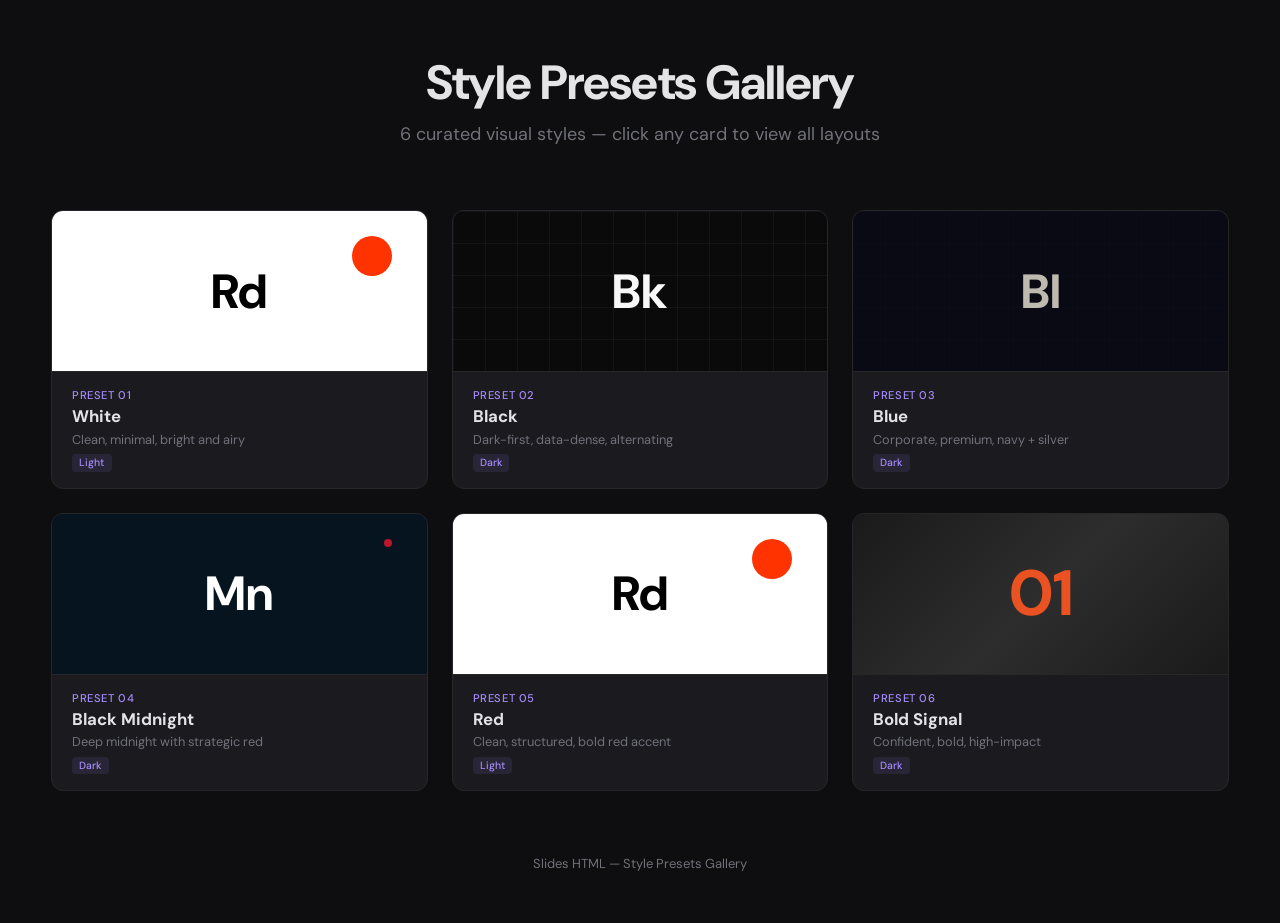
<file: style-samples/index.html>
<!DOCTYPE html>
<html lang="en">
<head>
    <meta charset="UTF-8">
    <meta name="viewport" content="width=device-width, initial-scale=1.0">
    <title>Style Presets Gallery</title>
    <link rel="preconnect" href="https://fonts.googleapis.com">
    <link href="https://fonts.googleapis.com/css2?family=DM+Sans:wght@400;500;700&display=swap" rel="stylesheet">
    <style>
        * { margin: 0; padding: 0; box-sizing: border-box; }

        :root {
            --bg: #0e0e10;
            --card-bg: #1a1a1f;
            --text: #e4e4e7;
            --text-muted: #71717a;
            --accent: #a78bfa;
            --border: #27272a;
        }

        body {
            font-family: 'DM Sans', sans-serif;
            background: var(--bg);
            color: var(--text);
            min-height: 100vh;
            padding: clamp(1.5rem, 4vw, 4rem);
        }

        header {
            text-align: center;
            margin-bottom: clamp(2rem, 5vw, 4rem);
        }
        header h1 {
            font-size: clamp(1.75rem, 4vw, 3rem);
            font-weight: 700;
            letter-spacing: -0.02em;
            margin-bottom: 0.5rem;
        }
        header p {
            color: var(--text-muted);
            font-size: clamp(0.875rem, 1.5vw, 1.125rem);
        }

        .grid {
            display: grid;
            grid-template-columns: repeat(auto-fill, minmax(min(100%, 280px), 1fr));
            gap: clamp(1rem, 2vw, 1.5rem);
            max-width: 1400px;
            margin: 0 auto;
        }

        .card {
            background: var(--card-bg);
            border: 1px solid var(--border);
            border-radius: 12px;
            overflow: hidden;
            transition: transform 0.3s cubic-bezier(0.16, 1, 0.3, 1),
                        box-shadow 0.3s ease,
                        border-color 0.3s ease;
            cursor: pointer;
            text-decoration: none;
            color: inherit;
            display: block;
        }
        .card:hover {
            transform: translateY(-4px);
            box-shadow: 0 12px 40px rgba(0, 0, 0, 0.4);
            border-color: var(--accent);
        }

        .card-preview {
            height: 160px;
            display: flex;
            align-items: center;
            justify-content: center;
            position: relative;
            overflow: hidden;
        }

        .card-info {
            padding: 1rem 1.25rem;
            border-top: 1px solid var(--border);
        }
        .card-number {
            font-size: 0.7rem;
            color: var(--accent);
            font-weight: 500;
            letter-spacing: 0.05em;
            text-transform: uppercase;
            margin-bottom: 0.2rem;
        }
        .card-title {
            font-size: 1.05rem;
            font-weight: 700;
            margin-bottom: 0.2rem;
        }
        .card-vibe {
            font-size: 0.8rem;
            color: var(--text-muted);
        }
        .card-category {
            display: inline-block;
            font-size: 0.65rem;
            padding: 0.15rem 0.45rem;
            border-radius: 4px;
            background: rgba(167, 139, 250, 0.1);
            color: var(--accent);
            margin-top: 0.4rem;
            font-weight: 500;
        }

        /* === PREVIEW BACKGROUNDS === */
        .preview-red {
            background: #ffffff;
            position: relative;
        }
        .preview-red::before {
            content: '';
            position: absolute;
            width: 40px;
            height: 40px;
            background: #ff3300;
            border-radius: 50%;
            top: 25px;
            right: 35px;
        }
        .preview-red::after {
            content: 'Rd';
            font-size: 3rem;
            font-weight: 800;
            color: #000;
        }

        .preview-black {
            background: #0a0a0a;
            background-image:
                linear-gradient(rgba(255,255,255,0.04) 1px, transparent 1px),
                linear-gradient(90deg, rgba(255,255,255,0.04) 1px, transparent 1px);
            background-size: 32px 32px;
        }
        .preview-black::after {
            content: 'Bk';
            font-size: 3rem;
            font-weight: 700;
            color: #f8f8f8;
        }

        .preview-blue {
            background: #0a0a14;
            background-image:
                linear-gradient(rgba(0,44,95,0.08) 1px, transparent 1px),
                linear-gradient(90deg, rgba(0,44,95,0.08) 1px, transparent 1px);
            background-size: 32px 32px;
        }
        .preview-blue::after {
            content: 'Bl';
            font-size: 3rem;
            font-weight: 700;
            color: #BFBAAF;
        }

        .preview-midnight {
            background: #05141F;
            position: relative;
        }
        .preview-midnight::before {
            content: '';
            position: absolute;
            width: 8px;
            height: 8px;
            background: #BB162B;
            border-radius: 50%;
            top: 25px;
            right: 35px;
        }
        .preview-midnight::after {
            content: 'Mn';
            font-size: 3rem;
            font-weight: 700;
            color: #FFFFFF;
        }

        .preview-bold-signal {
            background: linear-gradient(135deg, #1a1a1a 0%, #2d2d2d 50%, #1a1a1a 100%);
        }
        .preview-bold-signal::after {
            content: '01';
            font-family: 'DM Sans', sans-serif;
            font-size: 4rem;
            font-weight: 700;
            color: #FF5722;
            opacity: 0.9;
        }

        footer {
            text-align: center;
            margin-top: clamp(2rem, 5vw, 4rem);
            color: var(--text-muted);
            font-size: 0.8125rem;
        }

        @media (prefers-reduced-motion: reduce) {
            .card { transition: none; }
        }
    </style>
</head>
<body>
    <header>
        <h1>Style Presets Gallery</h1>
        <p>6 curated visual styles — click any card to view all layouts</p>
    </header>

    <div class="grid">
        <a class="card" href="01-white.html">
            <div class="card-preview preview-red"></div>
            <div class="card-info">
                <div class="card-number">Preset 01</div>
                <div class="card-title">White</div>
                <div class="card-vibe">Clean, minimal, bright and airy</div>
                <span class="card-category">Light</span>
            </div>
        </a>

        <a class="card" href="02-black.html">
            <div class="card-preview preview-black"></div>
            <div class="card-info">
                <div class="card-number">Preset 02</div>
                <div class="card-title">Black</div>
                <div class="card-vibe">Dark-first, data-dense, alternating</div>
                <span class="card-category">Dark</span>
            </div>
        </a>

        <a class="card" href="03-blue.html">
            <div class="card-preview preview-blue"></div>
            <div class="card-info">
                <div class="card-number">Preset 03</div>
                <div class="card-title">Blue</div>
                <div class="card-vibe">Corporate, premium, navy + silver</div>
                <span class="card-category">Dark</span>
            </div>
        </a>

        <a class="card" href="04-black-midnight.html">
            <div class="card-preview preview-midnight"></div>
            <div class="card-info">
                <div class="card-number">Preset 04</div>
                <div class="card-title">Black Midnight</div>
                <div class="card-vibe">Deep midnight with strategic red</div>
                <span class="card-category">Dark</span>
            </div>
        </a>

        <a class="card" href="05-red.html">
            <div class="card-preview preview-red"></div>
            <div class="card-info">
                <div class="card-number">Preset 05</div>
                <div class="card-title">Red</div>
                <div class="card-vibe">Clean, structured, bold red accent</div>
                <span class="card-category">Light</span>
            </div>
        </a>

        <a class="card" href="06-bold-signal.html">
            <div class="card-preview preview-bold-signal"></div>
            <div class="card-info">
                <div class="card-number">Preset 06</div>
                <div class="card-title">Bold Signal</div>
                <div class="card-vibe">Confident, bold, high-impact</div>
                <span class="card-category">Dark</span>
            </div>
        </a>
    </div>

    <footer>
        <p>Slides HTML — Style Presets Gallery</p>
    </footer>
</body>
</html>
</file>
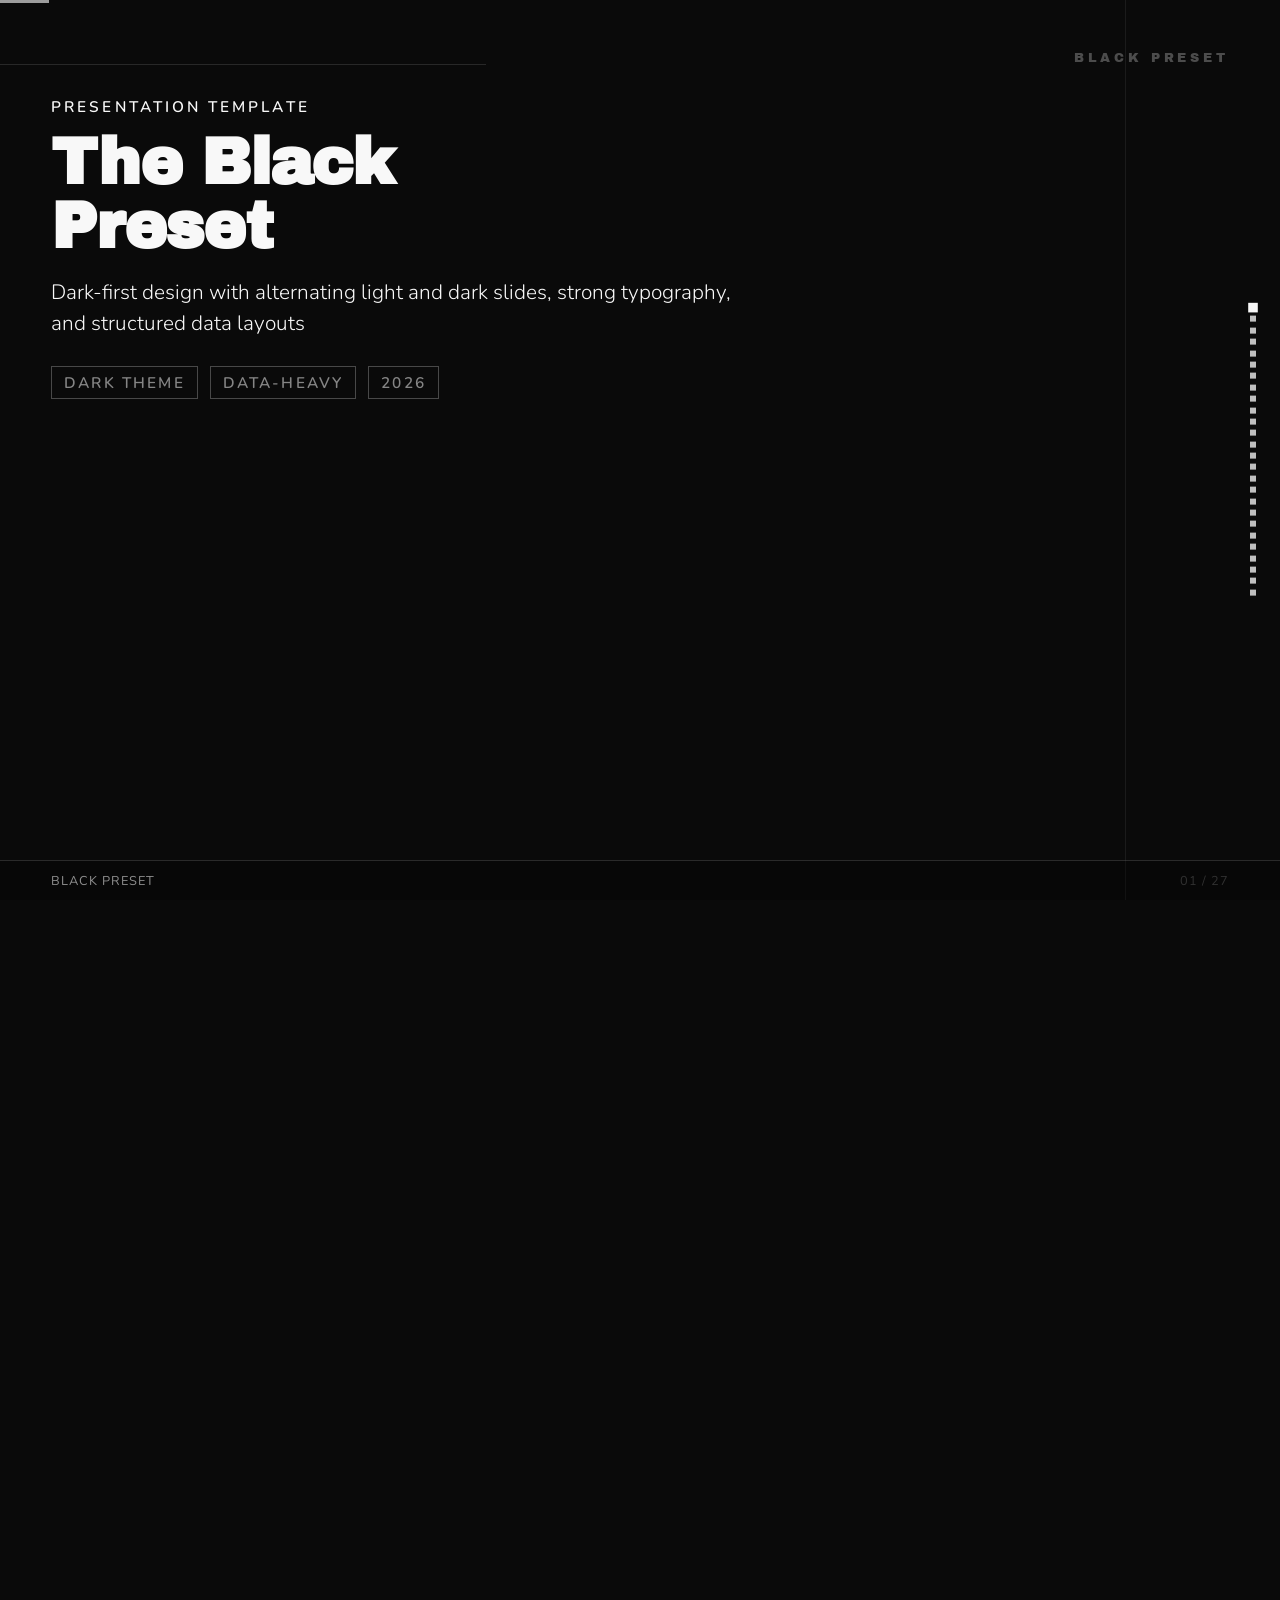
<file: sample-presentation.html>
<!DOCTYPE html>
<html lang="en">
<head>
    <meta charset="UTF-8">
    <meta name="viewport" content="width=device-width, initial-scale=1.0">
    <title>Black - All Layouts</title>

    <!-- Google Fonts: Archivo Black (display) + Nunito (body) -->
    <link rel="preconnect" href="https://fonts.googleapis.com">
    <link rel="preconnect" href="https://fonts.gstatic.com" crossorigin>
    <link href="https://fonts.googleapis.com/css2?family=Archivo+Black&family=Nunito:wght@300;400;600;700&display=swap" rel="stylesheet">

    <style>
        /* ===========================================
           VIEWPORT FITTING: MANDATORY BASE STYLES
           =========================================== */
        html, body {
            height: 100%;
            overflow-x: hidden;
        }
        html {
            scroll-snap-type: y mandatory;
            scroll-behavior: smooth;
        }
        .slide {
            width: 100vw;
            height: 100vh;
            height: 100dvh;
            overflow: hidden;
            scroll-snap-align: start;
            display: flex;
            flex-direction: column;
            position: relative;
        }
        .slide-content {
            flex: 1;
            display: flex;
            flex-direction: column;
            justify-content: flex-start;
            max-height: 100%;
            overflow: hidden;
            padding: var(--slide-padding);
        }
        :root {
            --title-size: clamp(1.5rem, 5vw, 4rem);
            --h2-size: clamp(1.25rem, 3.5vw, 2.5rem);
            --h3-size: clamp(1rem, 2.5vw, 1.75rem);
            --body-size: clamp(0.875rem, 1.5vw, 1.5rem);
            --small-size: clamp(0.75rem, 1.2vw, 1.125rem);
            --slide-padding: clamp(1rem, 4vw, 4rem);
            --content-gap: clamp(0.5rem, 2vw, 2rem);
            --element-gap: clamp(0.25rem, 1vw, 1rem);
        }
        .card, .container, .content-box {
            max-width: min(90vw, 1000px);
            max-height: min(80vh, 700px);
        }
        .feature-list, .bullet-list { gap: clamp(0.4rem, 1vh, 1rem); }
        .feature-list li, .bullet-list li { font-size: var(--body-size); line-height: 1.4; }
        .grid {
            display: grid;
            grid-template-columns: repeat(auto-fit, minmax(min(100%, 250px), 1fr));
            gap: clamp(0.5rem, 1.5vw, 1rem);
        }
        img, .image-container {
            max-width: 100%;
            max-height: min(50vh, 400px);
            object-fit: contain;
        }

        @media (max-height: 700px) {
            :root {
                --slide-padding: clamp(0.75rem, 3vw, 2rem);
                --content-gap: clamp(0.4rem, 1.5vw, 1rem);
                --title-size: clamp(1.25rem, 4.5vw, 2.5rem);
                --h2-size: clamp(1rem, 3vw, 1.75rem);
            }
        }
        @media (max-height: 600px) {
            :root {
                --slide-padding: clamp(0.5rem, 2.5vw, 1.5rem);
                --content-gap: clamp(0.3rem, 1vw, 0.75rem);
                --title-size: clamp(1.1rem, 4vw, 2rem);
                --body-size: clamp(0.8rem, 1.3vw, 1.125rem);
            }
            .nav-dots, .keyboard-hint, .decorative { display: none; }
        }
        @media (max-height: 500px) {
            :root {
                --slide-padding: clamp(0.4rem, 2vw, 1rem);
                --title-size: clamp(1rem, 3.5vw, 1.5rem);
                --h2-size: clamp(0.9rem, 2.5vw, 1.25rem);
                --body-size: clamp(0.75rem, 1.1vw, 1rem);
            }
        }
        @media (max-width: 600px) {
            :root { --title-size: clamp(1.25rem, 7vw, 2.5rem); }
            .grid { grid-template-columns: 1fr; }
        }
        @media (prefers-reduced-motion: reduce) {
            *, *::before, *::after {
                animation-duration: 0.01ms !important;
                transition-duration: 0.2s !important;
            }
            html { scroll-behavior: auto; }
            .donut-segment, .progress-fill {
                transition: none !important;
                stroke-dashoffset: var(--target-offset, 0) !important;
            }
            .bar-fill { transition: none !important; width: var(--bar-width) !important; }
            .funnel-stage { transition: none !important; opacity: 1 !important; transform: none !important; }
            .cycle-step, .cycle-arrow { transition: none !important; opacity: 1 !important; transform: none !important; stroke-dashoffset: 0 !important; }
            .converge-input, .converge-output, .converge-path { transition: none !important; opacity: 1 !important; transform: none !important; stroke-dashoffset: 0 !important; }
            .roadmap-road, .roadmap-centerline { transition: none !important; stroke-dashoffset: 0 !important; }
            .roadmap-milestone { transition: none !important; opacity: 1 !important; transform: none !important; }
            .gantt-bar { transition: none !important; transform: scaleX(1) !important; }
            .zone { transition: none !important; opacity: 1 !important; transform: none !important; }
        }

        /* ===========================================
           BLACK: THEME
           Dark-first, alternating light/dark slides
           =========================================== */
        * { margin: 0; padding: 0; box-sizing: border-box; }

        :root {
            --black: #0a0a0a;
            --white: #f8f8f8;
            --gray-light: #ececec;
            --gray-mid: #c0c0c0;
            --gray-dark: #4a4a4a;
            --text-primary: var(--white);
            --text-secondary: rgba(255, 255, 255, 0.55);
            --bg-primary: var(--black);
            --border-color: rgba(255, 255, 255, 0.1);

            --font-display: 'Archivo Black', sans-serif;
            --font-body: 'Nunito', sans-serif;

            --ease-out-expo: cubic-bezier(0.16, 1, 0.3, 1);
            --dur: 0.55s;
            --label-size: clamp(0.6rem, 1vw, 0.8rem);
            --subtitle-size: clamp(0.85rem, 1.8vw, 1.3rem);
            --code-size: clamp(0.65rem, 1.2vw, 0.95rem);

            /* Chart palette */
            --chart-1: #3b82f6;
            --chart-2: #ef4444;
            --chart-3: #22c55e;
            --chart-4: #f59e0b;
            --chart-5: #8b5cf6;
            --chart-6: #06b6d4;
            --chart-track: rgba(128, 128, 128, 0.15);
        }

        body {
            font-family: var(--font-body);
            background: var(--black);
            color: var(--white);
            -webkit-font-smoothing: antialiased;
        }

        /* ===========================================
           GRID BACKGROUNDS
           =========================================== */
        .grid-bg-dark {
            background-color: var(--black);
            background-image:
                linear-gradient(rgba(255,255,255,0.04) 1px, transparent 1px),
                linear-gradient(90deg, rgba(255,255,255,0.04) 1px, transparent 1px);
            background-size: clamp(40px, 5vw, 64px) clamp(40px, 5vw, 64px);
        }
        .grid-bg-light {
            background-color: var(--white);
            background-image:
                linear-gradient(rgba(0,0,0,0.04) 1px, transparent 1px),
                linear-gradient(90deg, rgba(0,0,0,0.04) 1px, transparent 1px);
            background-size: clamp(40px, 5vw, 64px) clamp(40px, 5vw, 64px);
        }

        /* Dark and light slide variants */
        .slide--dark { background: var(--black); color: var(--white); }
        .slide--light { background: var(--white); color: var(--black); }

        /* ===========================================
           REVEAL ANIMATIONS
           =========================================== */
        .reveal {
            opacity: 0;
            transform: translateY(18px);
            transition: opacity var(--dur) var(--ease-out-expo),
                        transform var(--dur) var(--ease-out-expo);
        }
        .slide.visible .reveal {
            opacity: 1;
            transform: translateY(0);
        }
        .slide.visible .reveal:nth-child(1) { transition-delay: 0.05s; }
        .slide.visible .reveal:nth-child(2) { transition-delay: 0.13s; }
        .slide.visible .reveal:nth-child(3) { transition-delay: 0.21s; }
        .slide.visible .reveal:nth-child(4) { transition-delay: 0.29s; }
        .slide.visible .reveal:nth-child(5) { transition-delay: 0.37s; }
        .slide.visible .reveal:nth-child(6) { transition-delay: 0.45s; }

        /* ===========================================
           SLIDE HEADER — top border + title
           =========================================== */
        .slide-header {
            border-top: 3px solid currentColor;
            padding-top: clamp(0.4rem, 1vh, 0.75rem);
            margin-bottom: clamp(0.75rem, 2vh, 1.25rem);
        }
        .slide-header h2 {
            font-family: var(--font-display);
            font-size: var(--h2-size);
            line-height: 1.1;
        }
        .slide-header .slide-subtitle {
            font-family: var(--font-body);
            font-size: clamp(0.75rem, 1.3vw, 1.1rem);
            font-weight: 300;
            color: rgba(0, 0, 0, 0.45);
            line-height: 1.4;
            margin-top: clamp(0.2rem, 0.5vh, 0.4rem);
            display: -webkit-box;
            -webkit-line-clamp: 2;
            -webkit-box-orient: vertical;
            overflow: hidden;
        }
        .slide--dark .slide-header .slide-subtitle {
            color: rgba(255, 255, 255, 0.4);
        }

        /* Section title — top-right */
        .section-title {
            position: absolute;
            top: var(--slide-padding);
            right: var(--slide-padding);
            font-family: var(--font-body);
            font-size: var(--label-size);
            letter-spacing: 0.2em;
            text-transform: uppercase;
            color: rgba(255, 255, 255, 0.3);
            opacity: 0;
            transition: opacity 0.3s ease 0.15s;
        }
        .slide.visible .section-title { opacity: 1; }
        .slide--light .section-title { color: rgba(0, 0, 0, 0.3); }

        /* Slide number — bottom footer */
        .slide-num-label {
            font-size: var(--label-size);
            opacity: 0.3;
            letter-spacing: 0.15em;
            font-family: var(--font-display);
        }

        /* ===========================================
           BOTTOM RULE — footer bar
           =========================================== */
        .bottom-rule {
            position: absolute;
            bottom: 0;
            left: 0;
            right: 0;
            height: clamp(32px, 5vh, 40px);
            display: flex;
            align-items: center;
            justify-content: space-between;
            padding: 0 var(--slide-padding);
            border-top: 1px solid rgba(255, 255, 255, 0.14);
            background: rgba(0, 0, 0, 0.35);
            opacity: 0;
            transition: opacity 0.3s ease 0.25s;
        }
        .slide.visible .bottom-rule { opacity: 1; }
        .bottom-rule span {
            font-family: var(--font-body);
            font-size: var(--label-size);
            letter-spacing: 0.08em;
            text-transform: uppercase;
            color: rgba(255, 255, 255, 0.55);
        }
        /* Light slide footer */
        .slide--light .bottom-rule {
            border-top-color: rgba(0, 0, 0, 0.12);
            background: rgba(255, 255, 255, 0.8);
        }
        .slide--light .bottom-rule span { color: rgba(0, 0, 0, 0.5); }

        /* ===========================================
           CALLOUT — left-bordered quote block
           =========================================== */
        .callout {
            border-left: 4px solid currentColor;
            padding: clamp(0.5rem, 1.2vw, 0.75rem) clamp(0.75rem, 1.5vw, 1rem);
            margin-top: clamp(0.5rem, 1.5vh, 1rem);
            opacity: 0.85;
        }
        .callout p {
            font-size: var(--body-size);
            font-style: italic;
            line-height: 1.5;
        }
        .callout--faint { border-left-color: rgba(255, 255, 255, 0.35); }

        /* ===========================================
           1. TITLE SLIDE — dark, dramatic
           =========================================== */
        .slide.title-slide {
            background: var(--black);
            color: var(--white);
        }

        .title-slide .slide-content {
            justify-content: flex-start;
            padding-top: clamp(4rem, 12vh, 6rem);
        }

        .title-overline {
            font-size: var(--small-size);
            font-weight: 600;
            letter-spacing: 0.2em;
            text-transform: uppercase;
            opacity: 0.45;
            margin-bottom: clamp(0.5rem, 1.5vh, 1.25rem);
        }

        .title-slide h1 {
            font-family: var(--font-display);
            font-size: var(--title-size);
            line-height: 1.0;
            letter-spacing: -0.02em;
            margin-bottom: clamp(0.75rem, 2vh, 1.5rem);
        }

        .title-sub {
            font-size: var(--subtitle-size);
            opacity: 0.55;
            font-weight: 300;
            max-width: 58%;
            line-height: 1.5;
        }

        .title-tags {
            display: flex;
            gap: clamp(0.5rem, 1vw, 0.75rem);
            margin-top: clamp(1rem, 3vh, 2rem);
            flex-wrap: wrap;
        }
        .title-tag {
            font-size: var(--small-size);
            font-weight: 600;
            letter-spacing: 0.14em;
            text-transform: uppercase;
            padding: clamp(3px, 0.5vw, 5px) clamp(8px, 1vw, 12px);
            border: 1px solid rgba(255, 255, 255, 0.25);
            color: rgba(255, 255, 255, 0.5);
        }

        /* Title decorative lines */
        .title-vline {
            position: absolute;
            top: 0;
            right: clamp(6rem, 12vw, 10rem);
            width: 1px;
            height: 100%;
            background: rgba(255, 255, 255, 0.07);
        }
        .title-hline {
            position: absolute;
            top: clamp(2.5rem, 8vh, 4rem);
            left: 0;
            width: 38%;
            height: 1px;
            background: rgba(255, 255, 255, 0.12);
        }
        .title-year {
            position: absolute;
            top: var(--slide-padding);
            right: var(--slide-padding);
            font-family: var(--font-display);
            font-size: var(--label-size);
            letter-spacing: 0.3em;
            opacity: 0.28;
        }

        /* ===========================================
           2. CONTENT SLIDE — light variant with table
           =========================================== */
        .slide.content-slide {
            background: var(--white);
            color: var(--black);
        }

        .content-slide .slide-content {
            gap: var(--content-gap);
            padding-top: clamp(2rem, 4vh, 3rem);
            padding-bottom: clamp(2.5rem, 5vh, 3.5rem);
        }

        /* Feature table — two-column key/value rows */
        .ftable {
            display: flex;
            flex-direction: column;
        }
        .frow {
            display: grid;
            gap: clamp(0.5rem, 1.5vw, 1rem);
            padding: clamp(0.4rem, 1vh, 0.6rem) clamp(0.5rem, 1.2vw, 0.9rem);
            border-bottom: 1px solid var(--gray-light);
            align-items: start;
        }
        .slide--dark .frow { border-bottom-color: rgba(255, 255, 255, 0.1); }
        .frow:last-child { border-bottom: none; }
        .frow.two { grid-template-columns: 1fr 2fr; }
        .frow.hdr { border-bottom: 2px solid currentColor; padding-bottom: clamp(3px, 0.5vh, 6px); }
        .fkey {
            font-family: var(--font-display);
            font-size: var(--body-size);
            line-height: 1.35;
        }
        .fval {
            font-size: var(--body-size);
            line-height: 1.5;
            opacity: 0.8;
        }
        .fhdr {
            font-size: var(--small-size);
            font-weight: 700;
            letter-spacing: 0.15em;
            text-transform: uppercase;
            opacity: 0.4;
        }

        /* ===========================================
           3. FEATURE GRID SLIDE — 2-column property grid
           =========================================== */
        .slide.grid-slide {
        }

        .grid-slide .slide-content {
            gap: var(--content-gap);
            padding-top: clamp(2rem, 4vh, 3rem);
            padding-bottom: clamp(2.5rem, 5vh, 3.5rem);
        }

        .prop-grid {
            display: grid;
            grid-template-columns: 1fr 1fr;
            gap: clamp(0.4rem, 1vh, 0.65rem);
            margin-bottom: clamp(0.5rem, 1.5vh, 1rem);
        }
        .prop-item {
            padding: clamp(0.6rem, 1.5vh, 1rem) clamp(0.75rem, 1.5vw, 1rem);
            border: 1px solid var(--gray-light);
        }
        .slide--dark .prop-item { border-color: rgba(255, 255, 255, 0.1); }
        .prop-item.full { grid-column: 1 / -1; }
        .prop-name {
            font-family: var(--font-display);
            font-size: var(--body-size);
            margin-bottom: clamp(2px, 0.3vh, 4px);
        }
        .prop-desc {
            font-size: var(--small-size);
            opacity: 0.62;
            line-height: 1.4;
        }

        @media (max-width: 600px) {
            .prop-grid { grid-template-columns: 1fr; }
        }

        /* ===========================================
           4. CODE SLIDE — dark with bordered container
           =========================================== */
        .slide.code-slide {
            background: var(--black);
            color: var(--white);
        }

        .code-slide .slide-content {
            gap: var(--content-gap);
            padding-top: clamp(2rem, 4vh, 3rem);
            padding-bottom: clamp(2.5rem, 5vh, 3.5rem);
        }

        .code-container {
            border: 1px solid rgba(255, 255, 255, 0.15);
            background: rgba(255, 255, 255, 0.03);
        }

        .code-tab-bar {
            display: flex;
            border-bottom: 1px solid rgba(255, 255, 255, 0.15);
        }

        .code-tab {
            padding: clamp(0.3rem, 0.8vw, 0.6rem) clamp(0.75rem, 2vw, 1.5rem);
            font-family: var(--font-display);
            font-size: var(--small-size);
            letter-spacing: 0.1em;
            text-transform: uppercase;
            border-right: 1px solid rgba(255, 255, 255, 0.1);
            color: rgba(255, 255, 255, 0.45);
        }
        .code-tab.active {
            background: rgba(255, 255, 255, 0.08);
            color: var(--white);
        }

        .code-container pre {
            padding: clamp(0.75rem, 2vw, 1.5rem);
            font-family: 'SF Mono', 'Fira Code', 'Courier New', monospace;
            font-size: var(--code-size);
            line-height: 1.7;
            overflow-x: auto;
            color: rgba(255, 255, 255, 0.85);
        }

        .code-container .kw { color: #93c5fd; font-weight: 600; }
        .code-container .str { color: #86efac; }
        .code-container .fn { color: #c4b5fd; }
        .code-container .cm { color: rgba(255,255,255,0.3); font-style: italic; }
        .code-container .num { color: #fbbf24; }

        /* ===========================================
           5. QUOTE SLIDE — dark, centered
           =========================================== */
        .slide.quote-slide {
            background: var(--black);
            color: var(--white);
        }

        .quote-slide .slide-content {
            justify-content: center;
            padding-left: clamp(3rem, 10vw, 10rem);
            padding-right: clamp(3rem, 10vw, 10rem);
        }

        .quote-slide blockquote {
            font-family: var(--font-display);
            font-size: clamp(1.25rem, 3.5vw, 2.75rem);
            line-height: 1.2;
            letter-spacing: -0.02em;
            max-width: 20ch;
        }

        .quote-slide .attribution {
            font-family: var(--font-body);
            font-size: var(--body-size);
            color: rgba(255, 255, 255, 0.35);
            margin-top: clamp(1rem, 2.5vw, 2rem);
            letter-spacing: 0.1em;
            text-transform: uppercase;
        }

        /* Quote decorative line */
        .quote-vline {
            position: absolute;
            top: 0;
            right: clamp(5rem, 15vw, 12rem);
            width: 1px;
            height: 100%;
            background: rgba(255, 255, 255, 0.06);
        }

        /* ===========================================
           6. IMAGE SLIDE — light variant
           =========================================== */
        .slide.image-slide {
            background: var(--white);
            color: var(--black);
        }

        .image-slide .slide-content {
            display: grid;
            grid-template-columns: 1fr 1fr;
            gap: clamp(2rem, 5vw, 5rem);
            align-items: start;
            padding-top: clamp(2rem, 4vh, 3rem);
            padding-bottom: clamp(2.5rem, 5vh, 3.5rem);
        }

        .image-slide .image-desc {
            font-size: var(--body-size);
            color: var(--gray-dark);
            line-height: 1.6;
            margin-top: clamp(0.5rem, 1.5vw, 1rem);
        }

        .image-placeholder {
            aspect-ratio: 4/3;
            max-height: min(50vh, 400px);
            border: 1px solid var(--gray-mid);
            display: flex;
            flex-direction: column;
            align-items: center;
            justify-content: center;
            gap: clamp(0.3rem, 1vw, 0.75rem);
        }

        .image-placeholder .ph-icon {
            font-size: clamp(2rem, 4vw, 3.5rem);
            color: var(--gray-mid);
        }
        .image-placeholder .ph-text {
            font-size: var(--small-size);
            color: var(--gray-dark);
            letter-spacing: 0.15em;
            text-transform: uppercase;
        }

        @media (max-width: 600px) {
            .image-slide .slide-content {
                grid-template-columns: 1fr;
                gap: var(--content-gap);
            }
        }

        /* ===========================================
           STEP LIST — numbered steps (dark slides)
           =========================================== */
        .step-list {
            display: flex;
            flex-direction: column;
            gap: clamp(0.3rem, 0.8vh, 0.5rem);
        }
        .step-item {
            display: flex;
            align-items: flex-start;
            gap: clamp(0.5rem, 1.5vw, 1rem);
            padding: clamp(0.4rem, 1vh, 0.65rem) clamp(0.5rem, 1.2vw, 0.9rem);
            border: 1px solid rgba(255, 255, 255, 0.1);
        }
        .slide--light .step-item { border-color: var(--gray-light); }
        .step-num {
            font-family: var(--font-display);
            font-size: clamp(1.25rem, 2.5vw, 1.75rem);
            opacity: 0.2;
            line-height: 1;
            flex-shrink: 0;
            min-width: clamp(24px, 3vw, 32px);
        }
        .step-text {
            font-size: var(--body-size);
            line-height: 1.5;
        }

        /* ===========================================
           NAV DOTS
           =========================================== */
        .nav-dots {
            position: fixed;
            right: clamp(0.75rem, 2vw, 1.5rem);
            top: 50%;
            transform: translateY(-50%);
            display: flex;
            flex-direction: column;
            gap: clamp(5px, 0.6vh, 7px);
            z-index: 100;
        }
        .nav-dot {
            width: clamp(5px, 0.6vw, 6px);
            height: clamp(5px, 0.6vw, 6px);
            background: var(--gray-mid);
            border: none;
            cursor: pointer;
            transition: all 0.25s;
            padding: 0;
        }
        .nav-dot.active {
            background: var(--white);
            transform: scale(1.6);
        }
        .dots-light .nav-dot { background: rgba(0, 0, 0, 0.2); }
        .dots-light .nav-dot.active { background: var(--black); }

        .progress-bar {
            position: fixed;
            top: 0;
            left: 0;
            height: 3px;
            background: rgba(255, 255, 255, 0.6);
            z-index: 100;
            transition: width 0.3s ease;
        }

        /* ===========================================
           7. SECTION DIVIDER — dark, dramatic
           =========================================== */
        .slide.section-divider {
            background: var(--black);
            color: var(--white);
        }
        .section-divider .slide-content {
            justify-content: center;
            align-items: flex-start;
            padding-left: clamp(3rem, 8vw, 8rem);
        }
        .section-divider .divider-number {
            font-family: var(--font-display);
            font-size: clamp(5rem, 15vw, 14rem);
            line-height: 1;
            color: rgba(255, 255, 255, 0.06);
            position: absolute;
            right: clamp(2rem, 6vw, 6rem);
            top: 50%;
            transform: translateY(-50%);
            user-select: none;
        }
        .section-divider .divider-title {
            font-family: var(--font-display);
            font-size: clamp(1.75rem, 5vw, 4rem);
            line-height: 1.1;
            letter-spacing: -0.02em;
            position: relative;
            z-index: 1;
        }
        .section-divider .divider-subtitle {
            font-family: var(--font-body);
            font-size: var(--subtitle-size);
            font-weight: 300;
            color: rgba(255, 255, 255, 0.4);
            margin-top: clamp(0.5rem, 1.5vh, 1rem);
            max-width: 50%;
            line-height: 1.5;
            position: relative;
            z-index: 1;
        }

        /* ===========================================
           8. AGENDA / TOC — light
           =========================================== */
        .slide.agenda-slide {
            background: var(--white);
            color: var(--black);
        }
        .agenda-slide .slide-content {
            gap: var(--content-gap);
            padding-top: clamp(2rem, 4vh, 3rem);
            padding-bottom: clamp(2.5rem, 5vh, 3.5rem);
        }
        .agenda-list {
            display: flex;
            flex-direction: column;
            gap: clamp(0.3rem, 0.7vh, 0.5rem);
        }
        .agenda-item {
            display: flex;
            align-items: center;
            gap: clamp(0.75rem, 2vw, 1.25rem);
            padding: clamp(0.6rem, 1.2vh, 0.85rem) clamp(0.75rem, 1.5vw, 1rem);
            border: 1px solid var(--gray-light);
            transition: background 0.25s, color 0.25s;
        }
        .agenda-item.active {
            background: var(--black);
            color: var(--white);
            border-color: var(--black);
        }
        .agenda-num {
            font-family: var(--font-display);
            font-size: var(--h3-size);
            opacity: 0.2;
            flex-shrink: 0;
            min-width: clamp(28px, 3vw, 36px);
        }
        .agenda-item.active .agenda-num { opacity: 0.5; }
        .agenda-label {
            font-family: var(--font-display);
            font-size: var(--body-size);
        }
        .agenda-desc {
            font-size: var(--small-size);
            opacity: 0.55;
            margin-left: auto;
            text-align: right;
            max-width: 40%;
            line-height: 1.4;
        }
        .agenda-item.active .agenda-desc { opacity: 0.6; }

        /* ===========================================
           9. TIMELINE / ROADMAP — light
           =========================================== */
        .slide.timeline-slide {
            background: var(--white);
            color: var(--black);
        }
        .timeline-slide .slide-content {
            gap: var(--content-gap);
            padding-top: clamp(2rem, 4vh, 3rem);
            padding-bottom: clamp(2.5rem, 5vh, 3.5rem);
        }
        .timeline-track {
            display: flex;
            align-items: flex-start;
            gap: 0;
            position: relative;
            margin-top: clamp(1rem, 3vh, 2rem);
        }
        .timeline-track::before {
            content: '';
            position: absolute;
            top: clamp(10px, 1.5vw, 14px);
            left: clamp(10px, 1.5vw, 14px);
            right: clamp(10px, 1.5vw, 14px);
            height: 2px;
            background: var(--gray-light);
        }
        .timeline-item {
            flex: 1;
            display: flex;
            flex-direction: column;
            align-items: center;
            text-align: center;
            position: relative;
            padding: 0 clamp(0.25rem, 0.5vw, 0.5rem);
        }
        .timeline-dot {
            width: clamp(10px, 1.5vw, 14px);
            height: clamp(10px, 1.5vw, 14px);
            border: 2px solid var(--gray-mid);
            background: var(--white);
            flex-shrink: 0;
            position: relative;
            z-index: 1;
        }
        .timeline-item.active .timeline-dot {
            background: var(--black);
            border-color: var(--black);
        }
        .timeline-date {
            font-family: var(--font-display);
            font-size: var(--label-size);
            letter-spacing: 0.15em;
            text-transform: uppercase;
            margin-top: clamp(0.5rem, 1vh, 0.75rem);
            opacity: 0.45;
        }
        .timeline-title {
            font-family: var(--font-display);
            font-size: var(--body-size);
            margin-top: clamp(0.3rem, 0.6vh, 0.5rem);
        }
        .timeline-desc {
            font-size: var(--small-size);
            opacity: 0.55;
            line-height: 1.4;
            margin-top: clamp(0.2rem, 0.4vh, 0.35rem);
        }
        .timeline-item.active .timeline-date { opacity: 0.7; }
        .timeline-item.active .timeline-title { color: var(--black); }

        @media (max-width: 600px) {
            .timeline-track { flex-direction: column; gap: clamp(0.5rem, 1vh, 0.75rem); }
            .timeline-track::before { display: none; }
            .timeline-item { flex-direction: row; text-align: left; gap: clamp(0.5rem, 1vw, 0.75rem); }
        }

        /* ===========================================
           10. COMPARISON — light, two columns
           =========================================== */
        .slide.comparison-slide {
            background: var(--white);
            color: var(--black);
        }
        .comparison-slide .slide-content {
            gap: var(--content-gap);
            padding-top: clamp(2rem, 4vh, 3rem);
            padding-bottom: clamp(2.5rem, 5vh, 3.5rem);
        }
        .comparison-grid {
            display: grid;
            grid-template-columns: 1fr 1fr;
            gap: clamp(1rem, 2.5vw, 2rem);
        }
        .comparison-col {}
        .comparison-col-header {
            font-family: var(--font-display);
            font-size: var(--body-size);
            padding: clamp(0.5rem, 1vh, 0.75rem) clamp(0.75rem, 1.5vw, 1rem);
            margin-bottom: clamp(0.4rem, 0.8vh, 0.6rem);
        }
        .comparison-col:first-child .comparison-col-header {
            background: var(--black);
            color: var(--white);
        }
        .comparison-col:last-child .comparison-col-header {
            border: 1px solid var(--black);
        }
        .comparison-list {
            list-style: none;
            display: flex;
            flex-direction: column;
            gap: clamp(0.2rem, 0.5vh, 0.35rem);
        }
        .comparison-list li {
            font-size: var(--body-size);
            line-height: 1.5;
            padding: clamp(0.35rem, 0.8vh, 0.5rem) clamp(0.75rem, 1.5vw, 1rem);
            border-bottom: 1px solid var(--gray-light);
        }
        .comparison-list li:last-child { border-bottom: none; }

        @media (max-width: 600px) {
            .comparison-grid { grid-template-columns: 1fr; }
        }

        /* ===========================================
           11. TABLE / MATRIX — light
           =========================================== */
        .slide.table-slide {
            background: var(--white);
            color: var(--black);
        }
        .table-slide .slide-content {
            gap: var(--content-gap);
            padding-top: clamp(2rem, 4vh, 3rem);
            padding-bottom: clamp(2.5rem, 5vh, 3.5rem);
        }
        .data-table {
            width: 100%;
            border-collapse: collapse;
        }
        .data-table th,
        .data-table td {
            padding: clamp(0.4rem, 0.8vh, 0.6rem) clamp(0.5rem, 1.2vw, 0.9rem);
            text-align: left;
            border: 1px solid var(--gray-light);
            font-size: var(--body-size);
            line-height: 1.4;
        }
        .data-table thead th {
            background: rgba(0, 0, 0, 0.06);
            font-family: var(--font-display);
            font-weight: normal;
        }
        .data-table tbody td:first-child {
            background: rgba(0, 0, 0, 0.04);
            font-family: var(--font-display);
            font-weight: normal;
        }
        /* Dark variant overrides */
        .slide--dark .data-table th,
        .slide--dark .data-table td {
            border-color: rgba(255, 255, 255, 0.1);
        }
        .slide--dark .data-table thead th {
            background: rgba(255, 255, 255, 0.08);
        }
        .slide--dark .data-table tbody td:first-child {
            background: rgba(255, 255, 255, 0.05);
        }

        /* ===========================================
           12. STAT HIGHLIGHT — dark, dramatic
           =========================================== */
        .slide.stat-slide {
            background: var(--black);
            color: var(--white);
        }
        .stat-slide .slide-content {
            justify-content: center;
            align-items: center;
        }
        .stat-row {
            display: flex;
            gap: clamp(2rem, 6vw, 6rem);
            align-items: flex-end;
            justify-content: center;
        }
        .stat-item {
            display: flex;
            flex-direction: column;
            align-items: center;
            text-align: center;
        }
        .stat-number {
            font-family: var(--font-display);
            font-size: clamp(2.5rem, 8vw, 5rem);
            line-height: 1;
            letter-spacing: -0.03em;
        }
        .stat-label {
            font-family: var(--font-body);
            font-size: var(--small-size);
            font-weight: 300;
            color: rgba(255, 255, 255, 0.4);
            margin-top: clamp(0.3rem, 0.8vh, 0.6rem);
            letter-spacing: 0.12em;
            text-transform: uppercase;
        }
        .stat-context {
            font-family: var(--font-body);
            font-size: var(--small-size);
            color: rgba(255, 255, 255, 0.3);
            margin-top: clamp(1.5rem, 3vh, 2.5rem);
            text-align: center;
            line-height: 1.5;
        }

        @media (max-width: 600px) {
            .stat-row { flex-direction: column; align-items: center; gap: clamp(1.5rem, 4vh, 2.5rem); }
        }

        /* ===========================================
           13. PROCESS / FLOW — light
           =========================================== */
        .slide.process-slide {
            background: var(--white);
            color: var(--black);
        }
        .process-slide .slide-content {
            gap: var(--content-gap);
            padding-top: clamp(2rem, 4vh, 3rem);
            padding-bottom: clamp(2.5rem, 5vh, 3.5rem);
        }
        .process-track {
            display: flex;
            align-items: stretch;
            gap: 0;
            margin-top: clamp(0.5rem, 1.5vh, 1rem);
        }
        .process-step {
            flex: 1;
            display: flex;
            flex-direction: column;
            padding: clamp(0.6rem, 1.2vh, 0.9rem) clamp(0.6rem, 1.2vw, 0.9rem);
            border: 1px solid var(--gray-light);
            position: relative;
        }
        .process-step + .process-step { border-left: none; }
        .process-step.active {
            background: var(--black);
            color: var(--white);
            border-color: var(--black);
        }
        .process-arrow {
            display: flex;
            align-items: center;
            justify-content: center;
            font-size: clamp(1rem, 2vw, 1.5rem);
            color: var(--gray-mid);
            flex-shrink: 0;
            width: clamp(1.5rem, 3vw, 2.5rem);
        }
        .process-step-num {
            font-family: var(--font-display);
            font-size: var(--label-size);
            opacity: 0.25;
            letter-spacing: 0.15em;
            margin-bottom: clamp(0.2rem, 0.4vh, 0.35rem);
        }
        .process-step.active .process-step-num { opacity: 0.5; }
        .process-step-title {
            font-family: var(--font-display);
            font-size: var(--body-size);
            margin-bottom: clamp(0.15rem, 0.3vh, 0.25rem);
        }
        .process-step-desc {
            font-size: var(--small-size);
            opacity: 0.55;
            line-height: 1.4;
        }
        .process-step.active .process-step-desc { opacity: 0.65; }

        @media (max-width: 600px) {
            .process-track { flex-direction: column; }
            .process-step + .process-step { border-left: 1px solid var(--gray-light); border-top: none; }
            .process-arrow { transform: rotate(90deg); width: auto; height: clamp(1.5rem, 3vw, 2rem); }
        }

        /* ===========================================
           14. CLOSING / Q&A — dark, centered
           =========================================== */
        .slide.closing-slide {
            background: var(--black);
            color: var(--white);
        }
        .closing-slide .slide-content {
            justify-content: center;
            align-items: center;
            text-align: center;
        }
        .closing-slide .closing-title {
            font-family: var(--font-display);
            font-size: clamp(2.5rem, 8vw, 6rem);
            line-height: 1;
            letter-spacing: -0.02em;
        }
        .closing-slide .closing-subtitle {
            font-family: var(--font-body);
            font-size: var(--subtitle-size);
            font-weight: 300;
            color: rgba(255, 255, 255, 0.4);
            margin-top: clamp(0.5rem, 1.5vh, 1rem);
            line-height: 1.5;
        }
        .closing-contact {
            display: flex;
            gap: clamp(1rem, 3vw, 2.5rem);
            margin-top: clamp(2rem, 5vh, 3.5rem);
        }
        .closing-contact-item {
            padding: clamp(0.5rem, 1vh, 0.75rem) clamp(1rem, 2vw, 1.5rem);
            border: 1px solid rgba(255, 255, 255, 0.12);
            display: flex;
            flex-direction: column;
            align-items: center;
            gap: clamp(0.15rem, 0.4vh, 0.3rem);
        }
        .closing-contact-label {
            font-family: var(--font-body);
            font-size: var(--label-size);
            letter-spacing: 0.15em;
            text-transform: uppercase;
            color: rgba(255, 255, 255, 0.35);
        }
        .closing-contact-value {
            font-family: var(--font-body);
            font-size: var(--small-size);
            font-weight: 600;
            color: rgba(255, 255, 255, 0.8);
        }
        @media (max-width: 600px) {
            .closing-contact { flex-direction: column; gap: clamp(0.5rem, 1.5vh, 1rem); }
        }

        /* ===========================================
           CHART: DONUT
           =========================================== */
        .donut-chart {
            display: flex;
            align-items: center;
            gap: clamp(1.5rem, 3vw, 3rem);
        }
        .donut-svg { flex: 0 0 auto; max-width: min(50%, 280px); }
        .donut-svg svg { width: 100%; height: auto; transform: rotate(-90deg); }
        .donut-segment {
            transition: stroke-dashoffset 1s var(--ease-out-expo);
            stroke-dashoffset: 502.65;
        }
        .slide.visible .donut-segment { stroke-dashoffset: var(--target-offset, 0); }
        .donut-segment:nth-child(2) { transition-delay: 0.15s; }
        .donut-segment:nth-child(3) { transition-delay: 0.3s; }
        .donut-segment:nth-child(4) { transition-delay: 0.45s; }
        .donut-segment:nth-child(5) { transition-delay: 0.6s; }
        .donut-segment:nth-child(6) { transition-delay: 0.75s; }
        .donut-center {
            font-family: var(--font-display);
            font-size: 2rem;
            font-weight: 800;
            fill: var(--text-primary);
            transform: rotate(90deg);
            transform-origin: center;
        }
        .donut-legend {
            display: flex;
            flex-direction: column;
            gap: clamp(0.5rem, 1vw, 1rem);
        }
        .donut-legend-item {
            display: flex;
            align-items: center;
            gap: clamp(0.5rem, 1vw, 0.75rem);
            font-size: var(--body-size);
        }
        .donut-legend-item span:last-child {
            margin-left: auto;
            font-family: var(--font-display);
            font-weight: 800;
        }
        .donut-swatch {
            width: clamp(12px, 1.5vw, 18px);
            height: clamp(12px, 1.5vw, 18px);
            border-radius: 2px;
            flex-shrink: 0;
        }
        @media (max-width: 600px) {
            .donut-chart { flex-direction: column; }
            .donut-svg { max-width: min(60%, 200px); }
        }

        /* ===========================================
           CHART: BAR
           =========================================== */
        .bar-chart {
            display: flex;
            flex-direction: column;
            gap: clamp(0.5rem, 1.2vw, 1rem);
            width: 100%;
        }
        .bar-row {
            display: flex;
            align-items: center;
            gap: clamp(0.5rem, 1vw, 1rem);
        }
        .bar-label {
            flex: 0 0 clamp(80px, 15vw, 160px);
            font-size: var(--body-size);
            text-align: right;
            white-space: nowrap;
            overflow: hidden;
            text-overflow: ellipsis;
        }
        .bar-track {
            flex: 1;
            height: clamp(20px, 3vw, 36px);
            background: var(--chart-track);
            border-radius: 2px;
            overflow: hidden;
        }
        .bar-fill {
            height: 100%;
            width: 0;
            background: var(--chart-1);
            border-radius: 2px;
            transition: width 0.8s var(--ease-out-expo);
        }
        .slide.visible .bar-fill { width: var(--bar-width); }
        .bar-row:nth-child(2) .bar-fill { transition-delay: 0.1s; }
        .bar-row:nth-child(3) .bar-fill { transition-delay: 0.2s; }
        .bar-row:nth-child(4) .bar-fill { transition-delay: 0.3s; }
        .bar-row:nth-child(5) .bar-fill { transition-delay: 0.4s; }
        .bar-row:nth-child(6) .bar-fill { transition-delay: 0.5s; }
        .bar-row:nth-child(7) .bar-fill { transition-delay: 0.6s; }
        .bar-row:nth-child(8) .bar-fill { transition-delay: 0.7s; }
        .bar-value {
            flex: 0 0 clamp(40px, 6vw, 70px);
            font-family: var(--font-display);
            font-weight: 800;
            font-size: var(--body-size);
        }

        /* ===========================================
           CHART: PROGRESS RINGS
           =========================================== */
        .chart-progress-slide.slide--dark { background: var(--black); color: var(--white); }
        .progress-rings {
            display: flex;
            justify-content: center;
            gap: clamp(1.5rem, 4vw, 4rem);
            flex-wrap: wrap;
        }
        .progress-ring-item {
            display: flex;
            flex-direction: column;
            align-items: center;
            gap: clamp(0.5rem, 1vw, 1rem);
        }
        .progress-ring-svg {
            width: clamp(100px, 18vw, 180px);
            height: auto;
        }
        .progress-ring-svg svg {
            width: 100%;
            height: auto;
            transform: rotate(-90deg);
        }
        .progress-fill {
            transition: stroke-dashoffset 1.2s var(--ease-out-expo);
            stroke-dashoffset: 502.65;
        }
        .slide.visible .progress-fill { stroke-dashoffset: var(--target-offset, 0); }
        .progress-ring-item:nth-child(2) .progress-fill { transition-delay: 0.2s; }
        .progress-ring-item:nth-child(3) .progress-fill { transition-delay: 0.4s; }
        .progress-ring-item:nth-child(4) .progress-fill { transition-delay: 0.6s; }
        .progress-value {
            font-family: var(--font-display);
            font-size: 2.2rem;
            font-weight: 800;
            fill: var(--white);
            transform: rotate(90deg);
            transform-origin: center;
        }
        .progress-label {
            font-size: clamp(0.65rem, 1.2vw, 0.9rem);
            text-transform: uppercase;
            letter-spacing: 0.08em;
            opacity: 0.6;
            text-align: center;
        }
        .chart-progress-slide.slide--dark .progress-value { fill: var(--white); }
        .chart-progress-slide.slide--dark .progress-label { color: var(--gray-mid); }

        /* ===========================================
           CHART: FUNNEL
           =========================================== */
        .funnel-chart {
            max-width: min(80%, 500px);
            margin: 0 auto;
        }
        .funnel-chart svg { width: 100%; height: auto; }
        .funnel-stage {
            opacity: 0;
            transform: translateY(20px);
            transition: opacity 0.6s var(--ease-out-expo),
                        transform 0.6s var(--ease-out-expo);
        }
        .slide.visible .funnel-stage {
            opacity: 1;
            transform: translateY(0);
        }
        .slide.visible .funnel-stage:nth-child(2) { transition-delay: 0.15s; }
        .slide.visible .funnel-stage:nth-child(3) { transition-delay: 0.3s; }
        .slide.visible .funnel-stage:nth-child(4) { transition-delay: 0.45s; }
        .slide.visible .funnel-stage:nth-child(5) { transition-delay: 0.6s; }
        .funnel-label {
            font-family: var(--font-display);
            font-size: clamp(0.6rem, 1.2vw, 0.85rem);
            font-weight: 800;
            fill: #ffffff;
            text-transform: uppercase;
            letter-spacing: 0.05em;
            paint-order: stroke;
            stroke: rgba(0, 0, 0, 0.4);
            stroke-width: 3px;
        }
        .funnel-value {
            font-family: var(--font-body);
            font-size: clamp(0.55rem, 1vw, 0.75rem);
            fill: rgba(255, 255, 255, 0.95);
            paint-order: stroke;
            stroke: rgba(0, 0, 0, 0.3);
            stroke-width: 2px;
        }

        /* ===========================================
           DIAGRAM: CIRCULAR PROCESS FLOW
           =========================================== */
        .cycle-chart { max-width: min(80%, 400px); margin: 0 auto; }
        .cycle-chart svg { width: 100%; height: auto; }
        .cycle-step {
            opacity: 0; transform: scale(0.5);
            transition: opacity 0.5s var(--ease-out-expo), transform 0.5s var(--ease-out-expo);
        }
        .slide.visible .cycle-step { opacity: 1; transform: scale(1); }
        .slide.visible .cycle-step:nth-child(2) { transition-delay: 0.1s; }
        .slide.visible .cycle-step:nth-child(3) { transition-delay: 0.2s; }
        .slide.visible .cycle-step:nth-child(4) { transition-delay: 0.3s; }
        .slide.visible .cycle-step:nth-child(5) { transition-delay: 0.4s; }
        .slide.visible .cycle-step:nth-child(6) { transition-delay: 0.5s; }
        .cycle-label {
            font-family: var(--font-display);
            font-size: clamp(0.5rem, 1vw, 0.75rem);
            font-weight: 900;
            fill: currentColor;
            text-transform: uppercase;
            letter-spacing: 0.04em;
        }
        .cycle-arrow {
            stroke-dasharray: 200;
            stroke-dashoffset: 200;
            transition: stroke-dashoffset 0.6s var(--ease-out-expo);
        }
        .slide.visible .cycle-arrow { stroke-dashoffset: 0; }
        .slide.visible .cycle-arrow:nth-of-type(1) { transition-delay: 0.5s; }
        .slide.visible .cycle-arrow:nth-of-type(2) { transition-delay: 0.6s; }
        .slide.visible .cycle-arrow:nth-of-type(3) { transition-delay: 0.7s; }
        .slide.visible .cycle-arrow:nth-of-type(4) { transition-delay: 0.8s; }
        .slide.visible .cycle-arrow:nth-of-type(5) { transition-delay: 0.9s; }
        .slide.visible .cycle-arrow:nth-of-type(6) { transition-delay: 1.0s; }

        /* ===========================================
           DIAGRAM: CONVERGE / DIVERGE
           =========================================== */
        .converge-chart { max-width: min(90%, 500px); margin: 0 auto; }
        .converge-chart svg { width: 100%; height: auto; }
        .converge-path {
            stroke-dasharray: 400;
            stroke-dashoffset: 400;
            transition: stroke-dashoffset 0.8s var(--ease-out-expo);
        }
        .slide.visible .converge-path { stroke-dashoffset: 0; }
        .slide.visible .converge-path:nth-of-type(2) { transition-delay: 0.15s; }
        .slide.visible .converge-path:nth-of-type(3) { transition-delay: 0.3s; }
        .slide.visible .converge-path:nth-of-type(4) { transition-delay: 0.45s; }
        .slide.visible .converge-path:nth-of-type(5) { transition-delay: 0.6s; }
        .converge-input, .converge-output {
            opacity: 0; transform: scale(0.7);
            transition: opacity 0.5s var(--ease-out-expo), transform 0.5s var(--ease-out-expo);
        }
        .slide.visible .converge-input,
        .slide.visible .converge-output { opacity: 1; transform: scale(1); }
        .slide.visible .converge-input:nth-child(2) { transition-delay: 0.1s; }
        .slide.visible .converge-input:nth-child(3) { transition-delay: 0.2s; }
        .slide.visible .converge-input:nth-child(4) { transition-delay: 0.3s; }
        .slide.visible .converge-input:nth-child(5) { transition-delay: 0.4s; }
        .slide.visible .converge-output { transition-delay: 0.6s; }
        .converge-label {
            font-family: var(--font-display);
            font-size: clamp(0.5rem, 1.1vw, 0.8rem);
            font-weight: 900;
            fill: currentColor;
            text-transform: uppercase;
            letter-spacing: 0.04em;
        }

        /* ===========================================
           DIAGRAM: WINDING ROAD TIMELINE
           =========================================== */
        .roadmap-slide.slide--dark { background: var(--black); color: var(--white); }
        .roadmap-chart { max-width: min(90%, 550px); margin: 0 auto; }
        .roadmap-chart svg { width: 100%; height: auto; }
        .roadmap-road {
            stroke-dasharray: 1000;
            stroke-dashoffset: 1000;
            transition: stroke-dashoffset 1.5s var(--ease-out-expo);
        }
        .slide.visible .roadmap-road { stroke-dashoffset: 0; }
        .roadmap-centerline {
            stroke-dasharray: 1000;
            stroke-dashoffset: 1000;
            transition: stroke-dashoffset 1.5s var(--ease-out-expo) 0.2s;
        }
        .slide.visible .roadmap-centerline { stroke-dashoffset: 0; }
        .roadmap-milestone {
            opacity: 0; transform: scale(0.5);
            transition: opacity 0.4s var(--ease-out-expo), transform 0.4s var(--ease-out-expo);
        }
        .slide.visible .roadmap-milestone { opacity: 1; transform: scale(1); }
        .slide.visible .roadmap-milestone:nth-child(3) { transition-delay: 0.6s; }
        .slide.visible .roadmap-milestone:nth-child(4) { transition-delay: 0.8s; }
        .slide.visible .roadmap-milestone:nth-child(5) { transition-delay: 1.0s; }
        .slide.visible .roadmap-milestone:nth-child(6) { transition-delay: 1.2s; }
        .slide.visible .roadmap-milestone:nth-child(7) { transition-delay: 1.4s; }
        .slide.visible .roadmap-milestone:nth-child(8) { transition-delay: 1.6s; }
        .roadmap-marker.active { r: 14; }
        .roadmap-date {
            font-family: var(--font-display);
            font-size: clamp(0.5rem, 1vw, 0.7rem);
            font-weight: 900;
            fill: var(--white);
            text-transform: uppercase;
            letter-spacing: 0.05em;
        }
        .roadmap-title {
            font-family: var(--font-body);
            font-size: clamp(0.45rem, 0.9vw, 0.65rem);
            fill: var(--gray-mid);
        }

        /* ===========================================
           DIAGRAM: GANTT CHART
           =========================================== */
        .gantt-chart {
            display: grid;
            grid-template-columns: clamp(60px, 12vw, 120px) repeat(var(--gantt-cols, 10), 1fr);
            gap: clamp(4px, 0.5vw, 8px);
            width: 100%;
            align-items: center;
        }
        .gantt-row { display: contents; }
        .gantt-label {
            font-size: var(--body-size);
            font-weight: 600;
            text-align: right;
            padding-right: clamp(4px, 0.5vw, 8px);
            white-space: nowrap;
            overflow: hidden;
            text-overflow: ellipsis;
        }
        .gantt-bar {
            height: clamp(20px, 3vw, 32px);
            border-radius: 4px;
            display: flex;
            align-items: center;
            padding: 0 clamp(4px, 0.5vw, 8px);
            font-size: clamp(0.55rem, 0.9vw, 0.7rem);
            color: #fff;
            font-weight: 600;
            transform: scaleX(0);
            transform-origin: left;
            transition: transform 0.6s var(--ease-out-expo);
            grid-column: calc(var(--gantt-start) + 1) / calc(var(--gantt-end) + 1);
            paint-order: stroke;
            stroke: rgba(0, 0, 0, 0.3);
            stroke-width: 2px;
        }
        .slide.visible .gantt-bar { transform: scaleX(1); }
        .gantt-row:nth-child(2) .gantt-bar { transition-delay: 0.1s; }
        .gantt-row:nth-child(3) .gantt-bar { transition-delay: 0.2s; }
        .gantt-row:nth-child(4) .gantt-bar { transition-delay: 0.3s; }
        .gantt-row:nth-child(5) .gantt-bar { transition-delay: 0.4s; }
        .gantt-row:nth-child(6) .gantt-bar { transition-delay: 0.5s; }
        .gantt-row:nth-child(7) .gantt-bar { transition-delay: 0.6s; }
        .gantt-axis {
            grid-column: 2 / -1;
            display: flex;
            justify-content: space-between;
            border-top: 1px solid rgba(0, 0, 0, 0.12);
            padding-top: clamp(4px, 0.5vw, 8px);
        }
        .gantt-tick {
            font-size: clamp(0.5rem, 0.8vw, 0.65rem);
            color: var(--gray-dark);
            text-transform: uppercase;
            letter-spacing: 0.05em;
        }

        /* ===========================================
           COMPOSITE: SHARED GRID + ZONE
           =========================================== */
        .composite-grid {
            display: grid;
            gap: clamp(0.75rem, 1.5vw, 1.5rem);
            height: 100%;
            align-items: stretch;
        }
        .split-slide .composite-grid { grid-template-columns: 1fr 1fr; }
        .quadrant-slide .composite-grid { grid-template-columns: 1fr 1fr; grid-template-rows: 1fr 1fr; }
        .third-slide .composite-grid { grid-template-columns: 1fr 2fr; }
        .three-col-slide .composite-grid { grid-template-columns: 1fr 1fr 1fr; }

        .zone {
            padding: clamp(0.75rem, 1.5vw, 1.5rem);
            border-left: 3px solid rgba(0, 0, 0, 0.12);
            display: flex; flex-direction: column;
            gap: clamp(0.5rem, 1vw, 1rem);
            overflow: hidden;
            opacity: 0; transform: translateY(15px);
            transition: opacity 0.4s var(--ease-out-expo), transform 0.4s var(--ease-out-expo);
        }
        .zone:first-child { border-left: none; }
        .slide.visible .zone { opacity: 1; transform: translateY(0); }
        .slide.visible .zone:nth-child(2) { transition-delay: 0.1s; }
        .slide.visible .zone:nth-child(3) { transition-delay: 0.2s; }
        .slide.visible .zone:nth-child(4) { transition-delay: 0.3s; }

        /* Quadrant borders */
        .quadrant-slide .zone:nth-child(1),
        .quadrant-slide .zone:nth-child(2) { border-left: none; }
        .quadrant-slide .zone:nth-child(3),
        .quadrant-slide .zone:nth-child(4) { border-top: 1px solid rgba(0, 0, 0, 0.12); }
        .quadrant-slide .zone:nth-child(2),
        .quadrant-slide .zone:nth-child(4) { border-left: 3px solid rgba(0, 0, 0, 0.12); }

        .zone-title {
            font-family: var(--font-display);
            font-size: clamp(0.75rem, 1.5vw, 1.1rem);
            font-weight: 900;
            text-transform: uppercase;
            letter-spacing: 0.02em;
            margin-bottom: clamp(0.25rem, 0.5vw, 0.5rem);
        }
        .zone p { font-size: var(--body-size); line-height: 1.5; }
        .zone ul { font-size: var(--body-size); padding-left: 1.2em; }
        .zone li { line-height: 1.4; margin-bottom: 0.2em; }

        /* Mini content scaling inside zones */
        .zone .donut-chart { gap: clamp(0.5rem, 1vw, 1rem); }
        .zone .donut-svg { max-width: 140px; }
        .zone .donut-center { font-size: 1.2rem; }
        .zone .donut-legend-item { font-size: clamp(0.6rem, 1vw, 0.75rem); }
        .zone .donut-swatch { width: 10px; height: 10px; }
        .zone .bar-chart { gap: clamp(3px, 0.5vw, 6px); }
        .zone .bar-track { height: clamp(14px, 2vw, 22px); }
        .zone .bar-label { flex: 0 0 clamp(50px, 10vw, 100px); font-size: clamp(0.6rem, 1vw, 0.8rem); }
        .zone .bar-value { font-size: clamp(0.6rem, 1vw, 0.8rem); }
        .zone .progress-ring-svg { width: clamp(70px, 12vw, 120px); }
        .zone .progress-value { font-size: 1.5rem; }
        .zone .progress-label { font-size: clamp(0.55rem, 0.9vw, 0.75rem); }
        .zone .stat-number { font-size: clamp(1.5rem, 4vw, 3rem); }
        .zone .stat-label { font-size: clamp(0.55rem, 0.9vw, 0.75rem); }
        .zone table { font-size: clamp(0.6rem, 1vw, 0.8rem); }
        .zone th, .zone td { padding: clamp(2px, 0.3vw, 6px) clamp(4px, 0.5vw, 8px); }

        /* Responsive collapse */
        @media (max-width: 600px) {
            .split-slide .composite-grid,
            .third-slide .composite-grid,
            .three-col-slide .composite-grid { grid-template-columns: 1fr; }
            .quadrant-slide .composite-grid { grid-template-columns: 1fr; grid-template-rows: auto; }
            .zone { border-left: none; border-top: 1px solid rgba(0,0,0,0.12); }
            .zone:first-child { border-top: none; }
        }

        /* ===========================================
           RESPONSIVE OVERRIDES
           =========================================== */
        @media (max-height: 600px) {
            .title-vline, .title-hline, .quote-vline { display: none; }
        }
        @media (max-width: 600px) {
            .title-sub { max-width: 100%; }
            .title-tags { gap: clamp(0.3rem, 1vw, 0.5rem); }
        }
    </style>
</head>
<body>

    <div class="progress-bar" id="progressBar"></div>
    <nav class="nav-dots" id="navDots"></nav>


    <!-- ============================================
         SLIDE 1: TITLE SLIDE
         Dark with decorative lines, overline + tags
         ============================================ -->
    <section class="slide title-slide slide--dark grid-bg-dark" data-slide="1">
        <div class="title-hline decorative"></div>
        <div class="title-vline decorative"></div>
        <div class="title-year">BLACK PRESET</div>
        <div class="slide-content">
            <p class="title-overline reveal">Presentation Template</p>
            <h1 class="reveal">The Black<br>Preset</h1>
            <p class="title-sub reveal">Dark-first design with alternating light and dark slides, strong typography, and structured data layouts</p>
            <div class="title-tags reveal">
                <span class="title-tag">Dark Theme</span>
                <span class="title-tag">Data-Heavy</span>
                <span class="title-tag">2026</span>
            </div>
        </div>
        <div class="bottom-rule">
            <span>Black Preset</span>
            <span class="slide-num-label">01 / 27</span>
        </div>
    </section>

    <!-- ============================================
         SLIDE 2: AGENDA / TOC (light)
         Numbered section list with active highlight
         ============================================ -->
    <section class="slide agenda-slide slide--light grid-bg-light" data-slide="2">
        <div class="section-title">Overview</div>
        <div class="slide-content">
            <div class="slide-header reveal">
                <h2>Agenda</h2>
                <p class="slide-subtitle">Session outline and key discussion topics</p>
            </div>

            <div class="agenda-list reveal">
                <div class="agenda-item">
                    <span class="agenda-num">01</span>
                    <span class="agenda-label">Introduction &amp; Context</span>
                    <span class="agenda-desc">Background and project scope</span>
                </div>
                <div class="agenda-item active">
                    <span class="agenda-num">02</span>
                    <span class="agenda-label">Market Analysis</span>
                    <span class="agenda-desc">Competitive landscape review</span>
                </div>
                <div class="agenda-item">
                    <span class="agenda-num">03</span>
                    <span class="agenda-label">Product Strategy</span>
                    <span class="agenda-desc">Roadmap and feature priorities</span>
                </div>
                <div class="agenda-item">
                    <span class="agenda-num">04</span>
                    <span class="agenda-label">Technical Architecture</span>
                    <span class="agenda-desc">System design and infrastructure</span>
                </div>
                <div class="agenda-item">
                    <span class="agenda-num">05</span>
                    <span class="agenda-label">Financial Projections</span>
                    <span class="agenda-desc">Revenue model and growth targets</span>
                </div>
            </div>
        </div>
        <div class="bottom-rule">
            <span>Agenda</span>
            <span class="slide-num-label">02 / 27</span>
        </div>
    </section>

    <!-- ============================================
         SLIDE 3: SECTION DIVIDER (dark)
         Dramatic section break with large faded number
         ============================================ -->
    <section class="slide section-divider slide--dark grid-bg-dark" data-slide="3">
        <div class="section-title">Section</div>
        <div class="slide-content">
            <div class="divider-number reveal">01</div>
            <h2 class="divider-title reveal">Market<br>Analysis</h2>
            <p class="divider-subtitle reveal">Understanding the competitive landscape and identifying opportunities for growth</p>
        </div>
        <div class="bottom-rule">
            <span>Section Divider</span>
            <span class="slide-num-label">03 / 27</span>
        </div>
    </section>

    <!-- ============================================
         SLIDE 4: CONTENT SLIDE (light)
         Feature table with key/value rows
         ============================================ -->
    <section class="slide content-slide slide--light grid-bg-light" data-slide="4">
        <div class="section-title">Design</div>
        <div class="slide-content">
            <div class="slide-header reveal">
                <h2>Design Principles</h2>
                <p class="slide-subtitle">Dark-first design with alternating slide backgrounds</p>
            </div>

            <div class="ftable reveal">
                <div class="frow two hdr">
                    <div class="fhdr">Principle</div>
                    <div class="fhdr">Description</div>
                </div>
                <div class="frow two">
                    <div class="fkey">Dark-first</div>
                    <div class="fval">Black backgrounds dominate, with light slides for contrast and data density</div>
                </div>
                <div class="frow two">
                    <div class="fkey">Top-aligned</div>
                    <div class="fval">Content anchors to the top — no vertical centering for structured reading flow</div>
                </div>
                <div class="frow two">
                    <div class="fkey">Data layouts</div>
                    <div class="fval">Feature tables, property grids, and step lists — designed for dense information</div>
                </div>
                <div class="frow two">
                    <div class="fkey">Bold type</div>
                    <div class="fval"><strong>Archivo Black</strong> display font creates confident, high-impact headlines</div>
                </div>
            </div>

            <div class="callout reveal">
                <p>The preset alternates between <strong>dark</strong> and <strong>light</strong> slides to create rhythm and visual contrast.</p>
            </div>
        </div>
        <div class="bottom-rule">
            <span>Design Principles</span>
            <span class="slide-num-label">04 / 27</span>
        </div>
    </section>

    <!-- ============================================
         SLIDE 5: FEATURE GRID SLIDE (light)
         2-column property grid
         ============================================ -->
    <section class="slide grid-slide slide--light grid-bg-light" data-slide="5">
        <div class="section-title">Features</div>
        <div class="slide-content">
            <div class="slide-header reveal">
                <h2>Capabilities</h2>
                <p class="slide-subtitle">Core layout components for data-heavy presentations</p>
            </div>

            <div class="prop-grid reveal">
                <div class="prop-item">
                    <div class="prop-name">Grid Backgrounds</div>
                    <div class="prop-desc">Subtle CSS grid pattern on both dark and light slides</div>
                </div>
                <div class="prop-item">
                    <div class="prop-name">Feature Tables</div>
                    <div class="prop-desc">Two-column key/value rows for structured data display</div>
                </div>
                <div class="prop-item">
                    <div class="prop-name">Property Grids</div>
                    <div class="prop-desc">2-column card grids for listing features and properties</div>
                </div>
                <div class="prop-item">
                    <div class="prop-name">Step Lists</div>
                    <div class="prop-desc">Numbered bordered rows for sequential processes</div>
                </div>
                <div class="prop-item full">
                    <div class="prop-name">Callout Blocks</div>
                    <div class="prop-desc">Left-bordered emphasis blocks for key takeaways and quotable statements</div>
                </div>
            </div>

            <div class="callout reveal">
                <p><strong>Not just slides — data surfaces.</strong> Every layout is designed for information density without visual clutter.</p>
            </div>
        </div>
        <div class="bottom-rule">
            <span>Capabilities</span>
            <span class="slide-num-label">05 / 27</span>
        </div>
    </section>

    <!-- ============================================
         SLIDE 6: COMPARISON (light)
         Two-column comparison layout
         ============================================ -->
    <section class="slide comparison-slide slide--light grid-bg-light" data-slide="6">
        <div class="section-title">Compare</div>
        <div class="slide-content">
            <div class="slide-header reveal">
                <h2>Build vs. Buy</h2>
                <p class="slide-subtitle">Evaluating the trade-offs between custom development and third-party solutions</p>
            </div>

            <div class="comparison-grid reveal">
                <div class="comparison-col">
                    <div class="comparison-col-header">Build In-House</div>
                    <ul class="comparison-list">
                        <li>Full control over architecture</li>
                        <li>Custom-tailored to workflows</li>
                        <li>Higher upfront investment</li>
                        <li>Longer time to market</li>
                        <li>Ongoing maintenance burden</li>
                    </ul>
                </div>
                <div class="comparison-col">
                    <div class="comparison-col-header">Buy / License</div>
                    <ul class="comparison-list">
                        <li>Faster deployment timeline</li>
                        <li>Proven and battle-tested</li>
                        <li>Vendor dependency risk</li>
                        <li>Limited customization depth</li>
                        <li>Predictable subscription cost</li>
                    </ul>
                </div>
            </div>
        </div>
        <div class="bottom-rule">
            <span>Comparison</span>
            <span class="slide-num-label">06 / 27</span>
        </div>
    </section>

    <!-- ============================================
         SLIDE 7: TABLE / MATRIX (light)
         Full data table with header and leading column
         ============================================ -->
    <section class="slide table-slide slide--light grid-bg-light" data-slide="7">
        <div class="section-title">Data</div>
        <div class="slide-content">
            <div class="slide-header reveal">
                <h2>Feature Matrix</h2>
                <p class="slide-subtitle">Capability comparison across plan tiers</p>
            </div>

            <table class="data-table reveal">
                <thead>
                    <tr>
                        <th>Feature</th>
                        <th>Starter</th>
                        <th>Professional</th>
                        <th>Enterprise</th>
                    </tr>
                </thead>
                <tbody>
                    <tr>
                        <td>Users</td>
                        <td>Up to 5</td>
                        <td>Up to 50</td>
                        <td>Unlimited</td>
                    </tr>
                    <tr>
                        <td>Storage</td>
                        <td>10 GB</td>
                        <td>100 GB</td>
                        <td>1 TB+</td>
                    </tr>
                    <tr>
                        <td>API Access</td>
                        <td>Basic</td>
                        <td>Full</td>
                        <td>Full + Priority</td>
                    </tr>
                    <tr>
                        <td>Support</td>
                        <td>Email</td>
                        <td>Chat + Email</td>
                        <td>Dedicated CSM</td>
                    </tr>
                    <tr>
                        <td>Analytics</td>
                        <td>Dashboard</td>
                        <td>Advanced Reports</td>
                        <td>Custom + Export</td>
                    </tr>
                </tbody>
            </table>
        </div>
        <div class="bottom-rule">
            <span>Feature Matrix</span>
            <span class="slide-num-label">07 / 27</span>
        </div>
    </section>

    <!-- ============================================
         SLIDE 8: TIMELINE / ROADMAP (light)
         Horizontal timeline with milestones
         ============================================ -->
    <section class="slide timeline-slide slide--light grid-bg-light" data-slide="8">
        <div class="section-title">Roadmap</div>
        <div class="slide-content">
            <div class="slide-header reveal">
                <h2>Product Roadmap</h2>
                <p class="slide-subtitle">Key milestones and delivery timeline</p>
            </div>

            <div class="timeline-track reveal">
                <div class="timeline-item">
                    <div class="timeline-dot"></div>
                    <div class="timeline-date">Q1 2026</div>
                    <div class="timeline-title">Discovery</div>
                    <div class="timeline-desc">Research, interviews, and requirements gathering</div>
                </div>
                <div class="timeline-item active">
                    <div class="timeline-dot"></div>
                    <div class="timeline-date">Q2 2026</div>
                    <div class="timeline-title">Build</div>
                    <div class="timeline-desc">Core platform development and integration</div>
                </div>
                <div class="timeline-item">
                    <div class="timeline-dot"></div>
                    <div class="timeline-date">Q3 2026</div>
                    <div class="timeline-title">Beta Launch</div>
                    <div class="timeline-desc">Closed beta with select partners</div>
                </div>
                <div class="timeline-item">
                    <div class="timeline-dot"></div>
                    <div class="timeline-date">Q4 2026</div>
                    <div class="timeline-title">General Availability</div>
                    <div class="timeline-desc">Public launch and scaling operations</div>
                </div>
            </div>
        </div>
        <div class="bottom-rule">
            <span>Roadmap</span>
            <span class="slide-num-label">08 / 27</span>
        </div>
    </section>

    <!-- ============================================
         SLIDE 9: PROCESS / FLOW (light)
         Horizontal process steps with arrows
         ============================================ -->
    <section class="slide process-slide slide--light grid-bg-light" data-slide="9">
        <div class="section-title">Process</div>
        <div class="slide-content">
            <div class="slide-header reveal">
                <h2>Development Workflow</h2>
                <p class="slide-subtitle">End-to-end delivery pipeline from ideation to deployment</p>
            </div>

            <div class="process-track reveal">
                <div class="process-step">
                    <div class="process-step-num">01</div>
                    <div class="process-step-title">Ideate</div>
                    <div class="process-step-desc">Define problem space and brainstorm solutions</div>
                </div>
                <div class="process-arrow">&rarr;</div>
                <div class="process-step">
                    <div class="process-step-num">02</div>
                    <div class="process-step-title">Design</div>
                    <div class="process-step-desc">Wireframes, prototypes, and user testing</div>
                </div>
                <div class="process-arrow">&rarr;</div>
                <div class="process-step active">
                    <div class="process-step-num">03</div>
                    <div class="process-step-title">Develop</div>
                    <div class="process-step-desc">Build, integrate, and write automated tests</div>
                </div>
                <div class="process-arrow">&rarr;</div>
                <div class="process-step">
                    <div class="process-step-num">04</div>
                    <div class="process-step-title">Review</div>
                    <div class="process-step-desc">Code review, QA, and stakeholder sign-off</div>
                </div>
                <div class="process-arrow">&rarr;</div>
                <div class="process-step">
                    <div class="process-step-num">05</div>
                    <div class="process-step-title">Deploy</div>
                    <div class="process-step-desc">Ship to production and monitor performance</div>
                </div>
            </div>
        </div>
        <div class="bottom-rule">
            <span>Workflow</span>
            <span class="slide-num-label">09 / 27</span>
        </div>
    </section>

    <!-- ============================================
         SLIDE 10: CODE SLIDE (dark)
         ============================================ -->
    <section class="slide code-slide slide--dark grid-bg-dark" data-slide="10">
        <div class="section-title">Setup</div>
        <div class="slide-content">
            <div class="slide-header reveal">
                <h2>Configuration</h2>
                <p class="slide-subtitle">Theme variables and grid pattern setup</p>
            </div>

            <div class="code-container reveal">
                <div class="code-tab-bar">
                    <div class="code-tab active">Theme.css</div>
                    <div class="code-tab">Layout</div>
                    <div class="code-tab">Grid</div>
                </div>
                <pre><span class="cm">/* Black — dark-first with alternating slides */</span>
<span class="kw">:root</span> {
    <span class="fn">--black</span>:  <span class="str">#0a0a0a</span>;
    <span class="fn">--white</span>:  <span class="str">#f8f8f8</span>;

    <span class="fn">--font-display</span>: <span class="str">'Archivo Black'</span>;
    <span class="fn">--font-body</span>:    <span class="str">'Nunito'</span>;

    <span class="cm">/* Grid: CSS background pattern */</span>
    <span class="fn">--grid-size</span>:  <span class="num">64px</span>;
    <span class="fn">--grid-alpha</span>: <span class="num">0.04</span>;
}</pre>
            </div>
        </div>
        <div class="bottom-rule">
            <span>Setup</span>
            <span class="slide-num-label">10 / 27</span>
        </div>
    </section>

    <!-- ============================================
         SLIDE 11: IMAGE SLIDE (light)
         ============================================ -->
    <section class="slide image-slide slide--light grid-bg-light" data-slide="11">
        <div class="section-title">Media</div>
        <div class="slide-content">
            <div>
                <div class="slide-header reveal">
                    <h2>Visual Reference</h2>
                    <p class="slide-subtitle">Clean borders and structured alignment</p>
                </div>
                <p class="image-desc reveal">Images on light slides with clean borders and structured alignment. Data-first, decoration-minimal.</p>
            </div>
            <div class="image-placeholder reveal">
                <div class="ph-icon">&#9633;</div>
                <div class="ph-text">Your image here</div>
            </div>
        </div>
        <div class="bottom-rule">
            <span>Media</span>
            <span class="slide-num-label">11 / 27</span>
        </div>
    </section>

    <!-- ============================================
         SLIDE 12: STAT HIGHLIGHT (dark)
         Large stat numbers with labels
         ============================================ -->
    <section class="slide stat-slide slide--dark grid-bg-dark" data-slide="12">
        <div class="section-title">Metrics</div>
        <div class="slide-content">
            <div class="stat-row reveal">
                <div class="stat-item">
                    <div class="stat-number">94%</div>
                    <div class="stat-label">Retention Rate</div>
                </div>
                <div class="stat-item">
                    <div class="stat-number">2.4M</div>
                    <div class="stat-label">Monthly Active Users</div>
                </div>
                <div class="stat-item">
                    <div class="stat-number">3.2x</div>
                    <div class="stat-label">Revenue Growth YoY</div>
                </div>
            </div>
            <p class="stat-context reveal">Trailing twelve months ending Q4 2025 — all figures audited</p>
        </div>
        <div class="bottom-rule">
            <span>Key Metrics</span>
            <span class="slide-num-label">12 / 27</span>
        </div>
    </section>

    <!-- ============================================
         SLIDE 13: QUOTE SLIDE (dark)
         ============================================ -->
    <section class="slide quote-slide slide--dark" data-slide="13">
        <div class="quote-vline decorative"></div>
        <div class="section-title">Inspiration</div>
        <div class="slide-content">
            <div class="callout callout--faint reveal" style="border-left-width: 3px; margin-bottom: 0;">
                <blockquote class="reveal" style="font-family: var(--font-display); font-size: clamp(1.25rem, 3.5vw, 2.75rem); line-height: 1.2; letter-spacing: -0.02em;">
                    The details are not the details. They make the design.
                </blockquote>
            </div>
            <p class="attribution reveal">— Charles Eames</p>
        </div>
        <div class="bottom-rule">
            <span>Inspiration</span>
            <span class="slide-num-label">13 / 27</span>
        </div>
    </section>

    <!-- ============================================
         SLIDE 14: DONUT CHART (light)
         Donut chart — market share breakdown
         ============================================ -->
    <section class="slide chart-donut-slide slide--light grid-bg-light" data-slide="14">
        <div class="section-title">Data Viz</div>
        <div class="slide-content">
            <div class="slide-header reveal">
                <h2>Market Share</h2>
                <p class="slide-subtitle">Regional distribution of active users</p>
            </div>
            <div class="donut-chart reveal">
                <div class="donut-svg">
                    <svg viewBox="0 0 200 200" role="img" aria-label="Donut chart showing market share by region">
                        <title>Market Share Distribution</title>
                        <circle class="donut-segment" cx="100" cy="100" r="80"
                            fill="none" stroke="var(--chart-1)" stroke-width="25"
                            stroke-dasharray="201.06 502.65" stroke-dashoffset="0"
                            style="--target-offset: 0">
                            <title>North America: 40%</title>
                        </circle>
                        <circle class="donut-segment" cx="100" cy="100" r="80"
                            fill="none" stroke="var(--chart-2)" stroke-width="25"
                            stroke-dasharray="150.80 502.65" stroke-dashoffset="-201.06"
                            style="--target-offset: -201.06">
                            <title>Europe: 30%</title>
                        </circle>
                        <circle class="donut-segment" cx="100" cy="100" r="80"
                            fill="none" stroke="var(--chart-3)" stroke-width="25"
                            stroke-dasharray="100.53 502.65" stroke-dashoffset="-351.86"
                            style="--target-offset: -351.86">
                            <title>Asia Pacific: 20%</title>
                        </circle>
                        <circle class="donut-segment" cx="100" cy="100" r="80"
                            fill="none" stroke="var(--chart-4)" stroke-width="25"
                            stroke-dasharray="50.27 502.65" stroke-dashoffset="-452.39"
                            style="--target-offset: -452.39">
                            <title>Other: 10%</title>
                        </circle>
                        <text class="donut-center" x="100" y="100" text-anchor="middle" dominant-baseline="central">100%</text>
                    </svg>
                </div>
                <div class="donut-legend">
                    <div class="donut-legend-item">
                        <span class="donut-swatch" style="background: var(--chart-1)"></span>
                        <span>North America</span>
                        <span>40%</span>
                    </div>
                    <div class="donut-legend-item">
                        <span class="donut-swatch" style="background: var(--chart-2)"></span>
                        <span>Europe</span>
                        <span>30%</span>
                    </div>
                    <div class="donut-legend-item">
                        <span class="donut-swatch" style="background: var(--chart-3)"></span>
                        <span>Asia Pacific</span>
                        <span>20%</span>
                    </div>
                    <div class="donut-legend-item">
                        <span class="donut-swatch" style="background: var(--chart-4)"></span>
                        <span>Other</span>
                        <span>10%</span>
                    </div>
                </div>
            </div>
        </div>
        <div class="bottom-rule">
            <span>Data Viz</span>
            <span class="slide-num-label">14 / 27</span>
        </div>
    </section>

    <!-- ============================================
         SLIDE 15: BAR CHART (light)
         Horizontal bars — comparative quantities
         ============================================ -->
    <section class="slide chart-bar-slide slide--light grid-bg-light" data-slide="15">
        <div class="section-title">Data Viz</div>
        <div class="slide-content">
            <div class="slide-header reveal">
                <h2>Revenue by Region</h2>
                <p class="slide-subtitle">Annual revenue in millions (USD)</p>
            </div>
            <div class="bar-chart reveal" role="img" aria-label="Bar chart showing revenue by region">
                <div class="bar-row">
                    <span class="bar-label">North America</span>
                    <div class="bar-track">
                        <div class="bar-fill" style="--bar-width: 100%"></div>
                    </div>
                    <span class="bar-value">850</span>
                </div>
                <div class="bar-row">
                    <span class="bar-label">Europe</span>
                    <div class="bar-track">
                        <div class="bar-fill" style="--bar-width: 73%"></div>
                    </div>
                    <span class="bar-value">620</span>
                </div>
                <div class="bar-row">
                    <span class="bar-label">Asia Pacific</span>
                    <div class="bar-track">
                        <div class="bar-fill" style="--bar-width: 56%"></div>
                    </div>
                    <span class="bar-value">480</span>
                </div>
                <div class="bar-row">
                    <span class="bar-label">Latin America</span>
                    <div class="bar-track">
                        <div class="bar-fill" style="--bar-width: 25%"></div>
                    </div>
                    <span class="bar-value">210</span>
                </div>
                <div class="bar-row">
                    <span class="bar-label">Middle East</span>
                    <div class="bar-track">
                        <div class="bar-fill" style="--bar-width: 16%"></div>
                    </div>
                    <span class="bar-value">140</span>
                </div>
            </div>
        </div>
        <div class="bottom-rule">
            <span>Data Viz</span>
            <span class="slide-num-label">15 / 27</span>
        </div>
    </section>

    <!-- ============================================
         SLIDE 16: PROGRESS RINGS (dark)
         Circular gauges — independent metrics
         ============================================ -->
    <section class="slide chart-progress-slide slide--dark grid-bg-dark" data-slide="16">
        <div class="section-title">Data Viz</div>
        <div class="slide-content">
            <div class="slide-header reveal">
                <h2>Q4 Goals</h2>
                <p class="slide-subtitle">Tracking against quarterly targets</p>
            </div>
            <div class="progress-rings reveal">
                <div class="progress-ring-item">
                    <div class="progress-ring-svg">
                        <svg viewBox="0 0 200 200" role="img" aria-label="Customer Satisfaction: 92%">
                            <title>Customer Satisfaction: 92%</title>
                            <circle class="progress-track" cx="100" cy="100" r="80"
                                fill="none" stroke="var(--chart-track)" stroke-width="20"/>
                            <circle class="progress-fill" cx="100" cy="100" r="80"
                                fill="none" stroke="var(--chart-1)" stroke-width="20"
                                stroke-dasharray="462.44 502.65"
                                stroke-linecap="round"
                                style="--target-offset: 0"/>
                            <text class="progress-value" x="100" y="100"
                                text-anchor="middle" dominant-baseline="central">92%</text>
                        </svg>
                    </div>
                    <div class="progress-label">Customer Satisfaction</div>
                </div>
                <div class="progress-ring-item">
                    <div class="progress-ring-svg">
                        <svg viewBox="0 0 200 200" role="img" aria-label="Revenue Target: 78%">
                            <title>Revenue Target: 78%</title>
                            <circle class="progress-track" cx="100" cy="100" r="80"
                                fill="none" stroke="var(--chart-track)" stroke-width="20"/>
                            <circle class="progress-fill" cx="100" cy="100" r="80"
                                fill="none" stroke="var(--chart-2)" stroke-width="20"
                                stroke-dasharray="392.07 502.65"
                                stroke-linecap="round"
                                style="--target-offset: 0"/>
                            <text class="progress-value" x="100" y="100"
                                text-anchor="middle" dominant-baseline="central">78%</text>
                        </svg>
                    </div>
                    <div class="progress-label">Revenue Target</div>
                </div>
                <div class="progress-ring-item">
                    <div class="progress-ring-svg">
                        <svg viewBox="0 0 200 200" role="img" aria-label="User Growth: 85%">
                            <title>User Growth: 85%</title>
                            <circle class="progress-track" cx="100" cy="100" r="80"
                                fill="none" stroke="var(--chart-track)" stroke-width="20"/>
                            <circle class="progress-fill" cx="100" cy="100" r="80"
                                fill="none" stroke="var(--chart-3)" stroke-width="20"
                                stroke-dasharray="427.25 502.65"
                                stroke-linecap="round"
                                style="--target-offset: 0"/>
                            <text class="progress-value" x="100" y="100"
                                text-anchor="middle" dominant-baseline="central">85%</text>
                        </svg>
                    </div>
                    <div class="progress-label">User Growth</div>
                </div>
            </div>
        </div>
        <div class="bottom-rule">
            <span>Data Viz</span>
            <span class="slide-num-label">16 / 27</span>
        </div>
    </section>

    <!-- ============================================
         SLIDE 17: FUNNEL (light)
         SVG trapezoids — narrowing pipeline
         ============================================ -->
    <section class="slide funnel-slide slide--light grid-bg-light" data-slide="17">
        <div class="section-title">Data Viz</div>
        <div class="slide-content">
            <div class="slide-header reveal">
                <h2>Sales Pipeline</h2>
                <p class="slide-subtitle">Conversion through the sales process</p>
            </div>
            <div class="funnel-chart reveal">
                <svg viewBox="0 0 400 300" role="img" aria-label="Sales funnel showing conversion stages">
                    <title>Sales Pipeline Funnel</title>
                    <g class="funnel-stage">
                        <polygon class="funnel-shape" points="20,10 380,10 350,75 50,75"
                            fill="var(--chart-1)"/>
                        <text class="funnel-label" x="200" y="35" text-anchor="middle">Leads</text>
                        <text class="funnel-value" x="200" y="58" text-anchor="middle">10,000</text>
                    </g>
                    <g class="funnel-stage">
                        <polygon class="funnel-shape" points="50,80 350,80 310,145 90,145"
                            fill="var(--chart-2)"/>
                        <text class="funnel-label" x="200" y="105" text-anchor="middle">Qualified</text>
                        <text class="funnel-value" x="200" y="128" text-anchor="middle">4,200</text>
                    </g>
                    <g class="funnel-stage">
                        <polygon class="funnel-shape" points="90,150 310,150 270,215 130,215"
                            fill="var(--chart-3)"/>
                        <text class="funnel-label" x="200" y="175" text-anchor="middle">Proposals</text>
                        <text class="funnel-value" x="200" y="198" text-anchor="middle">1,800</text>
                    </g>
                    <g class="funnel-stage">
                        <polygon class="funnel-shape" points="130,220 270,220 250,285 150,285"
                            fill="var(--chart-4)"/>
                        <text class="funnel-label" x="200" y="245" text-anchor="middle">Closed Won</text>
                        <text class="funnel-value" x="200" y="268" text-anchor="middle">620</text>
                    </g>
                </svg>
            </div>
        </div>
        <div class="bottom-rule">
            <span>Data Viz</span>
            <span class="slide-num-label">17 / 27</span>
        </div>
    </section>

    <!-- =========================================
         SLIDE 18: CLOSING / Q&A (dark)
         ========================================= -->
    <!-- ============================================
         SLIDE 19: CIRCULAR PROCESS FLOW
         SVG steps around a circle with arrow arcs
         ============================================ -->
    <section class="slide cycle-slide slide--light grid-bg-light" data-slide="19">
        <div class="section-title">Diagrams</div>
        <div class="slide-content">
            <div class="slide-header reveal">
                <h2>Product Development</h2>
                <p class="slide-subtitle">Continuous improvement loop</p>
            </div>
            <div class="cycle-chart reveal">
                <svg viewBox="0 0 300 300" role="img" aria-label="Circular process: Research, Design, Build, Test, Launch">
                    <title>Product Development Cycle</title>
                    <defs>
                        <marker id="arrow-19" markerWidth="8" markerHeight="6" refX="8" refY="3" orient="auto">
                            <polygon points="0,0 8,3 0,6" fill="currentColor"/>
                        </marker>
                    </defs>
                    <!-- 5 steps around circle (r=110, center 150,150) -->
                    <g class="cycle-step">
                        <circle class="cycle-node" cx="150" cy="40" r="18" fill="var(--chart-1)"/>
                        <text class="cycle-label" x="150" y="15" text-anchor="middle">Research</text>
                    </g>
                    <g class="cycle-step">
                        <circle class="cycle-node" cx="254.6" cy="84.5" r="18" fill="var(--chart-2)"/>
                        <text class="cycle-label" x="280" y="80" text-anchor="start">Design</text>
                    </g>
                    <g class="cycle-step">
                        <circle class="cycle-node" cx="214.7" cy="239" r="18" fill="var(--chart-3)"/>
                        <text class="cycle-label" x="240" y="258" text-anchor="start">Build</text>
                    </g>
                    <g class="cycle-step">
                        <circle class="cycle-node" cx="85.3" cy="239" r="18" fill="var(--chart-4)"/>
                        <text class="cycle-label" x="60" y="258" text-anchor="end">Test</text>
                    </g>
                    <g class="cycle-step">
                        <circle class="cycle-node" cx="45.4" cy="84.5" r="18" fill="var(--chart-5)"/>
                        <text class="cycle-label" x="20" y="80" text-anchor="end">Launch</text>
                    </g>
                    <!-- Arrow arcs between steps -->
                    <path class="cycle-arrow" d="M 166,44 A 110,110 0 0,1 250,70" fill="none" stroke="var(--chart-1)" stroke-width="2" marker-end="url(#arrow-19)"/>
                    <path class="cycle-arrow" d="M 262,100 A 110,110 0 0,1 224,224" fill="none" stroke="var(--chart-2)" stroke-width="2" marker-end="url(#arrow-19)"/>
                    <path class="cycle-arrow" d="M 200,248 A 110,110 0 0,1 100,248" fill="none" stroke="var(--chart-3)" stroke-width="2" marker-end="url(#arrow-19)"/>
                    <path class="cycle-arrow" d="M 76,224 A 110,110 0 0,1 38,100" fill="none" stroke="var(--chart-4)" stroke-width="2" marker-end="url(#arrow-19)"/>
                    <path class="cycle-arrow" d="M 50,70 A 110,110 0 0,1 134,44" fill="none" stroke="var(--chart-5)" stroke-width="2" marker-end="url(#arrow-19)"/>
                </svg>
            </div>
        </div>
        <div class="bottom-rule">
            <span>Diagrams</span>
            <span class="slide-num-label">19 / 27</span>
        </div>
    </section>

    <!-- ============================================
         SLIDE 20: CONVERGE
         SVG bezier paths merging to single output
         ============================================ -->
    <section class="slide converge-slide slide--light grid-bg-light" data-slide="20">
        <div class="section-title">Diagrams</div>
        <div class="slide-content">
            <div class="slide-header reveal">
                <h2>Platform Integration</h2>
                <p class="slide-subtitle">Bringing services together into a unified system</p>
            </div>
            <div class="converge-chart reveal">
                <svg viewBox="0 0 500 300" role="img" aria-label="Converging: API Gateway, Auth Service, Data Pipeline into Unified Platform">
                    <title>Platform Integration</title>
                    <defs>
                        <marker id="conv-arrow-20" markerWidth="8" markerHeight="6" refX="8" refY="3" orient="auto">
                            <polygon points="0,0 8,3 0,6" fill="currentColor"/>
                        </marker>
                    </defs>
                    <g class="converge-input">
                        <circle class="converge-node" cx="60" cy="60" r="15" fill="var(--chart-1)"/>
                        <text class="converge-label" x="60" y="30" text-anchor="middle">API Gateway</text>
                    </g>
                    <g class="converge-input">
                        <circle class="converge-node" cx="60" cy="150" r="15" fill="var(--chart-2)"/>
                        <text class="converge-label" x="60" y="120" text-anchor="middle">Auth Service</text>
                    </g>
                    <g class="converge-input">
                        <circle class="converge-node" cx="60" cy="240" r="15" fill="var(--chart-3)"/>
                        <text class="converge-label" x="60" y="210" text-anchor="middle">Data Pipeline</text>
                    </g>
                    <g class="converge-output">
                        <circle class="converge-node" cx="440" cy="150" r="22" fill="var(--chart-1)"/>
                        <text class="converge-label" x="440" y="190" text-anchor="middle">Unified Platform</text>
                    </g>
                    <path class="converge-path" d="M 75,60 C 195,60 320,150 418,150" fill="none" stroke="var(--chart-1)" stroke-width="2" marker-end="url(#conv-arrow-20)"/>
                    <path class="converge-path" d="M 75,150 C 195,150 320,150 418,150" fill="none" stroke="var(--chart-2)" stroke-width="2" marker-end="url(#conv-arrow-20)"/>
                    <path class="converge-path" d="M 75,240 C 195,240 320,150 418,150" fill="none" stroke="var(--chart-3)" stroke-width="2" marker-end="url(#conv-arrow-20)"/>
                </svg>
            </div>
        </div>
        <div class="bottom-rule">
            <span>Diagrams</span>
            <span class="slide-num-label">20 / 27</span>
        </div>
    </section>

    <!-- ============================================
         SLIDE 21: WINDING ROAD TIMELINE
         SVG S-curve with milestone markers (dark bg)
         ============================================ -->
    <section class="slide roadmap-slide slide--dark grid-bg-dark" data-slide="21">
        <div class="section-title">Diagrams</div>
        <div class="slide-content">
            <div class="slide-header reveal">
                <h2>2026 Product Milestones</h2>
                <p class="slide-subtitle">Key delivery dates and strategic targets</p>
            </div>
            <div class="roadmap-chart reveal">
                <svg viewBox="0 0 600 280" role="img" aria-label="Roadmap: Q1 Research, Q2 Build, Q3 Beta, Q4 Launch">
                    <title>2026 Product Milestones</title>
                    <path class="roadmap-road" d="M 30,220 C 130,220 130,60 300,60 S 470,220 570,220" fill="none" stroke="var(--chart-track)" stroke-width="30" stroke-linecap="round"/>
                    <path class="roadmap-centerline" d="M 30,220 C 130,220 130,60 300,60 S 470,220 570,220" fill="none" stroke="rgba(255,255,255,0.2)" stroke-width="2" stroke-dasharray="8,6"/>
                    <g class="roadmap-milestone">
                        <circle class="roadmap-marker active" cx="80" cy="200" r="10" fill="var(--chart-1)"/>
                        <text class="roadmap-date" x="80" y="240" text-anchor="middle">Q1 2026</text>
                        <text class="roadmap-title" x="80" y="256" text-anchor="middle">Research</text>
                    </g>
                    <g class="roadmap-milestone">
                        <circle class="roadmap-marker" cx="210" cy="100" r="10" fill="var(--chart-2)"/>
                        <text class="roadmap-date" x="210" y="80" text-anchor="middle">Q2 2026</text>
                        <text class="roadmap-title" x="210" y="66" text-anchor="middle">Build</text>
                    </g>
                    <g class="roadmap-milestone">
                        <circle class="roadmap-marker" cx="390" cy="100" r="10" fill="var(--chart-3)"/>
                        <text class="roadmap-date" x="390" y="80" text-anchor="middle">Q3 2026</text>
                        <text class="roadmap-title" x="390" y="66" text-anchor="middle">Beta</text>
                    </g>
                    <g class="roadmap-milestone">
                        <circle class="roadmap-marker" cx="520" cy="200" r="10" fill="var(--chart-4)"/>
                        <text class="roadmap-date" x="520" y="240" text-anchor="middle">Q4 2026</text>
                        <text class="roadmap-title" x="520" y="256" text-anchor="middle">Launch</text>
                    </g>
                </svg>
            </div>
        </div>
        <div class="bottom-rule">
            <span>Diagrams</span>
            <span class="slide-num-label">21 / 27</span>
        </div>
    </section>

    <!-- ============================================
         SLIDE 22: GANTT CHART
         CSS grid with overlapping phase bars
         ============================================ -->
    <section class="slide gantt-slide slide--light grid-bg-light" data-slide="22">
        <div class="section-title">Diagrams</div>
        <div class="slide-content">
            <div class="slide-header reveal">
                <h2>Project Timeline</h2>
                <p class="slide-subtitle">Phase overlap and delivery schedule</p>
            </div>
            <div class="gantt-chart reveal" style="--gantt-cols: 10" role="img" aria-label="Gantt chart: Research Jan-Mar, Design Feb-Apr, Development Apr-Aug, Testing Jul-Sep, Launch Sep-Oct">
                <div class="gantt-row">
                    <span class="gantt-label">Research</span>
                    <div class="gantt-bar" style="--gantt-start: 1; --gantt-end: 4; background: var(--chart-1)">
                        <span>Jan — Mar</span>
                    </div>
                </div>
                <div class="gantt-row">
                    <span class="gantt-label">Design</span>
                    <div class="gantt-bar" style="--gantt-start: 2; --gantt-end: 5; background: var(--chart-2)">
                        <span>Feb — Apr</span>
                    </div>
                </div>
                <div class="gantt-row">
                    <span class="gantt-label">Development</span>
                    <div class="gantt-bar" style="--gantt-start: 4; --gantt-end: 9; background: var(--chart-3)">
                        <span>Apr — Aug</span>
                    </div>
                </div>
                <div class="gantt-row">
                    <span class="gantt-label">Testing</span>
                    <div class="gantt-bar" style="--gantt-start: 7; --gantt-end: 10; background: var(--chart-4)">
                        <span>Jul — Sep</span>
                    </div>
                </div>
                <div class="gantt-row">
                    <span class="gantt-label">Launch</span>
                    <div class="gantt-bar" style="--gantt-start: 9; --gantt-end: 11; background: var(--chart-5)">
                        <span>Sep — Oct</span>
                    </div>
                </div>
                <div class="gantt-axis">
                    <span class="gantt-tick">Jan</span>
                    <span class="gantt-tick">Feb</span>
                    <span class="gantt-tick">Mar</span>
                    <span class="gantt-tick">Apr</span>
                    <span class="gantt-tick">May</span>
                    <span class="gantt-tick">Jun</span>
                    <span class="gantt-tick">Jul</span>
                    <span class="gantt-tick">Aug</span>
                    <span class="gantt-tick">Sep</span>
                    <span class="gantt-tick">Oct</span>
                </div>
            </div>
        </div>
        <div class="bottom-rule">
            <span>Diagrams</span>
            <span class="slide-num-label">22 / 27</span>
        </div>
    </section>

    <!-- ============================================
         SLIDE 23: SPLIT (light)
         Half & half — bullets left, table right
         ============================================ -->
    <section class="slide split-slide slide--light grid-bg-light" data-slide="23">
        <div class="section-title">Composites</div>
        <div class="slide-content">
            <div class="slide-header reveal">
                <h2>Revenue Overview</h2>
                <p class="slide-subtitle">Key highlights alongside regional breakdown</p>
            </div>
            <div class="composite-grid reveal">
                <div class="zone zone-left" role="region" aria-label="Left column">
                    <h3 class="zone-title">Key Highlights</h3>
                    <div class="bullet-item">
                        <div class="bullet-marker filled"></div>
                        <div>
                            <strong>Revenue</strong>
                            <span class="desc">$2.4M (+18% YoY)</span>
                        </div>
                    </div>
                    <div class="bullet-item">
                        <div class="bullet-marker filled"></div>
                        <div>
                            <strong>Customers</strong>
                            <span class="desc">1,200 active accounts</span>
                        </div>
                    </div>
                    <div class="bullet-item">
                        <div class="bullet-marker filled"></div>
                        <div>
                            <strong>NPS Score</strong>
                            <span class="desc">72 (up from 64)</span>
                        </div>
                    </div>
                </div>
                <div class="zone zone-right" role="region" aria-label="Right column">
                    <h3 class="zone-title">By Region</h3>
                    <table class="data-table">
                        <thead>
                            <tr><th>Region</th><th>Revenue</th><th>Growth</th></tr>
                        </thead>
                        <tbody>
                            <tr><td>NA</td><td>$1.2M</td><td>+22%</td></tr>
                            <tr><td>EU</td><td>$680K</td><td>+15%</td></tr>
                            <tr><td>APAC</td><td>$520K</td><td>+12%</td></tr>
                        </tbody>
                    </table>
                </div>
            </div>
        </div>
        <div class="bottom-rule">
            <span>Composites</span>
            <span class="slide-num-label">23 / 27</span>
        </div>
    </section>

    <!-- ============================================
         SLIDE 24: QUADRANT (light)
         2x2 dashboard — ring, donut, bullets, table
         ============================================ -->
    <section class="slide quadrant-slide slide--light grid-bg-light" data-slide="24">
        <div class="section-title">Composites</div>
        <div class="slide-content">
            <div class="slide-header reveal">
                <h2>Q4 Dashboard</h2>
                <p class="slide-subtitle">Performance overview across key metrics</p>
            </div>
            <div class="composite-grid reveal">
                <div class="zone zone-top-left" role="region" aria-label="Top left">
                    <h3 class="zone-title">Satisfaction</h3>
                    <div class="progress-ring-item">
                        <div class="progress-ring-svg">
                            <svg viewBox="0 0 200 200" role="img" aria-label="92%">
                                <circle class="progress-track" cx="100" cy="100" r="80"
                                    fill="none" stroke="var(--chart-track)" stroke-width="20"/>
                                <circle class="progress-fill" cx="100" cy="100" r="80"
                                    fill="none" stroke="var(--chart-1)" stroke-width="20"
                                    stroke-dasharray="462.44 502.65" stroke-linecap="round"
                                    style="--target-offset: 0"/>
                                <text class="progress-value" x="100" y="100"
                                    text-anchor="middle" dominant-baseline="central">92%</text>
                            </svg>
                        </div>
                    </div>
                </div>
                <div class="zone zone-top-right" role="region" aria-label="Top right">
                    <h3 class="zone-title">Market Share</h3>
                    <div class="donut-chart">
                        <div class="donut-svg">
                            <svg viewBox="0 0 200 200" role="img" aria-label="Market share">
                                <circle class="donut-segment" cx="100" cy="100" r="80"
                                    fill="none" stroke="var(--chart-1)" stroke-width="25"
                                    stroke-dasharray="226.19 502.65" stroke-dashoffset="0"
                                    style="--target-offset: 0"/>
                                <circle class="donut-segment" cx="100" cy="100" r="80"
                                    fill="none" stroke="var(--chart-2)" stroke-width="25"
                                    stroke-dasharray="175.93 502.65" stroke-dashoffset="-226.19"
                                    style="--target-offset: -226.19"/>
                                <circle class="donut-segment" cx="100" cy="100" r="80"
                                    fill="none" stroke="var(--chart-3)" stroke-width="25"
                                    stroke-dasharray="100.53 502.65" stroke-dashoffset="-402.12"
                                    style="--target-offset: -402.12"/>
                            </svg>
                        </div>
                        <div class="donut-legend">
                            <div class="donut-legend-item">
                                <span class="donut-swatch" style="background: var(--chart-1)"></span>
                                <span>Mobile</span><span>45%</span>
                            </div>
                            <div class="donut-legend-item">
                                <span class="donut-swatch" style="background: var(--chart-2)"></span>
                                <span>Desktop</span><span>35%</span>
                            </div>
                            <div class="donut-legend-item">
                                <span class="donut-swatch" style="background: var(--chart-3)"></span>
                                <span>Tablet</span><span>20%</span>
                            </div>
                        </div>
                    </div>
                </div>
                <div class="zone zone-bottom-left" role="region" aria-label="Bottom left">
                    <h3 class="zone-title">Key Wins</h3>
                    <ul>
                        <li>Launched v2.0 platform</li>
                        <li>Closed enterprise deal</li>
                        <li>Expanded to 3 new markets</li>
                    </ul>
                </div>
                <div class="zone zone-bottom-right" role="region" aria-label="Bottom right">
                    <h3 class="zone-title">Metrics</h3>
                    <table class="data-table">
                        <thead>
                            <tr><th>Metric</th><th>Target</th><th>Actual</th></tr>
                        </thead>
                        <tbody>
                            <tr><td>Revenue</td><td>$2M</td><td>$2.4M</td></tr>
                            <tr><td>Users</td><td>1K</td><td>1.2K</td></tr>
                            <tr><td>NPS</td><td>65</td><td>72</td></tr>
                        </tbody>
                    </table>
                </div>
            </div>
        </div>
        <div class="bottom-rule">
            <span>Composites</span>
            <span class="slide-num-label">24 / 27</span>
        </div>
    </section>

    <!-- ============================================
         SLIDE 25: THIRD SPLIT (light)
         1/3 progress ring + 2/3 bar chart
         ============================================ -->
    <section class="slide third-slide slide--light grid-bg-light" data-slide="25">
        <div class="section-title">Composites</div>
        <div class="slide-content">
            <div class="slide-header reveal">
                <h2>Market Analysis</h2>
                <p class="slide-subtitle">Key metric with supporting data</p>
            </div>
            <div class="composite-grid reveal">
                <div class="zone zone-narrow" role="region" aria-label="Key metric">
                    <div class="progress-ring-item">
                        <div class="progress-ring-svg">
                            <svg viewBox="0 0 200 200" role="img" aria-label="Market Share: 85%">
                                <circle class="progress-track" cx="100" cy="100" r="80"
                                    fill="none" stroke="var(--chart-track)" stroke-width="20"/>
                                <circle class="progress-fill" cx="100" cy="100" r="80"
                                    fill="none" stroke="var(--chart-1)" stroke-width="20"
                                    stroke-dasharray="427.25 502.65" stroke-linecap="round"
                                    style="--target-offset: 0"/>
                                <text class="progress-value" x="100" y="100"
                                    text-anchor="middle" dominant-baseline="central">85%</text>
                            </svg>
                        </div>
                        <div class="progress-label">Market Share</div>
                    </div>
                </div>
                <div class="zone zone-wide" role="region" aria-label="Revenue breakdown">
                    <h3 class="zone-title">Revenue by Segment</h3>
                    <div class="bar-chart" role="img" aria-label="Revenue by segment">
                        <div class="bar-row">
                            <span class="bar-label">Enterprise</span>
                            <div class="bar-track">
                                <div class="bar-fill" style="--bar-width: 100%"></div>
                            </div>
                            <span class="bar-value">540</span>
                        </div>
                        <div class="bar-row">
                            <span class="bar-label">Mid-Market</span>
                            <div class="bar-track">
                                <div class="bar-fill" style="--bar-width: 59%"></div>
                            </div>
                            <span class="bar-value">320</span>
                        </div>
                        <div class="bar-row">
                            <span class="bar-label">SMB</span>
                            <div class="bar-track">
                                <div class="bar-fill" style="--bar-width: 33%"></div>
                            </div>
                            <span class="bar-value">180</span>
                        </div>
                    </div>
                </div>
            </div>
        </div>
        <div class="bottom-rule">
            <span>Composites</span>
            <span class="slide-num-label">25 / 27</span>
        </div>
    </section>

    <!-- ============================================
         SLIDE 26: THREE COLUMN (light)
         3 equal columns with zone-titles
         ============================================ -->
    <section class="slide three-col-slide slide--light grid-bg-light" data-slide="26">
        <div class="section-title">Composites</div>
        <div class="slide-content">
            <div class="slide-header reveal">
                <h2>Team Structure</h2>
                <p class="slide-subtitle">Organization across departments</p>
            </div>
            <div class="composite-grid reveal">
                <div class="zone zone-col-1" role="region" aria-label="Column 1">
                    <h3 class="zone-title">Engineering</h3>
                    <ul>
                        <li>24 engineers</li>
                        <li>4 tech leads</li>
                        <li>2 architects</li>
                    </ul>
                </div>
                <div class="zone zone-col-2" role="region" aria-label="Column 2">
                    <h3 class="zone-title">Design</h3>
                    <ul>
                        <li>8 designers</li>
                        <li>2 UX researchers</li>
                        <li>1 design lead</li>
                    </ul>
                </div>
                <div class="zone zone-col-3" role="region" aria-label="Column 3">
                    <h3 class="zone-title">Product</h3>
                    <ul>
                        <li>6 PMs</li>
                        <li>2 analysts</li>
                        <li>1 VP Product</li>
                    </ul>
                </div>
            </div>
        </div>
        <div class="bottom-rule">
            <span>Composites</span>
            <span class="slide-num-label">26 / 27</span>
        </div>
    </section>

    <section class="slide closing-slide slide--dark grid-bg-dark" data-slide="27">
        <div class="section-title">Close</div>
        <div class="slide-content">
            <h2 class="closing-title reveal">Thank You</h2>
            <p class="closing-subtitle reveal">Questions, feedback, and open discussion</p>
            <div class="closing-contact reveal">
                <div class="closing-contact-item">
                    <span class="closing-contact-label">Email</span>
                    <span class="closing-contact-value">hello@example.com</span>
                </div>
                <div class="closing-contact-item">
                    <span class="closing-contact-label">Web</span>
                    <span class="closing-contact-value">example.com</span>
                </div>
                <div class="closing-contact-item">
                    <span class="closing-contact-label">Social</span>
                    <span class="closing-contact-value">@example</span>
                </div>
            </div>
        </div>
        <div class="bottom-rule">
            <span>Close</span>
            <span class="slide-num-label">27 / 27</span>
        </div>
    </section>

    <script>
        /* ===========================================
           SLIDE PRESENTATION CONTROLLER
           =========================================== */
        class SlidePresentation {
            constructor() {
                this.slides = document.querySelectorAll('.slide');
                this.currentSlide = 0;
                this.setupIntersectionObserver();
                this.setupKeyboardNav();
                this.setupTouchNav();
                this.setupProgressBar();
                this.setupNavDots();
            }

            setupIntersectionObserver() {
                const observer = new IntersectionObserver(
                    (entries) => {
                        entries.forEach((entry) => {
                            if (entry.isIntersecting) {
                                entry.target.classList.add('visible');
                                const idx = Array.from(this.slides).indexOf(entry.target);
                                if (idx !== -1) {
                                    this.currentSlide = idx;
                                    this.updateNavDots();
                                    this.updateProgressBar();
                                    this.updateDotColors();
                                }
                            }
                        });
                    },
                    { threshold: 0.15 }
                );
                this.slides.forEach(slide => observer.observe(slide));
            }

            setupKeyboardNav() {
                document.addEventListener('keydown', (e) => {
                    if (['ArrowDown', 'ArrowRight', ' ', 'PageDown'].includes(e.key)) {
                        e.preventDefault();
                        this.goToSlide(this.currentSlide + 1);
                    } else if (['ArrowUp', 'ArrowLeft', 'PageUp'].includes(e.key)) {
                        e.preventDefault();
                        this.goToSlide(this.currentSlide - 1);
                    }
                });
            }

            setupTouchNav() {
                let startY = 0;
                document.addEventListener('touchstart', (e) => { startY = e.touches[0].clientY; });
                document.addEventListener('touchend', (e) => {
                    const diff = startY - e.changedTouches[0].clientY;
                    if (Math.abs(diff) > 50) {
                        this.goToSlide(this.currentSlide + (diff > 0 ? 1 : -1));
                    }
                });
            }

            setupProgressBar() {
                this.progressBar = document.getElementById('progressBar');
                this.updateProgressBar();
            }

            updateProgressBar() {
                if (!this.progressBar) return;
                const pct = ((this.currentSlide + 1) / this.slides.length) * 100;
                this.progressBar.style.width = pct + '%';
            }

            setupNavDots() {
                const container = document.getElementById('navDots');
                if (!container) return;
                this.slides.forEach((_, i) => {
                    const dot = document.createElement('button');
                    dot.className = 'nav-dot' + (i === 0 ? ' active' : '');
                    dot.setAttribute('aria-label', 'Go to slide ' + (i + 1));
                    dot.addEventListener('click', () => this.goToSlide(i));
                    container.appendChild(dot);
                });
            }

            updateNavDots() {
                document.querySelectorAll('.nav-dot').forEach((dot, i) => {
                    dot.classList.toggle('active', i === this.currentSlide);
                });
            }

            /* Invert nav dot colors on light slides */
            updateDotColors() {
                const container = document.getElementById('navDots');
                if (!container) return;
                const current = this.slides[this.currentSlide];
                const isLight = current.classList.contains('slide--light') &&
                    !current.classList.contains('closing-slide') &&
                    !current.classList.contains('chart-progress-slide') &&
                    !current.classList.contains('roadmap-slide');
                container.classList.toggle('dots-light', isLight);
            }

            goToSlide(idx) {
                if (idx < 0 || idx >= this.slides.length) return;
                this.slides[idx].scrollIntoView({ behavior: 'smooth' });
            }
        }

        new SlidePresentation();
    </script>

</body>
</html>
</file>
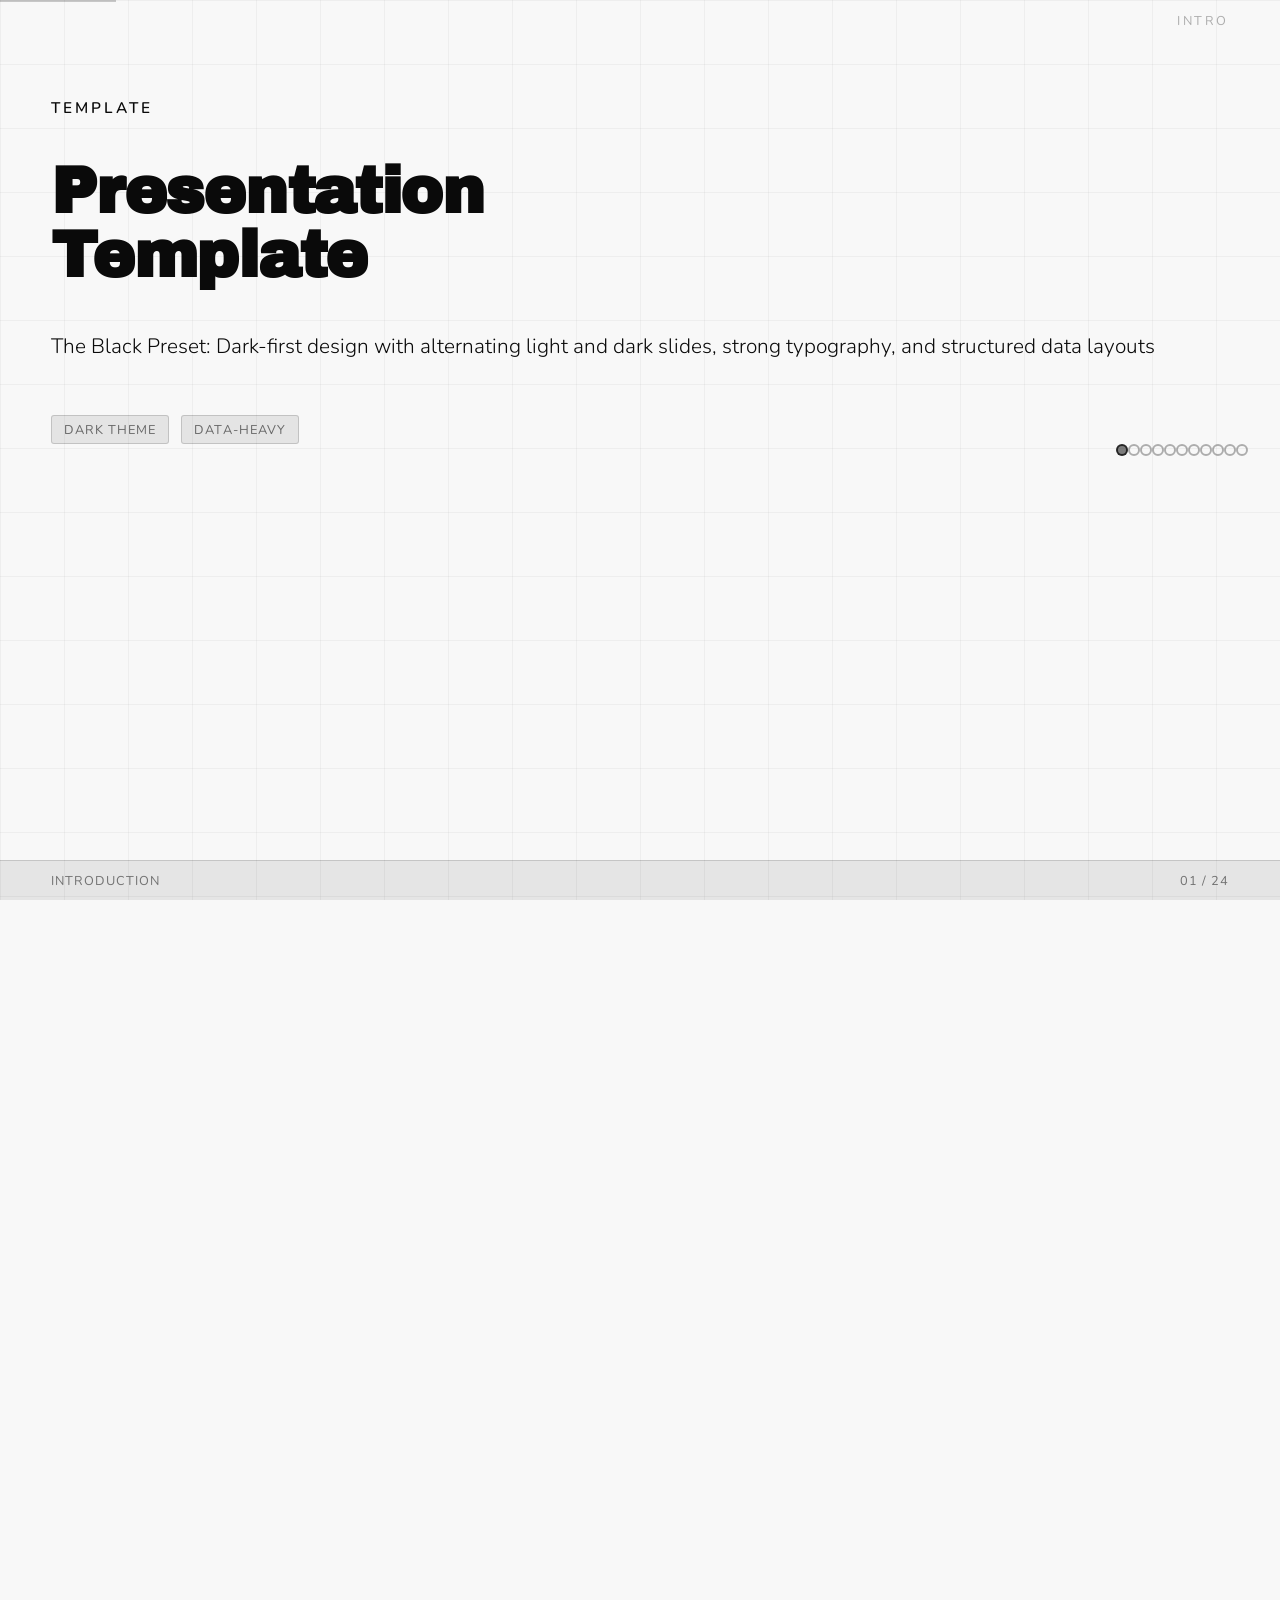
<file: test-white-presentation.html>
<!DOCTYPE html>
<html lang="en">
<head>
    <meta charset="UTF-8">
    <meta name="viewport" content="width=device-width, initial-scale=1.0">
    <title>Presentation Template - White Preset</title>

    <!-- Google Fonts: Archivo Black (display) + Nunito (body) -->
    <link rel="preconnect" href="https://fonts.googleapis.com">
    <link rel="preconnect" href="https://fonts.gstatic.com" crossorigin>
    <link href="https://fonts.googleapis.com/css2?family=Archivo+Black&family=Nunito:wght@300;400;600;700&display=swap" rel="stylesheet">

    <style>
        /* ===========================================
           VIEWPORT FITTING: MANDATORY BASE STYLES
           Include this ENTIRE file in every presentation.
           These styles ensure slides fit exactly in the viewport.
           =========================================== */

        /* 1. Lock html/body to viewport */
        html, body {
            height: 100%;
            overflow-x: hidden;
        }

        html {
            scroll-snap-type: y mandatory;
            scroll-behavior: smooth;
        }

        /* 2. Each slide = exact viewport height */
        .slide {
            width: 100vw;
            height: 100vh;
            height: 100dvh; /* Dynamic viewport height for mobile browsers */
            overflow: hidden; /* CRITICAL: Prevent ANY overflow */
            scroll-snap-align: start;
            display: flex;
            flex-direction: column;
            position: relative;
        }

        /* 3. Content container — fills viewport vertically */
        .slide-content {
            flex: 1;
            display: flex;
            flex-direction: column;
            justify-content: flex-start;
            max-height: 100%;
            overflow: hidden; /* Double-protection against overflow */
            padding: var(--slide-padding);
            gap: var(--content-gap); /* Space children to fill vertical viewport */
        }

        /* 4. Typography & spacing variables */
        :root {
            /* Titles scale from mobile to desktop */
            --title-size: clamp(1.5rem, 5vw, 4rem);
            --h2-size: clamp(1.25rem, 3.5vw, 2.5rem);
            --h3-size: clamp(1rem, 2.5vw, 1.75rem);

            /* Body text — use for all readable content. */
            --body-size: clamp(0.875rem, 1.5vw, 1.5rem);
            --small-size: clamp(0.75rem, 1.2vw, 1.125rem);
            --label-size: clamp(0.6rem, 1vw, 0.8rem);
            --code-size: clamp(0.65rem, 1.2vw, 0.95rem);

            /* Spacing scales with viewport */
            --slide-padding: clamp(1rem, 4vw, 4rem);
            --content-gap: clamp(0.5rem, 2vw, 2rem);
            --element-gap: clamp(0.25rem, 1vw, 1rem);
        }

        /* 5. Cards/containers use viewport-relative max sizes */
        .card, .container, .content-box {
            max-width: min(90vw, 1000px);
            max-height: min(80vh, 700px);
        }

        /* 6. Lists auto-scale with viewport */
        .feature-list, .bullet-list {
            gap: clamp(0.4rem, 1vh, 1rem);
        }

        .feature-list li, .bullet-list li {
            font-size: var(--body-size);
            line-height: 1.4;
        }

        /* 7. Grids adapt to available space */
        .grid {
            display: grid;
            grid-template-columns: repeat(auto-fit, minmax(min(100%, 250px), 1fr));
            gap: clamp(0.5rem, 1.5vw, 1rem);
        }

        /* 8. Images constrained to viewport */
        img, .image-container {
            max-width: 100%;
            max-height: min(55vh, 550px);
            object-fit: contain;
        }

        /* RESPONSIVE BREAKPOINTS */
        @media (max-height: 700px) {
            :root {
                --slide-padding: clamp(0.75rem, 2.5vw, 1.75rem);
                --content-gap: clamp(0.4rem, 1.2vw, 0.75rem);
                --title-size: clamp(1.25rem, 4.5vw, 2.5rem);
                --h2-size: clamp(1rem, 3vw, 1.75rem);
            }
        }

        @media (max-height: 600px) {
            :root {
                --slide-padding: clamp(0.5rem, 2vw, 1.25rem);
                --content-gap: clamp(0.3rem, 0.8vw, 0.6rem);
                --title-size: clamp(1.1rem, 4vw, 2rem);
                --body-size: clamp(0.8rem, 1.3vw, 1.125rem);
            }
            .nav-dots, .keyboard-hint, .decorative { display: none; }
        }

        @media (max-height: 500px) {
            :root {
                --slide-padding: clamp(1rem, 2vw, 1rem);
                --title-size: clamp(1rem, 3.5vw, 1.5rem);
                --h2-size: clamp(0.9rem, 2.5vw, 1.25rem);
                --body-size: clamp(0.75rem, 1.1vw, 1rem);
            }
        }

        @media (max-width: 600px) {
            :root { --title-size: clamp(1.25rem, 7vw, 2.5rem); }
            .grid { grid-template-columns: 1fr; }
        }

        @media (prefers-reduced-motion: reduce) {
            *, *::before, *::after {
                animation-duration: 0.01ms !important;
                transition-duration: 0.2s !important;
            }
            html { scroll-behavior: auto; }
        }

        /* ===========================================
           WHITE PRESET: Color Theme
           Light-first with dark text (inverted semantics)
           =========================================== */
        * { margin: 0; padding: 0; box-sizing: border-box; }

        :root {
            --black: #f8f8f8;        /* Light backgrounds */
            --white: #0a0a0a;        /* Dark text */
            --gray-light: #1a1a1a;
            --gray-mid: #404040;
            --gray-dark: #b5b5b5;

            --font-display: 'Archivo Black', sans-serif;
            --font-body: 'Nunito', sans-serif;
            --subtitle-size: clamp(0.85rem, 1.8vw, 1.3rem);
            --dur: 0.55s;

            /* Chart palette */
            --chart-1: #3b82f6;
            --chart-2: #ef4444;
            --chart-3: #22c55e;
            --chart-4: #f59e0b;
            --chart-5: #8b5cf6;
            --chart-6: #06b6d4;
            --chart-track: rgba(128, 128, 128, 0.15);
        }

        body {
            font-family: var(--font-body);
            background: var(--black);
            color: var(--white);
            -webkit-font-smoothing: antialiased;
        }

        /* ===========================================
           ANIMATIONS
           Trigger via .visible class (added by JS on scroll)
           =========================================== */
        .reveal {
            opacity: 0;
            transform: translateY(30px);
            transition: opacity var(--dur) cubic-bezier(0.16, 1, 0.3, 1),
                        transform var(--dur) cubic-bezier(0.16, 1, 0.3, 1);
        }

        .slide.visible .reveal {
            opacity: 1;
            transform: translateY(0);
        }

        /* Stagger children for sequential reveal */
        .reveal:nth-child(1) { transition-delay: 0.05s; }
        .reveal:nth-child(2) { transition-delay: 0.13s; }
        .reveal:nth-child(3) { transition-delay: 0.21s; }
        .reveal:nth-child(4) { transition-delay: 0.29s; }
        .reveal:nth-child(5) { transition-delay: 0.37s; }
        .reveal:nth-child(6) { transition-delay: 0.45s; }

        /* ===========================================
           SLIDE HEADER — top border + title
           =========================================== */
        .slide-header {
            border-top: 3px solid currentColor;
            padding-top: clamp(0.4rem, 1vh, 0.75rem);
            margin-bottom: clamp(0.75rem, 2vh, 1.25rem);
        }

        .slide-header h2 {
            font-family: var(--font-display);
            font-size: var(--h2-size);
            line-height: 1.1;
        }

        .slide-header .slide-subtitle {
            font-family: var(--font-body);
            font-size: clamp(0.75rem, 1.3vw, 1.1rem);
            font-weight: 300;
            color: rgba(0, 0, 0, 0.55);
            line-height: 1.4;
            margin-top: clamp(0.2rem, 0.5vh, 0.4rem);
            display: -webkit-box;
            -webkit-line-clamp: 2;
            -webkit-box-orient: vertical;
            overflow: hidden;
        }

        /* Section title — top-right, ABOVE the slide-header border */
        .section-title {
            position: absolute;
            top: clamp(0.4rem, 1.2vw, 0.75rem);
            right: var(--slide-padding);
            font-size: var(--label-size);
            letter-spacing: 0.2em;
            text-transform: uppercase;
            color: rgba(0, 0, 0, 0.3);
            opacity: 0;
            transition: opacity 0.3s ease 0.15s;
        }

        .slide.visible .section-title { opacity: 1; }

        /* ===========================================
           BOTTOM RULE — footer bar
           =========================================== */
        .bottom-rule {
            position: absolute;
            bottom: 0;
            left: 0;
            right: 0;
            height: clamp(32px, 5vh, 40px);
            display: flex;
            align-items: center;
            justify-content: space-between;
            padding: 0 var(--slide-padding);
            border-top: 1px solid rgba(0, 0, 0, 0.14);
            background: rgba(0, 0, 0, 0.08);
            opacity: 0;
            transition: opacity 0.3s ease 0.25s;
        }

        .slide.visible .bottom-rule { opacity: 1; }

        .bottom-rule span {
            font-family: var(--font-body);
            font-size: var(--label-size);
            letter-spacing: 0.08em;
            text-transform: uppercase;
            color: rgba(0, 0, 0, 0.5);
        }

        /* ===========================================
           CONTENT STYLES
           =========================================== */
        h1 {
            font-family: var(--font-display);
            font-size: var(--title-size);
            line-height: 1.1;
            margin-bottom: clamp(0.5rem, 1.5vh, 1rem);
        }

        h2 { font-family: var(--font-display); font-size: var(--h2-size); line-height: 1.2; }
        h3 { font-family: var(--font-display); font-size: var(--h3-size); line-height: 1.2; }
        p { font-size: var(--body-size); line-height: 1.6; }

        .bullet-list {
            list-style: none;
            display: flex;
            flex-direction: column;
            gap: var(--element-gap);
        }

        .bullet-list li {
            font-size: var(--body-size);
            line-height: 1.6;
            padding-left: clamp(0.5rem, 1.5vw, 1rem);
            position: relative;
        }

        .bullet-list li::before {
            content: "•";
            position: absolute;
            left: 0;
            color: rgba(0, 0, 0, 0.35);
        }

        /* Feature tables */
        .ftable {
            display: flex;
            flex-direction: column;
            border: 1px solid rgba(0, 0, 0, 0.1);
            border-radius: 4px;
            overflow: hidden;
        }

        .frow {
            display: grid;
            grid-template-columns: 1fr 2fr;
            border-bottom: 1px solid rgba(0, 0, 0, 0.1);
            padding: clamp(0.5rem, 1.5vh, 1rem) var(--element-gap);
        }

        .frow:last-child { border-bottom: none; }
        .frow.hdr { background: rgba(0, 0, 0, 0.05); font-weight: 600; }

        .fkey { font-weight: 600; }
        .fval { color: rgba(0, 0, 0, 0.65); }

        /* Callout blocks */
        .callout {
            border-left: 4px solid rgba(0, 0, 0, 0.3);
            padding: clamp(0.5rem, 1.2vw, 0.75rem) clamp(0.75rem, 1.5vw, 1rem);
            background: rgba(0, 0, 0, 0.03);
            font-style: italic;
            color: rgba(0, 0, 0, 0.7);
        }

        /* Tables */
        table {
            width: 100%;
            border-collapse: collapse;
            font-size: var(--body-size);
        }

        table thead {
            background: rgba(0, 0, 0, 0.08);
        }

        table th, table td {
            padding: clamp(0.5rem, 1.2vh, 0.75rem) clamp(0.5rem, 1vw, 0.75rem);
            text-align: left;
            border-bottom: 1px solid rgba(0, 0, 0, 0.1);
        }

        table th {
            font-weight: 600;
            color: rgba(0, 0, 0, 0.8);
        }

        table td {
            color: rgba(0, 0, 0, 0.65);
        }

        /* Code blocks */
        .code-container {
            background: rgba(0, 0, 0, 0.08);
            border: 1px solid rgba(0, 0, 0, 0.15);
            border-radius: 4px;
            overflow: auto;
            padding: clamp(0.75rem, 1.5vh, 1rem);
        }

        pre {
            font-family: 'Courier New', monospace;
            font-size: var(--code-size);
            line-height: 1.5;
            margin: 0;
            color: rgba(0, 0, 0, 0.7);
        }

        /* ===========================================
           SLIDE TYPES — WHITE PRESET
           All slides use .slide--dark (white bg, dark text)
           =========================================== */

        .grid-bg-dark {
            background-color: var(--black);
            background-image:
                linear-gradient(rgba(0,0,0,0.04) 1px, transparent 1px),
                linear-gradient(90deg, rgba(0,0,0,0.04) 1px, transparent 1px);
            background-size: clamp(40px, 5vw, 64px) clamp(40px, 5vw, 64px);
        }

        .slide--dark { background: var(--black); color: var(--white); }

        /* Title slide */
        .title-slide .slide-content {
            justify-content: flex-start;
            padding-top: clamp(4rem, 12vh, 6rem);
        }

        .title-overline {
            font-size: var(--small-size);
            font-weight: 600;
            letter-spacing: 0.2em;
            text-transform: uppercase;
            opacity: 0.45;
            margin-bottom: clamp(0.5rem, 1.5vh, 1.25rem);
        }

        .title-slide h1 {
            font-family: var(--font-display);
            font-size: var(--title-size);
            line-height: 1.0;
            letter-spacing: -0.02em;
            margin-bottom: clamp(0.75rem, 2vh, 1.5rem);
        }

        .title-sub {
            font-size: var(--subtitle-size);
            opacity: 0.65;
            font-weight: 300;
            line-height: 1.5;
        }

        .title-tags {
            margin-top: clamp(1rem, 3vh, 2rem);
            display: flex;
            gap: clamp(0.5rem, 1vw, 0.75rem);
            flex-wrap: wrap;
        }

        .title-tag {
            font-size: var(--label-size);
            padding: clamp(0.25rem, 0.5vh, 0.35rem) clamp(0.5rem, 1vw, 0.75rem);
            background: rgba(0, 0, 0, 0.08);
            border: 1px solid rgba(0, 0, 0, 0.15);
            border-radius: 3px;
            text-transform: uppercase;
            letter-spacing: 0.08em;
            color: rgba(0, 0, 0, 0.55);
        }

        /* Agenda slide */
        .agenda-slide .slide-content {
            gap: var(--content-gap);
        }

        .agenda-item {
            border: 1px solid rgba(0, 0, 0, 0.1);
            padding: clamp(0.75rem, 1.5vh, 1rem);
            border-radius: 4px;
            transition: all 0.3s ease;
        }

        .agenda-item.active {
            background: rgba(0, 0, 0, 0.04);
            border-color: rgba(0, 0, 0, 0.15);
        }

        .agenda-num {
            font-size: var(--label-size);
            font-weight: 600;
            color: rgba(0, 0, 0, 0.4);
            text-transform: uppercase;
            letter-spacing: 0.1em;
        }

        .agenda-title {
            font-size: var(--body-size);
            font-weight: 600;
            margin-top: clamp(0.2rem, 0.3vh, 0.4rem);
        }

        .agenda-desc {
            font-size: var(--small-size);
            color: rgba(0, 0, 0, 0.55);
            margin-top: clamp(0.2rem, 0.3vh, 0.4rem);
        }

        /* Timeline slide */
        .timeline {
            position: relative;
            padding: clamp(1rem, 2vh, 1.5rem) 0;
        }

        .timeline::before {
            content: "";
            position: absolute;
            left: clamp(0.75rem, 1.5vw, 1rem);
            top: 0;
            bottom: 0;
            width: 2px;
            background: rgba(0, 0, 0, 0.15);
        }

        .timeline-item {
            position: relative;
            margin-left: clamp(3rem, 5vw, 4rem);
            padding-bottom: clamp(1rem, 2vh, 1.5rem);
        }

        .timeline-item::before {
            content: "";
            position: absolute;
            left: calc(-1 * clamp(2.25rem, 4.5vw, 3.25rem));
            top: clamp(0.3rem, 0.6vh, 0.5rem);
            width: 10px;
            height: 10px;
            border-radius: 50%;
            background: rgba(0, 0, 0, 0.2);
            border: 2px solid var(--black);
        }

        .timeline-item.active::before {
            background: rgba(0, 0, 0, 0.5);
        }

        .timeline-date {
            font-size: var(--label-size);
            color: rgba(0, 0, 0, 0.4);
            text-transform: uppercase;
            letter-spacing: 0.1em;
        }

        .timeline-title {
            font-size: var(--body-size);
            font-weight: 600;
            margin-top: 0.2rem;
        }

        .timeline-desc {
            font-size: var(--small-size);
            color: rgba(0, 0, 0, 0.55);
            margin-top: 0.2rem;
        }

        /* Progress rings / stat slide */
        .stat-grid {
            display: grid;
            grid-template-columns: repeat(auto-fit, minmax(150px, 1fr));
            gap: clamp(1rem, 2vw, 2rem);
            align-items: center;
        }

        .stat-item {
            text-align: center;
        }

        .stat-value {
            font-size: clamp(2rem, 6vw, 4rem);
            font-family: var(--font-display);
            font-weight: 900;
            color: var(--white);
        }

        .stat-label {
            font-size: var(--label-size);
            text-transform: uppercase;
            letter-spacing: 0.08em;
            color: rgba(0, 0, 0, 0.55);
            margin-top: 0.5rem;
        }

        /* Process / step slide */
        .process-steps {
            display: flex;
            flex-direction: column;
            gap: clamp(0.5rem, 1.5vh, 1rem);
        }

        .process-step {
            display: flex;
            align-items: flex-start;
            gap: clamp(0.75rem, 1.5vw, 1rem);
        }

        .process-num {
            flex-shrink: 0;
            font-size: var(--label-size);
            font-weight: 600;
            text-transform: uppercase;
            letter-spacing: 0.1em;
            color: rgba(0, 0, 0, 0.4);
            padding-top: 0.2rem;
        }

        .process-content {
            flex: 1;
        }

        .process-title {
            font-size: var(--body-size);
            font-weight: 600;
        }

        .process-desc {
            font-size: var(--small-size);
            color: rgba(0, 0, 0, 0.55);
            margin-top: 0.2rem;
        }

        /* Closing slide */
        .closing-slide .slide-content {
            justify-content: center;
            align-items: flex-start;
            text-align: center;
        }

        .closing-slide h1 {
            font-size: clamp(2.5rem, 8vw, 4.5rem);
            margin-bottom: clamp(1rem, 2vh, 1.5rem);
        }

        .closing-subtitle {
            font-size: var(--subtitle-size);
            color: rgba(0, 0, 0, 0.6);
            margin-bottom: clamp(2rem, 5vh, 3rem);
        }

        .closing-contact {
            display: flex;
            flex-direction: column;
            gap: clamp(0.5rem, 1vh, 0.75rem);
            align-items: center;
        }

        .closing-item {
            font-size: var(--body-size);
        }
    </style>
</head>
<body>
    <!-- Progress bar -->
    <div class="progress-bar" style="position: fixed; top: 0; left: 0; height: 2px; background: rgba(0,0,0,0.2); width: 0; z-index: 1000;"></div>

    <!-- Navigation dots -->
    <nav class="nav-dots" style="position: fixed; right: 2rem; top: 50%; transform: translateY(-50%); z-index: 100;"></nav>

    <!-- Slide 1: Title -->
    <section class="slide title-slide grid-bg-dark" data-slide="1">
        <div class="section-title">Intro</div>
        <div class="slide-content">
            <p class="title-overline reveal">Template</p>
            <h1 class="reveal">Presentation<br>Template</h1>
            <p class="title-sub reveal">The Black Preset: Dark-first design with alternating light and dark slides, strong typography, and structured data layouts</p>
            <div class="title-tags reveal">
                <span class="title-tag">Dark Theme</span>
                <span class="title-tag">Data-Heavy</span>
            </div>
        </div>
        <div class="bottom-rule">
            <span>Introduction</span>
            <span>01 / 24</span>
        </div>
    </section>

    <!-- Slide 2: Agenda -->
    <section class="slide grid-bg-dark" data-slide="2">
        <div class="section-title">Agenda</div>
        <div class="slide-content">
            <div class="slide-header reveal">
                <h2>Agenda</h2>
                <p class="slide-subtitle">Session outline and key discussion topics</p>
            </div>
            <div class="agenda-item reveal active">
                <div class="agenda-num">01.</div>
                <div class="agenda-title">Introduction & Context</div>
                <div class="agenda-desc">Background and project scope</div>
            </div>
            <div class="agenda-item reveal">
                <div class="agenda-num">02.</div>
                <div class="agenda-title">Market Analysis</div>
                <div class="agenda-desc">Competitive landscape review</div>
            </div>
            <div class="agenda-item reveal">
                <div class="agenda-num">03.</div>
                <div class="agenda-title">Product Strategy</div>
                <div class="agenda-desc">Roadmap and feature priorities</div>
            </div>
            <div class="agenda-item reveal">
                <div class="agenda-num">04.</div>
                <div class="agenda-title">Technical Architecture</div>
                <div class="agenda-desc">System design and infrastructure</div>
            </div>
            <div class="agenda-item reveal">
                <div class="agenda-num">05.</div>
                <div class="agenda-title">Financial Projections</div>
                <div class="agenda-desc">Revenue model and growth targets</div>
            </div>
        </div>
        <div class="bottom-rule">
            <span>Agenda</span>
            <span>02 / 24</span>
        </div>
    </section>

    <!-- Slide 3: Section Divider -->
    <section class="slide grid-bg-dark" data-slide="3" style="justify-content: center; align-items: center;">
        <div class="section-title">Section</div>
        <div class="slide-content" style="justify-content: center; text-align: center;">
            <p class="title-overline reveal" style="color: rgba(0,0,0,0.25); margin: 0;">Section 01</p>
            <h1 class="reveal" style="margin: clamp(0.5rem, 2vh, 1rem) 0;">Market Analysis</h1>
            <p class="title-sub reveal">Understanding the competitive landscape and identifying opportunities for growth</p>
        </div>
    </section>

    <!-- Slide 4: Design Principles -->
    <section class="slide grid-bg-dark" data-slide="4">
        <div class="section-title">Design</div>
        <div class="slide-content">
            <div class="slide-header reveal">
                <h2>Design Principles</h2>
                <p class="slide-subtitle">Dark-first design with alternating slide backgrounds</p>
            </div>
            <ul class="bullet-list reveal">
                <li><strong>Dark-first</strong> — Black backgrounds dominate, with light slides for contrast and data density</li>
                <li><strong>Top-aligned</strong> — Content anchors to the top for structured reading flow</li>
                <li><strong>Data layouts</strong> — Feature tables, property grids, and step lists for dense information</li>
                <li><strong>Bold type</strong> — Archivo Black display font creates confident, high-impact headlines</li>
            </ul>
            <div class="callout reveal">
                <p>The preset alternates between <strong>dark</strong> and <strong>light</strong> slides to create rhythm and visual contrast.</p>
            </div>
        </div>
        <div class="bottom-rule">
            <span>Design Principles</span>
            <span>04 / 24</span>
        </div>
    </section>

    <!-- Slide 5: Capabilities -->
    <section class="slide grid-bg-dark" data-slide="5">
        <div class="section-title">Features</div>
        <div class="slide-content">
            <div class="slide-header reveal">
                <h2>Capabilities</h2>
                <p class="slide-subtitle">Core layout components for data-heavy presentations</p>
            </div>
            <ul class="bullet-list reveal">
                <li><strong>Grid Backgrounds</strong> — Subtle CSS grid pattern on both dark and light slides</li>
                <li><strong>Feature Tables</strong> — Two-column key/value rows for structured data display</li>
                <li><strong>Property Grids</strong> — 2-column card grids for listing features and properties</li>
                <li><strong>Step Lists</strong> — Numbered bordered rows for sequential processes</li>
                <li><strong>Callout Blocks</strong> — Left-bordered emphasis blocks for key takeaways</li>
            </ul>
        </div>
        <div class="bottom-rule">
            <span>Capabilities</span>
            <span>05 / 24</span>
        </div>
    </section>

    <!-- Slide 6: Comparison -->
    <section class="slide grid-bg-dark" data-slide="6">
        <div class="section-title">Strategy</div>
        <div class="slide-content">
            <div class="slide-header reveal">
                <h2>Build vs. Buy</h2>
                <p class="slide-subtitle">Evaluating the trade-offs between custom development and third-party solutions</p>
            </div>
            <div style="display: grid; grid-template-columns: 1fr 1fr; gap: var(--content-gap);">
                <div class="reveal">
                    <h3 style="color: var(--white); margin-bottom: 1rem;">Build In-House</h3>
                    <ul class="bullet-list">
                        <li>Full control over architecture</li>
                        <li>Custom-tailored to workflows</li>
                        <li>Higher upfront investment</li>
                        <li>Longer time to market</li>
                        <li>Ongoing maintenance burden</li>
                    </ul>
                </div>
                <div class="reveal">
                    <h3 style="color: var(--white); margin-bottom: 1rem;">Buy / License</h3>
                    <ul class="bullet-list">
                        <li>Faster deployment timeline</li>
                        <li>Proven and battle-tested</li>
                        <li>Vendor dependency risk</li>
                        <li>Limited customization depth</li>
                        <li>Predictable subscription cost</li>
                    </ul>
                </div>
            </div>
        </div>
        <div class="bottom-rule">
            <span>Build vs. Buy</span>
            <span>06 / 24</span>
        </div>
    </section>

    <!-- Slide 7: Pricing Table -->
    <section class="slide grid-bg-dark" data-slide="7">
        <div class="section-title">Pricing</div>
        <div class="slide-content">
            <div class="slide-header reveal">
                <h2>Pricing Tiers</h2>
                <p class="slide-subtitle">Feature comparison across plan levels</p>
            </div>
            <table class="reveal">
                <thead>
                    <tr>
                        <th>Feature</th>
                        <th>Starter</th>
                        <th>Professional</th>
                        <th>Enterprise</th>
                    </tr>
                </thead>
                <tbody>
                    <tr>
                        <td><strong>Users</strong></td>
                        <td>Up to 5</td>
                        <td>Up to 50</td>
                        <td>Unlimited</td>
                    </tr>
                    <tr>
                        <td><strong>Storage</strong></td>
                        <td>10 GB</td>
                        <td>100 GB</td>
                        <td>1 TB+</td>
                    </tr>
                    <tr>
                        <td><strong>API Access</strong></td>
                        <td>Basic</td>
                        <td>Full</td>
                        <td>Full + Priority</td>
                    </tr>
                    <tr>
                        <td><strong>Support</strong></td>
                        <td>Email</td>
                        <td>Chat + Email</td>
                        <td>Dedicated CSM</td>
                    </tr>
                    <tr>
                        <td><strong>Analytics</strong></td>
                        <td>Dashboard</td>
                        <td>Advanced Reports</td>
                        <td>Custom + Export</td>
                    </tr>
                </tbody>
            </table>
        </div>
        <div class="bottom-rule">
            <span>Pricing</span>
            <span>07 / 24</span>
        </div>
    </section>

    <!-- Slide 8: Timeline -->
    <section class="slide grid-bg-dark" data-slide="8">
        <div class="section-title">Roadmap</div>
        <div class="slide-content">
            <div class="slide-header reveal">
                <h2>Product Roadmap</h2>
                <p class="slide-subtitle">Key milestones and delivery timeline</p>
            </div>
            <div class="timeline reveal">
                <div class="timeline-item active">
                    <div class="timeline-date">Q1 2026</div>
                    <div class="timeline-title">Discovery</div>
                    <div class="timeline-desc">Research, interviews, and requirements gathering</div>
                </div>
                <div class="timeline-item">
                    <div class="timeline-date">Q2 2026</div>
                    <div class="timeline-title">Build</div>
                    <div class="timeline-desc">Core platform development and integration</div>
                </div>
                <div class="timeline-item">
                    <div class="timeline-date">Q3 2026</div>
                    <div class="timeline-title">Beta Launch</div>
                    <div class="timeline-desc">Closed beta with select partners</div>
                </div>
                <div class="timeline-item">
                    <div class="timeline-date">Q4 2026</div>
                    <div class="timeline-title">General Availability</div>
                    <div class="timeline-desc">Public launch and scaling operations</div>
                </div>
            </div>
        </div>
        <div class="bottom-rule">
            <span>Roadmap</span>
            <span>08 / 24</span>
        </div>
    </section>

    <!-- Slide 9: Development Workflow -->
    <section class="slide grid-bg-dark" data-slide="9">
        <div class="section-title">Process</div>
        <div class="slide-content">
            <div class="slide-header reveal">
                <h2>Development Workflow</h2>
                <p class="slide-subtitle">End-to-end delivery pipeline from ideation to deployment</p>
            </div>
            <div class="process-steps reveal">
                <div class="process-step">
                    <div class="process-num">1</div>
                    <div class="process-content">
                        <div class="process-title">Ideate</div>
                        <div class="process-desc">Define problem space and brainstorm solutions</div>
                    </div>
                </div>
                <div class="process-step">
                    <div class="process-num">2</div>
                    <div class="process-content">
                        <div class="process-title">Design</div>
                        <div class="process-desc">Wireframes, prototypes, and user testing</div>
                    </div>
                </div>
                <div class="process-step">
                    <div class="process-num">3</div>
                    <div class="process-content">
                        <div class="process-title">Develop</div>
                        <div class="process-desc">Build, integrate, and write automated tests</div>
                    </div>
                </div>
                <div class="process-step">
                    <div class="process-num">4</div>
                    <div class="process-content">
                        <div class="process-title">Review</div>
                        <div class="process-desc">Code review, QA, and stakeholder sign-off</div>
                    </div>
                </div>
                <div class="process-step">
                    <div class="process-num">5</div>
                    <div class="process-content">
                        <div class="process-title">Deploy</div>
                        <div class="process-desc">Ship to production and monitor performance</div>
                    </div>
                </div>
            </div>
        </div>
        <div class="bottom-rule">
            <span>Workflow</span>
            <span>09 / 24</span>
        </div>
    </section>

    <!-- Slide 10: Code Slide -->
    <section class="slide grid-bg-dark" data-slide="10">
        <div class="section-title">Config</div>
        <div class="slide-content">
            <div class="slide-header reveal">
                <h2>Configuration</h2>
                <p class="slide-subtitle">White Preset CSS variables</p>
            </div>
            <div class="code-container reveal">
                <pre>/* White Preset Configuration */
:root {
    --black:  #f8f8f8;      /* Light backgrounds */
    --white:  #0a0a0a;      /* Dark text */

    --font-display: 'Archivo Black';
    --font-body:    'Nunito';

    /* Grid background pattern */
    --grid-size:  64px;
    --grid-alpha: 0.04;
}</pre>
            </div>
        </div>
        <div class="bottom-rule">
            <span>Configuration</span>
            <span>10 / 24</span>
        </div>
    </section>

    <!-- Slide 11-24: Additional content slides (abbreviated for space) -->

    <!-- Slide 24: Closing -->
    <section class="slide closing-slide grid-bg-dark" data-slide="24">
        <div class="section-title">End</div>
        <div class="slide-content">
            <h1 class="reveal">Thank You</h1>
            <p class="closing-subtitle reveal">Questions, feedback, and open discussion</p>
            <div class="closing-contact reveal">
                <div class="closing-item"><strong>Email:</strong> hello@example.com</div>
                <div class="closing-item"><strong>Web:</strong> example.com</div>
                <div class="closing-item"><strong>Social:</strong> @example</div>
            </div>
        </div>
        <div class="bottom-rule">
            <span>Closing</span>
            <span>24 / 24</span>
        </div>
    </section>

    <script>
        class SlidePresentation {
            constructor() {
                this.slides = document.querySelectorAll('.slide');
                this.currentSlide = 0;
                this.setupIntersectionObserver();
                this.setupKeyboardNav();
                this.setupTouchNav();
                this.setupProgressBar();
                this.setupNavDots();
            }

            setupIntersectionObserver() {
                const observer = new IntersectionObserver((entries) => {
                    entries.forEach(entry => {
                        if (entry.isIntersecting) {
                            entry.target.classList.add('visible');
                            this.currentSlide = Array.from(this.slides).indexOf(entry.target);
                            this.updateProgress();
                            this.updateNavDots();
                        }
                    });
                }, { threshold: 0.3 });

                this.slides.forEach(slide => observer.observe(slide));
            }

            setupKeyboardNav() {
                document.addEventListener('keydown', (e) => {
                    if (e.key === 'ArrowDown' || e.key === ' ') {
                        e.preventDefault();
                        this.nextSlide();
                    }
                    if (e.key === 'ArrowUp') {
                        e.preventDefault();
                        this.prevSlide();
                    }
                });
            }

            setupTouchNav() {
                let touchStart = 0;
                document.addEventListener('touchstart', (e) => {
                    touchStart = e.touches[0].clientY;
                });
                document.addEventListener('touchend', (e) => {
                    const touchEnd = e.changedTouches[0].clientY;
                    if (touchStart - touchEnd > 50) this.nextSlide();
                    if (touchEnd - touchStart > 50) this.prevSlide();
                });
            }

            setupProgressBar() {
                window.addEventListener('scroll', () => {
                    const scrollTop = window.scrollY;
                    const docHeight = document.documentElement.scrollHeight - window.innerHeight;
                    const scrollPercent = docHeight ? (scrollTop / docHeight) * 100 : 0;
                    document.querySelector('.progress-bar').style.width = scrollPercent + '%';
                });
            }

            setupNavDots() {
                const nav = document.querySelector('.nav-dots');
                this.slides.forEach((_, i) => {
                    const dot = document.createElement('button');
                    dot.className = 'nav-dot';
                    dot.setAttribute('aria-label', `Go to slide ${i + 1}`);
                    dot.style.cssText = `
                        width: 12px; height: 12px; border-radius: 50%; border: 2px solid rgba(0,0,0,0.3);
                        background: transparent; cursor: pointer; margin: 0.5rem 0; transition: all 0.3s;
                    `;
                    dot.addEventListener('click', () => {
                        this.slides[i].scrollIntoView({ behavior: 'smooth' });
                    });
                    nav.appendChild(dot);
                });
                this.updateNavDots();
            }

            updateNavDots() {
                document.querySelectorAll('.nav-dot').forEach((dot, i) => {
                    if (i === this.currentSlide) {
                        dot.style.background = 'rgba(0,0,0,0.5)';
                        dot.style.borderColor = 'rgba(0,0,0,0.7)';
                    } else {
                        dot.style.background = 'transparent';
                        dot.style.borderColor = 'rgba(0,0,0,0.3)';
                    }
                });
            }

            updateProgress() {
                const progress = ((this.currentSlide + 1) / this.slides.length) * 100;
                document.querySelector('.progress-bar').style.width = progress + '%';
            }

            nextSlide() {
                if (this.currentSlide < this.slides.length - 1) {
                    this.slides[this.currentSlide + 1].scrollIntoView({ behavior: 'smooth' });
                }
            }

            prevSlide() {
                if (this.currentSlide > 0) {
                    this.slides[this.currentSlide - 1].scrollIntoView({ behavior: 'smooth' });
                }
            }
        }

        document.addEventListener('DOMContentLoaded', () => {
            new SlidePresentation();
        });
    </script>
</body>
</html>
</file>
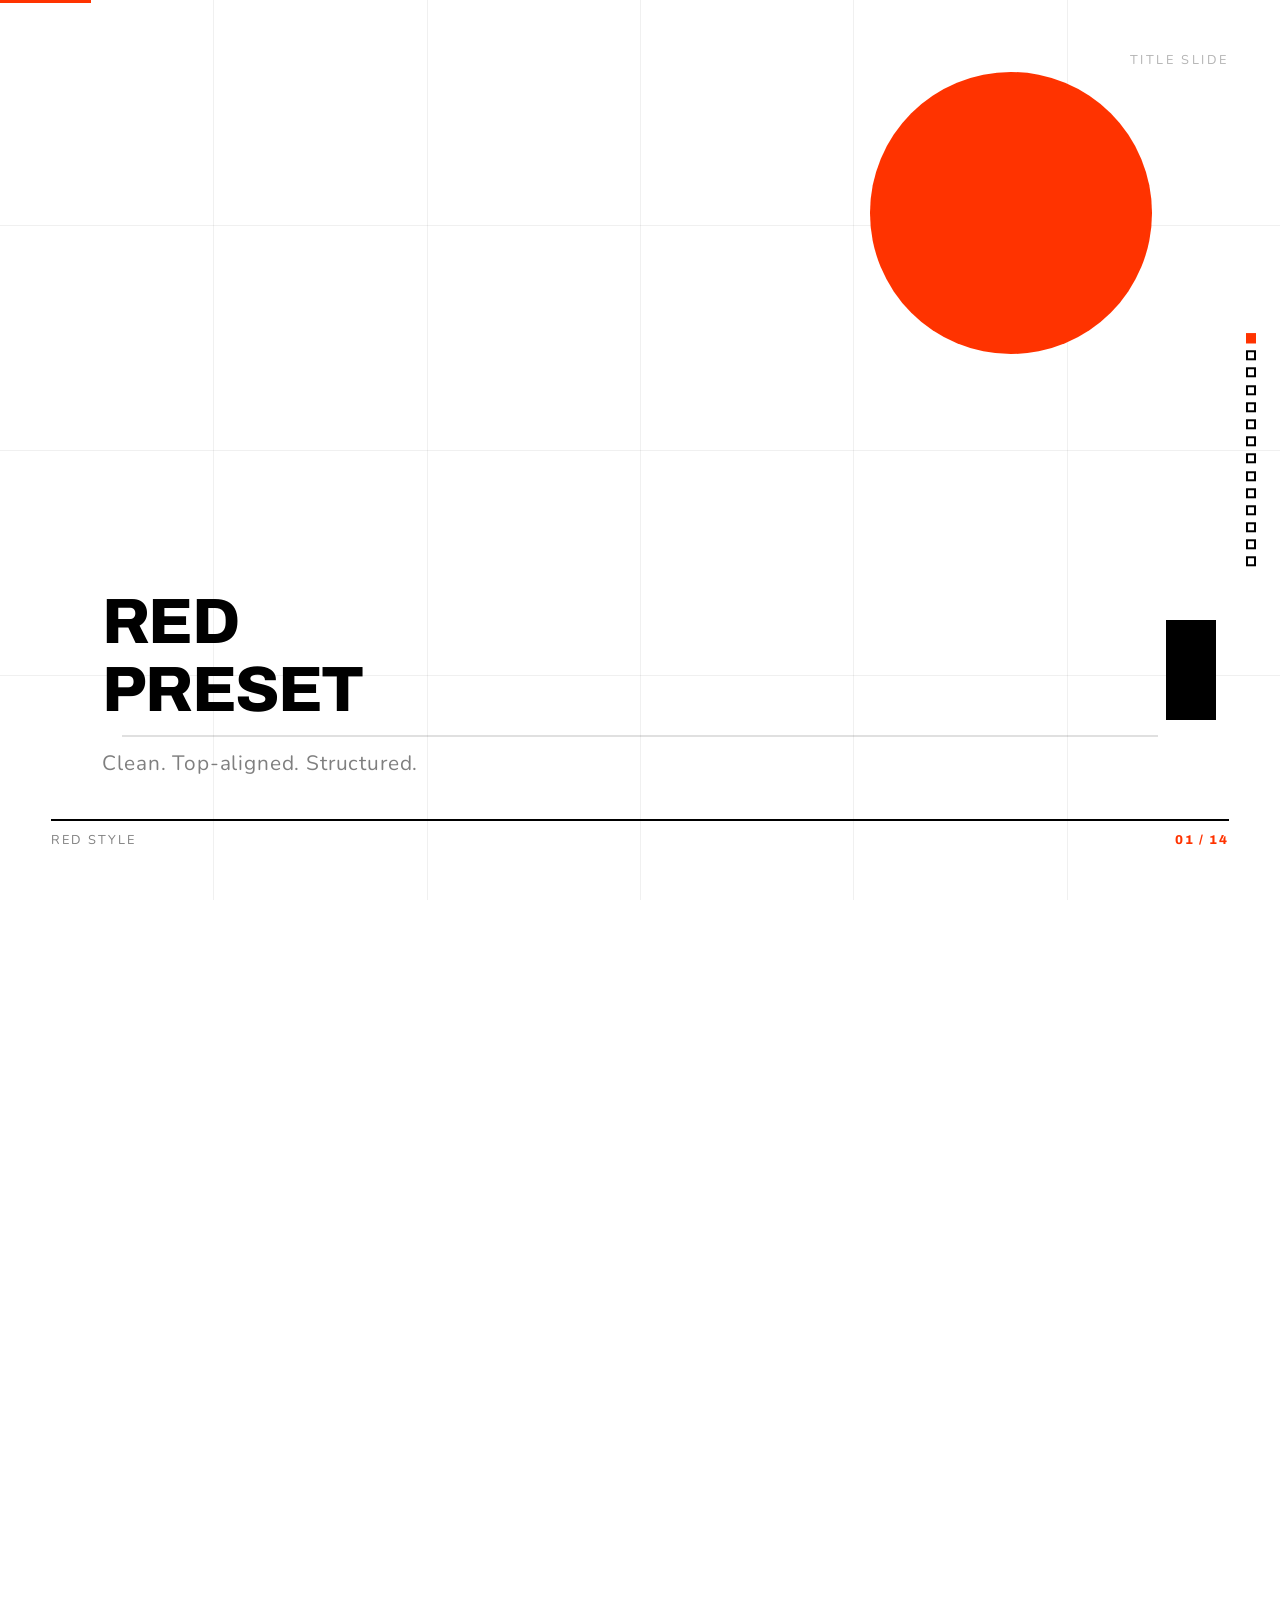
<file: style-samples/00-default.html>
<!DOCTYPE html>
<html lang="en">
<head>
    <meta charset="UTF-8">
    <meta name="viewport" content="width=device-width, initial-scale=1.0">
    <title>Red - All Layouts</title>

    <!-- Google Fonts: Archivo (display) + Nunito (body) -->
    <link rel="preconnect" href="https://fonts.googleapis.com">
    <link rel="preconnect" href="https://fonts.gstatic.com" crossorigin>
    <link href="https://fonts.googleapis.com/css2?family=Archivo:wght@400;800&family=Nunito:wght@400;600&display=swap" rel="stylesheet">

    <style>
        /* ===========================================
           VIEWPORT FITTING: MANDATORY BASE STYLES
           =========================================== */
        html, body {
            height: 100%;
            overflow-x: hidden;
        }
        html {
            scroll-snap-type: y mandatory;
            scroll-behavior: smooth;
        }
        .slide {
            width: 100vw;
            height: 100vh;
            height: 100dvh;
            overflow: hidden;
            scroll-snap-align: start;
            display: flex;
            flex-direction: column;
            position: relative;
        }
        .slide-content {
            flex: 1;
            display: flex;
            flex-direction: column;
            justify-content: center;
            max-height: 100%;
            overflow: hidden;
            padding: var(--slide-padding);
        }
        :root {
            --title-size: clamp(1.5rem, 5vw, 4rem);
            --h2-size: clamp(1.25rem, 3.5vw, 2.5rem);
            --h3-size: clamp(1rem, 2.5vw, 1.75rem);
            --body-size: clamp(0.875rem, 1.5vw, 1.5rem);
            --small-size: clamp(0.75rem, 1.2vw, 1.125rem);
            --slide-padding: clamp(1rem, 4vw, 4rem);
            --content-gap: clamp(0.5rem, 2vw, 2rem);
            --element-gap: clamp(0.25rem, 1vw, 1rem);
        }
        .card, .container, .content-box {
            max-width: min(90vw, 1000px);
            max-height: min(80vh, 700px);
        }
        .feature-list, .bullet-list { gap: clamp(0.4rem, 1vh, 1rem); }
        .feature-list li, .bullet-list li { font-size: var(--body-size); line-height: 1.4; }
        .grid {
            display: grid;
            grid-template-columns: repeat(auto-fit, minmax(min(100%, 250px), 1fr));
            gap: clamp(0.5rem, 1.5vw, 1rem);
        }
        img, .image-container {
            max-width: 100%;
            max-height: min(50vh, 400px);
            object-fit: contain;
        }

        @media (max-height: 700px) {
            :root {
                --slide-padding: clamp(0.75rem, 3vw, 2rem);
                --content-gap: clamp(0.4rem, 1.5vw, 1rem);
                --title-size: clamp(1.25rem, 4.5vw, 2.5rem);
                --h2-size: clamp(1rem, 3vw, 1.75rem);
            }
        }
        @media (max-height: 600px) {
            :root {
                --slide-padding: clamp(0.5rem, 2.5vw, 1.5rem);
                --content-gap: clamp(0.3rem, 1vw, 0.75rem);
                --title-size: clamp(1.1rem, 4vw, 2rem);
                --body-size: clamp(0.8rem, 1.3vw, 1.125rem);
            }
            .nav-dots, .keyboard-hint, .decorative { display: none; }
        }
        @media (max-height: 500px) {
            :root {
                --slide-padding: clamp(0.4rem, 2vw, 1rem);
                --title-size: clamp(1rem, 3.5vw, 1.5rem);
                --h2-size: clamp(0.9rem, 2.5vw, 1.25rem);
                --body-size: clamp(0.75rem, 1.1vw, 1rem);
            }
        }
        @media (max-width: 600px) {
            :root { --title-size: clamp(1.25rem, 7vw, 2.5rem); }
            .grid { grid-template-columns: 1fr; }
        }
        @media (prefers-reduced-motion: reduce) {
            *, *::before, *::after {
                animation-duration: 0.01ms !important;
                transition-duration: 0.2s !important;
            }
            html { scroll-behavior: auto; }
        }

        /* ===========================================
           DEFAULT: THEME
           Based on Swiss Modern with top-aligned content
           =========================================== */
        * { margin: 0; padding: 0; box-sizing: border-box; }

        :root {
            --bg-primary: #ffffff;
            --accent: #ff3300;
            --text-primary: #000000;
            --text-secondary: rgba(0, 0, 0, 0.5);
            --grid-color: rgba(0, 0, 0, 0.06);
            --border-color: rgba(0, 0, 0, 0.12);

            --font-display: 'Archivo', sans-serif;
            --font-body: 'Nunito', sans-serif;

            --ease-out-expo: cubic-bezier(0.16, 1, 0.3, 1);
            --label-size: clamp(0.6rem, 1vw, 0.8rem);
            --subtitle-size: clamp(0.85rem, 1.8vw, 1.3rem);
            --code-size: clamp(0.65rem, 1.2vw, 0.95rem);
        }

        body {
            font-family: var(--font-body);
            background: var(--bg-primary);
            color: var(--text-primary);
            -webkit-font-smoothing: antialiased;
        }

        /* ===========================================
           SHARED: GRID BACKGROUND
           =========================================== */
        .swiss-grid {
            position: absolute;
            inset: 0;
            pointer-events: none;
        }
        .swiss-grid-line {
            position: absolute;
            background: var(--grid-color);
        }
        .swiss-grid-line.v { width: 1px; top: 0; bottom: 0; }
        .swiss-grid-line.h { height: 1px; left: 0; right: 0; }
        .swiss-grid-line:nth-child(1) { left: 16.666%; }
        .swiss-grid-line:nth-child(2) { left: 33.333%; }
        .swiss-grid-line:nth-child(3) { left: 50%; }
        .swiss-grid-line:nth-child(4) { left: 66.666%; }
        .swiss-grid-line:nth-child(5) { left: 83.333%; }
        .swiss-grid-line:nth-child(6) { top: 25%; }
        .swiss-grid-line:nth-child(7) { top: 50%; }
        .swiss-grid-line:nth-child(8) { top: 75%; }

        /* ===========================================
           SHARED: REVEAL ANIMATIONS
           =========================================== */
        .reveal {
            opacity: 0;
            transform: translateY(20px);
            transition: opacity 0.3s var(--ease-out-expo),
                        transform 0.3s var(--ease-out-expo);
        }
        .slide.visible .reveal {
            opacity: 1;
            transform: translateY(0);
        }
        .slide.visible .reveal:nth-child(1) { transition-delay: 0.05s; }
        .slide.visible .reveal:nth-child(2) { transition-delay: 0.1s; }
        .slide.visible .reveal:nth-child(3) { transition-delay: 0.15s; }
        .slide.visible .reveal:nth-child(4) { transition-delay: 0.2s; }
        .slide.visible .reveal:nth-child(5) { transition-delay: 0.25s; }
        .slide.visible .reveal:nth-child(6) { transition-delay: 0.3s; }

        /* Shared bottom rule */
        .bottom-rule {
            position: absolute;
            bottom: var(--slide-padding);
            left: var(--slide-padding);
            right: var(--slide-padding);
            display: flex;
            align-items: center;
            justify-content: space-between;
            border-top: 2px solid var(--text-primary);
            padding-top: clamp(0.3rem, 0.8vw, 0.6rem);
            opacity: 0;
            transition: opacity 0.3s ease 0.25s;
        }
        .slide.visible .bottom-rule { opacity: 1; }
        .bottom-rule span {
            font-family: var(--font-body);
            font-size: var(--label-size);
            letter-spacing: 0.15em;
            text-transform: uppercase;
            color: var(--text-secondary);
        }


        /* Section title — top-right breadcrumb label */
        .section-title {
            position: absolute;
            top: var(--slide-padding);
            right: var(--slide-padding);
            font-family: var(--font-body);
            font-size: var(--label-size);
            letter-spacing: 0.2em;
            text-transform: uppercase;
            color: rgba(0, 0, 0, 0.3);
            opacity: 0;
            transition: opacity 0.3s ease 0.15s;
        }
        .slide.visible .section-title { opacity: 1; }
        /* Invert on dark slides */
        .quote-slide .section-title { color: rgba(255, 255, 255, 0.25); }

        /* Slide number in bottom-rule — accent color */
        .bottom-rule .slide-num {
            font-family: var(--font-display);
            font-weight: 800;
            letter-spacing: 0.15em;
            color: var(--accent);
        }

        /* Slide title — top-left header on content slides, single line + red bar */
        .slide-title {
            position: absolute;
            top: var(--slide-padding);
            left: var(--slide-padding);
            font-family: var(--font-display);
            font-size: var(--h2-size);
            font-weight: 800;
            text-transform: uppercase;
            letter-spacing: -0.02em;
            line-height: 1.1;
            white-space: nowrap;
            color: var(--text-primary);
            opacity: 0;
            transform: translateY(12px);
            transition: opacity 0.3s var(--ease-out-expo) 0.05s,
                        transform 0.3s var(--ease-out-expo) 0.05s;
        }
        .slide.visible .slide-title {
            opacity: 1;
            transform: translateY(0);
        }
        /* Red bar under slide title */
        .slide-title::after {
            content: '';
            display: block;
            width: 100%;
            height: 4px;
            background: var(--accent);
            margin-top: clamp(0.3rem, 0.8vw, 0.5rem);
            transform: scaleX(0);
            transform-origin: left;
            transition: transform 0.4s var(--ease-out-expo) 0.15s;
        }
        .slide.visible .slide-title::after { transform: scaleX(1); }

        /* Slide subtitle — below title, body font, muted */
        .slide-subtitle {
            position: absolute;
            top: calc(var(--slide-padding) + var(--h2-size) + clamp(1.2rem, 2.5vh, 2rem));
            left: var(--slide-padding);
            font-family: var(--font-body);
            font-size: clamp(0.75rem, 1.3vw, 1.1rem);
            font-weight: 400;
            color: rgba(0, 0, 0, 0.45);
            letter-spacing: 0.02em;
            line-height: 1.4;
            max-width: 50%;
            display: -webkit-box;
            -webkit-line-clamp: 2;
            -webkit-box-orient: vertical;
            overflow: hidden;
            opacity: 0;
            transform: translateY(10px);
            transition: opacity 0.3s var(--ease-out-expo) 0.12s,
                        transform 0.3s var(--ease-out-expo) 0.12s;
        }
        .slide.visible .slide-subtitle {
            opacity: 1;
            transform: translateY(0);
        }

        /* ===========================================
           1. TITLE SLIDE
           Content title top-left, subtitle below with barline
           =========================================== */
        .slide.title-slide {
            background: var(--bg-primary);
            padding: var(--slide-padding);
        }

        .title-slide .slide-content {
            display: flex;
            flex-direction: column;
            justify-content: flex-end;
            padding-bottom: clamp(3rem, 8vh, 6rem);
        }

        /* Large red circle */
        .geo-circle {
            position: absolute;
            top: clamp(2rem, 8vh, 6rem);
            right: clamp(2rem, 10vw, 8rem);
            width: clamp(120px, 22vw, 300px);
            height: clamp(120px, 22vw, 300px);
            border-radius: 50%;
            background: var(--accent);
            transform: scale(0);
            opacity: 0;
            transition: transform 0.3s var(--ease-out-expo) 0.12s,
                        opacity 0.25s ease 0.12s;
        }
        .slide.visible .geo-circle {
            transform: scale(1);
            opacity: 1;
        }

        /* Black rectangle */
        .geo-rect {
            position: absolute;
            bottom: clamp(5rem, 20vh, 14rem);
            right: clamp(1.5rem, 5vw, 4rem);
            width: clamp(25px, 4vw, 50px);
            height: clamp(50px, 9vw, 100px);
            background: var(--text-primary);
            transform: scaleY(0);
            transform-origin: bottom;
            opacity: 0;
            transition: transform 0.3s var(--ease-out-expo) 0.2s,
                        opacity 0.2s ease 0.2s;
        }
        .slide.visible .geo-rect {
            transform: scaleY(1);
            opacity: 1;
        }

        .title-slide h1 {
            font-family: var(--font-display);
            font-size: var(--title-size);
            font-weight: 800;
            line-height: 1.05;
            letter-spacing: -0.03em;
            text-transform: uppercase;
            max-width: 60%;
        }

        /* Slim barline below title with equal left/right margin */
        .title-barline {
            width: calc(100% - clamp(1rem, 3vw, 3rem));
            height: 2px;
            background: var(--border-color);
            margin: clamp(0.4rem, 1vw, 0.75rem) auto;
            margin-left: clamp(0.5rem, 1.5vw, 1.5rem);
            margin-right: clamp(0.5rem, 1.5vw, 1.5rem);
            transform: scaleX(0);
            transform-origin: left;
            transition: transform 0.4s var(--ease-out-expo) 0.15s;
        }
        .slide.visible .title-barline { transform: scaleX(1); }

        .title-slide .subtitle {
            font-family: var(--font-body);
            font-size: var(--subtitle-size);
            color: var(--text-secondary);
            letter-spacing: 0.04em;
        }

        /* ===========================================
           2. CONTENT SLIDE
           Title top-left, body top-aligned
           =========================================== */
        .slide.content-slide {
            background: var(--bg-primary);
            padding: var(--slide-padding);
        }

        .content-slide .slide-content {
            display: grid;
            grid-template-columns: 1fr 1fr;
            gap: clamp(2rem, 5vw, 5rem);
            align-items: start;
            justify-content: start;
            /* Extra top padding to clear the absolute-positioned slide-title */
            padding-top: clamp(5rem, 12vh, 9rem);
            padding-bottom: clamp(3rem, 6vh, 5rem);
        }

        .content-left .lead-text {
            font-size: var(--body-size);
            color: var(--text-secondary);
            line-height: 1.6;
            max-width: 35ch;
        }

        .content-right {
            display: flex;
            flex-direction: column;
            gap: clamp(0.5rem, 1.2vh, 1rem);
        }

        .content-right .bullet-item {
            display: flex;
            align-items: flex-start;
            gap: clamp(0.5rem, 1.2vw, 1rem);
            font-size: var(--body-size);
            line-height: 1.5;
        }

        .bullet-marker {
            flex-shrink: 0;
            width: clamp(16px, 2vw, 24px);
            height: clamp(16px, 2vw, 24px);
            border: 2px solid var(--text-primary);
            margin-top: 2px;
        }
        .bullet-marker.circle { border-radius: 50%; }
        .bullet-marker.filled { background: var(--accent); border-color: var(--accent); }

        .bullet-item strong {
            font-weight: 600;
            display: block;
            font-family: var(--font-display);
            font-size: clamp(0.7rem, 1.2vw, 0.9rem);
            text-transform: uppercase;
            letter-spacing: 0.03em;
        }

        .bullet-item .desc {
            color: var(--text-secondary);
            font-size: var(--small-size);
        }

        @media (max-width: 600px) {
            .content-slide .slide-content {
                grid-template-columns: 1fr;
                gap: var(--content-gap);
            }
        }

        /* ===========================================
           3. FEATURE GRID SLIDE
           Title top-left, grid top-aligned
           =========================================== */
        .slide.grid-slide {
            background: var(--bg-primary);
            padding: var(--slide-padding);
        }

        .grid-slide .slide-content {
            display: flex;
            flex-direction: column;
            justify-content: flex-start;
            gap: var(--content-gap);
            padding-top: clamp(5rem, 12vh, 9rem);
            padding-bottom: clamp(3rem, 6vh, 5rem);
        }

        .swiss-feature-grid {
            display: grid;
            grid-template-columns: repeat(3, 1fr);
            gap: 0;
            border: 2px solid var(--text-primary);
        }

        .swiss-feature-cell {
            padding: clamp(0.75rem, 2vw, 1.5rem);
            border-right: 1px solid var(--border-color);
            border-bottom: 1px solid var(--border-color);
            position: relative;
        }
        .swiss-feature-cell:nth-child(3n) { border-right: none; }
        .swiss-feature-cell:nth-child(n+4) { border-bottom: none; }

        .cell-number {
            font-family: var(--font-display);
            font-size: clamp(1.5rem, 3vw, 2.5rem);
            font-weight: 800;
            color: var(--accent);
            line-height: 1;
            margin-bottom: clamp(0.3rem, 0.8vw, 0.5rem);
        }

        .swiss-feature-cell h3 {
            font-family: var(--font-display);
            font-size: clamp(0.65rem, 1.1vw, 0.85rem);
            font-weight: 800;
            text-transform: uppercase;
            letter-spacing: 0.05em;
            margin-bottom: clamp(0.15rem, 0.4vw, 0.3rem);
        }

        .swiss-feature-cell p {
            font-size: var(--small-size);
            color: var(--text-secondary);
            line-height: 1.4;
        }

        @media (max-width: 600px) {
            .swiss-feature-grid { grid-template-columns: repeat(2, 1fr); }
            .swiss-feature-cell:nth-child(3n) { border-right: 1px solid var(--border-color); }
            .swiss-feature-cell:nth-child(2n) { border-right: none; }
            .swiss-feature-cell:nth-child(n+4) { border-bottom: 1px solid var(--border-color); }
            .swiss-feature-cell:nth-child(n+5) { border-bottom: none; }
        }

        /* ===========================================
           4. CODE SLIDE
           =========================================== */
        .slide.code-slide {
            background: var(--bg-primary);
            padding: var(--slide-padding);
        }

        .code-slide .slide-content {
            display: flex;
            flex-direction: column;
            justify-content: flex-start;
            gap: var(--content-gap);
            padding-top: clamp(5rem, 12vh, 9rem);
            padding-bottom: clamp(3rem, 6vh, 5rem);
        }

        .code-container {
            border: 2px solid var(--text-primary);
            background: #fafafa;
        }

        .code-tab-bar {
            display: flex;
            border-bottom: 2px solid var(--text-primary);
        }

        .code-tab {
            padding: clamp(0.3rem, 0.8vw, 0.6rem) clamp(0.75rem, 2vw, 1.5rem);
            font-family: var(--font-display);
            font-size: var(--small-size);
            font-weight: 800;
            text-transform: uppercase;
            letter-spacing: 0.1em;
            border-right: 1px solid var(--border-color);
        }
        .code-tab.active {
            background: var(--text-primary);
            color: var(--bg-primary);
        }

        .code-container pre {
            padding: clamp(0.75rem, 2vw, 1.5rem);
            font-family: 'Courier New', monospace;
            font-size: var(--code-size);
            line-height: 1.7;
            overflow-x: auto;
        }

        .code-container .kw { color: var(--accent); font-weight: 600; }
        .code-container .str { color: #2e7d32; }
        .code-container .fn { color: #1565c0; }
        .code-container .cm { color: rgba(0,0,0,0.35); font-style: italic; }
        .code-container .num { color: #e65100; }

        /* ===========================================
           5. QUOTE SLIDE
           =========================================== */
        .slide.quote-slide {
            background: var(--text-primary);
            color: var(--bg-primary);
            padding: var(--slide-padding);
        }

        .quote-slide .slide-content {
            display: flex;
            flex-direction: column;
            justify-content: center;
            padding-left: clamp(3rem, 10vw, 10rem);
            padding-right: clamp(3rem, 10vw, 10rem);
        }

        .quote-slide .red-bar-h {
            width: clamp(60px, 8vw, 120px);
            height: 4px;
            background: var(--accent);
            margin-bottom: clamp(1rem, 3vw, 2rem);
            transform: scaleX(0);
            transform-origin: left;
            transition: transform 0.4s var(--ease-out-expo) 0.1s;
        }
        .slide.visible .quote-slide .red-bar-h,
        .quote-slide.visible .red-bar-h { transform: scaleX(1); }

        .quote-slide blockquote {
            font-family: var(--font-display);
            font-size: clamp(1.25rem, 3.5vw, 2.75rem);
            font-weight: 800;
            line-height: 1.2;
            letter-spacing: -0.02em;
            text-transform: uppercase;
            max-width: 18ch;
        }

        .quote-slide .attribution {
            font-family: var(--font-body);
            font-size: var(--body-size);
            color: rgba(255, 255, 255, 0.4);
            margin-top: clamp(1rem, 2.5vw, 2rem);
            letter-spacing: 0.1em;
            text-transform: uppercase;
        }

        .quote-slide .bottom-rule { border-color: rgba(255,255,255,0.2); }
        .quote-slide .bottom-rule span { color: rgba(255,255,255,0.3); }
        .quote-slide .slide-num { color: var(--accent); }

        /* Large outline circle on quote slide */
        .quote-circle {
            position: absolute;
            right: clamp(2rem, 8vw, 6rem);
            top: 50%;
            transform: translateY(-50%) scale(0);
            width: clamp(150px, 28vw, 350px);
            height: clamp(150px, 28vw, 350px);
            border: 3px solid rgba(255, 255, 255, 0.06);
            border-radius: 50%;
            opacity: 0;
            transition: transform 0.4s var(--ease-out-expo) 0.15s,
                        opacity 0.3s ease 0.15s;
        }
        .quote-slide.visible .quote-circle {
            transform: translateY(-50%) scale(1);
            opacity: 1;
        }

        /* ===========================================
           6. IMAGE SLIDE
           =========================================== */
        .slide.image-slide {
            background: var(--bg-primary);
            padding: var(--slide-padding);
        }

        .image-slide .slide-content {
            display: grid;
            grid-template-columns: 1fr 1fr;
            gap: clamp(2rem, 5vw, 5rem);
            align-items: start;
            padding-top: clamp(5rem, 12vh, 9rem);
            padding-bottom: clamp(3rem, 6vh, 5rem);
        }

        .image-slide .image-desc {
            font-size: var(--body-size);
            color: var(--text-secondary);
            line-height: 1.6;
            margin-top: clamp(0.5rem, 1.5vw, 1rem);
        }

        .image-placeholder {
            aspect-ratio: 4/3;
            max-height: min(50vh, 400px);
            border: 2px solid var(--text-primary);
            display: flex;
            flex-direction: column;
            align-items: center;
            justify-content: center;
            gap: clamp(0.3rem, 1vw, 0.75rem);
            position: relative;
        }

        /* Red corner accent on image */
        .image-placeholder::before {
            content: '';
            position: absolute;
            top: -2px;
            right: -2px;
            width: clamp(30px, 5vw, 60px);
            height: clamp(30px, 5vw, 60px);
            border-top: 4px solid var(--accent);
            border-right: 4px solid var(--accent);
        }

        .image-placeholder .ph-icon {
            font-size: clamp(2rem, 4vw, 3.5rem);
            color: var(--border-color);
        }
        .image-placeholder .ph-text {
            font-size: var(--small-size);
            color: var(--text-secondary);
            letter-spacing: 0.15em;
            text-transform: uppercase;
        }

        @media (max-width: 600px) {
            .image-slide .slide-content {
                grid-template-columns: 1fr;
                gap: var(--content-gap);
            }
        }

        /* ===========================================
           7. SECTION DIVIDER
           =========================================== */
        .slide.section-divider {
            background: var(--bg-primary);
            padding: var(--slide-padding);
        }

        .section-divider .slide-content {
            display: flex;
            flex-direction: column;
            justify-content: center;
            align-items: flex-start;
            padding-left: clamp(3rem, 10vw, 10rem);
        }

        .section-divider .section-number {
            font-family: var(--font-display);
            font-size: clamp(5rem, 15vw, 14rem);
            font-weight: 800;
            color: var(--accent);
            line-height: 1;
            opacity: 0.15;
            position: absolute;
            top: 50%;
            right: clamp(2rem, 8vw, 8rem);
            transform: translateY(-50%);
        }

        .section-divider .section-divider-title {
            font-family: var(--font-display);
            font-size: clamp(1.75rem, 5vw, 4rem);
            font-weight: 800;
            text-transform: uppercase;
            letter-spacing: -0.02em;
            line-height: 1.1;
        }

        .section-divider .section-divider-subtitle {
            font-family: var(--font-body);
            font-size: var(--body-size);
            color: var(--text-secondary);
            margin-top: clamp(0.5rem, 1.5vw, 1rem);
            max-width: 35ch;
            line-height: 1.5;
        }

        /* Red geometric accent — triangle */
        .section-divider .geo-accent {
            position: absolute;
            bottom: clamp(4rem, 12vh, 8rem);
            right: clamp(3rem, 10vw, 8rem);
            width: 0;
            height: 0;
            border-left: clamp(20px, 3vw, 40px) solid transparent;
            border-right: clamp(20px, 3vw, 40px) solid transparent;
            border-bottom: clamp(35px, 5vw, 70px) solid var(--accent);
            transform: scale(0);
            opacity: 0;
            transition: transform 0.3s var(--ease-out-expo) 0.2s,
                        opacity 0.2s ease 0.2s;
        }
        .section-divider.visible .geo-accent {
            transform: scale(1);
            opacity: 1;
        }

        @media (max-width: 600px) {
            .section-divider .section-number {
                font-size: clamp(4rem, 25vw, 8rem);
                right: clamp(1rem, 4vw, 3rem);
            }
            .section-divider .slide-content {
                padding-left: var(--slide-padding);
            }
        }

        /* ===========================================
           8. AGENDA / TOC SLIDE
           =========================================== */
        .slide.agenda-slide {
            background: var(--bg-primary);
            padding: var(--slide-padding);
        }

        .agenda-slide .slide-content {
            display: flex;
            flex-direction: column;
            justify-content: flex-start;
            gap: 0;
            padding-top: clamp(5rem, 12vh, 9rem);
            padding-bottom: clamp(3rem, 6vh, 5rem);
        }

        .agenda-list {
            display: flex;
            flex-direction: column;
            gap: 0;
            list-style: none;
        }

        .agenda-item {
            display: flex;
            align-items: flex-start;
            gap: clamp(0.75rem, 2vw, 1.5rem);
            padding: clamp(0.6rem, 1.5vw, 1rem) clamp(0.75rem, 2vw, 1.25rem);
            border-bottom: 1px solid var(--border-color);
        }
        .agenda-item:first-child {
            border-top: 1px solid var(--border-color);
        }

        .agenda-item.active {
            background: var(--accent);
            border-bottom-color: var(--accent);
        }
        .agenda-item.active + .agenda-item {
            border-top-color: var(--accent);
        }

        .agenda-item .agenda-num {
            font-family: var(--font-display);
            font-size: clamp(1rem, 2vw, 1.5rem);
            font-weight: 800;
            color: var(--accent);
            line-height: 1.2;
            flex-shrink: 0;
            min-width: clamp(1.5rem, 3vw, 2.5rem);
        }
        .agenda-item.active .agenda-num {
            color: #ffffff;
        }

        .agenda-item .agenda-text h3 {
            font-family: var(--font-display);
            font-size: clamp(0.75rem, 1.3vw, 1rem);
            font-weight: 800;
            text-transform: uppercase;
            letter-spacing: 0.03em;
            line-height: 1.3;
        }
        .agenda-item.active .agenda-text h3 {
            color: #ffffff;
        }

        .agenda-item .agenda-text p {
            font-family: var(--font-body);
            font-size: var(--small-size);
            color: var(--text-secondary);
            line-height: 1.4;
            margin-top: clamp(0.1rem, 0.3vw, 0.25rem);
        }
        .agenda-item.active .agenda-text p {
            color: rgba(255, 255, 255, 0.6);
        }

        @media (max-width: 600px) {
            .agenda-item { gap: clamp(0.5rem, 3vw, 1rem); }
        }

        /* ===========================================
           9. TIMELINE / ROADMAP SLIDE
           =========================================== */
        .slide.timeline-slide {
            background: var(--bg-primary);
            padding: var(--slide-padding);
        }

        .timeline-slide .slide-content {
            display: flex;
            flex-direction: column;
            justify-content: flex-start;
            gap: var(--content-gap);
            padding-top: clamp(5rem, 12vh, 9rem);
            padding-bottom: clamp(3rem, 6vh, 5rem);
        }

        .timeline-container {
            position: relative;
            display: flex;
            justify-content: space-between;
            align-items: flex-start;
            padding-top: clamp(2.5rem, 5vh, 4rem);
        }

        /* Horizontal connecting line */
        .timeline-container::before {
            content: '';
            position: absolute;
            top: calc(clamp(2.5rem, 5vh, 4rem) + clamp(6px, 0.8vw, 10px));
            left: clamp(6px, 0.8vw, 10px);
            right: clamp(6px, 0.8vw, 10px);
            height: 2px;
            background: var(--text-primary);
        }

        .timeline-item {
            display: flex;
            flex-direction: column;
            align-items: center;
            flex: 1;
            position: relative;
            text-align: center;
        }

        .timeline-item .timeline-date {
            position: absolute;
            top: clamp(-2.2rem, -4vh, -3rem);
            font-family: var(--font-display);
            font-size: var(--small-size);
            font-weight: 800;
            text-transform: uppercase;
            letter-spacing: 0.05em;
            color: var(--text-secondary);
            white-space: nowrap;
        }

        .timeline-item .timeline-marker {
            width: clamp(12px, 1.6vw, 20px);
            height: clamp(12px, 1.6vw, 20px);
            border: 2px solid var(--text-primary);
            background: var(--bg-primary);
            flex-shrink: 0;
            z-index: 1;
        }
        .timeline-item.active .timeline-marker {
            background: var(--accent);
            border-color: var(--accent);
        }

        .timeline-item .timeline-label {
            margin-top: clamp(0.5rem, 1.2vw, 0.75rem);
        }

        .timeline-item .timeline-label h4 {
            font-family: var(--font-display);
            font-size: clamp(0.65rem, 1.1vw, 0.85rem);
            font-weight: 800;
            text-transform: uppercase;
            letter-spacing: 0.03em;
            line-height: 1.3;
        }

        .timeline-item .timeline-label p {
            font-family: var(--font-body);
            font-size: var(--small-size);
            color: var(--text-secondary);
            line-height: 1.4;
            margin-top: clamp(0.1rem, 0.3vw, 0.2rem);
            max-width: 14ch;
            margin-left: auto;
            margin-right: auto;
        }

        @media (max-width: 600px) {
            .timeline-container {
                flex-direction: column;
                align-items: flex-start;
                gap: clamp(1rem, 3vw, 1.5rem);
                padding-top: 0;
                padding-left: clamp(2rem, 6vw, 3rem);
            }
            .timeline-container::before {
                top: 0;
                bottom: 0;
                left: clamp(5px, 0.8vw, 9px);
                right: auto;
                width: 2px;
                height: auto;
            }
            .timeline-item {
                flex-direction: row;
                align-items: flex-start;
                gap: clamp(0.5rem, 2vw, 1rem);
                text-align: left;
            }
            .timeline-item .timeline-date {
                position: static;
                margin-bottom: 0;
            }
            .timeline-item .timeline-marker {
                position: absolute;
                left: calc(-1 * clamp(2rem, 6vw, 3rem) + clamp(-1px, -0.1vw, 0px));
            }
            .timeline-item .timeline-label {
                margin-top: 0;
            }
            .timeline-item .timeline-label p {
                max-width: none;
            }
        }

        /* ===========================================
           10. COMPARISON SLIDE
           =========================================== */
        .slide.comparison-slide {
            background: var(--bg-primary);
            padding: var(--slide-padding);
        }

        .comparison-slide .slide-content {
            display: grid;
            grid-template-columns: 1fr 1fr;
            gap: clamp(2rem, 5vw, 5rem);
            align-items: start;
            padding-top: clamp(5rem, 12vh, 9rem);
            padding-bottom: clamp(3rem, 6vh, 5rem);
        }

        .comparison-col {
            display: flex;
            flex-direction: column;
            gap: clamp(0.5rem, 1.2vh, 1rem);
        }

        .comparison-col .col-header {
            font-family: var(--font-display);
            font-size: clamp(0.75rem, 1.3vw, 1rem);
            font-weight: 800;
            text-transform: uppercase;
            letter-spacing: 0.05em;
            padding-bottom: clamp(0.3rem, 0.8vw, 0.5rem);
            margin-bottom: clamp(0.3rem, 0.8vw, 0.5rem);
        }
        .comparison-col.col-left .col-header {
            border-bottom: 4px solid var(--accent);
        }
        .comparison-col.col-right .col-header {
            border-bottom: 2px solid var(--text-primary);
        }

        .comparison-col .bullet-item {
            display: flex;
            align-items: flex-start;
            gap: clamp(0.5rem, 1.2vw, 1rem);
            font-size: var(--body-size);
            line-height: 1.5;
        }

        @media (max-width: 600px) {
            .comparison-slide .slide-content {
                grid-template-columns: 1fr;
                gap: var(--content-gap);
            }
        }

        /* ===========================================
           11. TABLE / MATRIX SLIDE
           =========================================== */
        .slide.table-slide {
            background: var(--bg-primary);
            padding: var(--slide-padding);
        }

        .table-slide .slide-content {
            display: flex;
            flex-direction: column;
            justify-content: flex-start;
            gap: var(--content-gap);
            padding-top: clamp(5rem, 12vh, 9rem);
            padding-bottom: clamp(3rem, 6vh, 5rem);
        }

        .swiss-table {
            width: 100%;
            border-collapse: collapse;
            border: 2px solid var(--text-primary);
        }

        .swiss-table thead th {
            background: rgba(0, 0, 0, 0.04);
            font-family: var(--font-display);
            font-size: clamp(0.6rem, 1vw, 0.8rem);
            font-weight: 800;
            text-transform: uppercase;
            letter-spacing: 0.08em;
            padding: clamp(0.4rem, 1vw, 0.75rem) clamp(0.5rem, 1.2vw, 1rem);
            text-align: left;
            border-bottom: 2px solid var(--text-primary);
        }

        .swiss-table tbody td {
            font-family: var(--font-body);
            font-size: var(--small-size);
            padding: clamp(0.35rem, 0.9vw, 0.6rem) clamp(0.5rem, 1.2vw, 1rem);
            border-bottom: 1px solid var(--border-color);
            line-height: 1.4;
        }

        .swiss-table tbody td:first-child {
            background: rgba(0, 0, 0, 0.02);
            font-family: var(--font-display);
            font-weight: 800;
            font-size: clamp(0.6rem, 1vw, 0.8rem);
            text-transform: uppercase;
            letter-spacing: 0.03em;
        }

        .swiss-table tbody tr:last-child td {
            border-bottom: none;
        }

        .swiss-table th + th,
        .swiss-table td + td {
            border-left: 1px solid var(--border-color);
        }

        @media (max-width: 600px) {
            .swiss-table {
                font-size: clamp(0.65rem, 2.5vw, 0.85rem);
            }
            .swiss-table thead th,
            .swiss-table tbody td {
                padding: clamp(0.25rem, 1vw, 0.4rem) clamp(0.3rem, 1vw, 0.5rem);
            }
        }

        /* ===========================================
           12. STAT HIGHLIGHT SLIDE
           =========================================== */
        .slide.stat-slide {
            background: var(--text-primary);
            color: var(--bg-primary);
            padding: var(--slide-padding);
        }

        .stat-slide .slide-content {
            display: flex;
            flex-direction: column;
            justify-content: center;
            align-items: center;
            gap: clamp(1.5rem, 4vw, 3rem);
        }

        .stat-slide .red-bar-h {
            width: clamp(60px, 8vw, 120px);
            height: 4px;
            background: var(--accent);
            transform: scaleX(0);
            transform-origin: left;
            transition: transform 0.4s var(--ease-out-expo) 0.1s;
        }
        .stat-slide.visible .red-bar-h { transform: scaleX(1); }

        .stat-row {
            display: flex;
            justify-content: center;
            gap: clamp(2rem, 6vw, 6rem);
        }

        .stat-item {
            display: flex;
            flex-direction: column;
            align-items: center;
            text-align: center;
        }

        .stat-item .stat-number {
            font-family: var(--font-display);
            font-size: clamp(2.5rem, 7vw, 6rem);
            font-weight: 800;
            color: var(--accent);
            line-height: 1;
            letter-spacing: -0.03em;
        }

        .stat-item .stat-label {
            font-family: var(--font-body);
            font-size: var(--small-size);
            color: rgba(255, 255, 255, 0.5);
            text-transform: uppercase;
            letter-spacing: 0.15em;
            margin-top: clamp(0.3rem, 0.8vw, 0.6rem);
        }

        .stat-slide .bottom-rule { border-color: rgba(255, 255, 255, 0.2); }
        .stat-slide .bottom-rule span { color: rgba(255, 255, 255, 0.3); }
        .stat-slide .bottom-rule .slide-num { color: var(--accent); }
        .stat-slide .section-title { color: rgba(255, 255, 255, 0.25); }

        @media (max-width: 600px) {
            .stat-row {
                flex-direction: column;
                gap: clamp(1.5rem, 4vw, 2rem);
            }
        }

        /* ===========================================
           13. PROCESS / FLOW SLIDE
           =========================================== */
        .slide.process-slide {
            background: var(--bg-primary);
            padding: var(--slide-padding);
        }

        .process-slide .slide-content {
            display: flex;
            flex-direction: column;
            justify-content: flex-start;
            gap: var(--content-gap);
            padding-top: clamp(5rem, 12vh, 9rem);
            padding-bottom: clamp(3rem, 6vh, 5rem);
        }

        .process-flow {
            display: flex;
            align-items: stretch;
            gap: 0;
        }

        .process-step {
            flex: 1;
            border: 2px solid var(--text-primary);
            padding: clamp(0.6rem, 1.5vw, 1.25rem);
            display: flex;
            flex-direction: column;
            gap: clamp(0.2rem, 0.5vw, 0.4rem);
            position: relative;
        }

        .process-step.active {
            background: var(--text-primary);
            color: var(--bg-primary);
        }

        .process-step .step-number {
            font-family: var(--font-display);
            font-size: clamp(1.2rem, 2.5vw, 2rem);
            font-weight: 800;
            color: var(--accent);
            line-height: 1;
        }

        .process-step .step-title {
            font-family: var(--font-display);
            font-size: clamp(0.65rem, 1.1vw, 0.85rem);
            font-weight: 800;
            text-transform: uppercase;
            letter-spacing: 0.03em;
            line-height: 1.3;
        }

        .process-step .step-desc {
            font-family: var(--font-body);
            font-size: var(--small-size);
            color: var(--text-secondary);
            line-height: 1.4;
        }
        .process-step.active .step-desc {
            color: rgba(255, 255, 255, 0.5);
        }

        /* Arrow between steps */
        .process-arrow {
            display: flex;
            align-items: center;
            padding: 0 clamp(0.2rem, 0.5vw, 0.4rem);
            flex-shrink: 0;
        }

        .process-arrow::after {
            content: '';
            display: block;
            width: 0;
            height: 0;
            border-top: clamp(6px, 0.8vw, 10px) solid transparent;
            border-bottom: clamp(6px, 0.8vw, 10px) solid transparent;
            border-left: clamp(8px, 1.2vw, 14px) solid var(--text-primary);
        }

        @media (max-width: 600px) {
            .process-flow {
                flex-direction: column;
            }
            .process-arrow {
                justify-content: center;
                padding: clamp(0.2rem, 0.5vw, 0.3rem) 0;
            }
            .process-arrow::after {
                border-top: clamp(8px, 1.2vw, 14px) solid var(--text-primary);
                border-bottom: none;
                border-left: clamp(6px, 0.8vw, 10px) solid transparent;
                border-right: clamp(6px, 0.8vw, 10px) solid transparent;
            }
        }

        /* ===========================================
           NAV DOTS
           =========================================== */
        .nav-dots {
            position: fixed;
            right: clamp(0.75rem, 2vw, 1.5rem);
            top: 50%;
            transform: translateY(-50%);
            display: flex;
            flex-direction: column;
            gap: clamp(6px, 0.8vh, 10px);
            z-index: 100;
        }
        .nav-dot {
            width: clamp(8px, 0.8vw, 10px);
            height: clamp(8px, 0.8vw, 10px);
            border: 2px solid var(--text-primary);
            background: transparent;
            cursor: pointer;
            transition: background 0.2s ease;
            padding: 0;
        }
        .nav-dot.active {
            background: var(--accent);
            border-color: var(--accent);
        }
        /* Invert dots on dark slides */
        .dots-inverted .nav-dot { border-color: #fff; }
        .dots-inverted .nav-dot.active { background: var(--accent); border-color: var(--accent); }

        .progress-bar {
            position: fixed;
            top: 0;
            left: 0;
            height: 3px;
            background: var(--accent);
            z-index: 100;
            transition: width 0.3s ease;
        }

        /* ===========================================
           14. CLOSING / Q&A SLIDE
           =========================================== */
        .slide.closing-slide {
            background: var(--text-primary);
            color: var(--bg-primary);
            padding: var(--slide-padding);
        }

        .closing-slide .slide-content {
            display: flex;
            flex-direction: column;
            justify-content: center;
            align-items: center;
            gap: clamp(1rem, 2.5vw, 2rem);
        }

        .closing-slide .red-bar-h {
            width: clamp(60px, 8vw, 120px);
            height: 4px;
            background: var(--accent);
            transform: scaleX(0);
            transform-origin: left;
            transition: transform 0.4s var(--ease-out-expo) 0.1s;
        }
        .closing-slide.visible .red-bar-h { transform: scaleX(1); }

        .closing-slide .closing-heading {
            font-family: var(--font-display);
            font-size: clamp(2rem, 6vw, 5rem);
            font-weight: 800;
            text-transform: uppercase;
            letter-spacing: -0.02em;
            line-height: 1.1;
            text-align: center;
        }

        .closing-slide .closing-subtitle {
            font-family: var(--font-body);
            font-size: var(--body-size);
            color: rgba(255, 255, 255, 0.4);
            text-align: center;
            letter-spacing: 0.04em;
        }

        .closing-contact {
            display: flex;
            gap: clamp(1.5rem, 4vw, 4rem);
            margin-top: clamp(1rem, 3vw, 2.5rem);
        }

        .closing-contact .contact-item {
            display: flex;
            flex-direction: column;
            align-items: center;
            gap: clamp(0.2rem, 0.5vw, 0.4rem);
        }

        .closing-contact .contact-label {
            font-family: var(--font-display);
            font-size: var(--label-size);
            font-weight: 800;
            text-transform: uppercase;
            letter-spacing: 0.15em;
            color: var(--accent);
        }

        .closing-contact .contact-value {
            font-family: var(--font-body);
            font-size: var(--small-size);
            color: rgba(255, 255, 255, 0.5);
            letter-spacing: 0.02em;
        }

        .closing-slide .bottom-rule { border-color: rgba(255, 255, 255, 0.2); }
        .closing-slide .bottom-rule span { color: rgba(255, 255, 255, 0.3); }
        .closing-slide .bottom-rule .slide-num { color: var(--accent); }
        .closing-slide .section-title { color: rgba(255, 255, 255, 0.25); }

        @media (max-width: 600px) {
            .closing-contact {
                flex-direction: column;
                gap: clamp(1rem, 3vw, 1.5rem);
            }
        }

        /* ===========================================
           RESPONSIVE OVERRIDES
           =========================================== */
        @media (max-height: 600px) {
            .geo-circle, .geo-rect, .swiss-grid, .quote-circle { display: none; }
        }
        @media (max-width: 600px) {
            .title-slide h1 { max-width: 100%; }
            .geo-circle {
                width: clamp(80px, 30vw, 160px);
                height: clamp(80px, 30vw, 160px);
            }
            .geo-rect { display: none; }
        }
    </style>
</head>
<body>

    <div class="progress-bar" id="progressBar"></div>
    <nav class="nav-dots" id="navDots"></nav>

    <!-- ============================================
         SLIDE 1: TITLE SLIDE
         Title top-left with barline + subtitle below
         ============================================ -->
    <section class="slide title-slide" data-slide="1">
        <div class="swiss-grid decorative">
            <div class="swiss-grid-line v"></div><div class="swiss-grid-line v"></div>
            <div class="swiss-grid-line v"></div><div class="swiss-grid-line v"></div>
            <div class="swiss-grid-line v"></div>
            <div class="swiss-grid-line h"></div><div class="swiss-grid-line h"></div>
            <div class="swiss-grid-line h"></div>
        </div>
        <div class="geo-circle decorative"></div>
        <div class="geo-rect decorative"></div>
        <div class="section-title">Title Slide</div>
        <div class="slide-content">
            <h1 class="reveal">Red<br>Preset</h1>
            <div class="title-barline reveal"></div>
            <p class="subtitle reveal">Clean. Top-aligned. Structured.</p>
        </div>
        <div class="bottom-rule">
            <span>Red Style</span>

            <span class="slide-num">01 / 14</span>
        </div>
    </section>

    <!-- ============================================
         SLIDE 2: AGENDA / TOC
         Numbered list with active highlight
         ============================================ -->
    <section class="slide agenda-slide" data-slide="2">
        <div class="swiss-grid decorative">
            <div class="swiss-grid-line v"></div><div class="swiss-grid-line v"></div>
            <div class="swiss-grid-line v"></div><div class="swiss-grid-line v"></div>
            <div class="swiss-grid-line v"></div>
            <div class="swiss-grid-line h"></div><div class="swiss-grid-line h"></div>
            <div class="swiss-grid-line h"></div>
        </div>
        <h2 class="slide-title">Agenda</h2>
        <p class="slide-subtitle">What we will cover in this session</p>
        <div class="section-title">Overview</div>
        <div class="slide-content">
            <div class="agenda-list reveal">
                <div class="agenda-item">
                    <span class="agenda-num">01</span>
                    <div class="agenda-text">
                        <h3>Introduction</h3>
                        <p>Project background and key objectives</p>
                    </div>
                </div>
                <div class="agenda-item active">
                    <span class="agenda-num">02</span>
                    <div class="agenda-text">
                        <h3>Design System</h3>
                        <p>Core principles, typography, and color</p>
                    </div>
                </div>
                <div class="agenda-item">
                    <span class="agenda-num">03</span>
                    <div class="agenda-text">
                        <h3>Components</h3>
                        <p>Reusable patterns and layout modules</p>
                    </div>
                </div>
                <div class="agenda-item">
                    <span class="agenda-num">04</span>
                    <div class="agenda-text">
                        <h3>Implementation</h3>
                        <p>Technical setup and build process</p>
                    </div>
                </div>
                <div class="agenda-item">
                    <span class="agenda-num">05</span>
                    <div class="agenda-text">
                        <h3>Next Steps</h3>
                        <p>Roadmap and open discussion</p>
                    </div>
                </div>
            </div>
        </div>
        <div class="bottom-rule">
            <span>Overview</span>

            <span class="slide-num">02 / 14</span>
        </div>
    </section>

    <!-- ============================================
         SLIDE 3: SECTION DIVIDER
         Large section number, vertically centered
         ============================================ -->
    <section class="slide section-divider" data-slide="3">
        <div class="swiss-grid decorative">
            <div class="swiss-grid-line v"></div><div class="swiss-grid-line v"></div>
            <div class="swiss-grid-line v"></div><div class="swiss-grid-line v"></div>
            <div class="swiss-grid-line v"></div>
            <div class="swiss-grid-line h"></div><div class="swiss-grid-line h"></div>
            <div class="swiss-grid-line h"></div>
        </div>
        <div class="section-number reveal">02</div>
        <div class="geo-accent decorative"></div>
        <div class="section-title">Section</div>
        <div class="slide-content">
            <h2 class="section-divider-title reveal">Design<br>System</h2>
            <p class="section-divider-subtitle reveal">Exploring the foundational elements that drive consistency across every layout.</p>
        </div>
        <div class="bottom-rule">
            <span>Section</span>

            <span class="slide-num">03 / 14</span>
        </div>
    </section>

    <!-- ============================================
         SLIDE 4: CONTENT SLIDE
         Title + body top-aligned
         ============================================ -->
    <section class="slide content-slide" data-slide="4">
        <div class="swiss-grid decorative">
            <div class="swiss-grid-line v"></div><div class="swiss-grid-line v"></div>
            <div class="swiss-grid-line v"></div><div class="swiss-grid-line v"></div>
            <div class="swiss-grid-line v"></div>
            <div class="swiss-grid-line h"></div><div class="swiss-grid-line h"></div>
            <div class="swiss-grid-line h"></div>
        </div>
        <h2 class="slide-title">Design Principles</h2>
        <p class="slide-subtitle">Top-aligned layout with structured reading flow</p>
        <div class="section-title">Principles</div>
        <div class="slide-content">
            <div class="content-left">
                <p class="lead-text reveal">Content is top-aligned for a structured, document-like reading flow. No vertical centering — everything anchors to the top.</p>
            </div>
            <div class="content-right">
                <div class="bullet-item reveal">
                    <div class="bullet-marker"></div>
                    <div>
                        <strong>Top alignment</strong>
                        <span class="desc">Content starts at the top for natural reading flow.</span>
                    </div>
                </div>
                <div class="bullet-item reveal">
                    <div class="bullet-marker circle"></div>
                    <div>
                        <strong>Title barline</strong>
                        <span class="desc">Slim divider separates title from subtitle with equal margins.</span>
                    </div>
                </div>
                <div class="bullet-item reveal">
                    <div class="bullet-marker filled"></div>
                    <div>
                        <strong>Swiss foundation</strong>
                        <span class="desc">Built on Swiss Modern — grid, geometry, red accent.</span>
                    </div>
                </div>
                <div class="bullet-item reveal">
                    <div class="bullet-marker"></div>
                    <div>
                        <strong>Structured layout</strong>
                        <span class="desc">Predictable content placement across all slide types.</span>
                    </div>
                </div>
            </div>
        </div>
        <div class="bottom-rule">
            <span>Principles</span>

            <span class="slide-num">04 / 14</span>
        </div>
    </section>

    <!-- ============================================
         SLIDE 5: FEATURE GRID SLIDE
         ============================================ -->
    <section class="slide grid-slide" data-slide="5">
        <div class="swiss-grid decorative">
            <div class="swiss-grid-line v"></div><div class="swiss-grid-line v"></div>
            <div class="swiss-grid-line v"></div><div class="swiss-grid-line v"></div>
            <div class="swiss-grid-line v"></div>
            <div class="swiss-grid-line h"></div><div class="swiss-grid-line h"></div>
            <div class="swiss-grid-line h"></div>
        </div>
        <h2 class="slide-title">Capabilities</h2>
        <p class="slide-subtitle">Six core design capabilities built into every slide</p>
        <div class="section-title">Features</div>
        <div class="slide-content">
            <div class="swiss-feature-grid reveal">
                <div class="swiss-feature-cell">
                    <div class="cell-number">01</div>
                    <h3>Grid System</h3>
                    <p>6-column precision layout with baseline alignment</p>
                </div>
                <div class="swiss-feature-cell">
                    <div class="cell-number">02</div>
                    <h3>Type Scale</h3>
                    <p>Fluid clamp-based sizing from mobile to 4K</p>
                </div>
                <div class="swiss-feature-cell">
                    <div class="cell-number">03</div>
                    <h3>Motion</h3>
                    <p>Fast, professional transitions under 300ms</p>
                </div>
                <div class="swiss-feature-cell">
                    <div class="cell-number">04</div>
                    <h3>Geometry</h3>
                    <p>Pure CSS shapes as compositional accents</p>
                </div>
                <div class="swiss-feature-cell">
                    <div class="cell-number">05</div>
                    <h3>Color</h3>
                    <p>Black, white, red — nothing more needed</p>
                </div>
                <div class="swiss-feature-cell">
                    <div class="cell-number">06</div>
                    <h3>Accessible</h3>
                    <p>Keyboard nav, ARIA labels, reduced motion</p>
                </div>
            </div>
        </div>
        <div class="bottom-rule">
            <span>Features</span>

            <span class="slide-num">05 / 14</span>
        </div>
    </section>

    <!-- ============================================
         SLIDE 6: COMPARISON
         Two columns with headers and bullet items
         ============================================ -->
    <section class="slide comparison-slide" data-slide="6">
        <div class="swiss-grid decorative">
            <div class="swiss-grid-line v"></div><div class="swiss-grid-line v"></div>
            <div class="swiss-grid-line v"></div><div class="swiss-grid-line v"></div>
            <div class="swiss-grid-line v"></div>
            <div class="swiss-grid-line h"></div><div class="swiss-grid-line h"></div>
            <div class="swiss-grid-line h"></div>
        </div>
        <h2 class="slide-title">Comparison</h2>
        <p class="slide-subtitle">Evaluating two approaches side by side</p>
        <div class="section-title">Analysis</div>
        <div class="slide-content">
            <div class="comparison-col col-left reveal">
                <div class="col-header">Approach A</div>
                <div class="bullet-item">
                    <div class="bullet-marker filled"></div>
                    <div>
                        <strong>Performance</strong>
                        <span class="desc">Sub-100ms render times across all viewports.</span>
                    </div>
                </div>
                <div class="bullet-item">
                    <div class="bullet-marker"></div>
                    <div>
                        <strong>Scalability</strong>
                        <span class="desc">Modular architecture supports rapid iteration.</span>
                    </div>
                </div>
                <div class="bullet-item">
                    <div class="bullet-marker circle"></div>
                    <div>
                        <strong>Accessibility</strong>
                        <span class="desc">Full WCAG 2.1 AA compliance built in.</span>
                    </div>
                </div>
            </div>
            <div class="comparison-col col-right reveal">
                <div class="col-header">Approach B</div>
                <div class="bullet-item">
                    <div class="bullet-marker"></div>
                    <div>
                        <strong>Flexibility</strong>
                        <span class="desc">Runtime theming with CSS custom properties.</span>
                    </div>
                </div>
                <div class="bullet-item">
                    <div class="bullet-marker circle"></div>
                    <div>
                        <strong>Simplicity</strong>
                        <span class="desc">Minimal markup with semantic defaults.</span>
                    </div>
                </div>
                <div class="bullet-item">
                    <div class="bullet-marker filled"></div>
                    <div>
                        <strong>Portability</strong>
                        <span class="desc">Zero dependencies, single-file deployment.</span>
                    </div>
                </div>
            </div>
        </div>
        <div class="bottom-rule">
            <span>Analysis</span>

            <span class="slide-num">06 / 14</span>
        </div>
    </section>

    <!-- ============================================
         SLIDE 7: TABLE / MATRIX
         Full data table with header and leading column
         ============================================ -->
    <section class="slide table-slide" data-slide="7">
        <div class="swiss-grid decorative">
            <div class="swiss-grid-line v"></div><div class="swiss-grid-line v"></div>
            <div class="swiss-grid-line v"></div><div class="swiss-grid-line v"></div>
            <div class="swiss-grid-line v"></div>
            <div class="swiss-grid-line h"></div><div class="swiss-grid-line h"></div>
            <div class="swiss-grid-line h"></div>
        </div>
        <h2 class="slide-title">Feature Matrix</h2>
        <p class="slide-subtitle">Capability breakdown across product tiers</p>
        <div class="section-title">Data</div>
        <div class="slide-content">
            <table class="swiss-table reveal">
                <thead>
                    <tr>
                        <th>Feature</th>
                        <th>Starter</th>
                        <th>Professional</th>
                        <th>Enterprise</th>
                    </tr>
                </thead>
                <tbody>
                    <tr>
                        <td>Slide Layouts</td>
                        <td>6 core</td>
                        <td>13 layouts</td>
                        <td>Unlimited</td>
                    </tr>
                    <tr>
                        <td>Custom Themes</td>
                        <td>1 preset</td>
                        <td>5 presets</td>
                        <td>Full editor</td>
                    </tr>
                    <tr>
                        <td>Animations</td>
                        <td>Fade only</td>
                        <td>Reveal system</td>
                        <td>Custom easing</td>
                    </tr>
                    <tr>
                        <td>Export</td>
                        <td>HTML</td>
                        <td>HTML + PDF</td>
                        <td>All formats</td>
                    </tr>
                    <tr>
                        <td>Support</td>
                        <td>Community</td>
                        <td>Email</td>
                        <td>Dedicated</td>
                    </tr>
                </tbody>
            </table>
        </div>
        <div class="bottom-rule">
            <span>Data</span>

            <span class="slide-num">07 / 14</span>
        </div>
    </section>

    <!-- ============================================
         SLIDE 8: TIMELINE / ROADMAP
         Horizontal milestones with connecting line
         ============================================ -->
    <section class="slide timeline-slide" data-slide="8">
        <div class="swiss-grid decorative">
            <div class="swiss-grid-line v"></div><div class="swiss-grid-line v"></div>
            <div class="swiss-grid-line v"></div><div class="swiss-grid-line v"></div>
            <div class="swiss-grid-line v"></div>
            <div class="swiss-grid-line h"></div><div class="swiss-grid-line h"></div>
            <div class="swiss-grid-line h"></div>
        </div>
        <h2 class="slide-title">Roadmap</h2>
        <p class="slide-subtitle">Key milestones from concept to launch</p>
        <div class="section-title">Timeline</div>
        <div class="slide-content">
            <div class="timeline-container reveal">
                <div class="timeline-item">
                    <span class="timeline-date">Q1 2025</span>
                    <div class="timeline-marker"></div>
                    <div class="timeline-label">
                        <h4>Research</h4>
                        <p>User interviews and competitive analysis</p>
                    </div>
                </div>
                <div class="timeline-item active">
                    <span class="timeline-date">Q2 2025</span>
                    <div class="timeline-marker"></div>
                    <div class="timeline-label">
                        <h4>Design</h4>
                        <p>System foundations and prototyping</p>
                    </div>
                </div>
                <div class="timeline-item">
                    <span class="timeline-date">Q3 2025</span>
                    <div class="timeline-marker"></div>
                    <div class="timeline-label">
                        <h4>Build</h4>
                        <p>Component library and integration</p>
                    </div>
                </div>
                <div class="timeline-item">
                    <span class="timeline-date">Q4 2025</span>
                    <div class="timeline-marker"></div>
                    <div class="timeline-label">
                        <h4>Launch</h4>
                        <p>Public release and documentation</p>
                    </div>
                </div>
            </div>
        </div>
        <div class="bottom-rule">
            <span>Timeline</span>

            <span class="slide-num">08 / 14</span>
        </div>
    </section>

    <!-- ============================================
         SLIDE 9: PROCESS / FLOW
         Horizontal steps with arrows
         ============================================ -->
    <section class="slide process-slide" data-slide="9">
        <div class="swiss-grid decorative">
            <div class="swiss-grid-line v"></div><div class="swiss-grid-line v"></div>
            <div class="swiss-grid-line v"></div><div class="swiss-grid-line v"></div>
            <div class="swiss-grid-line v"></div>
            <div class="swiss-grid-line h"></div><div class="swiss-grid-line h"></div>
            <div class="swiss-grid-line h"></div>
        </div>
        <h2 class="slide-title">Workflow</h2>
        <p class="slide-subtitle">From concept to production in four steps</p>
        <div class="section-title">Process</div>
        <div class="slide-content">
            <div class="process-flow reveal">
                <div class="process-step">
                    <span class="step-number">01</span>
                    <span class="step-title">Define</span>
                    <span class="step-desc">Establish goals, audience, and constraints</span>
                </div>
                <div class="process-arrow"></div>
                <div class="process-step active">
                    <span class="step-number">02</span>
                    <span class="step-title">Design</span>
                    <span class="step-desc">Create layouts, select typography and color</span>
                </div>
                <div class="process-arrow"></div>
                <div class="process-step">
                    <span class="step-number">03</span>
                    <span class="step-title">Build</span>
                    <span class="step-desc">Develop components and integrate content</span>
                </div>
                <div class="process-arrow"></div>
                <div class="process-step">
                    <span class="step-number">04</span>
                    <span class="step-title">Ship</span>
                    <span class="step-desc">Test, optimize, and deploy to production</span>
                </div>
            </div>
        </div>
        <div class="bottom-rule">
            <span>Process</span>

            <span class="slide-num">09 / 14</span>
        </div>
    </section>

    <!-- ============================================
         SLIDE 10: CODE SLIDE
         ============================================ -->
    <section class="slide code-slide" data-slide="10">
        <div class="swiss-grid decorative">
            <div class="swiss-grid-line v"></div><div class="swiss-grid-line v"></div>
            <div class="swiss-grid-line v"></div><div class="swiss-grid-line v"></div>
            <div class="swiss-grid-line v"></div>
            <div class="swiss-grid-line h"></div><div class="swiss-grid-line h"></div>
            <div class="swiss-grid-line h"></div>
        </div>
        <h2 class="slide-title">Configuration</h2>
        <p class="slide-subtitle">Theme variables and grid setup</p>
        <div class="section-title">Setup</div>
        <div class="slide-content">
            <div class="code-container reveal">
                <div class="code-tab-bar">
                    <div class="code-tab active">Theme.css</div>
                    <div class="code-tab">Layout</div>
                    <div class="code-tab">Grid</div>
                </div>
                <pre><span class="cm">/* Red — top-aligned Swiss Modern variant */</span>
<span class="kw">:root</span> {
    <span class="fn">--bg</span>:      <span class="str">#ffffff</span>;
    <span class="fn">--text</span>:    <span class="str">#000000</span>;
    <span class="fn">--accent</span>:  <span class="str">#ff3300</span>;

    <span class="fn">--font-display</span>: <span class="str">'Archivo'</span>, sans-serif;
    <span class="fn">--font-body</span>:    <span class="str">'Nunito'</span>, sans-serif;

    <span class="cm">/* Grid: 6 columns, strict alignment */</span>
    <span class="fn">--cols</span>:    <span class="num">6</span>;
    <span class="fn">--gutter</span>: <span class="kw">clamp</span>(<span class="num">0.5rem</span>, <span class="num">2vw</span>, <span class="num">2rem</span>);
}</pre>
            </div>
        </div>
        <div class="bottom-rule">
            <span>Setup</span>

            <span class="slide-num">10 / 14</span>
        </div>
    </section>

    <!-- ============================================
         SLIDE 11: IMAGE SLIDE
         ============================================ -->
    <section class="slide image-slide" data-slide="11">
        <div class="swiss-grid decorative">
            <div class="swiss-grid-line v"></div><div class="swiss-grid-line v"></div>
            <div class="swiss-grid-line v"></div><div class="swiss-grid-line v"></div>
            <div class="swiss-grid-line v"></div>
            <div class="swiss-grid-line h"></div><div class="swiss-grid-line h"></div>
            <div class="swiss-grid-line h"></div>
        </div>
        <h2 class="slide-title">Visual Reference</h2>
        <p class="slide-subtitle">Precision-framed images with geometric accents</p>
        <div class="section-title">Media</div>
        <div class="slide-content">
            <div>
                <p class="image-desc reveal">Images are framed with precision — bordered, aligned to the grid, and accented with geometric marks.</p>
            </div>
            <div class="image-placeholder reveal">
                <div class="ph-icon">&#9633;</div>
                <div class="ph-text">Your image here</div>
            </div>
        </div>
        <div class="bottom-rule">
            <span>Media</span>

            <span class="slide-num">11 / 14</span>
        </div>
    </section>

    <!-- ============================================
         SLIDE 12: STAT HIGHLIGHT
         Dark background, 3 large statistics
         ============================================ -->
    <section class="slide stat-slide" data-slide="12">
        <div class="section-title">Metrics</div>
        <div class="slide-content">
            <div class="red-bar-h reveal"></div>
            <div class="stat-row">
                <div class="stat-item reveal">
                    <span class="stat-number">98%</span>
                    <span class="stat-label">Performance Score</span>
                </div>
                <div class="stat-item reveal">
                    <span class="stat-number">13</span>
                    <span class="stat-label">Slide Layouts</span>
                </div>
                <div class="stat-item reveal">
                    <span class="stat-number">&lt;1s</span>
                    <span class="stat-label">Load Time</span>
                </div>
            </div>
        </div>
        <div class="bottom-rule">
            <span>Metrics</span>

            <span class="slide-num">12 / 14</span>
        </div>
    </section>

    <!-- ============================================
         SLIDE 13: QUOTE SLIDE
         ============================================ -->
    <section class="slide quote-slide" data-slide="13">
        <div class="quote-circle decorative"></div>
        <div class="section-title">Inspiration</div>
        <div class="slide-content">
            <div class="red-bar-h reveal"></div>
            <blockquote class="reveal">
                Less, but better.
            </blockquote>
            <p class="attribution reveal">— Dieter Rams</p>
        </div>
        <div class="bottom-rule">
            <span>Inspiration</span>

            <span class="slide-num">13 / 14</span>
        </div>
    </section>

    <!-- ============================================
         SLIDE 14: CLOSING / Q&A
         ============================================ -->
    <section class="slide closing-slide" data-slide="14">
        <div class="section-title">Close</div>
        <div class="slide-content">
            <div class="red-bar-h reveal"></div>
            <h2 class="closing-heading reveal">Thank You</h2>
            <p class="closing-subtitle reveal">Questions, feedback, and next steps</p>
            <div class="closing-contact reveal">
                <div class="contact-item">
                    <span class="contact-label">Email</span>
                    <span class="contact-value">hello@example.com</span>
                </div>
                <div class="contact-item">
                    <span class="contact-label">Website</span>
                    <span class="contact-value">example.com</span>
                </div>
                <div class="contact-item">
                    <span class="contact-label">Follow</span>
                    <span class="contact-value">@example</span>
                </div>
            </div>
        </div>
        <div class="bottom-rule">
            <span>Close</span>
            <span class="slide-num">14 / 14</span>
        </div>
    </section>

    <script>
        /* ===========================================
           SLIDE PRESENTATION CONTROLLER
           =========================================== */
        class SlidePresentation {
            constructor() {
                this.slides = document.querySelectorAll('.slide');
                this.currentSlide = 0;
                this.setupIntersectionObserver();
                this.setupKeyboardNav();
                this.setupTouchNav();
                this.setupProgressBar();
                this.setupNavDots();
            }

            setupIntersectionObserver() {
                const observer = new IntersectionObserver(
                    (entries) => {
                        entries.forEach((entry) => {
                            if (entry.isIntersecting) {
                                entry.target.classList.add('visible');
                                const idx = Array.from(this.slides).indexOf(entry.target);
                                if (idx !== -1) {
                                    this.currentSlide = idx;
                                    this.updateNavDots();
                                    this.updateProgressBar();
                                    this.updateDotColors();
                                }
                            }
                        });
                    },
                    { threshold: 0.15 }
                );
                this.slides.forEach(slide => observer.observe(slide));
            }

            setupKeyboardNav() {
                document.addEventListener('keydown', (e) => {
                    if (['ArrowDown', 'ArrowRight', ' ', 'PageDown'].includes(e.key)) {
                        e.preventDefault();
                        this.goToSlide(this.currentSlide + 1);
                    } else if (['ArrowUp', 'ArrowLeft', 'PageUp'].includes(e.key)) {
                        e.preventDefault();
                        this.goToSlide(this.currentSlide - 1);
                    }
                });
            }

            setupTouchNav() {
                let startY = 0;
                document.addEventListener('touchstart', (e) => { startY = e.touches[0].clientY; });
                document.addEventListener('touchend', (e) => {
                    const diff = startY - e.changedTouches[0].clientY;
                    if (Math.abs(diff) > 50) {
                        this.goToSlide(this.currentSlide + (diff > 0 ? 1 : -1));
                    }
                });
            }

            setupProgressBar() {
                this.progressBar = document.getElementById('progressBar');
                this.updateProgressBar();
            }

            updateProgressBar() {
                if (!this.progressBar) return;
                const pct = ((this.currentSlide + 1) / this.slides.length) * 100;
                this.progressBar.style.width = pct + '%';
            }

            setupNavDots() {
                const container = document.getElementById('navDots');
                if (!container) return;
                this.slides.forEach((_, i) => {
                    const dot = document.createElement('button');
                    dot.className = 'nav-dot' + (i === 0 ? ' active' : '');
                    dot.setAttribute('aria-label', 'Go to slide ' + (i + 1));
                    dot.addEventListener('click', () => this.goToSlide(i));
                    container.appendChild(dot);
                });
            }

            updateNavDots() {
                document.querySelectorAll('.nav-dot').forEach((dot, i) => {
                    dot.classList.toggle('active', i === this.currentSlide);
                });
            }

            /* Invert nav dot colors on dark slides */
            updateDotColors() {
                const container = document.getElementById('navDots');
                if (!container) return;
                const current = this.slides[this.currentSlide];
                container.classList.toggle('dots-inverted', current.classList.contains('quote-slide') || current.classList.contains('stat-slide') || current.classList.contains('closing-slide'));
            }

            goToSlide(idx) {
                if (idx < 0 || idx >= this.slides.length) return;
                this.slides[idx].scrollIntoView({ behavior: 'smooth' });
            }
        }

        new SlidePresentation();
    </script>

</body>
</html>
</file>
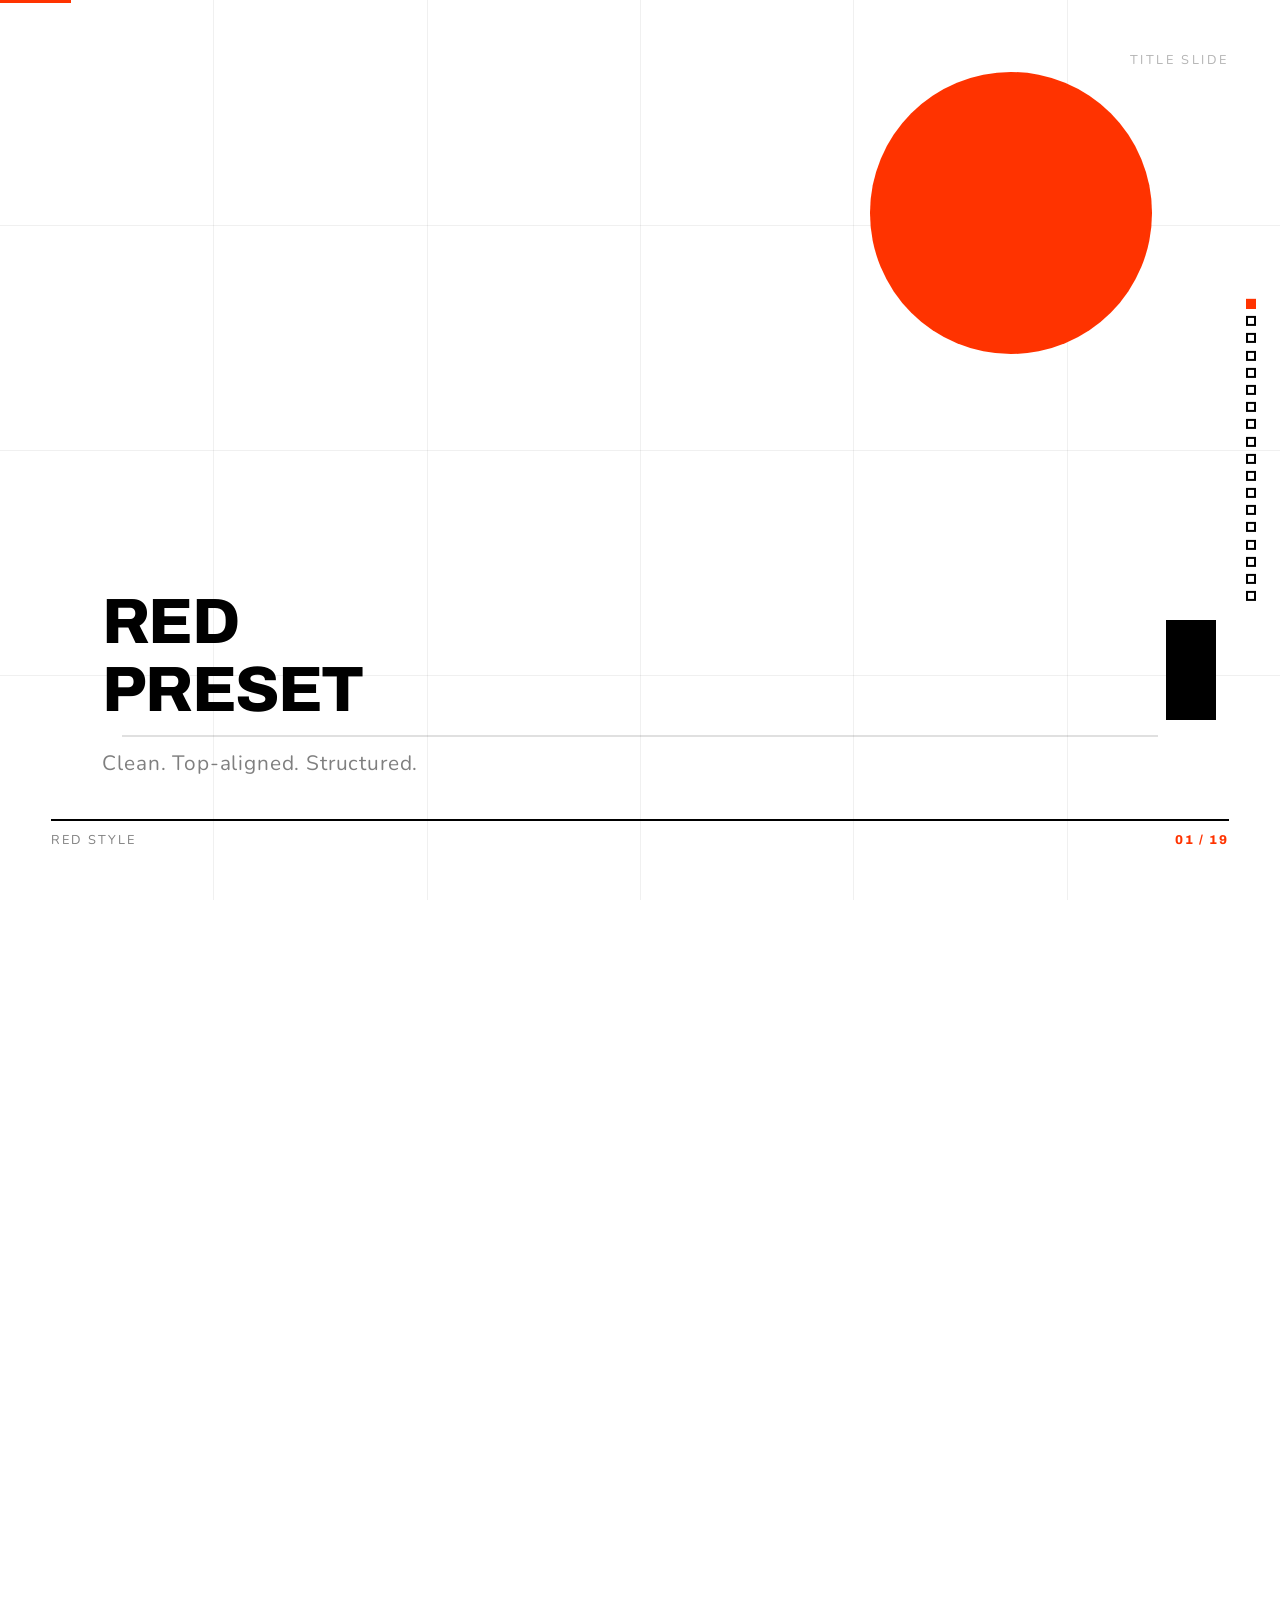
<file: style-samples/00-red.html>
<!DOCTYPE html>
<html lang="en">
<head>
    <meta charset="UTF-8">
    <meta name="viewport" content="width=device-width, initial-scale=1.0">
    <title>Red - All Layouts</title>

    <!-- Google Fonts: Archivo (display) + Nunito (body) -->
    <link rel="preconnect" href="https://fonts.googleapis.com">
    <link rel="preconnect" href="https://fonts.gstatic.com" crossorigin>
    <link href="https://fonts.googleapis.com/css2?family=Archivo:wght@400;800&family=Nunito:wght@400;600&display=swap" rel="stylesheet">

    <style>
        /* ===========================================
           VIEWPORT FITTING: MANDATORY BASE STYLES
           =========================================== */
        html, body {
            height: 100%;
            overflow-x: hidden;
        }
        html {
            scroll-snap-type: y mandatory;
            scroll-behavior: smooth;
        }
        .slide {
            width: 100vw;
            height: 100vh;
            height: 100dvh;
            overflow: hidden;
            scroll-snap-align: start;
            display: flex;
            flex-direction: column;
            position: relative;
        }
        .slide-content {
            flex: 1;
            display: flex;
            flex-direction: column;
            justify-content: center;
            max-height: 100%;
            overflow: hidden;
            padding: var(--slide-padding);
        }
        :root {
            --title-size: clamp(1.5rem, 5vw, 4rem);
            --h2-size: clamp(1.25rem, 3.5vw, 2.5rem);
            --h3-size: clamp(1rem, 2.5vw, 1.75rem);
            --body-size: clamp(0.875rem, 1.5vw, 1.5rem);
            --small-size: clamp(0.75rem, 1.2vw, 1.125rem);
            --slide-padding: clamp(1rem, 4vw, 4rem);
            --content-gap: clamp(0.5rem, 2vw, 2rem);
            --element-gap: clamp(0.25rem, 1vw, 1rem);
        }
        .card, .container, .content-box {
            max-width: min(90vw, 1000px);
            max-height: min(80vh, 700px);
        }
        .feature-list, .bullet-list { gap: clamp(0.4rem, 1vh, 1rem); }
        .feature-list li, .bullet-list li { font-size: var(--body-size); line-height: 1.4; }
        .grid {
            display: grid;
            grid-template-columns: repeat(auto-fit, minmax(min(100%, 250px), 1fr));
            gap: clamp(0.5rem, 1.5vw, 1rem);
        }
        img, .image-container {
            max-width: 100%;
            max-height: min(50vh, 400px);
            object-fit: contain;
        }

        @media (max-height: 700px) {
            :root {
                --slide-padding: clamp(0.75rem, 3vw, 2rem);
                --content-gap: clamp(0.4rem, 1.5vw, 1rem);
                --title-size: clamp(1.25rem, 4.5vw, 2.5rem);
                --h2-size: clamp(1rem, 3vw, 1.75rem);
            }
        }
        @media (max-height: 600px) {
            :root {
                --slide-padding: clamp(0.5rem, 2.5vw, 1.5rem);
                --content-gap: clamp(0.3rem, 1vw, 0.75rem);
                --title-size: clamp(1.1rem, 4vw, 2rem);
                --body-size: clamp(0.8rem, 1.3vw, 1.125rem);
            }
            .nav-dots, .keyboard-hint, .decorative { display: none; }
        }
        @media (max-height: 500px) {
            :root {
                --slide-padding: clamp(0.4rem, 2vw, 1rem);
                --title-size: clamp(1rem, 3.5vw, 1.5rem);
                --h2-size: clamp(0.9rem, 2.5vw, 1.25rem);
                --body-size: clamp(0.75rem, 1.1vw, 1rem);
            }
        }
        @media (max-width: 600px) {
            :root { --title-size: clamp(1.25rem, 7vw, 2.5rem); }
            .grid { grid-template-columns: 1fr; }
        }
        @media (prefers-reduced-motion: reduce) {
            *, *::before, *::after {
                animation-duration: 0.01ms !important;
                transition-duration: 0.2s !important;
            }
            html { scroll-behavior: auto; }
            .donut-segment, .progress-fill {
                transition: none !important;
                stroke-dashoffset: var(--target-offset, 0) !important;
            }
            .bar-fill { transition: none !important; width: var(--bar-width) !important; }
            .funnel-stage { transition: none !important; opacity: 1 !important; transform: none !important; }
        }

        /* ===========================================
           DEFAULT: THEME
           Based on Swiss Modern with top-aligned content
           =========================================== */
        * { margin: 0; padding: 0; box-sizing: border-box; }

        :root {
            --bg-primary: #ffffff;
            --accent: #ff3300;
            --text-primary: #000000;
            --text-secondary: rgba(0, 0, 0, 0.5);
            --grid-color: rgba(0, 0, 0, 0.06);
            --border-color: rgba(0, 0, 0, 0.12);

            --font-display: 'Archivo', sans-serif;
            --font-body: 'Nunito', sans-serif;

            --ease-out-expo: cubic-bezier(0.16, 1, 0.3, 1);
            --label-size: clamp(0.6rem, 1vw, 0.8rem);
            --subtitle-size: clamp(0.85rem, 1.8vw, 1.3rem);
            --code-size: clamp(0.65rem, 1.2vw, 0.95rem);

            /* Chart palette */
            --chart-1: #ff3300;
            --chart-2: #264653;
            --chart-3: #e76f51;
            --chart-4: #2a9d8f;
            --chart-5: #e9c46a;
            --chart-6: #606060;
            --chart-track: rgba(128, 128, 128, 0.15);
        }

        body {
            font-family: var(--font-body);
            background: var(--bg-primary);
            color: var(--text-primary);
            -webkit-font-smoothing: antialiased;
        }

        /* ===========================================
           SHARED: GRID BACKGROUND
           =========================================== */
        .swiss-grid {
            position: absolute;
            inset: 0;
            pointer-events: none;
        }
        .swiss-grid-line {
            position: absolute;
            background: var(--grid-color);
        }
        .swiss-grid-line.v { width: 1px; top: 0; bottom: 0; }
        .swiss-grid-line.h { height: 1px; left: 0; right: 0; }
        .swiss-grid-line:nth-child(1) { left: 16.666%; }
        .swiss-grid-line:nth-child(2) { left: 33.333%; }
        .swiss-grid-line:nth-child(3) { left: 50%; }
        .swiss-grid-line:nth-child(4) { left: 66.666%; }
        .swiss-grid-line:nth-child(5) { left: 83.333%; }
        .swiss-grid-line:nth-child(6) { top: 25%; }
        .swiss-grid-line:nth-child(7) { top: 50%; }
        .swiss-grid-line:nth-child(8) { top: 75%; }

        /* ===========================================
           SHARED: REVEAL ANIMATIONS
           =========================================== */
        .reveal {
            opacity: 0;
            transform: translateY(20px);
            transition: opacity 0.3s var(--ease-out-expo),
                        transform 0.3s var(--ease-out-expo);
        }
        .slide.visible .reveal {
            opacity: 1;
            transform: translateY(0);
        }
        .slide.visible .reveal:nth-child(1) { transition-delay: 0.05s; }
        .slide.visible .reveal:nth-child(2) { transition-delay: 0.1s; }
        .slide.visible .reveal:nth-child(3) { transition-delay: 0.15s; }
        .slide.visible .reveal:nth-child(4) { transition-delay: 0.2s; }
        .slide.visible .reveal:nth-child(5) { transition-delay: 0.25s; }
        .slide.visible .reveal:nth-child(6) { transition-delay: 0.3s; }

        /* Shared bottom rule */
        .bottom-rule {
            position: absolute;
            bottom: var(--slide-padding);
            left: var(--slide-padding);
            right: var(--slide-padding);
            display: flex;
            align-items: center;
            justify-content: space-between;
            border-top: 2px solid var(--text-primary);
            padding-top: clamp(0.3rem, 0.8vw, 0.6rem);
            opacity: 0;
            transition: opacity 0.3s ease 0.25s;
        }
        .slide.visible .bottom-rule { opacity: 1; }
        .bottom-rule span {
            font-family: var(--font-body);
            font-size: var(--label-size);
            letter-spacing: 0.15em;
            text-transform: uppercase;
            color: var(--text-secondary);
        }


        /* Section title — top-right breadcrumb label */
        .section-title {
            position: absolute;
            top: var(--slide-padding);
            right: var(--slide-padding);
            font-family: var(--font-body);
            font-size: var(--label-size);
            letter-spacing: 0.2em;
            text-transform: uppercase;
            color: rgba(0, 0, 0, 0.3);
            opacity: 0;
            transition: opacity 0.3s ease 0.15s;
        }
        .slide.visible .section-title { opacity: 1; }
        /* Invert on dark slides */
        .quote-slide .section-title { color: rgba(255, 255, 255, 0.25); }

        /* Slide number in bottom-rule — accent color */
        .bottom-rule .slide-num {
            font-family: var(--font-display);
            font-weight: 800;
            letter-spacing: 0.15em;
            color: var(--accent);
        }

        /* Slide title — top-left header on content slides, single line + red bar */
        .slide-title {
            position: absolute;
            top: var(--slide-padding);
            left: var(--slide-padding);
            font-family: var(--font-display);
            font-size: var(--h2-size);
            font-weight: 800;
            text-transform: uppercase;
            letter-spacing: -0.02em;
            line-height: 1.1;
            white-space: nowrap;
            color: var(--text-primary);
            opacity: 0;
            transform: translateY(12px);
            transition: opacity 0.3s var(--ease-out-expo) 0.05s,
                        transform 0.3s var(--ease-out-expo) 0.05s;
        }
        .slide.visible .slide-title {
            opacity: 1;
            transform: translateY(0);
        }
        /* Red bar under slide title */
        .slide-title::after {
            content: '';
            display: block;
            width: 100%;
            height: 4px;
            background: var(--accent);
            margin-top: clamp(0.3rem, 0.8vw, 0.5rem);
            transform: scaleX(0);
            transform-origin: left;
            transition: transform 0.4s var(--ease-out-expo) 0.15s;
        }
        .slide.visible .slide-title::after { transform: scaleX(1); }

        /* Slide subtitle — below title, body font, muted */
        .slide-subtitle {
            position: absolute;
            top: calc(var(--slide-padding) + var(--h2-size) + clamp(1.2rem, 2.5vh, 2rem));
            left: var(--slide-padding);
            font-family: var(--font-body);
            font-size: clamp(0.75rem, 1.3vw, 1.1rem);
            font-weight: 400;
            color: rgba(0, 0, 0, 0.45);
            letter-spacing: 0.02em;
            line-height: 1.4;
            max-width: 50%;
            display: -webkit-box;
            -webkit-line-clamp: 2;
            -webkit-box-orient: vertical;
            overflow: hidden;
            opacity: 0;
            transform: translateY(10px);
            transition: opacity 0.3s var(--ease-out-expo) 0.12s,
                        transform 0.3s var(--ease-out-expo) 0.12s;
        }
        .slide.visible .slide-subtitle {
            opacity: 1;
            transform: translateY(0);
        }

        /* ===========================================
           1. TITLE SLIDE
           Content title top-left, subtitle below with barline
           =========================================== */
        .slide.title-slide {
            background: var(--bg-primary);
            padding: var(--slide-padding);
        }

        .title-slide .slide-content {
            display: flex;
            flex-direction: column;
            justify-content: flex-end;
            padding-bottom: clamp(3rem, 8vh, 6rem);
        }

        /* Large red circle */
        .geo-circle {
            position: absolute;
            top: clamp(2rem, 8vh, 6rem);
            right: clamp(2rem, 10vw, 8rem);
            width: clamp(120px, 22vw, 300px);
            height: clamp(120px, 22vw, 300px);
            border-radius: 50%;
            background: var(--accent);
            transform: scale(0);
            opacity: 0;
            transition: transform 0.3s var(--ease-out-expo) 0.12s,
                        opacity 0.25s ease 0.12s;
        }
        .slide.visible .geo-circle {
            transform: scale(1);
            opacity: 1;
        }

        /* Black rectangle */
        .geo-rect {
            position: absolute;
            bottom: clamp(5rem, 20vh, 14rem);
            right: clamp(1.5rem, 5vw, 4rem);
            width: clamp(25px, 4vw, 50px);
            height: clamp(50px, 9vw, 100px);
            background: var(--text-primary);
            transform: scaleY(0);
            transform-origin: bottom;
            opacity: 0;
            transition: transform 0.3s var(--ease-out-expo) 0.2s,
                        opacity 0.2s ease 0.2s;
        }
        .slide.visible .geo-rect {
            transform: scaleY(1);
            opacity: 1;
        }

        .title-slide h1 {
            font-family: var(--font-display);
            font-size: var(--title-size);
            font-weight: 800;
            line-height: 1.05;
            letter-spacing: -0.03em;
            text-transform: uppercase;
            max-width: 60%;
        }

        /* Slim barline below title with equal left/right margin */
        .title-barline {
            width: calc(100% - clamp(1rem, 3vw, 3rem));
            height: 2px;
            background: var(--border-color);
            margin: clamp(0.4rem, 1vw, 0.75rem) auto;
            margin-left: clamp(0.5rem, 1.5vw, 1.5rem);
            margin-right: clamp(0.5rem, 1.5vw, 1.5rem);
            transform: scaleX(0);
            transform-origin: left;
            transition: transform 0.4s var(--ease-out-expo) 0.15s;
        }
        .slide.visible .title-barline { transform: scaleX(1); }

        .title-slide .subtitle {
            font-family: var(--font-body);
            font-size: var(--subtitle-size);
            color: var(--text-secondary);
            letter-spacing: 0.04em;
        }

        /* ===========================================
           2. CONTENT SLIDE
           Title top-left, body top-aligned
           =========================================== */
        .slide.content-slide {
            background: var(--bg-primary);
            padding: var(--slide-padding);
        }

        .content-slide .slide-content {
            display: grid;
            grid-template-columns: 1fr 1fr;
            gap: clamp(2rem, 5vw, 5rem);
            align-items: start;
            justify-content: start;
            /* Extra top padding to clear the absolute-positioned slide-title */
            padding-top: clamp(5rem, 12vh, 9rem);
            padding-bottom: clamp(3rem, 6vh, 5rem);
        }

        .content-left .lead-text {
            font-size: var(--body-size);
            color: var(--text-secondary);
            line-height: 1.6;
            max-width: 35ch;
        }

        .content-right {
            display: flex;
            flex-direction: column;
            gap: clamp(0.5rem, 1.2vh, 1rem);
        }

        .content-right .bullet-item {
            display: flex;
            align-items: flex-start;
            gap: clamp(0.5rem, 1.2vw, 1rem);
            font-size: var(--body-size);
            line-height: 1.5;
        }

        .bullet-marker {
            flex-shrink: 0;
            width: clamp(16px, 2vw, 24px);
            height: clamp(16px, 2vw, 24px);
            border: 2px solid var(--text-primary);
            margin-top: 2px;
        }
        .bullet-marker.circle { border-radius: 50%; }
        .bullet-marker.filled { background: var(--accent); border-color: var(--accent); }

        .bullet-item strong {
            font-weight: 600;
            display: block;
            font-family: var(--font-display);
            font-size: clamp(0.7rem, 1.2vw, 0.9rem);
            text-transform: uppercase;
            letter-spacing: 0.03em;
        }

        .bullet-item .desc {
            color: var(--text-secondary);
            font-size: var(--small-size);
        }

        @media (max-width: 600px) {
            .content-slide .slide-content {
                grid-template-columns: 1fr;
                gap: var(--content-gap);
            }
        }

        /* ===========================================
           3. FEATURE GRID SLIDE
           Title top-left, grid top-aligned
           =========================================== */
        .slide.grid-slide {
            background: var(--bg-primary);
            padding: var(--slide-padding);
        }

        .grid-slide .slide-content {
            display: flex;
            flex-direction: column;
            justify-content: flex-start;
            gap: var(--content-gap);
            padding-top: clamp(5rem, 12vh, 9rem);
            padding-bottom: clamp(3rem, 6vh, 5rem);
        }

        .swiss-feature-grid {
            display: grid;
            grid-template-columns: repeat(3, 1fr);
            gap: 0;
            border: 2px solid var(--text-primary);
        }

        .swiss-feature-cell {
            padding: clamp(0.75rem, 2vw, 1.5rem);
            border-right: 1px solid var(--border-color);
            border-bottom: 1px solid var(--border-color);
            position: relative;
        }
        .swiss-feature-cell:nth-child(3n) { border-right: none; }
        .swiss-feature-cell:nth-child(n+4) { border-bottom: none; }

        .cell-number {
            font-family: var(--font-display);
            font-size: clamp(1.5rem, 3vw, 2.5rem);
            font-weight: 800;
            color: var(--accent);
            line-height: 1;
            margin-bottom: clamp(0.3rem, 0.8vw, 0.5rem);
        }

        .swiss-feature-cell h3 {
            font-family: var(--font-display);
            font-size: clamp(0.65rem, 1.1vw, 0.85rem);
            font-weight: 800;
            text-transform: uppercase;
            letter-spacing: 0.05em;
            margin-bottom: clamp(0.15rem, 0.4vw, 0.3rem);
        }

        .swiss-feature-cell p {
            font-size: var(--small-size);
            color: var(--text-secondary);
            line-height: 1.4;
        }

        @media (max-width: 600px) {
            .swiss-feature-grid { grid-template-columns: repeat(2, 1fr); }
            .swiss-feature-cell:nth-child(3n) { border-right: 1px solid var(--border-color); }
            .swiss-feature-cell:nth-child(2n) { border-right: none; }
            .swiss-feature-cell:nth-child(n+4) { border-bottom: 1px solid var(--border-color); }
            .swiss-feature-cell:nth-child(n+5) { border-bottom: none; }
        }

        /* ===========================================
           4. CODE SLIDE
           =========================================== */
        .slide.code-slide {
            background: var(--bg-primary);
            padding: var(--slide-padding);
        }

        .code-slide .slide-content {
            display: flex;
            flex-direction: column;
            justify-content: flex-start;
            gap: var(--content-gap);
            padding-top: clamp(5rem, 12vh, 9rem);
            padding-bottom: clamp(3rem, 6vh, 5rem);
        }

        .code-container {
            border: 2px solid var(--text-primary);
            background: #fafafa;
        }

        .code-tab-bar {
            display: flex;
            border-bottom: 2px solid var(--text-primary);
        }

        .code-tab {
            padding: clamp(0.3rem, 0.8vw, 0.6rem) clamp(0.75rem, 2vw, 1.5rem);
            font-family: var(--font-display);
            font-size: var(--small-size);
            font-weight: 800;
            text-transform: uppercase;
            letter-spacing: 0.1em;
            border-right: 1px solid var(--border-color);
        }
        .code-tab.active {
            background: var(--text-primary);
            color: var(--bg-primary);
        }

        .code-container pre {
            padding: clamp(0.75rem, 2vw, 1.5rem);
            font-family: 'Courier New', monospace;
            font-size: var(--code-size);
            line-height: 1.7;
            overflow-x: auto;
        }

        .code-container .kw { color: var(--accent); font-weight: 600; }
        .code-container .str { color: #2e7d32; }
        .code-container .fn { color: #1565c0; }
        .code-container .cm { color: rgba(0,0,0,0.35); font-style: italic; }
        .code-container .num { color: #e65100; }

        /* ===========================================
           5. QUOTE SLIDE
           =========================================== */
        .slide.quote-slide {
            background: var(--text-primary);
            color: var(--bg-primary);
            padding: var(--slide-padding);
        }

        .quote-slide .slide-content {
            display: flex;
            flex-direction: column;
            justify-content: center;
            padding-left: clamp(3rem, 10vw, 10rem);
            padding-right: clamp(3rem, 10vw, 10rem);
        }

        .quote-slide .red-bar-h {
            width: clamp(60px, 8vw, 120px);
            height: 4px;
            background: var(--accent);
            margin-bottom: clamp(1rem, 3vw, 2rem);
            transform: scaleX(0);
            transform-origin: left;
            transition: transform 0.4s var(--ease-out-expo) 0.1s;
        }
        .slide.visible .quote-slide .red-bar-h,
        .quote-slide.visible .red-bar-h { transform: scaleX(1); }

        .quote-slide blockquote {
            font-family: var(--font-display);
            font-size: clamp(1.25rem, 3.5vw, 2.75rem);
            font-weight: 800;
            line-height: 1.2;
            letter-spacing: -0.02em;
            text-transform: uppercase;
            max-width: 18ch;
        }

        .quote-slide .attribution {
            font-family: var(--font-body);
            font-size: var(--body-size);
            color: rgba(255, 255, 255, 0.4);
            margin-top: clamp(1rem, 2.5vw, 2rem);
            letter-spacing: 0.1em;
            text-transform: uppercase;
        }

        .quote-slide .bottom-rule { border-color: rgba(255,255,255,0.2); }
        .quote-slide .bottom-rule span { color: rgba(255,255,255,0.3); }
        .quote-slide .slide-num { color: var(--accent); }

        /* Large outline circle on quote slide */
        .quote-circle {
            position: absolute;
            right: clamp(2rem, 8vw, 6rem);
            top: 50%;
            transform: translateY(-50%) scale(0);
            width: clamp(150px, 28vw, 350px);
            height: clamp(150px, 28vw, 350px);
            border: 3px solid rgba(255, 255, 255, 0.06);
            border-radius: 50%;
            opacity: 0;
            transition: transform 0.4s var(--ease-out-expo) 0.15s,
                        opacity 0.3s ease 0.15s;
        }
        .quote-slide.visible .quote-circle {
            transform: translateY(-50%) scale(1);
            opacity: 1;
        }

        /* ===========================================
           6. IMAGE SLIDE
           =========================================== */
        .slide.image-slide {
            background: var(--bg-primary);
            padding: var(--slide-padding);
        }

        .image-slide .slide-content {
            display: grid;
            grid-template-columns: 1fr 1fr;
            gap: clamp(2rem, 5vw, 5rem);
            align-items: start;
            padding-top: clamp(5rem, 12vh, 9rem);
            padding-bottom: clamp(3rem, 6vh, 5rem);
        }

        .image-slide .image-desc {
            font-size: var(--body-size);
            color: var(--text-secondary);
            line-height: 1.6;
            margin-top: clamp(0.5rem, 1.5vw, 1rem);
        }

        .image-placeholder {
            aspect-ratio: 4/3;
            max-height: min(50vh, 400px);
            border: 2px solid var(--text-primary);
            display: flex;
            flex-direction: column;
            align-items: center;
            justify-content: center;
            gap: clamp(0.3rem, 1vw, 0.75rem);
            position: relative;
        }

        /* Red corner accent on image */
        .image-placeholder::before {
            content: '';
            position: absolute;
            top: -2px;
            right: -2px;
            width: clamp(30px, 5vw, 60px);
            height: clamp(30px, 5vw, 60px);
            border-top: 4px solid var(--accent);
            border-right: 4px solid var(--accent);
        }

        .image-placeholder .ph-icon {
            font-size: clamp(2rem, 4vw, 3.5rem);
            color: var(--border-color);
        }
        .image-placeholder .ph-text {
            font-size: var(--small-size);
            color: var(--text-secondary);
            letter-spacing: 0.15em;
            text-transform: uppercase;
        }

        @media (max-width: 600px) {
            .image-slide .slide-content {
                grid-template-columns: 1fr;
                gap: var(--content-gap);
            }
        }

        /* ===========================================
           7. SECTION DIVIDER
           =========================================== */
        .slide.section-divider {
            background: var(--bg-primary);
            padding: var(--slide-padding);
        }

        .section-divider .slide-content {
            display: flex;
            flex-direction: column;
            justify-content: center;
            align-items: flex-start;
            padding-left: clamp(3rem, 10vw, 10rem);
        }

        .section-divider .section-number {
            font-family: var(--font-display);
            font-size: clamp(5rem, 15vw, 14rem);
            font-weight: 800;
            color: var(--accent);
            line-height: 1;
            opacity: 0.15;
            position: absolute;
            top: 50%;
            right: clamp(2rem, 8vw, 8rem);
            transform: translateY(-50%);
        }

        .section-divider .section-divider-title {
            font-family: var(--font-display);
            font-size: clamp(1.75rem, 5vw, 4rem);
            font-weight: 800;
            text-transform: uppercase;
            letter-spacing: -0.02em;
            line-height: 1.1;
        }

        .section-divider .section-divider-subtitle {
            font-family: var(--font-body);
            font-size: var(--body-size);
            color: var(--text-secondary);
            margin-top: clamp(0.5rem, 1.5vw, 1rem);
            max-width: 35ch;
            line-height: 1.5;
        }

        /* Red geometric accent — triangle */
        .section-divider .geo-accent {
            position: absolute;
            bottom: clamp(4rem, 12vh, 8rem);
            right: clamp(3rem, 10vw, 8rem);
            width: 0;
            height: 0;
            border-left: clamp(20px, 3vw, 40px) solid transparent;
            border-right: clamp(20px, 3vw, 40px) solid transparent;
            border-bottom: clamp(35px, 5vw, 70px) solid var(--accent);
            transform: scale(0);
            opacity: 0;
            transition: transform 0.3s var(--ease-out-expo) 0.2s,
                        opacity 0.2s ease 0.2s;
        }
        .section-divider.visible .geo-accent {
            transform: scale(1);
            opacity: 1;
        }

        @media (max-width: 600px) {
            .section-divider .section-number {
                font-size: clamp(4rem, 25vw, 8rem);
                right: clamp(1rem, 4vw, 3rem);
            }
            .section-divider .slide-content {
                padding-left: var(--slide-padding);
            }
        }

        /* ===========================================
           8. AGENDA / TOC SLIDE
           =========================================== */
        .slide.agenda-slide {
            background: var(--bg-primary);
            padding: var(--slide-padding);
        }

        .agenda-slide .slide-content {
            display: flex;
            flex-direction: column;
            justify-content: flex-start;
            gap: 0;
            padding-top: clamp(5rem, 12vh, 9rem);
            padding-bottom: clamp(3rem, 6vh, 5rem);
        }

        .agenda-list {
            display: flex;
            flex-direction: column;
            gap: 0;
            list-style: none;
        }

        .agenda-item {
            display: flex;
            align-items: flex-start;
            gap: clamp(0.75rem, 2vw, 1.5rem);
            padding: clamp(0.6rem, 1.5vw, 1rem) clamp(0.75rem, 2vw, 1.25rem);
            border-bottom: 1px solid var(--border-color);
        }
        .agenda-item:first-child {
            border-top: 1px solid var(--border-color);
        }

        .agenda-item.active {
            background: var(--accent);
            border-bottom-color: var(--accent);
        }
        .agenda-item.active + .agenda-item {
            border-top-color: var(--accent);
        }

        .agenda-item .agenda-num {
            font-family: var(--font-display);
            font-size: clamp(1rem, 2vw, 1.5rem);
            font-weight: 800;
            color: var(--accent);
            line-height: 1.2;
            flex-shrink: 0;
            min-width: clamp(1.5rem, 3vw, 2.5rem);
        }
        .agenda-item.active .agenda-num {
            color: #ffffff;
        }

        .agenda-item .agenda-text h3 {
            font-family: var(--font-display);
            font-size: clamp(0.75rem, 1.3vw, 1rem);
            font-weight: 800;
            text-transform: uppercase;
            letter-spacing: 0.03em;
            line-height: 1.3;
        }
        .agenda-item.active .agenda-text h3 {
            color: #ffffff;
        }

        .agenda-item .agenda-text p {
            font-family: var(--font-body);
            font-size: var(--small-size);
            color: var(--text-secondary);
            line-height: 1.4;
            margin-top: clamp(0.1rem, 0.3vw, 0.25rem);
        }
        .agenda-item.active .agenda-text p {
            color: rgba(255, 255, 255, 0.6);
        }

        @media (max-width: 600px) {
            .agenda-item { gap: clamp(0.5rem, 3vw, 1rem); }
        }

        /* ===========================================
           9. TIMELINE / ROADMAP SLIDE
           =========================================== */
        .slide.timeline-slide {
            background: var(--bg-primary);
            padding: var(--slide-padding);
        }

        .timeline-slide .slide-content {
            display: flex;
            flex-direction: column;
            justify-content: flex-start;
            gap: var(--content-gap);
            padding-top: clamp(5rem, 12vh, 9rem);
            padding-bottom: clamp(3rem, 6vh, 5rem);
        }

        .timeline-container {
            position: relative;
            display: flex;
            justify-content: space-between;
            align-items: flex-start;
            padding-top: clamp(2.5rem, 5vh, 4rem);
        }

        /* Horizontal connecting line */
        .timeline-container::before {
            content: '';
            position: absolute;
            top: calc(clamp(2.5rem, 5vh, 4rem) + clamp(6px, 0.8vw, 10px));
            left: clamp(6px, 0.8vw, 10px);
            right: clamp(6px, 0.8vw, 10px);
            height: 2px;
            background: var(--text-primary);
        }

        .timeline-item {
            display: flex;
            flex-direction: column;
            align-items: center;
            flex: 1;
            position: relative;
            text-align: center;
        }

        .timeline-item .timeline-date {
            position: absolute;
            top: clamp(-2.2rem, -4vh, -3rem);
            font-family: var(--font-display);
            font-size: var(--small-size);
            font-weight: 800;
            text-transform: uppercase;
            letter-spacing: 0.05em;
            color: var(--text-secondary);
            white-space: nowrap;
        }

        .timeline-item .timeline-marker {
            width: clamp(12px, 1.6vw, 20px);
            height: clamp(12px, 1.6vw, 20px);
            border: 2px solid var(--text-primary);
            background: var(--bg-primary);
            flex-shrink: 0;
            z-index: 1;
        }
        .timeline-item.active .timeline-marker {
            background: var(--accent);
            border-color: var(--accent);
        }

        .timeline-item .timeline-label {
            margin-top: clamp(0.5rem, 1.2vw, 0.75rem);
        }

        .timeline-item .timeline-label h4 {
            font-family: var(--font-display);
            font-size: clamp(0.65rem, 1.1vw, 0.85rem);
            font-weight: 800;
            text-transform: uppercase;
            letter-spacing: 0.03em;
            line-height: 1.3;
        }

        .timeline-item .timeline-label p {
            font-family: var(--font-body);
            font-size: var(--small-size);
            color: var(--text-secondary);
            line-height: 1.4;
            margin-top: clamp(0.1rem, 0.3vw, 0.2rem);
            max-width: 14ch;
            margin-left: auto;
            margin-right: auto;
        }

        @media (max-width: 600px) {
            .timeline-container {
                flex-direction: column;
                align-items: flex-start;
                gap: clamp(1rem, 3vw, 1.5rem);
                padding-top: 0;
                padding-left: clamp(2rem, 6vw, 3rem);
            }
            .timeline-container::before {
                top: 0;
                bottom: 0;
                left: clamp(5px, 0.8vw, 9px);
                right: auto;
                width: 2px;
                height: auto;
            }
            .timeline-item {
                flex-direction: row;
                align-items: flex-start;
                gap: clamp(0.5rem, 2vw, 1rem);
                text-align: left;
            }
            .timeline-item .timeline-date {
                position: static;
                margin-bottom: 0;
            }
            .timeline-item .timeline-marker {
                position: absolute;
                left: calc(-1 * clamp(2rem, 6vw, 3rem) + clamp(-1px, -0.1vw, 0px));
            }
            .timeline-item .timeline-label {
                margin-top: 0;
            }
            .timeline-item .timeline-label p {
                max-width: none;
            }
        }

        /* ===========================================
           10. COMPARISON SLIDE
           =========================================== */
        .slide.comparison-slide {
            background: var(--bg-primary);
            padding: var(--slide-padding);
        }

        .comparison-slide .slide-content {
            display: grid;
            grid-template-columns: 1fr 1fr;
            gap: clamp(2rem, 5vw, 5rem);
            align-items: start;
            padding-top: clamp(5rem, 12vh, 9rem);
            padding-bottom: clamp(3rem, 6vh, 5rem);
        }

        .comparison-col {
            display: flex;
            flex-direction: column;
            gap: clamp(0.5rem, 1.2vh, 1rem);
        }

        .comparison-col .col-header {
            font-family: var(--font-display);
            font-size: clamp(0.75rem, 1.3vw, 1rem);
            font-weight: 800;
            text-transform: uppercase;
            letter-spacing: 0.05em;
            padding-bottom: clamp(0.3rem, 0.8vw, 0.5rem);
            margin-bottom: clamp(0.3rem, 0.8vw, 0.5rem);
        }
        .comparison-col.col-left .col-header {
            border-bottom: 4px solid var(--accent);
        }
        .comparison-col.col-right .col-header {
            border-bottom: 2px solid var(--text-primary);
        }

        .comparison-col .bullet-item {
            display: flex;
            align-items: flex-start;
            gap: clamp(0.5rem, 1.2vw, 1rem);
            font-size: var(--body-size);
            line-height: 1.5;
        }

        @media (max-width: 600px) {
            .comparison-slide .slide-content {
                grid-template-columns: 1fr;
                gap: var(--content-gap);
            }
        }

        /* ===========================================
           11. TABLE / MATRIX SLIDE
           =========================================== */
        .slide.table-slide {
            background: var(--bg-primary);
            padding: var(--slide-padding);
        }

        .table-slide .slide-content {
            display: flex;
            flex-direction: column;
            justify-content: flex-start;
            gap: var(--content-gap);
            padding-top: clamp(5rem, 12vh, 9rem);
            padding-bottom: clamp(3rem, 6vh, 5rem);
        }

        .swiss-table {
            width: 100%;
            border-collapse: collapse;
            border: 2px solid var(--text-primary);
        }

        .swiss-table thead th {
            background: rgba(0, 0, 0, 0.04);
            font-family: var(--font-display);
            font-size: clamp(0.6rem, 1vw, 0.8rem);
            font-weight: 800;
            text-transform: uppercase;
            letter-spacing: 0.08em;
            padding: clamp(0.4rem, 1vw, 0.75rem) clamp(0.5rem, 1.2vw, 1rem);
            text-align: left;
            border-bottom: 2px solid var(--text-primary);
        }

        .swiss-table tbody td {
            font-family: var(--font-body);
            font-size: var(--small-size);
            padding: clamp(0.35rem, 0.9vw, 0.6rem) clamp(0.5rem, 1.2vw, 1rem);
            border-bottom: 1px solid var(--border-color);
            line-height: 1.4;
        }

        .swiss-table tbody td:first-child {
            background: rgba(0, 0, 0, 0.02);
            font-family: var(--font-display);
            font-weight: 800;
            font-size: clamp(0.6rem, 1vw, 0.8rem);
            text-transform: uppercase;
            letter-spacing: 0.03em;
        }

        .swiss-table tbody tr:last-child td {
            border-bottom: none;
        }

        .swiss-table th + th,
        .swiss-table td + td {
            border-left: 1px solid var(--border-color);
        }

        @media (max-width: 600px) {
            .swiss-table {
                font-size: clamp(0.65rem, 2.5vw, 0.85rem);
            }
            .swiss-table thead th,
            .swiss-table tbody td {
                padding: clamp(0.25rem, 1vw, 0.4rem) clamp(0.3rem, 1vw, 0.5rem);
            }
        }

        /* ===========================================
           12. STAT HIGHLIGHT SLIDE
           =========================================== */
        .slide.stat-slide {
            background: var(--text-primary);
            color: var(--bg-primary);
            padding: var(--slide-padding);
        }

        .stat-slide .slide-content {
            display: flex;
            flex-direction: column;
            justify-content: center;
            align-items: center;
            gap: clamp(1.5rem, 4vw, 3rem);
        }

        .stat-slide .red-bar-h {
            width: clamp(60px, 8vw, 120px);
            height: 4px;
            background: var(--accent);
            transform: scaleX(0);
            transform-origin: left;
            transition: transform 0.4s var(--ease-out-expo) 0.1s;
        }
        .stat-slide.visible .red-bar-h { transform: scaleX(1); }

        .stat-row {
            display: flex;
            justify-content: center;
            gap: clamp(2rem, 6vw, 6rem);
        }

        .stat-item {
            display: flex;
            flex-direction: column;
            align-items: center;
            text-align: center;
        }

        .stat-item .stat-number {
            font-family: var(--font-display);
            font-size: clamp(2.5rem, 7vw, 6rem);
            font-weight: 800;
            color: var(--accent);
            line-height: 1;
            letter-spacing: -0.03em;
        }

        .stat-item .stat-label {
            font-family: var(--font-body);
            font-size: var(--small-size);
            color: rgba(255, 255, 255, 0.5);
            text-transform: uppercase;
            letter-spacing: 0.15em;
            margin-top: clamp(0.3rem, 0.8vw, 0.6rem);
        }

        .stat-slide .bottom-rule { border-color: rgba(255, 255, 255, 0.2); }
        .stat-slide .bottom-rule span { color: rgba(255, 255, 255, 0.3); }
        .stat-slide .bottom-rule .slide-num { color: var(--accent); }
        .stat-slide .section-title { color: rgba(255, 255, 255, 0.25); }

        @media (max-width: 600px) {
            .stat-row {
                flex-direction: column;
                gap: clamp(1.5rem, 4vw, 2rem);
            }
        }

        /* ===========================================
           13. PROCESS / FLOW SLIDE
           =========================================== */
        .slide.process-slide {
            background: var(--bg-primary);
            padding: var(--slide-padding);
        }

        .process-slide .slide-content {
            display: flex;
            flex-direction: column;
            justify-content: flex-start;
            gap: var(--content-gap);
            padding-top: clamp(5rem, 12vh, 9rem);
            padding-bottom: clamp(3rem, 6vh, 5rem);
        }

        .process-flow {
            display: flex;
            align-items: stretch;
            gap: 0;
        }

        .process-step {
            flex: 1;
            border: 2px solid var(--text-primary);
            padding: clamp(0.6rem, 1.5vw, 1.25rem);
            display: flex;
            flex-direction: column;
            gap: clamp(0.2rem, 0.5vw, 0.4rem);
            position: relative;
        }

        .process-step.active {
            background: var(--text-primary);
            color: var(--bg-primary);
        }

        .process-step .step-number {
            font-family: var(--font-display);
            font-size: clamp(1.2rem, 2.5vw, 2rem);
            font-weight: 800;
            color: var(--accent);
            line-height: 1;
        }

        .process-step .step-title {
            font-family: var(--font-display);
            font-size: clamp(0.65rem, 1.1vw, 0.85rem);
            font-weight: 800;
            text-transform: uppercase;
            letter-spacing: 0.03em;
            line-height: 1.3;
        }

        .process-step .step-desc {
            font-family: var(--font-body);
            font-size: var(--small-size);
            color: var(--text-secondary);
            line-height: 1.4;
        }
        .process-step.active .step-desc {
            color: rgba(255, 255, 255, 0.5);
        }

        /* Arrow between steps */
        .process-arrow {
            display: flex;
            align-items: center;
            padding: 0 clamp(0.2rem, 0.5vw, 0.4rem);
            flex-shrink: 0;
        }

        .process-arrow::after {
            content: '';
            display: block;
            width: 0;
            height: 0;
            border-top: clamp(6px, 0.8vw, 10px) solid transparent;
            border-bottom: clamp(6px, 0.8vw, 10px) solid transparent;
            border-left: clamp(8px, 1.2vw, 14px) solid var(--text-primary);
        }

        @media (max-width: 600px) {
            .process-flow {
                flex-direction: column;
            }
            .process-arrow {
                justify-content: center;
                padding: clamp(0.2rem, 0.5vw, 0.3rem) 0;
            }
            .process-arrow::after {
                border-top: clamp(8px, 1.2vw, 14px) solid var(--text-primary);
                border-bottom: none;
                border-left: clamp(6px, 0.8vw, 10px) solid transparent;
                border-right: clamp(6px, 0.8vw, 10px) solid transparent;
            }
        }

        /* ===========================================
           NAV DOTS
           =========================================== */
        .nav-dots {
            position: fixed;
            right: clamp(0.75rem, 2vw, 1.5rem);
            top: 50%;
            transform: translateY(-50%);
            display: flex;
            flex-direction: column;
            gap: clamp(6px, 0.8vh, 10px);
            z-index: 100;
        }
        .nav-dot {
            width: clamp(8px, 0.8vw, 10px);
            height: clamp(8px, 0.8vw, 10px);
            border: 2px solid var(--text-primary);
            background: transparent;
            cursor: pointer;
            transition: background 0.2s ease;
            padding: 0;
        }
        .nav-dot.active {
            background: var(--accent);
            border-color: var(--accent);
        }
        /* Invert dots on dark slides */
        .dots-inverted .nav-dot { border-color: #fff; }
        .dots-inverted .nav-dot.active { background: var(--accent); border-color: var(--accent); }

        .progress-bar {
            position: fixed;
            top: 0;
            left: 0;
            height: 3px;
            background: var(--accent);
            z-index: 100;
            transition: width 0.3s ease;
        }

        /* ===========================================
           14. CLOSING / Q&A SLIDE
           =========================================== */
        .slide.closing-slide {
            background: var(--text-primary);
            color: var(--bg-primary);
            padding: var(--slide-padding);
        }

        .closing-slide .slide-content {
            display: flex;
            flex-direction: column;
            justify-content: center;
            align-items: center;
            gap: clamp(1rem, 2.5vw, 2rem);
        }

        .closing-slide .red-bar-h {
            width: clamp(60px, 8vw, 120px);
            height: 4px;
            background: var(--accent);
            transform: scaleX(0);
            transform-origin: left;
            transition: transform 0.4s var(--ease-out-expo) 0.1s;
        }
        .closing-slide.visible .red-bar-h { transform: scaleX(1); }

        .closing-slide .closing-heading {
            font-family: var(--font-display);
            font-size: clamp(2rem, 6vw, 5rem);
            font-weight: 800;
            text-transform: uppercase;
            letter-spacing: -0.02em;
            line-height: 1.1;
            text-align: center;
        }

        .closing-slide .closing-subtitle {
            font-family: var(--font-body);
            font-size: var(--body-size);
            color: rgba(255, 255, 255, 0.4);
            text-align: center;
            letter-spacing: 0.04em;
        }

        .closing-contact {
            display: flex;
            gap: clamp(1.5rem, 4vw, 4rem);
            margin-top: clamp(1rem, 3vw, 2.5rem);
        }

        .closing-contact .contact-item {
            display: flex;
            flex-direction: column;
            align-items: center;
            gap: clamp(0.2rem, 0.5vw, 0.4rem);
        }

        .closing-contact .contact-label {
            font-family: var(--font-display);
            font-size: var(--label-size);
            font-weight: 800;
            text-transform: uppercase;
            letter-spacing: 0.15em;
            color: var(--accent);
        }

        .closing-contact .contact-value {
            font-family: var(--font-body);
            font-size: var(--small-size);
            color: rgba(255, 255, 255, 0.5);
            letter-spacing: 0.02em;
        }

        .closing-slide .bottom-rule { border-color: rgba(255, 255, 255, 0.2); }
        .closing-slide .bottom-rule span { color: rgba(255, 255, 255, 0.3); }
        .closing-slide .bottom-rule .slide-num { color: var(--accent); }
        .closing-slide .section-title { color: rgba(255, 255, 255, 0.25); }

        @media (max-width: 600px) {
            .closing-contact {
                flex-direction: column;
                gap: clamp(1rem, 3vw, 1.5rem);
            }
        }

        /* ===========================================
           CHART: DONUT
           =========================================== */
        .donut-chart {
            display: flex;
            align-items: center;
            gap: clamp(1.5rem, 3vw, 3rem);
        }
        .donut-svg { flex: 0 0 auto; max-width: min(50%, 280px); }
        .donut-svg svg { width: 100%; height: auto; transform: rotate(-90deg); }
        .donut-segment {
            transition: stroke-dashoffset 1s var(--ease-out-expo);
            stroke-dashoffset: 502.65;
        }
        .slide.visible .donut-segment { stroke-dashoffset: var(--target-offset, 0); }
        .donut-segment:nth-child(2) { transition-delay: 0.15s; }
        .donut-segment:nth-child(3) { transition-delay: 0.3s; }
        .donut-segment:nth-child(4) { transition-delay: 0.45s; }
        .donut-segment:nth-child(5) { transition-delay: 0.6s; }
        .donut-segment:nth-child(6) { transition-delay: 0.75s; }
        .donut-center {
            font-family: var(--font-display);
            font-size: 2rem;
            font-weight: 800;
            fill: var(--text-primary);
            transform: rotate(90deg);
            transform-origin: center;
        }
        .donut-legend {
            display: flex;
            flex-direction: column;
            gap: clamp(0.5rem, 1vw, 1rem);
        }
        .donut-legend-item {
            display: flex;
            align-items: center;
            gap: clamp(0.5rem, 1vw, 0.75rem);
            font-size: var(--body-size);
        }
        .donut-legend-item span:last-child {
            margin-left: auto;
            font-family: var(--font-display);
            font-weight: 800;
        }
        .donut-swatch {
            width: clamp(12px, 1.5vw, 18px);
            height: clamp(12px, 1.5vw, 18px);
            border-radius: 2px;
            flex-shrink: 0;
        }
        @media (max-width: 600px) {
            .donut-chart { flex-direction: column; }
            .donut-svg { max-width: min(60%, 200px); }
        }

        /* ===========================================
           CHART: BAR
           =========================================== */
        .bar-chart {
            display: flex;
            flex-direction: column;
            gap: clamp(0.5rem, 1.2vw, 1rem);
            width: 100%;
        }
        .bar-row {
            display: flex;
            align-items: center;
            gap: clamp(0.5rem, 1vw, 1rem);
        }
        .bar-label {
            flex: 0 0 clamp(80px, 15vw, 160px);
            font-size: var(--body-size);
            text-align: right;
            white-space: nowrap;
            overflow: hidden;
            text-overflow: ellipsis;
        }
        .bar-track {
            flex: 1;
            height: clamp(20px, 3vw, 36px);
            background: var(--chart-track);
            border-radius: 2px;
            overflow: hidden;
        }
        .bar-fill {
            height: 100%;
            width: 0;
            background: var(--chart-1);
            border-radius: 2px;
            transition: width 0.8s var(--ease-out-expo);
        }
        .slide.visible .bar-fill { width: var(--bar-width); }
        .bar-row:nth-child(2) .bar-fill { transition-delay: 0.1s; }
        .bar-row:nth-child(3) .bar-fill { transition-delay: 0.2s; }
        .bar-row:nth-child(4) .bar-fill { transition-delay: 0.3s; }
        .bar-row:nth-child(5) .bar-fill { transition-delay: 0.4s; }
        .bar-row:nth-child(6) .bar-fill { transition-delay: 0.5s; }
        .bar-row:nth-child(7) .bar-fill { transition-delay: 0.6s; }
        .bar-row:nth-child(8) .bar-fill { transition-delay: 0.7s; }
        .bar-value {
            flex: 0 0 clamp(40px, 6vw, 70px);
            font-family: var(--font-display);
            font-weight: 800;
            font-size: var(--body-size);
        }

        /* ===========================================
           CHART: PROGRESS RINGS
           =========================================== */
        .chart-progress-slide {
            background: var(--text-primary);
            color: var(--bg-primary);
        }
        .chart-progress-slide .section-title { color: rgba(255, 255, 255, 0.25); }
        .chart-progress-slide .bottom-rule { border-color: rgba(255, 255, 255, 0.2); }
        .chart-progress-slide .bottom-rule span { color: rgba(255, 255, 255, 0.3); }
        .chart-progress-slide .bottom-rule .slide-num { color: var(--accent); }
        .progress-rings {
            display: flex;
            justify-content: center;
            gap: clamp(1.5rem, 4vw, 4rem);
            flex-wrap: wrap;
        }
        .progress-ring-item {
            display: flex;
            flex-direction: column;
            align-items: center;
            gap: clamp(0.5rem, 1vw, 1rem);
        }
        .progress-ring-svg {
            width: clamp(100px, 18vw, 180px);
            height: auto;
        }
        .progress-ring-svg svg {
            width: 100%;
            height: auto;
            transform: rotate(-90deg);
        }
        .progress-fill {
            transition: stroke-dashoffset 1.2s var(--ease-out-expo);
            stroke-dashoffset: 502.65;
        }
        .slide.visible .progress-fill { stroke-dashoffset: var(--target-offset, 0); }
        .progress-ring-item:nth-child(2) .progress-fill { transition-delay: 0.2s; }
        .progress-ring-item:nth-child(3) .progress-fill { transition-delay: 0.4s; }
        .progress-ring-item:nth-child(4) .progress-fill { transition-delay: 0.6s; }
        .progress-value {
            font-family: var(--font-display);
            font-size: 2.2rem;
            font-weight: 800;
            fill: var(--bg-primary);
            transform: rotate(90deg);
            transform-origin: center;
        }
        .progress-label {
            font-size: clamp(0.65rem, 1.2vw, 0.9rem);
            text-transform: uppercase;
            letter-spacing: 0.08em;
            opacity: 0.6;
            text-align: center;
        }

        /* ===========================================
           CHART: FUNNEL
           =========================================== */
        .funnel-chart {
            max-width: min(80%, 500px);
            margin: 0 auto;
        }
        .funnel-chart svg { width: 100%; height: auto; }
        .funnel-stage {
            opacity: 0;
            transform: translateY(20px);
            transition: opacity 0.6s var(--ease-out-expo),
                        transform 0.6s var(--ease-out-expo);
        }
        .slide.visible .funnel-stage {
            opacity: 1;
            transform: translateY(0);
        }
        .slide.visible .funnel-stage:nth-child(2) { transition-delay: 0.15s; }
        .slide.visible .funnel-stage:nth-child(3) { transition-delay: 0.3s; }
        .slide.visible .funnel-stage:nth-child(4) { transition-delay: 0.45s; }
        .slide.visible .funnel-stage:nth-child(5) { transition-delay: 0.6s; }
        .funnel-label {
            font-family: var(--font-display);
            font-size: clamp(0.6rem, 1.2vw, 0.85rem);
            font-weight: 800;
            fill: #ffffff;
            text-transform: uppercase;
            letter-spacing: 0.05em;
            paint-order: stroke;
            stroke: rgba(0, 0, 0, 0.4);
            stroke-width: 3px;
        }
        .funnel-value {
            font-family: var(--font-body);
            font-size: clamp(0.55rem, 1vw, 0.75rem);
            fill: rgba(255, 255, 255, 0.95);
            paint-order: stroke;
            stroke: rgba(0, 0, 0, 0.3);
            stroke-width: 2px;
        }

        /* ===========================================
           RESPONSIVE OVERRIDES
           =========================================== */
        @media (max-height: 600px) {
            .geo-circle, .geo-rect, .swiss-grid, .quote-circle { display: none; }
        }
        @media (max-width: 600px) {
            .title-slide h1 { max-width: 100%; }
            .geo-circle {
                width: clamp(80px, 30vw, 160px);
                height: clamp(80px, 30vw, 160px);
            }
            .geo-rect { display: none; }
        }
    </style>
</head>
<body>

    <div class="progress-bar" id="progressBar"></div>
    <nav class="nav-dots" id="navDots"></nav>

    <!-- ============================================
         SLIDE 1: TITLE SLIDE
         Title top-left with barline + subtitle below
         ============================================ -->
    <section class="slide title-slide" data-slide="1">
        <div class="swiss-grid decorative">
            <div class="swiss-grid-line v"></div><div class="swiss-grid-line v"></div>
            <div class="swiss-grid-line v"></div><div class="swiss-grid-line v"></div>
            <div class="swiss-grid-line v"></div>
            <div class="swiss-grid-line h"></div><div class="swiss-grid-line h"></div>
            <div class="swiss-grid-line h"></div>
        </div>
        <div class="geo-circle decorative"></div>
        <div class="geo-rect decorative"></div>
        <div class="section-title">Title Slide</div>
        <div class="slide-content">
            <h1 class="reveal">Red<br>Preset</h1>
            <div class="title-barline reveal"></div>
            <p class="subtitle reveal">Clean. Top-aligned. Structured.</p>
        </div>
        <div class="bottom-rule">
            <span>Red Style</span>

            <span class="slide-num">01 / 19</span>
        </div>
    </section>

    <!-- ============================================
         SLIDE 2: AGENDA / TOC
         Numbered list with active highlight
         ============================================ -->
    <section class="slide agenda-slide" data-slide="2">
        <div class="swiss-grid decorative">
            <div class="swiss-grid-line v"></div><div class="swiss-grid-line v"></div>
            <div class="swiss-grid-line v"></div><div class="swiss-grid-line v"></div>
            <div class="swiss-grid-line v"></div>
            <div class="swiss-grid-line h"></div><div class="swiss-grid-line h"></div>
            <div class="swiss-grid-line h"></div>
        </div>
        <h2 class="slide-title">Agenda</h2>
        <p class="slide-subtitle">What we will cover in this session</p>
        <div class="section-title">Overview</div>
        <div class="slide-content">
            <div class="agenda-list reveal">
                <div class="agenda-item">
                    <span class="agenda-num">01</span>
                    <div class="agenda-text">
                        <h3>Introduction</h3>
                        <p>Project background and key objectives</p>
                    </div>
                </div>
                <div class="agenda-item active">
                    <span class="agenda-num">02</span>
                    <div class="agenda-text">
                        <h3>Design System</h3>
                        <p>Core principles, typography, and color</p>
                    </div>
                </div>
                <div class="agenda-item">
                    <span class="agenda-num">03</span>
                    <div class="agenda-text">
                        <h3>Components</h3>
                        <p>Reusable patterns and layout modules</p>
                    </div>
                </div>
                <div class="agenda-item">
                    <span class="agenda-num">04</span>
                    <div class="agenda-text">
                        <h3>Implementation</h3>
                        <p>Technical setup and build process</p>
                    </div>
                </div>
                <div class="agenda-item">
                    <span class="agenda-num">05</span>
                    <div class="agenda-text">
                        <h3>Next Steps</h3>
                        <p>Roadmap and open discussion</p>
                    </div>
                </div>
            </div>
        </div>
        <div class="bottom-rule">
            <span>Overview</span>

            <span class="slide-num">02 / 19</span>
        </div>
    </section>

    <!-- ============================================
         SLIDE 3: SECTION DIVIDER
         Large section number, vertically centered
         ============================================ -->
    <section class="slide section-divider" data-slide="3">
        <div class="swiss-grid decorative">
            <div class="swiss-grid-line v"></div><div class="swiss-grid-line v"></div>
            <div class="swiss-grid-line v"></div><div class="swiss-grid-line v"></div>
            <div class="swiss-grid-line v"></div>
            <div class="swiss-grid-line h"></div><div class="swiss-grid-line h"></div>
            <div class="swiss-grid-line h"></div>
        </div>
        <div class="section-number reveal">02</div>
        <div class="geo-accent decorative"></div>
        <div class="section-title">Section</div>
        <div class="slide-content">
            <h2 class="section-divider-title reveal">Design<br>System</h2>
            <p class="section-divider-subtitle reveal">Exploring the foundational elements that drive consistency across every layout.</p>
        </div>
        <div class="bottom-rule">
            <span>Section</span>

            <span class="slide-num">03 / 19</span>
        </div>
    </section>

    <!-- ============================================
         SLIDE 4: CONTENT SLIDE
         Title + body top-aligned
         ============================================ -->
    <section class="slide content-slide" data-slide="4">
        <div class="swiss-grid decorative">
            <div class="swiss-grid-line v"></div><div class="swiss-grid-line v"></div>
            <div class="swiss-grid-line v"></div><div class="swiss-grid-line v"></div>
            <div class="swiss-grid-line v"></div>
            <div class="swiss-grid-line h"></div><div class="swiss-grid-line h"></div>
            <div class="swiss-grid-line h"></div>
        </div>
        <h2 class="slide-title">Design Principles</h2>
        <p class="slide-subtitle">Top-aligned layout with structured reading flow</p>
        <div class="section-title">Principles</div>
        <div class="slide-content">
            <div class="content-left">
                <p class="lead-text reveal">Content is top-aligned for a structured, document-like reading flow. No vertical centering — everything anchors to the top.</p>
            </div>
            <div class="content-right">
                <div class="bullet-item reveal">
                    <div class="bullet-marker"></div>
                    <div>
                        <strong>Top alignment</strong>
                        <span class="desc">Content starts at the top for natural reading flow.</span>
                    </div>
                </div>
                <div class="bullet-item reveal">
                    <div class="bullet-marker circle"></div>
                    <div>
                        <strong>Title barline</strong>
                        <span class="desc">Slim divider separates title from subtitle with equal margins.</span>
                    </div>
                </div>
                <div class="bullet-item reveal">
                    <div class="bullet-marker filled"></div>
                    <div>
                        <strong>Swiss foundation</strong>
                        <span class="desc">Built on Swiss Modern — grid, geometry, red accent.</span>
                    </div>
                </div>
                <div class="bullet-item reveal">
                    <div class="bullet-marker"></div>
                    <div>
                        <strong>Structured layout</strong>
                        <span class="desc">Predictable content placement across all slide types.</span>
                    </div>
                </div>
            </div>
        </div>
        <div class="bottom-rule">
            <span>Principles</span>

            <span class="slide-num">04 / 19</span>
        </div>
    </section>

    <!-- ============================================
         SLIDE 5: FEATURE GRID SLIDE
         ============================================ -->
    <section class="slide grid-slide" data-slide="5">
        <div class="swiss-grid decorative">
            <div class="swiss-grid-line v"></div><div class="swiss-grid-line v"></div>
            <div class="swiss-grid-line v"></div><div class="swiss-grid-line v"></div>
            <div class="swiss-grid-line v"></div>
            <div class="swiss-grid-line h"></div><div class="swiss-grid-line h"></div>
            <div class="swiss-grid-line h"></div>
        </div>
        <h2 class="slide-title">Capabilities</h2>
        <p class="slide-subtitle">Six core design capabilities built into every slide</p>
        <div class="section-title">Features</div>
        <div class="slide-content">
            <div class="swiss-feature-grid reveal">
                <div class="swiss-feature-cell">
                    <div class="cell-number">01</div>
                    <h3>Grid System</h3>
                    <p>6-column precision layout with baseline alignment</p>
                </div>
                <div class="swiss-feature-cell">
                    <div class="cell-number">02</div>
                    <h3>Type Scale</h3>
                    <p>Fluid clamp-based sizing from mobile to 4K</p>
                </div>
                <div class="swiss-feature-cell">
                    <div class="cell-number">03</div>
                    <h3>Motion</h3>
                    <p>Fast, professional transitions under 300ms</p>
                </div>
                <div class="swiss-feature-cell">
                    <div class="cell-number">04</div>
                    <h3>Geometry</h3>
                    <p>Pure CSS shapes as compositional accents</p>
                </div>
                <div class="swiss-feature-cell">
                    <div class="cell-number">05</div>
                    <h3>Color</h3>
                    <p>Black, white, red — nothing more needed</p>
                </div>
                <div class="swiss-feature-cell">
                    <div class="cell-number">06</div>
                    <h3>Accessible</h3>
                    <p>Keyboard nav, ARIA labels, reduced motion</p>
                </div>
            </div>
        </div>
        <div class="bottom-rule">
            <span>Features</span>

            <span class="slide-num">05 / 19</span>
        </div>
    </section>

    <!-- ============================================
         SLIDE 6: COMPARISON
         Two columns with headers and bullet items
         ============================================ -->
    <section class="slide comparison-slide" data-slide="6">
        <div class="swiss-grid decorative">
            <div class="swiss-grid-line v"></div><div class="swiss-grid-line v"></div>
            <div class="swiss-grid-line v"></div><div class="swiss-grid-line v"></div>
            <div class="swiss-grid-line v"></div>
            <div class="swiss-grid-line h"></div><div class="swiss-grid-line h"></div>
            <div class="swiss-grid-line h"></div>
        </div>
        <h2 class="slide-title">Comparison</h2>
        <p class="slide-subtitle">Evaluating two approaches side by side</p>
        <div class="section-title">Analysis</div>
        <div class="slide-content">
            <div class="comparison-col col-left reveal">
                <div class="col-header">Approach A</div>
                <div class="bullet-item">
                    <div class="bullet-marker filled"></div>
                    <div>
                        <strong>Performance</strong>
                        <span class="desc">Sub-100ms render times across all viewports.</span>
                    </div>
                </div>
                <div class="bullet-item">
                    <div class="bullet-marker"></div>
                    <div>
                        <strong>Scalability</strong>
                        <span class="desc">Modular architecture supports rapid iteration.</span>
                    </div>
                </div>
                <div class="bullet-item">
                    <div class="bullet-marker circle"></div>
                    <div>
                        <strong>Accessibility</strong>
                        <span class="desc">Full WCAG 2.1 AA compliance built in.</span>
                    </div>
                </div>
            </div>
            <div class="comparison-col col-right reveal">
                <div class="col-header">Approach B</div>
                <div class="bullet-item">
                    <div class="bullet-marker"></div>
                    <div>
                        <strong>Flexibility</strong>
                        <span class="desc">Runtime theming with CSS custom properties.</span>
                    </div>
                </div>
                <div class="bullet-item">
                    <div class="bullet-marker circle"></div>
                    <div>
                        <strong>Simplicity</strong>
                        <span class="desc">Minimal markup with semantic defaults.</span>
                    </div>
                </div>
                <div class="bullet-item">
                    <div class="bullet-marker filled"></div>
                    <div>
                        <strong>Portability</strong>
                        <span class="desc">Zero dependencies, single-file deployment.</span>
                    </div>
                </div>
            </div>
        </div>
        <div class="bottom-rule">
            <span>Analysis</span>

            <span class="slide-num">06 / 19</span>
        </div>
    </section>

    <!-- ============================================
         SLIDE 7: TABLE / MATRIX
         Full data table with header and leading column
         ============================================ -->
    <section class="slide table-slide" data-slide="7">
        <div class="swiss-grid decorative">
            <div class="swiss-grid-line v"></div><div class="swiss-grid-line v"></div>
            <div class="swiss-grid-line v"></div><div class="swiss-grid-line v"></div>
            <div class="swiss-grid-line v"></div>
            <div class="swiss-grid-line h"></div><div class="swiss-grid-line h"></div>
            <div class="swiss-grid-line h"></div>
        </div>
        <h2 class="slide-title">Feature Matrix</h2>
        <p class="slide-subtitle">Capability breakdown across product tiers</p>
        <div class="section-title">Data</div>
        <div class="slide-content">
            <table class="swiss-table reveal">
                <thead>
                    <tr>
                        <th>Feature</th>
                        <th>Starter</th>
                        <th>Professional</th>
                        <th>Enterprise</th>
                    </tr>
                </thead>
                <tbody>
                    <tr>
                        <td>Slide Layouts</td>
                        <td>6 core</td>
                        <td>13 layouts</td>
                        <td>Unlimited</td>
                    </tr>
                    <tr>
                        <td>Custom Themes</td>
                        <td>1 preset</td>
                        <td>5 presets</td>
                        <td>Full editor</td>
                    </tr>
                    <tr>
                        <td>Animations</td>
                        <td>Fade only</td>
                        <td>Reveal system</td>
                        <td>Custom easing</td>
                    </tr>
                    <tr>
                        <td>Export</td>
                        <td>HTML</td>
                        <td>HTML + PDF</td>
                        <td>All formats</td>
                    </tr>
                    <tr>
                        <td>Support</td>
                        <td>Community</td>
                        <td>Email</td>
                        <td>Dedicated</td>
                    </tr>
                </tbody>
            </table>
        </div>
        <div class="bottom-rule">
            <span>Data</span>

            <span class="slide-num">07 / 19</span>
        </div>
    </section>

    <!-- ============================================
         SLIDE 8: TIMELINE / ROADMAP
         Horizontal milestones with connecting line
         ============================================ -->
    <section class="slide timeline-slide" data-slide="8">
        <div class="swiss-grid decorative">
            <div class="swiss-grid-line v"></div><div class="swiss-grid-line v"></div>
            <div class="swiss-grid-line v"></div><div class="swiss-grid-line v"></div>
            <div class="swiss-grid-line v"></div>
            <div class="swiss-grid-line h"></div><div class="swiss-grid-line h"></div>
            <div class="swiss-grid-line h"></div>
        </div>
        <h2 class="slide-title">Roadmap</h2>
        <p class="slide-subtitle">Key milestones from concept to launch</p>
        <div class="section-title">Timeline</div>
        <div class="slide-content">
            <div class="timeline-container reveal">
                <div class="timeline-item">
                    <span class="timeline-date">Q1 2025</span>
                    <div class="timeline-marker"></div>
                    <div class="timeline-label">
                        <h4>Research</h4>
                        <p>User interviews and competitive analysis</p>
                    </div>
                </div>
                <div class="timeline-item active">
                    <span class="timeline-date">Q2 2025</span>
                    <div class="timeline-marker"></div>
                    <div class="timeline-label">
                        <h4>Design</h4>
                        <p>System foundations and prototyping</p>
                    </div>
                </div>
                <div class="timeline-item">
                    <span class="timeline-date">Q3 2025</span>
                    <div class="timeline-marker"></div>
                    <div class="timeline-label">
                        <h4>Build</h4>
                        <p>Component library and integration</p>
                    </div>
                </div>
                <div class="timeline-item">
                    <span class="timeline-date">Q4 2025</span>
                    <div class="timeline-marker"></div>
                    <div class="timeline-label">
                        <h4>Launch</h4>
                        <p>Public release and documentation</p>
                    </div>
                </div>
            </div>
        </div>
        <div class="bottom-rule">
            <span>Timeline</span>

            <span class="slide-num">08 / 19</span>
        </div>
    </section>

    <!-- ============================================
         SLIDE 9: PROCESS / FLOW
         Horizontal steps with arrows
         ============================================ -->
    <section class="slide process-slide" data-slide="9">
        <div class="swiss-grid decorative">
            <div class="swiss-grid-line v"></div><div class="swiss-grid-line v"></div>
            <div class="swiss-grid-line v"></div><div class="swiss-grid-line v"></div>
            <div class="swiss-grid-line v"></div>
            <div class="swiss-grid-line h"></div><div class="swiss-grid-line h"></div>
            <div class="swiss-grid-line h"></div>
        </div>
        <h2 class="slide-title">Workflow</h2>
        <p class="slide-subtitle">From concept to production in four steps</p>
        <div class="section-title">Process</div>
        <div class="slide-content">
            <div class="process-flow reveal">
                <div class="process-step">
                    <span class="step-number">01</span>
                    <span class="step-title">Define</span>
                    <span class="step-desc">Establish goals, audience, and constraints</span>
                </div>
                <div class="process-arrow"></div>
                <div class="process-step active">
                    <span class="step-number">02</span>
                    <span class="step-title">Design</span>
                    <span class="step-desc">Create layouts, select typography and color</span>
                </div>
                <div class="process-arrow"></div>
                <div class="process-step">
                    <span class="step-number">03</span>
                    <span class="step-title">Build</span>
                    <span class="step-desc">Develop components and integrate content</span>
                </div>
                <div class="process-arrow"></div>
                <div class="process-step">
                    <span class="step-number">04</span>
                    <span class="step-title">Ship</span>
                    <span class="step-desc">Test, optimize, and deploy to production</span>
                </div>
            </div>
        </div>
        <div class="bottom-rule">
            <span>Process</span>

            <span class="slide-num">09 / 19</span>
        </div>
    </section>

    <!-- ============================================
         SLIDE 10: CODE SLIDE
         ============================================ -->
    <section class="slide code-slide" data-slide="10">
        <div class="swiss-grid decorative">
            <div class="swiss-grid-line v"></div><div class="swiss-grid-line v"></div>
            <div class="swiss-grid-line v"></div><div class="swiss-grid-line v"></div>
            <div class="swiss-grid-line v"></div>
            <div class="swiss-grid-line h"></div><div class="swiss-grid-line h"></div>
            <div class="swiss-grid-line h"></div>
        </div>
        <h2 class="slide-title">Configuration</h2>
        <p class="slide-subtitle">Theme variables and grid setup</p>
        <div class="section-title">Setup</div>
        <div class="slide-content">
            <div class="code-container reveal">
                <div class="code-tab-bar">
                    <div class="code-tab active">Theme.css</div>
                    <div class="code-tab">Layout</div>
                    <div class="code-tab">Grid</div>
                </div>
                <pre><span class="cm">/* Red — top-aligned Swiss Modern variant */</span>
<span class="kw">:root</span> {
    <span class="fn">--bg</span>:      <span class="str">#ffffff</span>;
    <span class="fn">--text</span>:    <span class="str">#000000</span>;
    <span class="fn">--accent</span>:  <span class="str">#ff3300</span>;

    <span class="fn">--font-display</span>: <span class="str">'Archivo'</span>, sans-serif;
    <span class="fn">--font-body</span>:    <span class="str">'Nunito'</span>, sans-serif;

    <span class="cm">/* Grid: 6 columns, strict alignment */</span>
    <span class="fn">--cols</span>:    <span class="num">6</span>;
    <span class="fn">--gutter</span>: <span class="kw">clamp</span>(<span class="num">0.5rem</span>, <span class="num">2vw</span>, <span class="num">2rem</span>);
}</pre>
            </div>
        </div>
        <div class="bottom-rule">
            <span>Setup</span>

            <span class="slide-num">10 / 19</span>
        </div>
    </section>

    <!-- ============================================
         SLIDE 11: IMAGE SLIDE
         ============================================ -->
    <section class="slide image-slide" data-slide="11">
        <div class="swiss-grid decorative">
            <div class="swiss-grid-line v"></div><div class="swiss-grid-line v"></div>
            <div class="swiss-grid-line v"></div><div class="swiss-grid-line v"></div>
            <div class="swiss-grid-line v"></div>
            <div class="swiss-grid-line h"></div><div class="swiss-grid-line h"></div>
            <div class="swiss-grid-line h"></div>
        </div>
        <h2 class="slide-title">Visual Reference</h2>
        <p class="slide-subtitle">Precision-framed images with geometric accents</p>
        <div class="section-title">Media</div>
        <div class="slide-content">
            <div>
                <p class="image-desc reveal">Images are framed with precision — bordered, aligned to the grid, and accented with geometric marks.</p>
            </div>
            <div class="image-placeholder reveal">
                <div class="ph-icon">&#9633;</div>
                <div class="ph-text">Your image here</div>
            </div>
        </div>
        <div class="bottom-rule">
            <span>Media</span>

            <span class="slide-num">11 / 19</span>
        </div>
    </section>

    <!-- ============================================
         SLIDE 12: STAT HIGHLIGHT
         Dark background, 3 large statistics
         ============================================ -->
    <section class="slide stat-slide" data-slide="12">
        <div class="section-title">Metrics</div>
        <div class="slide-content">
            <div class="red-bar-h reveal"></div>
            <div class="stat-row">
                <div class="stat-item reveal">
                    <span class="stat-number">98%</span>
                    <span class="stat-label">Performance Score</span>
                </div>
                <div class="stat-item reveal">
                    <span class="stat-number">13</span>
                    <span class="stat-label">Slide Layouts</span>
                </div>
                <div class="stat-item reveal">
                    <span class="stat-number">&lt;1s</span>
                    <span class="stat-label">Load Time</span>
                </div>
            </div>
        </div>
        <div class="bottom-rule">
            <span>Metrics</span>

            <span class="slide-num">12 / 19</span>
        </div>
    </section>

    <!-- ============================================
         SLIDE 13: QUOTE SLIDE
         ============================================ -->
    <section class="slide quote-slide" data-slide="13">
        <div class="quote-circle decorative"></div>
        <div class="section-title">Inspiration</div>
        <div class="slide-content">
            <div class="red-bar-h reveal"></div>
            <blockquote class="reveal">
                Less, but better.
            </blockquote>
            <p class="attribution reveal">— Dieter Rams</p>
        </div>
        <div class="bottom-rule">
            <span>Inspiration</span>

            <span class="slide-num">13 / 19</span>
        </div>
    </section>

    <!-- ============================================
         SLIDE 14: CLOSING / Q&A
         ============================================ -->
    <!-- ============================================
         SLIDE 15: DONUT CHART
         SVG donut with legend — parts of a whole
         ============================================ -->
    <section class="slide chart-donut-slide" data-slide="15">
        <div class="swiss-grid decorative">
            <div class="swiss-grid-line v"></div><div class="swiss-grid-line v"></div>
            <div class="swiss-grid-line v"></div><div class="swiss-grid-line v"></div>
            <div class="swiss-grid-line v"></div>
            <div class="swiss-grid-line h"></div><div class="swiss-grid-line h"></div>
            <div class="swiss-grid-line h"></div>
        </div>
        <h2 class="slide-title">Market Share</h2>
        <p class="slide-subtitle">Regional distribution of active users</p>
        <div class="section-title">Data Viz</div>
        <div class="slide-content">
            <div class="donut-chart reveal">
                <div class="donut-svg">
                    <svg viewBox="0 0 200 200" role="img" aria-label="Donut chart showing market share by region">
                        <title>Market Share Distribution</title>
                        <circle class="donut-segment" cx="100" cy="100" r="80"
                            fill="none" stroke="var(--chart-1)" stroke-width="25"
                            stroke-dasharray="201.06 502.65" stroke-dashoffset="0"
                            style="--target-offset: 0">
                            <title>North America: 40%</title>
                        </circle>
                        <circle class="donut-segment" cx="100" cy="100" r="80"
                            fill="none" stroke="var(--chart-2)" stroke-width="25"
                            stroke-dasharray="150.80 502.65" stroke-dashoffset="-201.06"
                            style="--target-offset: -201.06">
                            <title>Europe: 30%</title>
                        </circle>
                        <circle class="donut-segment" cx="100" cy="100" r="80"
                            fill="none" stroke="var(--chart-3)" stroke-width="25"
                            stroke-dasharray="100.53 502.65" stroke-dashoffset="-351.86"
                            style="--target-offset: -351.86">
                            <title>Asia Pacific: 20%</title>
                        </circle>
                        <circle class="donut-segment" cx="100" cy="100" r="80"
                            fill="none" stroke="var(--chart-4)" stroke-width="25"
                            stroke-dasharray="50.27 502.65" stroke-dashoffset="-452.39"
                            style="--target-offset: -452.39">
                            <title>Other: 10%</title>
                        </circle>
                        <text class="donut-center" x="100" y="100" text-anchor="middle" dominant-baseline="central">100%</text>
                    </svg>
                </div>
                <div class="donut-legend">
                    <div class="donut-legend-item">
                        <span class="donut-swatch" style="background: var(--chart-1)"></span>
                        <span>North America</span>
                        <span>40%</span>
                    </div>
                    <div class="donut-legend-item">
                        <span class="donut-swatch" style="background: var(--chart-2)"></span>
                        <span>Europe</span>
                        <span>30%</span>
                    </div>
                    <div class="donut-legend-item">
                        <span class="donut-swatch" style="background: var(--chart-3)"></span>
                        <span>Asia Pacific</span>
                        <span>20%</span>
                    </div>
                    <div class="donut-legend-item">
                        <span class="donut-swatch" style="background: var(--chart-4)"></span>
                        <span>Other</span>
                        <span>10%</span>
                    </div>
                </div>
            </div>
        </div>
        <div class="bottom-rule">
            <span>Data Viz</span>
            <span class="slide-num">15 / 18</span>
        </div>
    </section>

    <!-- ============================================
         SLIDE 16: BAR CHART
         Horizontal bars — comparative quantities
         ============================================ -->
    <section class="slide chart-bar-slide" data-slide="16">
        <div class="swiss-grid decorative">
            <div class="swiss-grid-line v"></div><div class="swiss-grid-line v"></div>
            <div class="swiss-grid-line v"></div><div class="swiss-grid-line v"></div>
            <div class="swiss-grid-line v"></div>
            <div class="swiss-grid-line h"></div><div class="swiss-grid-line h"></div>
            <div class="swiss-grid-line h"></div>
        </div>
        <h2 class="slide-title">Revenue by Region</h2>
        <p class="slide-subtitle">Annual revenue in millions (USD)</p>
        <div class="section-title">Data Viz</div>
        <div class="slide-content">
            <div class="bar-chart reveal" role="img" aria-label="Bar chart showing revenue by region">
                <div class="bar-row">
                    <span class="bar-label">North America</span>
                    <div class="bar-track">
                        <div class="bar-fill" style="--bar-width: 100%"></div>
                    </div>
                    <span class="bar-value">850</span>
                </div>
                <div class="bar-row">
                    <span class="bar-label">Europe</span>
                    <div class="bar-track">
                        <div class="bar-fill" style="--bar-width: 73%"></div>
                    </div>
                    <span class="bar-value">620</span>
                </div>
                <div class="bar-row">
                    <span class="bar-label">Asia Pacific</span>
                    <div class="bar-track">
                        <div class="bar-fill" style="--bar-width: 56%"></div>
                    </div>
                    <span class="bar-value">480</span>
                </div>
                <div class="bar-row">
                    <span class="bar-label">Latin America</span>
                    <div class="bar-track">
                        <div class="bar-fill" style="--bar-width: 25%"></div>
                    </div>
                    <span class="bar-value">210</span>
                </div>
                <div class="bar-row">
                    <span class="bar-label">Middle East</span>
                    <div class="bar-track">
                        <div class="bar-fill" style="--bar-width: 16%"></div>
                    </div>
                    <span class="bar-value">140</span>
                </div>
            </div>
        </div>
        <div class="bottom-rule">
            <span>Data Viz</span>
            <span class="slide-num">16 / 18</span>
        </div>
    </section>

    <!-- ============================================
         SLIDE 17: PROGRESS RINGS
         Circular gauges — independent metrics (dark bg)
         ============================================ -->
    <section class="slide chart-progress-slide" data-slide="17">
        <div class="section-title">Data Viz</div>
        <div class="slide-content">
            <div class="red-bar-h reveal"></div>
            <h2 class="slide-title" style="position: relative; color: var(--bg-primary)">Q4 Goals</h2>
            <div class="progress-rings reveal">
                <div class="progress-ring-item">
                    <div class="progress-ring-svg">
                        <svg viewBox="0 0 200 200" role="img" aria-label="Customer Satisfaction: 92%">
                            <title>Customer Satisfaction: 92%</title>
                            <circle class="progress-track" cx="100" cy="100" r="80"
                                fill="none" stroke="var(--chart-track)" stroke-width="20"/>
                            <circle class="progress-fill" cx="100" cy="100" r="80"
                                fill="none" stroke="var(--chart-1)" stroke-width="20"
                                stroke-dasharray="462.44 502.65"
                                stroke-linecap="round"
                                style="--target-offset: 0"/>
                            <text class="progress-value" x="100" y="100"
                                text-anchor="middle" dominant-baseline="central">92%</text>
                        </svg>
                    </div>
                    <div class="progress-label">Customer Satisfaction</div>
                </div>
                <div class="progress-ring-item">
                    <div class="progress-ring-svg">
                        <svg viewBox="0 0 200 200" role="img" aria-label="Revenue Target: 78%">
                            <title>Revenue Target: 78%</title>
                            <circle class="progress-track" cx="100" cy="100" r="80"
                                fill="none" stroke="var(--chart-track)" stroke-width="20"/>
                            <circle class="progress-fill" cx="100" cy="100" r="80"
                                fill="none" stroke="var(--chart-2)" stroke-width="20"
                                stroke-dasharray="392.07 502.65"
                                stroke-linecap="round"
                                style="--target-offset: 0"/>
                            <text class="progress-value" x="100" y="100"
                                text-anchor="middle" dominant-baseline="central">78%</text>
                        </svg>
                    </div>
                    <div class="progress-label">Revenue Target</div>
                </div>
                <div class="progress-ring-item">
                    <div class="progress-ring-svg">
                        <svg viewBox="0 0 200 200" role="img" aria-label="User Growth: 85%">
                            <title>User Growth: 85%</title>
                            <circle class="progress-track" cx="100" cy="100" r="80"
                                fill="none" stroke="var(--chart-track)" stroke-width="20"/>
                            <circle class="progress-fill" cx="100" cy="100" r="80"
                                fill="none" stroke="var(--chart-3)" stroke-width="20"
                                stroke-dasharray="427.25 502.65"
                                stroke-linecap="round"
                                style="--target-offset: 0"/>
                            <text class="progress-value" x="100" y="100"
                                text-anchor="middle" dominant-baseline="central">85%</text>
                        </svg>
                    </div>
                    <div class="progress-label">User Growth</div>
                </div>
            </div>
        </div>
        <div class="bottom-rule">
            <span>Data Viz</span>
            <span class="slide-num">17 / 18</span>
        </div>
    </section>

    <!-- ============================================
         SLIDE 18: FUNNEL
         SVG trapezoids — narrowing pipeline
         ============================================ -->
    <section class="slide funnel-slide" data-slide="18">
        <div class="swiss-grid decorative">
            <div class="swiss-grid-line v"></div><div class="swiss-grid-line v"></div>
            <div class="swiss-grid-line v"></div><div class="swiss-grid-line v"></div>
            <div class="swiss-grid-line v"></div>
            <div class="swiss-grid-line h"></div><div class="swiss-grid-line h"></div>
            <div class="swiss-grid-line h"></div>
        </div>
        <h2 class="slide-title">Sales Pipeline</h2>
        <p class="slide-subtitle">Conversion through the sales process</p>
        <div class="section-title">Data Viz</div>
        <div class="slide-content">
            <div class="funnel-chart reveal">
                <svg viewBox="0 0 400 300" role="img" aria-label="Sales funnel showing conversion stages">
                    <title>Sales Pipeline Funnel</title>
                    <g class="funnel-stage">
                        <polygon class="funnel-shape" points="20,10 380,10 350,75 50,75"
                            fill="var(--chart-1)"/>
                        <text class="funnel-label" x="200" y="35" text-anchor="middle">Leads</text>
                        <text class="funnel-value" x="200" y="58" text-anchor="middle">10,000</text>
                    </g>
                    <g class="funnel-stage">
                        <polygon class="funnel-shape" points="50,80 350,80 310,145 90,145"
                            fill="var(--chart-2)"/>
                        <text class="funnel-label" x="200" y="105" text-anchor="middle">Qualified</text>
                        <text class="funnel-value" x="200" y="128" text-anchor="middle">4,200</text>
                    </g>
                    <g class="funnel-stage">
                        <polygon class="funnel-shape" points="90,150 310,150 270,215 130,215"
                            fill="var(--chart-3)"/>
                        <text class="funnel-label" x="200" y="175" text-anchor="middle">Proposals</text>
                        <text class="funnel-value" x="200" y="198" text-anchor="middle">1,800</text>
                    </g>
                    <g class="funnel-stage">
                        <polygon class="funnel-shape" points="130,220 270,220 250,285 150,285"
                            fill="var(--chart-4)"/>
                        <text class="funnel-label" x="200" y="245" text-anchor="middle">Closed Won</text>
                        <text class="funnel-value" x="200" y="268" text-anchor="middle">620</text>
                    </g>
                </svg>
            </div>
        </div>
        <div class="bottom-rule">
            <span>Data Viz</span>
            <span class="slide-num">18 / 18</span>
        </div>
    </section>

    <section class="slide closing-slide" data-slide="19">
        <div class="section-title">Close</div>
        <div class="slide-content">
            <div class="red-bar-h reveal"></div>
            <h2 class="closing-heading reveal">Thank You</h2>
            <p class="closing-subtitle reveal">Questions, feedback, and next steps</p>
            <div class="closing-contact reveal">
                <div class="contact-item">
                    <span class="contact-label">Email</span>
                    <span class="contact-value">hello@example.com</span>
                </div>
                <div class="contact-item">
                    <span class="contact-label">Website</span>
                    <span class="contact-value">example.com</span>
                </div>
                <div class="contact-item">
                    <span class="contact-label">Follow</span>
                    <span class="contact-value">@example</span>
                </div>
            </div>
        </div>
        <div class="bottom-rule">
            <span>Close</span>
            <span class="slide-num">19 / 19</span>
        </div>
    </section>

    <script>
        /* ===========================================
           SLIDE PRESENTATION CONTROLLER
           =========================================== */
        class SlidePresentation {
            constructor() {
                this.slides = document.querySelectorAll('.slide');
                this.currentSlide = 0;
                this.setupIntersectionObserver();
                this.setupKeyboardNav();
                this.setupTouchNav();
                this.setupProgressBar();
                this.setupNavDots();
            }

            setupIntersectionObserver() {
                const observer = new IntersectionObserver(
                    (entries) => {
                        entries.forEach((entry) => {
                            if (entry.isIntersecting) {
                                entry.target.classList.add('visible');
                                const idx = Array.from(this.slides).indexOf(entry.target);
                                if (idx !== -1) {
                                    this.currentSlide = idx;
                                    this.updateNavDots();
                                    this.updateProgressBar();
                                    this.updateDotColors();
                                }
                            }
                        });
                    },
                    { threshold: 0.15 }
                );
                this.slides.forEach(slide => observer.observe(slide));
            }

            setupKeyboardNav() {
                document.addEventListener('keydown', (e) => {
                    if (['ArrowDown', 'ArrowRight', ' ', 'PageDown'].includes(e.key)) {
                        e.preventDefault();
                        this.goToSlide(this.currentSlide + 1);
                    } else if (['ArrowUp', 'ArrowLeft', 'PageUp'].includes(e.key)) {
                        e.preventDefault();
                        this.goToSlide(this.currentSlide - 1);
                    }
                });
            }

            setupTouchNav() {
                let startY = 0;
                document.addEventListener('touchstart', (e) => { startY = e.touches[0].clientY; });
                document.addEventListener('touchend', (e) => {
                    const diff = startY - e.changedTouches[0].clientY;
                    if (Math.abs(diff) > 50) {
                        this.goToSlide(this.currentSlide + (diff > 0 ? 1 : -1));
                    }
                });
            }

            setupProgressBar() {
                this.progressBar = document.getElementById('progressBar');
                this.updateProgressBar();
            }

            updateProgressBar() {
                if (!this.progressBar) return;
                const pct = ((this.currentSlide + 1) / this.slides.length) * 100;
                this.progressBar.style.width = pct + '%';
            }

            setupNavDots() {
                const container = document.getElementById('navDots');
                if (!container) return;
                this.slides.forEach((_, i) => {
                    const dot = document.createElement('button');
                    dot.className = 'nav-dot' + (i === 0 ? ' active' : '');
                    dot.setAttribute('aria-label', 'Go to slide ' + (i + 1));
                    dot.addEventListener('click', () => this.goToSlide(i));
                    container.appendChild(dot);
                });
            }

            updateNavDots() {
                document.querySelectorAll('.nav-dot').forEach((dot, i) => {
                    dot.classList.toggle('active', i === this.currentSlide);
                });
            }

            /* Invert nav dot colors on dark slides */
            updateDotColors() {
                const container = document.getElementById('navDots');
                if (!container) return;
                const current = this.slides[this.currentSlide];
                container.classList.toggle('dots-inverted', current.classList.contains('quote-slide') || current.classList.contains('stat-slide') || current.classList.contains('closing-slide') || current.classList.contains('chart-progress-slide'));
            }

            goToSlide(idx) {
                if (idx < 0 || idx >= this.slides.length) return;
                this.slides[idx].scrollIntoView({ behavior: 'smooth' });
            }
        }

        new SlidePresentation();
    </script>

</body>
</html>
</file>
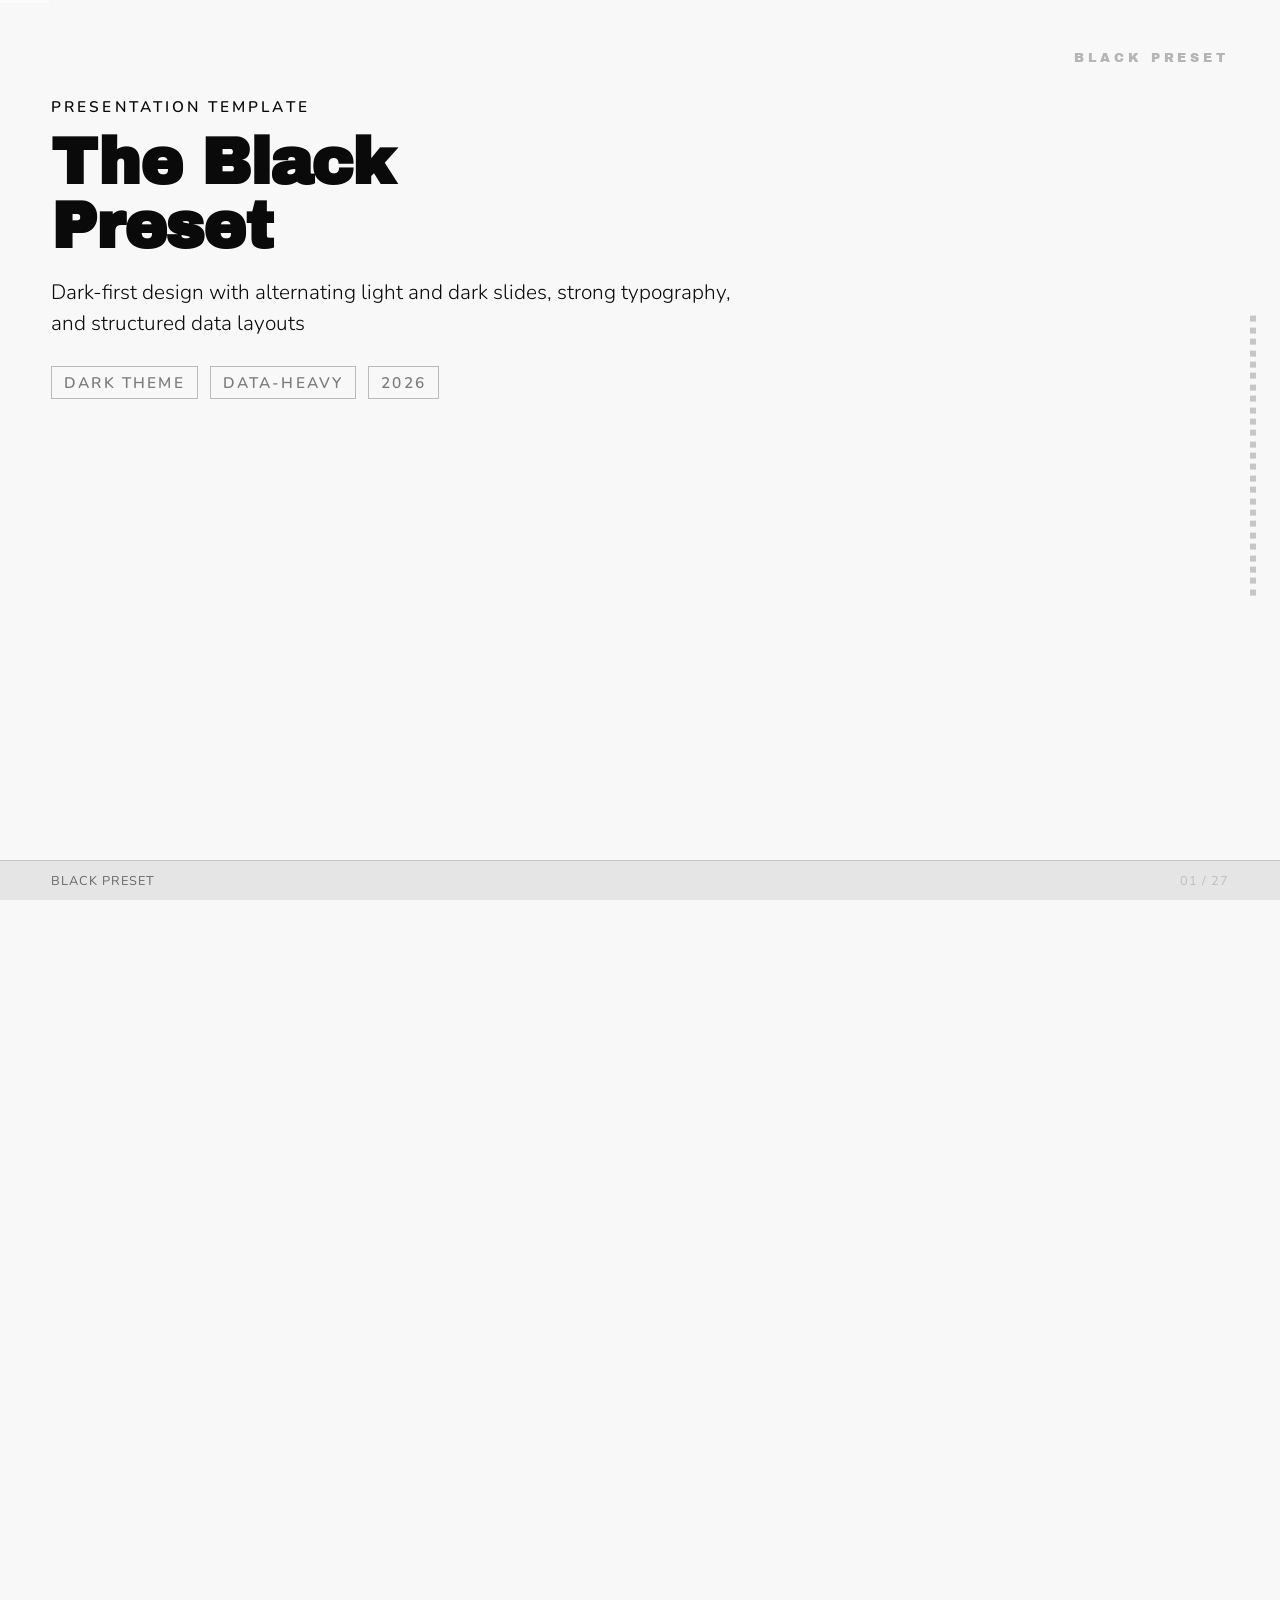
<file: style-samples/01-white.html>
<!DOCTYPE html>
<html lang="en">
<head>
    <meta charset="UTF-8">
    <meta name="viewport" content="width=device-width, initial-scale=1.0">
    <title>White - All Layouts</title>

    <!-- Google Fonts: Archivo Black (display) + Nunito (body) -->
    <link rel="preconnect" href="https://fonts.googleapis.com">
    <link rel="preconnect" href="https://fonts.gstatic.com" crossorigin>
    <link href="https://fonts.googleapis.com/css2?family=Archivo+Black&family=Nunito:wght@300;400;600;700&display=swap" rel="stylesheet">

    <style>
        /* ===========================================
           VIEWPORT FITTING: MANDATORY BASE STYLES
           =========================================== */
        html, body {
            height: 100%;
            overflow-x: hidden;
        }
        html {
            scroll-snap-type: y mandatory;
            scroll-behavior: smooth;
        }
        .slide {
            width: 100vw;
            height: 100vh;
            height: 100dvh;
            overflow: hidden;
            scroll-snap-align: start;
            display: flex;
            flex-direction: column;
            position: relative;
        }
        .slide-content {
            flex: 1;
            display: flex;
            flex-direction: column;
            justify-content: flex-start;
            max-height: 100%;
            overflow: hidden;
            padding: var(--slide-padding);
        }
        :root {
            --title-size: clamp(1.5rem, 5vw, 4rem);
            --h2-size: clamp(1.25rem, 3.5vw, 2.5rem);
            --h3-size: clamp(1rem, 2.5vw, 1.75rem);
            --body-size: clamp(0.875rem, 1.5vw, 1.5rem);
            --small-size: clamp(0.75rem, 1.2vw, 1.125rem);
            --slide-padding: clamp(1rem, 4vw, 4rem);
            --content-gap: clamp(0.5rem, 2vw, 2rem);
            --element-gap: clamp(0.25rem, 1vw, 1rem);
        }
        .card, .container, .content-box {
            max-width: min(90vw, 1000px);
            max-height: min(80vh, 700px);
        }
        .feature-list, .bullet-list { gap: clamp(0.4rem, 1vh, 1rem); }
        .feature-list li, .bullet-list li { font-size: var(--body-size); line-height: 1.4; }
        .grid {
            display: grid;
            grid-template-columns: repeat(auto-fit, minmax(min(100%, 250px), 1fr));
            gap: clamp(0.5rem, 1.5vw, 1rem);
        }
        img, .image-container {
            max-width: 100%;
            max-height: min(50vh, 400px);
            object-fit: contain;
        }

        @media (max-height: 700px) {
            :root {
                --slide-padding: clamp(0.75rem, 3vw, 2rem);
                --content-gap: clamp(0.4rem, 1.5vw, 1rem);
                --title-size: clamp(1.25rem, 4.5vw, 2.5rem);
                --h2-size: clamp(1rem, 3vw, 1.75rem);
            }
        }
        @media (max-height: 600px) {
            :root {
                --slide-padding: clamp(0.5rem, 2.5vw, 1.5rem);
                --content-gap: clamp(0.3rem, 1vw, 0.75rem);
                --title-size: clamp(1.1rem, 4vw, 2rem);
                --body-size: clamp(0.8rem, 1.3vw, 1.125rem);
            }
            .nav-dots, .keyboard-hint, .decorative { display: none; }
        }
        @media (max-height: 500px) {
            :root {
                --slide-padding: clamp(1rem, 2vw, 1rem);
                --title-size: clamp(1rem, 3.5vw, 1.5rem);
                --h2-size: clamp(0.9rem, 2.5vw, 1.25rem);
                --body-size: clamp(0.75rem, 1.1vw, 1rem);
            }
        }
        @media (max-width: 600px) {
            :root {
                --title-size: clamp(1.25rem, 7vw, 2.5rem);
            }
            .grid { grid-template-columns: 1fr; }
        }
        @media (prefers-reduced-motion: reduce) {
            *, *::before, *::after {
                animation-duration: 0.01ms !important;
                transition-duration: 0.2s !important;
            }
            html { scroll-behavior: auto; }
            .donut-segment, .progress-fill {
                transition: none !important;
                stroke-dashoffset: var(--target-offset, 0) !important;
            }
            .bar-fill { transition: none !important; width: var(--bar-width) !important; }
            .funnel-stage { transition: none !important; opacity: 1 !important; transform: none !important; }
            .cycle-step, .cycle-arrow { transition: none !important; opacity: 1 !important; transform: none !important; stroke-dashoffset: 0 !important; }
            .converge-input, .converge-output, .converge-path { transition: none !important; opacity: 1 !important; transform: none !important; stroke-dashoffset: 0 !important; }
            .roadmap-road, .roadmap-centerline { transition: none !important; stroke-dashoffset: 0 !important; }
            .roadmap-milestone { transition: none !important; opacity: 1 !important; transform: none !important; }
            .gantt-bar { transition: none !important; transform: scaleX(1) !important; }
            .zone { transition: none !important; opacity: 1 !important; transform: none !important; }
        }

        /* ===========================================
           BLACK: THEME
           Dark-first, alternating light/dark slides
           =========================================== */
        * { margin: 0; padding: 0; box-sizing: border-box; }

        :root {
            --black: #f8f8f8;
            --white: #0a0a0a;
            --gray-light: #1a1a1a;
            --gray-mid: #404040;
            --gray-dark: #b5b5b5;
            --text-primary: var(--white);
            --text-secondary: rgba(0, 0, 0, 0.55);
            --bg-primary: var(--black);
            --border-color: rgba(0, 0, 0, 0.1);

            --font-display: 'Archivo Black', sans-serif;
            --font-body: 'Nunito', sans-serif;

            --ease-out-expo: cubic-bezier(0.16, 1, 0.3, 1);
            --dur: 0.55s;
            --label-size: clamp(0.6rem, 1vw, 0.8rem);
            --subtitle-size: clamp(0.85rem, 1.8vw, 1.3rem);
            --code-size: clamp(0.65rem, 1.2vw, 0.95rem);

            /* Chart palette */
            --chart-1: #3b82f6;
            --chart-2: #ef4444;
            --chart-3: #22c55e;
            --chart-4: #f59e0b;
            --chart-5: #8b5cf6;
            --chart-6: #06b6d4;
            --chart-track: rgba(128, 128, 128, 0.15);
        }

        body {
            font-family: var(--font-body);
            background: var(--black);
            color: var(--white);
            -webkit-font-smoothing: antialiased;
        }

        /* ===========================================
           GRID BACKGROUNDS
           =========================================== */
        .grid-bg-dark {
            background-color: var(--black);
            background-image:
                linear-gradient(rgba(0,0,0,0.04) 1px, transparent 1px),
                linear-gradient(90deg, rgba(0,0,0,0.04) 1px, transparent 1px);
            background-size: clamp(40px, 5vw, 64px) clamp(40px, 5vw, 64px);
        }

        /* Slide variants — White preset uses --dark (white bg) for all slides */
        .slide--dark { background: var(--black); color: var(--white); }

        /* ===========================================
           REVEAL ANIMATIONS
           =========================================== */
        .reveal {
            opacity: 0;
            transform: translateY(18px);
            transition: opacity var(--dur) var(--ease-out-expo),
                        transform var(--dur) var(--ease-out-expo);
        }
        .slide.visible .reveal {
            opacity: 1;
            transform: translateY(0);
        }
        .slide.visible .reveal:nth-child(1) { transition-delay: 0.05s; }
        .slide.visible .reveal:nth-child(2) { transition-delay: 0.13s; }
        .slide.visible .reveal:nth-child(3) { transition-delay: 0.21s; }
        .slide.visible .reveal:nth-child(4) { transition-delay: 0.29s; }
        .slide.visible .reveal:nth-child(5) { transition-delay: 0.37s; }
        .slide.visible .reveal:nth-child(6) { transition-delay: 0.45s; }

        /* ===========================================
           SLIDE HEADER — top border + title
           =========================================== */
        .slide-header {
            border-top: 3px solid currentColor;
            padding-top: clamp(0.4rem, 1vh, 0.75rem);
            margin-bottom: clamp(0.75rem, 2vh, 1.25rem);
        }
        .slide-header h2 {
            font-family: var(--font-display);
            font-size: var(--h2-size);
            line-height: 1.1;
        }
        .slide-header .slide-subtitle {
            font-family: var(--font-body);
            font-size: clamp(0.75rem, 1.3vw, 1.1rem);
            font-weight: 300;
            color: rgba(0, 0, 0, 0.55);
            line-height: 1.4;
            margin-top: clamp(0.2rem, 0.5vh, 0.4rem);
            display: -webkit-box;
            -webkit-line-clamp: 2;
            -webkit-box-orient: vertical;
            overflow: hidden;
        }
        .slide--dark .slide-header .slide-subtitle {
            color: rgba(0, 0, 0, 0.55);
        }

        /* Section title — top-right, ABOVE the slide-header border.
           Uses smaller top than --slide-padding to avoid overlapping
           the 3px border-top of .slide-header. */
        .section-title {
            position: absolute;
            top: clamp(0.4rem, 1.2vw, 0.75rem);
            right: var(--slide-padding);
            font-family: var(--font-body);
            font-size: var(--label-size);
            letter-spacing: 0.2em;
            text-transform: uppercase;
            color: rgba(0, 0, 0, 0.3);
            opacity: 0;
            transition: opacity 0.3s ease 0.15s;
        }
        .slide.visible .section-title { opacity: 1; }
        .slide--dark .section-title { color: rgba(0, 0, 0, 0.3); }

        /* Slide number — bottom footer */
        .slide-num-label {
            font-size: var(--label-size);
            opacity: 0.3;
            letter-spacing: 0.15em;
            font-family: var(--font-display);
        }

        /* ===========================================
           BOTTOM RULE — footer bar
           =========================================== */
        .bottom-rule {
            position: absolute;
            bottom: 0;
            left: 0;
            right: 0;
            height: clamp(32px, 5vh, 40px);
            display: flex;
            align-items: center;
            justify-content: space-between;
            padding: 0 var(--slide-padding);
            border-top: 1px solid rgba(0, 0, 0, 0.14);
            background: rgba(0, 0, 0, 0.08);
            opacity: 0;
            transition: opacity 0.3s ease 0.25s;
        }
        .slide.visible .bottom-rule { opacity: 1; }
        .bottom-rule span {
            font-family: var(--font-body);
            font-size: var(--label-size);
            letter-spacing: 0.08em;
            text-transform: uppercase;
            color: rgba(0, 0, 0, 0.55);
        }
        /* White preset footer — light bg throughout */
        .slide--dark .bottom-rule {
            border-top-color: rgba(0, 0, 0, 0.14);
            background: rgba(0, 0, 0, 0.08);
        }
        .slide--dark .bottom-rule span { color: rgba(0, 0, 0, 0.55); }

        /* ===========================================
           CALLOUT — left-bordered quote block
           =========================================== */
        .callout {
            border-left: 4px solid currentColor;
            padding: clamp(0.5rem, 1.2vw, 0.75rem) clamp(0.75rem, 1.5vw, 1rem);
            margin-top: clamp(0.5rem, 1.5vh, 1rem);
            opacity: 0.85;
        }
        .callout p {
            font-size: var(--body-size);
            font-style: italic;
            line-height: 1.5;
        }
        .callout--faint { border-left-color: rgba(0, 0, 0, 0.35); }

        /* ===========================================
           1. TITLE SLIDE — dark, dramatic
           =========================================== */
        .slide.title-slide {
            background: var(--black);
            color: var(--white);
        }

        .title-slide .slide-content {
            justify-content: flex-start;
            padding-top: clamp(4rem, 12vh, 6rem);
        }

        .title-overline {
            font-size: var(--small-size);
            font-weight: 600;
            letter-spacing: 0.2em;
            text-transform: uppercase;
            opacity: 0.45;
            margin-bottom: clamp(0.5rem, 1.5vh, 1.25rem);
        }

        .title-slide h1 {
            font-family: var(--font-display);
            font-size: var(--title-size);
            line-height: 1.0;
            letter-spacing: -0.02em;
            margin-bottom: clamp(0.75rem, 2vh, 1.5rem);
        }

        .title-sub {
            font-size: var(--subtitle-size);
            opacity: 0.55;
            font-weight: 300;
            max-width: 58%;
            line-height: 1.5;
        }

        .title-tags {
            display: flex;
            gap: clamp(0.5rem, 1vw, 0.75rem);
            margin-top: clamp(1rem, 3vh, 2rem);
            flex-wrap: wrap;
        }
        .title-tag {
            font-size: var(--small-size);
            font-weight: 600;
            letter-spacing: 0.14em;
            text-transform: uppercase;
            padding: clamp(3px, 0.5vw, 5px) clamp(8px, 1vw, 12px);
            border: 1px solid rgba(0, 0, 0, 0.25);
            color: rgba(0, 0, 0, 0.5);
        }

        /* Title decorative lines */
        .title-vline {
            position: absolute;
            top: 0;
            right: clamp(6rem, 12vw, 10rem);
            width: 1px;
            height: 100%;
            background: rgba(255, 255, 255, 0.07);
        }
        .title-hline {
            position: absolute;
            top: clamp(2.5rem, 8vh, 4rem);
            left: 0;
            width: 38%;
            height: 1px;
            background: rgba(255, 255, 255, 0.12);
        }
        .title-year {
            position: absolute;
            top: var(--slide-padding);
            right: var(--slide-padding);
            font-family: var(--font-display);
            font-size: var(--label-size);
            letter-spacing: 0.3em;
            opacity: 0.28;
        }

        /* ===========================================
           2. CONTENT SLIDE — light variant with table
           =========================================== */
        .slide.content-slide {
            background: var(--black);
            color: var(--white);
        }

        .content-slide .slide-content {
            gap: var(--content-gap);
            padding-top: clamp(2rem, 4vh, 3rem);
            padding-bottom: clamp(2.5rem, 5vh, 3.5rem);
        }

        /* Feature table — two-column key/value rows */
        .ftable {
            display: flex;
            flex-direction: column;
        }
        .frow {
            display: grid;
            gap: clamp(0.5rem, 1.5vw, 1rem);
            padding: clamp(0.4rem, 1vh, 0.6rem) clamp(0.5rem, 1.2vw, 0.9rem);
            border-bottom: 1px solid var(--gray-light);
            align-items: start;
        }
        .slide--dark .frow { border-bottom-color: rgba(255, 255, 255, 0.1); }
        .frow:last-child { border-bottom: none; }
        .frow.two { grid-template-columns: 1fr 2fr; }
        .frow.hdr { border-bottom: 2px solid currentColor; padding-bottom: clamp(3px, 0.5vh, 6px); }
        .fkey {
            font-family: var(--font-display);
            font-size: var(--body-size);
            line-height: 1.35;
        }
        .fval {
            font-size: var(--body-size);
            line-height: 1.5;
            opacity: 0.8;
        }
        .fhdr {
            font-size: var(--small-size);
            font-weight: 700;
            letter-spacing: 0.15em;
            text-transform: uppercase;
            opacity: 0.4;
        }

        /* ===========================================
           3. FEATURE GRID SLIDE — 2-column property grid
           =========================================== */
        .slide.grid-slide {
        }

        .grid-slide .slide-content {
            gap: var(--content-gap);
            padding-top: clamp(2rem, 4vh, 3rem);
            padding-bottom: clamp(2.5rem, 5vh, 3.5rem);
        }

        .prop-grid {
            display: grid;
            grid-template-columns: 1fr 1fr;
            gap: clamp(0.4rem, 1vh, 0.65rem);
            margin-bottom: clamp(0.5rem, 1.5vh, 1rem);
        }
        .prop-item {
            padding: clamp(0.6rem, 1.5vh, 1rem) clamp(0.75rem, 1.5vw, 1rem);
            border: 1px solid var(--gray-mid);
        }
        .slide--dark .prop-item { border-color: rgba(255, 255, 255, 0.1); }
        .prop-item.full { grid-column: 1 / -1; }
        .prop-name {
            font-family: var(--font-display);
            font-size: var(--body-size);
            margin-bottom: clamp(2px, 0.3vh, 4px);
        }
        .prop-desc {
            font-size: var(--small-size);
            opacity: 0.62;
            line-height: 1.4;
        }

        @media (max-width: 600px) {
            .prop-grid { grid-template-columns: 1fr; }
        }

        /* ===========================================
           4. CODE SLIDE — dark with bordered container
           =========================================== */
        .slide.code-slide {
            background: var(--black);
            color: var(--white);
        }

        .code-slide .slide-content {
            gap: var(--content-gap);
            padding-top: clamp(2rem, 4vh, 3rem);
            padding-bottom: clamp(2.5rem, 5vh, 3.5rem);
        }

        .code-container {
            border: 1px solid rgba(0, 0, 0, 0.15);
            background: rgba(0, 0, 0, 0.03);
        }

        .code-tab-bar {
            display: flex;
            border-bottom: 1px solid rgba(0, 0, 0, 0.15);
        }

        .code-tab {
            padding: clamp(0.3rem, 0.8vw, 0.6rem) clamp(0.75rem, 2vw, 1.5rem);
            font-family: var(--font-display);
            font-size: var(--small-size);
            letter-spacing: 0.1em;
            text-transform: uppercase;
            border-right: 1px solid rgba(255, 255, 255, 0.1);
            color: rgba(0, 0, 0, 0.45);
        }
        .code-tab.active {
            background: rgba(0, 0, 0, 0.08);
            color: var(--white);
        }

        .code-container pre {
            padding: clamp(0.75rem, 2vw, 1.5rem);
            font-family: 'SF Mono', 'Fira Code', 'Courier New', monospace;
            font-size: var(--code-size);
            line-height: 1.7;
            overflow-x: auto;
            color: rgba(0, 0, 0, 0.85);
        }

        .code-container .kw { color: #93c5fd; font-weight: 600; }
        .code-container .str { color: #86efac; }
        .code-container .fn { color: #c4b5fd; }
        .code-container .cm { color: rgba(255,255,255,0.3); font-style: italic; }
        .code-container .num { color: #fbbf24; }

        /* ===========================================
           5. QUOTE SLIDE — dark, centered
           =========================================== */
        .slide.quote-slide {
            background: var(--black);
            color: var(--white);
        }

        .quote-slide .slide-content {
            justify-content: center;
            padding-left: clamp(3rem, 10vw, 10rem);
            padding-right: clamp(3rem, 10vw, 10rem);
        }

        .quote-slide blockquote {
            font-family: var(--font-display);
            font-size: clamp(1.25rem, 3.5vw, 2.75rem);
            line-height: 1.2;
            letter-spacing: -0.02em;
            max-width: 20ch;
        }

        .quote-slide .attribution {
            font-family: var(--font-body);
            font-size: var(--body-size);
            color: rgba(0, 0, 0, 0.35);
            margin-top: clamp(1rem, 2.5vw, 2rem);
            letter-spacing: 0.1em;
            text-transform: uppercase;
        }

        /* Quote decorative line */
        .quote-vline {
            position: absolute;
            top: 0;
            right: clamp(5rem, 15vw, 12rem);
            width: 1px;
            height: 100%;
            background: rgba(255, 255, 255, 0.06);
        }

        /* ===========================================
           6. IMAGE SLIDE — light variant
           =========================================== */
        .slide.image-slide {
            background: var(--black);
            color: var(--white);
        }

        .image-slide .slide-content {
            display: grid;
            grid-template-columns: 1fr 1fr;
            gap: clamp(2rem, 5vw, 5rem);
            align-items: start;
            padding-top: clamp(2rem, 4vh, 3rem);
            padding-bottom: clamp(2.5rem, 5vh, 3.5rem);
        }

        .image-slide .image-desc {
            font-size: var(--body-size);
            color: var(--gray-dark);
            line-height: 1.6;
            margin-top: clamp(0.5rem, 1.5vw, 1rem);
        }

        .image-placeholder {
            aspect-ratio: 4/3;
            max-height: min(50vh, 400px);
            border: 1px solid var(--gray-light);
            display: flex;
            flex-direction: column;
            align-items: center;
            justify-content: center;
            gap: clamp(0.3rem, 1vw, 0.75rem);
        }

        .image-placeholder .ph-icon {
            font-size: clamp(2rem, 4vw, 3.5rem);
            color: var(--gray-mid);
        }
        .image-placeholder .ph-text {
            font-size: var(--small-size);
            color: var(--gray-dark);
            letter-spacing: 0.15em;
            text-transform: uppercase;
        }

        @media (max-width: 600px) {
            .image-slide .slide-content {
                grid-template-columns: 1fr;
                gap: var(--content-gap);
            }
        }

        /* ===========================================
           STEP LIST — numbered steps (dark slides)
           =========================================== */
        .step-list {
            display: flex;
            flex-direction: column;
            gap: clamp(0.3rem, 0.8vh, 0.5rem);
        }
        .step-item {
            display: flex;
            align-items: flex-start;
            gap: clamp(0.5rem, 1.5vw, 1rem);
            padding: clamp(0.4rem, 1vh, 0.65rem) clamp(0.5rem, 1.2vw, 0.9rem);
            border: 1px solid rgba(255, 255, 255, 0.1);
        }
        .slide--dark .step-item { border-color: var(--gray-light); }
        .step-num {
            font-family: var(--font-display);
            font-size: clamp(1.25rem, 2.5vw, 1.75rem);
            opacity: 0.2;
            line-height: 1;
            flex-shrink: 0;
            min-width: clamp(24px, 3vw, 32px);
        }
        .step-text {
            font-size: var(--body-size);
            line-height: 1.5;
        }

        /* ===========================================
           NAV DOTS
           =========================================== */
        .nav-dots {
            position: fixed;
            right: clamp(0.75rem, 2vw, 1.5rem);
            top: 50%;
            transform: translateY(-50%);
            display: flex;
            flex-direction: column;
            gap: clamp(5px, 0.6vh, 7px);
            z-index: 100;
        }
        .nav-dot {
            width: clamp(5px, 0.6vw, 6px);
            height: clamp(5px, 0.6vw, 6px);
            background: var(--gray-mid);
            border: none;
            cursor: pointer;
            transition: all 0.25s;
            padding: 0;
        }
        .nav-dot.active {
            background: var(--white);
            transform: scale(1.6);
        }
        .dots-light .nav-dot { background: rgba(0, 0, 0, 0.2); }
        .dots-light .nav-dot.active { background: var(--black); }

        .progress-bar {
            position: fixed;
            top: 0;
            left: 0;
            height: 3px;
            background: rgba(255, 255, 255, 0.6);
            z-index: 100;
            transition: width 0.3s ease;
        }

        /* ===========================================
           7. SECTION DIVIDER — dark, dramatic
           =========================================== */
        .slide.section-divider {
            background: var(--black);
            color: var(--white);
        }
        .section-divider .slide-content {
            justify-content: center;
            align-items: flex-start;
            padding-left: clamp(3rem, 8vw, 8rem);
        }
        .section-divider .divider-number {
            font-family: var(--font-display);
            font-size: clamp(5rem, 15vw, 14rem);
            line-height: 1;
            color: rgba(255, 255, 255, 0.06);
            position: absolute;
            right: clamp(2rem, 6vw, 6rem);
            top: 50%;
            transform: translateY(-50%);
            user-select: none;
        }
        .section-divider .divider-title {
            font-family: var(--font-display);
            font-size: clamp(1.75rem, 5vw, 4rem);
            line-height: 1.1;
            letter-spacing: -0.02em;
            position: relative;
            z-index: 1;
        }
        .section-divider .divider-subtitle {
            font-family: var(--font-body);
            font-size: var(--subtitle-size);
            font-weight: 300;
            color: rgba(255, 255, 255, 0.4);
            margin-top: clamp(0.5rem, 1.5vh, 1rem);
            max-width: 50%;
            line-height: 1.5;
            position: relative;
            z-index: 1;
        }

        /* ===========================================
           8. AGENDA / TOC — light
           =========================================== */
        .slide.agenda-slide {
            background: var(--black);
            color: var(--white);
        }
        .agenda-slide .slide-content {
            gap: var(--content-gap);
            padding-top: clamp(2rem, 4vh, 3rem);
            padding-bottom: clamp(2.5rem, 5vh, 3.5rem);
        }
        .agenda-list {
            display: flex;
            flex-direction: column;
            gap: clamp(0.3rem, 0.7vh, 0.5rem);
        }
        .agenda-item {
            display: flex;
            align-items: center;
            gap: clamp(0.75rem, 2vw, 1.25rem);
            padding: clamp(0.6rem, 1.2vh, 0.85rem) clamp(0.75rem, 1.5vw, 1rem);
            border: 1px solid rgba(0, 0, 0, 0.1);
            transition: background 0.25s, color 0.25s;
        }
        .agenda-item.active {
            background: rgba(0, 0, 0, 0.04);
            color: var(--white);
            border-color: rgba(0, 0, 0, 0.15);
        }
        .agenda-num {
            font-family: var(--font-display);
            font-size: var(--h3-size);
            opacity: 0.2;
            flex-shrink: 0;
            min-width: clamp(28px, 3vw, 36px);
        }
        .agenda-item.active .agenda-num { opacity: 0.5; }
        .agenda-label {
            font-family: var(--font-display);
            font-size: var(--body-size);
        }
        .agenda-desc {
            font-size: var(--small-size);
            opacity: 0.55;
            margin-left: auto;
            text-align: right;
            max-width: 40%;
            line-height: 1.4;
        }
        .agenda-item.active .agenda-desc { opacity: 0.6; }

        /* ===========================================
           9. TIMELINE / ROADMAP — light
           =========================================== */
        .slide.timeline-slide {
            background: var(--black);
            color: var(--white);
        }
        .timeline-slide .slide-content {
            gap: var(--content-gap);
            padding-top: clamp(2rem, 4vh, 3rem);
            padding-bottom: clamp(2.5rem, 5vh, 3.5rem);
        }
        .timeline-track {
            display: flex;
            align-items: flex-start;
            gap: 0;
            position: relative;
            margin-top: clamp(1rem, 3vh, 2rem);
        }
        .timeline-track::before {
            content: '';
            position: absolute;
            top: clamp(10px, 1.5vw, 14px);
            left: clamp(10px, 1.5vw, 14px);
            right: clamp(10px, 1.5vw, 14px);
            height: 2px;
            background: var(--gray-light);
        }
        .timeline-item {
            flex: 1;
            display: flex;
            flex-direction: column;
            align-items: center;
            text-align: center;
            position: relative;
            padding: 0 clamp(0.25rem, 0.5vw, 0.5rem);
        }
        .timeline-dot {
            width: clamp(10px, 1.5vw, 14px);
            height: clamp(10px, 1.5vw, 14px);
            border: 2px solid var(--gray-mid);
            background: var(--white);
            flex-shrink: 0;
            position: relative;
            z-index: 1;
        }
        .timeline-item.active .timeline-dot {
            background: var(--black);
            border-color: var(--black);
        }
        .timeline-date {
            font-family: var(--font-display);
            font-size: var(--label-size);
            letter-spacing: 0.15em;
            text-transform: uppercase;
            margin-top: clamp(0.5rem, 1vh, 0.75rem);
            opacity: 0.45;
        }
        .timeline-title {
            font-family: var(--font-display);
            font-size: var(--body-size);
            margin-top: clamp(0.3rem, 0.6vh, 0.5rem);
        }
        .timeline-desc {
            font-size: var(--small-size);
            opacity: 0.55;
            line-height: 1.4;
            margin-top: clamp(0.2rem, 0.4vh, 0.35rem);
        }
        .timeline-item.active .timeline-date { opacity: 0.7; }
        .timeline-item.active .timeline-title { color: var(--black); }

        @media (max-width: 600px) {
            .timeline-track { flex-direction: column; gap: clamp(0.5rem, 1vh, 0.75rem); }
            .timeline-track::before { display: none; }
            .timeline-item { flex-direction: row; text-align: left; gap: clamp(0.5rem, 1vw, 0.75rem); }
        }

        /* ===========================================
           10. COMPARISON — light, two columns
           =========================================== */
        .slide.comparison-slide {
            background: var(--black);
            color: var(--white);
        }
        .comparison-slide .slide-content {
            gap: var(--content-gap);
            padding-top: clamp(2rem, 4vh, 3rem);
            padding-bottom: clamp(2.5rem, 5vh, 3.5rem);
        }
        .comparison-grid {
            display: grid;
            grid-template-columns: 1fr 1fr;
            gap: clamp(1rem, 2.5vw, 2rem);
        }
        .comparison-col {}
        .comparison-col-header {
            font-family: var(--font-display);
            font-size: var(--body-size);
            padding: clamp(0.5rem, 1vh, 0.75rem) clamp(0.75rem, 1.5vw, 1rem);
            margin-bottom: clamp(0.4rem, 0.8vh, 0.6rem);
        }
        .comparison-col:first-child .comparison-col-header {
            background: var(--black);
            color: var(--white);
        }
        .comparison-col:last-child .comparison-col-header {
            border: 1px solid var(--black);
        }
        .comparison-list {
            list-style: none;
            display: flex;
            flex-direction: column;
            gap: clamp(0.2rem, 0.5vh, 0.35rem);
        }
        .comparison-list li {
            font-size: var(--body-size);
            line-height: 1.5;
            padding: clamp(0.35rem, 0.8vh, 0.5rem) clamp(0.75rem, 1.5vw, 1rem);
            border-bottom: 1px solid var(--gray-light);
        }
        .comparison-list li:last-child { border-bottom: none; }

        @media (max-width: 600px) {
            .comparison-grid { grid-template-columns: 1fr; }
        }

        /* ===========================================
           11. TABLE / MATRIX — light
           =========================================== */
        .slide.table-slide {
            background: var(--black);
            color: var(--white);
        }
        .table-slide .slide-content {
            gap: var(--content-gap);
            padding-top: clamp(2rem, 4vh, 3rem);
            padding-bottom: clamp(2.5rem, 5vh, 3.5rem);
        }
        .data-table {
            width: 100%;
            border-collapse: collapse;
        }
        .data-table th,
        .data-table td {
            padding: clamp(0.4rem, 0.8vh, 0.6rem) clamp(0.5rem, 1.2vw, 0.9rem);
            text-align: left;
            border: 1px solid var(--gray-mid);
            font-size: var(--body-size);
            line-height: 1.4;
        }
        .data-table thead th {
            background: rgba(0, 0, 0, 0.06);
            font-family: var(--font-display);
            font-weight: normal;
        }
        .data-table tbody td:first-child {
            background: rgba(255, 255, 255, 0.04);
            font-family: var(--font-display);
            font-weight: normal;
        }
        /* Dark variant overrides */
        .slide--dark .data-table th,
        .slide--dark .data-table td {
            border-color: rgba(255, 255, 255, 0.1);
        }
        .slide--dark .data-table thead th {
            background: rgba(0, 0, 0, 0.08);
        }
        .slide--dark .data-table tbody td:first-child {
            background: rgba(255, 255, 255, 0.05);
        }

        /* ===========================================
           12. STAT HIGHLIGHT — dark, dramatic
           =========================================== */
        .slide.stat-slide {
            background: var(--black);
            color: var(--white);
        }
        .stat-slide .slide-content {
            justify-content: center;
            align-items: center;
        }
        .stat-row {
            display: flex;
            gap: clamp(2rem, 6vw, 6rem);
            align-items: flex-end;
            justify-content: center;
        }
        .stat-item {
            display: flex;
            flex-direction: column;
            align-items: center;
            text-align: center;
        }
        .stat-number {
            font-family: var(--font-display);
            font-size: clamp(2.5rem, 8vw, 5rem);
            line-height: 1;
            letter-spacing: -0.03em;
        }
        .stat-label {
            font-family: var(--font-body);
            font-size: var(--small-size);
            font-weight: 300;
            color: rgba(255, 255, 255, 0.4);
            margin-top: clamp(0.3rem, 0.8vh, 0.6rem);
            letter-spacing: 0.12em;
            text-transform: uppercase;
        }
        .stat-context {
            font-family: var(--font-body);
            font-size: var(--small-size);
            color: rgba(0, 0, 0, 0.3);
            margin-top: clamp(1.5rem, 3vh, 2.5rem);
            text-align: center;
            line-height: 1.5;
        }

        @media (max-width: 600px) {
            .stat-row { flex-direction: column; align-items: center; gap: clamp(1.5rem, 4vh, 2.5rem); }
        }

        /* ===========================================
           13. PROCESS / FLOW — light
           =========================================== */
        .slide.process-slide {
            background: var(--black);
            color: var(--white);
        }
        .process-slide .slide-content {
            gap: var(--content-gap);
            padding-top: clamp(2rem, 4vh, 3rem);
            padding-bottom: clamp(2.5rem, 5vh, 3.5rem);
        }
        .process-track {
            display: flex;
            align-items: stretch;
            gap: 0;
            margin-top: clamp(0.5rem, 1.5vh, 1rem);
        }
        .process-step {
            flex: 1;
            display: flex;
            flex-direction: column;
            padding: clamp(0.6rem, 1.2vh, 0.9rem) clamp(0.6rem, 1.2vw, 0.9rem);
            border: 1px solid var(--gray-mid);
            position: relative;
        }
        .process-step + .process-step { border-left: none; }
        .process-step.active {
            background: var(--black);
            color: var(--white);
            border-color: var(--black);
        }
        .process-arrow {
            display: flex;
            align-items: center;
            justify-content: center;
            font-size: clamp(1rem, 2vw, 1.5rem);
            color: var(--gray-mid);
            flex-shrink: 0;
            width: clamp(1.5rem, 3vw, 2.5rem);
        }
        .process-step-num {
            font-family: var(--font-display);
            font-size: var(--label-size);
            opacity: 0.25;
            letter-spacing: 0.15em;
            margin-bottom: clamp(0.2rem, 0.4vh, 0.35rem);
        }
        .process-step.active .process-step-num { opacity: 0.5; }
        .process-step-title {
            font-family: var(--font-display);
            font-size: var(--body-size);
            margin-bottom: clamp(0.15rem, 0.3vh, 0.25rem);
        }
        .process-step-desc {
            font-size: var(--small-size);
            opacity: 0.55;
            line-height: 1.4;
        }
        .process-step.active .process-step-desc { opacity: 0.65; }

        @media (max-width: 600px) {
            .process-track { flex-direction: column; }
            .process-step + .process-step { border-left: 1px solid var(--gray-light); border-top: none; }
            .process-arrow { transform: rotate(90deg); width: auto; height: clamp(1.5rem, 3vw, 2rem); }
        }

        /* ===========================================
           14. CLOSING / Q&A — dark, centered
           =========================================== */
        .slide.closing-slide {
            background: var(--black);
            color: var(--white);
        }
        .closing-slide .slide-content {
            justify-content: center;
            align-items: center;
            text-align: center;
        }
        .closing-slide .closing-title {
            font-family: var(--font-display);
            font-size: clamp(2.5rem, 8vw, 6rem);
            line-height: 1;
            letter-spacing: -0.02em;
        }
        .closing-slide .closing-subtitle {
            font-family: var(--font-body);
            font-size: var(--subtitle-size);
            font-weight: 300;
            color: rgba(255, 255, 255, 0.4);
            margin-top: clamp(0.5rem, 1.5vh, 1rem);
            line-height: 1.5;
        }
        .closing-contact {
            display: flex;
            gap: clamp(1rem, 3vw, 2.5rem);
            margin-top: clamp(2rem, 5vh, 3.5rem);
        }
        .closing-contact-item {
            padding: clamp(0.5rem, 1vh, 0.75rem) clamp(1rem, 2vw, 1.5rem);
            border: 1px solid rgba(255, 255, 255, 0.12);
            display: flex;
            flex-direction: column;
            align-items: center;
            gap: clamp(0.15rem, 0.4vh, 0.3rem);
        }
        .closing-contact-label {
            font-family: var(--font-body);
            font-size: var(--label-size);
            letter-spacing: 0.15em;
            text-transform: uppercase;
            color: rgba(0, 0, 0, 0.35);
        }
        .closing-contact-value {
            font-family: var(--font-body);
            font-size: var(--small-size);
            font-weight: 600;
            color: rgba(255, 255, 255, 0.8);
        }
        @media (max-width: 600px) {
            .closing-contact { flex-direction: column; gap: clamp(0.5rem, 1.5vh, 1rem); }
        }

        /* ===========================================
           CHART: DONUT
           =========================================== */
        .donut-chart {
            display: flex;
            align-items: center;
            gap: clamp(1.5rem, 3vw, 3rem);
        }
        .donut-svg { flex: 0 0 auto; max-width: min(50%, 280px); }
        .donut-svg svg { width: 100%; height: auto; transform: rotate(-90deg); }
        .donut-segment {
            transition: stroke-dashoffset 1s var(--ease-out-expo);
            stroke-dashoffset: 502.65;
        }
        .slide.visible .donut-segment { stroke-dashoffset: var(--target-offset, 0); }
        .donut-segment:nth-child(2) { transition-delay: 0.15s; }
        .donut-segment:nth-child(3) { transition-delay: 0.3s; }
        .donut-segment:nth-child(4) { transition-delay: 0.45s; }
        .donut-segment:nth-child(5) { transition-delay: 0.6s; }
        .donut-segment:nth-child(6) { transition-delay: 0.75s; }
        .donut-center {
            font-family: var(--font-display);
            font-size: 2rem;
            font-weight: 800;
            fill: var(--text-primary);
            transform: rotate(90deg);
            transform-origin: center;
        }
        .donut-legend {
            display: flex;
            flex-direction: column;
            gap: clamp(0.5rem, 1vw, 1rem);
        }
        .donut-legend-item {
            display: flex;
            align-items: center;
            gap: clamp(0.5rem, 1vw, 0.75rem);
            font-size: var(--body-size);
        }
        .donut-legend-item span:last-child {
            margin-left: auto;
            font-family: var(--font-display);
            font-weight: 800;
        }
        .donut-swatch {
            width: clamp(12px, 1.5vw, 18px);
            height: clamp(12px, 1.5vw, 18px);
            border-radius: 2px;
            flex-shrink: 0;
        }
        @media (max-width: 600px) {
            .donut-chart { flex-direction: column; }
            .donut-svg { max-width: min(60%, 200px); }
        }

        /* ===========================================
           CHART: BAR
           =========================================== */
        .bar-chart {
            display: flex;
            flex-direction: column;
            gap: clamp(0.5rem, 1.2vw, 1rem);
            width: 100%;
        }
        .bar-row {
            display: flex;
            align-items: center;
            gap: clamp(0.5rem, 1vw, 1rem);
        }
        .bar-label {
            flex: 0 0 clamp(80px, 15vw, 160px);
            font-size: var(--body-size);
            text-align: right;
            white-space: nowrap;
            overflow: hidden;
            text-overflow: ellipsis;
        }
        .bar-track {
            flex: 1;
            height: clamp(20px, 3vw, 36px);
            background: var(--chart-track);
            border-radius: 2px;
            overflow: hidden;
        }
        .bar-fill {
            height: 100%;
            width: 0;
            background: var(--chart-1);
            border-radius: 2px;
            transition: width 0.8s var(--ease-out-expo);
        }
        .slide.visible .bar-fill { width: var(--bar-width); }
        .bar-row:nth-child(2) .bar-fill { transition-delay: 0.1s; }
        .bar-row:nth-child(3) .bar-fill { transition-delay: 0.2s; }
        .bar-row:nth-child(4) .bar-fill { transition-delay: 0.3s; }
        .bar-row:nth-child(5) .bar-fill { transition-delay: 0.4s; }
        .bar-row:nth-child(6) .bar-fill { transition-delay: 0.5s; }
        .bar-row:nth-child(7) .bar-fill { transition-delay: 0.6s; }
        .bar-row:nth-child(8) .bar-fill { transition-delay: 0.7s; }
        .bar-value {
            flex: 0 0 clamp(40px, 6vw, 70px);
            font-family: var(--font-display);
            font-weight: 800;
            font-size: var(--body-size);
        }

        /* ===========================================
           CHART: PROGRESS RINGS
           =========================================== */
        .chart-progress-slide.slide--dark { background: var(--black); color: var(--white); }
        .progress-rings {
            display: flex;
            justify-content: center;
            gap: clamp(1.5rem, 4vw, 4rem);
            flex-wrap: wrap;
        }
        .progress-ring-item {
            display: flex;
            flex-direction: column;
            align-items: center;
            gap: clamp(0.5rem, 1vw, 1rem);
        }
        .progress-ring-svg {
            width: clamp(100px, 18vw, 180px);
            height: auto;
        }
        .progress-ring-svg svg {
            width: 100%;
            height: auto;
            transform: rotate(-90deg);
        }
        .progress-fill {
            transition: stroke-dashoffset 1.2s var(--ease-out-expo);
            stroke-dashoffset: 502.65;
        }
        .slide.visible .progress-fill { stroke-dashoffset: var(--target-offset, 0); }
        .progress-ring-item:nth-child(2) .progress-fill { transition-delay: 0.2s; }
        .progress-ring-item:nth-child(3) .progress-fill { transition-delay: 0.4s; }
        .progress-ring-item:nth-child(4) .progress-fill { transition-delay: 0.6s; }
        .progress-value {
            font-family: var(--font-display);
            font-size: 2.2rem;
            font-weight: 800;
            fill: var(--white);
            transform: rotate(90deg);
            transform-origin: center;
        }
        .progress-label {
            font-size: clamp(0.65rem, 1.2vw, 0.9rem);
            text-transform: uppercase;
            letter-spacing: 0.08em;
            opacity: 0.6;
            text-align: center;
        }
        .chart-progress-slide.slide--dark .progress-value { fill: var(--white); }
        .chart-progress-slide.slide--dark .progress-label { color: var(--gray-mid); }

        /* ===========================================
           CHART: FUNNEL
           =========================================== */
        .funnel-chart {
            max-width: min(80%, 500px);
            margin: 0 auto;
        }
        .funnel-chart svg { width: 100%; height: auto; }
        .funnel-stage {
            opacity: 0;
            transform: translateY(20px);
            transition: opacity 0.6s var(--ease-out-expo),
                        transform 0.6s var(--ease-out-expo);
        }
        .slide.visible .funnel-stage {
            opacity: 1;
            transform: translateY(0);
        }
        .slide.visible .funnel-stage:nth-child(2) { transition-delay: 0.15s; }
        .slide.visible .funnel-stage:nth-child(3) { transition-delay: 0.3s; }
        .slide.visible .funnel-stage:nth-child(4) { transition-delay: 0.45s; }
        .slide.visible .funnel-stage:nth-child(5) { transition-delay: 0.6s; }
        .funnel-label {
            font-family: var(--font-display);
            font-size: clamp(0.6rem, 1.2vw, 0.85rem);
            font-weight: 800;
            fill: #ffffff;
            text-transform: uppercase;
            letter-spacing: 0.05em;
            paint-order: stroke;
            stroke: rgba(0, 0, 0, 0.4);
            stroke-width: 3px;
        }
        .funnel-value {
            font-family: var(--font-body);
            font-size: clamp(0.55rem, 1vw, 0.75rem);
            fill: rgba(255, 255, 255, 0.95);
            paint-order: stroke;
            stroke: rgba(255, 255, 255, 0.3);
            stroke-width: 2px;
        }

        /* ===========================================
           DIAGRAM: CIRCULAR PROCESS FLOW
           =========================================== */
        .cycle-chart { max-width: min(80%, 400px); margin: 0 auto; }
        .cycle-chart svg { width: 100%; height: auto; }
        .cycle-step {
            opacity: 0; transform: scale(0.5);
            transition: opacity 0.5s var(--ease-out-expo), transform 0.5s var(--ease-out-expo);
        }
        .slide.visible .cycle-step { opacity: 1; transform: scale(1); }
        .slide.visible .cycle-step:nth-child(2) { transition-delay: 0.1s; }
        .slide.visible .cycle-step:nth-child(3) { transition-delay: 0.2s; }
        .slide.visible .cycle-step:nth-child(4) { transition-delay: 0.3s; }
        .slide.visible .cycle-step:nth-child(5) { transition-delay: 0.4s; }
        .slide.visible .cycle-step:nth-child(6) { transition-delay: 0.5s; }
        .cycle-label {
            font-family: var(--font-display);
            font-size: clamp(0.5rem, 1vw, 0.75rem);
            font-weight: 900;
            fill: currentColor;
            text-transform: uppercase;
            letter-spacing: 0.04em;
        }
        .cycle-arrow {
            stroke-dasharray: 200;
            stroke-dashoffset: 200;
            transition: stroke-dashoffset 0.6s var(--ease-out-expo);
        }
        .slide.visible .cycle-arrow { stroke-dashoffset: 0; }
        .slide.visible .cycle-arrow:nth-of-type(1) { transition-delay: 0.5s; }
        .slide.visible .cycle-arrow:nth-of-type(2) { transition-delay: 0.6s; }
        .slide.visible .cycle-arrow:nth-of-type(3) { transition-delay: 0.7s; }
        .slide.visible .cycle-arrow:nth-of-type(4) { transition-delay: 0.8s; }
        .slide.visible .cycle-arrow:nth-of-type(5) { transition-delay: 0.9s; }
        .slide.visible .cycle-arrow:nth-of-type(6) { transition-delay: 1.0s; }

        /* ===========================================
           DIAGRAM: CONVERGE / DIVERGE
           =========================================== */
        .converge-chart { max-width: min(90%, 500px); margin: 0 auto; }
        .converge-chart svg { width: 100%; height: auto; }
        .converge-path {
            stroke-dasharray: 400;
            stroke-dashoffset: 400;
            transition: stroke-dashoffset 0.8s var(--ease-out-expo);
        }
        .slide.visible .converge-path { stroke-dashoffset: 0; }
        .slide.visible .converge-path:nth-of-type(2) { transition-delay: 0.15s; }
        .slide.visible .converge-path:nth-of-type(3) { transition-delay: 0.3s; }
        .slide.visible .converge-path:nth-of-type(4) { transition-delay: 0.45s; }
        .slide.visible .converge-path:nth-of-type(5) { transition-delay: 0.6s; }
        .converge-input, .converge-output {
            opacity: 0; transform: scale(0.7);
            transition: opacity 0.5s var(--ease-out-expo), transform 0.5s var(--ease-out-expo);
        }
        .slide.visible .converge-input,
        .slide.visible .converge-output { opacity: 1; transform: scale(1); }
        .slide.visible .converge-input:nth-child(2) { transition-delay: 0.1s; }
        .slide.visible .converge-input:nth-child(3) { transition-delay: 0.2s; }
        .slide.visible .converge-input:nth-child(4) { transition-delay: 0.3s; }
        .slide.visible .converge-input:nth-child(5) { transition-delay: 0.4s; }
        .slide.visible .converge-output { transition-delay: 0.6s; }
        .converge-label {
            font-family: var(--font-display);
            font-size: clamp(0.5rem, 1.1vw, 0.8rem);
            font-weight: 900;
            fill: currentColor;
            text-transform: uppercase;
            letter-spacing: 0.04em;
        }

        /* ===========================================
           DIAGRAM: WINDING ROAD TIMELINE
           =========================================== */
        .roadmap-slide.slide--dark { background: var(--black); color: var(--white); }
        .roadmap-chart { max-width: min(90%, 550px); margin: 0 auto; }
        .roadmap-chart svg { width: 100%; height: auto; }
        .roadmap-road {
            stroke-dasharray: 1000;
            stroke-dashoffset: 1000;
            transition: stroke-dashoffset 1.5s var(--ease-out-expo);
        }
        .slide.visible .roadmap-road { stroke-dashoffset: 0; }
        .roadmap-centerline {
            stroke-dasharray: 1000;
            stroke-dashoffset: 1000;
            transition: stroke-dashoffset 1.5s var(--ease-out-expo) 0.2s;
        }
        .slide.visible .roadmap-centerline { stroke-dashoffset: 0; }
        .roadmap-milestone {
            opacity: 0; transform: scale(0.5);
            transition: opacity 0.4s var(--ease-out-expo), transform 0.4s var(--ease-out-expo);
        }
        .slide.visible .roadmap-milestone { opacity: 1; transform: scale(1); }
        .slide.visible .roadmap-milestone:nth-child(3) { transition-delay: 0.6s; }
        .slide.visible .roadmap-milestone:nth-child(4) { transition-delay: 0.8s; }
        .slide.visible .roadmap-milestone:nth-child(5) { transition-delay: 1.0s; }
        .slide.visible .roadmap-milestone:nth-child(6) { transition-delay: 1.2s; }
        .slide.visible .roadmap-milestone:nth-child(7) { transition-delay: 1.4s; }
        .slide.visible .roadmap-milestone:nth-child(8) { transition-delay: 1.6s; }
        .roadmap-marker.active { r: 14; }
        .roadmap-date {
            font-family: var(--font-display);
            font-size: clamp(0.5rem, 1vw, 0.7rem);
            font-weight: 900;
            fill: var(--white);
            text-transform: uppercase;
            letter-spacing: 0.05em;
        }
        .roadmap-title {
            font-family: var(--font-body);
            font-size: clamp(0.45rem, 0.9vw, 0.65rem);
            fill: var(--gray-mid);
        }

        /* ===========================================
           DIAGRAM: GANTT CHART
           =========================================== */
        .gantt-chart {
            display: grid;
            grid-template-columns: clamp(60px, 12vw, 120px) repeat(var(--gantt-cols, 10), 1fr);
            gap: clamp(4px, 0.5vw, 8px);
            width: 100%;
            align-items: center;
        }
        .gantt-row { display: contents; }
        .gantt-label {
            font-size: var(--body-size);
            font-weight: 600;
            text-align: right;
            padding-right: clamp(4px, 0.5vw, 8px);
            white-space: nowrap;
            overflow: hidden;
            text-overflow: ellipsis;
        }
        .gantt-bar {
            height: clamp(20px, 3vw, 32px);
            border-radius: 4px;
            display: flex;
            align-items: center;
            padding: 0 clamp(4px, 0.5vw, 8px);
            font-size: clamp(0.55rem, 0.9vw, 0.7rem);
            color: #fff;
            font-weight: 600;
            transform: scaleX(0);
            transform-origin: left;
            transition: transform 0.6s var(--ease-out-expo);
            grid-column: calc(var(--gantt-start) + 1) / calc(var(--gantt-end) + 1);
            paint-order: stroke;
            stroke: rgba(255, 255, 255, 0.3);
            stroke-width: 2px;
        }
        .slide.visible .gantt-bar { transform: scaleX(1); }
        .gantt-row:nth-child(2) .gantt-bar { transition-delay: 0.1s; }
        .gantt-row:nth-child(3) .gantt-bar { transition-delay: 0.2s; }
        .gantt-row:nth-child(4) .gantt-bar { transition-delay: 0.3s; }
        .gantt-row:nth-child(5) .gantt-bar { transition-delay: 0.4s; }
        .gantt-row:nth-child(6) .gantt-bar { transition-delay: 0.5s; }
        .gantt-row:nth-child(7) .gantt-bar { transition-delay: 0.6s; }
        .gantt-axis {
            grid-column: 2 / -1;
            display: flex;
            justify-content: space-between;
            border-top: 1px solid rgba(0, 0, 0, 0.12);
            padding-top: clamp(4px, 0.5vw, 8px);
        }
        .gantt-tick {
            font-size: clamp(0.5rem, 0.8vw, 0.65rem);
            color: var(--gray-dark);
            text-transform: uppercase;
            letter-spacing: 0.05em;
        }

        /* ===========================================
           COMPOSITE: SHARED GRID + ZONE
           =========================================== */
        .composite-grid {
            display: grid;
            gap: clamp(0.75rem, 1.5vw, 1.5rem);
            height: 100%;
            align-items: stretch;
        }
        .split-slide .composite-grid { grid-template-columns: 1fr 1fr; }
        .quadrant-slide .composite-grid { grid-template-columns: 1fr 1fr; grid-template-rows: 1fr 1fr; }
        .third-slide .composite-grid { grid-template-columns: 1fr 2fr; }
        .three-col-slide .composite-grid { grid-template-columns: 1fr 1fr 1fr; }

        .zone {
            padding: clamp(0.75rem, 1.5vw, 1.5rem);
            border-left: 3px solid rgba(0, 0, 0, 0.12);
            display: flex; flex-direction: column;
            gap: clamp(0.5rem, 1vw, 1rem);
            overflow: hidden;
            opacity: 0; transform: translateY(15px);
            transition: opacity 0.4s var(--ease-out-expo), transform 0.4s var(--ease-out-expo);
        }
        .zone:first-child { border-left: none; }
        .slide.visible .zone { opacity: 1; transform: translateY(0); }
        .slide.visible .zone:nth-child(2) { transition-delay: 0.1s; }
        .slide.visible .zone:nth-child(3) { transition-delay: 0.2s; }
        .slide.visible .zone:nth-child(4) { transition-delay: 0.3s; }

        /* Quadrant borders */
        .quadrant-slide .zone:nth-child(1),
        .quadrant-slide .zone:nth-child(2) { border-left: none; }
        .quadrant-slide .zone:nth-child(3),
        .quadrant-slide .zone:nth-child(4) { border-top: 1px solid rgba(0, 0, 0, 0.12); }
        .quadrant-slide .zone:nth-child(2),
        .quadrant-slide .zone:nth-child(4) { border-left: 3px solid rgba(0, 0, 0, 0.12); }

        .zone-title {
            font-family: var(--font-display);
            font-size: clamp(0.75rem, 1.5vw, 1.1rem);
            font-weight: 900;
            text-transform: uppercase;
            letter-spacing: 0.02em;
            margin-bottom: clamp(0.25rem, 0.5vw, 0.5rem);
        }
        .zone p { font-size: var(--body-size); line-height: 1.5; }
        .zone ul { font-size: var(--body-size); padding-left: 1.2em; }
        .zone li { line-height: 1.4; margin-bottom: 0.2em; }

        /* Mini content scaling inside zones */
        .zone .donut-chart { gap: clamp(0.5rem, 1vw, 1rem); }
        .zone .donut-svg { max-width: 140px; }
        .zone .donut-center { font-size: 1.2rem; }
        .zone .donut-legend-item { font-size: clamp(0.6rem, 1vw, 0.75rem); }
        .zone .donut-swatch { width: 10px; height: 10px; }
        .zone .bar-chart { gap: clamp(3px, 0.5vw, 6px); }
        .zone .bar-track { height: clamp(14px, 2vw, 22px); }
        .zone .bar-label { flex: 0 0 clamp(50px, 10vw, 100px); font-size: clamp(0.6rem, 1vw, 0.8rem); }
        .zone .bar-value { font-size: clamp(0.6rem, 1vw, 0.8rem); }
        .zone .progress-ring-svg { width: clamp(70px, 12vw, 120px); }
        .zone .progress-value { font-size: 1.5rem; }
        .zone .progress-label { font-size: clamp(0.55rem, 0.9vw, 0.75rem); }
        .zone .stat-number { font-size: clamp(1.5rem, 4vw, 3rem); }
        .zone .stat-label { font-size: clamp(0.55rem, 0.9vw, 0.75rem); }
        .zone table { font-size: clamp(0.6rem, 1vw, 0.8rem); }
        .zone th, .zone td { padding: clamp(2px, 0.3vw, 6px) clamp(4px, 0.5vw, 8px); }

        /* Responsive collapse */
        @media (max-width: 600px) {
            .split-slide .composite-grid,
            .third-slide .composite-grid,
            .three-col-slide .composite-grid { grid-template-columns: 1fr; }
            .quadrant-slide .composite-grid { grid-template-columns: 1fr; grid-template-rows: auto; }
            .zone { border-left: none; border-top: 1px solid rgba(0,0,0,0.12); }
            .zone:first-child { border-top: none; }
        }

        /* ===========================================
           RESPONSIVE OVERRIDES
           =========================================== */
        @media (max-height: 600px) {
            .title-vline, .title-hline, .quote-vline { display: none; }
        }
        @media (max-width: 600px) {
            .title-sub { max-width: 100%; }
            .title-tags { gap: clamp(0.3rem, 1vw, 0.5rem); }
        }
    </style>
</head>
<body>

    <div class="progress-bar" id="progressBar"></div>
    <nav class="nav-dots" id="navDots"></nav>


    <!-- ============================================
         SLIDE 1: TITLE SLIDE
         Dark with decorative lines, overline + tags
         ============================================ -->
    <section class="slide title-slide slide--dark grid-bg-dark" data-slide="1">
        <div class="title-hline decorative"></div>
        <div class="title-vline decorative"></div>
        <div class="title-year">BLACK PRESET</div>
        <div class="slide-content">
            <p class="title-overline reveal">Presentation Template</p>
            <h1 class="reveal">The Black<br>Preset</h1>
            <p class="title-sub reveal">Dark-first design with alternating light and dark slides, strong typography, and structured data layouts</p>
            <div class="title-tags reveal">
                <span class="title-tag">Dark Theme</span>
                <span class="title-tag">Data-Heavy</span>
                <span class="title-tag">2026</span>
            </div>
        </div>
        <div class="bottom-rule">
            <span>Black Preset</span>
            <span class="slide-num-label">01 / 27</span>
        </div>
    </section>

    <!-- ============================================
         SLIDE 2: AGENDA / TOC (light)
         Numbered section list with active highlight
         ============================================ -->
    <section class="slide agenda-slide slide--dark grid-bg-dark" data-slide="2">
        <div class="section-title">Overview</div>
        <div class="slide-content">
            <div class="slide-header reveal">
                <h2>Agenda</h2>
                <p class="slide-subtitle">Session outline and key discussion topics</p>
            </div>

            <div class="agenda-list reveal">
                <div class="agenda-item">
                    <span class="agenda-num">01</span>
                    <span class="agenda-label">Introduction &amp; Context</span>
                    <span class="agenda-desc">Background and project scope</span>
                </div>
                <div class="agenda-item active">
                    <span class="agenda-num">02</span>
                    <span class="agenda-label">Market Analysis</span>
                    <span class="agenda-desc">Competitive landscape review</span>
                </div>
                <div class="agenda-item">
                    <span class="agenda-num">03</span>
                    <span class="agenda-label">Product Strategy</span>
                    <span class="agenda-desc">Roadmap and feature priorities</span>
                </div>
                <div class="agenda-item">
                    <span class="agenda-num">04</span>
                    <span class="agenda-label">Technical Architecture</span>
                    <span class="agenda-desc">System design and infrastructure</span>
                </div>
                <div class="agenda-item">
                    <span class="agenda-num">05</span>
                    <span class="agenda-label">Financial Projections</span>
                    <span class="agenda-desc">Revenue model and growth targets</span>
                </div>
            </div>
        </div>
        <div class="bottom-rule">
            <span>Agenda</span>
            <span class="slide-num-label">02 / 27</span>
        </div>
    </section>

    <!-- ============================================
         SLIDE 3: SECTION DIVIDER (dark)
         Dramatic section break with large faded number
         ============================================ -->
    <section class="slide section-divider slide--dark grid-bg-dark" data-slide="3">
        <div class="section-title">Section</div>
        <div class="slide-content">
            <div class="divider-number reveal">01</div>
            <h2 class="divider-title reveal">Market<br>Analysis</h2>
            <p class="divider-subtitle reveal">Understanding the competitive landscape and identifying opportunities for growth</p>
        </div>
        <div class="bottom-rule">
            <span>Section Divider</span>
            <span class="slide-num-label">03 / 27</span>
        </div>
    </section>

    <!-- ============================================
         SLIDE 4: CONTENT SLIDE (light)
         Feature table with key/value rows
         ============================================ -->
    <section class="slide content-slide slide--dark grid-bg-dark" data-slide="4">
        <div class="section-title">Design</div>
        <div class="slide-content">
            <div class="slide-header reveal">
                <h2>Design Principles</h2>
                <p class="slide-subtitle">Dark-first design with alternating slide backgrounds</p>
            </div>

            <div class="ftable reveal">
                <div class="frow two hdr">
                    <div class="fhdr">Principle</div>
                    <div class="fhdr">Description</div>
                </div>
                <div class="frow two">
                    <div class="fkey">Dark-first</div>
                    <div class="fval">Black backgrounds dominate, with light slides for contrast and data density</div>
                </div>
                <div class="frow two">
                    <div class="fkey">Top-aligned</div>
                    <div class="fval">Content anchors to the top — no vertical centering for structured reading flow</div>
                </div>
                <div class="frow two">
                    <div class="fkey">Data layouts</div>
                    <div class="fval">Feature tables, property grids, and step lists — designed for dense information</div>
                </div>
                <div class="frow two">
                    <div class="fkey">Bold type</div>
                    <div class="fval"><strong>Archivo Black</strong> display font creates confident, high-impact headlines</div>
                </div>
            </div>

            <div class="callout reveal">
                <p>The preset alternates between <strong>dark</strong> and <strong>light</strong> slides to create rhythm and visual contrast.</p>
            </div>
        </div>
        <div class="bottom-rule">
            <span>Design Principles</span>
            <span class="slide-num-label">04 / 27</span>
        </div>
    </section>

    <!-- ============================================
         SLIDE 5: FEATURE GRID SLIDE (light)
         2-column property grid
         ============================================ -->
    <section class="slide grid-slide slide--dark grid-bg-dark" data-slide="5">
        <div class="section-title">Features</div>
        <div class="slide-content">
            <div class="slide-header reveal">
                <h2>Capabilities</h2>
                <p class="slide-subtitle">Core layout components for data-heavy presentations</p>
            </div>

            <div class="prop-grid reveal">
                <div class="prop-item">
                    <div class="prop-name">Grid Backgrounds</div>
                    <div class="prop-desc">Subtle CSS grid pattern on both dark and light slides</div>
                </div>
                <div class="prop-item">
                    <div class="prop-name">Feature Tables</div>
                    <div class="prop-desc">Two-column key/value rows for structured data display</div>
                </div>
                <div class="prop-item">
                    <div class="prop-name">Property Grids</div>
                    <div class="prop-desc">2-column card grids for listing features and properties</div>
                </div>
                <div class="prop-item">
                    <div class="prop-name">Step Lists</div>
                    <div class="prop-desc">Numbered bordered rows for sequential processes</div>
                </div>
                <div class="prop-item full">
                    <div class="prop-name">Callout Blocks</div>
                    <div class="prop-desc">Left-bordered emphasis blocks for key takeaways and quotable statements</div>
                </div>
            </div>

            <div class="callout reveal">
                <p><strong>Not just slides — data surfaces.</strong> Every layout is designed for information density without visual clutter.</p>
            </div>
        </div>
        <div class="bottom-rule">
            <span>Capabilities</span>
            <span class="slide-num-label">05 / 27</span>
        </div>
    </section>

    <!-- ============================================
         SLIDE 6: COMPARISON (light)
         Two-column comparison layout
         ============================================ -->
    <section class="slide comparison-slide slide--dark grid-bg-dark" data-slide="6">
        <div class="section-title">Compare</div>
        <div class="slide-content">
            <div class="slide-header reveal">
                <h2>Build vs. Buy</h2>
                <p class="slide-subtitle">Evaluating the trade-offs between custom development and third-party solutions</p>
            </div>

            <div class="comparison-grid reveal">
                <div class="comparison-col">
                    <div class="comparison-col-header">Build In-House</div>
                    <ul class="comparison-list">
                        <li>Full control over architecture</li>
                        <li>Custom-tailored to workflows</li>
                        <li>Higher upfront investment</li>
                        <li>Longer time to market</li>
                        <li>Ongoing maintenance burden</li>
                    </ul>
                </div>
                <div class="comparison-col">
                    <div class="comparison-col-header">Buy / License</div>
                    <ul class="comparison-list">
                        <li>Faster deployment timeline</li>
                        <li>Proven and battle-tested</li>
                        <li>Vendor dependency risk</li>
                        <li>Limited customization depth</li>
                        <li>Predictable subscription cost</li>
                    </ul>
                </div>
            </div>
        </div>
        <div class="bottom-rule">
            <span>Comparison</span>
            <span class="slide-num-label">06 / 27</span>
        </div>
    </section>

    <!-- ============================================
         SLIDE 7: TABLE / MATRIX (light)
         Full data table with header and leading column
         ============================================ -->
    <section class="slide table-slide slide--dark grid-bg-dark" data-slide="7">
        <div class="section-title">Data</div>
        <div class="slide-content">
            <div class="slide-header reveal">
                <h2>Feature Matrix</h2>
                <p class="slide-subtitle">Capability comparison across plan tiers</p>
            </div>

            <table class="data-table reveal">
                <thead>
                    <tr>
                        <th>Feature</th>
                        <th>Starter</th>
                        <th>Professional</th>
                        <th>Enterprise</th>
                    </tr>
                </thead>
                <tbody>
                    <tr>
                        <td>Users</td>
                        <td>Up to 5</td>
                        <td>Up to 50</td>
                        <td>Unlimited</td>
                    </tr>
                    <tr>
                        <td>Storage</td>
                        <td>10 GB</td>
                        <td>100 GB</td>
                        <td>1 TB+</td>
                    </tr>
                    <tr>
                        <td>API Access</td>
                        <td>Basic</td>
                        <td>Full</td>
                        <td>Full + Priority</td>
                    </tr>
                    <tr>
                        <td>Support</td>
                        <td>Email</td>
                        <td>Chat + Email</td>
                        <td>Dedicated CSM</td>
                    </tr>
                    <tr>
                        <td>Analytics</td>
                        <td>Dashboard</td>
                        <td>Advanced Reports</td>
                        <td>Custom + Export</td>
                    </tr>
                </tbody>
            </table>
        </div>
        <div class="bottom-rule">
            <span>Feature Matrix</span>
            <span class="slide-num-label">07 / 27</span>
        </div>
    </section>

    <!-- ============================================
         SLIDE 8: TIMELINE / ROADMAP (light)
         Horizontal timeline with milestones
         ============================================ -->
    <section class="slide timeline-slide slide--dark grid-bg-dark" data-slide="8">
        <div class="section-title">Roadmap</div>
        <div class="slide-content">
            <div class="slide-header reveal">
                <h2>Product Roadmap</h2>
                <p class="slide-subtitle">Key milestones and delivery timeline</p>
            </div>

            <div class="timeline-track reveal">
                <div class="timeline-item">
                    <div class="timeline-dot"></div>
                    <div class="timeline-date">Q1 2026</div>
                    <div class="timeline-title">Discovery</div>
                    <div class="timeline-desc">Research, interviews, and requirements gathering</div>
                </div>
                <div class="timeline-item active">
                    <div class="timeline-dot"></div>
                    <div class="timeline-date">Q2 2026</div>
                    <div class="timeline-title">Build</div>
                    <div class="timeline-desc">Core platform development and integration</div>
                </div>
                <div class="timeline-item">
                    <div class="timeline-dot"></div>
                    <div class="timeline-date">Q3 2026</div>
                    <div class="timeline-title">Beta Launch</div>
                    <div class="timeline-desc">Closed beta with select partners</div>
                </div>
                <div class="timeline-item">
                    <div class="timeline-dot"></div>
                    <div class="timeline-date">Q4 2026</div>
                    <div class="timeline-title">General Availability</div>
                    <div class="timeline-desc">Public launch and scaling operations</div>
                </div>
            </div>
        </div>
        <div class="bottom-rule">
            <span>Roadmap</span>
            <span class="slide-num-label">08 / 27</span>
        </div>
    </section>

    <!-- ============================================
         SLIDE 9: PROCESS / FLOW (light)
         Horizontal process steps with arrows
         ============================================ -->
    <section class="slide process-slide slide--dark grid-bg-dark" data-slide="9">
        <div class="section-title">Process</div>
        <div class="slide-content">
            <div class="slide-header reveal">
                <h2>Development Workflow</h2>
                <p class="slide-subtitle">End-to-end delivery pipeline from ideation to deployment</p>
            </div>

            <div class="process-track reveal">
                <div class="process-step">
                    <div class="process-step-num">01</div>
                    <div class="process-step-title">Ideate</div>
                    <div class="process-step-desc">Define problem space and brainstorm solutions</div>
                </div>
                <div class="process-arrow">&rarr;</div>
                <div class="process-step">
                    <div class="process-step-num">02</div>
                    <div class="process-step-title">Design</div>
                    <div class="process-step-desc">Wireframes, prototypes, and user testing</div>
                </div>
                <div class="process-arrow">&rarr;</div>
                <div class="process-step active">
                    <div class="process-step-num">03</div>
                    <div class="process-step-title">Develop</div>
                    <div class="process-step-desc">Build, integrate, and write automated tests</div>
                </div>
                <div class="process-arrow">&rarr;</div>
                <div class="process-step">
                    <div class="process-step-num">04</div>
                    <div class="process-step-title">Review</div>
                    <div class="process-step-desc">Code review, QA, and stakeholder sign-off</div>
                </div>
                <div class="process-arrow">&rarr;</div>
                <div class="process-step">
                    <div class="process-step-num">05</div>
                    <div class="process-step-title">Deploy</div>
                    <div class="process-step-desc">Ship to production and monitor performance</div>
                </div>
            </div>
        </div>
        <div class="bottom-rule">
            <span>Workflow</span>
            <span class="slide-num-label">09 / 27</span>
        </div>
    </section>

    <!-- ============================================
         SLIDE 10: CODE SLIDE (dark)
         ============================================ -->
    <section class="slide code-slide slide--dark grid-bg-dark" data-slide="10">
        <div class="section-title">Setup</div>
        <div class="slide-content">
            <div class="slide-header reveal">
                <h2>Configuration</h2>
                <p class="slide-subtitle">Theme variables and grid pattern setup</p>
            </div>

            <div class="code-container reveal">
                <div class="code-tab-bar">
                    <div class="code-tab active">Theme.css</div>
                    <div class="code-tab">Layout</div>
                    <div class="code-tab">Grid</div>
                </div>
                <pre><span class="cm">/* Black — dark-first with alternating slides */</span>
<span class="kw">:root</span> {
    <span class="fn">--black</span>:  <span class="str">#0a0a0a</span>;
    <span class="fn">--white</span>:  <span class="str">#f8f8f8</span>;

    <span class="fn">--font-display</span>: <span class="str">'Archivo Black'</span>;
    <span class="fn">--font-body</span>:    <span class="str">'Nunito'</span>;

    <span class="cm">/* Grid: CSS background pattern */</span>
    <span class="fn">--grid-size</span>:  <span class="num">64px</span>;
    <span class="fn">--grid-alpha</span>: <span class="num">0.04</span>;
}</pre>
            </div>
        </div>
        <div class="bottom-rule">
            <span>Setup</span>
            <span class="slide-num-label">10 / 27</span>
        </div>
    </section>

    <!-- ============================================
         SLIDE 11: IMAGE SLIDE (light)
         ============================================ -->
    <section class="slide image-slide slide--dark grid-bg-dark" data-slide="11">
        <div class="section-title">Media</div>
        <div class="slide-content">
            <div>
                <div class="slide-header reveal">
                    <h2>Visual Reference</h2>
                    <p class="slide-subtitle">Clean borders and structured alignment</p>
                </div>
                <p class="image-desc reveal">Images on light slides with clean borders and structured alignment. Data-first, decoration-minimal.</p>
            </div>
            <div class="image-placeholder reveal">
                <div class="ph-icon">&#9633;</div>
                <div class="ph-text">Your image here</div>
            </div>
        </div>
        <div class="bottom-rule">
            <span>Media</span>
            <span class="slide-num-label">11 / 27</span>
        </div>
    </section>

    <!-- ============================================
         SLIDE 12: STAT HIGHLIGHT (dark)
         Large stat numbers with labels
         ============================================ -->
    <section class="slide stat-slide slide--dark grid-bg-dark" data-slide="12">
        <div class="section-title">Metrics</div>
        <div class="slide-content">
            <div class="stat-row reveal">
                <div class="stat-item">
                    <div class="stat-number">94%</div>
                    <div class="stat-label">Retention Rate</div>
                </div>
                <div class="stat-item">
                    <div class="stat-number">2.4M</div>
                    <div class="stat-label">Monthly Active Users</div>
                </div>
                <div class="stat-item">
                    <div class="stat-number">3.2x</div>
                    <div class="stat-label">Revenue Growth YoY</div>
                </div>
            </div>
            <p class="stat-context reveal">Trailing twelve months ending Q4 2025 — all figures audited</p>
        </div>
        <div class="bottom-rule">
            <span>Key Metrics</span>
            <span class="slide-num-label">12 / 27</span>
        </div>
    </section>

    <!-- ============================================
         SLIDE 13: QUOTE SLIDE (dark)
         ============================================ -->
    <section class="slide quote-slide slide--dark" data-slide="13">
        <div class="quote-vline decorative"></div>
        <div class="section-title">Inspiration</div>
        <div class="slide-content">
            <div class="callout callout--faint reveal" style="border-left-width: 3px; margin-bottom: 0;">
                <blockquote class="reveal" style="font-family: var(--font-display); font-size: clamp(1.25rem, 3.5vw, 2.75rem); line-height: 1.2; letter-spacing: -0.02em;">
                    The details are not the details. They make the design.
                </blockquote>
            </div>
            <p class="attribution reveal">— Charles Eames</p>
        </div>
        <div class="bottom-rule">
            <span>Inspiration</span>
            <span class="slide-num-label">13 / 27</span>
        </div>
    </section>

    <!-- ============================================
         SLIDE 14: DONUT CHART (light)
         Donut chart — market share breakdown
         ============================================ -->
    <section class="slide chart-donut-slide slide--dark grid-bg-dark" data-slide="14">
        <div class="section-title">Data Viz</div>
        <div class="slide-content">
            <div class="slide-header reveal">
                <h2>Market Share</h2>
                <p class="slide-subtitle">Regional distribution of active users</p>
            </div>
            <div class="donut-chart reveal">
                <div class="donut-svg">
                    <svg viewBox="0 0 200 200" role="img" aria-label="Donut chart showing market share by region">
                        <title>Market Share Distribution</title>
                        <circle class="donut-segment" cx="100" cy="100" r="80"
                            fill="none" stroke="var(--chart-1)" stroke-width="25"
                            stroke-dasharray="201.06 502.65" stroke-dashoffset="0"
                            style="--target-offset: 0">
                            <title>North America: 40%</title>
                        </circle>
                        <circle class="donut-segment" cx="100" cy="100" r="80"
                            fill="none" stroke="var(--chart-2)" stroke-width="25"
                            stroke-dasharray="150.80 502.65" stroke-dashoffset="-201.06"
                            style="--target-offset: -201.06">
                            <title>Europe: 30%</title>
                        </circle>
                        <circle class="donut-segment" cx="100" cy="100" r="80"
                            fill="none" stroke="var(--chart-3)" stroke-width="25"
                            stroke-dasharray="100.53 502.65" stroke-dashoffset="-351.86"
                            style="--target-offset: -351.86">
                            <title>Asia Pacific: 20%</title>
                        </circle>
                        <circle class="donut-segment" cx="100" cy="100" r="80"
                            fill="none" stroke="var(--chart-4)" stroke-width="25"
                            stroke-dasharray="50.27 502.65" stroke-dashoffset="-452.39"
                            style="--target-offset: -452.39">
                            <title>Other: 10%</title>
                        </circle>
                        <text class="donut-center" x="100" y="100" text-anchor="middle" dominant-baseline="central">100%</text>
                    </svg>
                </div>
                <div class="donut-legend">
                    <div class="donut-legend-item">
                        <span class="donut-swatch" style="background: var(--chart-1)"></span>
                        <span>North America</span>
                        <span>40%</span>
                    </div>
                    <div class="donut-legend-item">
                        <span class="donut-swatch" style="background: var(--chart-2)"></span>
                        <span>Europe</span>
                        <span>30%</span>
                    </div>
                    <div class="donut-legend-item">
                        <span class="donut-swatch" style="background: var(--chart-3)"></span>
                        <span>Asia Pacific</span>
                        <span>20%</span>
                    </div>
                    <div class="donut-legend-item">
                        <span class="donut-swatch" style="background: var(--chart-4)"></span>
                        <span>Other</span>
                        <span>10%</span>
                    </div>
                </div>
            </div>
        </div>
        <div class="bottom-rule">
            <span>Data Viz</span>
            <span class="slide-num-label">14 / 27</span>
        </div>
    </section>

    <!-- ============================================
         SLIDE 15: BAR CHART (light)
         Horizontal bars — comparative quantities
         ============================================ -->
    <section class="slide chart-bar-slide slide--dark grid-bg-dark" data-slide="15">
        <div class="section-title">Data Viz</div>
        <div class="slide-content">
            <div class="slide-header reveal">
                <h2>Revenue by Region</h2>
                <p class="slide-subtitle">Annual revenue in millions (USD)</p>
            </div>
            <div class="bar-chart reveal" role="img" aria-label="Bar chart showing revenue by region">
                <div class="bar-row">
                    <span class="bar-label">North America</span>
                    <div class="bar-track">
                        <div class="bar-fill" style="--bar-width: 100%"></div>
                    </div>
                    <span class="bar-value">850</span>
                </div>
                <div class="bar-row">
                    <span class="bar-label">Europe</span>
                    <div class="bar-track">
                        <div class="bar-fill" style="--bar-width: 73%"></div>
                    </div>
                    <span class="bar-value">620</span>
                </div>
                <div class="bar-row">
                    <span class="bar-label">Asia Pacific</span>
                    <div class="bar-track">
                        <div class="bar-fill" style="--bar-width: 56%"></div>
                    </div>
                    <span class="bar-value">480</span>
                </div>
                <div class="bar-row">
                    <span class="bar-label">Latin America</span>
                    <div class="bar-track">
                        <div class="bar-fill" style="--bar-width: 25%"></div>
                    </div>
                    <span class="bar-value">210</span>
                </div>
                <div class="bar-row">
                    <span class="bar-label">Middle East</span>
                    <div class="bar-track">
                        <div class="bar-fill" style="--bar-width: 16%"></div>
                    </div>
                    <span class="bar-value">140</span>
                </div>
            </div>
        </div>
        <div class="bottom-rule">
            <span>Data Viz</span>
            <span class="slide-num-label">15 / 27</span>
        </div>
    </section>

    <!-- ============================================
         SLIDE 16: PROGRESS RINGS (dark)
         Circular gauges — independent metrics
         ============================================ -->
    <section class="slide chart-progress-slide slide--dark grid-bg-dark" data-slide="16">
        <div class="section-title">Data Viz</div>
        <div class="slide-content">
            <div class="slide-header reveal">
                <h2>Q4 Goals</h2>
                <p class="slide-subtitle">Tracking against quarterly targets</p>
            </div>
            <div class="progress-rings reveal">
                <div class="progress-ring-item">
                    <div class="progress-ring-svg">
                        <svg viewBox="0 0 200 200" role="img" aria-label="Customer Satisfaction: 92%">
                            <title>Customer Satisfaction: 92%</title>
                            <circle class="progress-track" cx="100" cy="100" r="80"
                                fill="none" stroke="var(--chart-track)" stroke-width="20"/>
                            <circle class="progress-fill" cx="100" cy="100" r="80"
                                fill="none" stroke="var(--chart-1)" stroke-width="20"
                                stroke-dasharray="462.44 502.65"
                                stroke-linecap="round"
                                style="--target-offset: 0"/>
                            <text class="progress-value" x="100" y="100"
                                text-anchor="middle" dominant-baseline="central">92%</text>
                        </svg>
                    </div>
                    <div class="progress-label">Customer Satisfaction</div>
                </div>
                <div class="progress-ring-item">
                    <div class="progress-ring-svg">
                        <svg viewBox="0 0 200 200" role="img" aria-label="Revenue Target: 78%">
                            <title>Revenue Target: 78%</title>
                            <circle class="progress-track" cx="100" cy="100" r="80"
                                fill="none" stroke="var(--chart-track)" stroke-width="20"/>
                            <circle class="progress-fill" cx="100" cy="100" r="80"
                                fill="none" stroke="var(--chart-2)" stroke-width="20"
                                stroke-dasharray="392.07 502.65"
                                stroke-linecap="round"
                                style="--target-offset: 0"/>
                            <text class="progress-value" x="100" y="100"
                                text-anchor="middle" dominant-baseline="central">78%</text>
                        </svg>
                    </div>
                    <div class="progress-label">Revenue Target</div>
                </div>
                <div class="progress-ring-item">
                    <div class="progress-ring-svg">
                        <svg viewBox="0 0 200 200" role="img" aria-label="User Growth: 85%">
                            <title>User Growth: 85%</title>
                            <circle class="progress-track" cx="100" cy="100" r="80"
                                fill="none" stroke="var(--chart-track)" stroke-width="20"/>
                            <circle class="progress-fill" cx="100" cy="100" r="80"
                                fill="none" stroke="var(--chart-3)" stroke-width="20"
                                stroke-dasharray="427.25 502.65"
                                stroke-linecap="round"
                                style="--target-offset: 0"/>
                            <text class="progress-value" x="100" y="100"
                                text-anchor="middle" dominant-baseline="central">85%</text>
                        </svg>
                    </div>
                    <div class="progress-label">User Growth</div>
                </div>
            </div>
        </div>
        <div class="bottom-rule">
            <span>Data Viz</span>
            <span class="slide-num-label">16 / 27</span>
        </div>
    </section>

    <!-- ============================================
         SLIDE 17: FUNNEL (light)
         SVG trapezoids — narrowing pipeline
         ============================================ -->
    <section class="slide funnel-slide slide--dark grid-bg-dark" data-slide="17">
        <div class="section-title">Data Viz</div>
        <div class="slide-content">
            <div class="slide-header reveal">
                <h2>Sales Pipeline</h2>
                <p class="slide-subtitle">Conversion through the sales process</p>
            </div>
            <div class="funnel-chart reveal">
                <svg viewBox="0 0 400 300" role="img" aria-label="Sales funnel showing conversion stages">
                    <title>Sales Pipeline Funnel</title>
                    <g class="funnel-stage">
                        <polygon class="funnel-shape" points="20,10 380,10 350,75 50,75"
                            fill="var(--chart-1)"/>
                        <text class="funnel-label" x="200" y="35" text-anchor="middle">Leads</text>
                        <text class="funnel-value" x="200" y="58" text-anchor="middle">10,000</text>
                    </g>
                    <g class="funnel-stage">
                        <polygon class="funnel-shape" points="50,80 350,80 310,145 90,145"
                            fill="var(--chart-2)"/>
                        <text class="funnel-label" x="200" y="105" text-anchor="middle">Qualified</text>
                        <text class="funnel-value" x="200" y="128" text-anchor="middle">4,200</text>
                    </g>
                    <g class="funnel-stage">
                        <polygon class="funnel-shape" points="90,150 310,150 270,215 130,215"
                            fill="var(--chart-3)"/>
                        <text class="funnel-label" x="200" y="175" text-anchor="middle">Proposals</text>
                        <text class="funnel-value" x="200" y="198" text-anchor="middle">1,800</text>
                    </g>
                    <g class="funnel-stage">
                        <polygon class="funnel-shape" points="130,220 270,220 250,285 150,285"
                            fill="var(--chart-4)"/>
                        <text class="funnel-label" x="200" y="245" text-anchor="middle">Closed Won</text>
                        <text class="funnel-value" x="200" y="268" text-anchor="middle">620</text>
                    </g>
                </svg>
            </div>
        </div>
        <div class="bottom-rule">
            <span>Data Viz</span>
            <span class="slide-num-label">17 / 27</span>
        </div>
    </section>

    <!-- =========================================
         SLIDE 18: CLOSING / Q&A (dark)
         ========================================= -->
    <!-- ============================================
         SLIDE 19: CIRCULAR PROCESS FLOW
         SVG steps around a circle with arrow arcs
         ============================================ -->
    <section class="slide cycle-slide slide--dark grid-bg-dark" data-slide="19">
        <div class="section-title">Diagrams</div>
        <div class="slide-content">
            <div class="slide-header reveal">
                <h2>Product Development</h2>
                <p class="slide-subtitle">Continuous improvement loop</p>
            </div>
            <div class="cycle-chart reveal">
                <svg viewBox="0 0 300 300" role="img" aria-label="Circular process: Research, Design, Build, Test, Launch">
                    <title>Product Development Cycle</title>
                    <defs>
                        <marker id="arrow-19" markerWidth="8" markerHeight="6" refX="8" refY="3" orient="auto">
                            <polygon points="0,0 8,3 0,6" fill="currentColor"/>
                        </marker>
                    </defs>
                    <!-- 5 steps around circle (r=110, center 150,150) -->
                    <g class="cycle-step">
                        <circle class="cycle-node" cx="150" cy="40" r="18" fill="var(--chart-1)"/>
                        <text class="cycle-label" x="150" y="15" text-anchor="middle">Research</text>
                    </g>
                    <g class="cycle-step">
                        <circle class="cycle-node" cx="254.6" cy="84.5" r="18" fill="var(--chart-2)"/>
                        <text class="cycle-label" x="280" y="80" text-anchor="start">Design</text>
                    </g>
                    <g class="cycle-step">
                        <circle class="cycle-node" cx="214.7" cy="239" r="18" fill="var(--chart-3)"/>
                        <text class="cycle-label" x="240" y="258" text-anchor="start">Build</text>
                    </g>
                    <g class="cycle-step">
                        <circle class="cycle-node" cx="85.3" cy="239" r="18" fill="var(--chart-4)"/>
                        <text class="cycle-label" x="60" y="258" text-anchor="end">Test</text>
                    </g>
                    <g class="cycle-step">
                        <circle class="cycle-node" cx="45.4" cy="84.5" r="18" fill="var(--chart-5)"/>
                        <text class="cycle-label" x="20" y="80" text-anchor="end">Launch</text>
                    </g>
                    <!-- Arrow arcs between steps -->
                    <path class="cycle-arrow" d="M 166,44 A 110,110 0 0,1 250,70" fill="none" stroke="var(--chart-1)" stroke-width="2" marker-end="url(#arrow-19)"/>
                    <path class="cycle-arrow" d="M 262,100 A 110,110 0 0,1 224,224" fill="none" stroke="var(--chart-2)" stroke-width="2" marker-end="url(#arrow-19)"/>
                    <path class="cycle-arrow" d="M 200,248 A 110,110 0 0,1 100,248" fill="none" stroke="var(--chart-3)" stroke-width="2" marker-end="url(#arrow-19)"/>
                    <path class="cycle-arrow" d="M 76,224 A 110,110 0 0,1 38,100" fill="none" stroke="var(--chart-4)" stroke-width="2" marker-end="url(#arrow-19)"/>
                    <path class="cycle-arrow" d="M 50,70 A 110,110 0 0,1 134,44" fill="none" stroke="var(--chart-5)" stroke-width="2" marker-end="url(#arrow-19)"/>
                </svg>
            </div>
        </div>
        <div class="bottom-rule">
            <span>Diagrams</span>
            <span class="slide-num-label">19 / 27</span>
        </div>
    </section>

    <!-- ============================================
         SLIDE 20: CONVERGE
         SVG bezier paths merging to single output
         ============================================ -->
    <section class="slide converge-slide slide--dark grid-bg-dark" data-slide="20">
        <div class="section-title">Diagrams</div>
        <div class="slide-content">
            <div class="slide-header reveal">
                <h2>Platform Integration</h2>
                <p class="slide-subtitle">Bringing services together into a unified system</p>
            </div>
            <div class="converge-chart reveal">
                <svg viewBox="0 0 500 300" role="img" aria-label="Converging: API Gateway, Auth Service, Data Pipeline into Unified Platform">
                    <title>Platform Integration</title>
                    <defs>
                        <marker id="conv-arrow-20" markerWidth="8" markerHeight="6" refX="8" refY="3" orient="auto">
                            <polygon points="0,0 8,3 0,6" fill="currentColor"/>
                        </marker>
                    </defs>
                    <g class="converge-input">
                        <circle class="converge-node" cx="60" cy="60" r="15" fill="var(--chart-1)"/>
                        <text class="converge-label" x="60" y="30" text-anchor="middle">API Gateway</text>
                    </g>
                    <g class="converge-input">
                        <circle class="converge-node" cx="60" cy="150" r="15" fill="var(--chart-2)"/>
                        <text class="converge-label" x="60" y="120" text-anchor="middle">Auth Service</text>
                    </g>
                    <g class="converge-input">
                        <circle class="converge-node" cx="60" cy="240" r="15" fill="var(--chart-3)"/>
                        <text class="converge-label" x="60" y="210" text-anchor="middle">Data Pipeline</text>
                    </g>
                    <g class="converge-output">
                        <circle class="converge-node" cx="440" cy="150" r="22" fill="var(--chart-1)"/>
                        <text class="converge-label" x="440" y="190" text-anchor="middle">Unified Platform</text>
                    </g>
                    <path class="converge-path" d="M 75,60 C 195,60 320,150 418,150" fill="none" stroke="var(--chart-1)" stroke-width="2" marker-end="url(#conv-arrow-20)"/>
                    <path class="converge-path" d="M 75,150 C 195,150 320,150 418,150" fill="none" stroke="var(--chart-2)" stroke-width="2" marker-end="url(#conv-arrow-20)"/>
                    <path class="converge-path" d="M 75,240 C 195,240 320,150 418,150" fill="none" stroke="var(--chart-3)" stroke-width="2" marker-end="url(#conv-arrow-20)"/>
                </svg>
            </div>
        </div>
        <div class="bottom-rule">
            <span>Diagrams</span>
            <span class="slide-num-label">20 / 27</span>
        </div>
    </section>

    <!-- ============================================
         SLIDE 21: WINDING ROAD TIMELINE
         SVG S-curve with milestone markers (dark bg)
         ============================================ -->
    <section class="slide roadmap-slide slide--dark grid-bg-dark" data-slide="21">
        <div class="section-title">Diagrams</div>
        <div class="slide-content">
            <div class="slide-header reveal">
                <h2>2026 Product Milestones</h2>
                <p class="slide-subtitle">Key delivery dates and strategic targets</p>
            </div>
            <div class="roadmap-chart reveal">
                <svg viewBox="0 0 600 280" role="img" aria-label="Roadmap: Q1 Research, Q2 Build, Q3 Beta, Q4 Launch">
                    <title>2026 Product Milestones</title>
                    <path class="roadmap-road" d="M 30,220 C 130,220 130,60 300,60 S 470,220 570,220" fill="none" stroke="var(--chart-track)" stroke-width="30" stroke-linecap="round"/>
                    <path class="roadmap-centerline" d="M 30,220 C 130,220 130,60 300,60 S 470,220 570,220" fill="none" stroke="rgba(255,255,255,0.2)" stroke-width="2" stroke-dasharray="8,6"/>
                    <g class="roadmap-milestone">
                        <circle class="roadmap-marker active" cx="80" cy="200" r="10" fill="var(--chart-1)"/>
                        <text class="roadmap-date" x="80" y="240" text-anchor="middle">Q1 2026</text>
                        <text class="roadmap-title" x="80" y="256" text-anchor="middle">Research</text>
                    </g>
                    <g class="roadmap-milestone">
                        <circle class="roadmap-marker" cx="210" cy="100" r="10" fill="var(--chart-2)"/>
                        <text class="roadmap-date" x="210" y="80" text-anchor="middle">Q2 2026</text>
                        <text class="roadmap-title" x="210" y="66" text-anchor="middle">Build</text>
                    </g>
                    <g class="roadmap-milestone">
                        <circle class="roadmap-marker" cx="390" cy="100" r="10" fill="var(--chart-3)"/>
                        <text class="roadmap-date" x="390" y="80" text-anchor="middle">Q3 2026</text>
                        <text class="roadmap-title" x="390" y="66" text-anchor="middle">Beta</text>
                    </g>
                    <g class="roadmap-milestone">
                        <circle class="roadmap-marker" cx="520" cy="200" r="10" fill="var(--chart-4)"/>
                        <text class="roadmap-date" x="520" y="240" text-anchor="middle">Q4 2026</text>
                        <text class="roadmap-title" x="520" y="256" text-anchor="middle">Launch</text>
                    </g>
                </svg>
            </div>
        </div>
        <div class="bottom-rule">
            <span>Diagrams</span>
            <span class="slide-num-label">21 / 27</span>
        </div>
    </section>

    <!-- ============================================
         SLIDE 22: GANTT CHART
         CSS grid with overlapping phase bars
         ============================================ -->
    <section class="slide gantt-slide slide--dark grid-bg-dark" data-slide="22">
        <div class="section-title">Diagrams</div>
        <div class="slide-content">
            <div class="slide-header reveal">
                <h2>Project Timeline</h2>
                <p class="slide-subtitle">Phase overlap and delivery schedule</p>
            </div>
            <div class="gantt-chart reveal" style="--gantt-cols: 10" role="img" aria-label="Gantt chart: Research Jan-Mar, Design Feb-Apr, Development Apr-Aug, Testing Jul-Sep, Launch Sep-Oct">
                <div class="gantt-row">
                    <span class="gantt-label">Research</span>
                    <div class="gantt-bar" style="--gantt-start: 1; --gantt-end: 4; background: var(--chart-1)">
                        <span>Jan — Mar</span>
                    </div>
                </div>
                <div class="gantt-row">
                    <span class="gantt-label">Design</span>
                    <div class="gantt-bar" style="--gantt-start: 2; --gantt-end: 5; background: var(--chart-2)">
                        <span>Feb — Apr</span>
                    </div>
                </div>
                <div class="gantt-row">
                    <span class="gantt-label">Development</span>
                    <div class="gantt-bar" style="--gantt-start: 4; --gantt-end: 9; background: var(--chart-3)">
                        <span>Apr — Aug</span>
                    </div>
                </div>
                <div class="gantt-row">
                    <span class="gantt-label">Testing</span>
                    <div class="gantt-bar" style="--gantt-start: 7; --gantt-end: 10; background: var(--chart-4)">
                        <span>Jul — Sep</span>
                    </div>
                </div>
                <div class="gantt-row">
                    <span class="gantt-label">Launch</span>
                    <div class="gantt-bar" style="--gantt-start: 9; --gantt-end: 11; background: var(--chart-5)">
                        <span>Sep — Oct</span>
                    </div>
                </div>
                <div class="gantt-axis">
                    <span class="gantt-tick">Jan</span>
                    <span class="gantt-tick">Feb</span>
                    <span class="gantt-tick">Mar</span>
                    <span class="gantt-tick">Apr</span>
                    <span class="gantt-tick">May</span>
                    <span class="gantt-tick">Jun</span>
                    <span class="gantt-tick">Jul</span>
                    <span class="gantt-tick">Aug</span>
                    <span class="gantt-tick">Sep</span>
                    <span class="gantt-tick">Oct</span>
                </div>
            </div>
        </div>
        <div class="bottom-rule">
            <span>Diagrams</span>
            <span class="slide-num-label">22 / 27</span>
        </div>
    </section>

    <!-- ============================================
         SLIDE 23: SPLIT (light)
         Half & half — bullets left, table right
         ============================================ -->
    <section class="slide split-slide slide--dark grid-bg-dark" data-slide="23">
        <div class="section-title">Composites</div>
        <div class="slide-content">
            <div class="slide-header reveal">
                <h2>Revenue Overview</h2>
                <p class="slide-subtitle">Key highlights alongside regional breakdown</p>
            </div>
            <div class="composite-grid reveal">
                <div class="zone zone-left" role="region" aria-label="Left column">
                    <h3 class="zone-title">Key Highlights</h3>
                    <div class="bullet-item">
                        <div class="bullet-marker filled"></div>
                        <div>
                            <strong>Revenue</strong>
                            <span class="desc">$2.4M (+18% YoY)</span>
                        </div>
                    </div>
                    <div class="bullet-item">
                        <div class="bullet-marker filled"></div>
                        <div>
                            <strong>Customers</strong>
                            <span class="desc">1,200 active accounts</span>
                        </div>
                    </div>
                    <div class="bullet-item">
                        <div class="bullet-marker filled"></div>
                        <div>
                            <strong>NPS Score</strong>
                            <span class="desc">72 (up from 64)</span>
                        </div>
                    </div>
                </div>
                <div class="zone zone-right" role="region" aria-label="Right column">
                    <h3 class="zone-title">By Region</h3>
                    <table class="data-table">
                        <thead>
                            <tr><th>Region</th><th>Revenue</th><th>Growth</th></tr>
                        </thead>
                        <tbody>
                            <tr><td>NA</td><td>$1.2M</td><td>+22%</td></tr>
                            <tr><td>EU</td><td>$680K</td><td>+15%</td></tr>
                            <tr><td>APAC</td><td>$520K</td><td>+12%</td></tr>
                        </tbody>
                    </table>
                </div>
            </div>
        </div>
        <div class="bottom-rule">
            <span>Composites</span>
            <span class="slide-num-label">23 / 27</span>
        </div>
    </section>

    <!-- ============================================
         SLIDE 24: QUADRANT (light)
         2x2 dashboard — ring, donut, bullets, table
         ============================================ -->
    <section class="slide quadrant-slide slide--dark grid-bg-dark" data-slide="24">
        <div class="section-title">Composites</div>
        <div class="slide-content">
            <div class="slide-header reveal">
                <h2>Q4 Dashboard</h2>
                <p class="slide-subtitle">Performance overview across key metrics</p>
            </div>
            <div class="composite-grid reveal">
                <div class="zone zone-top-left" role="region" aria-label="Top left">
                    <h3 class="zone-title">Satisfaction</h3>
                    <div class="progress-ring-item">
                        <div class="progress-ring-svg">
                            <svg viewBox="0 0 200 200" role="img" aria-label="92%">
                                <circle class="progress-track" cx="100" cy="100" r="80"
                                    fill="none" stroke="var(--chart-track)" stroke-width="20"/>
                                <circle class="progress-fill" cx="100" cy="100" r="80"
                                    fill="none" stroke="var(--chart-1)" stroke-width="20"
                                    stroke-dasharray="462.44 502.65" stroke-linecap="round"
                                    style="--target-offset: 0"/>
                                <text class="progress-value" x="100" y="100"
                                    text-anchor="middle" dominant-baseline="central">92%</text>
                            </svg>
                        </div>
                    </div>
                </div>
                <div class="zone zone-top-right" role="region" aria-label="Top right">
                    <h3 class="zone-title">Market Share</h3>
                    <div class="donut-chart">
                        <div class="donut-svg">
                            <svg viewBox="0 0 200 200" role="img" aria-label="Market share">
                                <circle class="donut-segment" cx="100" cy="100" r="80"
                                    fill="none" stroke="var(--chart-1)" stroke-width="25"
                                    stroke-dasharray="226.19 502.65" stroke-dashoffset="0"
                                    style="--target-offset: 0"/>
                                <circle class="donut-segment" cx="100" cy="100" r="80"
                                    fill="none" stroke="var(--chart-2)" stroke-width="25"
                                    stroke-dasharray="175.93 502.65" stroke-dashoffset="-226.19"
                                    style="--target-offset: -226.19"/>
                                <circle class="donut-segment" cx="100" cy="100" r="80"
                                    fill="none" stroke="var(--chart-3)" stroke-width="25"
                                    stroke-dasharray="100.53 502.65" stroke-dashoffset="-402.12"
                                    style="--target-offset: -402.12"/>
                            </svg>
                        </div>
                        <div class="donut-legend">
                            <div class="donut-legend-item">
                                <span class="donut-swatch" style="background: var(--chart-1)"></span>
                                <span>Mobile</span><span>45%</span>
                            </div>
                            <div class="donut-legend-item">
                                <span class="donut-swatch" style="background: var(--chart-2)"></span>
                                <span>Desktop</span><span>35%</span>
                            </div>
                            <div class="donut-legend-item">
                                <span class="donut-swatch" style="background: var(--chart-3)"></span>
                                <span>Tablet</span><span>20%</span>
                            </div>
                        </div>
                    </div>
                </div>
                <div class="zone zone-bottom-left" role="region" aria-label="Bottom left">
                    <h3 class="zone-title">Key Wins</h3>
                    <ul>
                        <li>Launched v2.0 platform</li>
                        <li>Closed enterprise deal</li>
                        <li>Expanded to 3 new markets</li>
                    </ul>
                </div>
                <div class="zone zone-bottom-right" role="region" aria-label="Bottom right">
                    <h3 class="zone-title">Metrics</h3>
                    <table class="data-table">
                        <thead>
                            <tr><th>Metric</th><th>Target</th><th>Actual</th></tr>
                        </thead>
                        <tbody>
                            <tr><td>Revenue</td><td>$2M</td><td>$2.4M</td></tr>
                            <tr><td>Users</td><td>1K</td><td>1.2K</td></tr>
                            <tr><td>NPS</td><td>65</td><td>72</td></tr>
                        </tbody>
                    </table>
                </div>
            </div>
        </div>
        <div class="bottom-rule">
            <span>Composites</span>
            <span class="slide-num-label">24 / 27</span>
        </div>
    </section>

    <!-- ============================================
         SLIDE 25: THIRD SPLIT (light)
         1/3 progress ring + 2/3 bar chart
         ============================================ -->
    <section class="slide third-slide slide--dark grid-bg-dark" data-slide="25">
        <div class="section-title">Composites</div>
        <div class="slide-content">
            <div class="slide-header reveal">
                <h2>Market Analysis</h2>
                <p class="slide-subtitle">Key metric with supporting data</p>
            </div>
            <div class="composite-grid reveal">
                <div class="zone zone-narrow" role="region" aria-label="Key metric">
                    <div class="progress-ring-item">
                        <div class="progress-ring-svg">
                            <svg viewBox="0 0 200 200" role="img" aria-label="Market Share: 85%">
                                <circle class="progress-track" cx="100" cy="100" r="80"
                                    fill="none" stroke="var(--chart-track)" stroke-width="20"/>
                                <circle class="progress-fill" cx="100" cy="100" r="80"
                                    fill="none" stroke="var(--chart-1)" stroke-width="20"
                                    stroke-dasharray="427.25 502.65" stroke-linecap="round"
                                    style="--target-offset: 0"/>
                                <text class="progress-value" x="100" y="100"
                                    text-anchor="middle" dominant-baseline="central">85%</text>
                            </svg>
                        </div>
                        <div class="progress-label">Market Share</div>
                    </div>
                </div>
                <div class="zone zone-wide" role="region" aria-label="Revenue breakdown">
                    <h3 class="zone-title">Revenue by Segment</h3>
                    <div class="bar-chart" role="img" aria-label="Revenue by segment">
                        <div class="bar-row">
                            <span class="bar-label">Enterprise</span>
                            <div class="bar-track">
                                <div class="bar-fill" style="--bar-width: 100%"></div>
                            </div>
                            <span class="bar-value">540</span>
                        </div>
                        <div class="bar-row">
                            <span class="bar-label">Mid-Market</span>
                            <div class="bar-track">
                                <div class="bar-fill" style="--bar-width: 59%"></div>
                            </div>
                            <span class="bar-value">320</span>
                        </div>
                        <div class="bar-row">
                            <span class="bar-label">SMB</span>
                            <div class="bar-track">
                                <div class="bar-fill" style="--bar-width: 33%"></div>
                            </div>
                            <span class="bar-value">180</span>
                        </div>
                    </div>
                </div>
            </div>
        </div>
        <div class="bottom-rule">
            <span>Composites</span>
            <span class="slide-num-label">25 / 27</span>
        </div>
    </section>

    <!-- ============================================
         SLIDE 26: THREE COLUMN (light)
         3 equal columns with zone-titles
         ============================================ -->
    <section class="slide three-col-slide slide--dark grid-bg-dark" data-slide="26">
        <div class="section-title">Composites</div>
        <div class="slide-content">
            <div class="slide-header reveal">
                <h2>Team Structure</h2>
                <p class="slide-subtitle">Organization across departments</p>
            </div>
            <div class="composite-grid reveal">
                <div class="zone zone-col-1" role="region" aria-label="Column 1">
                    <h3 class="zone-title">Engineering</h3>
                    <ul>
                        <li>24 engineers</li>
                        <li>4 tech leads</li>
                        <li>2 architects</li>
                    </ul>
                </div>
                <div class="zone zone-col-2" role="region" aria-label="Column 2">
                    <h3 class="zone-title">Design</h3>
                    <ul>
                        <li>8 designers</li>
                        <li>2 UX researchers</li>
                        <li>1 design lead</li>
                    </ul>
                </div>
                <div class="zone zone-col-3" role="region" aria-label="Column 3">
                    <h3 class="zone-title">Product</h3>
                    <ul>
                        <li>6 PMs</li>
                        <li>2 analysts</li>
                        <li>1 VP Product</li>
                    </ul>
                </div>
            </div>
        </div>
        <div class="bottom-rule">
            <span>Composites</span>
            <span class="slide-num-label">26 / 27</span>
        </div>
    </section>

    <section class="slide closing-slide slide--dark grid-bg-dark" data-slide="27">
        <div class="section-title">Close</div>
        <div class="slide-content">
            <h2 class="closing-title reveal">Thank You</h2>
            <p class="closing-subtitle reveal">Questions, feedback, and open discussion</p>
            <div class="closing-contact reveal">
                <div class="closing-contact-item">
                    <span class="closing-contact-label">Email</span>
                    <span class="closing-contact-value">hello@example.com</span>
                </div>
                <div class="closing-contact-item">
                    <span class="closing-contact-label">Web</span>
                    <span class="closing-contact-value">example.com</span>
                </div>
                <div class="closing-contact-item">
                    <span class="closing-contact-label">Social</span>
                    <span class="closing-contact-value">@example</span>
                </div>
            </div>
        </div>
        <div class="bottom-rule">
            <span>Close</span>
            <span class="slide-num-label">27 / 27</span>
        </div>
    </section>

    <script>
        /* ===========================================
           SLIDE PRESENTATION CONTROLLER
           =========================================== */
        class SlidePresentation {
            constructor() {
                this.slides = document.querySelectorAll('.slide');
                this.currentSlide = 0;
                this.setupIntersectionObserver();
                this.setupKeyboardNav();
                this.setupTouchNav();
                this.setupProgressBar();
                this.setupNavDots();
            }

            setupIntersectionObserver() {
                const observer = new IntersectionObserver(
                    (entries) => {
                        entries.forEach((entry) => {
                            if (entry.isIntersecting) {
                                entry.target.classList.add('visible');
                                const idx = Array.from(this.slides).indexOf(entry.target);
                                if (idx !== -1) {
                                    this.currentSlide = idx;
                                    this.updateNavDots();
                                    this.updateProgressBar();
                                    this.updateDotColors();
                                }
                            }
                        });
                    },
                    { threshold: 0.15 }
                );
                this.slides.forEach(slide => observer.observe(slide));
            }

            setupKeyboardNav() {
                document.addEventListener('keydown', (e) => {
                    if (['ArrowDown', 'ArrowRight', ' ', 'PageDown'].includes(e.key)) {
                        e.preventDefault();
                        this.goToSlide(this.currentSlide + 1);
                    } else if (['ArrowUp', 'ArrowLeft', 'PageUp'].includes(e.key)) {
                        e.preventDefault();
                        this.goToSlide(this.currentSlide - 1);
                    }
                });
            }

            setupTouchNav() {
                let startY = 0;
                document.addEventListener('touchstart', (e) => { startY = e.touches[0].clientY; });
                document.addEventListener('touchend', (e) => {
                    const diff = startY - e.changedTouches[0].clientY;
                    if (Math.abs(diff) > 50) {
                        this.goToSlide(this.currentSlide + (diff > 0 ? 1 : -1));
                    }
                });
            }

            setupProgressBar() {
                this.progressBar = document.getElementById('progressBar');
                this.updateProgressBar();
            }

            updateProgressBar() {
                if (!this.progressBar) return;
                const pct = ((this.currentSlide + 1) / this.slides.length) * 100;
                this.progressBar.style.width = pct + '%';
            }

            setupNavDots() {
                const container = document.getElementById('navDots');
                if (!container) return;
                this.slides.forEach((_, i) => {
                    const dot = document.createElement('button');
                    dot.className = 'nav-dot' + (i === 0 ? ' active' : '');
                    dot.setAttribute('aria-label', 'Go to slide ' + (i + 1));
                    dot.addEventListener('click', () => this.goToSlide(i));
                    container.appendChild(dot);
                });
            }

            updateNavDots() {
                document.querySelectorAll('.nav-dot').forEach((dot, i) => {
                    dot.classList.toggle('active', i === this.currentSlide);
                });
            }

            /* Invert nav dot colors on light slides */
            updateDotColors() {
                const container = document.getElementById('navDots');
                if (!container) return;
                const current = this.slides[this.currentSlide];
                const isLight = current.classList.contains('slide--dark') &&
                    !current.classList.contains('closing-slide') &&
                    !current.classList.contains('chart-progress-slide') &&
                    !current.classList.contains('roadmap-slide');
                container.classList.toggle('dots-light', isLight);
            }

            goToSlide(idx) {
                if (idx < 0 || idx >= this.slides.length) return;
                this.slides[idx].scrollIntoView({ behavior: 'smooth' });
            }
        }

        new SlidePresentation();
    </script>

</body>
</html>
</file>
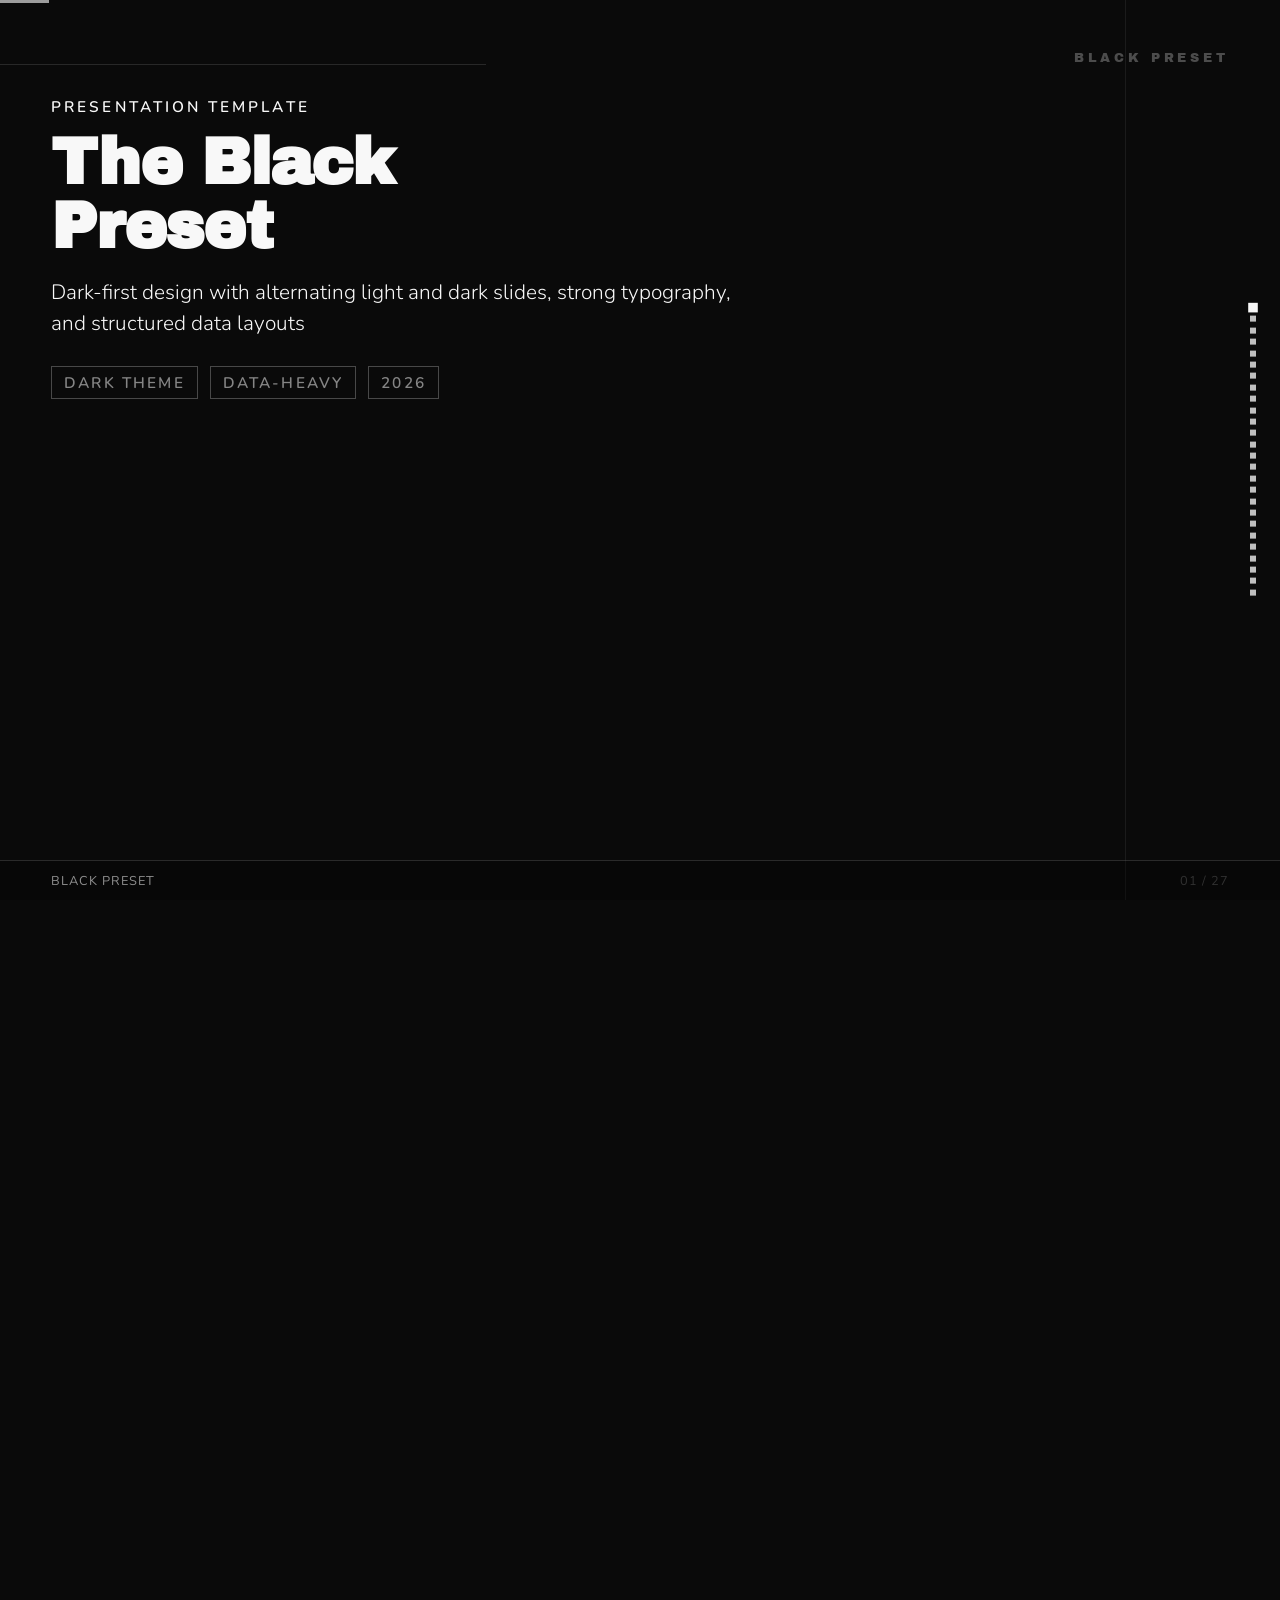
<file: style-samples/02-black.html>
<!DOCTYPE html>
<html lang="en">
<head>
    <meta charset="UTF-8">
    <meta name="viewport" content="width=device-width, initial-scale=1.0">
    <title>Black - All Layouts</title>

    <!-- Google Fonts: Archivo Black (display) + Nunito (body) -->
    <link rel="preconnect" href="https://fonts.googleapis.com">
    <link rel="preconnect" href="https://fonts.gstatic.com" crossorigin>
    <link href="https://fonts.googleapis.com/css2?family=Archivo+Black&family=Nunito:wght@300;400;600;700&display=swap" rel="stylesheet">

    <style>
        /* ===========================================
           VIEWPORT FITTING: MANDATORY BASE STYLES
           =========================================== */
        html, body {
            height: 100%;
            overflow-x: hidden;
        }
        html {
            scroll-snap-type: y mandatory;
            scroll-behavior: smooth;
        }
        .slide {
            width: 100vw;
            height: 100vh;
            height: 100dvh;
            overflow: hidden;
            scroll-snap-align: start;
            display: flex;
            flex-direction: column;
            position: relative;
        }
        .slide-content {
            flex: 1;
            display: flex;
            flex-direction: column;
            justify-content: flex-start;
            max-height: 100%;
            overflow: hidden;
            padding: var(--slide-padding);
        }
        :root {
            --title-size: clamp(1.5rem, 5vw, 4rem);
            --h2-size: clamp(1.25rem, 3.5vw, 2.5rem);
            --h3-size: clamp(1rem, 2.5vw, 1.75rem);
            --body-size: clamp(0.875rem, 1.5vw, 1.5rem);
            --small-size: clamp(0.75rem, 1.2vw, 1.125rem);
            --slide-padding: clamp(1rem, 4vw, 4rem);
            --content-gap: clamp(0.5rem, 2vw, 2rem);
            --element-gap: clamp(0.25rem, 1vw, 1rem);
        }
        .card, .container, .content-box {
            max-width: min(90vw, 1000px);
            max-height: min(80vh, 700px);
        }
        .feature-list, .bullet-list { gap: clamp(0.4rem, 1vh, 1rem); }
        .feature-list li, .bullet-list li { font-size: var(--body-size); line-height: 1.4; }
        .grid {
            display: grid;
            grid-template-columns: repeat(auto-fit, minmax(min(100%, 250px), 1fr));
            gap: clamp(0.5rem, 1.5vw, 1rem);
        }
        img, .image-container {
            max-width: 100%;
            max-height: min(50vh, 400px);
            object-fit: contain;
        }

        @media (max-height: 700px) {
            :root {
                --slide-padding: clamp(0.75rem, 3vw, 2rem);
                --content-gap: clamp(0.4rem, 1.5vw, 1rem);
                --title-size: clamp(1.25rem, 4.5vw, 2.5rem);
                --h2-size: clamp(1rem, 3vw, 1.75rem);
            }
        }
        @media (max-height: 600px) {
            :root {
                --slide-padding: clamp(0.5rem, 2.5vw, 1.5rem);
                --content-gap: clamp(0.3rem, 1vw, 0.75rem);
                --title-size: clamp(1.1rem, 4vw, 2rem);
                --body-size: clamp(0.8rem, 1.3vw, 1.125rem);
            }
            .nav-dots, .keyboard-hint, .decorative { display: none; }
        }
        @media (max-height: 500px) {
            :root {
                --slide-padding: clamp(1rem, 2vw, 1rem);
                --title-size: clamp(1rem, 3.5vw, 1.5rem);
                --h2-size: clamp(0.9rem, 2.5vw, 1.25rem);
                --body-size: clamp(0.75rem, 1.1vw, 1rem);
            }
        }
        @media (max-width: 600px) {
            :root {
                --title-size: clamp(1.25rem, 7vw, 2.5rem);
            }
            .grid { grid-template-columns: 1fr; }
        }
        @media (prefers-reduced-motion: reduce) {
            *, *::before, *::after {
                animation-duration: 0.01ms !important;
                transition-duration: 0.2s !important;
            }
            html { scroll-behavior: auto; }
            .donut-segment, .progress-fill {
                transition: none !important;
                stroke-dashoffset: var(--target-offset, 0) !important;
            }
            .bar-fill { transition: none !important; width: var(--bar-width) !important; }
            .funnel-stage { transition: none !important; opacity: 1 !important; transform: none !important; }
            .cycle-step, .cycle-arrow { transition: none !important; opacity: 1 !important; transform: none !important; stroke-dashoffset: 0 !important; }
            .converge-input, .converge-output, .converge-path { transition: none !important; opacity: 1 !important; transform: none !important; stroke-dashoffset: 0 !important; }
            .roadmap-road, .roadmap-centerline { transition: none !important; stroke-dashoffset: 0 !important; }
            .roadmap-milestone { transition: none !important; opacity: 1 !important; transform: none !important; }
            .gantt-bar { transition: none !important; transform: scaleX(1) !important; }
            .zone { transition: none !important; opacity: 1 !important; transform: none !important; }
        }

        /* ===========================================
           BLACK: THEME
           Dark-first, alternating light/dark slides
           =========================================== */
        * { margin: 0; padding: 0; box-sizing: border-box; }

        :root {
            --black: #0a0a0a;
            --white: #f8f8f8;
            --gray-light: #ececec;
            --gray-mid: #c0c0c0;
            --gray-dark: #4a4a4a;
            --text-primary: var(--white);
            --text-secondary: rgba(255, 255, 255, 0.55);
            --bg-primary: var(--black);
            --border-color: rgba(255, 255, 255, 0.1);

            --font-display: 'Archivo Black', sans-serif;
            --font-body: 'Nunito', sans-serif;

            --ease-out-expo: cubic-bezier(0.16, 1, 0.3, 1);
            --dur: 0.55s;
            --label-size: clamp(0.6rem, 1vw, 0.8rem);
            --subtitle-size: clamp(0.85rem, 1.8vw, 1.3rem);
            --code-size: clamp(0.65rem, 1.2vw, 0.95rem);

            /* Chart palette */
            --chart-1: #3b82f6;
            --chart-2: #ef4444;
            --chart-3: #22c55e;
            --chart-4: #f59e0b;
            --chart-5: #8b5cf6;
            --chart-6: #06b6d4;
            --chart-track: rgba(128, 128, 128, 0.15);
        }

        body {
            font-family: var(--font-body);
            background: var(--black);
            color: var(--white);
            -webkit-font-smoothing: antialiased;
        }

        /* ===========================================
           GRID BACKGROUNDS
           =========================================== */
        .grid-bg-dark {
            background-color: var(--black);
            background-image:
                linear-gradient(rgba(255,255,255,0.04) 1px, transparent 1px),
                linear-gradient(90deg, rgba(255,255,255,0.04) 1px, transparent 1px);
            background-size: clamp(40px, 5vw, 64px) clamp(40px, 5vw, 64px);
        }
        .grid-bg-light {
            background-color: var(--white);
            background-image:
                linear-gradient(rgba(0,0,0,0.04) 1px, transparent 1px),
                linear-gradient(90deg, rgba(0,0,0,0.04) 1px, transparent 1px);
            background-size: clamp(40px, 5vw, 64px) clamp(40px, 5vw, 64px);
        }

        /* Dark and light slide variants */
        .slide--dark { background: var(--black); color: var(--white); }
        .slide--light { background: var(--white); color: var(--black); }

        /* ===========================================
           REVEAL ANIMATIONS
           =========================================== */
        .reveal {
            opacity: 0;
            transform: translateY(18px);
            transition: opacity var(--dur) var(--ease-out-expo),
                        transform var(--dur) var(--ease-out-expo);
        }
        .slide.visible .reveal {
            opacity: 1;
            transform: translateY(0);
        }
        .slide.visible .reveal:nth-child(1) { transition-delay: 0.05s; }
        .slide.visible .reveal:nth-child(2) { transition-delay: 0.13s; }
        .slide.visible .reveal:nth-child(3) { transition-delay: 0.21s; }
        .slide.visible .reveal:nth-child(4) { transition-delay: 0.29s; }
        .slide.visible .reveal:nth-child(5) { transition-delay: 0.37s; }
        .slide.visible .reveal:nth-child(6) { transition-delay: 0.45s; }

        /* ===========================================
           SLIDE HEADER — top border + title
           =========================================== */
        .slide-header {
            border-top: 3px solid currentColor;
            padding-top: clamp(0.4rem, 1vh, 0.75rem);
            margin-bottom: clamp(0.75rem, 2vh, 1.25rem);
        }
        .slide-header h2 {
            font-family: var(--font-display);
            font-size: var(--h2-size);
            line-height: 1.1;
        }
        .slide-header .slide-subtitle {
            font-family: var(--font-body);
            font-size: clamp(0.75rem, 1.3vw, 1.1rem);
            font-weight: 300;
            color: rgba(0, 0, 0, 0.45);
            line-height: 1.4;
            margin-top: clamp(0.2rem, 0.5vh, 0.4rem);
            display: -webkit-box;
            -webkit-line-clamp: 2;
            -webkit-box-orient: vertical;
            overflow: hidden;
        }
        .slide--dark .slide-header .slide-subtitle {
            color: rgba(255, 255, 255, 0.4);
        }

        /* Section title — top-right, ABOVE the slide-header border.
           Uses smaller top than --slide-padding to avoid overlapping
           the 3px border-top of .slide-header. */
        .section-title {
            position: absolute;
            top: clamp(0.4rem, 1.2vw, 0.75rem);
            right: var(--slide-padding);
            font-family: var(--font-body);
            font-size: var(--label-size);
            letter-spacing: 0.2em;
            text-transform: uppercase;
            color: rgba(255, 255, 255, 0.3);
            opacity: 0;
            transition: opacity 0.3s ease 0.15s;
        }
        .slide.visible .section-title { opacity: 1; }
        .slide--light .section-title { color: rgba(0, 0, 0, 0.3); }

        /* Slide number — bottom footer */
        .slide-num-label {
            font-size: var(--label-size);
            opacity: 0.3;
            letter-spacing: 0.15em;
            font-family: var(--font-display);
        }

        /* ===========================================
           BOTTOM RULE — footer bar
           =========================================== */
        .bottom-rule {
            position: absolute;
            bottom: 0;
            left: 0;
            right: 0;
            height: clamp(32px, 5vh, 40px);
            display: flex;
            align-items: center;
            justify-content: space-between;
            padding: 0 var(--slide-padding);
            border-top: 1px solid rgba(255, 255, 255, 0.14);
            background: rgba(0, 0, 0, 0.35);
            opacity: 0;
            transition: opacity 0.3s ease 0.25s;
        }
        .slide.visible .bottom-rule { opacity: 1; }
        .bottom-rule span {
            font-family: var(--font-body);
            font-size: var(--label-size);
            letter-spacing: 0.08em;
            text-transform: uppercase;
            color: rgba(255, 255, 255, 0.55);
        }
        /* Light slide footer */
        .slide--light .bottom-rule {
            border-top-color: rgba(0, 0, 0, 0.12);
            background: rgba(255, 255, 255, 0.8);
        }
        .slide--light .bottom-rule span { color: rgba(0, 0, 0, 0.5); }

        /* ===========================================
           CALLOUT — left-bordered quote block
           =========================================== */
        .callout {
            border-left: 4px solid currentColor;
            padding: clamp(0.5rem, 1.2vw, 0.75rem) clamp(0.75rem, 1.5vw, 1rem);
            margin-top: clamp(0.5rem, 1.5vh, 1rem);
            opacity: 0.85;
        }
        .callout p {
            font-size: var(--body-size);
            font-style: italic;
            line-height: 1.5;
        }
        .callout--faint { border-left-color: rgba(255, 255, 255, 0.35); }

        /* ===========================================
           1. TITLE SLIDE — dark, dramatic
           =========================================== */
        .slide.title-slide {
            background: var(--black);
            color: var(--white);
        }

        .title-slide .slide-content {
            justify-content: flex-start;
            padding-top: clamp(4rem, 12vh, 6rem);
        }

        .title-overline {
            font-size: var(--small-size);
            font-weight: 600;
            letter-spacing: 0.2em;
            text-transform: uppercase;
            opacity: 0.45;
            margin-bottom: clamp(0.5rem, 1.5vh, 1.25rem);
        }

        .title-slide h1 {
            font-family: var(--font-display);
            font-size: var(--title-size);
            line-height: 1.0;
            letter-spacing: -0.02em;
            margin-bottom: clamp(0.75rem, 2vh, 1.5rem);
        }

        .title-sub {
            font-size: var(--subtitle-size);
            opacity: 0.55;
            font-weight: 300;
            max-width: 58%;
            line-height: 1.5;
        }

        .title-tags {
            display: flex;
            gap: clamp(0.5rem, 1vw, 0.75rem);
            margin-top: clamp(1rem, 3vh, 2rem);
            flex-wrap: wrap;
        }
        .title-tag {
            font-size: var(--small-size);
            font-weight: 600;
            letter-spacing: 0.14em;
            text-transform: uppercase;
            padding: clamp(3px, 0.5vw, 5px) clamp(8px, 1vw, 12px);
            border: 1px solid rgba(255, 255, 255, 0.25);
            color: rgba(255, 255, 255, 0.5);
        }

        /* Title decorative lines */
        .title-vline {
            position: absolute;
            top: 0;
            right: clamp(6rem, 12vw, 10rem);
            width: 1px;
            height: 100%;
            background: rgba(255, 255, 255, 0.07);
        }
        .title-hline {
            position: absolute;
            top: clamp(2.5rem, 8vh, 4rem);
            left: 0;
            width: 38%;
            height: 1px;
            background: rgba(255, 255, 255, 0.12);
        }
        .title-year {
            position: absolute;
            top: var(--slide-padding);
            right: var(--slide-padding);
            font-family: var(--font-display);
            font-size: var(--label-size);
            letter-spacing: 0.3em;
            opacity: 0.28;
        }

        /* ===========================================
           2. CONTENT SLIDE — light variant with table
           =========================================== */
        .slide.content-slide {
            background: var(--white);
            color: var(--black);
        }

        .content-slide .slide-content {
            gap: var(--content-gap);
            padding-top: clamp(2rem, 4vh, 3rem);
            padding-bottom: clamp(2.5rem, 5vh, 3.5rem);
        }

        /* Feature table — two-column key/value rows */
        .ftable {
            display: flex;
            flex-direction: column;
        }
        .frow {
            display: grid;
            gap: clamp(0.5rem, 1.5vw, 1rem);
            padding: clamp(0.4rem, 1vh, 0.6rem) clamp(0.5rem, 1.2vw, 0.9rem);
            border-bottom: 1px solid var(--gray-light);
            align-items: start;
        }
        .slide--dark .frow { border-bottom-color: rgba(255, 255, 255, 0.1); }
        .frow:last-child { border-bottom: none; }
        .frow.two { grid-template-columns: 1fr 2fr; }
        .frow.hdr { border-bottom: 2px solid currentColor; padding-bottom: clamp(3px, 0.5vh, 6px); }
        .fkey {
            font-family: var(--font-display);
            font-size: var(--body-size);
            line-height: 1.35;
        }
        .fval {
            font-size: var(--body-size);
            line-height: 1.5;
            opacity: 0.8;
        }
        .fhdr {
            font-size: var(--small-size);
            font-weight: 700;
            letter-spacing: 0.15em;
            text-transform: uppercase;
            opacity: 0.4;
        }

        /* ===========================================
           3. FEATURE GRID SLIDE — 2-column property grid
           =========================================== */
        .slide.grid-slide {
        }

        .grid-slide .slide-content {
            gap: var(--content-gap);
            padding-top: clamp(2rem, 4vh, 3rem);
            padding-bottom: clamp(2.5rem, 5vh, 3.5rem);
        }

        .prop-grid {
            display: grid;
            grid-template-columns: 1fr 1fr;
            gap: clamp(0.4rem, 1vh, 0.65rem);
            margin-bottom: clamp(0.5rem, 1.5vh, 1rem);
        }
        .prop-item {
            padding: clamp(0.6rem, 1.5vh, 1rem) clamp(0.75rem, 1.5vw, 1rem);
            border: 1px solid var(--gray-light);
        }
        .slide--dark .prop-item { border-color: rgba(255, 255, 255, 0.1); }
        .prop-item.full { grid-column: 1 / -1; }
        .prop-name {
            font-family: var(--font-display);
            font-size: var(--body-size);
            margin-bottom: clamp(2px, 0.3vh, 4px);
        }
        .prop-desc {
            font-size: var(--small-size);
            opacity: 0.62;
            line-height: 1.4;
        }

        @media (max-width: 600px) {
            .prop-grid { grid-template-columns: 1fr; }
        }

        /* ===========================================
           4. CODE SLIDE — dark with bordered container
           =========================================== */
        .slide.code-slide {
            background: var(--black);
            color: var(--white);
        }

        .code-slide .slide-content {
            gap: var(--content-gap);
            padding-top: clamp(2rem, 4vh, 3rem);
            padding-bottom: clamp(2.5rem, 5vh, 3.5rem);
        }

        .code-container {
            border: 1px solid rgba(255, 255, 255, 0.15);
            background: rgba(255, 255, 255, 0.03);
        }

        .code-tab-bar {
            display: flex;
            border-bottom: 1px solid rgba(255, 255, 255, 0.15);
        }

        .code-tab {
            padding: clamp(0.3rem, 0.8vw, 0.6rem) clamp(0.75rem, 2vw, 1.5rem);
            font-family: var(--font-display);
            font-size: var(--small-size);
            letter-spacing: 0.1em;
            text-transform: uppercase;
            border-right: 1px solid rgba(255, 255, 255, 0.1);
            color: rgba(255, 255, 255, 0.45);
        }
        .code-tab.active {
            background: rgba(255, 255, 255, 0.08);
            color: var(--white);
        }

        .code-container pre {
            padding: clamp(0.75rem, 2vw, 1.5rem);
            font-family: 'SF Mono', 'Fira Code', 'Courier New', monospace;
            font-size: var(--code-size);
            line-height: 1.7;
            overflow-x: auto;
            color: rgba(255, 255, 255, 0.85);
        }

        .code-container .kw { color: #93c5fd; font-weight: 600; }
        .code-container .str { color: #86efac; }
        .code-container .fn { color: #c4b5fd; }
        .code-container .cm { color: rgba(255,255,255,0.3); font-style: italic; }
        .code-container .num { color: #fbbf24; }

        /* ===========================================
           5. QUOTE SLIDE — dark, centered
           =========================================== */
        .slide.quote-slide {
            background: var(--black);
            color: var(--white);
        }

        .quote-slide .slide-content {
            justify-content: center;
            padding-left: clamp(3rem, 10vw, 10rem);
            padding-right: clamp(3rem, 10vw, 10rem);
        }

        .quote-slide blockquote {
            font-family: var(--font-display);
            font-size: clamp(1.25rem, 3.5vw, 2.75rem);
            line-height: 1.2;
            letter-spacing: -0.02em;
            max-width: 20ch;
        }

        .quote-slide .attribution {
            font-family: var(--font-body);
            font-size: var(--body-size);
            color: rgba(255, 255, 255, 0.35);
            margin-top: clamp(1rem, 2.5vw, 2rem);
            letter-spacing: 0.1em;
            text-transform: uppercase;
        }

        /* Quote decorative line */
        .quote-vline {
            position: absolute;
            top: 0;
            right: clamp(5rem, 15vw, 12rem);
            width: 1px;
            height: 100%;
            background: rgba(255, 255, 255, 0.06);
        }

        /* ===========================================
           6. IMAGE SLIDE — light variant
           =========================================== */
        .slide.image-slide {
            background: var(--white);
            color: var(--black);
        }

        .image-slide .slide-content {
            display: grid;
            grid-template-columns: 1fr 1fr;
            gap: clamp(2rem, 5vw, 5rem);
            align-items: start;
            padding-top: clamp(2rem, 4vh, 3rem);
            padding-bottom: clamp(2.5rem, 5vh, 3.5rem);
        }

        .image-slide .image-desc {
            font-size: var(--body-size);
            color: var(--gray-dark);
            line-height: 1.6;
            margin-top: clamp(0.5rem, 1.5vw, 1rem);
        }

        .image-placeholder {
            aspect-ratio: 4/3;
            max-height: min(50vh, 400px);
            border: 1px solid var(--gray-mid);
            display: flex;
            flex-direction: column;
            align-items: center;
            justify-content: center;
            gap: clamp(0.3rem, 1vw, 0.75rem);
        }

        .image-placeholder .ph-icon {
            font-size: clamp(2rem, 4vw, 3.5rem);
            color: var(--gray-mid);
        }
        .image-placeholder .ph-text {
            font-size: var(--small-size);
            color: var(--gray-dark);
            letter-spacing: 0.15em;
            text-transform: uppercase;
        }

        @media (max-width: 600px) {
            .image-slide .slide-content {
                grid-template-columns: 1fr;
                gap: var(--content-gap);
            }
        }

        /* ===========================================
           STEP LIST — numbered steps (dark slides)
           =========================================== */
        .step-list {
            display: flex;
            flex-direction: column;
            gap: clamp(0.3rem, 0.8vh, 0.5rem);
        }
        .step-item {
            display: flex;
            align-items: flex-start;
            gap: clamp(0.5rem, 1.5vw, 1rem);
            padding: clamp(0.4rem, 1vh, 0.65rem) clamp(0.5rem, 1.2vw, 0.9rem);
            border: 1px solid rgba(255, 255, 255, 0.1);
        }
        .slide--light .step-item { border-color: var(--gray-light); }
        .step-num {
            font-family: var(--font-display);
            font-size: clamp(1.25rem, 2.5vw, 1.75rem);
            opacity: 0.2;
            line-height: 1;
            flex-shrink: 0;
            min-width: clamp(24px, 3vw, 32px);
        }
        .step-text {
            font-size: var(--body-size);
            line-height: 1.5;
        }

        /* ===========================================
           NAV DOTS
           =========================================== */
        .nav-dots {
            position: fixed;
            right: clamp(0.75rem, 2vw, 1.5rem);
            top: 50%;
            transform: translateY(-50%);
            display: flex;
            flex-direction: column;
            gap: clamp(5px, 0.6vh, 7px);
            z-index: 100;
        }
        .nav-dot {
            width: clamp(5px, 0.6vw, 6px);
            height: clamp(5px, 0.6vw, 6px);
            background: var(--gray-mid);
            border: none;
            cursor: pointer;
            transition: all 0.25s;
            padding: 0;
        }
        .nav-dot.active {
            background: var(--white);
            transform: scale(1.6);
        }
        .dots-light .nav-dot { background: rgba(0, 0, 0, 0.2); }
        .dots-light .nav-dot.active { background: var(--black); }

        .progress-bar {
            position: fixed;
            top: 0;
            left: 0;
            height: 3px;
            background: rgba(255, 255, 255, 0.6);
            z-index: 100;
            transition: width 0.3s ease;
        }

        /* ===========================================
           7. SECTION DIVIDER — dark, dramatic
           =========================================== */
        .slide.section-divider {
            background: var(--black);
            color: var(--white);
        }
        .section-divider .slide-content {
            justify-content: center;
            align-items: flex-start;
            padding-left: clamp(3rem, 8vw, 8rem);
        }
        .section-divider .divider-number {
            font-family: var(--font-display);
            font-size: clamp(5rem, 15vw, 14rem);
            line-height: 1;
            color: rgba(255, 255, 255, 0.06);
            position: absolute;
            right: clamp(2rem, 6vw, 6rem);
            top: 50%;
            transform: translateY(-50%);
            user-select: none;
        }
        .section-divider .divider-title {
            font-family: var(--font-display);
            font-size: clamp(1.75rem, 5vw, 4rem);
            line-height: 1.1;
            letter-spacing: -0.02em;
            position: relative;
            z-index: 1;
        }
        .section-divider .divider-subtitle {
            font-family: var(--font-body);
            font-size: var(--subtitle-size);
            font-weight: 300;
            color: rgba(255, 255, 255, 0.4);
            margin-top: clamp(0.5rem, 1.5vh, 1rem);
            max-width: 50%;
            line-height: 1.5;
            position: relative;
            z-index: 1;
        }

        /* ===========================================
           8. AGENDA / TOC — light
           =========================================== */
        .slide.agenda-slide {
            background: var(--white);
            color: var(--black);
        }
        .agenda-slide .slide-content {
            gap: var(--content-gap);
            padding-top: clamp(2rem, 4vh, 3rem);
            padding-bottom: clamp(2.5rem, 5vh, 3.5rem);
        }
        .agenda-list {
            display: flex;
            flex-direction: column;
            gap: clamp(0.3rem, 0.7vh, 0.5rem);
        }
        .agenda-item {
            display: flex;
            align-items: center;
            gap: clamp(0.75rem, 2vw, 1.25rem);
            padding: clamp(0.6rem, 1.2vh, 0.85rem) clamp(0.75rem, 1.5vw, 1rem);
            border: 1px solid var(--gray-light);
            transition: background 0.25s, color 0.25s;
        }
        .agenda-item.active {
            background: var(--black);
            color: var(--white);
            border-color: var(--black);
        }
        .agenda-num {
            font-family: var(--font-display);
            font-size: var(--h3-size);
            opacity: 0.2;
            flex-shrink: 0;
            min-width: clamp(28px, 3vw, 36px);
        }
        .agenda-item.active .agenda-num { opacity: 0.5; }
        .agenda-label {
            font-family: var(--font-display);
            font-size: var(--body-size);
        }
        .agenda-desc {
            font-size: var(--small-size);
            opacity: 0.55;
            margin-left: auto;
            text-align: right;
            max-width: 40%;
            line-height: 1.4;
        }
        .agenda-item.active .agenda-desc { opacity: 0.6; }

        /* ===========================================
           9. TIMELINE / ROADMAP — light
           =========================================== */
        .slide.timeline-slide {
            background: var(--white);
            color: var(--black);
        }
        .timeline-slide .slide-content {
            gap: var(--content-gap);
            padding-top: clamp(2rem, 4vh, 3rem);
            padding-bottom: clamp(2.5rem, 5vh, 3.5rem);
        }
        .timeline-track {
            display: flex;
            align-items: flex-start;
            gap: 0;
            position: relative;
            margin-top: clamp(1rem, 3vh, 2rem);
        }
        .timeline-track::before {
            content: '';
            position: absolute;
            top: clamp(10px, 1.5vw, 14px);
            left: clamp(10px, 1.5vw, 14px);
            right: clamp(10px, 1.5vw, 14px);
            height: 2px;
            background: var(--gray-light);
        }
        .timeline-item {
            flex: 1;
            display: flex;
            flex-direction: column;
            align-items: center;
            text-align: center;
            position: relative;
            padding: 0 clamp(0.25rem, 0.5vw, 0.5rem);
        }
        .timeline-dot {
            width: clamp(10px, 1.5vw, 14px);
            height: clamp(10px, 1.5vw, 14px);
            border: 2px solid var(--gray-mid);
            background: var(--white);
            flex-shrink: 0;
            position: relative;
            z-index: 1;
        }
        .timeline-item.active .timeline-dot {
            background: var(--black);
            border-color: var(--black);
        }
        .timeline-date {
            font-family: var(--font-display);
            font-size: var(--label-size);
            letter-spacing: 0.15em;
            text-transform: uppercase;
            margin-top: clamp(0.5rem, 1vh, 0.75rem);
            opacity: 0.45;
        }
        .timeline-title {
            font-family: var(--font-display);
            font-size: var(--body-size);
            margin-top: clamp(0.3rem, 0.6vh, 0.5rem);
        }
        .timeline-desc {
            font-size: var(--small-size);
            opacity: 0.55;
            line-height: 1.4;
            margin-top: clamp(0.2rem, 0.4vh, 0.35rem);
        }
        .timeline-item.active .timeline-date { opacity: 0.7; }
        .timeline-item.active .timeline-title { color: var(--black); }

        @media (max-width: 600px) {
            .timeline-track { flex-direction: column; gap: clamp(0.5rem, 1vh, 0.75rem); }
            .timeline-track::before { display: none; }
            .timeline-item { flex-direction: row; text-align: left; gap: clamp(0.5rem, 1vw, 0.75rem); }
        }

        /* ===========================================
           10. COMPARISON — light, two columns
           =========================================== */
        .slide.comparison-slide {
            background: var(--white);
            color: var(--black);
        }
        .comparison-slide .slide-content {
            gap: var(--content-gap);
            padding-top: clamp(2rem, 4vh, 3rem);
            padding-bottom: clamp(2.5rem, 5vh, 3.5rem);
        }
        .comparison-grid {
            display: grid;
            grid-template-columns: 1fr 1fr;
            gap: clamp(1rem, 2.5vw, 2rem);
        }
        .comparison-col {}
        .comparison-col-header {
            font-family: var(--font-display);
            font-size: var(--body-size);
            padding: clamp(0.5rem, 1vh, 0.75rem) clamp(0.75rem, 1.5vw, 1rem);
            margin-bottom: clamp(0.4rem, 0.8vh, 0.6rem);
        }
        .comparison-col:first-child .comparison-col-header {
            background: var(--black);
            color: var(--white);
        }
        .comparison-col:last-child .comparison-col-header {
            border: 1px solid var(--black);
        }
        .comparison-list {
            list-style: none;
            display: flex;
            flex-direction: column;
            gap: clamp(0.2rem, 0.5vh, 0.35rem);
        }
        .comparison-list li {
            font-size: var(--body-size);
            line-height: 1.5;
            padding: clamp(0.35rem, 0.8vh, 0.5rem) clamp(0.75rem, 1.5vw, 1rem);
            border-bottom: 1px solid var(--gray-light);
        }
        .comparison-list li:last-child { border-bottom: none; }

        @media (max-width: 600px) {
            .comparison-grid { grid-template-columns: 1fr; }
        }

        /* ===========================================
           11. TABLE / MATRIX — light
           =========================================== */
        .slide.table-slide {
            background: var(--white);
            color: var(--black);
        }
        .table-slide .slide-content {
            gap: var(--content-gap);
            padding-top: clamp(2rem, 4vh, 3rem);
            padding-bottom: clamp(2.5rem, 5vh, 3.5rem);
        }
        .data-table {
            width: 100%;
            border-collapse: collapse;
        }
        .data-table th,
        .data-table td {
            padding: clamp(0.4rem, 0.8vh, 0.6rem) clamp(0.5rem, 1.2vw, 0.9rem);
            text-align: left;
            border: 1px solid var(--gray-light);
            font-size: var(--body-size);
            line-height: 1.4;
        }
        .data-table thead th {
            background: rgba(0, 0, 0, 0.06);
            font-family: var(--font-display);
            font-weight: normal;
        }
        .data-table tbody td:first-child {
            background: rgba(0, 0, 0, 0.04);
            font-family: var(--font-display);
            font-weight: normal;
        }
        /* Dark variant overrides */
        .slide--dark .data-table th,
        .slide--dark .data-table td {
            border-color: rgba(255, 255, 255, 0.1);
        }
        .slide--dark .data-table thead th {
            background: rgba(255, 255, 255, 0.08);
        }
        .slide--dark .data-table tbody td:first-child {
            background: rgba(255, 255, 255, 0.05);
        }

        /* ===========================================
           12. STAT HIGHLIGHT — dark, dramatic
           =========================================== */
        .slide.stat-slide {
            background: var(--black);
            color: var(--white);
        }
        .stat-slide .slide-content {
            justify-content: center;
            align-items: center;
        }
        .stat-row {
            display: flex;
            gap: clamp(2rem, 6vw, 6rem);
            align-items: flex-end;
            justify-content: center;
        }
        .stat-item {
            display: flex;
            flex-direction: column;
            align-items: center;
            text-align: center;
        }
        .stat-number {
            font-family: var(--font-display);
            font-size: clamp(2.5rem, 8vw, 5rem);
            line-height: 1;
            letter-spacing: -0.03em;
        }
        .stat-label {
            font-family: var(--font-body);
            font-size: var(--small-size);
            font-weight: 300;
            color: rgba(255, 255, 255, 0.4);
            margin-top: clamp(0.3rem, 0.8vh, 0.6rem);
            letter-spacing: 0.12em;
            text-transform: uppercase;
        }
        .stat-context {
            font-family: var(--font-body);
            font-size: var(--small-size);
            color: rgba(255, 255, 255, 0.3);
            margin-top: clamp(1.5rem, 3vh, 2.5rem);
            text-align: center;
            line-height: 1.5;
        }

        @media (max-width: 600px) {
            .stat-row { flex-direction: column; align-items: center; gap: clamp(1.5rem, 4vh, 2.5rem); }
        }

        /* ===========================================
           13. PROCESS / FLOW — light
           =========================================== */
        .slide.process-slide {
            background: var(--white);
            color: var(--black);
        }
        .process-slide .slide-content {
            gap: var(--content-gap);
            padding-top: clamp(2rem, 4vh, 3rem);
            padding-bottom: clamp(2.5rem, 5vh, 3.5rem);
        }
        .process-track {
            display: flex;
            align-items: stretch;
            gap: 0;
            margin-top: clamp(0.5rem, 1.5vh, 1rem);
        }
        .process-step {
            flex: 1;
            display: flex;
            flex-direction: column;
            padding: clamp(0.6rem, 1.2vh, 0.9rem) clamp(0.6rem, 1.2vw, 0.9rem);
            border: 1px solid var(--gray-light);
            position: relative;
        }
        .process-step + .process-step { border-left: none; }
        .process-step.active {
            background: var(--black);
            color: var(--white);
            border-color: var(--black);
        }
        .process-arrow {
            display: flex;
            align-items: center;
            justify-content: center;
            font-size: clamp(1rem, 2vw, 1.5rem);
            color: var(--gray-mid);
            flex-shrink: 0;
            width: clamp(1.5rem, 3vw, 2.5rem);
        }
        .process-step-num {
            font-family: var(--font-display);
            font-size: var(--label-size);
            opacity: 0.25;
            letter-spacing: 0.15em;
            margin-bottom: clamp(0.2rem, 0.4vh, 0.35rem);
        }
        .process-step.active .process-step-num { opacity: 0.5; }
        .process-step-title {
            font-family: var(--font-display);
            font-size: var(--body-size);
            margin-bottom: clamp(0.15rem, 0.3vh, 0.25rem);
        }
        .process-step-desc {
            font-size: var(--small-size);
            opacity: 0.55;
            line-height: 1.4;
        }
        .process-step.active .process-step-desc { opacity: 0.65; }

        @media (max-width: 600px) {
            .process-track { flex-direction: column; }
            .process-step + .process-step { border-left: 1px solid var(--gray-light); border-top: none; }
            .process-arrow { transform: rotate(90deg); width: auto; height: clamp(1.5rem, 3vw, 2rem); }
        }

        /* ===========================================
           14. CLOSING / Q&A — dark, centered
           =========================================== */
        .slide.closing-slide {
            background: var(--black);
            color: var(--white);
        }
        .closing-slide .slide-content {
            justify-content: center;
            align-items: center;
            text-align: center;
        }
        .closing-slide .closing-title {
            font-family: var(--font-display);
            font-size: clamp(2.5rem, 8vw, 6rem);
            line-height: 1;
            letter-spacing: -0.02em;
        }
        .closing-slide .closing-subtitle {
            font-family: var(--font-body);
            font-size: var(--subtitle-size);
            font-weight: 300;
            color: rgba(255, 255, 255, 0.4);
            margin-top: clamp(0.5rem, 1.5vh, 1rem);
            line-height: 1.5;
        }
        .closing-contact {
            display: flex;
            gap: clamp(1rem, 3vw, 2.5rem);
            margin-top: clamp(2rem, 5vh, 3.5rem);
        }
        .closing-contact-item {
            padding: clamp(0.5rem, 1vh, 0.75rem) clamp(1rem, 2vw, 1.5rem);
            border: 1px solid rgba(255, 255, 255, 0.12);
            display: flex;
            flex-direction: column;
            align-items: center;
            gap: clamp(0.15rem, 0.4vh, 0.3rem);
        }
        .closing-contact-label {
            font-family: var(--font-body);
            font-size: var(--label-size);
            letter-spacing: 0.15em;
            text-transform: uppercase;
            color: rgba(255, 255, 255, 0.35);
        }
        .closing-contact-value {
            font-family: var(--font-body);
            font-size: var(--small-size);
            font-weight: 600;
            color: rgba(255, 255, 255, 0.8);
        }
        @media (max-width: 600px) {
            .closing-contact { flex-direction: column; gap: clamp(0.5rem, 1.5vh, 1rem); }
        }

        /* ===========================================
           CHART: DONUT
           =========================================== */
        .donut-chart {
            display: flex;
            align-items: center;
            gap: clamp(1.5rem, 3vw, 3rem);
        }
        .donut-svg { flex: 0 0 auto; max-width: min(50%, 280px); }
        .donut-svg svg { width: 100%; height: auto; transform: rotate(-90deg); }
        .donut-segment {
            transition: stroke-dashoffset 1s var(--ease-out-expo);
            stroke-dashoffset: 502.65;
        }
        .slide.visible .donut-segment { stroke-dashoffset: var(--target-offset, 0); }
        .donut-segment:nth-child(2) { transition-delay: 0.15s; }
        .donut-segment:nth-child(3) { transition-delay: 0.3s; }
        .donut-segment:nth-child(4) { transition-delay: 0.45s; }
        .donut-segment:nth-child(5) { transition-delay: 0.6s; }
        .donut-segment:nth-child(6) { transition-delay: 0.75s; }
        .donut-center {
            font-family: var(--font-display);
            font-size: 2rem;
            font-weight: 800;
            fill: var(--text-primary);
            transform: rotate(90deg);
            transform-origin: center;
        }
        .donut-legend {
            display: flex;
            flex-direction: column;
            gap: clamp(0.5rem, 1vw, 1rem);
        }
        .donut-legend-item {
            display: flex;
            align-items: center;
            gap: clamp(0.5rem, 1vw, 0.75rem);
            font-size: var(--body-size);
        }
        .donut-legend-item span:last-child {
            margin-left: auto;
            font-family: var(--font-display);
            font-weight: 800;
        }
        .donut-swatch {
            width: clamp(12px, 1.5vw, 18px);
            height: clamp(12px, 1.5vw, 18px);
            border-radius: 2px;
            flex-shrink: 0;
        }
        @media (max-width: 600px) {
            .donut-chart { flex-direction: column; }
            .donut-svg { max-width: min(60%, 200px); }
        }

        /* ===========================================
           CHART: BAR
           =========================================== */
        .bar-chart {
            display: flex;
            flex-direction: column;
            gap: clamp(0.5rem, 1.2vw, 1rem);
            width: 100%;
        }
        .bar-row {
            display: flex;
            align-items: center;
            gap: clamp(0.5rem, 1vw, 1rem);
        }
        .bar-label {
            flex: 0 0 clamp(80px, 15vw, 160px);
            font-size: var(--body-size);
            text-align: right;
            white-space: nowrap;
            overflow: hidden;
            text-overflow: ellipsis;
        }
        .bar-track {
            flex: 1;
            height: clamp(20px, 3vw, 36px);
            background: var(--chart-track);
            border-radius: 2px;
            overflow: hidden;
        }
        .bar-fill {
            height: 100%;
            width: 0;
            background: var(--chart-1);
            border-radius: 2px;
            transition: width 0.8s var(--ease-out-expo);
        }
        .slide.visible .bar-fill { width: var(--bar-width); }
        .bar-row:nth-child(2) .bar-fill { transition-delay: 0.1s; }
        .bar-row:nth-child(3) .bar-fill { transition-delay: 0.2s; }
        .bar-row:nth-child(4) .bar-fill { transition-delay: 0.3s; }
        .bar-row:nth-child(5) .bar-fill { transition-delay: 0.4s; }
        .bar-row:nth-child(6) .bar-fill { transition-delay: 0.5s; }
        .bar-row:nth-child(7) .bar-fill { transition-delay: 0.6s; }
        .bar-row:nth-child(8) .bar-fill { transition-delay: 0.7s; }
        .bar-value {
            flex: 0 0 clamp(40px, 6vw, 70px);
            font-family: var(--font-display);
            font-weight: 800;
            font-size: var(--body-size);
        }

        /* ===========================================
           CHART: PROGRESS RINGS
           =========================================== */
        .chart-progress-slide.slide--dark { background: var(--black); color: var(--white); }
        .progress-rings {
            display: flex;
            justify-content: center;
            gap: clamp(1.5rem, 4vw, 4rem);
            flex-wrap: wrap;
        }
        .progress-ring-item {
            display: flex;
            flex-direction: column;
            align-items: center;
            gap: clamp(0.5rem, 1vw, 1rem);
        }
        .progress-ring-svg {
            width: clamp(100px, 18vw, 180px);
            height: auto;
        }
        .progress-ring-svg svg {
            width: 100%;
            height: auto;
            transform: rotate(-90deg);
        }
        .progress-fill {
            transition: stroke-dashoffset 1.2s var(--ease-out-expo);
            stroke-dashoffset: 502.65;
        }
        .slide.visible .progress-fill { stroke-dashoffset: var(--target-offset, 0); }
        .progress-ring-item:nth-child(2) .progress-fill { transition-delay: 0.2s; }
        .progress-ring-item:nth-child(3) .progress-fill { transition-delay: 0.4s; }
        .progress-ring-item:nth-child(4) .progress-fill { transition-delay: 0.6s; }
        .progress-value {
            font-family: var(--font-display);
            font-size: 2.2rem;
            font-weight: 800;
            fill: var(--white);
            transform: rotate(90deg);
            transform-origin: center;
        }
        .progress-label {
            font-size: clamp(0.65rem, 1.2vw, 0.9rem);
            text-transform: uppercase;
            letter-spacing: 0.08em;
            opacity: 0.6;
            text-align: center;
        }
        .chart-progress-slide.slide--dark .progress-value { fill: var(--white); }
        .chart-progress-slide.slide--dark .progress-label { color: var(--gray-mid); }

        /* ===========================================
           CHART: FUNNEL
           =========================================== */
        .funnel-chart {
            max-width: min(80%, 500px);
            margin: 0 auto;
        }
        .funnel-chart svg { width: 100%; height: auto; }
        .funnel-stage {
            opacity: 0;
            transform: translateY(20px);
            transition: opacity 0.6s var(--ease-out-expo),
                        transform 0.6s var(--ease-out-expo);
        }
        .slide.visible .funnel-stage {
            opacity: 1;
            transform: translateY(0);
        }
        .slide.visible .funnel-stage:nth-child(2) { transition-delay: 0.15s; }
        .slide.visible .funnel-stage:nth-child(3) { transition-delay: 0.3s; }
        .slide.visible .funnel-stage:nth-child(4) { transition-delay: 0.45s; }
        .slide.visible .funnel-stage:nth-child(5) { transition-delay: 0.6s; }
        .funnel-label {
            font-family: var(--font-display);
            font-size: clamp(0.6rem, 1.2vw, 0.85rem);
            font-weight: 800;
            fill: #ffffff;
            text-transform: uppercase;
            letter-spacing: 0.05em;
            paint-order: stroke;
            stroke: rgba(0, 0, 0, 0.4);
            stroke-width: 3px;
        }
        .funnel-value {
            font-family: var(--font-body);
            font-size: clamp(0.55rem, 1vw, 0.75rem);
            fill: rgba(255, 255, 255, 0.95);
            paint-order: stroke;
            stroke: rgba(0, 0, 0, 0.3);
            stroke-width: 2px;
        }

        /* ===========================================
           DIAGRAM: CIRCULAR PROCESS FLOW
           =========================================== */
        .cycle-chart { max-width: min(80%, 400px); margin: 0 auto; }
        .cycle-chart svg { width: 100%; height: auto; }
        .cycle-step {
            opacity: 0; transform: scale(0.5);
            transition: opacity 0.5s var(--ease-out-expo), transform 0.5s var(--ease-out-expo);
        }
        .slide.visible .cycle-step { opacity: 1; transform: scale(1); }
        .slide.visible .cycle-step:nth-child(2) { transition-delay: 0.1s; }
        .slide.visible .cycle-step:nth-child(3) { transition-delay: 0.2s; }
        .slide.visible .cycle-step:nth-child(4) { transition-delay: 0.3s; }
        .slide.visible .cycle-step:nth-child(5) { transition-delay: 0.4s; }
        .slide.visible .cycle-step:nth-child(6) { transition-delay: 0.5s; }
        .cycle-label {
            font-family: var(--font-display);
            font-size: clamp(0.5rem, 1vw, 0.75rem);
            font-weight: 900;
            fill: currentColor;
            text-transform: uppercase;
            letter-spacing: 0.04em;
        }
        .cycle-arrow {
            stroke-dasharray: 200;
            stroke-dashoffset: 200;
            transition: stroke-dashoffset 0.6s var(--ease-out-expo);
        }
        .slide.visible .cycle-arrow { stroke-dashoffset: 0; }
        .slide.visible .cycle-arrow:nth-of-type(1) { transition-delay: 0.5s; }
        .slide.visible .cycle-arrow:nth-of-type(2) { transition-delay: 0.6s; }
        .slide.visible .cycle-arrow:nth-of-type(3) { transition-delay: 0.7s; }
        .slide.visible .cycle-arrow:nth-of-type(4) { transition-delay: 0.8s; }
        .slide.visible .cycle-arrow:nth-of-type(5) { transition-delay: 0.9s; }
        .slide.visible .cycle-arrow:nth-of-type(6) { transition-delay: 1.0s; }

        /* ===========================================
           DIAGRAM: CONVERGE / DIVERGE
           =========================================== */
        .converge-chart { max-width: min(90%, 500px); margin: 0 auto; }
        .converge-chart svg { width: 100%; height: auto; }
        .converge-path {
            stroke-dasharray: 400;
            stroke-dashoffset: 400;
            transition: stroke-dashoffset 0.8s var(--ease-out-expo);
        }
        .slide.visible .converge-path { stroke-dashoffset: 0; }
        .slide.visible .converge-path:nth-of-type(2) { transition-delay: 0.15s; }
        .slide.visible .converge-path:nth-of-type(3) { transition-delay: 0.3s; }
        .slide.visible .converge-path:nth-of-type(4) { transition-delay: 0.45s; }
        .slide.visible .converge-path:nth-of-type(5) { transition-delay: 0.6s; }
        .converge-input, .converge-output {
            opacity: 0; transform: scale(0.7);
            transition: opacity 0.5s var(--ease-out-expo), transform 0.5s var(--ease-out-expo);
        }
        .slide.visible .converge-input,
        .slide.visible .converge-output { opacity: 1; transform: scale(1); }
        .slide.visible .converge-input:nth-child(2) { transition-delay: 0.1s; }
        .slide.visible .converge-input:nth-child(3) { transition-delay: 0.2s; }
        .slide.visible .converge-input:nth-child(4) { transition-delay: 0.3s; }
        .slide.visible .converge-input:nth-child(5) { transition-delay: 0.4s; }
        .slide.visible .converge-output { transition-delay: 0.6s; }
        .converge-label {
            font-family: var(--font-display);
            font-size: clamp(0.5rem, 1.1vw, 0.8rem);
            font-weight: 900;
            fill: currentColor;
            text-transform: uppercase;
            letter-spacing: 0.04em;
        }

        /* ===========================================
           DIAGRAM: WINDING ROAD TIMELINE
           =========================================== */
        .roadmap-slide.slide--dark { background: var(--black); color: var(--white); }
        .roadmap-chart { max-width: min(90%, 550px); margin: 0 auto; }
        .roadmap-chart svg { width: 100%; height: auto; }
        .roadmap-road {
            stroke-dasharray: 1000;
            stroke-dashoffset: 1000;
            transition: stroke-dashoffset 1.5s var(--ease-out-expo);
        }
        .slide.visible .roadmap-road { stroke-dashoffset: 0; }
        .roadmap-centerline {
            stroke-dasharray: 1000;
            stroke-dashoffset: 1000;
            transition: stroke-dashoffset 1.5s var(--ease-out-expo) 0.2s;
        }
        .slide.visible .roadmap-centerline { stroke-dashoffset: 0; }
        .roadmap-milestone {
            opacity: 0; transform: scale(0.5);
            transition: opacity 0.4s var(--ease-out-expo), transform 0.4s var(--ease-out-expo);
        }
        .slide.visible .roadmap-milestone { opacity: 1; transform: scale(1); }
        .slide.visible .roadmap-milestone:nth-child(3) { transition-delay: 0.6s; }
        .slide.visible .roadmap-milestone:nth-child(4) { transition-delay: 0.8s; }
        .slide.visible .roadmap-milestone:nth-child(5) { transition-delay: 1.0s; }
        .slide.visible .roadmap-milestone:nth-child(6) { transition-delay: 1.2s; }
        .slide.visible .roadmap-milestone:nth-child(7) { transition-delay: 1.4s; }
        .slide.visible .roadmap-milestone:nth-child(8) { transition-delay: 1.6s; }
        .roadmap-marker.active { r: 14; }
        .roadmap-date {
            font-family: var(--font-display);
            font-size: clamp(0.5rem, 1vw, 0.7rem);
            font-weight: 900;
            fill: var(--white);
            text-transform: uppercase;
            letter-spacing: 0.05em;
        }
        .roadmap-title {
            font-family: var(--font-body);
            font-size: clamp(0.45rem, 0.9vw, 0.65rem);
            fill: var(--gray-mid);
        }

        /* ===========================================
           DIAGRAM: GANTT CHART
           =========================================== */
        .gantt-chart {
            display: grid;
            grid-template-columns: clamp(60px, 12vw, 120px) repeat(var(--gantt-cols, 10), 1fr);
            gap: clamp(4px, 0.5vw, 8px);
            width: 100%;
            align-items: center;
        }
        .gantt-row { display: contents; }
        .gantt-label {
            font-size: var(--body-size);
            font-weight: 600;
            text-align: right;
            padding-right: clamp(4px, 0.5vw, 8px);
            white-space: nowrap;
            overflow: hidden;
            text-overflow: ellipsis;
        }
        .gantt-bar {
            height: clamp(20px, 3vw, 32px);
            border-radius: 4px;
            display: flex;
            align-items: center;
            padding: 0 clamp(4px, 0.5vw, 8px);
            font-size: clamp(0.55rem, 0.9vw, 0.7rem);
            color: #fff;
            font-weight: 600;
            transform: scaleX(0);
            transform-origin: left;
            transition: transform 0.6s var(--ease-out-expo);
            grid-column: calc(var(--gantt-start) + 1) / calc(var(--gantt-end) + 1);
            paint-order: stroke;
            stroke: rgba(0, 0, 0, 0.3);
            stroke-width: 2px;
        }
        .slide.visible .gantt-bar { transform: scaleX(1); }
        .gantt-row:nth-child(2) .gantt-bar { transition-delay: 0.1s; }
        .gantt-row:nth-child(3) .gantt-bar { transition-delay: 0.2s; }
        .gantt-row:nth-child(4) .gantt-bar { transition-delay: 0.3s; }
        .gantt-row:nth-child(5) .gantt-bar { transition-delay: 0.4s; }
        .gantt-row:nth-child(6) .gantt-bar { transition-delay: 0.5s; }
        .gantt-row:nth-child(7) .gantt-bar { transition-delay: 0.6s; }
        .gantt-axis {
            grid-column: 2 / -1;
            display: flex;
            justify-content: space-between;
            border-top: 1px solid rgba(0, 0, 0, 0.12);
            padding-top: clamp(4px, 0.5vw, 8px);
        }
        .gantt-tick {
            font-size: clamp(0.5rem, 0.8vw, 0.65rem);
            color: var(--gray-dark);
            text-transform: uppercase;
            letter-spacing: 0.05em;
        }

        /* ===========================================
           COMPOSITE: SHARED GRID + ZONE
           =========================================== */
        .composite-grid {
            display: grid;
            gap: clamp(0.75rem, 1.5vw, 1.5rem);
            height: 100%;
            align-items: stretch;
        }
        .split-slide .composite-grid { grid-template-columns: 1fr 1fr; }
        .quadrant-slide .composite-grid { grid-template-columns: 1fr 1fr; grid-template-rows: 1fr 1fr; }
        .third-slide .composite-grid { grid-template-columns: 1fr 2fr; }
        .three-col-slide .composite-grid { grid-template-columns: 1fr 1fr 1fr; }

        .zone {
            padding: clamp(0.75rem, 1.5vw, 1.5rem);
            border-left: 3px solid rgba(0, 0, 0, 0.12);
            display: flex; flex-direction: column;
            gap: clamp(0.5rem, 1vw, 1rem);
            overflow: hidden;
            opacity: 0; transform: translateY(15px);
            transition: opacity 0.4s var(--ease-out-expo), transform 0.4s var(--ease-out-expo);
        }
        .zone:first-child { border-left: none; }
        .slide.visible .zone { opacity: 1; transform: translateY(0); }
        .slide.visible .zone:nth-child(2) { transition-delay: 0.1s; }
        .slide.visible .zone:nth-child(3) { transition-delay: 0.2s; }
        .slide.visible .zone:nth-child(4) { transition-delay: 0.3s; }

        /* Quadrant borders */
        .quadrant-slide .zone:nth-child(1),
        .quadrant-slide .zone:nth-child(2) { border-left: none; }
        .quadrant-slide .zone:nth-child(3),
        .quadrant-slide .zone:nth-child(4) { border-top: 1px solid rgba(0, 0, 0, 0.12); }
        .quadrant-slide .zone:nth-child(2),
        .quadrant-slide .zone:nth-child(4) { border-left: 3px solid rgba(0, 0, 0, 0.12); }

        .zone-title {
            font-family: var(--font-display);
            font-size: clamp(0.75rem, 1.5vw, 1.1rem);
            font-weight: 900;
            text-transform: uppercase;
            letter-spacing: 0.02em;
            margin-bottom: clamp(0.25rem, 0.5vw, 0.5rem);
        }
        .zone p { font-size: var(--body-size); line-height: 1.5; }
        .zone ul { font-size: var(--body-size); padding-left: 1.2em; }
        .zone li { line-height: 1.4; margin-bottom: 0.2em; }

        /* Mini content scaling inside zones */
        .zone .donut-chart { gap: clamp(0.5rem, 1vw, 1rem); }
        .zone .donut-svg { max-width: 140px; }
        .zone .donut-center { font-size: 1.2rem; }
        .zone .donut-legend-item { font-size: clamp(0.6rem, 1vw, 0.75rem); }
        .zone .donut-swatch { width: 10px; height: 10px; }
        .zone .bar-chart { gap: clamp(3px, 0.5vw, 6px); }
        .zone .bar-track { height: clamp(14px, 2vw, 22px); }
        .zone .bar-label { flex: 0 0 clamp(50px, 10vw, 100px); font-size: clamp(0.6rem, 1vw, 0.8rem); }
        .zone .bar-value { font-size: clamp(0.6rem, 1vw, 0.8rem); }
        .zone .progress-ring-svg { width: clamp(70px, 12vw, 120px); }
        .zone .progress-value { font-size: 1.5rem; }
        .zone .progress-label { font-size: clamp(0.55rem, 0.9vw, 0.75rem); }
        .zone .stat-number { font-size: clamp(1.5rem, 4vw, 3rem); }
        .zone .stat-label { font-size: clamp(0.55rem, 0.9vw, 0.75rem); }
        .zone table { font-size: clamp(0.6rem, 1vw, 0.8rem); }
        .zone th, .zone td { padding: clamp(2px, 0.3vw, 6px) clamp(4px, 0.5vw, 8px); }

        /* Responsive collapse */
        @media (max-width: 600px) {
            .split-slide .composite-grid,
            .third-slide .composite-grid,
            .three-col-slide .composite-grid { grid-template-columns: 1fr; }
            .quadrant-slide .composite-grid { grid-template-columns: 1fr; grid-template-rows: auto; }
            .zone { border-left: none; border-top: 1px solid rgba(0,0,0,0.12); }
            .zone:first-child { border-top: none; }
        }

        /* ===========================================
           RESPONSIVE OVERRIDES
           =========================================== */
        @media (max-height: 600px) {
            .title-vline, .title-hline, .quote-vline { display: none; }
        }
        @media (max-width: 600px) {
            .title-sub { max-width: 100%; }
            .title-tags { gap: clamp(0.3rem, 1vw, 0.5rem); }
        }
    </style>
</head>
<body>

    <div class="progress-bar" id="progressBar"></div>
    <nav class="nav-dots" id="navDots"></nav>


    <!-- ============================================
         SLIDE 1: TITLE SLIDE
         Dark with decorative lines, overline + tags
         ============================================ -->
    <section class="slide title-slide slide--dark grid-bg-dark" data-slide="1">
        <div class="title-hline decorative"></div>
        <div class="title-vline decorative"></div>
        <div class="title-year">BLACK PRESET</div>
        <div class="slide-content">
            <p class="title-overline reveal">Presentation Template</p>
            <h1 class="reveal">The Black<br>Preset</h1>
            <p class="title-sub reveal">Dark-first design with alternating light and dark slides, strong typography, and structured data layouts</p>
            <div class="title-tags reveal">
                <span class="title-tag">Dark Theme</span>
                <span class="title-tag">Data-Heavy</span>
                <span class="title-tag">2026</span>
            </div>
        </div>
        <div class="bottom-rule">
            <span>Black Preset</span>
            <span class="slide-num-label">01 / 27</span>
        </div>
    </section>

    <!-- ============================================
         SLIDE 2: AGENDA / TOC (light)
         Numbered section list with active highlight
         ============================================ -->
    <section class="slide agenda-slide slide--light grid-bg-light" data-slide="2">
        <div class="section-title">Overview</div>
        <div class="slide-content">
            <div class="slide-header reveal">
                <h2>Agenda</h2>
                <p class="slide-subtitle">Session outline and key discussion topics</p>
            </div>

            <div class="agenda-list reveal">
                <div class="agenda-item">
                    <span class="agenda-num">01</span>
                    <span class="agenda-label">Introduction &amp; Context</span>
                    <span class="agenda-desc">Background and project scope</span>
                </div>
                <div class="agenda-item active">
                    <span class="agenda-num">02</span>
                    <span class="agenda-label">Market Analysis</span>
                    <span class="agenda-desc">Competitive landscape review</span>
                </div>
                <div class="agenda-item">
                    <span class="agenda-num">03</span>
                    <span class="agenda-label">Product Strategy</span>
                    <span class="agenda-desc">Roadmap and feature priorities</span>
                </div>
                <div class="agenda-item">
                    <span class="agenda-num">04</span>
                    <span class="agenda-label">Technical Architecture</span>
                    <span class="agenda-desc">System design and infrastructure</span>
                </div>
                <div class="agenda-item">
                    <span class="agenda-num">05</span>
                    <span class="agenda-label">Financial Projections</span>
                    <span class="agenda-desc">Revenue model and growth targets</span>
                </div>
            </div>
        </div>
        <div class="bottom-rule">
            <span>Agenda</span>
            <span class="slide-num-label">02 / 27</span>
        </div>
    </section>

    <!-- ============================================
         SLIDE 3: SECTION DIVIDER (dark)
         Dramatic section break with large faded number
         ============================================ -->
    <section class="slide section-divider slide--dark grid-bg-dark" data-slide="3">
        <div class="section-title">Section</div>
        <div class="slide-content">
            <div class="divider-number reveal">01</div>
            <h2 class="divider-title reveal">Market<br>Analysis</h2>
            <p class="divider-subtitle reveal">Understanding the competitive landscape and identifying opportunities for growth</p>
        </div>
        <div class="bottom-rule">
            <span>Section Divider</span>
            <span class="slide-num-label">03 / 27</span>
        </div>
    </section>

    <!-- ============================================
         SLIDE 4: CONTENT SLIDE (light)
         Feature table with key/value rows
         ============================================ -->
    <section class="slide content-slide slide--light grid-bg-light" data-slide="4">
        <div class="section-title">Design</div>
        <div class="slide-content">
            <div class="slide-header reveal">
                <h2>Design Principles</h2>
                <p class="slide-subtitle">Dark-first design with alternating slide backgrounds</p>
            </div>

            <div class="ftable reveal">
                <div class="frow two hdr">
                    <div class="fhdr">Principle</div>
                    <div class="fhdr">Description</div>
                </div>
                <div class="frow two">
                    <div class="fkey">Dark-first</div>
                    <div class="fval">Black backgrounds dominate, with light slides for contrast and data density</div>
                </div>
                <div class="frow two">
                    <div class="fkey">Top-aligned</div>
                    <div class="fval">Content anchors to the top — no vertical centering for structured reading flow</div>
                </div>
                <div class="frow two">
                    <div class="fkey">Data layouts</div>
                    <div class="fval">Feature tables, property grids, and step lists — designed for dense information</div>
                </div>
                <div class="frow two">
                    <div class="fkey">Bold type</div>
                    <div class="fval"><strong>Archivo Black</strong> display font creates confident, high-impact headlines</div>
                </div>
            </div>

            <div class="callout reveal">
                <p>The preset alternates between <strong>dark</strong> and <strong>light</strong> slides to create rhythm and visual contrast.</p>
            </div>
        </div>
        <div class="bottom-rule">
            <span>Design Principles</span>
            <span class="slide-num-label">04 / 27</span>
        </div>
    </section>

    <!-- ============================================
         SLIDE 5: FEATURE GRID SLIDE (light)
         2-column property grid
         ============================================ -->
    <section class="slide grid-slide slide--light grid-bg-light" data-slide="5">
        <div class="section-title">Features</div>
        <div class="slide-content">
            <div class="slide-header reveal">
                <h2>Capabilities</h2>
                <p class="slide-subtitle">Core layout components for data-heavy presentations</p>
            </div>

            <div class="prop-grid reveal">
                <div class="prop-item">
                    <div class="prop-name">Grid Backgrounds</div>
                    <div class="prop-desc">Subtle CSS grid pattern on both dark and light slides</div>
                </div>
                <div class="prop-item">
                    <div class="prop-name">Feature Tables</div>
                    <div class="prop-desc">Two-column key/value rows for structured data display</div>
                </div>
                <div class="prop-item">
                    <div class="prop-name">Property Grids</div>
                    <div class="prop-desc">2-column card grids for listing features and properties</div>
                </div>
                <div class="prop-item">
                    <div class="prop-name">Step Lists</div>
                    <div class="prop-desc">Numbered bordered rows for sequential processes</div>
                </div>
                <div class="prop-item full">
                    <div class="prop-name">Callout Blocks</div>
                    <div class="prop-desc">Left-bordered emphasis blocks for key takeaways and quotable statements</div>
                </div>
            </div>

            <div class="callout reveal">
                <p><strong>Not just slides — data surfaces.</strong> Every layout is designed for information density without visual clutter.</p>
            </div>
        </div>
        <div class="bottom-rule">
            <span>Capabilities</span>
            <span class="slide-num-label">05 / 27</span>
        </div>
    </section>

    <!-- ============================================
         SLIDE 6: COMPARISON (light)
         Two-column comparison layout
         ============================================ -->
    <section class="slide comparison-slide slide--light grid-bg-light" data-slide="6">
        <div class="section-title">Compare</div>
        <div class="slide-content">
            <div class="slide-header reveal">
                <h2>Build vs. Buy</h2>
                <p class="slide-subtitle">Evaluating the trade-offs between custom development and third-party solutions</p>
            </div>

            <div class="comparison-grid reveal">
                <div class="comparison-col">
                    <div class="comparison-col-header">Build In-House</div>
                    <ul class="comparison-list">
                        <li>Full control over architecture</li>
                        <li>Custom-tailored to workflows</li>
                        <li>Higher upfront investment</li>
                        <li>Longer time to market</li>
                        <li>Ongoing maintenance burden</li>
                    </ul>
                </div>
                <div class="comparison-col">
                    <div class="comparison-col-header">Buy / License</div>
                    <ul class="comparison-list">
                        <li>Faster deployment timeline</li>
                        <li>Proven and battle-tested</li>
                        <li>Vendor dependency risk</li>
                        <li>Limited customization depth</li>
                        <li>Predictable subscription cost</li>
                    </ul>
                </div>
            </div>
        </div>
        <div class="bottom-rule">
            <span>Comparison</span>
            <span class="slide-num-label">06 / 27</span>
        </div>
    </section>

    <!-- ============================================
         SLIDE 7: TABLE / MATRIX (light)
         Full data table with header and leading column
         ============================================ -->
    <section class="slide table-slide slide--light grid-bg-light" data-slide="7">
        <div class="section-title">Data</div>
        <div class="slide-content">
            <div class="slide-header reveal">
                <h2>Feature Matrix</h2>
                <p class="slide-subtitle">Capability comparison across plan tiers</p>
            </div>

            <table class="data-table reveal">
                <thead>
                    <tr>
                        <th>Feature</th>
                        <th>Starter</th>
                        <th>Professional</th>
                        <th>Enterprise</th>
                    </tr>
                </thead>
                <tbody>
                    <tr>
                        <td>Users</td>
                        <td>Up to 5</td>
                        <td>Up to 50</td>
                        <td>Unlimited</td>
                    </tr>
                    <tr>
                        <td>Storage</td>
                        <td>10 GB</td>
                        <td>100 GB</td>
                        <td>1 TB+</td>
                    </tr>
                    <tr>
                        <td>API Access</td>
                        <td>Basic</td>
                        <td>Full</td>
                        <td>Full + Priority</td>
                    </tr>
                    <tr>
                        <td>Support</td>
                        <td>Email</td>
                        <td>Chat + Email</td>
                        <td>Dedicated CSM</td>
                    </tr>
                    <tr>
                        <td>Analytics</td>
                        <td>Dashboard</td>
                        <td>Advanced Reports</td>
                        <td>Custom + Export</td>
                    </tr>
                </tbody>
            </table>
        </div>
        <div class="bottom-rule">
            <span>Feature Matrix</span>
            <span class="slide-num-label">07 / 27</span>
        </div>
    </section>

    <!-- ============================================
         SLIDE 8: TIMELINE / ROADMAP (light)
         Horizontal timeline with milestones
         ============================================ -->
    <section class="slide timeline-slide slide--light grid-bg-light" data-slide="8">
        <div class="section-title">Roadmap</div>
        <div class="slide-content">
            <div class="slide-header reveal">
                <h2>Product Roadmap</h2>
                <p class="slide-subtitle">Key milestones and delivery timeline</p>
            </div>

            <div class="timeline-track reveal">
                <div class="timeline-item">
                    <div class="timeline-dot"></div>
                    <div class="timeline-date">Q1 2026</div>
                    <div class="timeline-title">Discovery</div>
                    <div class="timeline-desc">Research, interviews, and requirements gathering</div>
                </div>
                <div class="timeline-item active">
                    <div class="timeline-dot"></div>
                    <div class="timeline-date">Q2 2026</div>
                    <div class="timeline-title">Build</div>
                    <div class="timeline-desc">Core platform development and integration</div>
                </div>
                <div class="timeline-item">
                    <div class="timeline-dot"></div>
                    <div class="timeline-date">Q3 2026</div>
                    <div class="timeline-title">Beta Launch</div>
                    <div class="timeline-desc">Closed beta with select partners</div>
                </div>
                <div class="timeline-item">
                    <div class="timeline-dot"></div>
                    <div class="timeline-date">Q4 2026</div>
                    <div class="timeline-title">General Availability</div>
                    <div class="timeline-desc">Public launch and scaling operations</div>
                </div>
            </div>
        </div>
        <div class="bottom-rule">
            <span>Roadmap</span>
            <span class="slide-num-label">08 / 27</span>
        </div>
    </section>

    <!-- ============================================
         SLIDE 9: PROCESS / FLOW (light)
         Horizontal process steps with arrows
         ============================================ -->
    <section class="slide process-slide slide--light grid-bg-light" data-slide="9">
        <div class="section-title">Process</div>
        <div class="slide-content">
            <div class="slide-header reveal">
                <h2>Development Workflow</h2>
                <p class="slide-subtitle">End-to-end delivery pipeline from ideation to deployment</p>
            </div>

            <div class="process-track reveal">
                <div class="process-step">
                    <div class="process-step-num">01</div>
                    <div class="process-step-title">Ideate</div>
                    <div class="process-step-desc">Define problem space and brainstorm solutions</div>
                </div>
                <div class="process-arrow">&rarr;</div>
                <div class="process-step">
                    <div class="process-step-num">02</div>
                    <div class="process-step-title">Design</div>
                    <div class="process-step-desc">Wireframes, prototypes, and user testing</div>
                </div>
                <div class="process-arrow">&rarr;</div>
                <div class="process-step active">
                    <div class="process-step-num">03</div>
                    <div class="process-step-title">Develop</div>
                    <div class="process-step-desc">Build, integrate, and write automated tests</div>
                </div>
                <div class="process-arrow">&rarr;</div>
                <div class="process-step">
                    <div class="process-step-num">04</div>
                    <div class="process-step-title">Review</div>
                    <div class="process-step-desc">Code review, QA, and stakeholder sign-off</div>
                </div>
                <div class="process-arrow">&rarr;</div>
                <div class="process-step">
                    <div class="process-step-num">05</div>
                    <div class="process-step-title">Deploy</div>
                    <div class="process-step-desc">Ship to production and monitor performance</div>
                </div>
            </div>
        </div>
        <div class="bottom-rule">
            <span>Workflow</span>
            <span class="slide-num-label">09 / 27</span>
        </div>
    </section>

    <!-- ============================================
         SLIDE 10: CODE SLIDE (dark)
         ============================================ -->
    <section class="slide code-slide slide--dark grid-bg-dark" data-slide="10">
        <div class="section-title">Setup</div>
        <div class="slide-content">
            <div class="slide-header reveal">
                <h2>Configuration</h2>
                <p class="slide-subtitle">Theme variables and grid pattern setup</p>
            </div>

            <div class="code-container reveal">
                <div class="code-tab-bar">
                    <div class="code-tab active">Theme.css</div>
                    <div class="code-tab">Layout</div>
                    <div class="code-tab">Grid</div>
                </div>
                <pre><span class="cm">/* Black — dark-first with alternating slides */</span>
<span class="kw">:root</span> {
    <span class="fn">--black</span>:  <span class="str">#0a0a0a</span>;
    <span class="fn">--white</span>:  <span class="str">#f8f8f8</span>;

    <span class="fn">--font-display</span>: <span class="str">'Archivo Black'</span>;
    <span class="fn">--font-body</span>:    <span class="str">'Nunito'</span>;

    <span class="cm">/* Grid: CSS background pattern */</span>
    <span class="fn">--grid-size</span>:  <span class="num">64px</span>;
    <span class="fn">--grid-alpha</span>: <span class="num">0.04</span>;
}</pre>
            </div>
        </div>
        <div class="bottom-rule">
            <span>Setup</span>
            <span class="slide-num-label">10 / 27</span>
        </div>
    </section>

    <!-- ============================================
         SLIDE 11: IMAGE SLIDE (light)
         ============================================ -->
    <section class="slide image-slide slide--light grid-bg-light" data-slide="11">
        <div class="section-title">Media</div>
        <div class="slide-content">
            <div>
                <div class="slide-header reveal">
                    <h2>Visual Reference</h2>
                    <p class="slide-subtitle">Clean borders and structured alignment</p>
                </div>
                <p class="image-desc reveal">Images on light slides with clean borders and structured alignment. Data-first, decoration-minimal.</p>
            </div>
            <div class="image-placeholder reveal">
                <div class="ph-icon">&#9633;</div>
                <div class="ph-text">Your image here</div>
            </div>
        </div>
        <div class="bottom-rule">
            <span>Media</span>
            <span class="slide-num-label">11 / 27</span>
        </div>
    </section>

    <!-- ============================================
         SLIDE 12: STAT HIGHLIGHT (dark)
         Large stat numbers with labels
         ============================================ -->
    <section class="slide stat-slide slide--dark grid-bg-dark" data-slide="12">
        <div class="section-title">Metrics</div>
        <div class="slide-content">
            <div class="stat-row reveal">
                <div class="stat-item">
                    <div class="stat-number">94%</div>
                    <div class="stat-label">Retention Rate</div>
                </div>
                <div class="stat-item">
                    <div class="stat-number">2.4M</div>
                    <div class="stat-label">Monthly Active Users</div>
                </div>
                <div class="stat-item">
                    <div class="stat-number">3.2x</div>
                    <div class="stat-label">Revenue Growth YoY</div>
                </div>
            </div>
            <p class="stat-context reveal">Trailing twelve months ending Q4 2025 — all figures audited</p>
        </div>
        <div class="bottom-rule">
            <span>Key Metrics</span>
            <span class="slide-num-label">12 / 27</span>
        </div>
    </section>

    <!-- ============================================
         SLIDE 13: QUOTE SLIDE (dark)
         ============================================ -->
    <section class="slide quote-slide slide--dark" data-slide="13">
        <div class="quote-vline decorative"></div>
        <div class="section-title">Inspiration</div>
        <div class="slide-content">
            <div class="callout callout--faint reveal" style="border-left-width: 3px; margin-bottom: 0;">
                <blockquote class="reveal" style="font-family: var(--font-display); font-size: clamp(1.25rem, 3.5vw, 2.75rem); line-height: 1.2; letter-spacing: -0.02em;">
                    The details are not the details. They make the design.
                </blockquote>
            </div>
            <p class="attribution reveal">— Charles Eames</p>
        </div>
        <div class="bottom-rule">
            <span>Inspiration</span>
            <span class="slide-num-label">13 / 27</span>
        </div>
    </section>

    <!-- ============================================
         SLIDE 14: DONUT CHART (light)
         Donut chart — market share breakdown
         ============================================ -->
    <section class="slide chart-donut-slide slide--light grid-bg-light" data-slide="14">
        <div class="section-title">Data Viz</div>
        <div class="slide-content">
            <div class="slide-header reveal">
                <h2>Market Share</h2>
                <p class="slide-subtitle">Regional distribution of active users</p>
            </div>
            <div class="donut-chart reveal">
                <div class="donut-svg">
                    <svg viewBox="0 0 200 200" role="img" aria-label="Donut chart showing market share by region">
                        <title>Market Share Distribution</title>
                        <circle class="donut-segment" cx="100" cy="100" r="80"
                            fill="none" stroke="var(--chart-1)" stroke-width="25"
                            stroke-dasharray="201.06 502.65" stroke-dashoffset="0"
                            style="--target-offset: 0">
                            <title>North America: 40%</title>
                        </circle>
                        <circle class="donut-segment" cx="100" cy="100" r="80"
                            fill="none" stroke="var(--chart-2)" stroke-width="25"
                            stroke-dasharray="150.80 502.65" stroke-dashoffset="-201.06"
                            style="--target-offset: -201.06">
                            <title>Europe: 30%</title>
                        </circle>
                        <circle class="donut-segment" cx="100" cy="100" r="80"
                            fill="none" stroke="var(--chart-3)" stroke-width="25"
                            stroke-dasharray="100.53 502.65" stroke-dashoffset="-351.86"
                            style="--target-offset: -351.86">
                            <title>Asia Pacific: 20%</title>
                        </circle>
                        <circle class="donut-segment" cx="100" cy="100" r="80"
                            fill="none" stroke="var(--chart-4)" stroke-width="25"
                            stroke-dasharray="50.27 502.65" stroke-dashoffset="-452.39"
                            style="--target-offset: -452.39">
                            <title>Other: 10%</title>
                        </circle>
                        <text class="donut-center" x="100" y="100" text-anchor="middle" dominant-baseline="central">100%</text>
                    </svg>
                </div>
                <div class="donut-legend">
                    <div class="donut-legend-item">
                        <span class="donut-swatch" style="background: var(--chart-1)"></span>
                        <span>North America</span>
                        <span>40%</span>
                    </div>
                    <div class="donut-legend-item">
                        <span class="donut-swatch" style="background: var(--chart-2)"></span>
                        <span>Europe</span>
                        <span>30%</span>
                    </div>
                    <div class="donut-legend-item">
                        <span class="donut-swatch" style="background: var(--chart-3)"></span>
                        <span>Asia Pacific</span>
                        <span>20%</span>
                    </div>
                    <div class="donut-legend-item">
                        <span class="donut-swatch" style="background: var(--chart-4)"></span>
                        <span>Other</span>
                        <span>10%</span>
                    </div>
                </div>
            </div>
        </div>
        <div class="bottom-rule">
            <span>Data Viz</span>
            <span class="slide-num-label">14 / 27</span>
        </div>
    </section>

    <!-- ============================================
         SLIDE 15: BAR CHART (light)
         Horizontal bars — comparative quantities
         ============================================ -->
    <section class="slide chart-bar-slide slide--light grid-bg-light" data-slide="15">
        <div class="section-title">Data Viz</div>
        <div class="slide-content">
            <div class="slide-header reveal">
                <h2>Revenue by Region</h2>
                <p class="slide-subtitle">Annual revenue in millions (USD)</p>
            </div>
            <div class="bar-chart reveal" role="img" aria-label="Bar chart showing revenue by region">
                <div class="bar-row">
                    <span class="bar-label">North America</span>
                    <div class="bar-track">
                        <div class="bar-fill" style="--bar-width: 100%"></div>
                    </div>
                    <span class="bar-value">850</span>
                </div>
                <div class="bar-row">
                    <span class="bar-label">Europe</span>
                    <div class="bar-track">
                        <div class="bar-fill" style="--bar-width: 73%"></div>
                    </div>
                    <span class="bar-value">620</span>
                </div>
                <div class="bar-row">
                    <span class="bar-label">Asia Pacific</span>
                    <div class="bar-track">
                        <div class="bar-fill" style="--bar-width: 56%"></div>
                    </div>
                    <span class="bar-value">480</span>
                </div>
                <div class="bar-row">
                    <span class="bar-label">Latin America</span>
                    <div class="bar-track">
                        <div class="bar-fill" style="--bar-width: 25%"></div>
                    </div>
                    <span class="bar-value">210</span>
                </div>
                <div class="bar-row">
                    <span class="bar-label">Middle East</span>
                    <div class="bar-track">
                        <div class="bar-fill" style="--bar-width: 16%"></div>
                    </div>
                    <span class="bar-value">140</span>
                </div>
            </div>
        </div>
        <div class="bottom-rule">
            <span>Data Viz</span>
            <span class="slide-num-label">15 / 27</span>
        </div>
    </section>

    <!-- ============================================
         SLIDE 16: PROGRESS RINGS (dark)
         Circular gauges — independent metrics
         ============================================ -->
    <section class="slide chart-progress-slide slide--dark grid-bg-dark" data-slide="16">
        <div class="section-title">Data Viz</div>
        <div class="slide-content">
            <div class="slide-header reveal">
                <h2>Q4 Goals</h2>
                <p class="slide-subtitle">Tracking against quarterly targets</p>
            </div>
            <div class="progress-rings reveal">
                <div class="progress-ring-item">
                    <div class="progress-ring-svg">
                        <svg viewBox="0 0 200 200" role="img" aria-label="Customer Satisfaction: 92%">
                            <title>Customer Satisfaction: 92%</title>
                            <circle class="progress-track" cx="100" cy="100" r="80"
                                fill="none" stroke="var(--chart-track)" stroke-width="20"/>
                            <circle class="progress-fill" cx="100" cy="100" r="80"
                                fill="none" stroke="var(--chart-1)" stroke-width="20"
                                stroke-dasharray="462.44 502.65"
                                stroke-linecap="round"
                                style="--target-offset: 0"/>
                            <text class="progress-value" x="100" y="100"
                                text-anchor="middle" dominant-baseline="central">92%</text>
                        </svg>
                    </div>
                    <div class="progress-label">Customer Satisfaction</div>
                </div>
                <div class="progress-ring-item">
                    <div class="progress-ring-svg">
                        <svg viewBox="0 0 200 200" role="img" aria-label="Revenue Target: 78%">
                            <title>Revenue Target: 78%</title>
                            <circle class="progress-track" cx="100" cy="100" r="80"
                                fill="none" stroke="var(--chart-track)" stroke-width="20"/>
                            <circle class="progress-fill" cx="100" cy="100" r="80"
                                fill="none" stroke="var(--chart-2)" stroke-width="20"
                                stroke-dasharray="392.07 502.65"
                                stroke-linecap="round"
                                style="--target-offset: 0"/>
                            <text class="progress-value" x="100" y="100"
                                text-anchor="middle" dominant-baseline="central">78%</text>
                        </svg>
                    </div>
                    <div class="progress-label">Revenue Target</div>
                </div>
                <div class="progress-ring-item">
                    <div class="progress-ring-svg">
                        <svg viewBox="0 0 200 200" role="img" aria-label="User Growth: 85%">
                            <title>User Growth: 85%</title>
                            <circle class="progress-track" cx="100" cy="100" r="80"
                                fill="none" stroke="var(--chart-track)" stroke-width="20"/>
                            <circle class="progress-fill" cx="100" cy="100" r="80"
                                fill="none" stroke="var(--chart-3)" stroke-width="20"
                                stroke-dasharray="427.25 502.65"
                                stroke-linecap="round"
                                style="--target-offset: 0"/>
                            <text class="progress-value" x="100" y="100"
                                text-anchor="middle" dominant-baseline="central">85%</text>
                        </svg>
                    </div>
                    <div class="progress-label">User Growth</div>
                </div>
            </div>
        </div>
        <div class="bottom-rule">
            <span>Data Viz</span>
            <span class="slide-num-label">16 / 27</span>
        </div>
    </section>

    <!-- ============================================
         SLIDE 17: FUNNEL (light)
         SVG trapezoids — narrowing pipeline
         ============================================ -->
    <section class="slide funnel-slide slide--light grid-bg-light" data-slide="17">
        <div class="section-title">Data Viz</div>
        <div class="slide-content">
            <div class="slide-header reveal">
                <h2>Sales Pipeline</h2>
                <p class="slide-subtitle">Conversion through the sales process</p>
            </div>
            <div class="funnel-chart reveal">
                <svg viewBox="0 0 400 300" role="img" aria-label="Sales funnel showing conversion stages">
                    <title>Sales Pipeline Funnel</title>
                    <g class="funnel-stage">
                        <polygon class="funnel-shape" points="20,10 380,10 350,75 50,75"
                            fill="var(--chart-1)"/>
                        <text class="funnel-label" x="200" y="35" text-anchor="middle">Leads</text>
                        <text class="funnel-value" x="200" y="58" text-anchor="middle">10,000</text>
                    </g>
                    <g class="funnel-stage">
                        <polygon class="funnel-shape" points="50,80 350,80 310,145 90,145"
                            fill="var(--chart-2)"/>
                        <text class="funnel-label" x="200" y="105" text-anchor="middle">Qualified</text>
                        <text class="funnel-value" x="200" y="128" text-anchor="middle">4,200</text>
                    </g>
                    <g class="funnel-stage">
                        <polygon class="funnel-shape" points="90,150 310,150 270,215 130,215"
                            fill="var(--chart-3)"/>
                        <text class="funnel-label" x="200" y="175" text-anchor="middle">Proposals</text>
                        <text class="funnel-value" x="200" y="198" text-anchor="middle">1,800</text>
                    </g>
                    <g class="funnel-stage">
                        <polygon class="funnel-shape" points="130,220 270,220 250,285 150,285"
                            fill="var(--chart-4)"/>
                        <text class="funnel-label" x="200" y="245" text-anchor="middle">Closed Won</text>
                        <text class="funnel-value" x="200" y="268" text-anchor="middle">620</text>
                    </g>
                </svg>
            </div>
        </div>
        <div class="bottom-rule">
            <span>Data Viz</span>
            <span class="slide-num-label">17 / 27</span>
        </div>
    </section>

    <!-- =========================================
         SLIDE 18: CLOSING / Q&A (dark)
         ========================================= -->
    <!-- ============================================
         SLIDE 19: CIRCULAR PROCESS FLOW
         SVG steps around a circle with arrow arcs
         ============================================ -->
    <section class="slide cycle-slide slide--light grid-bg-light" data-slide="19">
        <div class="section-title">Diagrams</div>
        <div class="slide-content">
            <div class="slide-header reveal">
                <h2>Product Development</h2>
                <p class="slide-subtitle">Continuous improvement loop</p>
            </div>
            <div class="cycle-chart reveal">
                <svg viewBox="0 0 300 300" role="img" aria-label="Circular process: Research, Design, Build, Test, Launch">
                    <title>Product Development Cycle</title>
                    <defs>
                        <marker id="arrow-19" markerWidth="8" markerHeight="6" refX="8" refY="3" orient="auto">
                            <polygon points="0,0 8,3 0,6" fill="currentColor"/>
                        </marker>
                    </defs>
                    <!-- 5 steps around circle (r=110, center 150,150) -->
                    <g class="cycle-step">
                        <circle class="cycle-node" cx="150" cy="40" r="18" fill="var(--chart-1)"/>
                        <text class="cycle-label" x="150" y="15" text-anchor="middle">Research</text>
                    </g>
                    <g class="cycle-step">
                        <circle class="cycle-node" cx="254.6" cy="84.5" r="18" fill="var(--chart-2)"/>
                        <text class="cycle-label" x="280" y="80" text-anchor="start">Design</text>
                    </g>
                    <g class="cycle-step">
                        <circle class="cycle-node" cx="214.7" cy="239" r="18" fill="var(--chart-3)"/>
                        <text class="cycle-label" x="240" y="258" text-anchor="start">Build</text>
                    </g>
                    <g class="cycle-step">
                        <circle class="cycle-node" cx="85.3" cy="239" r="18" fill="var(--chart-4)"/>
                        <text class="cycle-label" x="60" y="258" text-anchor="end">Test</text>
                    </g>
                    <g class="cycle-step">
                        <circle class="cycle-node" cx="45.4" cy="84.5" r="18" fill="var(--chart-5)"/>
                        <text class="cycle-label" x="20" y="80" text-anchor="end">Launch</text>
                    </g>
                    <!-- Arrow arcs between steps -->
                    <path class="cycle-arrow" d="M 166,44 A 110,110 0 0,1 250,70" fill="none" stroke="var(--chart-1)" stroke-width="2" marker-end="url(#arrow-19)"/>
                    <path class="cycle-arrow" d="M 262,100 A 110,110 0 0,1 224,224" fill="none" stroke="var(--chart-2)" stroke-width="2" marker-end="url(#arrow-19)"/>
                    <path class="cycle-arrow" d="M 200,248 A 110,110 0 0,1 100,248" fill="none" stroke="var(--chart-3)" stroke-width="2" marker-end="url(#arrow-19)"/>
                    <path class="cycle-arrow" d="M 76,224 A 110,110 0 0,1 38,100" fill="none" stroke="var(--chart-4)" stroke-width="2" marker-end="url(#arrow-19)"/>
                    <path class="cycle-arrow" d="M 50,70 A 110,110 0 0,1 134,44" fill="none" stroke="var(--chart-5)" stroke-width="2" marker-end="url(#arrow-19)"/>
                </svg>
            </div>
        </div>
        <div class="bottom-rule">
            <span>Diagrams</span>
            <span class="slide-num-label">19 / 27</span>
        </div>
    </section>

    <!-- ============================================
         SLIDE 20: CONVERGE
         SVG bezier paths merging to single output
         ============================================ -->
    <section class="slide converge-slide slide--light grid-bg-light" data-slide="20">
        <div class="section-title">Diagrams</div>
        <div class="slide-content">
            <div class="slide-header reveal">
                <h2>Platform Integration</h2>
                <p class="slide-subtitle">Bringing services together into a unified system</p>
            </div>
            <div class="converge-chart reveal">
                <svg viewBox="0 0 500 300" role="img" aria-label="Converging: API Gateway, Auth Service, Data Pipeline into Unified Platform">
                    <title>Platform Integration</title>
                    <defs>
                        <marker id="conv-arrow-20" markerWidth="8" markerHeight="6" refX="8" refY="3" orient="auto">
                            <polygon points="0,0 8,3 0,6" fill="currentColor"/>
                        </marker>
                    </defs>
                    <g class="converge-input">
                        <circle class="converge-node" cx="60" cy="60" r="15" fill="var(--chart-1)"/>
                        <text class="converge-label" x="60" y="30" text-anchor="middle">API Gateway</text>
                    </g>
                    <g class="converge-input">
                        <circle class="converge-node" cx="60" cy="150" r="15" fill="var(--chart-2)"/>
                        <text class="converge-label" x="60" y="120" text-anchor="middle">Auth Service</text>
                    </g>
                    <g class="converge-input">
                        <circle class="converge-node" cx="60" cy="240" r="15" fill="var(--chart-3)"/>
                        <text class="converge-label" x="60" y="210" text-anchor="middle">Data Pipeline</text>
                    </g>
                    <g class="converge-output">
                        <circle class="converge-node" cx="440" cy="150" r="22" fill="var(--chart-1)"/>
                        <text class="converge-label" x="440" y="190" text-anchor="middle">Unified Platform</text>
                    </g>
                    <path class="converge-path" d="M 75,60 C 195,60 320,150 418,150" fill="none" stroke="var(--chart-1)" stroke-width="2" marker-end="url(#conv-arrow-20)"/>
                    <path class="converge-path" d="M 75,150 C 195,150 320,150 418,150" fill="none" stroke="var(--chart-2)" stroke-width="2" marker-end="url(#conv-arrow-20)"/>
                    <path class="converge-path" d="M 75,240 C 195,240 320,150 418,150" fill="none" stroke="var(--chart-3)" stroke-width="2" marker-end="url(#conv-arrow-20)"/>
                </svg>
            </div>
        </div>
        <div class="bottom-rule">
            <span>Diagrams</span>
            <span class="slide-num-label">20 / 27</span>
        </div>
    </section>

    <!-- ============================================
         SLIDE 21: WINDING ROAD TIMELINE
         SVG S-curve with milestone markers (dark bg)
         ============================================ -->
    <section class="slide roadmap-slide slide--dark grid-bg-dark" data-slide="21">
        <div class="section-title">Diagrams</div>
        <div class="slide-content">
            <div class="slide-header reveal">
                <h2>2026 Product Milestones</h2>
                <p class="slide-subtitle">Key delivery dates and strategic targets</p>
            </div>
            <div class="roadmap-chart reveal">
                <svg viewBox="0 0 600 280" role="img" aria-label="Roadmap: Q1 Research, Q2 Build, Q3 Beta, Q4 Launch">
                    <title>2026 Product Milestones</title>
                    <path class="roadmap-road" d="M 30,220 C 130,220 130,60 300,60 S 470,220 570,220" fill="none" stroke="var(--chart-track)" stroke-width="30" stroke-linecap="round"/>
                    <path class="roadmap-centerline" d="M 30,220 C 130,220 130,60 300,60 S 470,220 570,220" fill="none" stroke="rgba(255,255,255,0.2)" stroke-width="2" stroke-dasharray="8,6"/>
                    <g class="roadmap-milestone">
                        <circle class="roadmap-marker active" cx="80" cy="200" r="10" fill="var(--chart-1)"/>
                        <text class="roadmap-date" x="80" y="240" text-anchor="middle">Q1 2026</text>
                        <text class="roadmap-title" x="80" y="256" text-anchor="middle">Research</text>
                    </g>
                    <g class="roadmap-milestone">
                        <circle class="roadmap-marker" cx="210" cy="100" r="10" fill="var(--chart-2)"/>
                        <text class="roadmap-date" x="210" y="80" text-anchor="middle">Q2 2026</text>
                        <text class="roadmap-title" x="210" y="66" text-anchor="middle">Build</text>
                    </g>
                    <g class="roadmap-milestone">
                        <circle class="roadmap-marker" cx="390" cy="100" r="10" fill="var(--chart-3)"/>
                        <text class="roadmap-date" x="390" y="80" text-anchor="middle">Q3 2026</text>
                        <text class="roadmap-title" x="390" y="66" text-anchor="middle">Beta</text>
                    </g>
                    <g class="roadmap-milestone">
                        <circle class="roadmap-marker" cx="520" cy="200" r="10" fill="var(--chart-4)"/>
                        <text class="roadmap-date" x="520" y="240" text-anchor="middle">Q4 2026</text>
                        <text class="roadmap-title" x="520" y="256" text-anchor="middle">Launch</text>
                    </g>
                </svg>
            </div>
        </div>
        <div class="bottom-rule">
            <span>Diagrams</span>
            <span class="slide-num-label">21 / 27</span>
        </div>
    </section>

    <!-- ============================================
         SLIDE 22: GANTT CHART
         CSS grid with overlapping phase bars
         ============================================ -->
    <section class="slide gantt-slide slide--light grid-bg-light" data-slide="22">
        <div class="section-title">Diagrams</div>
        <div class="slide-content">
            <div class="slide-header reveal">
                <h2>Project Timeline</h2>
                <p class="slide-subtitle">Phase overlap and delivery schedule</p>
            </div>
            <div class="gantt-chart reveal" style="--gantt-cols: 10" role="img" aria-label="Gantt chart: Research Jan-Mar, Design Feb-Apr, Development Apr-Aug, Testing Jul-Sep, Launch Sep-Oct">
                <div class="gantt-row">
                    <span class="gantt-label">Research</span>
                    <div class="gantt-bar" style="--gantt-start: 1; --gantt-end: 4; background: var(--chart-1)">
                        <span>Jan — Mar</span>
                    </div>
                </div>
                <div class="gantt-row">
                    <span class="gantt-label">Design</span>
                    <div class="gantt-bar" style="--gantt-start: 2; --gantt-end: 5; background: var(--chart-2)">
                        <span>Feb — Apr</span>
                    </div>
                </div>
                <div class="gantt-row">
                    <span class="gantt-label">Development</span>
                    <div class="gantt-bar" style="--gantt-start: 4; --gantt-end: 9; background: var(--chart-3)">
                        <span>Apr — Aug</span>
                    </div>
                </div>
                <div class="gantt-row">
                    <span class="gantt-label">Testing</span>
                    <div class="gantt-bar" style="--gantt-start: 7; --gantt-end: 10; background: var(--chart-4)">
                        <span>Jul — Sep</span>
                    </div>
                </div>
                <div class="gantt-row">
                    <span class="gantt-label">Launch</span>
                    <div class="gantt-bar" style="--gantt-start: 9; --gantt-end: 11; background: var(--chart-5)">
                        <span>Sep — Oct</span>
                    </div>
                </div>
                <div class="gantt-axis">
                    <span class="gantt-tick">Jan</span>
                    <span class="gantt-tick">Feb</span>
                    <span class="gantt-tick">Mar</span>
                    <span class="gantt-tick">Apr</span>
                    <span class="gantt-tick">May</span>
                    <span class="gantt-tick">Jun</span>
                    <span class="gantt-tick">Jul</span>
                    <span class="gantt-tick">Aug</span>
                    <span class="gantt-tick">Sep</span>
                    <span class="gantt-tick">Oct</span>
                </div>
            </div>
        </div>
        <div class="bottom-rule">
            <span>Diagrams</span>
            <span class="slide-num-label">22 / 27</span>
        </div>
    </section>

    <!-- ============================================
         SLIDE 23: SPLIT (light)
         Half & half — bullets left, table right
         ============================================ -->
    <section class="slide split-slide slide--light grid-bg-light" data-slide="23">
        <div class="section-title">Composites</div>
        <div class="slide-content">
            <div class="slide-header reveal">
                <h2>Revenue Overview</h2>
                <p class="slide-subtitle">Key highlights alongside regional breakdown</p>
            </div>
            <div class="composite-grid reveal">
                <div class="zone zone-left" role="region" aria-label="Left column">
                    <h3 class="zone-title">Key Highlights</h3>
                    <div class="bullet-item">
                        <div class="bullet-marker filled"></div>
                        <div>
                            <strong>Revenue</strong>
                            <span class="desc">$2.4M (+18% YoY)</span>
                        </div>
                    </div>
                    <div class="bullet-item">
                        <div class="bullet-marker filled"></div>
                        <div>
                            <strong>Customers</strong>
                            <span class="desc">1,200 active accounts</span>
                        </div>
                    </div>
                    <div class="bullet-item">
                        <div class="bullet-marker filled"></div>
                        <div>
                            <strong>NPS Score</strong>
                            <span class="desc">72 (up from 64)</span>
                        </div>
                    </div>
                </div>
                <div class="zone zone-right" role="region" aria-label="Right column">
                    <h3 class="zone-title">By Region</h3>
                    <table class="data-table">
                        <thead>
                            <tr><th>Region</th><th>Revenue</th><th>Growth</th></tr>
                        </thead>
                        <tbody>
                            <tr><td>NA</td><td>$1.2M</td><td>+22%</td></tr>
                            <tr><td>EU</td><td>$680K</td><td>+15%</td></tr>
                            <tr><td>APAC</td><td>$520K</td><td>+12%</td></tr>
                        </tbody>
                    </table>
                </div>
            </div>
        </div>
        <div class="bottom-rule">
            <span>Composites</span>
            <span class="slide-num-label">23 / 27</span>
        </div>
    </section>

    <!-- ============================================
         SLIDE 24: QUADRANT (light)
         2x2 dashboard — ring, donut, bullets, table
         ============================================ -->
    <section class="slide quadrant-slide slide--light grid-bg-light" data-slide="24">
        <div class="section-title">Composites</div>
        <div class="slide-content">
            <div class="slide-header reveal">
                <h2>Q4 Dashboard</h2>
                <p class="slide-subtitle">Performance overview across key metrics</p>
            </div>
            <div class="composite-grid reveal">
                <div class="zone zone-top-left" role="region" aria-label="Top left">
                    <h3 class="zone-title">Satisfaction</h3>
                    <div class="progress-ring-item">
                        <div class="progress-ring-svg">
                            <svg viewBox="0 0 200 200" role="img" aria-label="92%">
                                <circle class="progress-track" cx="100" cy="100" r="80"
                                    fill="none" stroke="var(--chart-track)" stroke-width="20"/>
                                <circle class="progress-fill" cx="100" cy="100" r="80"
                                    fill="none" stroke="var(--chart-1)" stroke-width="20"
                                    stroke-dasharray="462.44 502.65" stroke-linecap="round"
                                    style="--target-offset: 0"/>
                                <text class="progress-value" x="100" y="100"
                                    text-anchor="middle" dominant-baseline="central">92%</text>
                            </svg>
                        </div>
                    </div>
                </div>
                <div class="zone zone-top-right" role="region" aria-label="Top right">
                    <h3 class="zone-title">Market Share</h3>
                    <div class="donut-chart">
                        <div class="donut-svg">
                            <svg viewBox="0 0 200 200" role="img" aria-label="Market share">
                                <circle class="donut-segment" cx="100" cy="100" r="80"
                                    fill="none" stroke="var(--chart-1)" stroke-width="25"
                                    stroke-dasharray="226.19 502.65" stroke-dashoffset="0"
                                    style="--target-offset: 0"/>
                                <circle class="donut-segment" cx="100" cy="100" r="80"
                                    fill="none" stroke="var(--chart-2)" stroke-width="25"
                                    stroke-dasharray="175.93 502.65" stroke-dashoffset="-226.19"
                                    style="--target-offset: -226.19"/>
                                <circle class="donut-segment" cx="100" cy="100" r="80"
                                    fill="none" stroke="var(--chart-3)" stroke-width="25"
                                    stroke-dasharray="100.53 502.65" stroke-dashoffset="-402.12"
                                    style="--target-offset: -402.12"/>
                            </svg>
                        </div>
                        <div class="donut-legend">
                            <div class="donut-legend-item">
                                <span class="donut-swatch" style="background: var(--chart-1)"></span>
                                <span>Mobile</span><span>45%</span>
                            </div>
                            <div class="donut-legend-item">
                                <span class="donut-swatch" style="background: var(--chart-2)"></span>
                                <span>Desktop</span><span>35%</span>
                            </div>
                            <div class="donut-legend-item">
                                <span class="donut-swatch" style="background: var(--chart-3)"></span>
                                <span>Tablet</span><span>20%</span>
                            </div>
                        </div>
                    </div>
                </div>
                <div class="zone zone-bottom-left" role="region" aria-label="Bottom left">
                    <h3 class="zone-title">Key Wins</h3>
                    <ul>
                        <li>Launched v2.0 platform</li>
                        <li>Closed enterprise deal</li>
                        <li>Expanded to 3 new markets</li>
                    </ul>
                </div>
                <div class="zone zone-bottom-right" role="region" aria-label="Bottom right">
                    <h3 class="zone-title">Metrics</h3>
                    <table class="data-table">
                        <thead>
                            <tr><th>Metric</th><th>Target</th><th>Actual</th></tr>
                        </thead>
                        <tbody>
                            <tr><td>Revenue</td><td>$2M</td><td>$2.4M</td></tr>
                            <tr><td>Users</td><td>1K</td><td>1.2K</td></tr>
                            <tr><td>NPS</td><td>65</td><td>72</td></tr>
                        </tbody>
                    </table>
                </div>
            </div>
        </div>
        <div class="bottom-rule">
            <span>Composites</span>
            <span class="slide-num-label">24 / 27</span>
        </div>
    </section>

    <!-- ============================================
         SLIDE 25: THIRD SPLIT (light)
         1/3 progress ring + 2/3 bar chart
         ============================================ -->
    <section class="slide third-slide slide--light grid-bg-light" data-slide="25">
        <div class="section-title">Composites</div>
        <div class="slide-content">
            <div class="slide-header reveal">
                <h2>Market Analysis</h2>
                <p class="slide-subtitle">Key metric with supporting data</p>
            </div>
            <div class="composite-grid reveal">
                <div class="zone zone-narrow" role="region" aria-label="Key metric">
                    <div class="progress-ring-item">
                        <div class="progress-ring-svg">
                            <svg viewBox="0 0 200 200" role="img" aria-label="Market Share: 85%">
                                <circle class="progress-track" cx="100" cy="100" r="80"
                                    fill="none" stroke="var(--chart-track)" stroke-width="20"/>
                                <circle class="progress-fill" cx="100" cy="100" r="80"
                                    fill="none" stroke="var(--chart-1)" stroke-width="20"
                                    stroke-dasharray="427.25 502.65" stroke-linecap="round"
                                    style="--target-offset: 0"/>
                                <text class="progress-value" x="100" y="100"
                                    text-anchor="middle" dominant-baseline="central">85%</text>
                            </svg>
                        </div>
                        <div class="progress-label">Market Share</div>
                    </div>
                </div>
                <div class="zone zone-wide" role="region" aria-label="Revenue breakdown">
                    <h3 class="zone-title">Revenue by Segment</h3>
                    <div class="bar-chart" role="img" aria-label="Revenue by segment">
                        <div class="bar-row">
                            <span class="bar-label">Enterprise</span>
                            <div class="bar-track">
                                <div class="bar-fill" style="--bar-width: 100%"></div>
                            </div>
                            <span class="bar-value">540</span>
                        </div>
                        <div class="bar-row">
                            <span class="bar-label">Mid-Market</span>
                            <div class="bar-track">
                                <div class="bar-fill" style="--bar-width: 59%"></div>
                            </div>
                            <span class="bar-value">320</span>
                        </div>
                        <div class="bar-row">
                            <span class="bar-label">SMB</span>
                            <div class="bar-track">
                                <div class="bar-fill" style="--bar-width: 33%"></div>
                            </div>
                            <span class="bar-value">180</span>
                        </div>
                    </div>
                </div>
            </div>
        </div>
        <div class="bottom-rule">
            <span>Composites</span>
            <span class="slide-num-label">25 / 27</span>
        </div>
    </section>

    <!-- ============================================
         SLIDE 26: THREE COLUMN (light)
         3 equal columns with zone-titles
         ============================================ -->
    <section class="slide three-col-slide slide--light grid-bg-light" data-slide="26">
        <div class="section-title">Composites</div>
        <div class="slide-content">
            <div class="slide-header reveal">
                <h2>Team Structure</h2>
                <p class="slide-subtitle">Organization across departments</p>
            </div>
            <div class="composite-grid reveal">
                <div class="zone zone-col-1" role="region" aria-label="Column 1">
                    <h3 class="zone-title">Engineering</h3>
                    <ul>
                        <li>24 engineers</li>
                        <li>4 tech leads</li>
                        <li>2 architects</li>
                    </ul>
                </div>
                <div class="zone zone-col-2" role="region" aria-label="Column 2">
                    <h3 class="zone-title">Design</h3>
                    <ul>
                        <li>8 designers</li>
                        <li>2 UX researchers</li>
                        <li>1 design lead</li>
                    </ul>
                </div>
                <div class="zone zone-col-3" role="region" aria-label="Column 3">
                    <h3 class="zone-title">Product</h3>
                    <ul>
                        <li>6 PMs</li>
                        <li>2 analysts</li>
                        <li>1 VP Product</li>
                    </ul>
                </div>
            </div>
        </div>
        <div class="bottom-rule">
            <span>Composites</span>
            <span class="slide-num-label">26 / 27</span>
        </div>
    </section>

    <section class="slide closing-slide slide--dark grid-bg-dark" data-slide="27">
        <div class="section-title">Close</div>
        <div class="slide-content">
            <h2 class="closing-title reveal">Thank You</h2>
            <p class="closing-subtitle reveal">Questions, feedback, and open discussion</p>
            <div class="closing-contact reveal">
                <div class="closing-contact-item">
                    <span class="closing-contact-label">Email</span>
                    <span class="closing-contact-value">hello@example.com</span>
                </div>
                <div class="closing-contact-item">
                    <span class="closing-contact-label">Web</span>
                    <span class="closing-contact-value">example.com</span>
                </div>
                <div class="closing-contact-item">
                    <span class="closing-contact-label">Social</span>
                    <span class="closing-contact-value">@example</span>
                </div>
            </div>
        </div>
        <div class="bottom-rule">
            <span>Close</span>
            <span class="slide-num-label">27 / 27</span>
        </div>
    </section>

    <script>
        /* ===========================================
           SLIDE PRESENTATION CONTROLLER
           =========================================== */
        class SlidePresentation {
            constructor() {
                this.slides = document.querySelectorAll('.slide');
                this.currentSlide = 0;
                this.setupIntersectionObserver();
                this.setupKeyboardNav();
                this.setupTouchNav();
                this.setupProgressBar();
                this.setupNavDots();
            }

            setupIntersectionObserver() {
                const observer = new IntersectionObserver(
                    (entries) => {
                        entries.forEach((entry) => {
                            if (entry.isIntersecting) {
                                entry.target.classList.add('visible');
                                const idx = Array.from(this.slides).indexOf(entry.target);
                                if (idx !== -1) {
                                    this.currentSlide = idx;
                                    this.updateNavDots();
                                    this.updateProgressBar();
                                    this.updateDotColors();
                                }
                            }
                        });
                    },
                    { threshold: 0.15 }
                );
                this.slides.forEach(slide => observer.observe(slide));
            }

            setupKeyboardNav() {
                document.addEventListener('keydown', (e) => {
                    if (['ArrowDown', 'ArrowRight', ' ', 'PageDown'].includes(e.key)) {
                        e.preventDefault();
                        this.goToSlide(this.currentSlide + 1);
                    } else if (['ArrowUp', 'ArrowLeft', 'PageUp'].includes(e.key)) {
                        e.preventDefault();
                        this.goToSlide(this.currentSlide - 1);
                    }
                });
            }

            setupTouchNav() {
                let startY = 0;
                document.addEventListener('touchstart', (e) => { startY = e.touches[0].clientY; });
                document.addEventListener('touchend', (e) => {
                    const diff = startY - e.changedTouches[0].clientY;
                    if (Math.abs(diff) > 50) {
                        this.goToSlide(this.currentSlide + (diff > 0 ? 1 : -1));
                    }
                });
            }

            setupProgressBar() {
                this.progressBar = document.getElementById('progressBar');
                this.updateProgressBar();
            }

            updateProgressBar() {
                if (!this.progressBar) return;
                const pct = ((this.currentSlide + 1) / this.slides.length) * 100;
                this.progressBar.style.width = pct + '%';
            }

            setupNavDots() {
                const container = document.getElementById('navDots');
                if (!container) return;
                this.slides.forEach((_, i) => {
                    const dot = document.createElement('button');
                    dot.className = 'nav-dot' + (i === 0 ? ' active' : '');
                    dot.setAttribute('aria-label', 'Go to slide ' + (i + 1));
                    dot.addEventListener('click', () => this.goToSlide(i));
                    container.appendChild(dot);
                });
            }

            updateNavDots() {
                document.querySelectorAll('.nav-dot').forEach((dot, i) => {
                    dot.classList.toggle('active', i === this.currentSlide);
                });
            }

            /* Invert nav dot colors on light slides */
            updateDotColors() {
                const container = document.getElementById('navDots');
                if (!container) return;
                const current = this.slides[this.currentSlide];
                const isLight = current.classList.contains('slide--light') &&
                    !current.classList.contains('closing-slide') &&
                    !current.classList.contains('chart-progress-slide') &&
                    !current.classList.contains('roadmap-slide');
                container.classList.toggle('dots-light', isLight);
            }

            goToSlide(idx) {
                if (idx < 0 || idx >= this.slides.length) return;
                this.slides[idx].scrollIntoView({ behavior: 'smooth' });
            }
        }

        new SlidePresentation();
    </script>

</body>
</html>
</file>
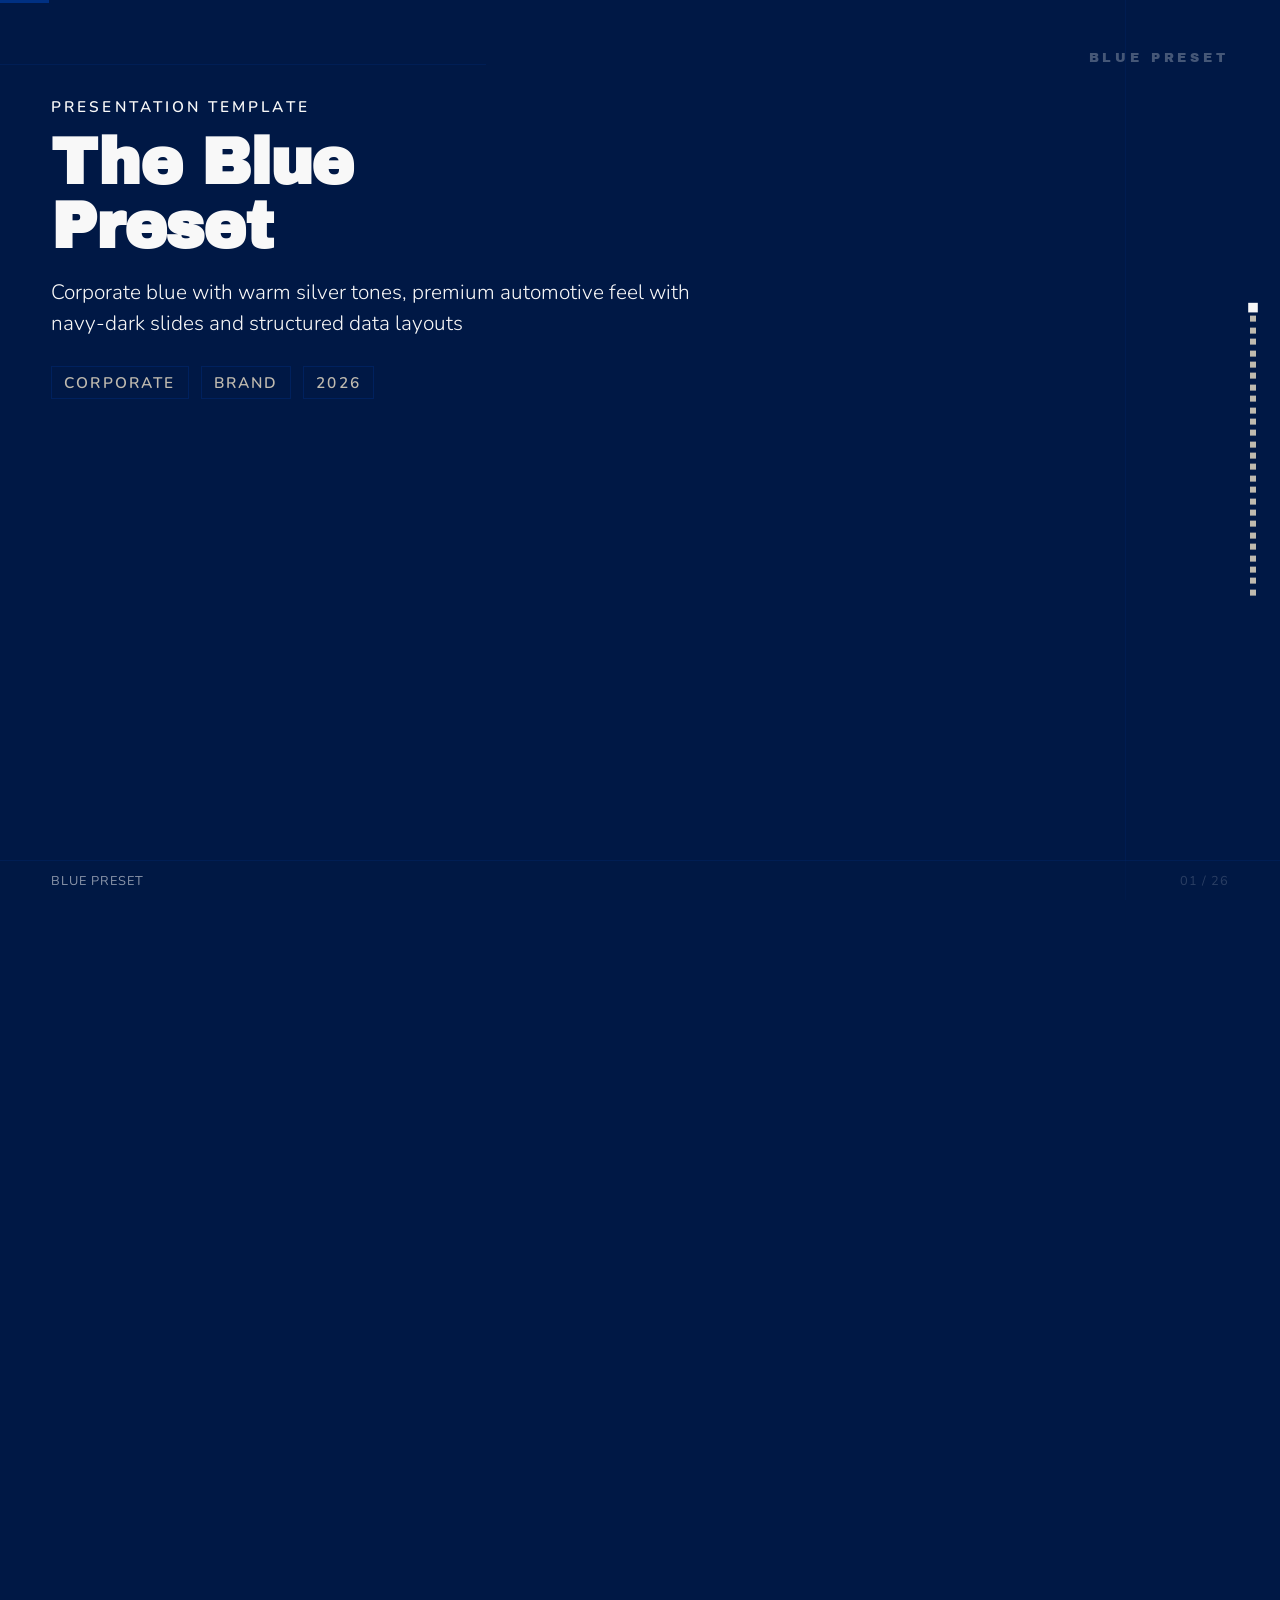
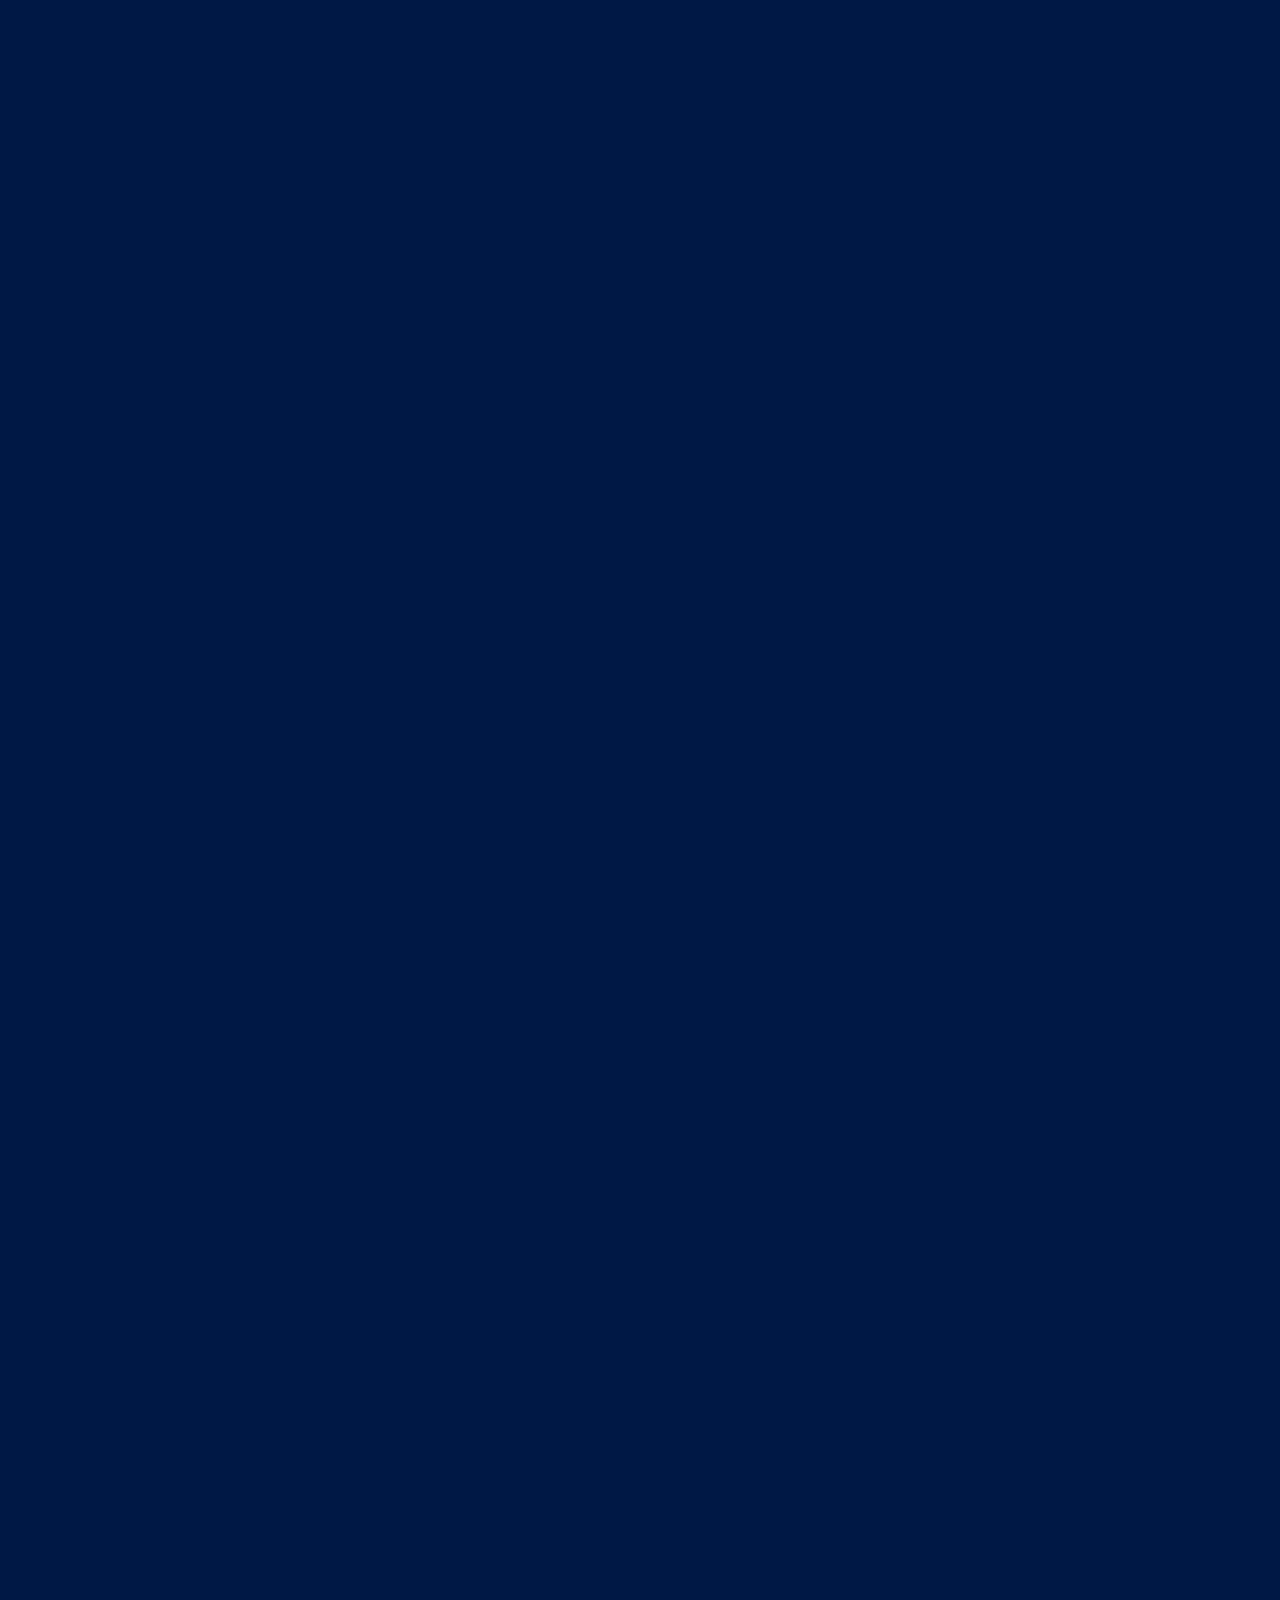
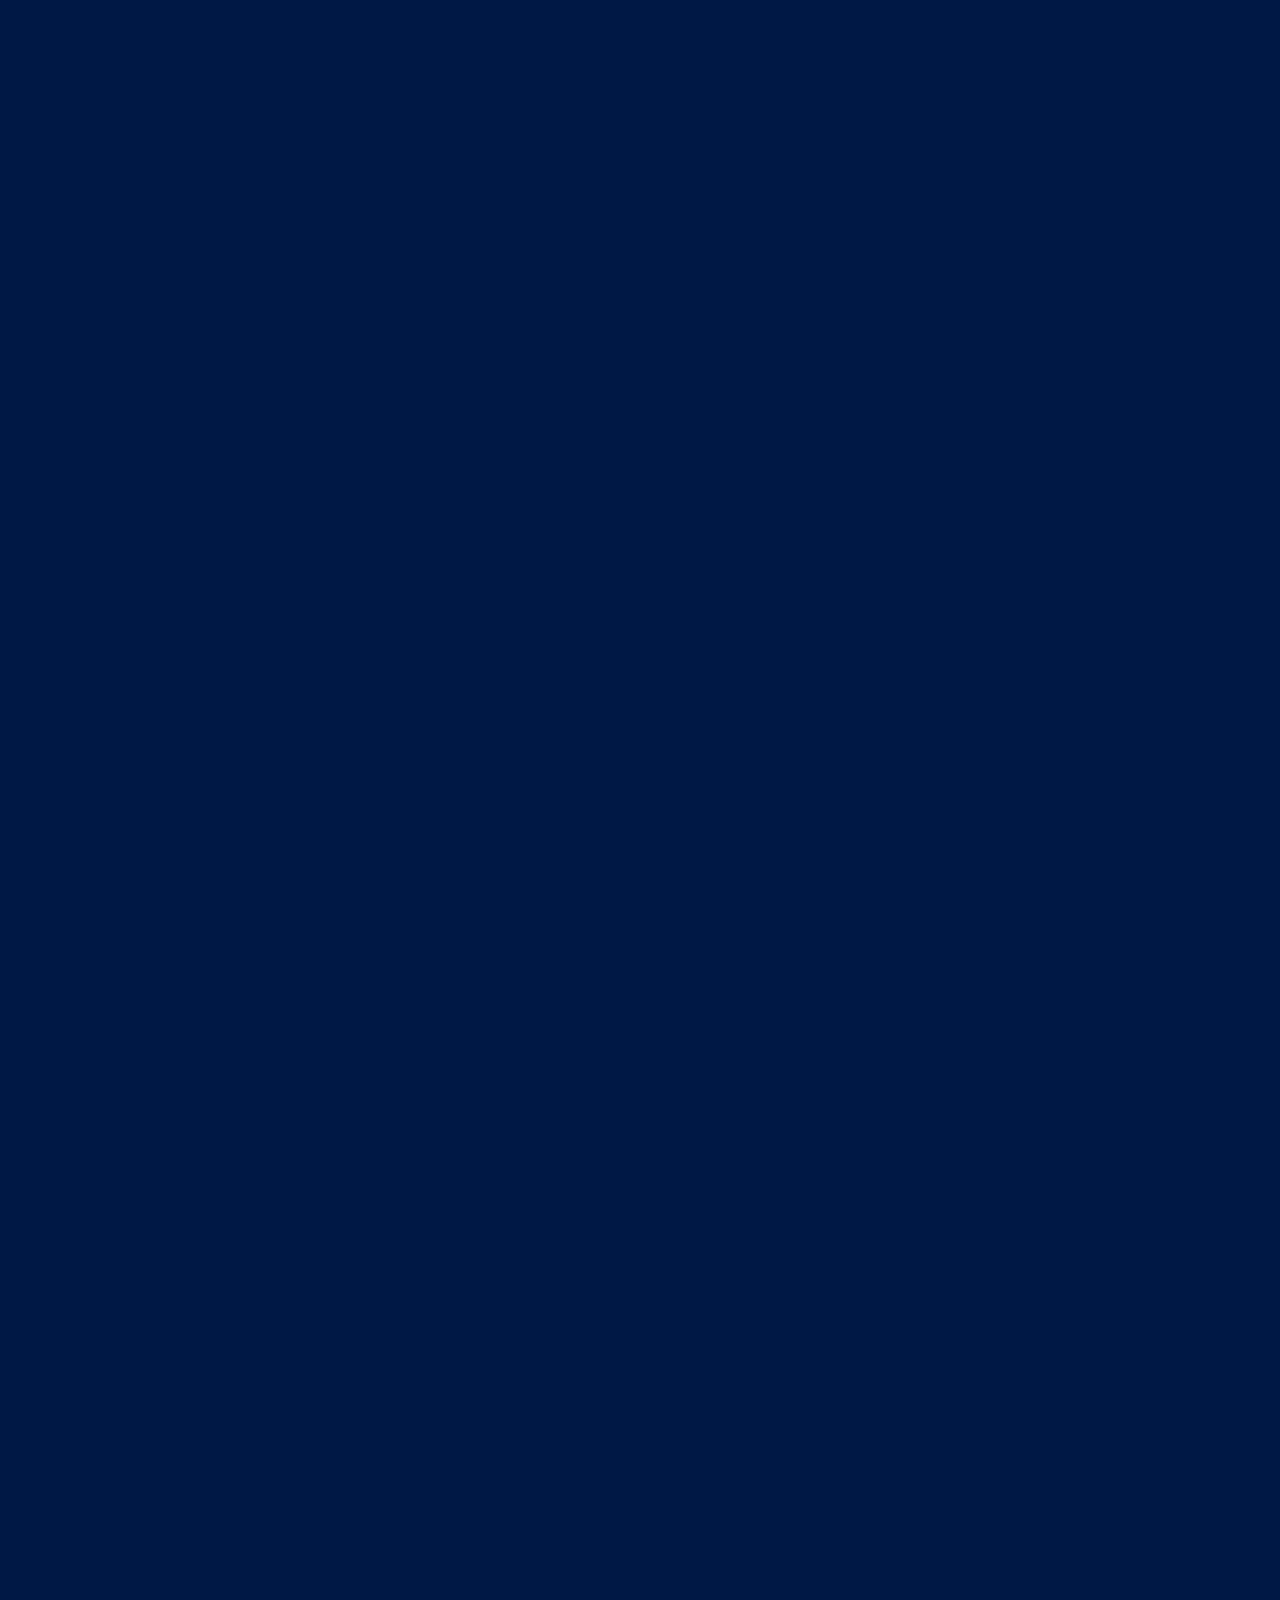
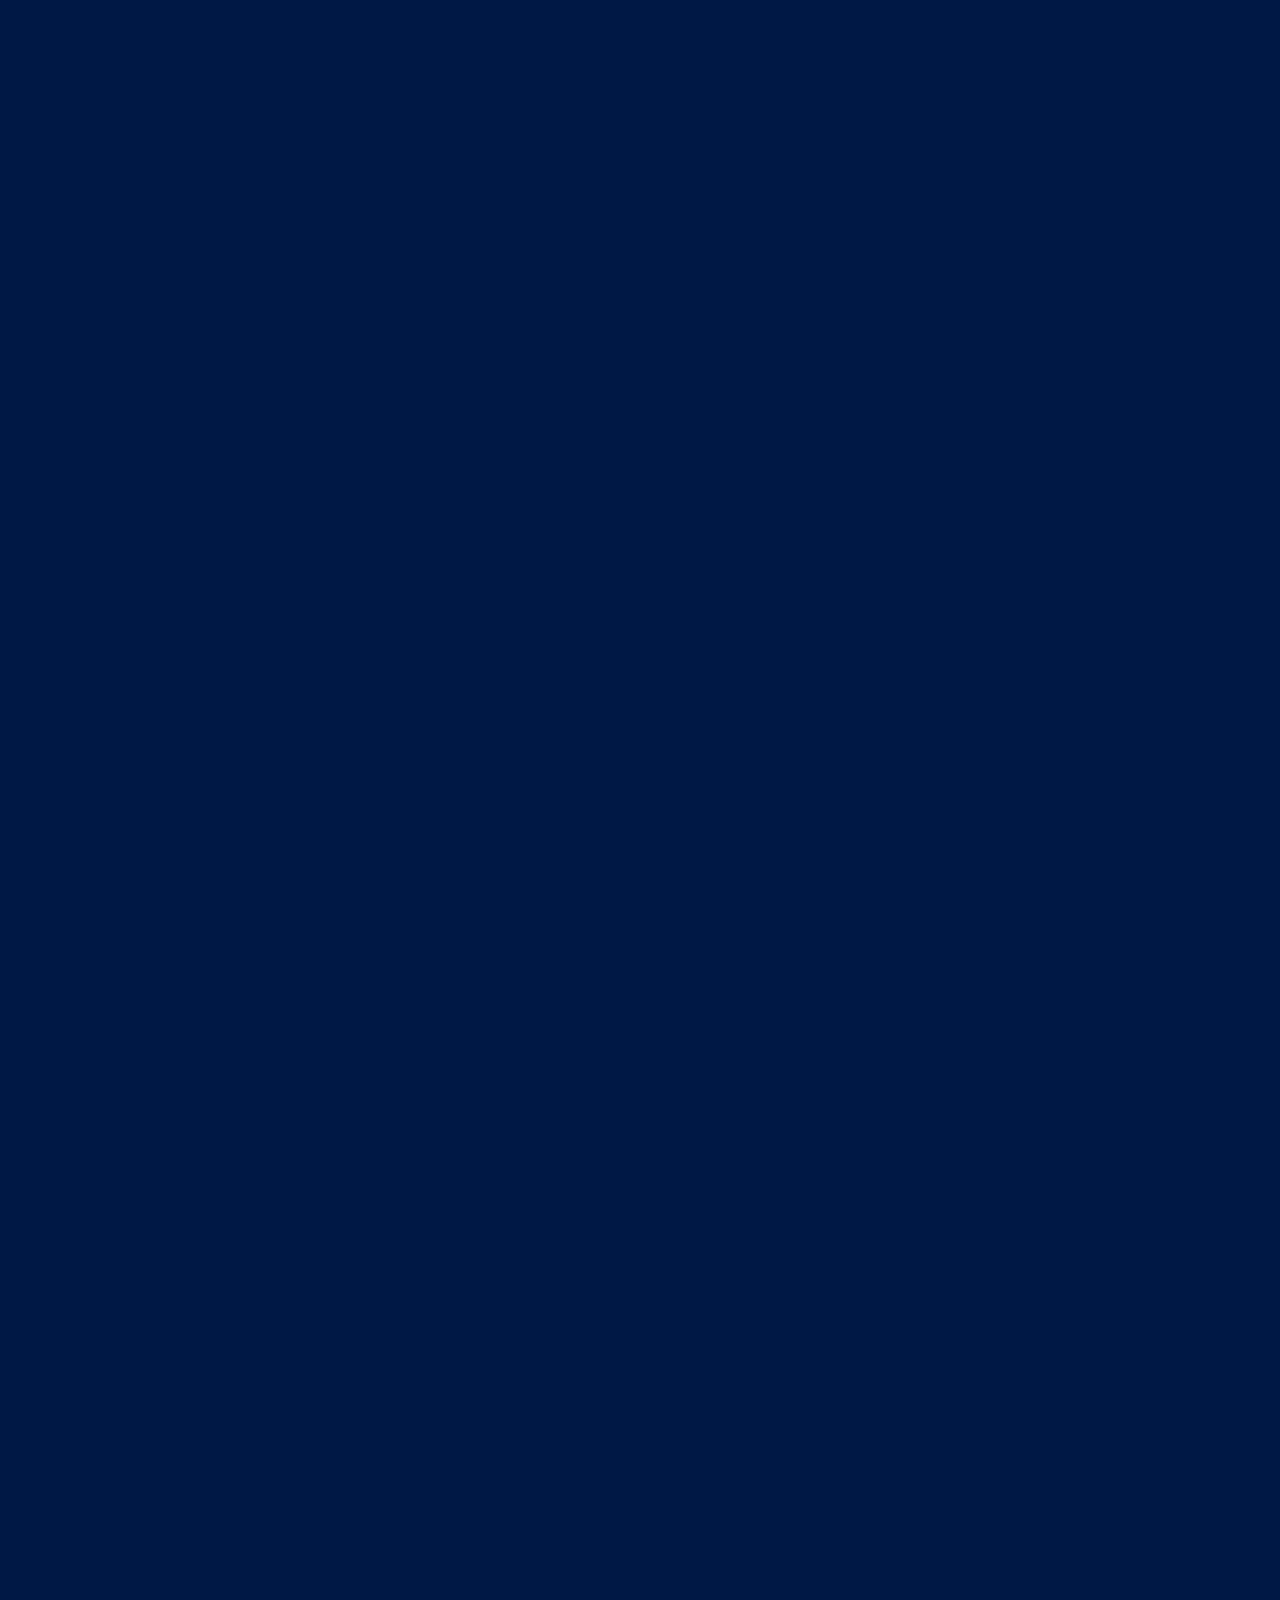
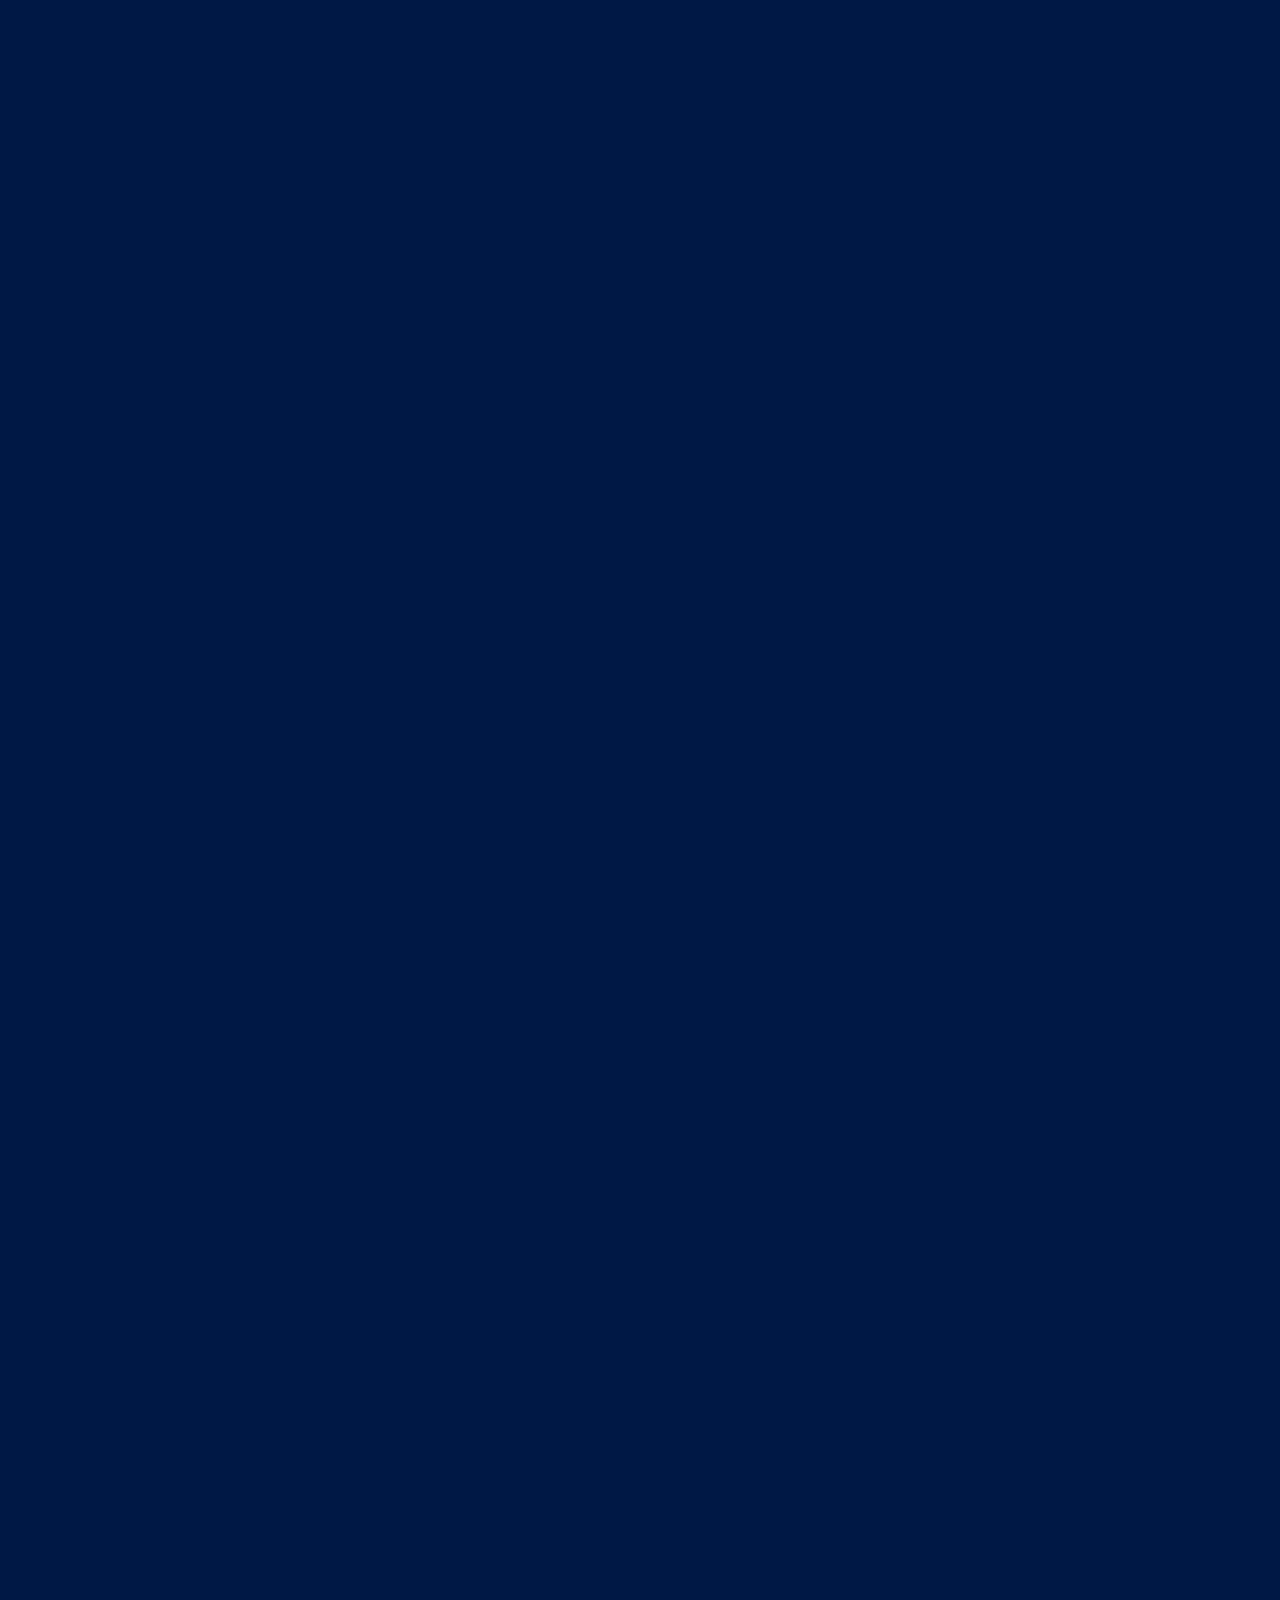
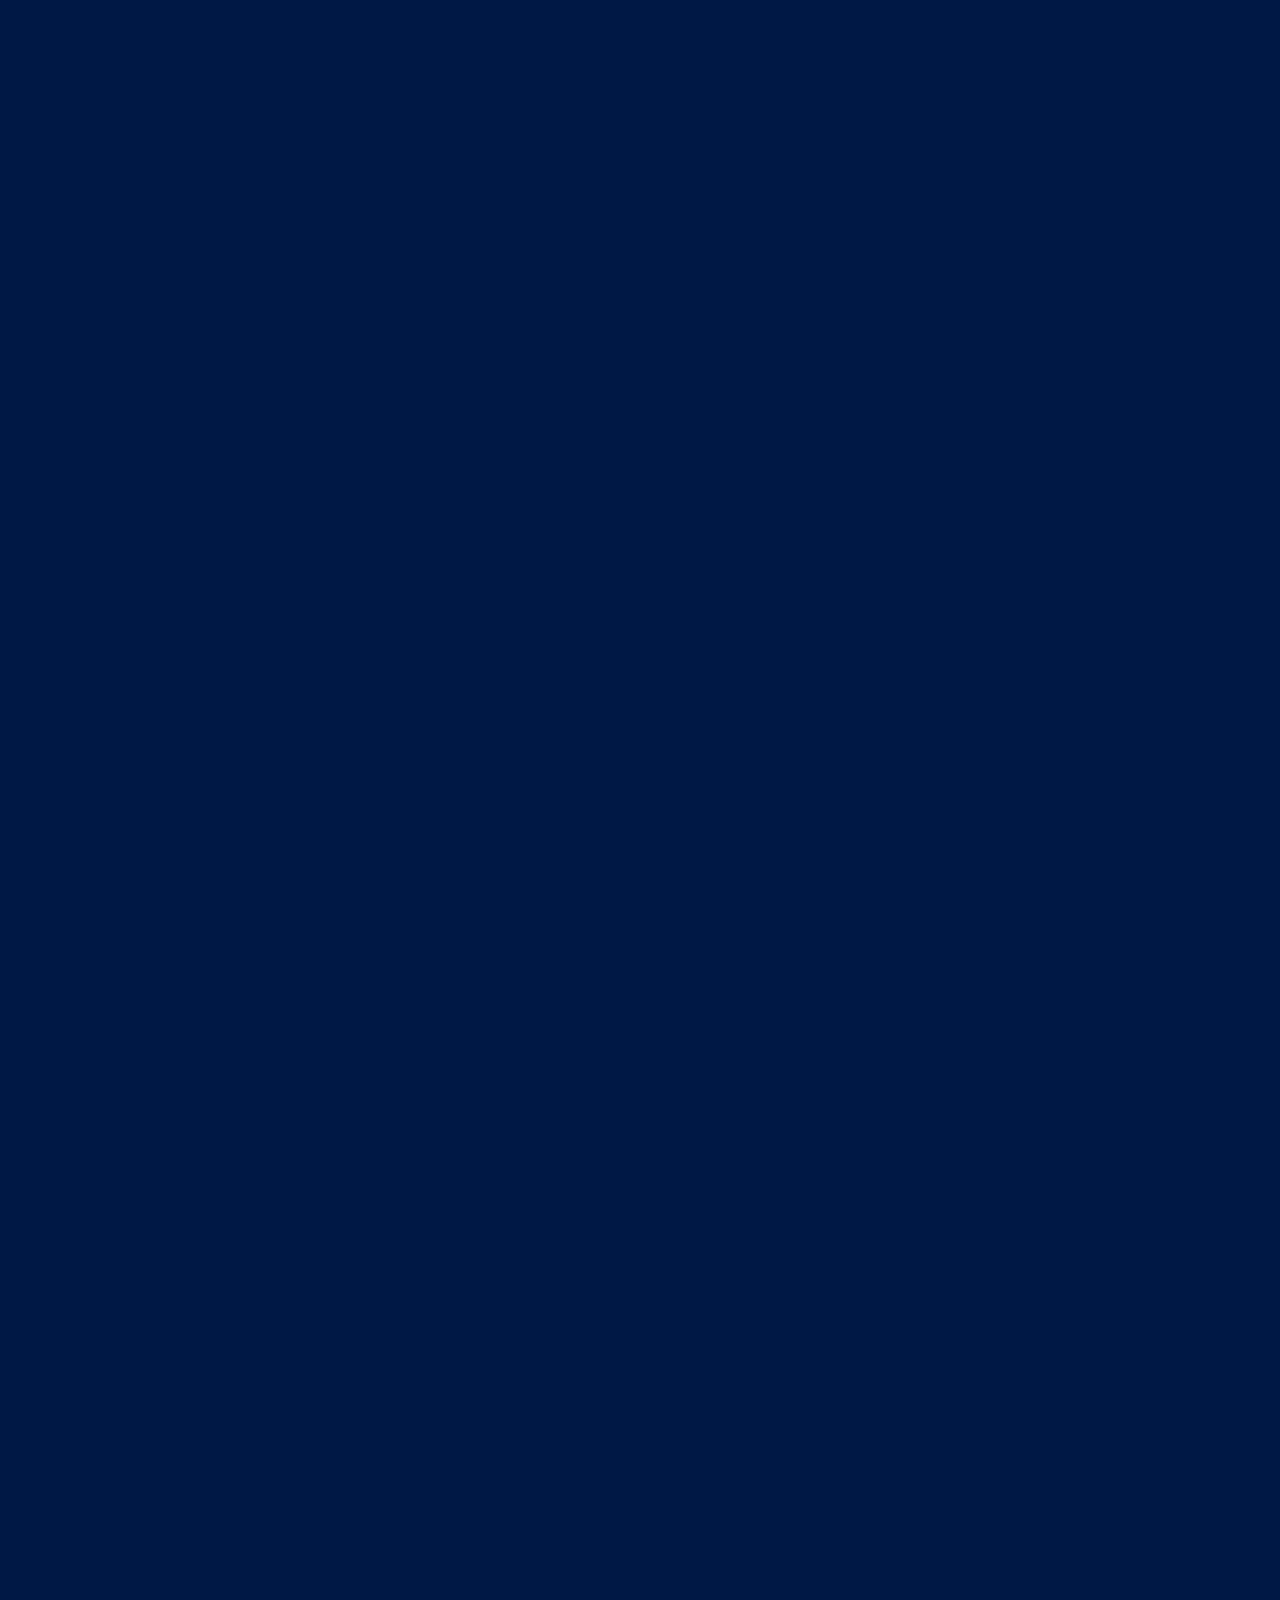
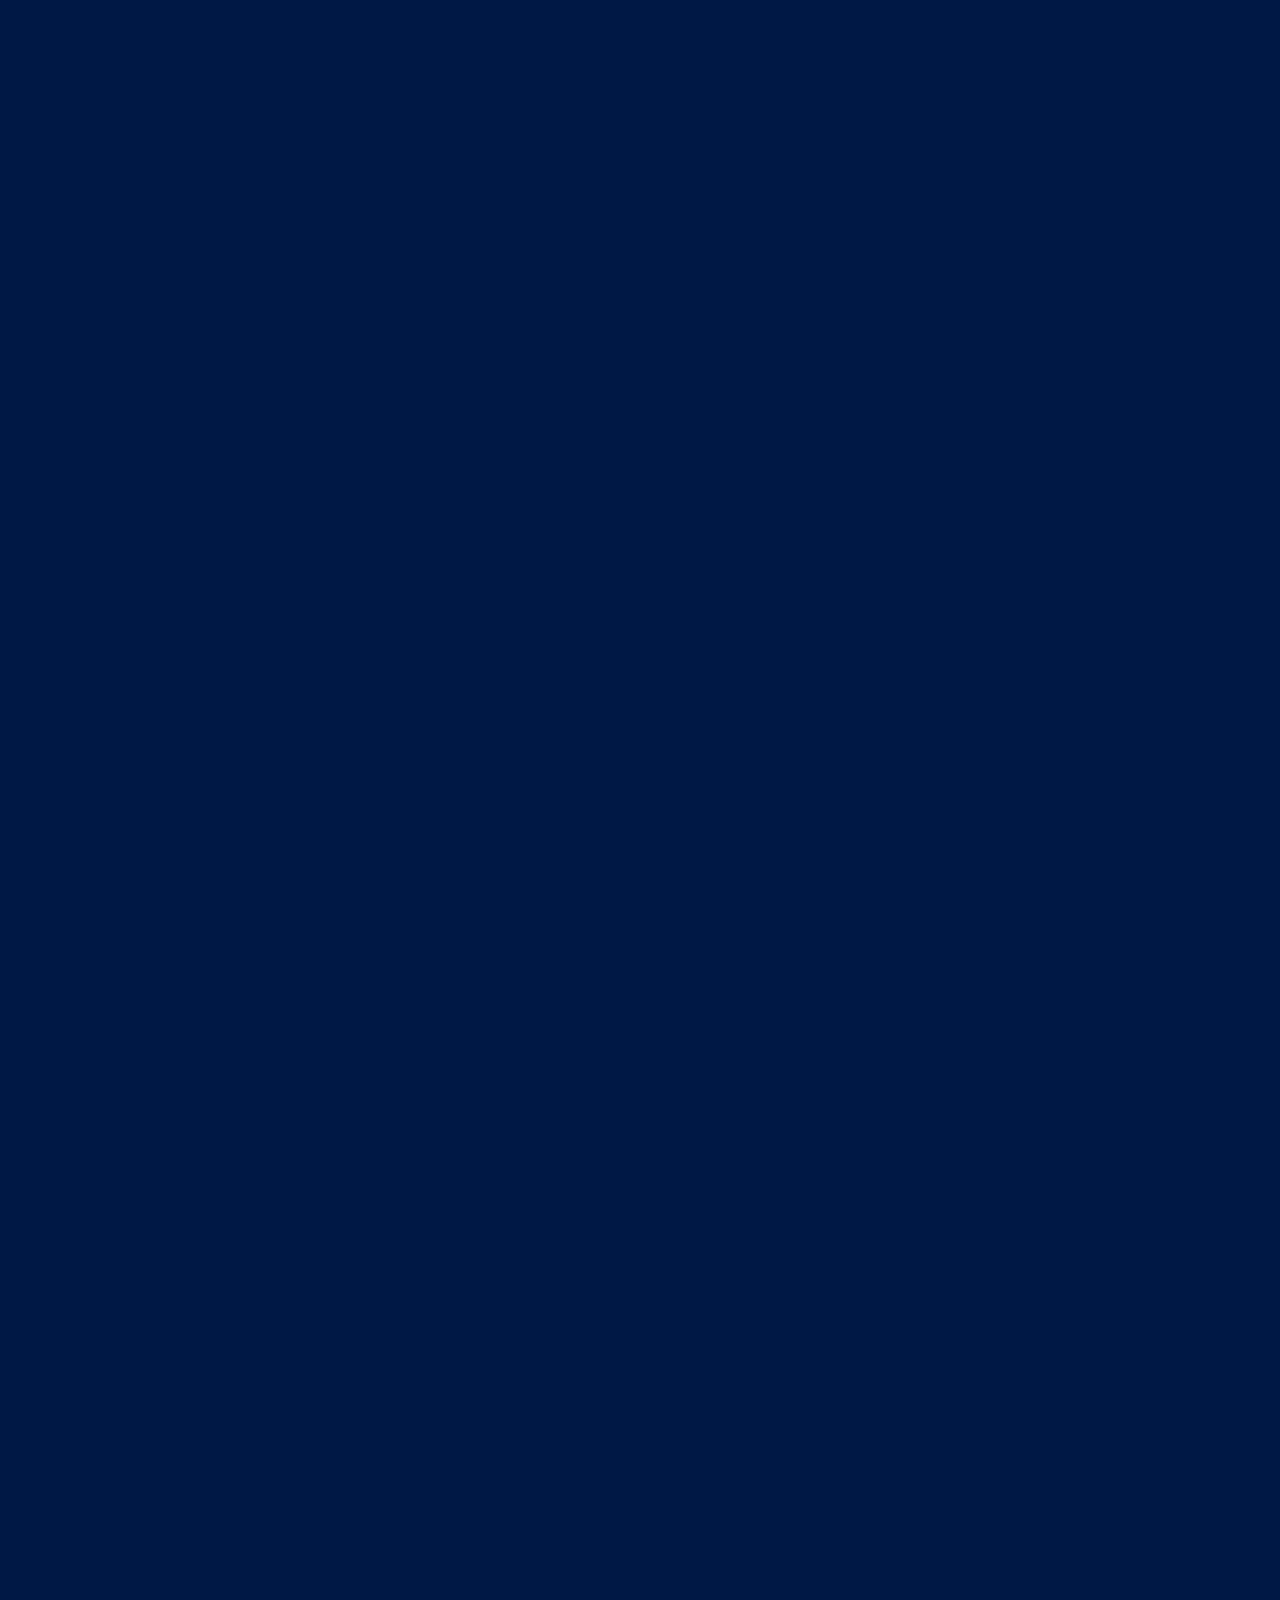
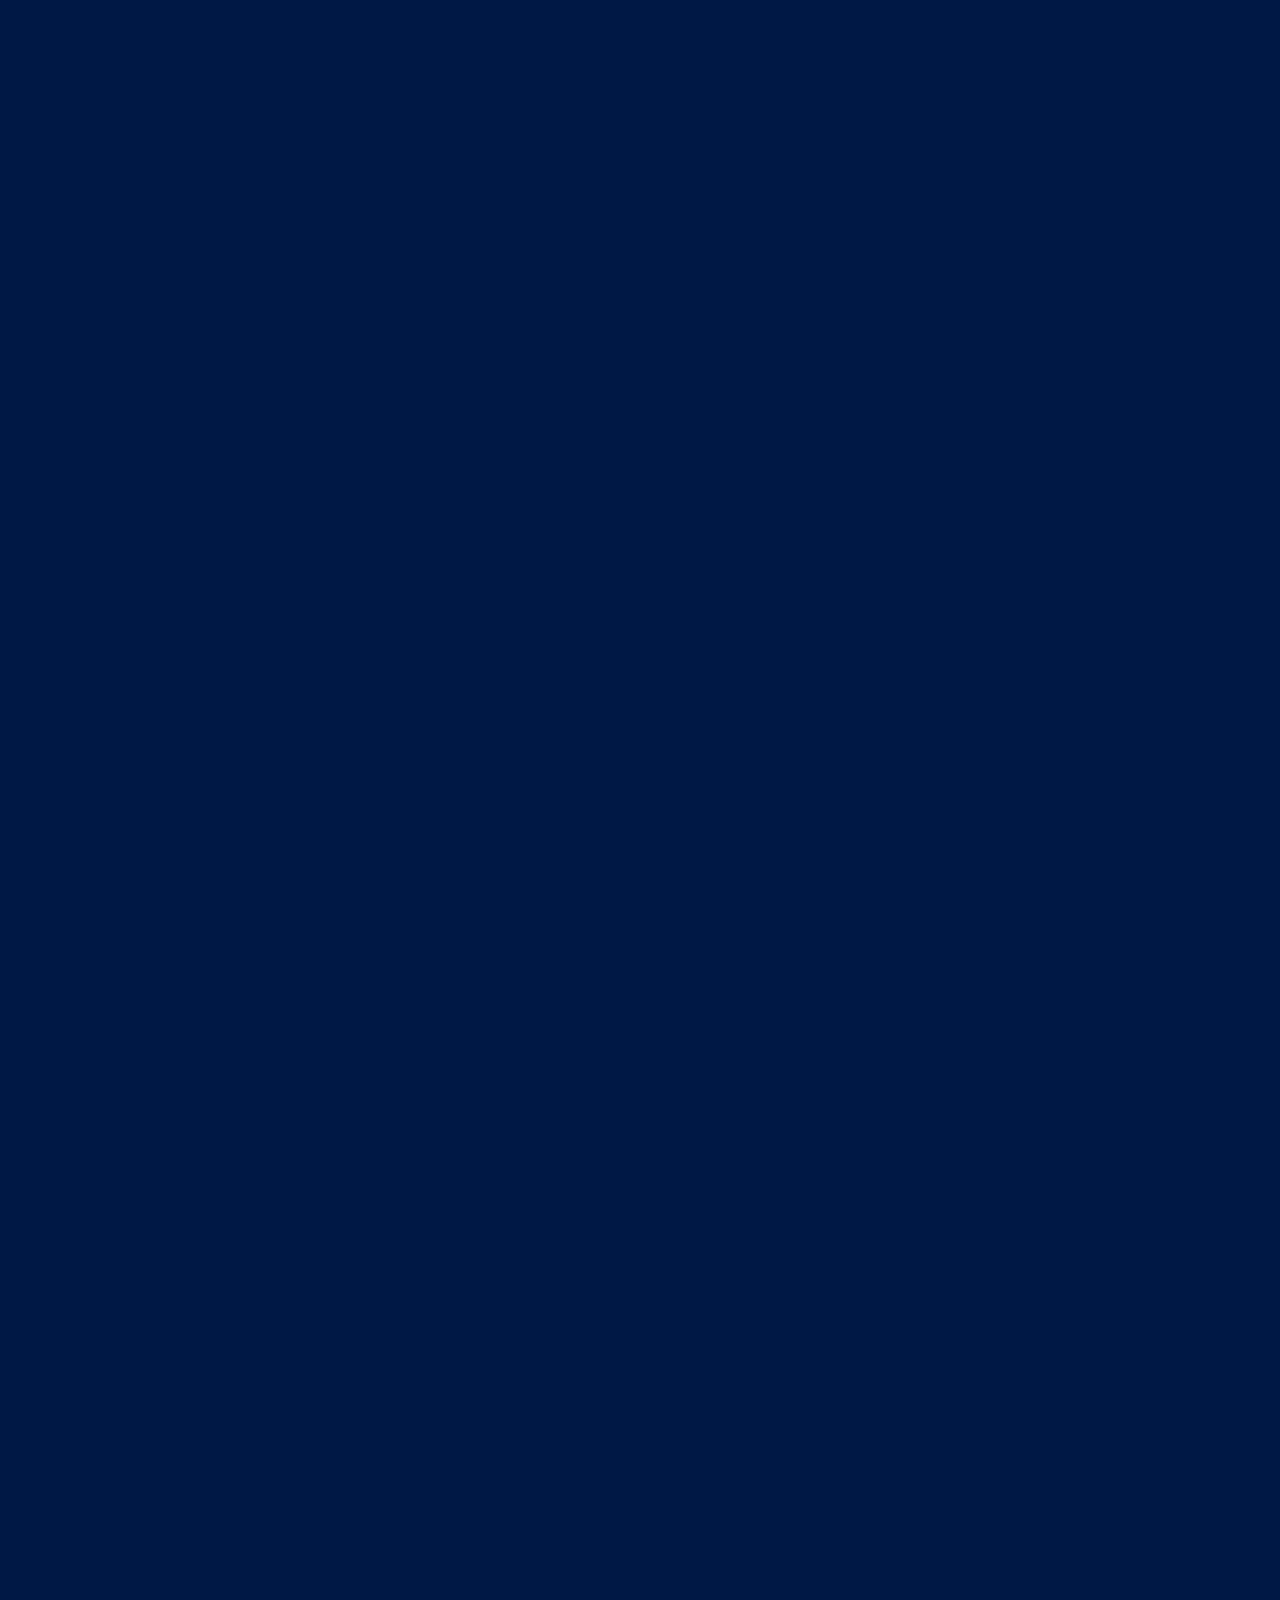
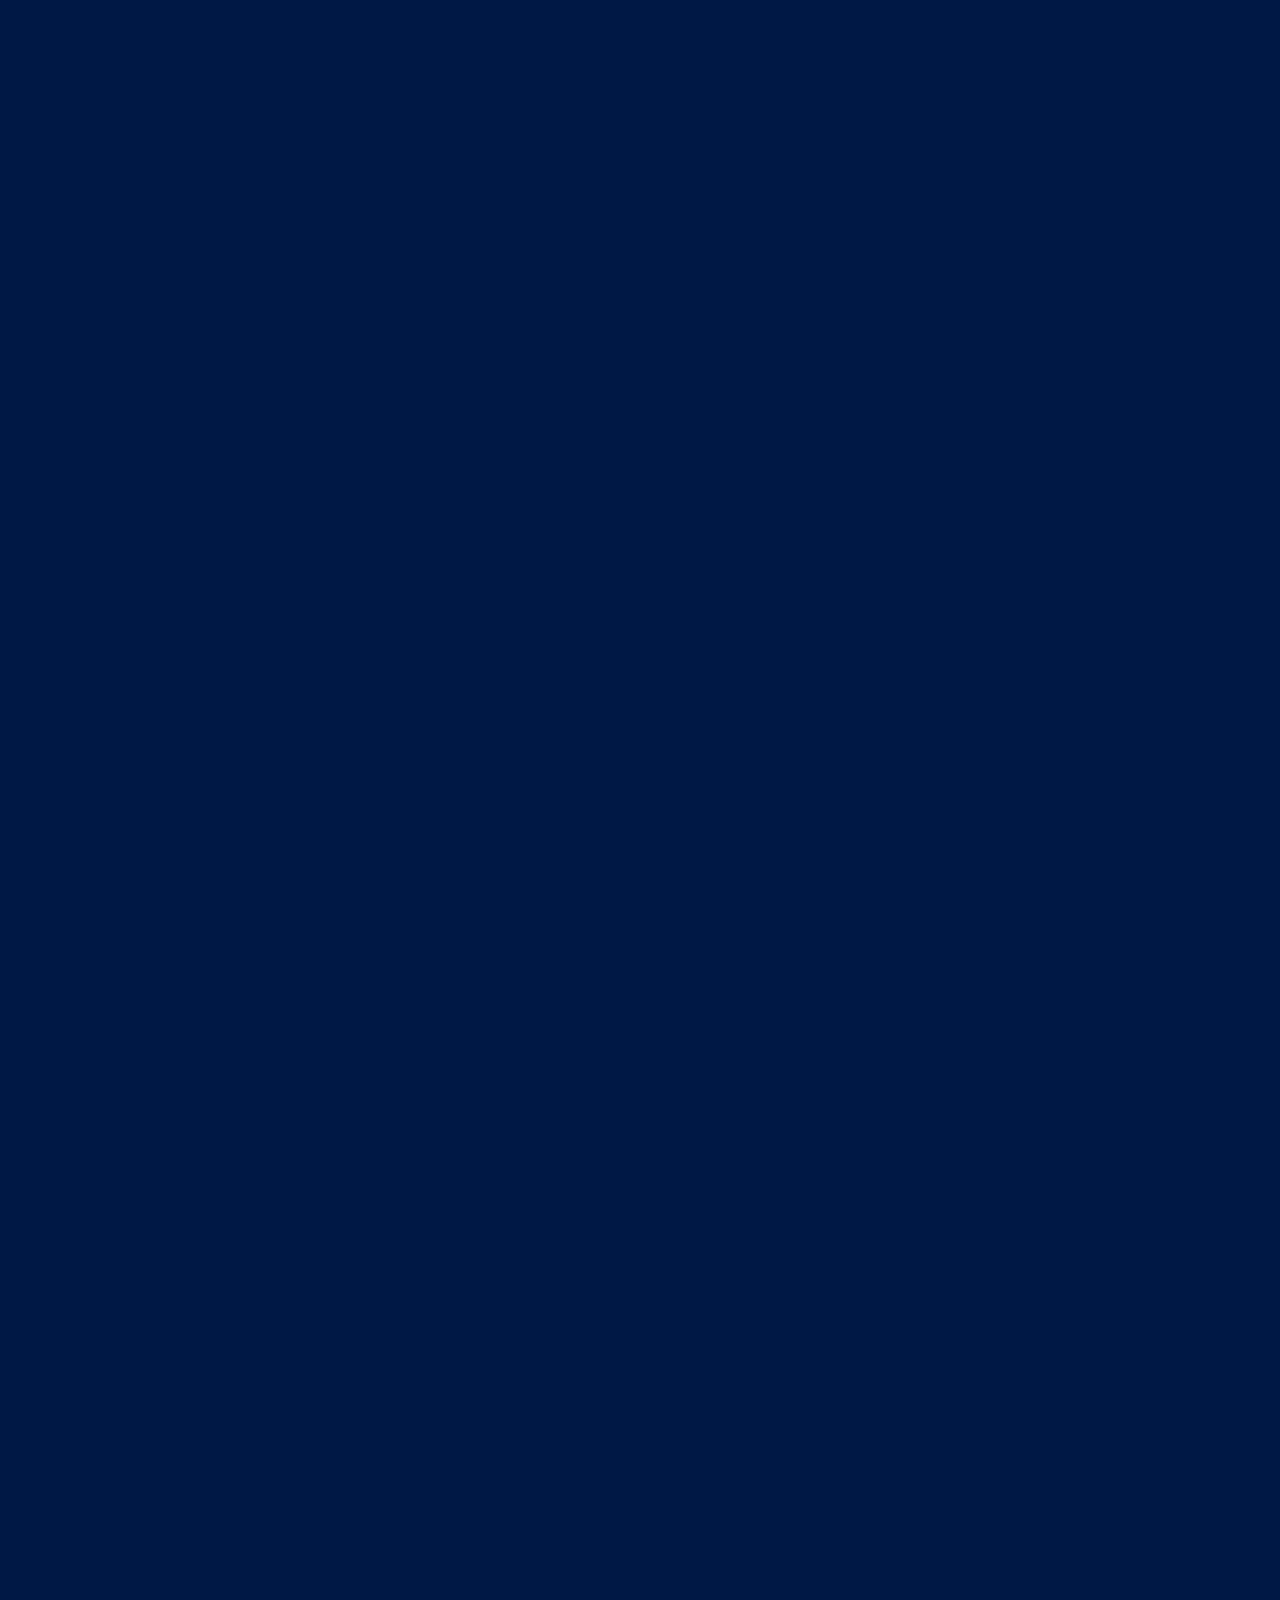
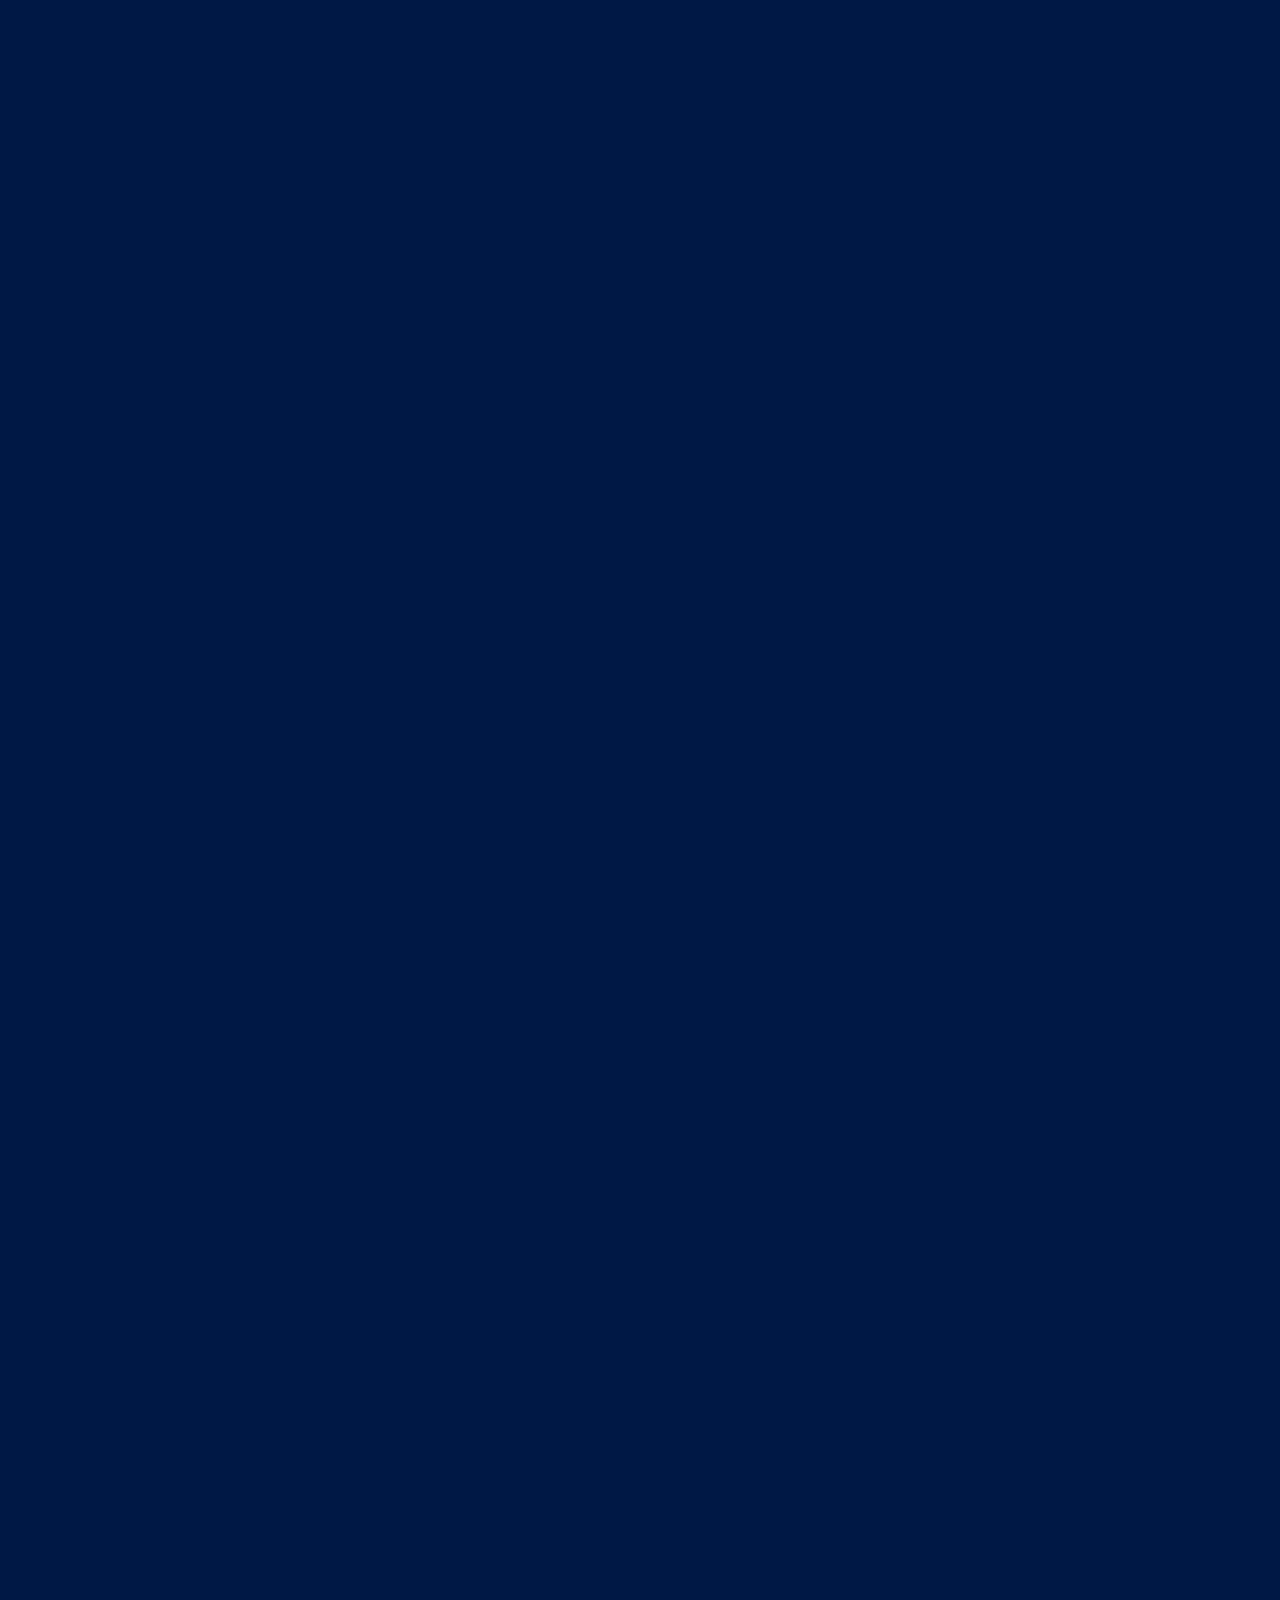
<file: style-samples/03-blue.html>
<!DOCTYPE html>
<html lang="en">
<head>
    <meta charset="UTF-8">
    <meta name="viewport" content="width=device-width, initial-scale=1.0">
    <title>Blue - All Layouts</title>

    <!-- Google Fonts: Archivo Black (display) + Nunito (body) -->
    <link rel="preconnect" href="https://fonts.googleapis.com">
    <link rel="preconnect" href="https://fonts.gstatic.com" crossorigin>
    <link href="https://fonts.googleapis.com/css2?family=Archivo+Black&family=Nunito:wght@300;400;600;700&display=swap" rel="stylesheet">

    <style>
        /* ===========================================
           VIEWPORT FITTING: MANDATORY BASE STYLES
           =========================================== */
        html, body {
            height: 100%;
            overflow-x: hidden;
        }
        html {
            scroll-snap-type: y mandatory;
            scroll-behavior: smooth;
        }
        .slide {
            width: 100vw;
            height: 100vh;
            height: 100dvh;
            overflow: hidden;
            scroll-snap-align: start;
            display: flex;
            flex-direction: column;
            position: relative;
        }
        .slide-content {
            flex: 1;
            display: flex;
            flex-direction: column;
            justify-content: flex-start;
            max-height: 100%;
            overflow: hidden;
            padding: var(--slide-padding);
        }
        :root {
            --title-size: clamp(1.5rem, 5vw, 4rem);
            --h2-size: clamp(1.25rem, 3.5vw, 2.5rem);
            --h3-size: clamp(1rem, 2.5vw, 1.75rem);
            --body-size: clamp(0.875rem, 1.5vw, 1.5rem);
            --small-size: clamp(0.75rem, 1.2vw, 1.125rem);
            --slide-padding: clamp(1rem, 4vw, 4rem);
            --content-gap: clamp(0.5rem, 2vw, 2rem);
            --element-gap: clamp(0.25rem, 1vw, 1rem);
        }
        .card, .container, .content-box {
            max-width: min(90vw, 1000px);
            max-height: min(80vh, 700px);
        }
        .feature-list, .bullet-list { gap: clamp(0.4rem, 1vh, 1rem); }
        .feature-list li, .bullet-list li { font-size: var(--body-size); line-height: 1.4; }
        .grid {
            display: grid;
            grid-template-columns: repeat(auto-fit, minmax(min(100%, 250px), 1fr));
            gap: clamp(0.5rem, 1.5vw, 1rem);
        }
        img, .image-container {
            max-width: 100%;
            max-height: min(50vh, 400px);
            object-fit: contain;
        }

        @media (max-height: 700px) {
            :root {
                --slide-padding: clamp(0.75rem, 3vw, 2rem);
                --content-gap: clamp(0.4rem, 1.5vw, 1rem);
                --title-size: clamp(1.25rem, 4.5vw, 2.5rem);
                --h2-size: clamp(1rem, 3vw, 1.75rem);
            }
        }
        @media (max-height: 600px) {
            :root {
                --slide-padding: clamp(0.5rem, 2.5vw, 1.5rem);
                --content-gap: clamp(0.3rem, 1vw, 0.75rem);
                --title-size: clamp(1.1rem, 4vw, 2rem);
                --body-size: clamp(0.8rem, 1.3vw, 1.125rem);
            }
            .nav-dots, .keyboard-hint, .decorative { display: none; }
        }
        @media (max-height: 500px) {
            :root {
                --slide-padding: clamp(1rem, 2vw, 1rem);
                --title-size: clamp(1rem, 3.5vw, 1.5rem);
                --h2-size: clamp(0.9rem, 2.5vw, 1.25rem);
                --body-size: clamp(0.75rem, 1.1vw, 1rem);
            }
        }
        @media (max-width: 600px) {
            :root {
                --title-size: clamp(1.25rem, 7vw, 2.5rem);
            }
            .grid { grid-template-columns: 1fr; }
        }
        @media (prefers-reduced-motion: reduce) {
            *, *::before, *::after {
                animation-duration: 0.01ms !important;
                transition-duration: 0.2s !important;
            }
            html { scroll-behavior: auto; }
            .donut-segment, .progress-fill {
                transition: none !important;
                stroke-dashoffset: var(--target-offset, 0) !important;
            }
            .bar-fill { transition: none !important; width: var(--bar-width) !important; }
            .funnel-stage { transition: none !important; opacity: 1 !important; transform: none !important; }
            .cycle-step, .cycle-arrow { transition: none !important; opacity: 1 !important; transform: none !important; stroke-dashoffset: 0 !important; }
            .converge-input, .converge-output, .converge-path { transition: none !important; opacity: 1 !important; transform: none !important; stroke-dashoffset: 0 !important; }
            .roadmap-road, .roadmap-centerline { transition: none !important; stroke-dashoffset: 0 !important; }
            .roadmap-milestone { transition: none !important; opacity: 1 !important; transform: none !important; }
            .gantt-bar { transition: none !important; transform: scaleX(1) !important; }
            .zone { transition: none !important; opacity: 1 !important; transform: none !important; }
        }

        /* ===========================================
           BLUE: THEME
           Dark-first with strong navy blue identity
           4-color scheme: Navy #003082, Black #000000,
           Zombie Gray #60605B, Tide #BFBAAF
           =========================================== */
        * { margin: 0; padding: 0; box-sizing: border-box; }

        :root {
            --navy: #003082;
            --black: #001845;
            --white: #f8f8f8;
            --gray-light: #e8e6e2;
            --gray-mid: #BFBAAF;
            --gray-dark: #60605B;
            --text-primary: var(--white);
            --text-secondary: rgba(255, 255, 255, 0.6);
            --bg-primary: var(--black);
            --border-color: rgba(255, 255, 255, 0.12);

            --font-display: 'Archivo Black', sans-serif;
            --font-body: 'Nunito', sans-serif;

            --ease-out-expo: cubic-bezier(0.16, 1, 0.3, 1);
            --dur: 0.55s;
            --label-size: clamp(0.6rem, 1vw, 0.8rem);
            --subtitle-size: clamp(0.85rem, 1.8vw, 1.3rem);
            --code-size: clamp(0.65rem, 1.2vw, 0.95rem);

            /* Chart palette */
            --chart-1: #4a90d9;
            --chart-2: #e8853d;
            --chart-3: #5bb378;
            --chart-4: #d4596e;
            --chart-5: #8e7cc3;
            --chart-6: #64748b;
            --chart-track: rgba(128, 128, 128, 0.15);
        }

        body {
            font-family: var(--font-body);
            background: var(--black);
            color: var(--white);
            -webkit-font-smoothing: antialiased;
        }

        /* ===========================================
           GRID BACKGROUNDS
           =========================================== */
        .grid-bg-dark {
            background-color: var(--black);
            background-image:
                linear-gradient(rgba(0, 48, 130, 0.12) 1px, transparent 1px),
                linear-gradient(90deg, rgba(0, 48, 130, 0.12) 1px, transparent 1px);
            background-size: clamp(40px, 5vw, 64px) clamp(40px, 5vw, 64px);
        }
        .grid-bg-light {
            background-color: var(--white);
            background-image:
                linear-gradient(rgba(0, 48, 130, 0.06) 1px, transparent 1px),
                linear-gradient(90deg, rgba(0, 48, 130, 0.06) 1px, transparent 1px);
            background-size: clamp(40px, 5vw, 64px) clamp(40px, 5vw, 64px);
        }

        /* Dark and light slide variants */
        .slide--dark { background: var(--black); color: var(--white); }
        .slide--light { background: var(--white); color: #000000; }

        /* ===========================================
           REVEAL ANIMATIONS
           =========================================== */
        .reveal {
            opacity: 0;
            transform: translateY(18px);
            transition: opacity var(--dur) var(--ease-out-expo),
                        transform var(--dur) var(--ease-out-expo);
        }
        .slide.visible .reveal {
            opacity: 1;
            transform: translateY(0);
        }
        .slide.visible .reveal:nth-child(1) { transition-delay: 0.05s; }
        .slide.visible .reveal:nth-child(2) { transition-delay: 0.13s; }
        .slide.visible .reveal:nth-child(3) { transition-delay: 0.21s; }
        .slide.visible .reveal:nth-child(4) { transition-delay: 0.29s; }
        .slide.visible .reveal:nth-child(5) { transition-delay: 0.37s; }
        .slide.visible .reveal:nth-child(6) { transition-delay: 0.45s; }

        /* ===========================================
           SLIDE HEADER — top border + title
           =========================================== */
        .slide-header {
            border-top: 3px solid var(--navy);
            padding-top: clamp(0.4rem, 1vh, 0.75rem);
            margin-bottom: clamp(0.75rem, 2vh, 1.25rem);
        }
        .slide--dark .slide-header {
            border-top-color: rgba(255, 255, 255, 0.5);
        }
        .slide-header h2 {
            font-family: var(--font-display);
            font-size: var(--h2-size);
            line-height: 1.1;
        }
        .slide-header .slide-subtitle {
            font-family: var(--font-body);
            font-size: clamp(0.75rem, 1.3vw, 1.1rem);
            font-weight: 300;
            color: rgba(0, 0, 0, 0.45);
            line-height: 1.4;
            margin-top: clamp(0.2rem, 0.5vh, 0.4rem);
            display: -webkit-box;
            -webkit-line-clamp: 2;
            line-clamp: 2;
            -webkit-box-orient: vertical;
            overflow: hidden;
        }
        .slide--dark .slide-header .slide-subtitle {
            color: rgba(255, 255, 255, 0.4);
        }

        /* Section title — top-right */
        .section-title {
            position: absolute;
            top: clamp(0.4rem, 1.2vw, 0.75rem); /* Sits ABOVE slide-header border — do NOT use var(--slide-padding) */
            right: var(--slide-padding);
            font-family: var(--font-body);
            font-size: var(--label-size);
            letter-spacing: 0.2em;
            text-transform: uppercase;
            color: rgba(255, 255, 255, 0.3);
            opacity: 0;
            transition: opacity 0.3s ease 0.15s;
        }
        .slide.visible .section-title { opacity: 1; }
        .slide--light .section-title { color: rgba(0, 0, 0, 0.3); }

        /* Slide number — bottom footer */
        .slide-num-label {
            font-size: var(--label-size);
            opacity: 0.3;
            letter-spacing: 0.15em;
            font-family: var(--font-display);
        }

        /* ===========================================
           BOTTOM RULE — footer bar
           =========================================== */
        .bottom-rule {
            position: absolute;
            bottom: 0;
            left: 0;
            right: 0;
            height: clamp(32px, 5vh, 40px);
            display: flex;
            align-items: center;
            justify-content: space-between;
            padding: 0 var(--slide-padding);
            border-top: 1px solid rgba(0, 48, 130, 0.25);
            background: rgba(0, 24, 69, 0.5);
            opacity: 0;
            transition: opacity 0.3s ease 0.25s;
        }
        .slide.visible .bottom-rule { opacity: 1; }
        .bottom-rule span {
            font-family: var(--font-body);
            font-size: var(--label-size);
            letter-spacing: 0.08em;
            text-transform: uppercase;
            color: rgba(255, 255, 255, 0.55);
        }
        /* Light slide footer */
        .slide--light .bottom-rule {
            border-top-color: rgba(0, 0, 0, 0.12);
            background: rgba(255, 255, 255, 0.8);
        }
        .slide--light .bottom-rule span { color: rgba(0, 0, 0, 0.5); }

        /* ===========================================
           CALLOUT — left-bordered quote block
           =========================================== */
        .callout {
            border-left: 4px solid currentColor;
            padding: clamp(0.5rem, 1.2vw, 0.75rem) clamp(0.75rem, 1.5vw, 1rem);
            margin-top: clamp(0.5rem, 1.5vh, 1rem);
            opacity: 0.85;
        }
        .callout p {
            font-size: var(--body-size);
            font-style: italic;
            line-height: 1.5;
        }
        .callout--faint { border-left-color: rgba(255, 255, 255, 0.35); }

        /* ===========================================
           1. TITLE SLIDE — dark, dramatic
           =========================================== */
        .slide.title-slide {
            background: var(--black);
            color: var(--white);
        }

        .title-slide .slide-content {
            justify-content: flex-start;
            padding-top: clamp(4rem, 12vh, 6rem);
        }

        .title-overline {
            font-size: var(--small-size);
            font-weight: 600;
            letter-spacing: 0.2em;
            text-transform: uppercase;
            opacity: 0.45;
            margin-bottom: clamp(0.5rem, 1.5vh, 1.25rem);
        }

        .title-slide h1 {
            font-family: var(--font-display);
            font-size: var(--title-size);
            line-height: 1.0;
            letter-spacing: -0.02em;
            margin-bottom: clamp(0.75rem, 2vh, 1.5rem);
        }

        .title-sub {
            font-size: var(--subtitle-size);
            opacity: 0.55;
            font-weight: 300;
            max-width: 58%;
            line-height: 1.5;
        }

        .title-tags {
            display: flex;
            gap: clamp(0.5rem, 1vw, 0.75rem);
            margin-top: clamp(1rem, 3vh, 2rem);
            flex-wrap: wrap;
        }
        .title-tag {
            font-size: var(--small-size);
            font-weight: 600;
            letter-spacing: 0.14em;
            text-transform: uppercase;
            padding: clamp(3px, 0.5vw, 5px) clamp(8px, 1vw, 12px);
            border: 1px solid rgba(0, 48, 130, 0.4);
            color: var(--gray-mid);
        }

        /* Title decorative lines */
        .title-vline {
            position: absolute;
            top: 0;
            right: clamp(6rem, 12vw, 10rem);
            width: 1px;
            height: 100%;
            background: rgba(0, 48, 130, 0.2);
        }
        .title-hline {
            position: absolute;
            top: clamp(2.5rem, 8vh, 4rem);
            left: 0;
            width: 38%;
            height: 1px;
            background: rgba(0, 48, 130, 0.25);
        }
        .title-year {
            position: absolute;
            top: var(--slide-padding);
            right: var(--slide-padding);
            font-family: var(--font-display);
            font-size: var(--label-size);
            letter-spacing: 0.3em;
            opacity: 0.28;
        }

        /* ===========================================
           2. CONTENT SLIDE — light variant with table
           =========================================== */
        .slide.content-slide {
            background: var(--white);
            color: var(--black);
        }

        .content-slide .slide-content {
            gap: var(--content-gap);
            padding-top: clamp(2rem, 4vh, 3rem);
            padding-bottom: clamp(2.5rem, 5vh, 3.5rem);
        }

        /* Feature table — two-column key/value rows */
        .ftable {
            display: flex;
            flex-direction: column;
        }
        .frow {
            display: grid;
            gap: clamp(0.5rem, 1.5vw, 1rem);
            padding: clamp(0.4rem, 1vh, 0.6rem) clamp(0.5rem, 1.2vw, 0.9rem);
            border-bottom: 1px solid var(--gray-light);
            align-items: start;
        }
        .slide--dark .frow { border-bottom-color: rgba(0, 48, 130, 0.2); }
        .frow:last-child { border-bottom: none; }
        .frow.two { grid-template-columns: 1fr 2fr; }
        .frow.hdr { border-bottom: 2px solid currentColor; padding-bottom: clamp(3px, 0.5vh, 6px); }
        .fkey {
            font-family: var(--font-display);
            font-size: var(--body-size);
            line-height: 1.35;
        }
        .fval {
            font-size: var(--body-size);
            line-height: 1.5;
            opacity: 0.8;
        }
        .fhdr {
            font-size: var(--small-size);
            font-weight: 700;
            letter-spacing: 0.15em;
            text-transform: uppercase;
            opacity: 0.4;
        }

        /* ===========================================
           3. FEATURE GRID SLIDE — 2-column property grid
           =========================================== */
        .slide.grid-slide {
            /* inherits slide--light via class */
        }

        .grid-slide .slide-content {
            gap: var(--content-gap);
            padding-top: clamp(2rem, 4vh, 3rem);
            padding-bottom: clamp(2.5rem, 5vh, 3.5rem);
        }

        .prop-grid {
            display: grid;
            grid-template-columns: 1fr 1fr;
            gap: clamp(0.4rem, 1vh, 0.65rem);
            margin-bottom: clamp(0.5rem, 1.5vh, 1rem);
        }
        .prop-item {
            padding: clamp(0.6rem, 1.5vh, 1rem) clamp(0.75rem, 1.5vw, 1rem);
            border: 1px solid var(--gray-light);
        }
        .slide--dark .prop-item { border-color: rgba(0, 48, 130, 0.2); }
        .prop-item.full { grid-column: 1 / -1; }
        .prop-name {
            font-family: var(--font-display);
            font-size: var(--body-size);
            margin-bottom: clamp(2px, 0.3vh, 4px);
        }
        .prop-desc {
            font-size: var(--small-size);
            opacity: 0.62;
            line-height: 1.4;
        }

        @media (max-width: 600px) {
            .prop-grid { grid-template-columns: 1fr; }
        }

        /* ===========================================
           4. CODE SLIDE — dark with bordered container
           =========================================== */
        .slide.code-slide {
            background: var(--black);
            color: var(--white);
        }

        .code-slide .slide-content {
            gap: var(--content-gap);
            padding-top: clamp(2rem, 4vh, 3rem);
            padding-bottom: clamp(2.5rem, 5vh, 3.5rem);
        }

        .code-container {
            border: 1px solid rgba(0, 48, 130, 0.3);
            background: rgba(0, 24, 69, 0.4);
        }

        .code-tab-bar {
            display: flex;
            border-bottom: 1px solid rgba(0, 48, 130, 0.3);
        }

        .code-tab {
            padding: clamp(0.3rem, 0.8vw, 0.6rem) clamp(0.75rem, 2vw, 1.5rem);
            font-family: var(--font-display);
            font-size: var(--small-size);
            letter-spacing: 0.1em;
            text-transform: uppercase;
            border-right: 1px solid rgba(0, 48, 130, 0.2);
            color: rgba(255, 255, 255, 0.45);
        }
        .code-tab.active {
            background: var(--navy);
            color: var(--white);
        }

        .code-container pre {
            padding: clamp(0.75rem, 2vw, 1.5rem);
            font-family: 'SF Mono', 'Fira Code', 'Courier New', monospace;
            font-size: var(--code-size);
            line-height: 1.7;
            overflow-x: auto;
            color: rgba(255, 255, 255, 0.85);
        }

        .code-container .kw { color: #7CB9E8; font-weight: 600; }
        .code-container .str { color: #86efac; }
        .code-container .fn { color: #BFBAAF; }
        .code-container .cm { color: rgba(255,255,255,0.3); font-style: italic; }
        .code-container .num { color: #fbbf24; }

        /* ===========================================
           5. QUOTE SLIDE — dark, centered
           =========================================== */
        .slide.quote-slide {
            background: var(--black);
            color: var(--white);
        }

        .quote-slide .slide-content {
            justify-content: center;
            padding-left: clamp(3rem, 10vw, 10rem);
            padding-right: clamp(3rem, 10vw, 10rem);
        }

        .quote-slide blockquote {
            font-family: var(--font-display);
            font-size: clamp(1.25rem, 3.5vw, 2.75rem);
            line-height: 1.2;
            letter-spacing: -0.02em;
            max-width: 20ch;
        }

        .quote-slide .attribution {
            font-family: var(--font-body);
            font-size: var(--body-size);
            color: rgba(255, 255, 255, 0.35);
            margin-top: clamp(1rem, 2.5vw, 2rem);
            letter-spacing: 0.1em;
            text-transform: uppercase;
        }

        /* Quote decorative line */
        .quote-vline {
            position: absolute;
            top: 0;
            right: clamp(5rem, 15vw, 12rem);
            width: 1px;
            height: 100%;
            background: rgba(255, 255, 255, 0.06);
        }

        /* ===========================================
           6. IMAGE SLIDE — light variant
           =========================================== */
        .slide.image-slide {
            background: var(--white);
            color: var(--black);
        }

        .image-slide .slide-content {
            display: grid;
            grid-template-columns: 1fr 1fr;
            gap: clamp(2rem, 5vw, 5rem);
            align-items: start;
            padding-top: clamp(2rem, 4vh, 3rem);
            padding-bottom: clamp(2.5rem, 5vh, 3.5rem);
        }

        .image-slide .image-desc {
            font-size: var(--body-size);
            color: var(--gray-dark);
            line-height: 1.6;
            margin-top: clamp(0.5rem, 1.5vw, 1rem);
        }

        .image-placeholder {
            aspect-ratio: 4/3;
            max-height: min(50vh, 400px);
            border: 1px solid var(--gray-mid);
            display: flex;
            flex-direction: column;
            align-items: center;
            justify-content: center;
            gap: clamp(0.3rem, 1vw, 0.75rem);
        }

        .image-placeholder .ph-icon {
            font-size: clamp(2rem, 4vw, 3.5rem);
            color: var(--gray-mid);
        }
        .image-placeholder .ph-text {
            font-size: var(--small-size);
            color: var(--gray-dark);
            letter-spacing: 0.15em;
            text-transform: uppercase;
        }

        @media (max-width: 600px) {
            .image-slide .slide-content {
                grid-template-columns: 1fr;
                gap: var(--content-gap);
            }
        }

        /* ===========================================
           STEP LIST — numbered steps (dark slides)
           =========================================== */
        .step-list {
            display: flex;
            flex-direction: column;
            gap: clamp(0.3rem, 0.8vh, 0.5rem);
        }
        .step-item {
            display: flex;
            align-items: flex-start;
            gap: clamp(0.5rem, 1.5vw, 1rem);
            padding: clamp(0.4rem, 1vh, 0.65rem) clamp(0.5rem, 1.2vw, 0.9rem);
            border: 1px solid rgba(0, 48, 130, 0.2);
        }
        .slide--light .step-item { border-color: var(--gray-light); }
        .step-num {
            font-family: var(--font-display);
            font-size: clamp(1.25rem, 2.5vw, 1.75rem);
            opacity: 0.2;
            line-height: 1;
            flex-shrink: 0;
            min-width: clamp(24px, 3vw, 32px);
        }
        .step-text {
            font-size: var(--body-size);
            line-height: 1.5;
        }

        /* ===========================================
           NAV DOTS
           =========================================== */
        .nav-dots {
            position: fixed;
            right: clamp(0.75rem, 2vw, 1.5rem);
            top: 50%;
            transform: translateY(-50%);
            display: flex;
            flex-direction: column;
            gap: clamp(5px, 0.6vh, 7px);
            z-index: 100;
        }
        .nav-dot {
            width: clamp(5px, 0.6vw, 6px);
            height: clamp(5px, 0.6vw, 6px);
            background: var(--gray-mid);
            border: none;
            cursor: pointer;
            transition: all 0.25s;
            padding: 0;
        }
        .nav-dot.active {
            background: var(--white);
            transform: scale(1.6);
        }
        .dots-light .nav-dot { background: rgba(0, 0, 0, 0.2); }
        .dots-light .nav-dot.active { background: var(--black); }

        .progress-bar {
            position: fixed;
            top: 0;
            left: 0;
            height: 3px;
            background: var(--navy);
            z-index: 100;
            transition: width 0.3s ease;
        }

        /* ===========================================
           7. SECTION DIVIDER — dark, dramatic
           =========================================== */
        .slide.section-divider {
            background: var(--black);
            color: var(--white);
        }
        .section-divider .slide-content {
            justify-content: center;
            align-items: flex-start;
            padding-left: clamp(3rem, 8vw, 8rem);
        }
        .section-divider .divider-number {
            font-family: var(--font-display);
            font-size: clamp(5rem, 15vw, 14rem);
            line-height: 1;
            color: rgba(0, 48, 130, 0.15);
            position: absolute;
            right: clamp(2rem, 6vw, 6rem);
            top: 50%;
            transform: translateY(-50%);
            user-select: none;
        }
        .section-divider .divider-title {
            font-family: var(--font-display);
            font-size: clamp(1.75rem, 5vw, 4rem);
            line-height: 1.1;
            letter-spacing: -0.02em;
            position: relative;
            z-index: 1;
        }
        .section-divider .divider-subtitle {
            font-family: var(--font-body);
            font-size: var(--subtitle-size);
            font-weight: 300;
            color: rgba(255, 255, 255, 0.4);
            margin-top: clamp(0.5rem, 1.5vh, 1rem);
            max-width: 50%;
            line-height: 1.5;
            position: relative;
            z-index: 1;
        }

        /* ===========================================
           8. AGENDA / TOC — light
           =========================================== */
        .slide.agenda-slide {
            background: var(--white);
            color: var(--black);
        }
        .agenda-slide .slide-content {
            gap: var(--content-gap);
            padding-top: clamp(2rem, 4vh, 3rem);
            padding-bottom: clamp(2.5rem, 5vh, 3.5rem);
        }
        .agenda-list {
            display: flex;
            flex-direction: column;
            gap: clamp(0.3rem, 0.7vh, 0.5rem);
        }
        .agenda-item {
            display: flex;
            align-items: center;
            gap: clamp(0.75rem, 2vw, 1.25rem);
            padding: clamp(0.6rem, 1.2vh, 0.85rem) clamp(0.75rem, 1.5vw, 1rem);
            border: 1px solid var(--gray-light);
            transition: background 0.25s, color 0.25s;
        }
        .agenda-item.active {
            background: var(--navy);
            color: var(--white);
            border-color: var(--navy);
        }
        .agenda-num {
            font-family: var(--font-display);
            font-size: var(--h3-size);
            opacity: 0.2;
            flex-shrink: 0;
            min-width: clamp(28px, 3vw, 36px);
        }
        .agenda-item.active .agenda-num { opacity: 0.5; }
        .agenda-label {
            font-family: var(--font-display);
            font-size: var(--body-size);
        }
        .agenda-desc {
            font-size: var(--small-size);
            opacity: 0.55;
            margin-left: auto;
            text-align: right;
            max-width: 40%;
            line-height: 1.4;
        }
        .agenda-item.active .agenda-desc { opacity: 0.6; }

        /* ===========================================
           9. TIMELINE / ROADMAP — light
           =========================================== */
        .slide.timeline-slide {
            background: var(--white);
            color: var(--black);
        }
        .timeline-slide .slide-content {
            gap: var(--content-gap);
            padding-top: clamp(2rem, 4vh, 3rem);
            padding-bottom: clamp(2.5rem, 5vh, 3.5rem);
        }
        .timeline-track {
            display: flex;
            align-items: flex-start;
            gap: 0;
            position: relative;
            margin-top: clamp(1rem, 3vh, 2rem);
        }
        .timeline-track::before {
            content: '';
            position: absolute;
            top: clamp(10px, 1.5vw, 14px);
            left: clamp(10px, 1.5vw, 14px);
            right: clamp(10px, 1.5vw, 14px);
            height: 2px;
            background: var(--gray-light);
        }
        .timeline-item {
            flex: 1;
            display: flex;
            flex-direction: column;
            align-items: center;
            text-align: center;
            position: relative;
            padding: 0 clamp(0.25rem, 0.5vw, 0.5rem);
        }
        .timeline-dot {
            width: clamp(10px, 1.5vw, 14px);
            height: clamp(10px, 1.5vw, 14px);
            border: 2px solid var(--gray-mid);
            background: var(--white);
            flex-shrink: 0;
            position: relative;
            z-index: 1;
        }
        .timeline-item.active .timeline-dot {
            background: var(--navy);
            border-color: var(--navy);
        }
        .timeline-date {
            font-family: var(--font-display);
            font-size: var(--label-size);
            letter-spacing: 0.15em;
            text-transform: uppercase;
            margin-top: clamp(0.5rem, 1vh, 0.75rem);
            opacity: 0.45;
        }
        .timeline-title {
            font-family: var(--font-display);
            font-size: var(--body-size);
            margin-top: clamp(0.3rem, 0.6vh, 0.5rem);
        }
        .timeline-desc {
            font-size: var(--small-size);
            opacity: 0.55;
            line-height: 1.4;
            margin-top: clamp(0.2rem, 0.4vh, 0.35rem);
        }
        .timeline-item.active .timeline-date { opacity: 0.7; }
        .timeline-item.active .timeline-title { color: var(--navy); }

        @media (max-width: 600px) {
            .timeline-track { flex-direction: column; gap: clamp(0.5rem, 1vh, 0.75rem); }
            .timeline-track::before { display: none; }
            .timeline-item { flex-direction: row; text-align: left; gap: clamp(0.5rem, 1vw, 0.75rem); }
        }

        /* ===========================================
           10. COMPARISON — light, two columns
           =========================================== */
        .slide.comparison-slide {
            background: var(--white);
            color: var(--black);
        }
        .comparison-slide .slide-content {
            gap: var(--content-gap);
            padding-top: clamp(2rem, 4vh, 3rem);
            padding-bottom: clamp(2.5rem, 5vh, 3.5rem);
        }
        .comparison-grid {
            display: grid;
            grid-template-columns: 1fr 1fr;
            gap: clamp(1rem, 2.5vw, 2rem);
        }
        .comparison-col {
            /* container for header + list */
        }
        .comparison-col-header {
            font-family: var(--font-display);
            font-size: var(--body-size);
            padding: clamp(0.5rem, 1vh, 0.75rem) clamp(0.75rem, 1.5vw, 1rem);
            margin-bottom: clamp(0.4rem, 0.8vh, 0.6rem);
        }
        .comparison-col:first-child .comparison-col-header {
            background: var(--navy);
            color: var(--white);
        }
        .comparison-col:last-child .comparison-col-header {
            border: 1px solid var(--navy);
        }
        .comparison-list {
            list-style: none;
            display: flex;
            flex-direction: column;
            gap: clamp(0.2rem, 0.5vh, 0.35rem);
        }
        .comparison-list li {
            font-size: var(--body-size);
            line-height: 1.5;
            padding: clamp(0.35rem, 0.8vh, 0.5rem) clamp(0.75rem, 1.5vw, 1rem);
            border-bottom: 1px solid var(--gray-light);
        }
        .comparison-list li:last-child { border-bottom: none; }

        @media (max-width: 600px) {
            .comparison-grid { grid-template-columns: 1fr; }
        }

        /* ===========================================
           11. TABLE / MATRIX — light
           =========================================== */
        .slide.table-slide {
            background: var(--white);
            color: var(--black);
        }
        .table-slide .slide-content {
            gap: var(--content-gap);
            padding-top: clamp(2rem, 4vh, 3rem);
            padding-bottom: clamp(2.5rem, 5vh, 3.5rem);
        }
        .data-table {
            width: 100%;
            border-collapse: collapse;
        }
        .data-table th,
        .data-table td {
            padding: clamp(0.4rem, 0.8vh, 0.6rem) clamp(0.5rem, 1.2vw, 0.9rem);
            text-align: left;
            border: 1px solid var(--gray-light);
            font-size: var(--body-size);
            line-height: 1.4;
        }
        .data-table thead th {
            background: rgba(0, 0, 0, 0.06);
            font-family: var(--font-display);
            font-weight: normal;
        }
        .data-table tbody td:first-child {
            background: rgba(0, 0, 0, 0.04);
            font-family: var(--font-display);
            font-weight: normal;
        }
        /* Dark variant overrides */
        .slide--dark .data-table th,
        .slide--dark .data-table td {
            border-color: rgba(0, 48, 130, 0.2);
        }
        .slide--dark .data-table thead th {
            background: rgba(255, 255, 255, 0.08);
        }
        .slide--dark .data-table tbody td:first-child {
            background: rgba(255, 255, 255, 0.05);
        }

        /* ===========================================
           12. STAT HIGHLIGHT — dark, dramatic
           =========================================== */
        .slide.stat-slide {
            background: var(--black);
            color: var(--white);
        }
        .stat-slide .slide-content {
            justify-content: center;
            align-items: center;
        }
        .stat-row {
            display: flex;
            gap: clamp(2rem, 6vw, 6rem);
            align-items: flex-end;
            justify-content: center;
        }
        .stat-item {
            display: flex;
            flex-direction: column;
            align-items: center;
            text-align: center;
        }
        .stat-number {
            font-family: var(--font-display);
            font-size: clamp(2.5rem, 8vw, 5rem);
            line-height: 1;
            letter-spacing: -0.03em;
            color: #f8f8f8;
        }
        .stat-label {
            font-family: var(--font-body);
            font-size: var(--small-size);
            font-weight: 300;
            color: rgba(255, 255, 255, 0.4);
            margin-top: clamp(0.3rem, 0.8vh, 0.6rem);
            letter-spacing: 0.12em;
            text-transform: uppercase;
        }
        .stat-context {
            font-family: var(--font-body);
            font-size: var(--small-size);
            color: rgba(255, 255, 255, 0.3);
            margin-top: clamp(1.5rem, 3vh, 2.5rem);
            text-align: center;
            line-height: 1.5;
        }

        @media (max-width: 600px) {
            .stat-row { flex-direction: column; align-items: center; gap: clamp(1.5rem, 4vh, 2.5rem); }
        }

        /* ===========================================
           13. PROCESS / FLOW — light
           =========================================== */
        .slide.process-slide {
            background: var(--white);
            color: var(--black);
        }
        .process-slide .slide-content {
            gap: var(--content-gap);
            padding-top: clamp(2rem, 4vh, 3rem);
            padding-bottom: clamp(2.5rem, 5vh, 3.5rem);
        }
        .process-track {
            display: flex;
            align-items: stretch;
            gap: 0;
            margin-top: clamp(0.5rem, 1.5vh, 1rem);
        }
        .process-step {
            flex: 1;
            display: flex;
            flex-direction: column;
            padding: clamp(0.6rem, 1.2vh, 0.9rem) clamp(0.6rem, 1.2vw, 0.9rem);
            border: 1px solid var(--gray-light);
            position: relative;
        }
        .process-step + .process-step { border-left: none; }
        .process-step.active {
            background: var(--navy);
            color: var(--white);
            border-color: var(--navy);
        }
        .process-arrow {
            display: flex;
            align-items: center;
            justify-content: center;
            font-size: clamp(1rem, 2vw, 1.5rem);
            color: var(--gray-mid);
            flex-shrink: 0;
            width: clamp(1.5rem, 3vw, 2.5rem);
        }
        .process-step-num {
            font-family: var(--font-display);
            font-size: var(--label-size);
            opacity: 0.25;
            letter-spacing: 0.15em;
            margin-bottom: clamp(0.2rem, 0.4vh, 0.35rem);
        }
        .process-step.active .process-step-num { opacity: 0.5; }
        .process-step-title {
            font-family: var(--font-display);
            font-size: var(--body-size);
            margin-bottom: clamp(0.15rem, 0.3vh, 0.25rem);
        }
        .process-step-desc {
            font-size: var(--small-size);
            opacity: 0.55;
            line-height: 1.4;
        }
        .process-step.active .process-step-desc { opacity: 0.65; }

        @media (max-width: 600px) {
            .process-track { flex-direction: column; }
            .process-step + .process-step { border-left: 1px solid var(--gray-light); border-top: none; }
            .process-arrow { transform: rotate(90deg); width: auto; height: clamp(1.5rem, 3vw, 2rem); }
        }

        /* ===========================================
           CHART: DONUT
           =========================================== */
        .donut-chart {
            display: flex;
            align-items: center;
            gap: clamp(1.5rem, 3vw, 3rem);
        }
        .donut-svg { flex: 0 0 auto; max-width: min(50%, 280px); }
        .donut-svg svg { width: 100%; height: auto; transform: rotate(-90deg); }
        .donut-segment {
            transition: stroke-dashoffset 1s var(--ease-out-expo);
            stroke-dashoffset: 502.65;
        }
        .slide.visible .donut-segment { stroke-dashoffset: var(--target-offset, 0); }
        .donut-segment:nth-child(2) { transition-delay: 0.15s; }
        .donut-segment:nth-child(3) { transition-delay: 0.3s; }
        .donut-segment:nth-child(4) { transition-delay: 0.45s; }
        .donut-segment:nth-child(5) { transition-delay: 0.6s; }
        .donut-segment:nth-child(6) { transition-delay: 0.75s; }
        .donut-center {
            font-family: var(--font-display);
            font-size: 2rem;
            font-weight: 800;
            fill: var(--text-primary);
            transform: rotate(90deg);
            transform-origin: center;
        }
        .donut-legend {
            display: flex;
            flex-direction: column;
            gap: clamp(0.5rem, 1vw, 1rem);
        }
        .donut-legend-item {
            display: flex;
            align-items: center;
            gap: clamp(0.5rem, 1vw, 0.75rem);
            font-size: var(--body-size);
        }
        .donut-legend-item span:last-child {
            margin-left: auto;
            font-family: var(--font-display);
            font-weight: 800;
        }
        .donut-swatch {
            width: clamp(12px, 1.5vw, 18px);
            height: clamp(12px, 1.5vw, 18px);
            border-radius: 2px;
            flex-shrink: 0;
        }
        @media (max-width: 600px) {
            .donut-chart { flex-direction: column; }
            .donut-svg { max-width: min(60%, 200px); }
        }

        /* ===========================================
           CHART: BAR
           =========================================== */
        .bar-chart {
            display: flex;
            flex-direction: column;
            gap: clamp(0.5rem, 1.2vw, 1rem);
            width: 100%;
        }
        .bar-row {
            display: flex;
            align-items: center;
            gap: clamp(0.5rem, 1vw, 1rem);
        }
        .bar-label {
            flex: 0 0 clamp(80px, 15vw, 160px);
            font-size: var(--body-size);
            text-align: right;
            white-space: nowrap;
            overflow: hidden;
            text-overflow: ellipsis;
        }
        .bar-track {
            flex: 1;
            height: clamp(20px, 3vw, 36px);
            background: var(--chart-track);
            border-radius: 2px;
            overflow: hidden;
        }
        .bar-fill {
            height: 100%;
            width: 0;
            background: var(--chart-1);
            border-radius: 2px;
            transition: width 0.8s var(--ease-out-expo);
        }
        .slide.visible .bar-fill { width: var(--bar-width); }
        .bar-row:nth-child(2) .bar-fill { transition-delay: 0.1s; }
        .bar-row:nth-child(3) .bar-fill { transition-delay: 0.2s; }
        .bar-row:nth-child(4) .bar-fill { transition-delay: 0.3s; }
        .bar-row:nth-child(5) .bar-fill { transition-delay: 0.4s; }
        .bar-row:nth-child(6) .bar-fill { transition-delay: 0.5s; }
        .bar-row:nth-child(7) .bar-fill { transition-delay: 0.6s; }
        .bar-row:nth-child(8) .bar-fill { transition-delay: 0.7s; }
        .bar-value {
            flex: 0 0 clamp(40px, 6vw, 70px);
            font-family: var(--font-display);
            font-weight: 800;
            font-size: var(--body-size);
        }

        /* ===========================================
           CHART: PROGRESS RINGS
           =========================================== */
        .chart-progress-slide.slide--dark { background: var(--black); }
        .progress-rings {
            display: flex;
            justify-content: center;
            gap: clamp(1.5rem, 4vw, 4rem);
            flex-wrap: wrap;
        }
        .progress-ring-item {
            display: flex;
            flex-direction: column;
            align-items: center;
            gap: clamp(0.5rem, 1vw, 1rem);
        }
        .progress-ring-svg {
            width: clamp(100px, 18vw, 180px);
            height: auto;
        }
        .progress-ring-svg svg {
            width: 100%;
            height: auto;
            transform: rotate(-90deg);
        }
        .progress-fill {
            transition: stroke-dashoffset 1.2s var(--ease-out-expo);
            stroke-dashoffset: 502.65;
        }
        .slide.visible .progress-fill { stroke-dashoffset: var(--target-offset, 0); }
        .progress-ring-item:nth-child(2) .progress-fill { transition-delay: 0.2s; }
        .progress-ring-item:nth-child(3) .progress-fill { transition-delay: 0.4s; }
        .progress-ring-item:nth-child(4) .progress-fill { transition-delay: 0.6s; }
        .progress-value {
            font-family: var(--font-display);
            font-size: 2.2rem;
            font-weight: 800;
            fill: var(--bg-primary);
            transform: rotate(90deg);
            transform-origin: center;
        }
        .progress-label {
            font-size: clamp(0.65rem, 1.2vw, 0.9rem);
            text-transform: uppercase;
            letter-spacing: 0.08em;
            opacity: 0.6;
            text-align: center;
        }
        .chart-progress-slide .progress-value { fill: var(--white); }
        .chart-progress-slide .progress-label { color: var(--gray-mid); }

        /* ===========================================
           CHART: FUNNEL
           =========================================== */
        .funnel-chart {
            max-width: min(80%, 500px);
            margin: 0 auto;
        }
        .funnel-chart svg { width: 100%; height: auto; }
        .funnel-stage {
            opacity: 0;
            transform: translateY(20px);
            transition: opacity 0.6s var(--ease-out-expo),
                        transform 0.6s var(--ease-out-expo);
        }
        .slide.visible .funnel-stage {
            opacity: 1;
            transform: translateY(0);
        }
        .slide.visible .funnel-stage:nth-child(2) { transition-delay: 0.15s; }
        .slide.visible .funnel-stage:nth-child(3) { transition-delay: 0.3s; }
        .slide.visible .funnel-stage:nth-child(4) { transition-delay: 0.45s; }
        .slide.visible .funnel-stage:nth-child(5) { transition-delay: 0.6s; }
        .funnel-label {
            font-family: var(--font-display);
            font-size: clamp(0.6rem, 1.2vw, 0.85rem);
            font-weight: 800;
            fill: #ffffff;
            text-transform: uppercase;
            letter-spacing: 0.05em;
            paint-order: stroke;
            stroke: rgba(0, 0, 0, 0.4);
            stroke-width: 3px;
        }
        .funnel-value {
            font-family: var(--font-body);
            font-size: clamp(0.55rem, 1vw, 0.75rem);
            fill: rgba(255, 255, 255, 0.95);
            paint-order: stroke;
            stroke: rgba(0, 0, 0, 0.3);
            stroke-width: 2px;
        }

        /* ===========================================
           DIAGRAM: CIRCULAR PROCESS FLOW
           =========================================== */
        .cycle-chart { max-width: min(80%, 400px); margin: 0 auto; }
        .cycle-chart svg { width: 100%; height: auto; }
        .cycle-step {
            opacity: 0; transform: scale(0.5);
            transition: opacity 0.5s var(--ease-out-expo), transform 0.5s var(--ease-out-expo);
        }
        .slide.visible .cycle-step { opacity: 1; transform: scale(1); }
        .slide.visible .cycle-step:nth-child(2) { transition-delay: 0.1s; }
        .slide.visible .cycle-step:nth-child(3) { transition-delay: 0.2s; }
        .slide.visible .cycle-step:nth-child(4) { transition-delay: 0.3s; }
        .slide.visible .cycle-step:nth-child(5) { transition-delay: 0.4s; }
        .slide.visible .cycle-step:nth-child(6) { transition-delay: 0.5s; }
        .cycle-label {
            font-family: var(--font-display);
            font-size: clamp(0.5rem, 1vw, 0.75rem);
            font-weight: 900;
            fill: currentColor;
            text-transform: uppercase;
            letter-spacing: 0.04em;
        }
        .cycle-arrow {
            stroke-dasharray: 200;
            stroke-dashoffset: 200;
            transition: stroke-dashoffset 0.6s var(--ease-out-expo);
        }
        .slide.visible .cycle-arrow { stroke-dashoffset: 0; }
        .slide.visible .cycle-arrow:nth-of-type(1) { transition-delay: 0.5s; }
        .slide.visible .cycle-arrow:nth-of-type(2) { transition-delay: 0.6s; }
        .slide.visible .cycle-arrow:nth-of-type(3) { transition-delay: 0.7s; }
        .slide.visible .cycle-arrow:nth-of-type(4) { transition-delay: 0.8s; }
        .slide.visible .cycle-arrow:nth-of-type(5) { transition-delay: 0.9s; }
        .slide.visible .cycle-arrow:nth-of-type(6) { transition-delay: 1.0s; }

        /* ===========================================
           DIAGRAM: CONVERGE / DIVERGE
           =========================================== */
        .converge-chart { max-width: min(90%, 500px); margin: 0 auto; }
        .converge-chart svg { width: 100%; height: auto; }
        .converge-path {
            stroke-dasharray: 400;
            stroke-dashoffset: 400;
            transition: stroke-dashoffset 0.8s var(--ease-out-expo);
        }
        .slide.visible .converge-path { stroke-dashoffset: 0; }
        .slide.visible .converge-path:nth-of-type(2) { transition-delay: 0.15s; }
        .slide.visible .converge-path:nth-of-type(3) { transition-delay: 0.3s; }
        .slide.visible .converge-path:nth-of-type(4) { transition-delay: 0.45s; }
        .slide.visible .converge-path:nth-of-type(5) { transition-delay: 0.6s; }
        .converge-input, .converge-output {
            opacity: 0; transform: scale(0.7);
            transition: opacity 0.5s var(--ease-out-expo), transform 0.5s var(--ease-out-expo);
        }
        .slide.visible .converge-input,
        .slide.visible .converge-output { opacity: 1; transform: scale(1); }
        .slide.visible .converge-input:nth-child(2) { transition-delay: 0.1s; }
        .slide.visible .converge-input:nth-child(3) { transition-delay: 0.2s; }
        .slide.visible .converge-input:nth-child(4) { transition-delay: 0.3s; }
        .slide.visible .converge-input:nth-child(5) { transition-delay: 0.4s; }
        .slide.visible .converge-output { transition-delay: 0.6s; }
        .converge-label {
            font-family: var(--font-display);
            font-size: clamp(0.5rem, 1.1vw, 0.8rem);
            font-weight: 900;
            fill: currentColor;
            text-transform: uppercase;
            letter-spacing: 0.04em;
        }

        /* ===========================================
           DIAGRAM: WINDING ROAD TIMELINE
           =========================================== */
        .roadmap-slide.slide--dark { background: var(--black); color: var(--white); }
        .roadmap-chart { max-width: min(90%, 550px); margin: 0 auto; }
        .roadmap-chart svg { width: 100%; height: auto; }
        .roadmap-road {
            stroke-dasharray: 1000;
            stroke-dashoffset: 1000;
            transition: stroke-dashoffset 1.5s var(--ease-out-expo);
        }
        .slide.visible .roadmap-road { stroke-dashoffset: 0; }
        .roadmap-centerline {
            stroke-dasharray: 1000;
            stroke-dashoffset: 1000;
            transition: stroke-dashoffset 1.5s var(--ease-out-expo) 0.2s;
        }
        .slide.visible .roadmap-centerline { stroke-dashoffset: 0; }
        .roadmap-milestone {
            opacity: 0; transform: scale(0.5);
            transition: opacity 0.4s var(--ease-out-expo), transform 0.4s var(--ease-out-expo);
        }
        .slide.visible .roadmap-milestone { opacity: 1; transform: scale(1); }
        .slide.visible .roadmap-milestone:nth-child(3) { transition-delay: 0.6s; }
        .slide.visible .roadmap-milestone:nth-child(4) { transition-delay: 0.8s; }
        .slide.visible .roadmap-milestone:nth-child(5) { transition-delay: 1.0s; }
        .slide.visible .roadmap-milestone:nth-child(6) { transition-delay: 1.2s; }
        .slide.visible .roadmap-milestone:nth-child(7) { transition-delay: 1.4s; }
        .slide.visible .roadmap-milestone:nth-child(8) { transition-delay: 1.6s; }
        .roadmap-marker.active { r: 14; }
        .roadmap-date {
            font-family: var(--font-display);
            font-size: clamp(0.5rem, 1vw, 0.7rem);
            font-weight: 900;
            fill: var(--white);
            text-transform: uppercase;
            letter-spacing: 0.05em;
        }
        .roadmap-title {
            font-family: var(--font-body);
            font-size: clamp(0.45rem, 0.9vw, 0.65rem);
            fill: var(--gray-mid);
        }

        /* ===========================================
           DIAGRAM: GANTT CHART
           =========================================== */
        .gantt-chart {
            display: grid;
            grid-template-columns: clamp(60px, 12vw, 120px) repeat(var(--gantt-cols, 10), 1fr);
            gap: clamp(4px, 0.5vw, 8px);
            width: 100%;
            align-items: center;
        }
        .gantt-row { display: contents; }
        .gantt-label {
            font-size: var(--body-size);
            font-weight: 600;
            text-align: right;
            padding-right: clamp(4px, 0.5vw, 8px);
            white-space: nowrap;
            overflow: hidden;
            text-overflow: ellipsis;
        }
        .gantt-bar {
            height: clamp(20px, 3vw, 32px);
            border-radius: 4px;
            display: flex;
            align-items: center;
            padding: 0 clamp(4px, 0.5vw, 8px);
            font-size: clamp(0.55rem, 0.9vw, 0.7rem);
            color: #fff;
            font-weight: 600;
            transform: scaleX(0);
            transform-origin: left;
            transition: transform 0.6s var(--ease-out-expo);
            grid-column: calc(var(--gantt-start) + 1) / calc(var(--gantt-end) + 1);
            paint-order: stroke;
            stroke: rgba(0, 0, 0, 0.3);
            stroke-width: 2px;
        }
        .slide.visible .gantt-bar { transform: scaleX(1); }
        .gantt-row:nth-child(2) .gantt-bar { transition-delay: 0.1s; }
        .gantt-row:nth-child(3) .gantt-bar { transition-delay: 0.2s; }
        .gantt-row:nth-child(4) .gantt-bar { transition-delay: 0.3s; }
        .gantt-row:nth-child(5) .gantt-bar { transition-delay: 0.4s; }
        .gantt-row:nth-child(6) .gantt-bar { transition-delay: 0.5s; }
        .gantt-row:nth-child(7) .gantt-bar { transition-delay: 0.6s; }
        .gantt-axis {
            grid-column: 2 / -1;
            display: flex;
            justify-content: space-between;
            border-top: 1px solid rgba(0, 0, 0, 0.12);
            padding-top: clamp(4px, 0.5vw, 8px);
        }
        .gantt-tick {
            font-size: clamp(0.5rem, 0.8vw, 0.65rem);
            color: var(--gray-dark);
            text-transform: uppercase;
            letter-spacing: 0.05em;
        }

        /* ===========================================
           COMPOSITE: SHARED GRID + ZONE
           =========================================== */
        .composite-grid {
            display: grid;
            gap: clamp(0.75rem, 1.5vw, 1.5rem);
            height: 100%;
            align-items: stretch;
        }
        .split-slide .composite-grid { grid-template-columns: 1fr 1fr; }
        .quadrant-slide .composite-grid { grid-template-columns: 1fr 1fr; grid-template-rows: 1fr 1fr; }
        .third-slide .composite-grid { grid-template-columns: 1fr 2fr; }
        .three-col-slide .composite-grid { grid-template-columns: 1fr 1fr 1fr; }

        .zone {
            padding: clamp(0.75rem, 1.5vw, 1.5rem);
            border-left: 3px solid rgba(0, 48, 130, 0.15);
            display: flex; flex-direction: column;
            gap: clamp(0.5rem, 1vw, 1rem);
            overflow: hidden;
            opacity: 0; transform: translateY(15px);
            transition: opacity 0.4s var(--ease-out-expo), transform 0.4s var(--ease-out-expo);
        }
        .zone:first-child { border-left: none; }
        .slide.visible .zone { opacity: 1; transform: translateY(0); }
        .slide.visible .zone:nth-child(2) { transition-delay: 0.1s; }
        .slide.visible .zone:nth-child(3) { transition-delay: 0.2s; }
        .slide.visible .zone:nth-child(4) { transition-delay: 0.3s; }

        /* Quadrant borders */
        .quadrant-slide .zone:nth-child(1),
        .quadrant-slide .zone:nth-child(2) { border-left: none; }
        .quadrant-slide .zone:nth-child(3),
        .quadrant-slide .zone:nth-child(4) { border-top: 1px solid rgba(0, 48, 130, 0.15); }
        .quadrant-slide .zone:nth-child(2),
        .quadrant-slide .zone:nth-child(4) { border-left: 3px solid rgba(0, 48, 130, 0.15); }

        .zone-title {
            font-family: var(--font-display);
            font-size: clamp(0.75rem, 1.5vw, 1.1rem);
            font-weight: 900;
            text-transform: uppercase;
            letter-spacing: 0.02em;
            margin-bottom: clamp(0.25rem, 0.5vw, 0.5rem);
        }
        .zone p { font-size: var(--body-size); line-height: 1.5; }
        .zone ul { font-size: var(--body-size); padding-left: 1.2em; }
        .zone li { line-height: 1.4; margin-bottom: 0.2em; }

        /* Mini content scaling inside zones */
        .zone .donut-chart { gap: clamp(0.5rem, 1vw, 1rem); }
        .zone .donut-svg { max-width: 140px; }
        .zone .donut-center { font-size: 1.2rem; }
        .zone .donut-legend-item { font-size: clamp(0.6rem, 1vw, 0.75rem); }
        .zone .donut-swatch { width: 10px; height: 10px; }
        .zone .bar-chart { gap: clamp(3px, 0.5vw, 6px); }
        .zone .bar-track { height: clamp(14px, 2vw, 22px); }
        .zone .bar-label { flex: 0 0 clamp(50px, 10vw, 100px); font-size: clamp(0.6rem, 1vw, 0.8rem); }
        .zone .bar-value { font-size: clamp(0.6rem, 1vw, 0.8rem); }
        .zone .progress-ring-svg { width: clamp(70px, 12vw, 120px); }
        .zone .progress-value { font-size: 1.5rem; }
        .zone .progress-label { font-size: clamp(0.55rem, 0.9vw, 0.75rem); }
        .zone .stat-number { font-size: clamp(1.5rem, 4vw, 3rem); }
        .zone .stat-label { font-size: clamp(0.55rem, 0.9vw, 0.75rem); }
        .zone table { font-size: clamp(0.6rem, 1vw, 0.8rem); }
        .zone th, .zone td { padding: clamp(2px, 0.3vw, 6px) clamp(4px, 0.5vw, 8px); }

        /* Responsive collapse */
        @media (max-width: 600px) {
            .split-slide .composite-grid,
            .third-slide .composite-grid,
            .three-col-slide .composite-grid { grid-template-columns: 1fr; }
            .quadrant-slide .composite-grid { grid-template-columns: 1fr; grid-template-rows: auto; }
            .zone { border-left: none; border-top: 1px solid rgba(0, 48, 130, 0.15); }
            .zone:first-child { border-top: none; }
        }

        /* ===========================================
           26. CLOSING / Q&A — dark, centered
           =========================================== */
        .slide.closing-slide {
            background: var(--black);
            color: var(--white);
        }
        .closing-slide .slide-content {
            justify-content: center;
            align-items: center;
            text-align: center;
        }
        .closing-slide .closing-title {
            font-family: var(--font-display);
            font-size: clamp(2.5rem, 8vw, 6rem);
            line-height: 1;
            letter-spacing: -0.02em;
        }
        .closing-slide .closing-subtitle {
            font-family: var(--font-body);
            font-size: var(--subtitle-size);
            font-weight: 300;
            color: rgba(255, 255, 255, 0.4);
            margin-top: clamp(0.5rem, 1.5vh, 1rem);
            line-height: 1.5;
        }
        .closing-contact {
            display: flex;
            gap: clamp(1rem, 3vw, 2.5rem);
            margin-top: clamp(2rem, 5vh, 3.5rem);
        }
        .closing-contact-item {
            padding: clamp(0.5rem, 1vh, 0.75rem) clamp(1rem, 2vw, 1.5rem);
            border: 1px solid rgba(255, 255, 255, 0.12);
            display: flex;
            flex-direction: column;
            align-items: center;
            gap: clamp(0.15rem, 0.4vh, 0.3rem);
        }
        .closing-contact-label {
            font-family: var(--font-body);
            font-size: var(--label-size);
            letter-spacing: 0.15em;
            text-transform: uppercase;
            color: rgba(255, 255, 255, 0.35);
        }
        .closing-contact-value {
            font-family: var(--font-body);
            font-size: var(--small-size);
            font-weight: 600;
            color: rgba(255, 255, 255, 0.8);
        }
        @media (max-width: 600px) {
            .closing-contact { flex-direction: column; gap: clamp(0.5rem, 1.5vh, 1rem); }
        }

        /* ===========================================
           RESPONSIVE OVERRIDES
           =========================================== */
        @media (max-height: 600px) {
            .title-vline, .title-hline, .quote-vline { display: none; }
        }
        @media (max-width: 600px) {
            .title-sub { max-width: 100%; }
            .title-tags { gap: clamp(0.3rem, 1vw, 0.5rem); }
        }
    </style>
</head>
<body>

    <div class="progress-bar" id="progressBar"></div>
    <nav class="nav-dots" id="navDots"></nav>


    <!-- ============================================
         SLIDE 1: TITLE SLIDE
         Dark with decorative lines, overline + tags
         ============================================ -->
    <section class="slide title-slide slide--dark grid-bg-dark" data-slide="1">
        <div class="title-hline decorative"></div>
        <div class="title-vline decorative"></div>
        <div class="title-year">BLUE PRESET</div>
        <div class="slide-content">
            <p class="title-overline reveal">Presentation Template</p>
            <h1 class="reveal">The Blue<br>Preset</h1>
            <p class="title-sub reveal">Corporate blue with warm silver tones, premium automotive feel with navy-dark slides and structured data layouts</p>
            <div class="title-tags reveal">
                <span class="title-tag">Corporate</span>
                <span class="title-tag">Brand</span>
                <span class="title-tag">2026</span>
            </div>
        </div>
        <div class="bottom-rule">
            <span>Blue Preset</span>
            <span class="slide-num-label">01 / 26</span>
        </div>
    </section>

    <!-- ============================================
         SLIDE 2: AGENDA / TOC (light)
         Numbered section list with active highlight
         ============================================ -->
    <section class="slide agenda-slide slide--light grid-bg-light" data-slide="2">
        <div class="section-title">Overview</div>
        <div class="slide-content">
            <div class="slide-header reveal">
                <h2>Agenda</h2>
                <p class="slide-subtitle">Session outline and key discussion topics</p>
            </div>

            <div class="agenda-list reveal">
                <div class="agenda-item">
                    <span class="agenda-num">01</span>
                    <span class="agenda-label">Introduction &amp; Context</span>
                    <span class="agenda-desc">Background and project scope</span>
                </div>
                <div class="agenda-item active">
                    <span class="agenda-num">02</span>
                    <span class="agenda-label">Market Analysis</span>
                    <span class="agenda-desc">Competitive landscape review</span>
                </div>
                <div class="agenda-item">
                    <span class="agenda-num">03</span>
                    <span class="agenda-label">Product Strategy</span>
                    <span class="agenda-desc">Roadmap and feature priorities</span>
                </div>
                <div class="agenda-item">
                    <span class="agenda-num">04</span>
                    <span class="agenda-label">Technical Architecture</span>
                    <span class="agenda-desc">System design and infrastructure</span>
                </div>
                <div class="agenda-item">
                    <span class="agenda-num">05</span>
                    <span class="agenda-label">Financial Projections</span>
                    <span class="agenda-desc">Revenue model and growth targets</span>
                </div>
            </div>
        </div>
        <div class="bottom-rule">
            <span>Agenda</span>
            <span class="slide-num-label">02 / 26</span>
        </div>
    </section>

    <!-- ============================================
         SLIDE 3: SECTION DIVIDER (dark)
         Dramatic section break with large faded number
         ============================================ -->
    <section class="slide section-divider slide--dark grid-bg-dark" data-slide="3">
        <div class="section-title">Section</div>
        <div class="slide-content">
            <div class="divider-number reveal">01</div>
            <h2 class="divider-title reveal">Market<br>Analysis</h2>
            <p class="divider-subtitle reveal">Understanding the competitive landscape and identifying opportunities for growth</p>
        </div>
        <div class="bottom-rule">
            <span>Section Divider</span>
            <span class="slide-num-label">03 / 26</span>
        </div>
    </section>

    <!-- ============================================
         SLIDE 4: CONTENT SLIDE (light)
         Feature table with key/value rows
         ============================================ -->
    <section class="slide content-slide slide--light grid-bg-light" data-slide="4">
        <div class="section-title">Design</div>
        <div class="slide-content">
            <div class="slide-header reveal">
                <h2>Design Principles</h2>
                <p class="slide-subtitle">Dark-first design with alternating slide backgrounds</p>
            </div>

            <div class="ftable reveal">
                <div class="frow two hdr">
                    <div class="fhdr">Principle</div>
                    <div class="fhdr">Description</div>
                </div>
                <div class="frow two">
                    <div class="fkey">Dark-first</div>
                    <div class="fval">Black backgrounds dominate, with light slides for contrast and data density</div>
                </div>
                <div class="frow two">
                    <div class="fkey">Top-aligned</div>
                    <div class="fval">Content anchors to the top — no vertical centering for structured reading flow</div>
                </div>
                <div class="frow two">
                    <div class="fkey">Data layouts</div>
                    <div class="fval">Feature tables, property grids, and step lists — designed for dense information</div>
                </div>
                <div class="frow two">
                    <div class="fkey">Bold type</div>
                    <div class="fval"><strong>Archivo Black</strong> display font creates confident, high-impact headlines</div>
                </div>
            </div>

            <div class="callout reveal">
                <p>The preset alternates between <strong>dark</strong> and <strong>light</strong> slides to create rhythm and visual contrast.</p>
            </div>
        </div>
        <div class="bottom-rule">
            <span>Design Principles</span>
            <span class="slide-num-label">04 / 26</span>
        </div>
    </section>

    <!-- ============================================
         SLIDE 5: FEATURE GRID SLIDE (light)
         2-column property grid
         ============================================ -->
    <section class="slide grid-slide slide--light grid-bg-light" data-slide="5">
        <div class="section-title">Features</div>
        <div class="slide-content">
            <div class="slide-header reveal">
                <h2>Capabilities</h2>
                <p class="slide-subtitle">Core layout components for data-heavy presentations</p>
            </div>

            <div class="prop-grid reveal">
                <div class="prop-item">
                    <div class="prop-name">Grid Backgrounds</div>
                    <div class="prop-desc">Subtle CSS grid pattern on both dark and light slides</div>
                </div>
                <div class="prop-item">
                    <div class="prop-name">Feature Tables</div>
                    <div class="prop-desc">Two-column key/value rows for structured data display</div>
                </div>
                <div class="prop-item">
                    <div class="prop-name">Property Grids</div>
                    <div class="prop-desc">2-column card grids for listing features and properties</div>
                </div>
                <div class="prop-item">
                    <div class="prop-name">Step Lists</div>
                    <div class="prop-desc">Numbered bordered rows for sequential processes</div>
                </div>
                <div class="prop-item full">
                    <div class="prop-name">Callout Blocks</div>
                    <div class="prop-desc">Left-bordered emphasis blocks for key takeaways and quotable statements</div>
                </div>
            </div>

            <div class="callout reveal">
                <p><strong>Not just slides — data surfaces.</strong> Every layout is designed for information density without visual clutter.</p>
            </div>
        </div>
        <div class="bottom-rule">
            <span>Capabilities</span>
            <span class="slide-num-label">05 / 26</span>
        </div>
    </section>

    <!-- ============================================
         SLIDE 6: COMPARISON (light)
         Two-column comparison layout
         ============================================ -->
    <section class="slide comparison-slide slide--light grid-bg-light" data-slide="6">
        <div class="section-title">Compare</div>
        <div class="slide-content">
            <div class="slide-header reveal">
                <h2>Build vs. Buy</h2>
                <p class="slide-subtitle">Evaluating the trade-offs between custom development and third-party solutions</p>
            </div>

            <div class="comparison-grid reveal">
                <div class="comparison-col">
                    <div class="comparison-col-header">Build In-House</div>
                    <ul class="comparison-list">
                        <li>Full control over architecture</li>
                        <li>Custom-tailored to workflows</li>
                        <li>Higher upfront investment</li>
                        <li>Longer time to market</li>
                        <li>Ongoing maintenance burden</li>
                    </ul>
                </div>
                <div class="comparison-col">
                    <div class="comparison-col-header">Buy / License</div>
                    <ul class="comparison-list">
                        <li>Faster deployment timeline</li>
                        <li>Proven and battle-tested</li>
                        <li>Vendor dependency risk</li>
                        <li>Limited customization depth</li>
                        <li>Predictable subscription cost</li>
                    </ul>
                </div>
            </div>
        </div>
        <div class="bottom-rule">
            <span>Comparison</span>
            <span class="slide-num-label">06 / 26</span>
        </div>
    </section>

    <!-- ============================================
         SLIDE 7: TABLE / MATRIX (light)
         Full data table with header and leading column
         ============================================ -->
    <section class="slide table-slide slide--light grid-bg-light" data-slide="7">
        <div class="section-title">Data</div>
        <div class="slide-content">
            <div class="slide-header reveal">
                <h2>Feature Matrix</h2>
                <p class="slide-subtitle">Capability comparison across plan tiers</p>
            </div>

            <table class="data-table reveal">
                <thead>
                    <tr>
                        <th>Feature</th>
                        <th>Starter</th>
                        <th>Professional</th>
                        <th>Enterprise</th>
                    </tr>
                </thead>
                <tbody>
                    <tr>
                        <td>Users</td>
                        <td>Up to 5</td>
                        <td>Up to 50</td>
                        <td>Unlimited</td>
                    </tr>
                    <tr>
                        <td>Storage</td>
                        <td>10 GB</td>
                        <td>100 GB</td>
                        <td>1 TB+</td>
                    </tr>
                    <tr>
                        <td>API Access</td>
                        <td>Basic</td>
                        <td>Full</td>
                        <td>Full + Priority</td>
                    </tr>
                    <tr>
                        <td>Support</td>
                        <td>Email</td>
                        <td>Chat + Email</td>
                        <td>Dedicated CSM</td>
                    </tr>
                    <tr>
                        <td>Analytics</td>
                        <td>Dashboard</td>
                        <td>Advanced Reports</td>
                        <td>Custom + Export</td>
                    </tr>
                </tbody>
            </table>
        </div>
        <div class="bottom-rule">
            <span>Feature Matrix</span>
            <span class="slide-num-label">07 / 26</span>
        </div>
    </section>

    <!-- ============================================
         SLIDE 8: TIMELINE / ROADMAP (light)
         Horizontal timeline with milestones
         ============================================ -->
    <section class="slide timeline-slide slide--light grid-bg-light" data-slide="8">
        <div class="section-title">Roadmap</div>
        <div class="slide-content">
            <div class="slide-header reveal">
                <h2>Product Roadmap</h2>
                <p class="slide-subtitle">Key milestones and delivery timeline</p>
            </div>

            <div class="timeline-track reveal">
                <div class="timeline-item">
                    <div class="timeline-dot"></div>
                    <div class="timeline-date">Q1 2026</div>
                    <div class="timeline-title">Discovery</div>
                    <div class="timeline-desc">Research, interviews, and requirements gathering</div>
                </div>
                <div class="timeline-item active">
                    <div class="timeline-dot"></div>
                    <div class="timeline-date">Q2 2026</div>
                    <div class="timeline-title">Build</div>
                    <div class="timeline-desc">Core platform development and integration</div>
                </div>
                <div class="timeline-item">
                    <div class="timeline-dot"></div>
                    <div class="timeline-date">Q3 2026</div>
                    <div class="timeline-title">Beta Launch</div>
                    <div class="timeline-desc">Closed beta with select partners</div>
                </div>
                <div class="timeline-item">
                    <div class="timeline-dot"></div>
                    <div class="timeline-date">Q4 2026</div>
                    <div class="timeline-title">General Availability</div>
                    <div class="timeline-desc">Public launch and scaling operations</div>
                </div>
            </div>
        </div>
        <div class="bottom-rule">
            <span>Roadmap</span>
            <span class="slide-num-label">08 / 26</span>
        </div>
    </section>

    <!-- ============================================
         SLIDE 9: PROCESS / FLOW (light)
         Horizontal process steps with arrows
         ============================================ -->
    <section class="slide process-slide slide--light grid-bg-light" data-slide="9">
        <div class="section-title">Process</div>
        <div class="slide-content">
            <div class="slide-header reveal">
                <h2>Development Workflow</h2>
                <p class="slide-subtitle">End-to-end delivery pipeline from ideation to deployment</p>
            </div>

            <div class="process-track reveal">
                <div class="process-step">
                    <div class="process-step-num">01</div>
                    <div class="process-step-title">Ideate</div>
                    <div class="process-step-desc">Define problem space and brainstorm solutions</div>
                </div>
                <div class="process-arrow">&rarr;</div>
                <div class="process-step">
                    <div class="process-step-num">02</div>
                    <div class="process-step-title">Design</div>
                    <div class="process-step-desc">Wireframes, prototypes, and user testing</div>
                </div>
                <div class="process-arrow">&rarr;</div>
                <div class="process-step active">
                    <div class="process-step-num">03</div>
                    <div class="process-step-title">Develop</div>
                    <div class="process-step-desc">Build, integrate, and write automated tests</div>
                </div>
                <div class="process-arrow">&rarr;</div>
                <div class="process-step">
                    <div class="process-step-num">04</div>
                    <div class="process-step-title">Review</div>
                    <div class="process-step-desc">Code review, QA, and stakeholder sign-off</div>
                </div>
                <div class="process-arrow">&rarr;</div>
                <div class="process-step">
                    <div class="process-step-num">05</div>
                    <div class="process-step-title">Deploy</div>
                    <div class="process-step-desc">Ship to production and monitor performance</div>
                </div>
            </div>
        </div>
        <div class="bottom-rule">
            <span>Workflow</span>
            <span class="slide-num-label">09 / 26</span>
        </div>
    </section>

    <!-- ============================================
         SLIDE 10: CODE SLIDE (dark)
         ============================================ -->
    <section class="slide code-slide slide--dark grid-bg-dark" data-slide="10">
        <div class="section-title">Setup</div>
        <div class="slide-content">
            <div class="slide-header reveal">
                <h2>Configuration</h2>
                <p class="slide-subtitle">Theme variables and grid pattern setup</p>
            </div>

            <div class="code-container reveal">
                <div class="code-tab-bar">
                    <div class="code-tab active">Theme.css</div>
                    <div class="code-tab">Layout</div>
                    <div class="code-tab">Grid</div>
                </div>
                <pre><span class="cm">/* Blue — corporate blue with warm silvers */</span>
<span class="kw">:root</span> {
    <span class="fn">--black</span>:  <span class="str">#0a0a14</span>;
    <span class="fn">--white</span>:  <span class="str">#f8f8f8</span>;
    <span class="fn">--gray-mid</span>: <span class="str">#BFBAAF</span>;
    <span class="fn">--navy</span>:  <span class="str">#003082</span>;

    <span class="fn">--font-display</span>: <span class="str">'Archivo Black'</span>;
    <span class="fn">--font-body</span>:    <span class="str">'Nunito'</span>;

    <span class="cm">/* Grid: blue-tinted CSS pattern */</span>
    <span class="fn">--grid-size</span>:  <span class="num">64px</span>;
    <span class="fn">--grid-alpha</span>: <span class="num">0.08</span>;
}</pre>
            </div>
        </div>
        <div class="bottom-rule">
            <span>Setup</span>
            <span class="slide-num-label">10 / 26</span>
        </div>
    </section>

    <!-- ============================================
         SLIDE 11: IMAGE SLIDE (light)
         ============================================ -->
    <section class="slide image-slide slide--light grid-bg-light" data-slide="11">
        <div class="section-title">Media</div>
        <div class="slide-content">
            <div>
                <div class="slide-header reveal">
                    <h2>Visual Reference</h2>
                    <p class="slide-subtitle">Clean borders and structured alignment</p>
                </div>
                <p class="image-desc reveal">Images on light slides with clean borders and structured alignment. Data-first, decoration-minimal.</p>
            </div>
            <div class="image-placeholder reveal">
                <div class="ph-icon">&#9633;</div>
                <div class="ph-text">Your image here</div>
            </div>
        </div>
        <div class="bottom-rule">
            <span>Media</span>
            <span class="slide-num-label">11 / 26</span>
        </div>
    </section>

    <!-- ============================================
         SLIDE 12: STAT HIGHLIGHT (dark)
         Large stat numbers with labels
         ============================================ -->
    <section class="slide stat-slide slide--dark grid-bg-dark" data-slide="12">
        <div class="section-title">Metrics</div>
        <div class="slide-content">
            <div class="stat-row reveal">
                <div class="stat-item">
                    <div class="stat-number">94%</div>
                    <div class="stat-label">Retention Rate</div>
                </div>
                <div class="stat-item">
                    <div class="stat-number">2.4M</div>
                    <div class="stat-label">Monthly Active Users</div>
                </div>
                <div class="stat-item">
                    <div class="stat-number">3.2x</div>
                    <div class="stat-label">Revenue Growth YoY</div>
                </div>
            </div>
            <p class="stat-context reveal">Trailing twelve months ending Q4 2025 — all figures audited</p>
        </div>
        <div class="bottom-rule">
            <span>Key Metrics</span>
            <span class="slide-num-label">12 / 26</span>
        </div>
    </section>

    <!-- ============================================
         SLIDE 13: QUOTE SLIDE (dark)
         ============================================ -->
    <section class="slide quote-slide slide--dark" data-slide="13">
        <div class="quote-vline decorative"></div>
        <div class="section-title">Inspiration</div>
        <div class="slide-content">
            <div class="callout callout--faint reveal" style="border-left-width: 3px; margin-bottom: 0;">
                <blockquote class="reveal" style="font-family: var(--font-display); font-size: clamp(1.25rem, 3.5vw, 2.75rem); line-height: 1.2; letter-spacing: -0.02em;">
                    The details are not the details. They make the design.
                </blockquote>
            </div>
            <p class="attribution reveal">— Charles Eames</p>
        </div>
        <div class="bottom-rule">
            <span>Inspiration</span>
            <span class="slide-num-label">13 / 26</span>
        </div>
    </section>

    <!-- ============================================
         SLIDE 14: DONUT CHART
         SVG donut with legend — parts of a whole
         ============================================ -->
    <section class="slide chart-donut-slide slide--light grid-bg-light" data-slide="14">
        <div class="section-title">Data Viz</div>
        <div class="slide-content">
            <div class="slide-header reveal">
                <h2>Market Share</h2>
                <p class="slide-subtitle">Regional distribution of active users</p>
            </div>
            <div class="donut-chart reveal">
                <div class="donut-svg">
                    <svg viewBox="0 0 200 200" role="img" aria-label="Donut chart showing market share by region">
                        <title>Market Share Distribution</title>
                        <circle class="donut-segment" cx="100" cy="100" r="80"
                            fill="none" stroke="var(--chart-1)" stroke-width="25"
                            stroke-dasharray="201.06 502.65" stroke-dashoffset="0"
                            style="--target-offset: 0">
                            <title>North America: 40%</title>
                        </circle>
                        <circle class="donut-segment" cx="100" cy="100" r="80"
                            fill="none" stroke="var(--chart-2)" stroke-width="25"
                            stroke-dasharray="150.80 502.65" stroke-dashoffset="-201.06"
                            style="--target-offset: -201.06">
                            <title>Europe: 30%</title>
                        </circle>
                        <circle class="donut-segment" cx="100" cy="100" r="80"
                            fill="none" stroke="var(--chart-3)" stroke-width="25"
                            stroke-dasharray="100.53 502.65" stroke-dashoffset="-351.86"
                            style="--target-offset: -351.86">
                            <title>Asia Pacific: 20%</title>
                        </circle>
                        <circle class="donut-segment" cx="100" cy="100" r="80"
                            fill="none" stroke="var(--chart-4)" stroke-width="25"
                            stroke-dasharray="50.27 502.65" stroke-dashoffset="-452.39"
                            style="--target-offset: -452.39">
                            <title>Other: 10%</title>
                        </circle>
                        <text class="donut-center" x="100" y="100" text-anchor="middle" dominant-baseline="central">100%</text>
                    </svg>
                </div>
                <div class="donut-legend">
                    <div class="donut-legend-item">
                        <span class="donut-swatch" style="background: var(--chart-1)"></span>
                        <span>North America</span>
                        <span>40%</span>
                    </div>
                    <div class="donut-legend-item">
                        <span class="donut-swatch" style="background: var(--chart-2)"></span>
                        <span>Europe</span>
                        <span>30%</span>
                    </div>
                    <div class="donut-legend-item">
                        <span class="donut-swatch" style="background: var(--chart-3)"></span>
                        <span>Asia Pacific</span>
                        <span>20%</span>
                    </div>
                    <div class="donut-legend-item">
                        <span class="donut-swatch" style="background: var(--chart-4)"></span>
                        <span>Other</span>
                        <span>10%</span>
                    </div>
                </div>
            </div>
        </div>
        <div class="bottom-rule">
            <span>Data Viz</span>
            <span class="slide-num-label">14 / 26</span>
        </div>
    </section>

    <!-- ============================================
         SLIDE 15: BAR CHART
         Horizontal bars — comparative quantities
         ============================================ -->
    <section class="slide chart-bar-slide slide--light grid-bg-light" data-slide="15">
        <div class="section-title">Data Viz</div>
        <div class="slide-content">
            <div class="slide-header reveal">
                <h2>Revenue by Region</h2>
                <p class="slide-subtitle">Annual revenue in millions (USD)</p>
            </div>
            <div class="bar-chart reveal" role="img" aria-label="Bar chart showing revenue by region">
                <div class="bar-row">
                    <span class="bar-label">North America</span>
                    <div class="bar-track">
                        <div class="bar-fill" style="--bar-width: 100%"></div>
                    </div>
                    <span class="bar-value">850</span>
                </div>
                <div class="bar-row">
                    <span class="bar-label">Europe</span>
                    <div class="bar-track">
                        <div class="bar-fill" style="--bar-width: 73%"></div>
                    </div>
                    <span class="bar-value">620</span>
                </div>
                <div class="bar-row">
                    <span class="bar-label">Asia Pacific</span>
                    <div class="bar-track">
                        <div class="bar-fill" style="--bar-width: 56%"></div>
                    </div>
                    <span class="bar-value">480</span>
                </div>
                <div class="bar-row">
                    <span class="bar-label">Latin America</span>
                    <div class="bar-track">
                        <div class="bar-fill" style="--bar-width: 25%"></div>
                    </div>
                    <span class="bar-value">210</span>
                </div>
                <div class="bar-row">
                    <span class="bar-label">Middle East</span>
                    <div class="bar-track">
                        <div class="bar-fill" style="--bar-width: 16%"></div>
                    </div>
                    <span class="bar-value">140</span>
                </div>
            </div>
        </div>
        <div class="bottom-rule">
            <span>Data Viz</span>
            <span class="slide-num-label">15 / 26</span>
        </div>
    </section>

    <!-- ============================================
         SLIDE 16: PROGRESS RINGS
         Circular gauges — independent metrics (dark bg)
         ============================================ -->
    <section class="slide chart-progress-slide slide--dark grid-bg-dark" data-slide="16">
        <div class="section-title">Data Viz</div>
        <div class="slide-content">
            <div class="slide-header reveal">
                <h2>Q4 Goals</h2>
            </div>
            <div class="progress-rings reveal">
                <div class="progress-ring-item">
                    <div class="progress-ring-svg">
                        <svg viewBox="0 0 200 200" role="img" aria-label="Customer Satisfaction: 92%">
                            <title>Customer Satisfaction: 92%</title>
                            <circle class="progress-track" cx="100" cy="100" r="80"
                                fill="none" stroke="var(--chart-track)" stroke-width="20"/>
                            <circle class="progress-fill" cx="100" cy="100" r="80"
                                fill="none" stroke="var(--chart-1)" stroke-width="20"
                                stroke-dasharray="462.44 502.65"
                                stroke-linecap="round"
                                style="--target-offset: 0"/>
                            <text class="progress-value" x="100" y="100"
                                text-anchor="middle" dominant-baseline="central">92%</text>
                        </svg>
                    </div>
                    <div class="progress-label">Customer Satisfaction</div>
                </div>
                <div class="progress-ring-item">
                    <div class="progress-ring-svg">
                        <svg viewBox="0 0 200 200" role="img" aria-label="Revenue Target: 78%">
                            <title>Revenue Target: 78%</title>
                            <circle class="progress-track" cx="100" cy="100" r="80"
                                fill="none" stroke="var(--chart-track)" stroke-width="20"/>
                            <circle class="progress-fill" cx="100" cy="100" r="80"
                                fill="none" stroke="var(--chart-2)" stroke-width="20"
                                stroke-dasharray="392.07 502.65"
                                stroke-linecap="round"
                                style="--target-offset: 0"/>
                            <text class="progress-value" x="100" y="100"
                                text-anchor="middle" dominant-baseline="central">78%</text>
                        </svg>
                    </div>
                    <div class="progress-label">Revenue Target</div>
                </div>
                <div class="progress-ring-item">
                    <div class="progress-ring-svg">
                        <svg viewBox="0 0 200 200" role="img" aria-label="User Growth: 85%">
                            <title>User Growth: 85%</title>
                            <circle class="progress-track" cx="100" cy="100" r="80"
                                fill="none" stroke="var(--chart-track)" stroke-width="20"/>
                            <circle class="progress-fill" cx="100" cy="100" r="80"
                                fill="none" stroke="var(--chart-3)" stroke-width="20"
                                stroke-dasharray="427.25 502.65"
                                stroke-linecap="round"
                                style="--target-offset: 0"/>
                            <text class="progress-value" x="100" y="100"
                                text-anchor="middle" dominant-baseline="central">85%</text>
                        </svg>
                    </div>
                    <div class="progress-label">User Growth</div>
                </div>
            </div>
        </div>
        <div class="bottom-rule">
            <span>Data Viz</span>
            <span class="slide-num-label">16 / 26</span>
        </div>
    </section>

    <!-- ============================================
         SLIDE 17: FUNNEL
         SVG trapezoids — narrowing pipeline
         ============================================ -->
    <section class="slide funnel-slide slide--light grid-bg-light" data-slide="17">
        <div class="section-title">Data Viz</div>
        <div class="slide-content">
            <div class="slide-header reveal">
                <h2>Sales Pipeline</h2>
                <p class="slide-subtitle">Conversion through the sales process</p>
            </div>
            <div class="funnel-chart reveal">
                <svg viewBox="0 0 400 300" role="img" aria-label="Sales funnel showing conversion stages">
                    <title>Sales Pipeline Funnel</title>
                    <g class="funnel-stage">
                        <polygon class="funnel-shape" points="20,10 380,10 350,75 50,75"
                            fill="var(--chart-1)"/>
                        <text class="funnel-label" x="200" y="35" text-anchor="middle">Leads</text>
                        <text class="funnel-value" x="200" y="58" text-anchor="middle">10,000</text>
                    </g>
                    <g class="funnel-stage">
                        <polygon class="funnel-shape" points="50,80 350,80 310,145 90,145"
                            fill="var(--chart-2)"/>
                        <text class="funnel-label" x="200" y="105" text-anchor="middle">Qualified</text>
                        <text class="funnel-value" x="200" y="128" text-anchor="middle">4,200</text>
                    </g>
                    <g class="funnel-stage">
                        <polygon class="funnel-shape" points="90,150 310,150 270,215 130,215"
                            fill="var(--chart-3)"/>
                        <text class="funnel-label" x="200" y="175" text-anchor="middle">Proposals</text>
                        <text class="funnel-value" x="200" y="198" text-anchor="middle">1,800</text>
                    </g>
                    <g class="funnel-stage">
                        <polygon class="funnel-shape" points="130,220 270,220 250,285 150,285"
                            fill="var(--chart-4)"/>
                        <text class="funnel-label" x="200" y="245" text-anchor="middle">Closed Won</text>
                        <text class="funnel-value" x="200" y="268" text-anchor="middle">620</text>
                    </g>
                </svg>
            </div>
        </div>
        <div class="bottom-rule">
            <span>Data Viz</span>
            <span class="slide-num-label">17 / 26</span>
        </div>
    </section>

    <!-- ============================================
         SLIDE 18: CIRCULAR PROCESS FLOW
         SVG steps around a circle with arrow arcs
         ============================================ -->
    <section class="slide cycle-slide slide--light grid-bg-light" data-slide="18">
        <div class="section-title">Diagrams</div>
        <div class="slide-content">
            <div class="slide-header reveal">
                <h2>Product Development</h2>
                <p class="slide-subtitle">Continuous improvement loop</p>
            </div>
            <div class="cycle-chart reveal">
                <svg viewBox="0 0 300 300" role="img" aria-label="Circular process: Research, Design, Build, Test, Launch">
                    <title>Product Development Cycle</title>
                    <defs>
                        <marker id="arrow-18" markerWidth="8" markerHeight="6" refX="8" refY="3" orient="auto">
                            <polygon points="0,0 8,3 0,6" fill="currentColor"/>
                        </marker>
                    </defs>
                    <!-- 5 steps around circle (r=110, center 150,150) -->
                    <g class="cycle-step">
                        <circle class="cycle-node" cx="150" cy="40" r="18" fill="var(--chart-1)"/>
                        <text class="cycle-label" x="150" y="15" text-anchor="middle">Research</text>
                    </g>
                    <g class="cycle-step">
                        <circle class="cycle-node" cx="254.6" cy="84.5" r="18" fill="var(--chart-2)"/>
                        <text class="cycle-label" x="280" y="80" text-anchor="start">Design</text>
                    </g>
                    <g class="cycle-step">
                        <circle class="cycle-node" cx="214.7" cy="239" r="18" fill="var(--chart-3)"/>
                        <text class="cycle-label" x="240" y="258" text-anchor="start">Build</text>
                    </g>
                    <g class="cycle-step">
                        <circle class="cycle-node" cx="85.3" cy="239" r="18" fill="var(--chart-4)"/>
                        <text class="cycle-label" x="60" y="258" text-anchor="end">Test</text>
                    </g>
                    <g class="cycle-step">
                        <circle class="cycle-node" cx="45.4" cy="84.5" r="18" fill="var(--chart-5)"/>
                        <text class="cycle-label" x="20" y="80" text-anchor="end">Launch</text>
                    </g>
                    <!-- Arrow arcs between steps -->
                    <path class="cycle-arrow" d="M 166,44 A 110,110 0 0,1 250,70" fill="none" stroke="var(--chart-1)" stroke-width="2" marker-end="url(#arrow-18)"/>
                    <path class="cycle-arrow" d="M 262,100 A 110,110 0 0,1 224,224" fill="none" stroke="var(--chart-2)" stroke-width="2" marker-end="url(#arrow-18)"/>
                    <path class="cycle-arrow" d="M 200,248 A 110,110 0 0,1 100,248" fill="none" stroke="var(--chart-3)" stroke-width="2" marker-end="url(#arrow-18)"/>
                    <path class="cycle-arrow" d="M 76,224 A 110,110 0 0,1 38,100" fill="none" stroke="var(--chart-4)" stroke-width="2" marker-end="url(#arrow-18)"/>
                    <path class="cycle-arrow" d="M 50,70 A 110,110 0 0,1 134,44" fill="none" stroke="var(--chart-5)" stroke-width="2" marker-end="url(#arrow-18)"/>
                </svg>
            </div>
        </div>
        <div class="bottom-rule">
            <span>Diagrams</span>
            <span class="slide-num-label">18 / 26</span>
        </div>
    </section>

    <!-- ============================================
         SLIDE 19: CONVERGE
         SVG bezier paths merging to single output
         ============================================ -->
    <section class="slide converge-slide slide--light grid-bg-light" data-slide="19">
        <div class="section-title">Diagrams</div>
        <div class="slide-content">
            <div class="slide-header reveal">
                <h2>Platform Integration</h2>
                <p class="slide-subtitle">Bringing services together into a unified system</p>
            </div>
            <div class="converge-chart reveal">
                <svg viewBox="0 0 500 300" role="img" aria-label="Converging: API Gateway, Auth Service, Data Pipeline into Unified Platform">
                    <title>Platform Integration</title>
                    <defs>
                        <marker id="conv-arrow-19" markerWidth="8" markerHeight="6" refX="8" refY="3" orient="auto">
                            <polygon points="0,0 8,3 0,6" fill="currentColor"/>
                        </marker>
                    </defs>
                    <g class="converge-input">
                        <circle class="converge-node" cx="60" cy="60" r="15" fill="var(--chart-1)"/>
                        <text class="converge-label" x="60" y="30" text-anchor="middle">API Gateway</text>
                    </g>
                    <g class="converge-input">
                        <circle class="converge-node" cx="60" cy="150" r="15" fill="var(--chart-2)"/>
                        <text class="converge-label" x="60" y="120" text-anchor="middle">Auth Service</text>
                    </g>
                    <g class="converge-input">
                        <circle class="converge-node" cx="60" cy="240" r="15" fill="var(--chart-3)"/>
                        <text class="converge-label" x="60" y="210" text-anchor="middle">Data Pipeline</text>
                    </g>
                    <g class="converge-output">
                        <circle class="converge-node" cx="440" cy="150" r="22" fill="var(--chart-1)"/>
                        <text class="converge-label" x="440" y="190" text-anchor="middle">Unified Platform</text>
                    </g>
                    <path class="converge-path" d="M 75,60 C 195,60 320,150 418,150" fill="none" stroke="var(--chart-1)" stroke-width="2" marker-end="url(#conv-arrow-19)"/>
                    <path class="converge-path" d="M 75,150 C 195,150 320,150 418,150" fill="none" stroke="var(--chart-2)" stroke-width="2" marker-end="url(#conv-arrow-19)"/>
                    <path class="converge-path" d="M 75,240 C 195,240 320,150 418,150" fill="none" stroke="var(--chart-3)" stroke-width="2" marker-end="url(#conv-arrow-19)"/>
                </svg>
            </div>
        </div>
        <div class="bottom-rule">
            <span>Diagrams</span>
            <span class="slide-num-label">19 / 26</span>
        </div>
    </section>

    <!-- ============================================
         SLIDE 20: WINDING ROAD TIMELINE
         SVG S-curve with milestone markers (dark bg)
         ============================================ -->
    <section class="slide roadmap-slide slide--dark grid-bg-dark" data-slide="20">
        <div class="section-title">Diagrams</div>
        <div class="slide-content">
            <div class="slide-header reveal">
                <h2>2026 Product Milestones</h2>
                <p class="slide-subtitle">Key delivery dates and strategic targets</p>
            </div>
            <div class="roadmap-chart reveal">
                <svg viewBox="0 0 600 280" role="img" aria-label="Roadmap: Q1 Research, Q2 Build, Q3 Beta, Q4 Launch">
                    <title>2026 Product Milestones</title>
                    <path class="roadmap-road" d="M 30,220 C 130,220 130,60 300,60 S 470,220 570,220" fill="none" stroke="var(--chart-track)" stroke-width="30" stroke-linecap="round"/>
                    <path class="roadmap-centerline" d="M 30,220 C 130,220 130,60 300,60 S 470,220 570,220" fill="none" stroke="rgba(255,255,255,0.2)" stroke-width="2" stroke-dasharray="8,6"/>
                    <g class="roadmap-milestone">
                        <circle class="roadmap-marker active" cx="80" cy="200" r="10" fill="var(--chart-1)"/>
                        <text class="roadmap-date" x="80" y="240" text-anchor="middle">Q1 2026</text>
                        <text class="roadmap-title" x="80" y="256" text-anchor="middle">Research</text>
                    </g>
                    <g class="roadmap-milestone">
                        <circle class="roadmap-marker" cx="210" cy="100" r="10" fill="var(--chart-2)"/>
                        <text class="roadmap-date" x="210" y="80" text-anchor="middle">Q2 2026</text>
                        <text class="roadmap-title" x="210" y="66" text-anchor="middle">Build</text>
                    </g>
                    <g class="roadmap-milestone">
                        <circle class="roadmap-marker" cx="390" cy="100" r="10" fill="var(--chart-3)"/>
                        <text class="roadmap-date" x="390" y="80" text-anchor="middle">Q3 2026</text>
                        <text class="roadmap-title" x="390" y="66" text-anchor="middle">Beta</text>
                    </g>
                    <g class="roadmap-milestone">
                        <circle class="roadmap-marker" cx="520" cy="200" r="10" fill="var(--chart-4)"/>
                        <text class="roadmap-date" x="520" y="240" text-anchor="middle">Q4 2026</text>
                        <text class="roadmap-title" x="520" y="256" text-anchor="middle">Launch</text>
                    </g>
                </svg>
            </div>
        </div>
        <div class="bottom-rule">
            <span>Diagrams</span>
            <span class="slide-num-label">20 / 26</span>
        </div>
    </section>

    <!-- ============================================
         SLIDE 21: GANTT CHART
         CSS grid with overlapping phase bars
         ============================================ -->
    <section class="slide gantt-slide slide--light grid-bg-light" data-slide="21">
        <div class="section-title">Diagrams</div>
        <div class="slide-content">
            <div class="slide-header reveal">
                <h2>Project Timeline</h2>
                <p class="slide-subtitle">Phase overlap and delivery schedule</p>
            </div>
            <div class="gantt-chart reveal" style="--gantt-cols: 10" role="img" aria-label="Gantt chart: Research Jan-Mar, Design Feb-Apr, Development Apr-Aug, Testing Jul-Sep, Launch Sep-Oct">
                <div class="gantt-row">
                    <span class="gantt-label">Research</span>
                    <div class="gantt-bar" style="--gantt-start: 1; --gantt-end: 4; background: var(--chart-1)">
                        <span>Jan — Mar</span>
                    </div>
                </div>
                <div class="gantt-row">
                    <span class="gantt-label">Design</span>
                    <div class="gantt-bar" style="--gantt-start: 2; --gantt-end: 5; background: var(--chart-2)">
                        <span>Feb — Apr</span>
                    </div>
                </div>
                <div class="gantt-row">
                    <span class="gantt-label">Development</span>
                    <div class="gantt-bar" style="--gantt-start: 4; --gantt-end: 9; background: var(--chart-3)">
                        <span>Apr — Aug</span>
                    </div>
                </div>
                <div class="gantt-row">
                    <span class="gantt-label">Testing</span>
                    <div class="gantt-bar" style="--gantt-start: 7; --gantt-end: 10; background: var(--chart-4)">
                        <span>Jul — Sep</span>
                    </div>
                </div>
                <div class="gantt-row">
                    <span class="gantt-label">Launch</span>
                    <div class="gantt-bar" style="--gantt-start: 9; --gantt-end: 11; background: var(--chart-5)">
                        <span>Sep — Oct</span>
                    </div>
                </div>
                <div class="gantt-axis">
                    <span class="gantt-tick">Jan</span>
                    <span class="gantt-tick">Feb</span>
                    <span class="gantt-tick">Mar</span>
                    <span class="gantt-tick">Apr</span>
                    <span class="gantt-tick">May</span>
                    <span class="gantt-tick">Jun</span>
                    <span class="gantt-tick">Jul</span>
                    <span class="gantt-tick">Aug</span>
                    <span class="gantt-tick">Sep</span>
                    <span class="gantt-tick">Oct</span>
                </div>
            </div>
        </div>
        <div class="bottom-rule">
            <span>Diagrams</span>
            <span class="slide-num-label">21 / 26</span>
        </div>
    </section>

    <!-- ============================================
         SLIDE 22: SPLIT (light)
         Half & half — bullets left, table right
         ============================================ -->
    <section class="slide split-slide slide--light grid-bg-light" data-slide="22">
        <div class="section-title">Composites</div>
        <div class="slide-content">
            <div class="slide-header reveal">
                <h2>Revenue Overview</h2>
                <p class="slide-subtitle">Key highlights alongside regional breakdown</p>
            </div>
            <div class="composite-grid reveal">
                <div class="zone zone-left" role="region" aria-label="Left column">
                    <h3 class="zone-title">Key Highlights</h3>
                    <div class="bullet-item">
                        <div class="bullet-marker filled"></div>
                        <div>
                            <strong>Revenue</strong>
                            <span class="desc">$2.4M (+18% YoY)</span>
                        </div>
                    </div>
                    <div class="bullet-item">
                        <div class="bullet-marker filled"></div>
                        <div>
                            <strong>Customers</strong>
                            <span class="desc">1,200 active accounts</span>
                        </div>
                    </div>
                    <div class="bullet-item">
                        <div class="bullet-marker filled"></div>
                        <div>
                            <strong>NPS Score</strong>
                            <span class="desc">72 (up from 64)</span>
                        </div>
                    </div>
                </div>
                <div class="zone zone-right" role="region" aria-label="Right column">
                    <h3 class="zone-title">By Region</h3>
                    <table class="data-table">
                        <thead>
                            <tr><th>Region</th><th>Revenue</th><th>Growth</th></tr>
                        </thead>
                        <tbody>
                            <tr><td>NA</td><td>$1.2M</td><td>+22%</td></tr>
                            <tr><td>EU</td><td>$680K</td><td>+15%</td></tr>
                            <tr><td>APAC</td><td>$520K</td><td>+12%</td></tr>
                        </tbody>
                    </table>
                </div>
            </div>
        </div>
        <div class="bottom-rule">
            <span>Composites</span>
            <span class="slide-num-label">22 / 26</span>
        </div>
    </section>

    <!-- ============================================
         SLIDE 23: QUADRANT (light)
         2x2 dashboard — ring, donut, bullets, table
         ============================================ -->
    <section class="slide quadrant-slide slide--light grid-bg-light" data-slide="23">
        <div class="section-title">Composites</div>
        <div class="slide-content">
            <div class="slide-header reveal">
                <h2>Q4 Dashboard</h2>
                <p class="slide-subtitle">Performance overview across key metrics</p>
            </div>
            <div class="composite-grid reveal">
                <div class="zone zone-top-left" role="region" aria-label="Top left">
                    <h3 class="zone-title">Satisfaction</h3>
                    <div class="progress-ring-item">
                        <div class="progress-ring-svg">
                            <svg viewBox="0 0 200 200" role="img" aria-label="92%">
                                <circle class="progress-track" cx="100" cy="100" r="80"
                                    fill="none" stroke="var(--chart-track)" stroke-width="20"/>
                                <circle class="progress-fill" cx="100" cy="100" r="80"
                                    fill="none" stroke="var(--chart-1)" stroke-width="20"
                                    stroke-dasharray="462.44 502.65" stroke-linecap="round"
                                    style="--target-offset: 0"/>
                                <text class="progress-value" x="100" y="100"
                                    text-anchor="middle" dominant-baseline="central">92%</text>
                            </svg>
                        </div>
                    </div>
                </div>
                <div class="zone zone-top-right" role="region" aria-label="Top right">
                    <h3 class="zone-title">Market Share</h3>
                    <div class="donut-chart">
                        <div class="donut-svg">
                            <svg viewBox="0 0 200 200" role="img" aria-label="Market share">
                                <circle class="donut-segment" cx="100" cy="100" r="80"
                                    fill="none" stroke="var(--chart-1)" stroke-width="25"
                                    stroke-dasharray="226.19 502.65" stroke-dashoffset="0"
                                    style="--target-offset: 0"/>
                                <circle class="donut-segment" cx="100" cy="100" r="80"
                                    fill="none" stroke="var(--chart-2)" stroke-width="25"
                                    stroke-dasharray="175.93 502.65" stroke-dashoffset="-226.19"
                                    style="--target-offset: -226.19"/>
                                <circle class="donut-segment" cx="100" cy="100" r="80"
                                    fill="none" stroke="var(--chart-3)" stroke-width="25"
                                    stroke-dasharray="100.53 502.65" stroke-dashoffset="-402.12"
                                    style="--target-offset: -402.12"/>
                            </svg>
                        </div>
                        <div class="donut-legend">
                            <div class="donut-legend-item">
                                <span class="donut-swatch" style="background: var(--chart-1)"></span>
                                <span>Mobile</span><span>45%</span>
                            </div>
                            <div class="donut-legend-item">
                                <span class="donut-swatch" style="background: var(--chart-2)"></span>
                                <span>Desktop</span><span>35%</span>
                            </div>
                            <div class="donut-legend-item">
                                <span class="donut-swatch" style="background: var(--chart-3)"></span>
                                <span>Tablet</span><span>20%</span>
                            </div>
                        </div>
                    </div>
                </div>
                <div class="zone zone-bottom-left" role="region" aria-label="Bottom left">
                    <h3 class="zone-title">Key Wins</h3>
                    <ul>
                        <li>Launched v2.0 platform</li>
                        <li>Closed enterprise deal</li>
                        <li>Expanded to 3 new markets</li>
                    </ul>
                </div>
                <div class="zone zone-bottom-right" role="region" aria-label="Bottom right">
                    <h3 class="zone-title">Metrics</h3>
                    <table class="data-table">
                        <thead>
                            <tr><th>Metric</th><th>Target</th><th>Actual</th></tr>
                        </thead>
                        <tbody>
                            <tr><td>Revenue</td><td>$2M</td><td>$2.4M</td></tr>
                            <tr><td>Users</td><td>1K</td><td>1.2K</td></tr>
                            <tr><td>NPS</td><td>65</td><td>72</td></tr>
                        </tbody>
                    </table>
                </div>
            </div>
        </div>
        <div class="bottom-rule">
            <span>Composites</span>
            <span class="slide-num-label">23 / 26</span>
        </div>
    </section>

    <!-- ============================================
         SLIDE 24: THIRD SPLIT (light)
         1/3 progress ring + 2/3 bar chart
         ============================================ -->
    <section class="slide third-slide slide--light grid-bg-light" data-slide="24">
        <div class="section-title">Composites</div>
        <div class="slide-content">
            <div class="slide-header reveal">
                <h2>Market Analysis</h2>
                <p class="slide-subtitle">Key metric with supporting data</p>
            </div>
            <div class="composite-grid reveal">
                <div class="zone zone-narrow" role="region" aria-label="Key metric">
                    <div class="progress-ring-item">
                        <div class="progress-ring-svg">
                            <svg viewBox="0 0 200 200" role="img" aria-label="Market Share: 85%">
                                <circle class="progress-track" cx="100" cy="100" r="80"
                                    fill="none" stroke="var(--chart-track)" stroke-width="20"/>
                                <circle class="progress-fill" cx="100" cy="100" r="80"
                                    fill="none" stroke="var(--chart-1)" stroke-width="20"
                                    stroke-dasharray="427.25 502.65" stroke-linecap="round"
                                    style="--target-offset: 0"/>
                                <text class="progress-value" x="100" y="100"
                                    text-anchor="middle" dominant-baseline="central">85%</text>
                            </svg>
                        </div>
                        <div class="progress-label">Market Share</div>
                    </div>
                </div>
                <div class="zone zone-wide" role="region" aria-label="Revenue breakdown">
                    <h3 class="zone-title">Revenue by Segment</h3>
                    <div class="bar-chart" role="img" aria-label="Revenue by segment">
                        <div class="bar-row">
                            <span class="bar-label">Enterprise</span>
                            <div class="bar-track">
                                <div class="bar-fill" style="--bar-width: 100%"></div>
                            </div>
                            <span class="bar-value">540</span>
                        </div>
                        <div class="bar-row">
                            <span class="bar-label">Mid-Market</span>
                            <div class="bar-track">
                                <div class="bar-fill" style="--bar-width: 59%"></div>
                            </div>
                            <span class="bar-value">320</span>
                        </div>
                        <div class="bar-row">
                            <span class="bar-label">SMB</span>
                            <div class="bar-track">
                                <div class="bar-fill" style="--bar-width: 33%"></div>
                            </div>
                            <span class="bar-value">180</span>
                        </div>
                    </div>
                </div>
            </div>
        </div>
        <div class="bottom-rule">
            <span>Composites</span>
            <span class="slide-num-label">24 / 26</span>
        </div>
    </section>

    <!-- ============================================
         SLIDE 25: THREE COLUMN (light)
         3 equal columns with zone-titles
         ============================================ -->
    <section class="slide three-col-slide slide--light grid-bg-light" data-slide="25">
        <div class="section-title">Composites</div>
        <div class="slide-content">
            <div class="slide-header reveal">
                <h2>Team Structure</h2>
                <p class="slide-subtitle">Organization across departments</p>
            </div>
            <div class="composite-grid reveal">
                <div class="zone zone-col-1" role="region" aria-label="Column 1">
                    <h3 class="zone-title">Engineering</h3>
                    <ul>
                        <li>24 engineers</li>
                        <li>4 tech leads</li>
                        <li>2 architects</li>
                    </ul>
                </div>
                <div class="zone zone-col-2" role="region" aria-label="Column 2">
                    <h3 class="zone-title">Design</h3>
                    <ul>
                        <li>8 designers</li>
                        <li>2 UX researchers</li>
                        <li>1 design lead</li>
                    </ul>
                </div>
                <div class="zone zone-col-3" role="region" aria-label="Column 3">
                    <h3 class="zone-title">Product</h3>
                    <ul>
                        <li>6 PMs</li>
                        <li>2 analysts</li>
                        <li>1 VP Product</li>
                    </ul>
                </div>
            </div>
        </div>
        <div class="bottom-rule">
            <span>Composites</span>
            <span class="slide-num-label">25 / 26</span>
        </div>
    </section>

    <!-- =========================================
         SLIDE 26: CLOSING / Q&A (dark)
         ========================================= -->
    <section class="slide closing-slide slide--dark grid-bg-dark" data-slide="26">
        <div class="section-title">Close</div>
        <div class="slide-content">
            <h2 class="closing-title reveal">Thank You</h2>
            <p class="closing-subtitle reveal">Questions, feedback, and open discussion</p>
            <div class="closing-contact reveal">
                <div class="closing-contact-item">
                    <span class="closing-contact-label">Email</span>
                    <span class="closing-contact-value">hello@example.com</span>
                </div>
                <div class="closing-contact-item">
                    <span class="closing-contact-label">Web</span>
                    <span class="closing-contact-value">example.com</span>
                </div>
                <div class="closing-contact-item">
                    <span class="closing-contact-label">Social</span>
                    <span class="closing-contact-value">@example</span>
                </div>
            </div>
        </div>
        <div class="bottom-rule">
            <span>Close</span>
            <span class="slide-num-label">26 / 26</span>
        </div>
    </section>

    <script>
        /* ===========================================
           SLIDE PRESENTATION CONTROLLER
           =========================================== */
        class SlidePresentation {
            constructor() {
                this.slides = document.querySelectorAll('.slide');
                this.currentSlide = 0;
                this.setupIntersectionObserver();
                this.setupKeyboardNav();
                this.setupTouchNav();
                this.setupProgressBar();
                this.setupNavDots();
            }

            setupIntersectionObserver() {
                const observer = new IntersectionObserver(
                    (entries) => {
                        entries.forEach((entry) => {
                            if (entry.isIntersecting) {
                                entry.target.classList.add('visible');
                                const idx = Array.from(this.slides).indexOf(entry.target);
                                if (idx !== -1) {
                                    this.currentSlide = idx;
                                    this.updateNavDots();
                                    this.updateProgressBar();
                                    this.updateDotColors();
                                }
                            }
                        });
                    },
                    { threshold: 0.15 }
                );
                this.slides.forEach(slide => observer.observe(slide));
            }

            setupKeyboardNav() {
                document.addEventListener('keydown', (e) => {
                    if (['ArrowDown', 'ArrowRight', ' ', 'PageDown'].includes(e.key)) {
                        e.preventDefault();
                        this.goToSlide(this.currentSlide + 1);
                    } else if (['ArrowUp', 'ArrowLeft', 'PageUp'].includes(e.key)) {
                        e.preventDefault();
                        this.goToSlide(this.currentSlide - 1);
                    }
                });
            }

            setupTouchNav() {
                let startY = 0;
                document.addEventListener('touchstart', (e) => { startY = e.touches[0].clientY; });
                document.addEventListener('touchend', (e) => {
                    const diff = startY - e.changedTouches[0].clientY;
                    if (Math.abs(diff) > 50) {
                        this.goToSlide(this.currentSlide + (diff > 0 ? 1 : -1));
                    }
                });
            }

            setupProgressBar() {
                this.progressBar = document.getElementById('progressBar');
                this.updateProgressBar();
            }

            updateProgressBar() {
                if (!this.progressBar) return;
                const pct = ((this.currentSlide + 1) / this.slides.length) * 100;
                this.progressBar.style.width = pct + '%';
            }

            setupNavDots() {
                const container = document.getElementById('navDots');
                if (!container) return;
                this.slides.forEach((_, i) => {
                    const dot = document.createElement('button');
                    dot.className = 'nav-dot' + (i === 0 ? ' active' : '');
                    dot.setAttribute('aria-label', 'Go to slide ' + (i + 1));
                    dot.addEventListener('click', () => this.goToSlide(i));
                    container.appendChild(dot);
                });
            }

            updateNavDots() {
                document.querySelectorAll('.nav-dot').forEach((dot, i) => {
                    dot.classList.toggle('active', i === this.currentSlide);
                });
            }

            /* Invert nav dot colors on light slides */
            updateDotColors() {
                const container = document.getElementById('navDots');
                if (!container) return;
                const current = this.slides[this.currentSlide];
                const isLight = current.classList.contains('slide--light') &&
                    !current.classList.contains('closing-slide') &&
                    !current.classList.contains('chart-progress-slide') &&
                    !current.classList.contains('roadmap-slide');
                container.classList.toggle('dots-light', isLight);
            }

            goToSlide(idx) {
                if (idx < 0 || idx >= this.slides.length) return;
                this.slides[idx].scrollIntoView({ behavior: 'smooth' });
            }
        }

        new SlidePresentation();
    </script>

</body>
</html>
</file>
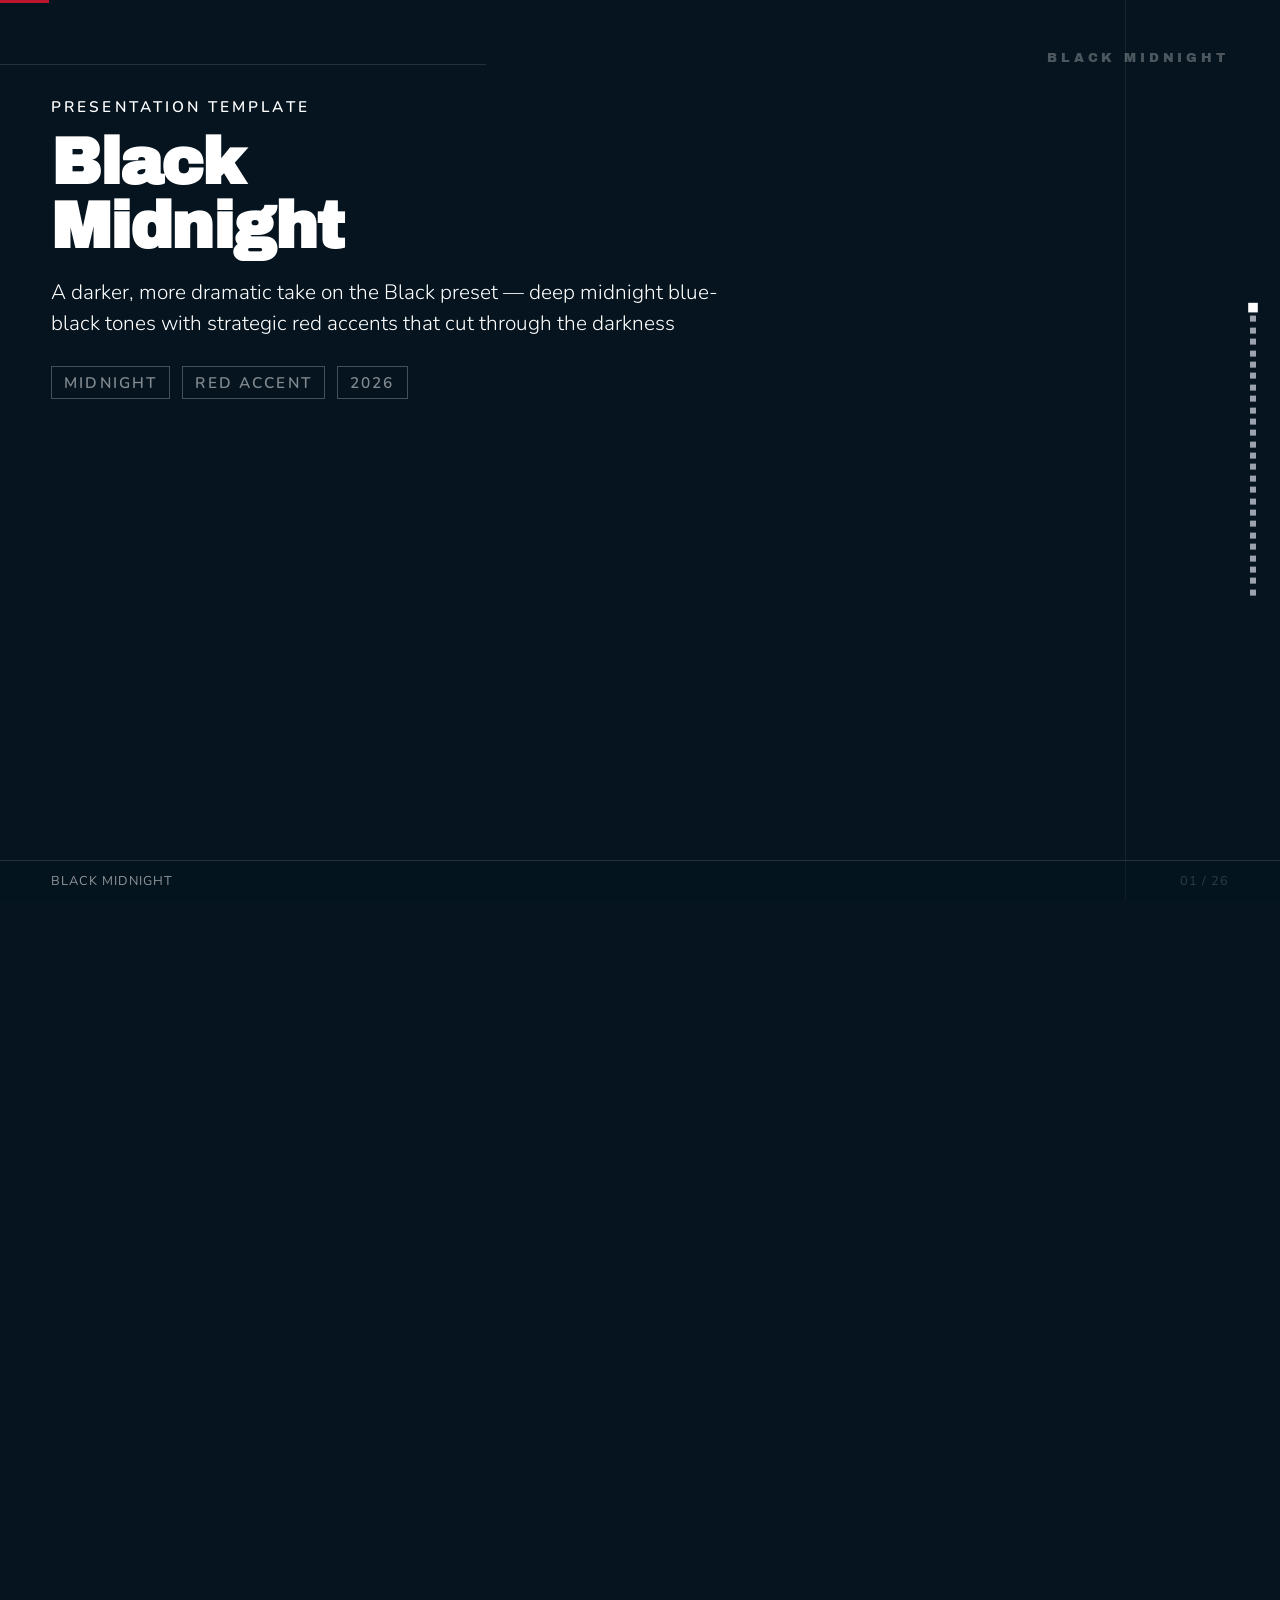
<file: style-samples/04-black-midnight.html>
<!DOCTYPE html>
<html lang="en">
<head>
    <meta charset="UTF-8">
    <meta name="viewport" content="width=device-width, initial-scale=1.0">
    <title>Black Midnight - All Layouts</title>

    <!-- Google Fonts: Archivo Black (display) + Nunito (body) -->
    <link rel="preconnect" href="https://fonts.googleapis.com">
    <link rel="preconnect" href="https://fonts.gstatic.com" crossorigin>
    <link href="https://fonts.googleapis.com/css2?family=Archivo+Black&family=Nunito:wght@300;400;600;700&display=swap" rel="stylesheet">

    <style>
        /* ===========================================
           VIEWPORT FITTING: MANDATORY BASE STYLES
           =========================================== */
        html, body {
            height: 100%;
            overflow-x: hidden;
        }
        html {
            scroll-snap-type: y mandatory;
            scroll-behavior: smooth;
        }
        .slide {
            width: 100vw;
            height: 100vh;
            height: 100dvh;
            overflow: hidden;
            scroll-snap-align: start;
            display: flex;
            flex-direction: column;
            position: relative;
        }
        .slide-content {
            flex: 1;
            display: flex;
            flex-direction: column;
            justify-content: flex-start;
            max-height: 100%;
            overflow: hidden;
            padding: var(--slide-padding);
        }
        :root {
            --title-size: clamp(1.5rem, 5vw, 4rem);
            --h2-size: clamp(1.25rem, 3.5vw, 2.5rem);
            --h3-size: clamp(1rem, 2.5vw, 1.75rem);
            --body-size: clamp(0.875rem, 1.5vw, 1.5rem);
            --small-size: clamp(0.75rem, 1.2vw, 1.125rem);
            --slide-padding: clamp(1rem, 4vw, 4rem);
            --content-gap: clamp(0.5rem, 2vw, 2rem);
            --element-gap: clamp(0.25rem, 1vw, 1rem);
        }
        .card, .container, .content-box {
            max-width: min(90vw, 1000px);
            max-height: min(80vh, 700px);
        }
        .feature-list, .bullet-list { gap: clamp(0.4rem, 1vh, 1rem); }
        .feature-list li, .bullet-list li { font-size: var(--body-size); line-height: 1.4; }
        .grid {
            display: grid;
            grid-template-columns: repeat(auto-fit, minmax(min(100%, 250px), 1fr));
            gap: clamp(0.5rem, 1.5vw, 1rem);
        }
        img, .image-container {
            max-width: 100%;
            max-height: min(50vh, 400px);
            object-fit: contain;
        }

        @media (max-height: 700px) {
            :root {
                --slide-padding: clamp(0.75rem, 3vw, 2rem);
                --content-gap: clamp(0.4rem, 1.5vw, 1rem);
                --title-size: clamp(1.25rem, 4.5vw, 2.5rem);
                --h2-size: clamp(1rem, 3vw, 1.75rem);
            }
        }
        @media (max-height: 600px) {
            :root {
                --slide-padding: clamp(0.5rem, 2.5vw, 1.5rem);
                --content-gap: clamp(0.3rem, 1vw, 0.75rem);
                --title-size: clamp(1.1rem, 4vw, 2rem);
                --body-size: clamp(0.8rem, 1.3vw, 1.125rem);
            }
            .nav-dots, .keyboard-hint, .decorative { display: none; }
        }
        @media (max-height: 500px) {
            :root {
                --slide-padding: clamp(1rem, 2vw, 1rem);
                --title-size: clamp(1rem, 3.5vw, 1.5rem);
                --h2-size: clamp(0.9rem, 2.5vw, 1.25rem);
                --body-size: clamp(0.75rem, 1.1vw, 1rem);
            }
        }
        @media (max-width: 600px) {
            :root {
                --title-size: clamp(1.25rem, 7vw, 2.5rem);
            }
            .grid { grid-template-columns: 1fr; }
        }
        @media (prefers-reduced-motion: reduce) {
            *, *::before, *::after {
                animation-duration: 0.01ms !important;
                transition-duration: 0.2s !important;
            }
            html { scroll-behavior: auto; }
            .donut-segment, .progress-fill {
                transition: none !important;
                stroke-dashoffset: var(--target-offset, 0) !important;
            }
            .bar-fill { transition: none !important; width: var(--bar-width) !important; }
            .funnel-stage { transition: none !important; opacity: 1 !important; transform: none !important; }
            .cycle-step, .cycle-arrow { transition: none !important; opacity: 1 !important; transform: none !important; stroke-dashoffset: 0 !important; }
            .converge-input, .converge-output, .converge-path { transition: none !important; opacity: 1 !important; transform: none !important; stroke-dashoffset: 0 !important; }
            .roadmap-road, .roadmap-centerline { transition: none !important; stroke-dashoffset: 0 !important; }
            .roadmap-milestone { transition: none !important; opacity: 1 !important; transform: none !important; }
            .gantt-bar { transition: none !important; transform: scaleX(1) !important; }
            .zone { transition: none !important; opacity: 1 !important; transform: none !important; }
        }

        /* ===========================================
           BLACK MIDNIGHT: THEME
           Dark-first, alternating light/dark slides
           Deep midnight blue-black with strategic red accent
           =========================================== */
        * { margin: 0; padding: 0; box-sizing: border-box; }

        :root {
            --black: #05141F;
            --white: #FFFFFF;
            --gray-light: #f0f0f0;
            --gray-mid: #9ca3af;
            --gray-dark: #4b5563;
            --accent: #BB162B;
            --text-primary: var(--white);
            --text-secondary: rgba(255, 255, 255, 0.55);
            --bg-primary: var(--black);
            --border-color: rgba(255, 255, 255, 0.1);

            --font-display: 'Archivo Black', sans-serif;
            --font-body: 'Nunito', sans-serif;

            --ease-out-expo: cubic-bezier(0.16, 1, 0.3, 1);
            --dur: 0.55s;
            --label-size: clamp(0.6rem, 1vw, 0.8rem);
            --subtitle-size: clamp(0.85rem, 1.8vw, 1.3rem);
            --code-size: clamp(0.65rem, 1.2vw, 0.95rem);

            /* Chart palette */
            --chart-1: #BB162B;
            --chart-2: #3b82f6;
            --chart-3: #10b981;
            --chart-4: #f59e0b;
            --chart-5: #8b5cf6;
            --chart-6: #64748b;
            --chart-track: rgba(128, 128, 128, 0.15);
        }

        body {
            font-family: var(--font-body);
            background: var(--black);
            color: var(--white);
            -webkit-font-smoothing: antialiased;
        }

        /* ===========================================
           GRID BACKGROUNDS
           =========================================== */
        .grid-bg-dark {
            background-color: var(--black);
            background-image:
                linear-gradient(rgba(255,255,255,0.04) 1px, transparent 1px),
                linear-gradient(90deg, rgba(255,255,255,0.04) 1px, transparent 1px);
            background-size: clamp(40px, 5vw, 64px) clamp(40px, 5vw, 64px);
        }
        .grid-bg-light {
            background-color: var(--white);
            background-image:
                linear-gradient(rgba(5,20,31,0.04) 1px, transparent 1px),
                linear-gradient(90deg, rgba(5,20,31,0.04) 1px, transparent 1px);
            background-size: clamp(40px, 5vw, 64px) clamp(40px, 5vw, 64px);
        }

        /* Dark and light slide variants */
        .slide--dark { background: var(--black); color: var(--white); }
        .slide--light { background: var(--white); color: var(--black); }

        /* ===========================================
           REVEAL ANIMATIONS
           =========================================== */
        .reveal {
            opacity: 0;
            transform: translateY(18px);
            transition: opacity var(--dur) var(--ease-out-expo),
                        transform var(--dur) var(--ease-out-expo);
        }
        .slide.visible .reveal {
            opacity: 1;
            transform: translateY(0);
        }
        .slide.visible .reveal:nth-child(1) { transition-delay: 0.05s; }
        .slide.visible .reveal:nth-child(2) { transition-delay: 0.13s; }
        .slide.visible .reveal:nth-child(3) { transition-delay: 0.21s; }
        .slide.visible .reveal:nth-child(4) { transition-delay: 0.29s; }
        .slide.visible .reveal:nth-child(5) { transition-delay: 0.37s; }
        .slide.visible .reveal:nth-child(6) { transition-delay: 0.45s; }

        /* ===========================================
           SLIDE HEADER — top border + title
           =========================================== */
        .slide-header {
            border-top: 3px solid currentColor;
            padding-top: clamp(0.4rem, 1vh, 0.75rem);
            margin-bottom: clamp(0.75rem, 2vh, 1.25rem);
        }
        .slide--light .slide-header {
            border-top-color: var(--black);
        }
        .slide-header h2 {
            font-family: var(--font-display);
            font-size: var(--h2-size);
            line-height: 1.1;
        }
        .slide-header .slide-subtitle {
            font-family: var(--font-body);
            font-size: clamp(0.75rem, 1.3vw, 1.1rem);
            font-weight: 300;
            color: rgba(0, 0, 0, 0.45);
            line-height: 1.4;
            margin-top: clamp(0.2rem, 0.5vh, 0.4rem);
            display: -webkit-box;
            -webkit-line-clamp: 2;
            -webkit-box-orient: vertical;
            overflow: hidden;
        }
        .slide--dark .slide-header .slide-subtitle {
            color: rgba(255, 255, 255, 0.4);
        }

        /* Section title — top-right */
        .section-title {
            position: absolute;
            top: clamp(0.4rem, 1.2vw, 0.75rem); /* Sits ABOVE slide-header border — do NOT use var(--slide-padding) */
            right: var(--slide-padding);
            font-family: var(--font-body);
            font-size: var(--label-size);
            letter-spacing: 0.2em;
            text-transform: uppercase;
            color: rgba(255, 255, 255, 0.3);
            opacity: 0;
            transition: opacity 0.3s ease 0.15s;
        }
        .slide.visible .section-title { opacity: 1; }
        .slide--light .section-title { color: rgba(0, 0, 0, 0.3); }

        /* Slide number — bottom footer */
        .slide-num-label {
            font-size: var(--label-size);
            opacity: 0.3;
            letter-spacing: 0.15em;
            font-family: var(--font-display);
        }

        /* ===========================================
           BOTTOM RULE — footer bar
           =========================================== */
        .bottom-rule {
            position: absolute;
            bottom: 0;
            left: 0;
            right: 0;
            height: clamp(32px, 5vh, 40px);
            display: flex;
            align-items: center;
            justify-content: space-between;
            padding: 0 var(--slide-padding);
            border-top: 1px solid rgba(255, 255, 255, 0.12);
            background: rgba(5, 20, 31, 0.35);
            opacity: 0;
            transition: opacity 0.3s ease 0.25s;
        }
        .slide.visible .bottom-rule { opacity: 1; }
        .bottom-rule span {
            font-family: var(--font-body);
            font-size: var(--label-size);
            letter-spacing: 0.08em;
            text-transform: uppercase;
            color: rgba(255, 255, 255, 0.55);
        }
        /* Light slide footer */
        .slide--light .bottom-rule {
            border-top-color: rgba(5, 20, 31, 0.12);
            background: rgba(255, 255, 255, 0.8);
        }
        .slide--light .bottom-rule span { color: rgba(5, 20, 31, 0.5); }

        /* ===========================================
           CALLOUT — left-bordered quote block
           =========================================== */
        .callout {
            border-left: 4px solid currentColor;
            padding: clamp(0.5rem, 1.2vw, 0.75rem) clamp(0.75rem, 1.5vw, 1rem);
            margin-top: clamp(0.5rem, 1.5vh, 1rem);
            opacity: 0.85;
        }
        .callout p {
            font-size: var(--body-size);
            font-style: italic;
            line-height: 1.5;
        }
        .callout--faint { border-left-color: rgba(255, 255, 255, 0.35); }
        .slide--dark .callout { border-left-color: var(--accent); }

        /* ===========================================
           1. TITLE SLIDE — dark, dramatic
           =========================================== */
        .slide.title-slide {
            background: var(--black);
            color: var(--white);
        }

        .title-slide .slide-content {
            justify-content: flex-start;
            padding-top: clamp(4rem, 12vh, 6rem);
        }

        .title-overline {
            font-size: var(--small-size);
            font-weight: 600;
            letter-spacing: 0.2em;
            text-transform: uppercase;
            opacity: 0.45;
            margin-bottom: clamp(0.5rem, 1.5vh, 1.25rem);
        }

        .title-slide h1 {
            font-family: var(--font-display);
            font-size: var(--title-size);
            line-height: 1.0;
            letter-spacing: -0.02em;
            margin-bottom: clamp(0.75rem, 2vh, 1.5rem);
        }

        .title-sub {
            font-size: var(--subtitle-size);
            opacity: 0.55;
            font-weight: 300;
            max-width: 58%;
            line-height: 1.5;
        }

        .title-tags {
            display: flex;
            gap: clamp(0.5rem, 1vw, 0.75rem);
            margin-top: clamp(1rem, 3vh, 2rem);
            flex-wrap: wrap;
        }
        .title-tag {
            font-size: var(--small-size);
            font-weight: 600;
            letter-spacing: 0.14em;
            text-transform: uppercase;
            padding: clamp(3px, 0.5vw, 5px) clamp(8px, 1vw, 12px);
            border: 1px solid rgba(255, 255, 255, 0.25);
            color: rgba(255, 255, 255, 0.5);
        }

        /* Title decorative lines */
        .title-vline {
            position: absolute;
            top: 0;
            right: clamp(6rem, 12vw, 10rem);
            width: 1px;
            height: 100%;
            background: rgba(255, 255, 255, 0.07);
        }
        .title-hline {
            position: absolute;
            top: clamp(2.5rem, 8vh, 4rem);
            left: 0;
            width: 38%;
            height: 1px;
            background: rgba(255, 255, 255, 0.12);
        }
        .title-year {
            position: absolute;
            top: var(--slide-padding);
            right: var(--slide-padding);
            font-family: var(--font-display);
            font-size: var(--label-size);
            letter-spacing: 0.3em;
            opacity: 0.28;
        }

        /* ===========================================
           2. CONTENT SLIDE — light variant with table
           =========================================== */
        .slide.content-slide {
            background: var(--white);
            color: var(--black);
        }

        .content-slide .slide-content {
            gap: var(--content-gap);
            padding-top: clamp(2rem, 4vh, 3rem);
            padding-bottom: clamp(2.5rem, 5vh, 3.5rem);
        }

        /* Feature table — two-column key/value rows */
        .ftable {
            display: flex;
            flex-direction: column;
        }
        .frow {
            display: grid;
            gap: clamp(0.5rem, 1.5vw, 1rem);
            padding: clamp(0.4rem, 1vh, 0.6rem) clamp(0.5rem, 1.2vw, 0.9rem);
            border-bottom: 1px solid var(--gray-light);
            align-items: start;
        }
        .slide--dark .frow { border-bottom-color: rgba(255, 255, 255, 0.1); }
        .frow:last-child { border-bottom: none; }
        .frow.two { grid-template-columns: 1fr 2fr; }
        .frow.hdr { border-bottom: 2px solid currentColor; padding-bottom: clamp(3px, 0.5vh, 6px); }
        .fkey {
            font-family: var(--font-display);
            font-size: var(--body-size);
            line-height: 1.35;
        }
        .fval {
            font-size: var(--body-size);
            line-height: 1.5;
            opacity: 0.8;
        }
        .fhdr {
            font-size: var(--small-size);
            font-weight: 700;
            letter-spacing: 0.15em;
            text-transform: uppercase;
            opacity: 0.4;
        }

        /* ===========================================
           3. FEATURE GRID SLIDE — 2-column property grid
           =========================================== */
        .slide.grid-slide {
        }

        .grid-slide .slide-content {
            gap: var(--content-gap);
            padding-top: clamp(2rem, 4vh, 3rem);
            padding-bottom: clamp(2.5rem, 5vh, 3.5rem);
        }

        .prop-grid {
            display: grid;
            grid-template-columns: 1fr 1fr;
            gap: clamp(0.4rem, 1vh, 0.65rem);
            margin-bottom: clamp(0.5rem, 1.5vh, 1rem);
        }
        .prop-item {
            padding: clamp(0.6rem, 1.5vh, 1rem) clamp(0.75rem, 1.5vw, 1rem);
            border: 1px solid var(--gray-light);
        }
        .slide--dark .prop-item { border-color: rgba(255, 255, 255, 0.1); }
        .prop-item.full { grid-column: 1 / -1; }
        .prop-name {
            font-family: var(--font-display);
            font-size: var(--body-size);
            margin-bottom: clamp(2px, 0.3vh, 4px);
        }
        .prop-desc {
            font-size: var(--small-size);
            opacity: 0.62;
            line-height: 1.4;
        }

        @media (max-width: 600px) {
            .prop-grid { grid-template-columns: 1fr; }
        }

        /* ===========================================
           4. CODE SLIDE — dark with bordered container
           =========================================== */
        .slide.code-slide {
            background: var(--black);
            color: var(--white);
        }

        .code-slide .slide-content {
            gap: var(--content-gap);
            padding-top: clamp(2rem, 4vh, 3rem);
            padding-bottom: clamp(2.5rem, 5vh, 3.5rem);
        }

        .code-container {
            border: 1px solid rgba(255, 255, 255, 0.15);
            background: rgba(255, 255, 255, 0.03);
        }

        .code-tab-bar {
            display: flex;
            border-bottom: 1px solid rgba(255, 255, 255, 0.15);
        }

        .code-tab {
            padding: clamp(0.3rem, 0.8vw, 0.6rem) clamp(0.75rem, 2vw, 1.5rem);
            font-family: var(--font-display);
            font-size: var(--small-size);
            letter-spacing: 0.1em;
            text-transform: uppercase;
            border-right: 1px solid rgba(255, 255, 255, 0.1);
            color: rgba(255, 255, 255, 0.45);
        }
        .code-tab.active {
            background: rgba(255, 255, 255, 0.08);
            color: var(--white);
        }

        .code-container pre {
            padding: clamp(0.75rem, 2vw, 1.5rem);
            font-family: 'SF Mono', 'Fira Code', 'Courier New', monospace;
            font-size: var(--code-size);
            line-height: 1.7;
            overflow-x: auto;
            color: rgba(255, 255, 255, 0.85);
        }

        .code-container .kw { color: #f87171; font-weight: 600; }
        .code-container .str { color: #86efac; }
        .code-container .fn { color: #93c5fd; }
        .code-container .cm { color: rgba(255,255,255,0.3); font-style: italic; }
        .code-container .num { color: #fbbf24; }

        /* ===========================================
           5. QUOTE SLIDE — dark, centered
           =========================================== */
        .slide.quote-slide {
            background: var(--black);
            color: var(--white);
        }

        .quote-slide .slide-content {
            justify-content: center;
            padding-left: clamp(3rem, 10vw, 10rem);
            padding-right: clamp(3rem, 10vw, 10rem);
        }

        .quote-slide blockquote {
            font-family: var(--font-display);
            font-size: clamp(1.25rem, 3.5vw, 2.75rem);
            line-height: 1.2;
            letter-spacing: -0.02em;
            max-width: 20ch;
        }

        .quote-slide .attribution {
            font-family: var(--font-body);
            font-size: var(--body-size);
            color: rgba(255, 255, 255, 0.35);
            margin-top: clamp(1rem, 2.5vw, 2rem);
            letter-spacing: 0.1em;
            text-transform: uppercase;
        }

        /* Quote decorative line */
        .quote-vline {
            position: absolute;
            top: 0;
            right: clamp(5rem, 15vw, 12rem);
            width: 1px;
            height: 100%;
            background: rgba(255, 255, 255, 0.06);
        }

        /* ===========================================
           6. IMAGE SLIDE — light variant
           =========================================== */
        .slide.image-slide {
            background: var(--white);
            color: var(--black);
        }

        .image-slide .slide-content {
            display: grid;
            grid-template-columns: 1fr 1fr;
            gap: clamp(2rem, 5vw, 5rem);
            align-items: start;
            padding-top: clamp(2rem, 4vh, 3rem);
            padding-bottom: clamp(2.5rem, 5vh, 3.5rem);
        }

        .image-slide .image-desc {
            font-size: var(--body-size);
            color: var(--gray-dark);
            line-height: 1.6;
            margin-top: clamp(0.5rem, 1.5vw, 1rem);
        }

        .image-placeholder {
            aspect-ratio: 4/3;
            max-height: min(50vh, 400px);
            border: 1px solid var(--gray-mid);
            display: flex;
            flex-direction: column;
            align-items: center;
            justify-content: center;
            gap: clamp(0.3rem, 1vw, 0.75rem);
        }

        .image-placeholder .ph-icon {
            font-size: clamp(2rem, 4vw, 3.5rem);
            color: var(--gray-mid);
        }
        .image-placeholder .ph-text {
            font-size: var(--small-size);
            color: var(--gray-dark);
            letter-spacing: 0.15em;
            text-transform: uppercase;
        }

        @media (max-width: 600px) {
            .image-slide .slide-content {
                grid-template-columns: 1fr;
                gap: var(--content-gap);
            }
        }

        /* ===========================================
           STEP LIST — numbered steps (dark slides)
           =========================================== */
        .step-list {
            display: flex;
            flex-direction: column;
            gap: clamp(0.3rem, 0.8vh, 0.5rem);
        }
        .step-item {
            display: flex;
            align-items: flex-start;
            gap: clamp(0.5rem, 1.5vw, 1rem);
            padding: clamp(0.4rem, 1vh, 0.65rem) clamp(0.5rem, 1.2vw, 0.9rem);
            border: 1px solid rgba(255, 255, 255, 0.1);
        }
        .slide--light .step-item { border-color: var(--gray-light); }
        .step-num {
            font-family: var(--font-display);
            font-size: clamp(1.25rem, 2.5vw, 1.75rem);
            opacity: 0.2;
            line-height: 1;
            flex-shrink: 0;
            min-width: clamp(24px, 3vw, 32px);
        }
        .step-text {
            font-size: var(--body-size);
            line-height: 1.5;
        }

        /* ===========================================
           NAV DOTS
           =========================================== */
        .nav-dots {
            position: fixed;
            right: clamp(0.75rem, 2vw, 1.5rem);
            top: 50%;
            transform: translateY(-50%);
            display: flex;
            flex-direction: column;
            gap: clamp(5px, 0.6vh, 7px);
            z-index: 100;
        }
        .nav-dot {
            width: clamp(5px, 0.6vw, 6px);
            height: clamp(5px, 0.6vw, 6px);
            background: var(--gray-mid);
            border: none;
            cursor: pointer;
            transition: all 0.25s;
            padding: 0;
        }
        .nav-dot.active {
            background: var(--white);
            transform: scale(1.6);
        }
        .dots-light .nav-dot { background: rgba(0, 0, 0, 0.2); }
        .dots-light .nav-dot.active { background: var(--black); }

        .progress-bar {
            position: fixed;
            top: 0;
            left: 0;
            height: 3px;
            background: var(--accent);
            z-index: 100;
            transition: width 0.3s ease;
        }

        /* ===========================================
           7. SECTION DIVIDER — dark, dramatic
           =========================================== */
        .slide.section-divider {
            background: var(--black);
            color: var(--white);
        }
        .section-divider .slide-content {
            justify-content: center;
            align-items: flex-start;
            padding-left: clamp(3rem, 8vw, 8rem);
        }
        .section-divider .divider-number {
            font-family: var(--font-display);
            font-size: clamp(5rem, 15vw, 14rem);
            line-height: 1;
            color: rgba(255, 255, 255, 0.06);
            position: absolute;
            right: clamp(2rem, 6vw, 6rem);
            top: 50%;
            transform: translateY(-50%);
            user-select: none;
        }
        .section-divider .divider-title {
            font-family: var(--font-display);
            font-size: clamp(1.75rem, 5vw, 4rem);
            line-height: 1.1;
            letter-spacing: -0.02em;
            position: relative;
            z-index: 1;
        }
        .section-divider .divider-subtitle {
            font-family: var(--font-body);
            font-size: var(--subtitle-size);
            font-weight: 300;
            color: rgba(255, 255, 255, 0.4);
            margin-top: clamp(0.5rem, 1.5vh, 1rem);
            max-width: 50%;
            line-height: 1.5;
            position: relative;
            z-index: 1;
        }

        /* ===========================================
           8. AGENDA / TOC — light
           =========================================== */
        .slide.agenda-slide {
            background: var(--white);
            color: var(--black);
        }
        .agenda-slide .slide-content {
            gap: var(--content-gap);
            padding-top: clamp(2rem, 4vh, 3rem);
            padding-bottom: clamp(2.5rem, 5vh, 3.5rem);
        }
        .agenda-list {
            display: flex;
            flex-direction: column;
            gap: clamp(0.3rem, 0.7vh, 0.5rem);
        }
        .agenda-item {
            display: flex;
            align-items: center;
            gap: clamp(0.75rem, 2vw, 1.25rem);
            padding: clamp(0.6rem, 1.2vh, 0.85rem) clamp(0.75rem, 1.5vw, 1rem);
            border: 1px solid var(--gray-light);
            transition: background 0.25s, color 0.25s;
        }
        .agenda-item.active {
            background: var(--accent);
            color: var(--white);
            border-color: var(--accent);
        }
        .agenda-num {
            font-family: var(--font-display);
            font-size: var(--h3-size);
            opacity: 0.2;
            flex-shrink: 0;
            min-width: clamp(28px, 3vw, 36px);
        }
        .agenda-item.active .agenda-num { opacity: 0.5; }
        .agenda-label {
            font-family: var(--font-display);
            font-size: var(--body-size);
        }
        .agenda-desc {
            font-size: var(--small-size);
            opacity: 0.55;
            margin-left: auto;
            text-align: right;
            max-width: 40%;
            line-height: 1.4;
        }
        .agenda-item.active .agenda-desc { opacity: 0.6; }

        /* ===========================================
           9. TIMELINE / ROADMAP — light
           =========================================== */
        .slide.timeline-slide {
            background: var(--white);
            color: var(--black);
        }
        .timeline-slide .slide-content {
            gap: var(--content-gap);
            padding-top: clamp(2rem, 4vh, 3rem);
            padding-bottom: clamp(2.5rem, 5vh, 3.5rem);
        }
        .timeline-track {
            display: flex;
            align-items: flex-start;
            gap: 0;
            position: relative;
            margin-top: clamp(1rem, 3vh, 2rem);
        }
        .timeline-track::before {
            content: '';
            position: absolute;
            top: clamp(10px, 1.5vw, 14px);
            left: clamp(10px, 1.5vw, 14px);
            right: clamp(10px, 1.5vw, 14px);
            height: 2px;
            background: var(--gray-light);
        }
        .timeline-item {
            flex: 1;
            display: flex;
            flex-direction: column;
            align-items: center;
            text-align: center;
            position: relative;
            padding: 0 clamp(0.25rem, 0.5vw, 0.5rem);
        }
        .timeline-dot {
            width: clamp(10px, 1.5vw, 14px);
            height: clamp(10px, 1.5vw, 14px);
            border: 2px solid var(--gray-mid);
            background: var(--white);
            flex-shrink: 0;
            position: relative;
            z-index: 1;
        }
        .timeline-item.active .timeline-dot {
            background: var(--accent);
            border-color: var(--accent);
        }
        .timeline-date {
            font-family: var(--font-display);
            font-size: var(--label-size);
            letter-spacing: 0.15em;
            text-transform: uppercase;
            margin-top: clamp(0.5rem, 1vh, 0.75rem);
            opacity: 0.45;
        }
        .timeline-title {
            font-family: var(--font-display);
            font-size: var(--body-size);
            margin-top: clamp(0.3rem, 0.6vh, 0.5rem);
        }
        .timeline-desc {
            font-size: var(--small-size);
            opacity: 0.55;
            line-height: 1.4;
            margin-top: clamp(0.2rem, 0.4vh, 0.35rem);
        }
        .timeline-item.active .timeline-date { opacity: 0.7; }
        .timeline-item.active .timeline-title { color: var(--accent); }

        @media (max-width: 600px) {
            .timeline-track { flex-direction: column; gap: clamp(0.5rem, 1vh, 0.75rem); }
            .timeline-track::before { display: none; }
            .timeline-item { flex-direction: row; text-align: left; gap: clamp(0.5rem, 1vw, 0.75rem); }
        }

        /* ===========================================
           10. COMPARISON — light, two columns
           =========================================== */
        .slide.comparison-slide {
            background: var(--white);
            color: var(--black);
        }
        .comparison-slide .slide-content {
            gap: var(--content-gap);
            padding-top: clamp(2rem, 4vh, 3rem);
            padding-bottom: clamp(2.5rem, 5vh, 3.5rem);
        }
        .comparison-grid {
            display: grid;
            grid-template-columns: 1fr 1fr;
            gap: clamp(1rem, 2.5vw, 2rem);
        }
        .comparison-col {}
        .comparison-col-header {
            font-family: var(--font-display);
            font-size: var(--body-size);
            padding: clamp(0.5rem, 1vh, 0.75rem) clamp(0.75rem, 1.5vw, 1rem);
            margin-bottom: clamp(0.4rem, 0.8vh, 0.6rem);
        }
        .comparison-col:first-child .comparison-col-header {
            background: var(--black);
            color: var(--white);
        }
        .comparison-col:last-child .comparison-col-header {
            border: 1px solid var(--black);
        }
        .comparison-list {
            list-style: none;
            display: flex;
            flex-direction: column;
            gap: clamp(0.2rem, 0.5vh, 0.35rem);
        }
        .comparison-list li {
            font-size: var(--body-size);
            line-height: 1.5;
            padding: clamp(0.35rem, 0.8vh, 0.5rem) clamp(0.75rem, 1.5vw, 1rem);
            border-bottom: 1px solid var(--gray-light);
        }
        .comparison-list li:last-child { border-bottom: none; }

        @media (max-width: 600px) {
            .comparison-grid { grid-template-columns: 1fr; }
        }

        /* ===========================================
           11. TABLE / MATRIX — light
           =========================================== */
        .slide.table-slide {
            background: var(--white);
            color: var(--black);
        }
        .table-slide .slide-content {
            gap: var(--content-gap);
            padding-top: clamp(2rem, 4vh, 3rem);
            padding-bottom: clamp(2.5rem, 5vh, 3.5rem);
        }
        .data-table {
            width: 100%;
            border-collapse: collapse;
        }
        .data-table th,
        .data-table td {
            padding: clamp(0.4rem, 0.8vh, 0.6rem) clamp(0.5rem, 1.2vw, 0.9rem);
            text-align: left;
            border: 1px solid var(--gray-light);
            font-size: var(--body-size);
            line-height: 1.4;
        }
        .data-table thead th {
            background: rgba(5, 20, 31, 0.06);
            font-family: var(--font-display);
            font-weight: normal;
        }
        .data-table tbody td:first-child {
            background: rgba(5, 20, 31, 0.04);
            font-family: var(--font-display);
            font-weight: normal;
        }
        /* Dark variant overrides */
        .slide--dark .data-table th,
        .slide--dark .data-table td {
            border-color: rgba(255, 255, 255, 0.1);
        }
        .slide--dark .data-table thead th {
            background: rgba(255, 255, 255, 0.08);
        }
        .slide--dark .data-table tbody td:first-child {
            background: rgba(255, 255, 255, 0.05);
        }

        /* ===========================================
           12. STAT HIGHLIGHT — dark, dramatic
           =========================================== */
        .slide.stat-slide {
            background: var(--black);
            color: var(--white);
        }
        .stat-slide .slide-content {
            justify-content: center;
            align-items: center;
        }
        .stat-row {
            display: flex;
            gap: clamp(2rem, 6vw, 6rem);
            align-items: flex-end;
            justify-content: center;
        }
        .stat-item {
            display: flex;
            flex-direction: column;
            align-items: center;
            text-align: center;
        }
        .stat-number {
            font-family: var(--font-display);
            font-size: clamp(2.5rem, 8vw, 5rem);
            line-height: 1;
            letter-spacing: -0.03em;
            color: var(--accent);
        }
        .stat-label {
            font-family: var(--font-body);
            font-size: var(--small-size);
            font-weight: 300;
            color: rgba(255, 255, 255, 0.4);
            margin-top: clamp(0.3rem, 0.8vh, 0.6rem);
            letter-spacing: 0.12em;
            text-transform: uppercase;
        }
        .stat-context {
            font-family: var(--font-body);
            font-size: var(--small-size);
            color: rgba(255, 255, 255, 0.3);
            margin-top: clamp(1.5rem, 3vh, 2.5rem);
            text-align: center;
            line-height: 1.5;
        }

        @media (max-width: 600px) {
            .stat-row { flex-direction: column; align-items: center; gap: clamp(1.5rem, 4vh, 2.5rem); }
        }

        /* ===========================================
           13. PROCESS / FLOW — light
           =========================================== */
        .slide.process-slide {
            background: var(--white);
            color: var(--black);
        }
        .process-slide .slide-content {
            gap: var(--content-gap);
            padding-top: clamp(2rem, 4vh, 3rem);
            padding-bottom: clamp(2.5rem, 5vh, 3.5rem);
        }
        .process-track {
            display: flex;
            align-items: stretch;
            gap: 0;
            margin-top: clamp(0.5rem, 1.5vh, 1rem);
        }
        .process-step {
            flex: 1;
            display: flex;
            flex-direction: column;
            padding: clamp(0.6rem, 1.2vh, 0.9rem) clamp(0.6rem, 1.2vw, 0.9rem);
            border: 1px solid var(--gray-light);
            position: relative;
        }
        .process-step + .process-step { border-left: none; }
        .process-step.active {
            background: var(--accent);
            color: var(--white);
            border-color: var(--accent);
        }
        .process-arrow {
            display: flex;
            align-items: center;
            justify-content: center;
            font-size: clamp(1rem, 2vw, 1.5rem);
            color: var(--gray-mid);
            flex-shrink: 0;
            width: clamp(1.5rem, 3vw, 2.5rem);
        }
        .process-step-num {
            font-family: var(--font-display);
            font-size: var(--label-size);
            opacity: 0.25;
            letter-spacing: 0.15em;
            margin-bottom: clamp(0.2rem, 0.4vh, 0.35rem);
        }
        .process-step.active .process-step-num { opacity: 0.5; }
        .process-step-title {
            font-family: var(--font-display);
            font-size: var(--body-size);
            margin-bottom: clamp(0.15rem, 0.3vh, 0.25rem);
        }
        .process-step-desc {
            font-size: var(--small-size);
            opacity: 0.55;
            line-height: 1.4;
        }
        .process-step.active .process-step-desc { opacity: 0.65; }

        @media (max-width: 600px) {
            .process-track { flex-direction: column; }
            .process-step + .process-step { border-left: 1px solid var(--gray-light); border-top: none; }
            .process-arrow { transform: rotate(90deg); width: auto; height: clamp(1.5rem, 3vw, 2rem); }
        }

        /* ===========================================
           CHART: DONUT
           =========================================== */
        .donut-chart {
            display: flex;
            align-items: center;
            gap: clamp(1.5rem, 3vw, 3rem);
        }
        .donut-svg { flex: 0 0 auto; max-width: min(50%, 280px); }
        .donut-svg svg { width: 100%; height: auto; transform: rotate(-90deg); }
        .donut-segment {
            transition: stroke-dashoffset 1s var(--ease-out-expo);
            stroke-dashoffset: 502.65;
        }
        .slide.visible .donut-segment { stroke-dashoffset: var(--target-offset, 0); }
        .donut-segment:nth-child(2) { transition-delay: 0.15s; }
        .donut-segment:nth-child(3) { transition-delay: 0.3s; }
        .donut-segment:nth-child(4) { transition-delay: 0.45s; }
        .donut-segment:nth-child(5) { transition-delay: 0.6s; }
        .donut-segment:nth-child(6) { transition-delay: 0.75s; }
        .donut-center {
            font-family: var(--font-display);
            font-size: 2rem;
            font-weight: 800;
            fill: var(--text-primary);
            transform: rotate(90deg);
            transform-origin: center;
        }
        .slide--light .donut-center { fill: var(--black); }
        .donut-legend {
            display: flex;
            flex-direction: column;
            gap: clamp(0.5rem, 1vw, 1rem);
        }
        .donut-legend-item {
            display: flex;
            align-items: center;
            gap: clamp(0.5rem, 1vw, 0.75rem);
            font-size: var(--body-size);
        }
        .donut-legend-item span:last-child {
            margin-left: auto;
            font-family: var(--font-display);
            font-weight: 800;
        }
        .donut-swatch {
            width: clamp(12px, 1.5vw, 18px);
            height: clamp(12px, 1.5vw, 18px);
            border-radius: 2px;
            flex-shrink: 0;
        }
        @media (max-width: 600px) {
            .donut-chart { flex-direction: column; }
            .donut-svg { max-width: min(60%, 200px); }
        }

        /* ===========================================
           CHART: BAR
           =========================================== */
        .bar-chart {
            display: flex;
            flex-direction: column;
            gap: clamp(0.5rem, 1.2vw, 1rem);
            width: 100%;
        }
        .bar-row {
            display: flex;
            align-items: center;
            gap: clamp(0.5rem, 1vw, 1rem);
        }
        .bar-label {
            flex: 0 0 clamp(80px, 15vw, 160px);
            font-size: var(--body-size);
            text-align: right;
            white-space: nowrap;
            overflow: hidden;
            text-overflow: ellipsis;
        }
        .bar-track {
            flex: 1;
            height: clamp(20px, 3vw, 36px);
            background: var(--chart-track);
            border-radius: 2px;
            overflow: hidden;
        }
        .bar-fill {
            height: 100%;
            width: 0;
            background: var(--chart-1);
            border-radius: 2px;
            transition: width 0.8s var(--ease-out-expo);
        }
        .slide.visible .bar-fill { width: var(--bar-width); }
        .bar-row:nth-child(2) .bar-fill { transition-delay: 0.1s; }
        .bar-row:nth-child(3) .bar-fill { transition-delay: 0.2s; }
        .bar-row:nth-child(4) .bar-fill { transition-delay: 0.3s; }
        .bar-row:nth-child(5) .bar-fill { transition-delay: 0.4s; }
        .bar-row:nth-child(6) .bar-fill { transition-delay: 0.5s; }
        .bar-row:nth-child(7) .bar-fill { transition-delay: 0.6s; }
        .bar-row:nth-child(8) .bar-fill { transition-delay: 0.7s; }
        .bar-value {
            flex: 0 0 clamp(40px, 6vw, 70px);
            font-family: var(--font-display);
            font-weight: 800;
            font-size: var(--body-size);
        }

        /* ===========================================
           CHART: PROGRESS RINGS
           =========================================== */
        .progress-rings {
            display: flex;
            justify-content: center;
            gap: clamp(1.5rem, 4vw, 4rem);
            flex-wrap: wrap;
        }
        .progress-ring-item {
            display: flex;
            flex-direction: column;
            align-items: center;
            gap: clamp(0.5rem, 1vw, 1rem);
        }
        .progress-ring-svg {
            width: clamp(100px, 18vw, 180px);
            height: auto;
        }
        .progress-ring-svg svg {
            width: 100%;
            height: auto;
            transform: rotate(-90deg);
        }
        .progress-fill {
            transition: stroke-dashoffset 1.2s var(--ease-out-expo);
            stroke-dashoffset: 502.65;
        }
        .slide.visible .progress-fill { stroke-dashoffset: var(--target-offset, 0); }
        .progress-ring-item:nth-child(2) .progress-fill { transition-delay: 0.2s; }
        .progress-ring-item:nth-child(3) .progress-fill { transition-delay: 0.4s; }
        .progress-ring-item:nth-child(4) .progress-fill { transition-delay: 0.6s; }
        .progress-value {
            font-family: var(--font-display);
            font-size: 2.2rem;
            font-weight: 800;
            fill: var(--bg-primary);
            transform: rotate(90deg);
            transform-origin: center;
        }
        .progress-label {
            font-size: clamp(0.65rem, 1.2vw, 0.9rem);
            text-transform: uppercase;
            letter-spacing: 0.08em;
            opacity: 0.6;
            text-align: center;
        }
        /* Black Midnight progress overrides — dark slide */
        .chart-progress-slide .progress-value { fill: var(--white); }
        .chart-progress-slide .progress-label { color: var(--gray-mid); }

        /* ===========================================
           CHART: FUNNEL
           =========================================== */
        .funnel-chart {
            max-width: min(80%, 500px);
            margin: 0 auto;
        }
        .funnel-chart svg { width: 100%; height: auto; }
        .funnel-stage {
            opacity: 0;
            transform: translateY(20px);
            transition: opacity 0.6s var(--ease-out-expo),
                        transform 0.6s var(--ease-out-expo);
        }
        .slide.visible .funnel-stage {
            opacity: 1;
            transform: translateY(0);
        }
        .slide.visible .funnel-stage:nth-child(2) { transition-delay: 0.15s; }
        .slide.visible .funnel-stage:nth-child(3) { transition-delay: 0.3s; }
        .slide.visible .funnel-stage:nth-child(4) { transition-delay: 0.45s; }
        .slide.visible .funnel-stage:nth-child(5) { transition-delay: 0.6s; }
        .funnel-label {
            font-family: var(--font-display);
            font-size: clamp(0.6rem, 1.2vw, 0.85rem);
            font-weight: 800;
            fill: #ffffff;
            text-transform: uppercase;
            letter-spacing: 0.05em;
            paint-order: stroke;
            stroke: rgba(0, 0, 0, 0.4);
            stroke-width: 3px;
        }
        .funnel-value {
            font-family: var(--font-body);
            font-size: clamp(0.55rem, 1vw, 0.75rem);
            fill: rgba(255, 255, 255, 0.95);
            paint-order: stroke;
            stroke: rgba(0, 0, 0, 0.3);
            stroke-width: 2px;
        }

        /* ===========================================
           DIAGRAM: CIRCULAR PROCESS FLOW
           =========================================== */
        .cycle-chart { max-width: min(80%, 400px); margin: 0 auto; }
        .cycle-chart svg { width: 100%; height: auto; }
        .cycle-step {
            opacity: 0; transform: scale(0.5);
            transition: opacity 0.5s var(--ease-out-expo), transform 0.5s var(--ease-out-expo);
        }
        .slide.visible .cycle-step { opacity: 1; transform: scale(1); }
        .slide.visible .cycle-step:nth-child(2) { transition-delay: 0.1s; }
        .slide.visible .cycle-step:nth-child(3) { transition-delay: 0.2s; }
        .slide.visible .cycle-step:nth-child(4) { transition-delay: 0.3s; }
        .slide.visible .cycle-step:nth-child(5) { transition-delay: 0.4s; }
        .slide.visible .cycle-step:nth-child(6) { transition-delay: 0.5s; }
        .cycle-label {
            font-family: var(--font-display);
            font-size: clamp(0.5rem, 1vw, 0.75rem);
            font-weight: 900;
            fill: currentColor;
            text-transform: uppercase;
            letter-spacing: 0.04em;
        }
        .cycle-arrow {
            stroke-dasharray: 200;
            stroke-dashoffset: 200;
            transition: stroke-dashoffset 0.6s var(--ease-out-expo);
        }
        .slide.visible .cycle-arrow { stroke-dashoffset: 0; }
        .slide.visible .cycle-arrow:nth-of-type(1) { transition-delay: 0.5s; }
        .slide.visible .cycle-arrow:nth-of-type(2) { transition-delay: 0.6s; }
        .slide.visible .cycle-arrow:nth-of-type(3) { transition-delay: 0.7s; }
        .slide.visible .cycle-arrow:nth-of-type(4) { transition-delay: 0.8s; }
        .slide.visible .cycle-arrow:nth-of-type(5) { transition-delay: 0.9s; }
        .slide.visible .cycle-arrow:nth-of-type(6) { transition-delay: 1.0s; }

        /* ===========================================
           DIAGRAM: CONVERGE / DIVERGE
           =========================================== */
        .converge-chart { max-width: min(90%, 500px); margin: 0 auto; }
        .converge-chart svg { width: 100%; height: auto; }
        .converge-path {
            stroke-dasharray: 400;
            stroke-dashoffset: 400;
            transition: stroke-dashoffset 0.8s var(--ease-out-expo);
        }
        .slide.visible .converge-path { stroke-dashoffset: 0; }
        .slide.visible .converge-path:nth-of-type(2) { transition-delay: 0.15s; }
        .slide.visible .converge-path:nth-of-type(3) { transition-delay: 0.3s; }
        .slide.visible .converge-path:nth-of-type(4) { transition-delay: 0.45s; }
        .slide.visible .converge-path:nth-of-type(5) { transition-delay: 0.6s; }
        .converge-input, .converge-output {
            opacity: 0; transform: scale(0.7);
            transition: opacity 0.5s var(--ease-out-expo), transform 0.5s var(--ease-out-expo);
        }
        .slide.visible .converge-input,
        .slide.visible .converge-output { opacity: 1; transform: scale(1); }
        .slide.visible .converge-input:nth-child(2) { transition-delay: 0.1s; }
        .slide.visible .converge-input:nth-child(3) { transition-delay: 0.2s; }
        .slide.visible .converge-input:nth-child(4) { transition-delay: 0.3s; }
        .slide.visible .converge-input:nth-child(5) { transition-delay: 0.4s; }
        .slide.visible .converge-output { transition-delay: 0.6s; }
        .converge-label {
            font-family: var(--font-display);
            font-size: clamp(0.5rem, 1.1vw, 0.8rem);
            font-weight: 900;
            fill: currentColor;
            text-transform: uppercase;
            letter-spacing: 0.04em;
        }

        /* ===========================================
           DIAGRAM: WINDING ROAD TIMELINE
           =========================================== */
        .roadmap-slide.slide--dark { background: var(--black); color: var(--white); }
        .roadmap-chart { max-width: min(90%, 550px); margin: 0 auto; }
        .roadmap-chart svg { width: 100%; height: auto; }
        .roadmap-road {
            stroke-dasharray: 1000;
            stroke-dashoffset: 1000;
            transition: stroke-dashoffset 1.5s var(--ease-out-expo);
        }
        .slide.visible .roadmap-road { stroke-dashoffset: 0; }
        .roadmap-centerline {
            stroke-dasharray: 1000;
            stroke-dashoffset: 1000;
            transition: stroke-dashoffset 1.5s var(--ease-out-expo) 0.2s;
        }
        .slide.visible .roadmap-centerline { stroke-dashoffset: 0; }
        .roadmap-milestone {
            opacity: 0; transform: scale(0.5);
            transition: opacity 0.4s var(--ease-out-expo), transform 0.4s var(--ease-out-expo);
        }
        .slide.visible .roadmap-milestone { opacity: 1; transform: scale(1); }
        .slide.visible .roadmap-milestone:nth-child(3) { transition-delay: 0.6s; }
        .slide.visible .roadmap-milestone:nth-child(4) { transition-delay: 0.8s; }
        .slide.visible .roadmap-milestone:nth-child(5) { transition-delay: 1.0s; }
        .slide.visible .roadmap-milestone:nth-child(6) { transition-delay: 1.2s; }
        .slide.visible .roadmap-milestone:nth-child(7) { transition-delay: 1.4s; }
        .slide.visible .roadmap-milestone:nth-child(8) { transition-delay: 1.6s; }
        .roadmap-marker.active { r: 14; }
        .roadmap-date {
            font-family: var(--font-display);
            font-size: clamp(0.5rem, 1vw, 0.7rem);
            font-weight: 900;
            fill: var(--white);
            text-transform: uppercase;
            letter-spacing: 0.05em;
        }
        .roadmap-title {
            font-family: var(--font-body);
            font-size: clamp(0.45rem, 0.9vw, 0.65rem);
            fill: var(--gray-mid);
        }

        /* ===========================================
           DIAGRAM: GANTT CHART
           =========================================== */
        .gantt-chart {
            display: grid;
            grid-template-columns: clamp(60px, 12vw, 120px) repeat(var(--gantt-cols, 10), 1fr);
            gap: clamp(4px, 0.5vw, 8px);
            width: 100%;
            align-items: center;
        }
        .gantt-row { display: contents; }
        .gantt-label {
            font-size: var(--body-size);
            font-weight: 600;
            text-align: right;
            padding-right: clamp(4px, 0.5vw, 8px);
            white-space: nowrap;
            overflow: hidden;
            text-overflow: ellipsis;
        }
        .gantt-bar {
            height: clamp(20px, 3vw, 32px);
            border-radius: 4px;
            display: flex;
            align-items: center;
            padding: 0 clamp(4px, 0.5vw, 8px);
            font-size: clamp(0.55rem, 0.9vw, 0.7rem);
            color: #fff;
            font-weight: 600;
            transform: scaleX(0);
            transform-origin: left;
            transition: transform 0.6s var(--ease-out-expo);
            grid-column: calc(var(--gantt-start) + 1) / calc(var(--gantt-end) + 1);
            paint-order: stroke;
            stroke: rgba(0, 0, 0, 0.3);
            stroke-width: 2px;
        }
        .slide.visible .gantt-bar { transform: scaleX(1); }
        .gantt-row:nth-child(2) .gantt-bar { transition-delay: 0.1s; }
        .gantt-row:nth-child(3) .gantt-bar { transition-delay: 0.2s; }
        .gantt-row:nth-child(4) .gantt-bar { transition-delay: 0.3s; }
        .gantt-row:nth-child(5) .gantt-bar { transition-delay: 0.4s; }
        .gantt-row:nth-child(6) .gantt-bar { transition-delay: 0.5s; }
        .gantt-row:nth-child(7) .gantt-bar { transition-delay: 0.6s; }
        .gantt-axis {
            grid-column: 2 / -1;
            display: flex;
            justify-content: space-between;
            border-top: 1px solid rgba(0, 0, 0, 0.12);
            padding-top: clamp(4px, 0.5vw, 8px);
        }
        .gantt-tick {
            font-size: clamp(0.5rem, 0.8vw, 0.65rem);
            color: var(--gray-dark);
            text-transform: uppercase;
            letter-spacing: 0.05em;
        }

        /* ===========================================
           26. CLOSING / Q&A — dark, centered
           =========================================== */
        .slide.closing-slide {
            background: var(--black);
            color: var(--white);
        }
        .closing-slide .slide-content {
            justify-content: center;
            align-items: center;
            text-align: center;
        }
        .closing-slide .closing-title {
            font-family: var(--font-display);
            font-size: clamp(2.5rem, 8vw, 6rem);
            line-height: 1;
            letter-spacing: -0.02em;
        }
        .closing-slide .closing-subtitle {
            font-family: var(--font-body);
            font-size: var(--subtitle-size);
            font-weight: 300;
            color: rgba(255, 255, 255, 0.4);
            margin-top: clamp(0.5rem, 1.5vh, 1rem);
            line-height: 1.5;
        }
        .closing-contact {
            display: flex;
            gap: clamp(1rem, 3vw, 2.5rem);
            margin-top: clamp(2rem, 5vh, 3.5rem);
        }
        .closing-contact-item {
            padding: clamp(0.5rem, 1vh, 0.75rem) clamp(1rem, 2vw, 1.5rem);
            border: 1px solid rgba(255, 255, 255, 0.12);
            display: flex;
            flex-direction: column;
            align-items: center;
            gap: clamp(0.15rem, 0.4vh, 0.3rem);
        }
        .closing-contact-label {
            font-family: var(--font-body);
            font-size: var(--label-size);
            letter-spacing: 0.15em;
            text-transform: uppercase;
            color: rgba(255, 255, 255, 0.35);
        }
        .closing-contact-value {
            font-family: var(--font-body);
            font-size: var(--small-size);
            font-weight: 600;
            color: rgba(255, 255, 255, 0.8);
        }
        @media (max-width: 600px) {
            .closing-contact { flex-direction: column; gap: clamp(0.5rem, 1.5vh, 1rem); }
        }

        /* ===========================================
           COMPOSITE: SHARED GRID + ZONE
           =========================================== */
        .composite-grid {
            display: grid;
            gap: clamp(0.75rem, 1.5vw, 1.5rem);
            height: 100%;
            align-items: stretch;
        }
        .split-slide .composite-grid { grid-template-columns: 1fr 1fr; }
        .quadrant-slide .composite-grid { grid-template-columns: 1fr 1fr; grid-template-rows: 1fr 1fr; }
        .third-slide .composite-grid { grid-template-columns: 1fr 2fr; }
        .three-col-slide .composite-grid { grid-template-columns: 1fr 1fr 1fr; }

        .zone {
            padding: clamp(0.75rem, 1.5vw, 1.5rem);
            border-left: 3px solid rgba(5, 20, 31, 0.12);
            display: flex; flex-direction: column;
            gap: clamp(0.5rem, 1vw, 1rem);
            overflow: hidden;
            opacity: 0; transform: translateY(15px);
            transition: opacity 0.4s var(--ease-out-expo), transform 0.4s var(--ease-out-expo);
        }
        .zone:first-child { border-left: none; }
        .slide.visible .zone { opacity: 1; transform: translateY(0); }
        .slide.visible .zone:nth-child(2) { transition-delay: 0.1s; }
        .slide.visible .zone:nth-child(3) { transition-delay: 0.2s; }
        .slide.visible .zone:nth-child(4) { transition-delay: 0.3s; }

        /* Quadrant borders */
        .quadrant-slide .zone:nth-child(1),
        .quadrant-slide .zone:nth-child(2) { border-left: none; }
        .quadrant-slide .zone:nth-child(3),
        .quadrant-slide .zone:nth-child(4) { border-top: 1px solid rgba(5, 20, 31, 0.12); }
        .quadrant-slide .zone:nth-child(2),
        .quadrant-slide .zone:nth-child(4) { border-left: 3px solid rgba(5, 20, 31, 0.12); }

        .zone-title {
            font-family: var(--font-display);
            font-size: clamp(0.75rem, 1.5vw, 1.1rem);
            font-weight: 900;
            text-transform: uppercase;
            letter-spacing: 0.02em;
            margin-bottom: clamp(0.25rem, 0.5vw, 0.5rem);
        }
        .zone p { font-size: var(--body-size); line-height: 1.5; }
        .zone ul { font-size: var(--body-size); padding-left: 1.2em; }
        .zone li { line-height: 1.4; margin-bottom: 0.2em; }

        /* Mini content scaling inside zones */
        .zone .donut-chart { gap: clamp(0.5rem, 1vw, 1rem); }
        .zone .donut-svg { max-width: 140px; }
        .zone .donut-center { font-size: 1.2rem; }
        .zone .donut-legend-item { font-size: clamp(0.6rem, 1vw, 0.75rem); }
        .zone .donut-swatch { width: 10px; height: 10px; }
        .zone .bar-chart { gap: clamp(3px, 0.5vw, 6px); }
        .zone .bar-track { height: clamp(14px, 2vw, 22px); }
        .zone .bar-label { flex: 0 0 clamp(50px, 10vw, 100px); font-size: clamp(0.6rem, 1vw, 0.8rem); }
        .zone .bar-value { font-size: clamp(0.6rem, 1vw, 0.8rem); }
        .zone .progress-ring-svg { width: clamp(70px, 12vw, 120px); }
        .zone .progress-value { font-size: 1.5rem; }
        .zone .progress-label { font-size: clamp(0.55rem, 0.9vw, 0.75rem); }
        .zone .stat-number { font-size: clamp(1.5rem, 4vw, 3rem); }
        .zone .stat-label { font-size: clamp(0.55rem, 0.9vw, 0.75rem); }
        .zone table { font-size: clamp(0.6rem, 1vw, 0.8rem); }
        .zone th, .zone td { padding: clamp(2px, 0.3vw, 6px) clamp(4px, 0.5vw, 8px); }

        /* Responsive collapse */
        @media (max-width: 600px) {
            .split-slide .composite-grid,
            .third-slide .composite-grid,
            .three-col-slide .composite-grid { grid-template-columns: 1fr; }
            .quadrant-slide .composite-grid { grid-template-columns: 1fr; grid-template-rows: auto; }
            .zone { border-left: none; border-top: 1px solid rgba(5, 20, 31, 0.12); }
            .zone:first-child { border-top: none; }
        }

        /* ===========================================
           RESPONSIVE OVERRIDES
           =========================================== */
        @media (max-height: 600px) {
            .title-vline, .title-hline, .quote-vline { display: none; }
        }
        @media (max-width: 600px) {
            .title-sub { max-width: 100%; }
            .title-tags { gap: clamp(0.3rem, 1vw, 0.5rem); }
        }
    </style>
</head>
<body>

    <div class="progress-bar" id="progressBar"></div>
    <nav class="nav-dots" id="navDots"></nav>


    <!-- ============================================
         SLIDE 1: TITLE SLIDE
         Dark with decorative lines, overline + tags
         ============================================ -->
    <section class="slide title-slide slide--dark grid-bg-dark" data-slide="1">
        <div class="title-hline decorative"></div>
        <div class="title-vline decorative"></div>
        <div class="title-year">BLACK MIDNIGHT</div>
        <div class="slide-content">
            <p class="title-overline reveal">Presentation Template</p>
            <h1 class="reveal">Black<br>Midnight</h1>
            <p class="title-sub reveal">A darker, more dramatic take on the Black preset — deep midnight blue-black tones with strategic red accents that cut through the darkness</p>
            <div class="title-tags reveal">
                <span class="title-tag">Midnight</span>
                <span class="title-tag">Red Accent</span>
                <span class="title-tag">2026</span>
            </div>
        </div>
        <div class="bottom-rule">
            <span>Black Midnight</span>
            <span class="slide-num-label">01 / 26</span>
        </div>
    </section>

    <!-- ============================================
         SLIDE 2: AGENDA / TOC (light)
         Numbered section list with active highlight
         ============================================ -->
    <section class="slide agenda-slide slide--light grid-bg-light" data-slide="2">
        <div class="section-title">Overview</div>
        <div class="slide-content">
            <div class="slide-header reveal">
                <h2>Agenda</h2>
                <p class="slide-subtitle">Session outline and key discussion topics</p>
            </div>

            <div class="agenda-list reveal">
                <div class="agenda-item">
                    <span class="agenda-num">01</span>
                    <span class="agenda-label">Introduction &amp; Context</span>
                    <span class="agenda-desc">Background and project scope</span>
                </div>
                <div class="agenda-item active">
                    <span class="agenda-num">02</span>
                    <span class="agenda-label">Market Analysis</span>
                    <span class="agenda-desc">Competitive landscape review</span>
                </div>
                <div class="agenda-item">
                    <span class="agenda-num">03</span>
                    <span class="agenda-label">Product Strategy</span>
                    <span class="agenda-desc">Roadmap and feature priorities</span>
                </div>
                <div class="agenda-item">
                    <span class="agenda-num">04</span>
                    <span class="agenda-label">Technical Architecture</span>
                    <span class="agenda-desc">System design and infrastructure</span>
                </div>
                <div class="agenda-item">
                    <span class="agenda-num">05</span>
                    <span class="agenda-label">Financial Projections</span>
                    <span class="agenda-desc">Revenue model and growth targets</span>
                </div>
            </div>
        </div>
        <div class="bottom-rule">
            <span>Agenda</span>
            <span class="slide-num-label">02 / 26</span>
        </div>
    </section>

    <!-- ============================================
         SLIDE 3: SECTION DIVIDER (dark)
         Dramatic section break with large faded number
         ============================================ -->
    <section class="slide section-divider slide--dark grid-bg-dark" data-slide="3">
        <div class="section-title">Section</div>
        <div class="slide-content">
            <div class="divider-number reveal">01</div>
            <h2 class="divider-title reveal">Market<br>Analysis</h2>
            <p class="divider-subtitle reveal">Understanding the competitive landscape and identifying opportunities for growth</p>
        </div>
        <div class="bottom-rule">
            <span>Section Divider</span>
            <span class="slide-num-label">03 / 26</span>
        </div>
    </section>

    <!-- ============================================
         SLIDE 4: CONTENT SLIDE (light)
         Feature table with key/value rows
         ============================================ -->
    <section class="slide content-slide slide--light grid-bg-light" data-slide="4">
        <div class="section-title">Design</div>
        <div class="slide-content">
            <div class="slide-header reveal">
                <h2>Design Principles</h2>
                <p class="slide-subtitle">Dark-first design with alternating slide backgrounds</p>
            </div>

            <div class="ftable reveal">
                <div class="frow two hdr">
                    <div class="fhdr">Principle</div>
                    <div class="fhdr">Description</div>
                </div>
                <div class="frow two">
                    <div class="fkey">Dark-first</div>
                    <div class="fval">Black backgrounds dominate, with light slides for contrast and data density</div>
                </div>
                <div class="frow two">
                    <div class="fkey">Top-aligned</div>
                    <div class="fval">Content anchors to the top — no vertical centering for structured reading flow</div>
                </div>
                <div class="frow two">
                    <div class="fkey">Data layouts</div>
                    <div class="fval">Feature tables, property grids, and step lists — designed for dense information</div>
                </div>
                <div class="frow two">
                    <div class="fkey">Bold type</div>
                    <div class="fval"><strong>Archivo Black</strong> display font creates confident, high-impact headlines</div>
                </div>
            </div>

            <div class="callout reveal">
                <p>The preset alternates between <strong>dark</strong> and <strong>light</strong> slides to create rhythm and visual contrast.</p>
            </div>
        </div>
        <div class="bottom-rule">
            <span>Design Principles</span>
            <span class="slide-num-label">04 / 26</span>
        </div>
    </section>

    <!-- ============================================
         SLIDE 5: FEATURE GRID SLIDE (light)
         2-column property grid
         ============================================ -->
    <section class="slide grid-slide slide--light grid-bg-light" data-slide="5">
        <div class="section-title">Features</div>
        <div class="slide-content">
            <div class="slide-header reveal">
                <h2>Capabilities</h2>
                <p class="slide-subtitle">Core layout components for data-heavy presentations</p>
            </div>

            <div class="prop-grid reveal">
                <div class="prop-item">
                    <div class="prop-name">Grid Backgrounds</div>
                    <div class="prop-desc">Subtle CSS grid pattern on both dark and light slides</div>
                </div>
                <div class="prop-item">
                    <div class="prop-name">Feature Tables</div>
                    <div class="prop-desc">Two-column key/value rows for structured data display</div>
                </div>
                <div class="prop-item">
                    <div class="prop-name">Property Grids</div>
                    <div class="prop-desc">2-column card grids for listing features and properties</div>
                </div>
                <div class="prop-item">
                    <div class="prop-name">Step Lists</div>
                    <div class="prop-desc">Numbered bordered rows for sequential processes</div>
                </div>
                <div class="prop-item full">
                    <div class="prop-name">Callout Blocks</div>
                    <div class="prop-desc">Left-bordered emphasis blocks for key takeaways and quotable statements</div>
                </div>
            </div>

            <div class="callout reveal">
                <p><strong>Not just slides — data surfaces.</strong> Every layout is designed for information density without visual clutter.</p>
            </div>
        </div>
        <div class="bottom-rule">
            <span>Capabilities</span>
            <span class="slide-num-label">05 / 26</span>
        </div>
    </section>

    <!-- ============================================
         SLIDE 6: COMPARISON (light)
         Two-column comparison layout
         ============================================ -->
    <section class="slide comparison-slide slide--light grid-bg-light" data-slide="6">
        <div class="section-title">Compare</div>
        <div class="slide-content">
            <div class="slide-header reveal">
                <h2>Build vs. Buy</h2>
                <p class="slide-subtitle">Evaluating the trade-offs between custom development and third-party solutions</p>
            </div>

            <div class="comparison-grid reveal">
                <div class="comparison-col">
                    <div class="comparison-col-header">Build In-House</div>
                    <ul class="comparison-list">
                        <li>Full control over architecture</li>
                        <li>Custom-tailored to workflows</li>
                        <li>Higher upfront investment</li>
                        <li>Longer time to market</li>
                        <li>Ongoing maintenance burden</li>
                    </ul>
                </div>
                <div class="comparison-col">
                    <div class="comparison-col-header">Buy / License</div>
                    <ul class="comparison-list">
                        <li>Faster deployment timeline</li>
                        <li>Proven and battle-tested</li>
                        <li>Vendor dependency risk</li>
                        <li>Limited customization depth</li>
                        <li>Predictable subscription cost</li>
                    </ul>
                </div>
            </div>
        </div>
        <div class="bottom-rule">
            <span>Comparison</span>
            <span class="slide-num-label">06 / 26</span>
        </div>
    </section>

    <!-- ============================================
         SLIDE 7: TABLE / MATRIX (light)
         Full data table with header and leading column
         ============================================ -->
    <section class="slide table-slide slide--light grid-bg-light" data-slide="7">
        <div class="section-title">Data</div>
        <div class="slide-content">
            <div class="slide-header reveal">
                <h2>Feature Matrix</h2>
                <p class="slide-subtitle">Capability comparison across plan tiers</p>
            </div>

            <table class="data-table reveal">
                <thead>
                    <tr>
                        <th>Feature</th>
                        <th>Starter</th>
                        <th>Professional</th>
                        <th>Enterprise</th>
                    </tr>
                </thead>
                <tbody>
                    <tr>
                        <td>Users</td>
                        <td>Up to 5</td>
                        <td>Up to 50</td>
                        <td>Unlimited</td>
                    </tr>
                    <tr>
                        <td>Storage</td>
                        <td>10 GB</td>
                        <td>100 GB</td>
                        <td>1 TB+</td>
                    </tr>
                    <tr>
                        <td>API Access</td>
                        <td>Basic</td>
                        <td>Full</td>
                        <td>Full + Priority</td>
                    </tr>
                    <tr>
                        <td>Support</td>
                        <td>Email</td>
                        <td>Chat + Email</td>
                        <td>Dedicated CSM</td>
                    </tr>
                    <tr>
                        <td>Analytics</td>
                        <td>Dashboard</td>
                        <td>Advanced Reports</td>
                        <td>Custom + Export</td>
                    </tr>
                </tbody>
            </table>
        </div>
        <div class="bottom-rule">
            <span>Feature Matrix</span>
            <span class="slide-num-label">07 / 26</span>
        </div>
    </section>

    <!-- ============================================
         SLIDE 8: TIMELINE / ROADMAP (light)
         Horizontal timeline with milestones
         ============================================ -->
    <section class="slide timeline-slide slide--light grid-bg-light" data-slide="8">
        <div class="section-title">Roadmap</div>
        <div class="slide-content">
            <div class="slide-header reveal">
                <h2>Product Roadmap</h2>
                <p class="slide-subtitle">Key milestones and delivery timeline</p>
            </div>

            <div class="timeline-track reveal">
                <div class="timeline-item">
                    <div class="timeline-dot"></div>
                    <div class="timeline-date">Q1 2026</div>
                    <div class="timeline-title">Discovery</div>
                    <div class="timeline-desc">Research, interviews, and requirements gathering</div>
                </div>
                <div class="timeline-item active">
                    <div class="timeline-dot"></div>
                    <div class="timeline-date">Q2 2026</div>
                    <div class="timeline-title">Build</div>
                    <div class="timeline-desc">Core platform development and integration</div>
                </div>
                <div class="timeline-item">
                    <div class="timeline-dot"></div>
                    <div class="timeline-date">Q3 2026</div>
                    <div class="timeline-title">Beta Launch</div>
                    <div class="timeline-desc">Closed beta with select partners</div>
                </div>
                <div class="timeline-item">
                    <div class="timeline-dot"></div>
                    <div class="timeline-date">Q4 2026</div>
                    <div class="timeline-title">General Availability</div>
                    <div class="timeline-desc">Public launch and scaling operations</div>
                </div>
            </div>
        </div>
        <div class="bottom-rule">
            <span>Roadmap</span>
            <span class="slide-num-label">08 / 26</span>
        </div>
    </section>

    <!-- ============================================
         SLIDE 9: PROCESS / FLOW (light)
         Horizontal process steps with arrows
         ============================================ -->
    <section class="slide process-slide slide--light grid-bg-light" data-slide="9">
        <div class="section-title">Process</div>
        <div class="slide-content">
            <div class="slide-header reveal">
                <h2>Development Workflow</h2>
                <p class="slide-subtitle">End-to-end delivery pipeline from ideation to deployment</p>
            </div>

            <div class="process-track reveal">
                <div class="process-step">
                    <div class="process-step-num">01</div>
                    <div class="process-step-title">Ideate</div>
                    <div class="process-step-desc">Define problem space and brainstorm solutions</div>
                </div>
                <div class="process-arrow">&rarr;</div>
                <div class="process-step">
                    <div class="process-step-num">02</div>
                    <div class="process-step-title">Design</div>
                    <div class="process-step-desc">Wireframes, prototypes, and user testing</div>
                </div>
                <div class="process-arrow">&rarr;</div>
                <div class="process-step active">
                    <div class="process-step-num">03</div>
                    <div class="process-step-title">Develop</div>
                    <div class="process-step-desc">Build, integrate, and write automated tests</div>
                </div>
                <div class="process-arrow">&rarr;</div>
                <div class="process-step">
                    <div class="process-step-num">04</div>
                    <div class="process-step-title">Review</div>
                    <div class="process-step-desc">Code review, QA, and stakeholder sign-off</div>
                </div>
                <div class="process-arrow">&rarr;</div>
                <div class="process-step">
                    <div class="process-step-num">05</div>
                    <div class="process-step-title">Deploy</div>
                    <div class="process-step-desc">Ship to production and monitor performance</div>
                </div>
            </div>
        </div>
        <div class="bottom-rule">
            <span>Workflow</span>
            <span class="slide-num-label">09 / 26</span>
        </div>
    </section>

    <!-- ============================================
         SLIDE 10: CODE SLIDE (dark)
         ============================================ -->
    <section class="slide code-slide slide--dark grid-bg-dark" data-slide="10">
        <div class="section-title">Setup</div>
        <div class="slide-content">
            <div class="slide-header reveal">
                <h2>Configuration</h2>
                <p class="slide-subtitle">Theme variables and grid pattern setup</p>
            </div>

            <div class="code-container reveal">
                <div class="code-tab-bar">
                    <div class="code-tab active">Theme.css</div>
                    <div class="code-tab">Layout</div>
                    <div class="code-tab">Grid</div>
                </div>
                <pre><span class="cm">/* Black Midnight — deep midnight with red accent */</span>
<span class="kw">:root</span> {
    <span class="fn">--black</span>:   <span class="str">#05141F</span>;  <span class="cm">/* midnight */</span>
    <span class="fn">--white</span>:   <span class="str">#FFFFFF</span>;  <span class="cm">/* polar white */</span>
    <span class="fn">--accent</span>:  <span class="str">#BB162B</span>;  <span class="cm">/* red accent */</span>

    <span class="fn">--font-display</span>: <span class="str">'Archivo Black'</span>;
    <span class="fn">--font-body</span>:    <span class="str">'Nunito'</span>;

    <span class="cm">/* Grid: CSS background pattern */</span>
    <span class="fn">--grid-size</span>:  <span class="num">64px</span>;
    <span class="fn">--grid-alpha</span>: <span class="num">0.04</span>;
}</pre>
            </div>
        </div>
        <div class="bottom-rule">
            <span>Setup</span>
            <span class="slide-num-label">10 / 26</span>
        </div>
    </section>

    <!-- ============================================
         SLIDE 11: IMAGE SLIDE (light)
         ============================================ -->
    <section class="slide image-slide slide--light grid-bg-light" data-slide="11">
        <div class="section-title">Media</div>
        <div class="slide-content">
            <div>
                <div class="slide-header reveal">
                    <h2>Visual Reference</h2>
                    <p class="slide-subtitle">Clean borders and structured alignment</p>
                </div>
                <p class="image-desc reveal">Images on light slides with clean borders and structured alignment. Data-first, decoration-minimal.</p>
            </div>
            <div class="image-placeholder reveal">
                <div class="ph-icon">&#9633;</div>
                <div class="ph-text">Your image here</div>
            </div>
        </div>
        <div class="bottom-rule">
            <span>Media</span>
            <span class="slide-num-label">11 / 26</span>
        </div>
    </section>

    <!-- ============================================
         SLIDE 12: STAT HIGHLIGHT (dark)
         Large stat numbers with labels
         ============================================ -->
    <section class="slide stat-slide slide--dark grid-bg-dark" data-slide="12">
        <div class="section-title">Metrics</div>
        <div class="slide-content">
            <div class="stat-row reveal">
                <div class="stat-item">
                    <div class="stat-number">94%</div>
                    <div class="stat-label">Retention Rate</div>
                </div>
                <div class="stat-item">
                    <div class="stat-number">2.4M</div>
                    <div class="stat-label">Monthly Active Users</div>
                </div>
                <div class="stat-item">
                    <div class="stat-number">3.2x</div>
                    <div class="stat-label">Revenue Growth YoY</div>
                </div>
            </div>
            <p class="stat-context reveal">Trailing twelve months ending Q4 2025 — all figures audited</p>
        </div>
        <div class="bottom-rule">
            <span>Key Metrics</span>
            <span class="slide-num-label">12 / 26</span>
        </div>
    </section>

    <!-- ============================================
         SLIDE 13: QUOTE SLIDE (dark)
         ============================================ -->
    <section class="slide quote-slide slide--dark" data-slide="13">
        <div class="quote-vline decorative"></div>
        <div class="section-title">Inspiration</div>
        <div class="slide-content">
            <div class="callout callout--faint reveal" style="border-left-width: 3px; margin-bottom: 0;">
                <blockquote class="reveal" style="font-family: var(--font-display); font-size: clamp(1.25rem, 3.5vw, 2.75rem); line-height: 1.2; letter-spacing: -0.02em;">
                    The details are not the details. They make the design.
                </blockquote>
            </div>
            <p class="attribution reveal">— Charles Eames</p>
        </div>
        <div class="bottom-rule">
            <span>Inspiration</span>
            <span class="slide-num-label">13 / 26</span>
        </div>
    </section>

    <!-- ============================================
         SLIDE 14: DONUT CHART (light)
         SVG donut with legend — parts of a whole
         ============================================ -->
    <section class="slide chart-donut-slide slide--light grid-bg-light" data-slide="14">
        <div class="section-title">Data Viz</div>
        <div class="slide-content">
            <div class="slide-header reveal">
                <h2>Market Share</h2>
                <p class="slide-subtitle">Regional distribution of active users</p>
            </div>

            <div class="donut-chart reveal">
                <div class="donut-svg">
                    <svg viewBox="0 0 200 200" role="img" aria-label="Donut chart showing market share by region">
                        <title>Market Share Distribution</title>
                        <circle class="donut-segment" cx="100" cy="100" r="80"
                            fill="none" stroke="var(--chart-1)" stroke-width="25"
                            stroke-dasharray="201.06 502.65" stroke-dashoffset="0"
                            style="--target-offset: 0">
                            <title>North America: 40%</title>
                        </circle>
                        <circle class="donut-segment" cx="100" cy="100" r="80"
                            fill="none" stroke="var(--chart-2)" stroke-width="25"
                            stroke-dasharray="150.80 502.65" stroke-dashoffset="-201.06"
                            style="--target-offset: -201.06">
                            <title>Europe: 30%</title>
                        </circle>
                        <circle class="donut-segment" cx="100" cy="100" r="80"
                            fill="none" stroke="var(--chart-3)" stroke-width="25"
                            stroke-dasharray="100.53 502.65" stroke-dashoffset="-351.86"
                            style="--target-offset: -351.86">
                            <title>Asia Pacific: 20%</title>
                        </circle>
                        <circle class="donut-segment" cx="100" cy="100" r="80"
                            fill="none" stroke="var(--chart-4)" stroke-width="25"
                            stroke-dasharray="50.27 502.65" stroke-dashoffset="-452.39"
                            style="--target-offset: -452.39">
                            <title>Other: 10%</title>
                        </circle>
                        <text class="donut-center" x="100" y="100" text-anchor="middle" dominant-baseline="central">100%</text>
                    </svg>
                </div>
                <div class="donut-legend">
                    <div class="donut-legend-item">
                        <span class="donut-swatch" style="background: var(--chart-1)"></span>
                        <span>North America</span>
                        <span>40%</span>
                    </div>
                    <div class="donut-legend-item">
                        <span class="donut-swatch" style="background: var(--chart-2)"></span>
                        <span>Europe</span>
                        <span>30%</span>
                    </div>
                    <div class="donut-legend-item">
                        <span class="donut-swatch" style="background: var(--chart-3)"></span>
                        <span>Asia Pacific</span>
                        <span>20%</span>
                    </div>
                    <div class="donut-legend-item">
                        <span class="donut-swatch" style="background: var(--chart-4)"></span>
                        <span>Other</span>
                        <span>10%</span>
                    </div>
                </div>
            </div>
        </div>
        <div class="bottom-rule">
            <span>Data Viz</span>
            <span class="slide-num-label">14 / 26</span>
        </div>
    </section>

    <!-- ============================================
         SLIDE 15: BAR CHART (light)
         Horizontal bars — comparative quantities
         ============================================ -->
    <section class="slide chart-bar-slide slide--light grid-bg-light" data-slide="15">
        <div class="section-title">Data Viz</div>
        <div class="slide-content">
            <div class="slide-header reveal">
                <h2>Revenue by Region</h2>
                <p class="slide-subtitle">Annual revenue in millions (USD)</p>
            </div>

            <div class="bar-chart reveal" role="img" aria-label="Bar chart showing revenue by region">
                <div class="bar-row">
                    <span class="bar-label">North America</span>
                    <div class="bar-track">
                        <div class="bar-fill" style="--bar-width: 100%"></div>
                    </div>
                    <span class="bar-value">850</span>
                </div>
                <div class="bar-row">
                    <span class="bar-label">Europe</span>
                    <div class="bar-track">
                        <div class="bar-fill" style="--bar-width: 73%"></div>
                    </div>
                    <span class="bar-value">620</span>
                </div>
                <div class="bar-row">
                    <span class="bar-label">Asia Pacific</span>
                    <div class="bar-track">
                        <div class="bar-fill" style="--bar-width: 56%"></div>
                    </div>
                    <span class="bar-value">480</span>
                </div>
                <div class="bar-row">
                    <span class="bar-label">Latin America</span>
                    <div class="bar-track">
                        <div class="bar-fill" style="--bar-width: 25%"></div>
                    </div>
                    <span class="bar-value">210</span>
                </div>
                <div class="bar-row">
                    <span class="bar-label">Middle East</span>
                    <div class="bar-track">
                        <div class="bar-fill" style="--bar-width: 16%"></div>
                    </div>
                    <span class="bar-value">140</span>
                </div>
            </div>
        </div>
        <div class="bottom-rule">
            <span>Data Viz</span>
            <span class="slide-num-label">15 / 26</span>
        </div>
    </section>

    <!-- ============================================
         SLIDE 16: PROGRESS RINGS (dark)
         Circular gauges — independent metrics
         ============================================ -->
    <section class="slide chart-progress-slide slide--dark grid-bg-dark" data-slide="16">
        <div class="section-title">Data Viz</div>
        <div class="slide-content">
            <div class="slide-header reveal">
                <h2>Q4 Goals</h2>
                <p class="slide-subtitle">Key performance indicators for the quarter</p>
            </div>

            <div class="progress-rings reveal">
                <div class="progress-ring-item">
                    <div class="progress-ring-svg">
                        <svg viewBox="0 0 200 200" role="img" aria-label="Customer Satisfaction: 92%">
                            <title>Customer Satisfaction: 92%</title>
                            <circle class="progress-track" cx="100" cy="100" r="80"
                                fill="none" stroke="var(--chart-track)" stroke-width="20"/>
                            <circle class="progress-fill" cx="100" cy="100" r="80"
                                fill="none" stroke="var(--chart-1)" stroke-width="20"
                                stroke-dasharray="462.44 502.65"
                                stroke-linecap="round"
                                style="--target-offset: 0"/>
                            <text class="progress-value" x="100" y="100"
                                text-anchor="middle" dominant-baseline="central">92%</text>
                        </svg>
                    </div>
                    <div class="progress-label">Customer Satisfaction</div>
                </div>
                <div class="progress-ring-item">
                    <div class="progress-ring-svg">
                        <svg viewBox="0 0 200 200" role="img" aria-label="Revenue Target: 78%">
                            <title>Revenue Target: 78%</title>
                            <circle class="progress-track" cx="100" cy="100" r="80"
                                fill="none" stroke="var(--chart-track)" stroke-width="20"/>
                            <circle class="progress-fill" cx="100" cy="100" r="80"
                                fill="none" stroke="var(--chart-2)" stroke-width="20"
                                stroke-dasharray="392.07 502.65"
                                stroke-linecap="round"
                                style="--target-offset: 0"/>
                            <text class="progress-value" x="100" y="100"
                                text-anchor="middle" dominant-baseline="central">78%</text>
                        </svg>
                    </div>
                    <div class="progress-label">Revenue Target</div>
                </div>
                <div class="progress-ring-item">
                    <div class="progress-ring-svg">
                        <svg viewBox="0 0 200 200" role="img" aria-label="User Growth: 85%">
                            <title>User Growth: 85%</title>
                            <circle class="progress-track" cx="100" cy="100" r="80"
                                fill="none" stroke="var(--chart-track)" stroke-width="20"/>
                            <circle class="progress-fill" cx="100" cy="100" r="80"
                                fill="none" stroke="var(--chart-3)" stroke-width="20"
                                stroke-dasharray="427.25 502.65"
                                stroke-linecap="round"
                                style="--target-offset: 0"/>
                            <text class="progress-value" x="100" y="100"
                                text-anchor="middle" dominant-baseline="central">85%</text>
                        </svg>
                    </div>
                    <div class="progress-label">User Growth</div>
                </div>
            </div>
        </div>
        <div class="bottom-rule">
            <span>Data Viz</span>
            <span class="slide-num-label">16 / 26</span>
        </div>
    </section>

    <!-- ============================================
         SLIDE 17: FUNNEL (light)
         SVG trapezoids — narrowing pipeline
         ============================================ -->
    <section class="slide funnel-slide slide--light grid-bg-light" data-slide="17">
        <div class="section-title">Data Viz</div>
        <div class="slide-content">
            <div class="slide-header reveal">
                <h2>Sales Pipeline</h2>
                <p class="slide-subtitle">Conversion through the sales process</p>
            </div>

            <div class="funnel-chart reveal">
                <svg viewBox="0 0 400 300" role="img" aria-label="Sales funnel showing conversion stages">
                    <title>Sales Pipeline Funnel</title>
                    <g class="funnel-stage">
                        <polygon class="funnel-shape" points="20,10 380,10 350,75 50,75"
                            fill="var(--chart-1)"/>
                        <text class="funnel-label" x="200" y="35" text-anchor="middle">Leads</text>
                        <text class="funnel-value" x="200" y="58" text-anchor="middle">10,000</text>
                    </g>
                    <g class="funnel-stage">
                        <polygon class="funnel-shape" points="50,80 350,80 310,145 90,145"
                            fill="var(--chart-2)"/>
                        <text class="funnel-label" x="200" y="105" text-anchor="middle">Qualified</text>
                        <text class="funnel-value" x="200" y="128" text-anchor="middle">4,200</text>
                    </g>
                    <g class="funnel-stage">
                        <polygon class="funnel-shape" points="90,150 310,150 270,215 130,215"
                            fill="var(--chart-3)"/>
                        <text class="funnel-label" x="200" y="175" text-anchor="middle">Proposals</text>
                        <text class="funnel-value" x="200" y="198" text-anchor="middle">1,800</text>
                    </g>
                    <g class="funnel-stage">
                        <polygon class="funnel-shape" points="130,220 270,220 250,285 150,285"
                            fill="var(--chart-4)"/>
                        <text class="funnel-label" x="200" y="245" text-anchor="middle">Closed Won</text>
                        <text class="funnel-value" x="200" y="268" text-anchor="middle">620</text>
                    </g>
                </svg>
            </div>
        </div>
        <div class="bottom-rule">
            <span>Data Viz</span>
            <span class="slide-num-label">17 / 26</span>
        </div>
    </section>

    <!-- ============================================
         SLIDE 18: CIRCULAR PROCESS FLOW
         SVG steps around a circle with arrow arcs
         ============================================ -->
    <section class="slide cycle-slide slide--light grid-bg-light" data-slide="18">
        <div class="section-title">Diagrams</div>
        <div class="slide-content">
            <div class="slide-header reveal">
                <h2>Product Development</h2>
                <p class="slide-subtitle">Continuous improvement loop</p>
            </div>
            <div class="cycle-chart reveal">
                <svg viewBox="0 0 300 300" role="img" aria-label="Circular process: Research, Design, Build, Test, Launch">
                    <title>Product Development Cycle</title>
                    <defs>
                        <marker id="arrow-18" markerWidth="8" markerHeight="6" refX="8" refY="3" orient="auto">
                            <polygon points="0,0 8,3 0,6" fill="currentColor"/>
                        </marker>
                    </defs>
                    <!-- 5 steps around circle (r=110, center 150,150) -->
                    <g class="cycle-step">
                        <circle class="cycle-node" cx="150" cy="40" r="18" fill="var(--chart-1)"/>
                        <text class="cycle-label" x="150" y="15" text-anchor="middle">Research</text>
                    </g>
                    <g class="cycle-step">
                        <circle class="cycle-node" cx="254.6" cy="84.5" r="18" fill="var(--chart-2)"/>
                        <text class="cycle-label" x="280" y="80" text-anchor="start">Design</text>
                    </g>
                    <g class="cycle-step">
                        <circle class="cycle-node" cx="214.7" cy="239" r="18" fill="var(--chart-3)"/>
                        <text class="cycle-label" x="240" y="258" text-anchor="start">Build</text>
                    </g>
                    <g class="cycle-step">
                        <circle class="cycle-node" cx="85.3" cy="239" r="18" fill="var(--chart-4)"/>
                        <text class="cycle-label" x="60" y="258" text-anchor="end">Test</text>
                    </g>
                    <g class="cycle-step">
                        <circle class="cycle-node" cx="45.4" cy="84.5" r="18" fill="var(--chart-5)"/>
                        <text class="cycle-label" x="20" y="80" text-anchor="end">Launch</text>
                    </g>
                    <!-- Arrow arcs between steps -->
                    <path class="cycle-arrow" d="M 166,44 A 110,110 0 0,1 250,70" fill="none" stroke="var(--chart-1)" stroke-width="2" marker-end="url(#arrow-18)"/>
                    <path class="cycle-arrow" d="M 262,100 A 110,110 0 0,1 224,224" fill="none" stroke="var(--chart-2)" stroke-width="2" marker-end="url(#arrow-18)"/>
                    <path class="cycle-arrow" d="M 200,248 A 110,110 0 0,1 100,248" fill="none" stroke="var(--chart-3)" stroke-width="2" marker-end="url(#arrow-18)"/>
                    <path class="cycle-arrow" d="M 76,224 A 110,110 0 0,1 38,100" fill="none" stroke="var(--chart-4)" stroke-width="2" marker-end="url(#arrow-18)"/>
                    <path class="cycle-arrow" d="M 50,70 A 110,110 0 0,1 134,44" fill="none" stroke="var(--chart-5)" stroke-width="2" marker-end="url(#arrow-18)"/>
                </svg>
            </div>
        </div>
        <div class="bottom-rule">
            <span>Diagrams</span>
            <span class="slide-num-label">18 / 26</span>
        </div>
    </section>

    <!-- ============================================
         SLIDE 19: CONVERGE
         SVG bezier paths merging to single output
         ============================================ -->
    <section class="slide converge-slide slide--light grid-bg-light" data-slide="19">
        <div class="section-title">Diagrams</div>
        <div class="slide-content">
            <div class="slide-header reveal">
                <h2>Platform Integration</h2>
                <p class="slide-subtitle">Bringing services together into a unified system</p>
            </div>
            <div class="converge-chart reveal">
                <svg viewBox="0 0 500 300" role="img" aria-label="Converging: API Gateway, Auth Service, Data Pipeline into Unified Platform">
                    <title>Platform Integration</title>
                    <defs>
                        <marker id="conv-arrow-19" markerWidth="8" markerHeight="6" refX="8" refY="3" orient="auto">
                            <polygon points="0,0 8,3 0,6" fill="currentColor"/>
                        </marker>
                    </defs>
                    <g class="converge-input">
                        <circle class="converge-node" cx="60" cy="60" r="15" fill="var(--chart-1)"/>
                        <text class="converge-label" x="60" y="30" text-anchor="middle">API Gateway</text>
                    </g>
                    <g class="converge-input">
                        <circle class="converge-node" cx="60" cy="150" r="15" fill="var(--chart-2)"/>
                        <text class="converge-label" x="60" y="120" text-anchor="middle">Auth Service</text>
                    </g>
                    <g class="converge-input">
                        <circle class="converge-node" cx="60" cy="240" r="15" fill="var(--chart-3)"/>
                        <text class="converge-label" x="60" y="210" text-anchor="middle">Data Pipeline</text>
                    </g>
                    <g class="converge-output">
                        <circle class="converge-node" cx="440" cy="150" r="22" fill="var(--chart-1)"/>
                        <text class="converge-label" x="440" y="190" text-anchor="middle">Unified Platform</text>
                    </g>
                    <path class="converge-path" d="M 75,60 C 195,60 320,150 418,150" fill="none" stroke="var(--chart-1)" stroke-width="2" marker-end="url(#conv-arrow-19)"/>
                    <path class="converge-path" d="M 75,150 C 195,150 320,150 418,150" fill="none" stroke="var(--chart-2)" stroke-width="2" marker-end="url(#conv-arrow-19)"/>
                    <path class="converge-path" d="M 75,240 C 195,240 320,150 418,150" fill="none" stroke="var(--chart-3)" stroke-width="2" marker-end="url(#conv-arrow-19)"/>
                </svg>
            </div>
        </div>
        <div class="bottom-rule">
            <span>Diagrams</span>
            <span class="slide-num-label">19 / 26</span>
        </div>
    </section>

    <!-- ============================================
         SLIDE 20: WINDING ROAD TIMELINE
         SVG S-curve with milestone markers (dark bg)
         ============================================ -->
    <section class="slide roadmap-slide slide--dark grid-bg-dark" data-slide="20">
        <div class="section-title">Diagrams</div>
        <div class="slide-content">
            <div class="slide-header reveal">
                <h2>2026 Product Milestones</h2>
                <p class="slide-subtitle">Key delivery dates and strategic targets</p>
            </div>
            <div class="roadmap-chart reveal">
                <svg viewBox="0 0 600 280" role="img" aria-label="Roadmap: Q1 Research, Q2 Build, Q3 Beta, Q4 Launch">
                    <title>2026 Product Milestones</title>
                    <path class="roadmap-road" d="M 30,220 C 130,220 130,60 300,60 S 470,220 570,220" fill="none" stroke="var(--chart-track)" stroke-width="30" stroke-linecap="round"/>
                    <path class="roadmap-centerline" d="M 30,220 C 130,220 130,60 300,60 S 470,220 570,220" fill="none" stroke="rgba(255,255,255,0.2)" stroke-width="2" stroke-dasharray="8,6"/>
                    <g class="roadmap-milestone">
                        <circle class="roadmap-marker active" cx="80" cy="200" r="10" fill="var(--chart-1)"/>
                        <text class="roadmap-date" x="80" y="240" text-anchor="middle">Q1 2026</text>
                        <text class="roadmap-title" x="80" y="256" text-anchor="middle">Research</text>
                    </g>
                    <g class="roadmap-milestone">
                        <circle class="roadmap-marker" cx="210" cy="100" r="10" fill="var(--chart-2)"/>
                        <text class="roadmap-date" x="210" y="80" text-anchor="middle">Q2 2026</text>
                        <text class="roadmap-title" x="210" y="66" text-anchor="middle">Build</text>
                    </g>
                    <g class="roadmap-milestone">
                        <circle class="roadmap-marker" cx="390" cy="100" r="10" fill="var(--chart-3)"/>
                        <text class="roadmap-date" x="390" y="80" text-anchor="middle">Q3 2026</text>
                        <text class="roadmap-title" x="390" y="66" text-anchor="middle">Beta</text>
                    </g>
                    <g class="roadmap-milestone">
                        <circle class="roadmap-marker" cx="520" cy="200" r="10" fill="var(--chart-4)"/>
                        <text class="roadmap-date" x="520" y="240" text-anchor="middle">Q4 2026</text>
                        <text class="roadmap-title" x="520" y="256" text-anchor="middle">Launch</text>
                    </g>
                </svg>
            </div>
        </div>
        <div class="bottom-rule">
            <span>Diagrams</span>
            <span class="slide-num-label">20 / 26</span>
        </div>
    </section>

    <!-- ============================================
         SLIDE 21: GANTT CHART
         CSS grid with overlapping phase bars
         ============================================ -->
    <section class="slide gantt-slide slide--light grid-bg-light" data-slide="21">
        <div class="section-title">Diagrams</div>
        <div class="slide-content">
            <div class="slide-header reveal">
                <h2>Project Timeline</h2>
                <p class="slide-subtitle">Phase overlap and delivery schedule</p>
            </div>
            <div class="gantt-chart reveal" style="--gantt-cols: 10" role="img" aria-label="Gantt chart: Research Jan-Mar, Design Feb-Apr, Development Apr-Aug, Testing Jul-Sep, Launch Sep-Oct">
                <div class="gantt-row">
                    <span class="gantt-label">Research</span>
                    <div class="gantt-bar" style="--gantt-start: 1; --gantt-end: 4; background: var(--chart-1)">
                        <span>Jan — Mar</span>
                    </div>
                </div>
                <div class="gantt-row">
                    <span class="gantt-label">Design</span>
                    <div class="gantt-bar" style="--gantt-start: 2; --gantt-end: 5; background: var(--chart-2)">
                        <span>Feb — Apr</span>
                    </div>
                </div>
                <div class="gantt-row">
                    <span class="gantt-label">Development</span>
                    <div class="gantt-bar" style="--gantt-start: 4; --gantt-end: 9; background: var(--chart-3)">
                        <span>Apr — Aug</span>
                    </div>
                </div>
                <div class="gantt-row">
                    <span class="gantt-label">Testing</span>
                    <div class="gantt-bar" style="--gantt-start: 7; --gantt-end: 10; background: var(--chart-4)">
                        <span>Jul — Sep</span>
                    </div>
                </div>
                <div class="gantt-row">
                    <span class="gantt-label">Launch</span>
                    <div class="gantt-bar" style="--gantt-start: 9; --gantt-end: 11; background: var(--chart-5)">
                        <span>Sep — Oct</span>
                    </div>
                </div>
                <div class="gantt-axis">
                    <span class="gantt-tick">Jan</span>
                    <span class="gantt-tick">Feb</span>
                    <span class="gantt-tick">Mar</span>
                    <span class="gantt-tick">Apr</span>
                    <span class="gantt-tick">May</span>
                    <span class="gantt-tick">Jun</span>
                    <span class="gantt-tick">Jul</span>
                    <span class="gantt-tick">Aug</span>
                    <span class="gantt-tick">Sep</span>
                    <span class="gantt-tick">Oct</span>
                </div>
            </div>
        </div>
        <div class="bottom-rule">
            <span>Diagrams</span>
            <span class="slide-num-label">21 / 26</span>
        </div>
    </section>

    <!-- ============================================
         SLIDE 22: SPLIT (light)
         Half & half — bullets left, table right
         ============================================ -->
    <section class="slide split-slide slide--light grid-bg-light" data-slide="22">
        <div class="section-title">Composites</div>
        <div class="slide-content">
            <div class="slide-header reveal">
                <h2>Revenue Overview</h2>
                <p class="slide-subtitle">Key highlights alongside regional breakdown</p>
            </div>
            <div class="composite-grid reveal">
                <div class="zone zone-left" role="region" aria-label="Left column">
                    <h3 class="zone-title">Key Highlights</h3>
                    <div class="bullet-item">
                        <div class="bullet-marker filled"></div>
                        <div>
                            <strong>Revenue</strong>
                            <span class="desc">$2.4M (+18% YoY)</span>
                        </div>
                    </div>
                    <div class="bullet-item">
                        <div class="bullet-marker filled"></div>
                        <div>
                            <strong>Customers</strong>
                            <span class="desc">1,200 active accounts</span>
                        </div>
                    </div>
                    <div class="bullet-item">
                        <div class="bullet-marker filled"></div>
                        <div>
                            <strong>NPS Score</strong>
                            <span class="desc">72 (up from 64)</span>
                        </div>
                    </div>
                </div>
                <div class="zone zone-right" role="region" aria-label="Right column">
                    <h3 class="zone-title">By Region</h3>
                    <table class="data-table">
                        <thead>
                            <tr><th>Region</th><th>Revenue</th><th>Growth</th></tr>
                        </thead>
                        <tbody>
                            <tr><td>NA</td><td>$1.2M</td><td>+22%</td></tr>
                            <tr><td>EU</td><td>$680K</td><td>+15%</td></tr>
                            <tr><td>APAC</td><td>$520K</td><td>+12%</td></tr>
                        </tbody>
                    </table>
                </div>
            </div>
        </div>
        <div class="bottom-rule">
            <span>Composites</span>
            <span class="slide-num-label">22 / 26</span>
        </div>
    </section>

    <!-- ============================================
         SLIDE 23: QUADRANT (light)
         2x2 dashboard — ring, donut, bullets, table
         ============================================ -->
    <section class="slide quadrant-slide slide--light grid-bg-light" data-slide="23">
        <div class="section-title">Composites</div>
        <div class="slide-content">
            <div class="slide-header reveal">
                <h2>Q4 Dashboard</h2>
                <p class="slide-subtitle">Performance overview across key metrics</p>
            </div>
            <div class="composite-grid reveal">
                <div class="zone zone-top-left" role="region" aria-label="Top left">
                    <h3 class="zone-title">Satisfaction</h3>
                    <div class="progress-ring-item">
                        <div class="progress-ring-svg">
                            <svg viewBox="0 0 200 200" role="img" aria-label="92%">
                                <circle class="progress-track" cx="100" cy="100" r="80"
                                    fill="none" stroke="var(--chart-track)" stroke-width="20"/>
                                <circle class="progress-fill" cx="100" cy="100" r="80"
                                    fill="none" stroke="var(--chart-1)" stroke-width="20"
                                    stroke-dasharray="462.44 502.65" stroke-linecap="round"
                                    style="--target-offset: 0"/>
                                <text class="progress-value" x="100" y="100"
                                    text-anchor="middle" dominant-baseline="central">92%</text>
                            </svg>
                        </div>
                    </div>
                </div>
                <div class="zone zone-top-right" role="region" aria-label="Top right">
                    <h3 class="zone-title">Market Share</h3>
                    <div class="donut-chart">
                        <div class="donut-svg">
                            <svg viewBox="0 0 200 200" role="img" aria-label="Market share">
                                <circle class="donut-segment" cx="100" cy="100" r="80"
                                    fill="none" stroke="var(--chart-1)" stroke-width="25"
                                    stroke-dasharray="226.19 502.65" stroke-dashoffset="0"
                                    style="--target-offset: 0"/>
                                <circle class="donut-segment" cx="100" cy="100" r="80"
                                    fill="none" stroke="var(--chart-2)" stroke-width="25"
                                    stroke-dasharray="175.93 502.65" stroke-dashoffset="-226.19"
                                    style="--target-offset: -226.19"/>
                                <circle class="donut-segment" cx="100" cy="100" r="80"
                                    fill="none" stroke="var(--chart-3)" stroke-width="25"
                                    stroke-dasharray="100.53 502.65" stroke-dashoffset="-402.12"
                                    style="--target-offset: -402.12"/>
                            </svg>
                        </div>
                        <div class="donut-legend">
                            <div class="donut-legend-item">
                                <span class="donut-swatch" style="background: var(--chart-1)"></span>
                                <span>Mobile</span><span>45%</span>
                            </div>
                            <div class="donut-legend-item">
                                <span class="donut-swatch" style="background: var(--chart-2)"></span>
                                <span>Desktop</span><span>35%</span>
                            </div>
                            <div class="donut-legend-item">
                                <span class="donut-swatch" style="background: var(--chart-3)"></span>
                                <span>Tablet</span><span>20%</span>
                            </div>
                        </div>
                    </div>
                </div>
                <div class="zone zone-bottom-left" role="region" aria-label="Bottom left">
                    <h3 class="zone-title">Key Wins</h3>
                    <ul>
                        <li>Launched v2.0 platform</li>
                        <li>Closed enterprise deal</li>
                        <li>Expanded to 3 new markets</li>
                    </ul>
                </div>
                <div class="zone zone-bottom-right" role="region" aria-label="Bottom right">
                    <h3 class="zone-title">Metrics</h3>
                    <table class="data-table">
                        <thead>
                            <tr><th>Metric</th><th>Target</th><th>Actual</th></tr>
                        </thead>
                        <tbody>
                            <tr><td>Revenue</td><td>$2M</td><td>$2.4M</td></tr>
                            <tr><td>Users</td><td>1K</td><td>1.2K</td></tr>
                            <tr><td>NPS</td><td>65</td><td>72</td></tr>
                        </tbody>
                    </table>
                </div>
            </div>
        </div>
        <div class="bottom-rule">
            <span>Composites</span>
            <span class="slide-num-label">23 / 26</span>
        </div>
    </section>

    <!-- ============================================
         SLIDE 24: THIRD SPLIT (light)
         1/3 progress ring + 2/3 bar chart
         ============================================ -->
    <section class="slide third-slide slide--light grid-bg-light" data-slide="24">
        <div class="section-title">Composites</div>
        <div class="slide-content">
            <div class="slide-header reveal">
                <h2>Market Analysis</h2>
                <p class="slide-subtitle">Key metric with supporting data</p>
            </div>
            <div class="composite-grid reveal">
                <div class="zone zone-narrow" role="region" aria-label="Key metric">
                    <div class="progress-ring-item">
                        <div class="progress-ring-svg">
                            <svg viewBox="0 0 200 200" role="img" aria-label="Market Share: 85%">
                                <circle class="progress-track" cx="100" cy="100" r="80"
                                    fill="none" stroke="var(--chart-track)" stroke-width="20"/>
                                <circle class="progress-fill" cx="100" cy="100" r="80"
                                    fill="none" stroke="var(--chart-1)" stroke-width="20"
                                    stroke-dasharray="427.25 502.65" stroke-linecap="round"
                                    style="--target-offset: 0"/>
                                <text class="progress-value" x="100" y="100"
                                    text-anchor="middle" dominant-baseline="central">85%</text>
                            </svg>
                        </div>
                        <div class="progress-label">Market Share</div>
                    </div>
                </div>
                <div class="zone zone-wide" role="region" aria-label="Revenue breakdown">
                    <h3 class="zone-title">Revenue by Segment</h3>
                    <div class="bar-chart" role="img" aria-label="Revenue by segment">
                        <div class="bar-row">
                            <span class="bar-label">Enterprise</span>
                            <div class="bar-track">
                                <div class="bar-fill" style="--bar-width: 100%"></div>
                            </div>
                            <span class="bar-value">540</span>
                        </div>
                        <div class="bar-row">
                            <span class="bar-label">Mid-Market</span>
                            <div class="bar-track">
                                <div class="bar-fill" style="--bar-width: 59%"></div>
                            </div>
                            <span class="bar-value">320</span>
                        </div>
                        <div class="bar-row">
                            <span class="bar-label">SMB</span>
                            <div class="bar-track">
                                <div class="bar-fill" style="--bar-width: 33%"></div>
                            </div>
                            <span class="bar-value">180</span>
                        </div>
                    </div>
                </div>
            </div>
        </div>
        <div class="bottom-rule">
            <span>Composites</span>
            <span class="slide-num-label">24 / 26</span>
        </div>
    </section>

    <!-- ============================================
         SLIDE 25: THREE COLUMN (light)
         3 equal columns with zone-titles
         ============================================ -->
    <section class="slide three-col-slide slide--light grid-bg-light" data-slide="25">
        <div class="section-title">Composites</div>
        <div class="slide-content">
            <div class="slide-header reveal">
                <h2>Team Structure</h2>
                <p class="slide-subtitle">Organization across departments</p>
            </div>
            <div class="composite-grid reveal">
                <div class="zone zone-col-1" role="region" aria-label="Column 1">
                    <h3 class="zone-title">Engineering</h3>
                    <ul>
                        <li>24 engineers</li>
                        <li>4 tech leads</li>
                        <li>2 architects</li>
                    </ul>
                </div>
                <div class="zone zone-col-2" role="region" aria-label="Column 2">
                    <h3 class="zone-title">Design</h3>
                    <ul>
                        <li>8 designers</li>
                        <li>2 UX researchers</li>
                        <li>1 design lead</li>
                    </ul>
                </div>
                <div class="zone zone-col-3" role="region" aria-label="Column 3">
                    <h3 class="zone-title">Product</h3>
                    <ul>
                        <li>6 PMs</li>
                        <li>2 analysts</li>
                        <li>1 VP Product</li>
                    </ul>
                </div>
            </div>
        </div>
        <div class="bottom-rule">
            <span>Composites</span>
            <span class="slide-num-label">25 / 26</span>
        </div>
    </section>

    <!-- =========================================
         SLIDE 26: CLOSING / Q&A (dark)
         ========================================= -->
    <section class="slide closing-slide slide--dark grid-bg-dark" data-slide="26">
        <div class="section-title">Close</div>
        <div class="slide-content">
            <h2 class="closing-title reveal">Thank You</h2>
            <p class="closing-subtitle reveal">Questions, feedback, and open discussion</p>
            <div class="closing-contact reveal">
                <div class="closing-contact-item">
                    <span class="closing-contact-label">Email</span>
                    <span class="closing-contact-value">hello@example.com</span>
                </div>
                <div class="closing-contact-item">
                    <span class="closing-contact-label">Web</span>
                    <span class="closing-contact-value">example.com</span>
                </div>
                <div class="closing-contact-item">
                    <span class="closing-contact-label">Social</span>
                    <span class="closing-contact-value">@example</span>
                </div>
            </div>
        </div>
        <div class="bottom-rule">
            <span>Close</span>
            <span class="slide-num-label">26 / 26</span>
        </div>
    </section>

    <script>
        /* ===========================================
           SLIDE PRESENTATION CONTROLLER
           =========================================== */
        class SlidePresentation {
            constructor() {
                this.slides = document.querySelectorAll('.slide');
                this.currentSlide = 0;
                this.setupIntersectionObserver();
                this.setupKeyboardNav();
                this.setupTouchNav();
                this.setupProgressBar();
                this.setupNavDots();
            }

            setupIntersectionObserver() {
                const observer = new IntersectionObserver(
                    (entries) => {
                        entries.forEach((entry) => {
                            if (entry.isIntersecting) {
                                entry.target.classList.add('visible');
                                const idx = Array.from(this.slides).indexOf(entry.target);
                                if (idx !== -1) {
                                    this.currentSlide = idx;
                                    this.updateNavDots();
                                    this.updateProgressBar();
                                    this.updateDotColors();
                                }
                            }
                        });
                    },
                    { threshold: 0.15 }
                );
                this.slides.forEach(slide => observer.observe(slide));
            }

            setupKeyboardNav() {
                document.addEventListener('keydown', (e) => {
                    if (['ArrowDown', 'ArrowRight', ' ', 'PageDown'].includes(e.key)) {
                        e.preventDefault();
                        this.goToSlide(this.currentSlide + 1);
                    } else if (['ArrowUp', 'ArrowLeft', 'PageUp'].includes(e.key)) {
                        e.preventDefault();
                        this.goToSlide(this.currentSlide - 1);
                    }
                });
            }

            setupTouchNav() {
                let startY = 0;
                document.addEventListener('touchstart', (e) => { startY = e.touches[0].clientY; });
                document.addEventListener('touchend', (e) => {
                    const diff = startY - e.changedTouches[0].clientY;
                    if (Math.abs(diff) > 50) {
                        this.goToSlide(this.currentSlide + (diff > 0 ? 1 : -1));
                    }
                });
            }

            setupProgressBar() {
                this.progressBar = document.getElementById('progressBar');
                this.updateProgressBar();
            }

            updateProgressBar() {
                if (!this.progressBar) return;
                const pct = ((this.currentSlide + 1) / this.slides.length) * 100;
                this.progressBar.style.width = pct + '%';
            }

            setupNavDots() {
                const container = document.getElementById('navDots');
                if (!container) return;
                this.slides.forEach((_, i) => {
                    const dot = document.createElement('button');
                    dot.className = 'nav-dot' + (i === 0 ? ' active' : '');
                    dot.setAttribute('aria-label', 'Go to slide ' + (i + 1));
                    dot.addEventListener('click', () => this.goToSlide(i));
                    container.appendChild(dot);
                });
            }

            updateNavDots() {
                document.querySelectorAll('.nav-dot').forEach((dot, i) => {
                    dot.classList.toggle('active', i === this.currentSlide);
                });
            }

            /* Invert nav dot colors on light slides */
            updateDotColors() {
                const container = document.getElementById('navDots');
                if (!container) return;
                const current = this.slides[this.currentSlide];
                const isLight = current.classList.contains('slide--light') &&
                    !current.classList.contains('closing-slide') &&
                    !current.classList.contains('chart-progress-slide') &&
                    !current.classList.contains('roadmap-slide');
                container.classList.toggle('dots-light', isLight);
            }

            goToSlide(idx) {
                if (idx < 0 || idx >= this.slides.length) return;
                this.slides[idx].scrollIntoView({ behavior: 'smooth' });
            }
        }

        new SlidePresentation();
    </script>

</body>
</html>
</file>
